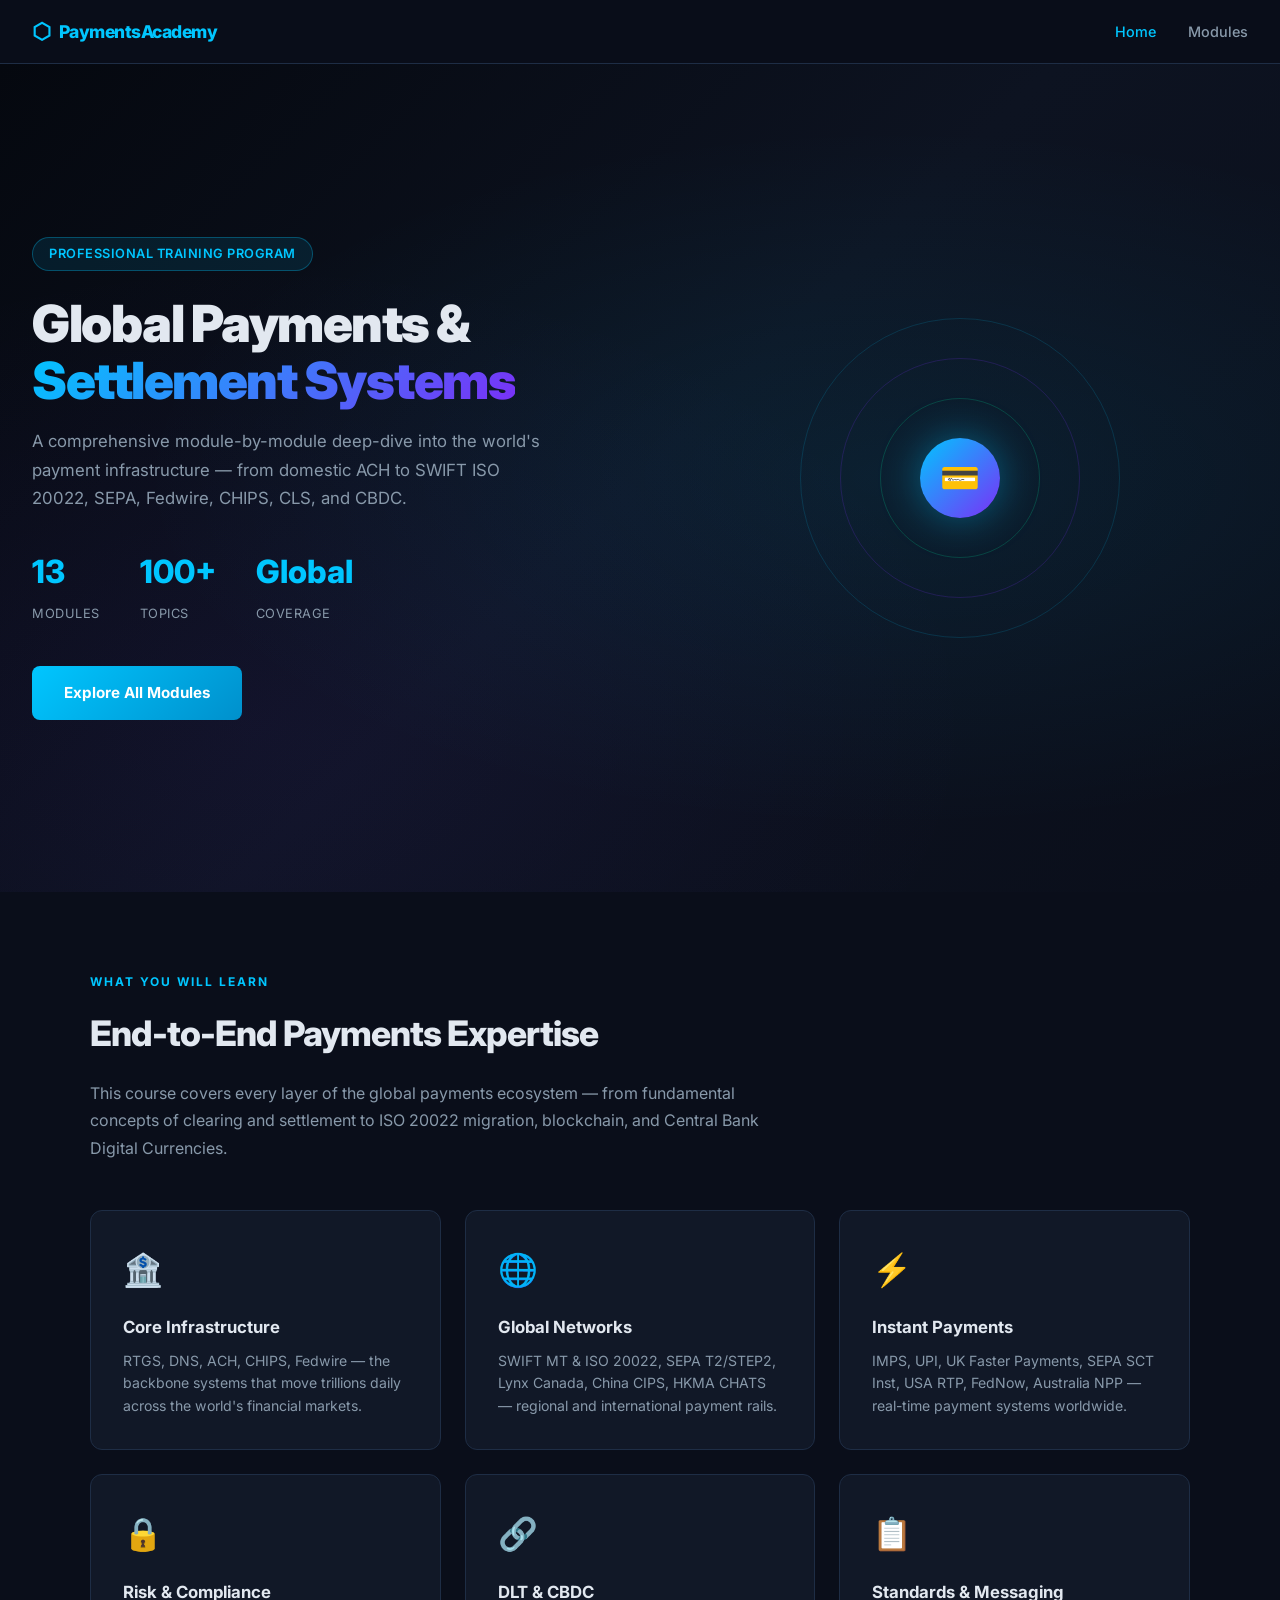
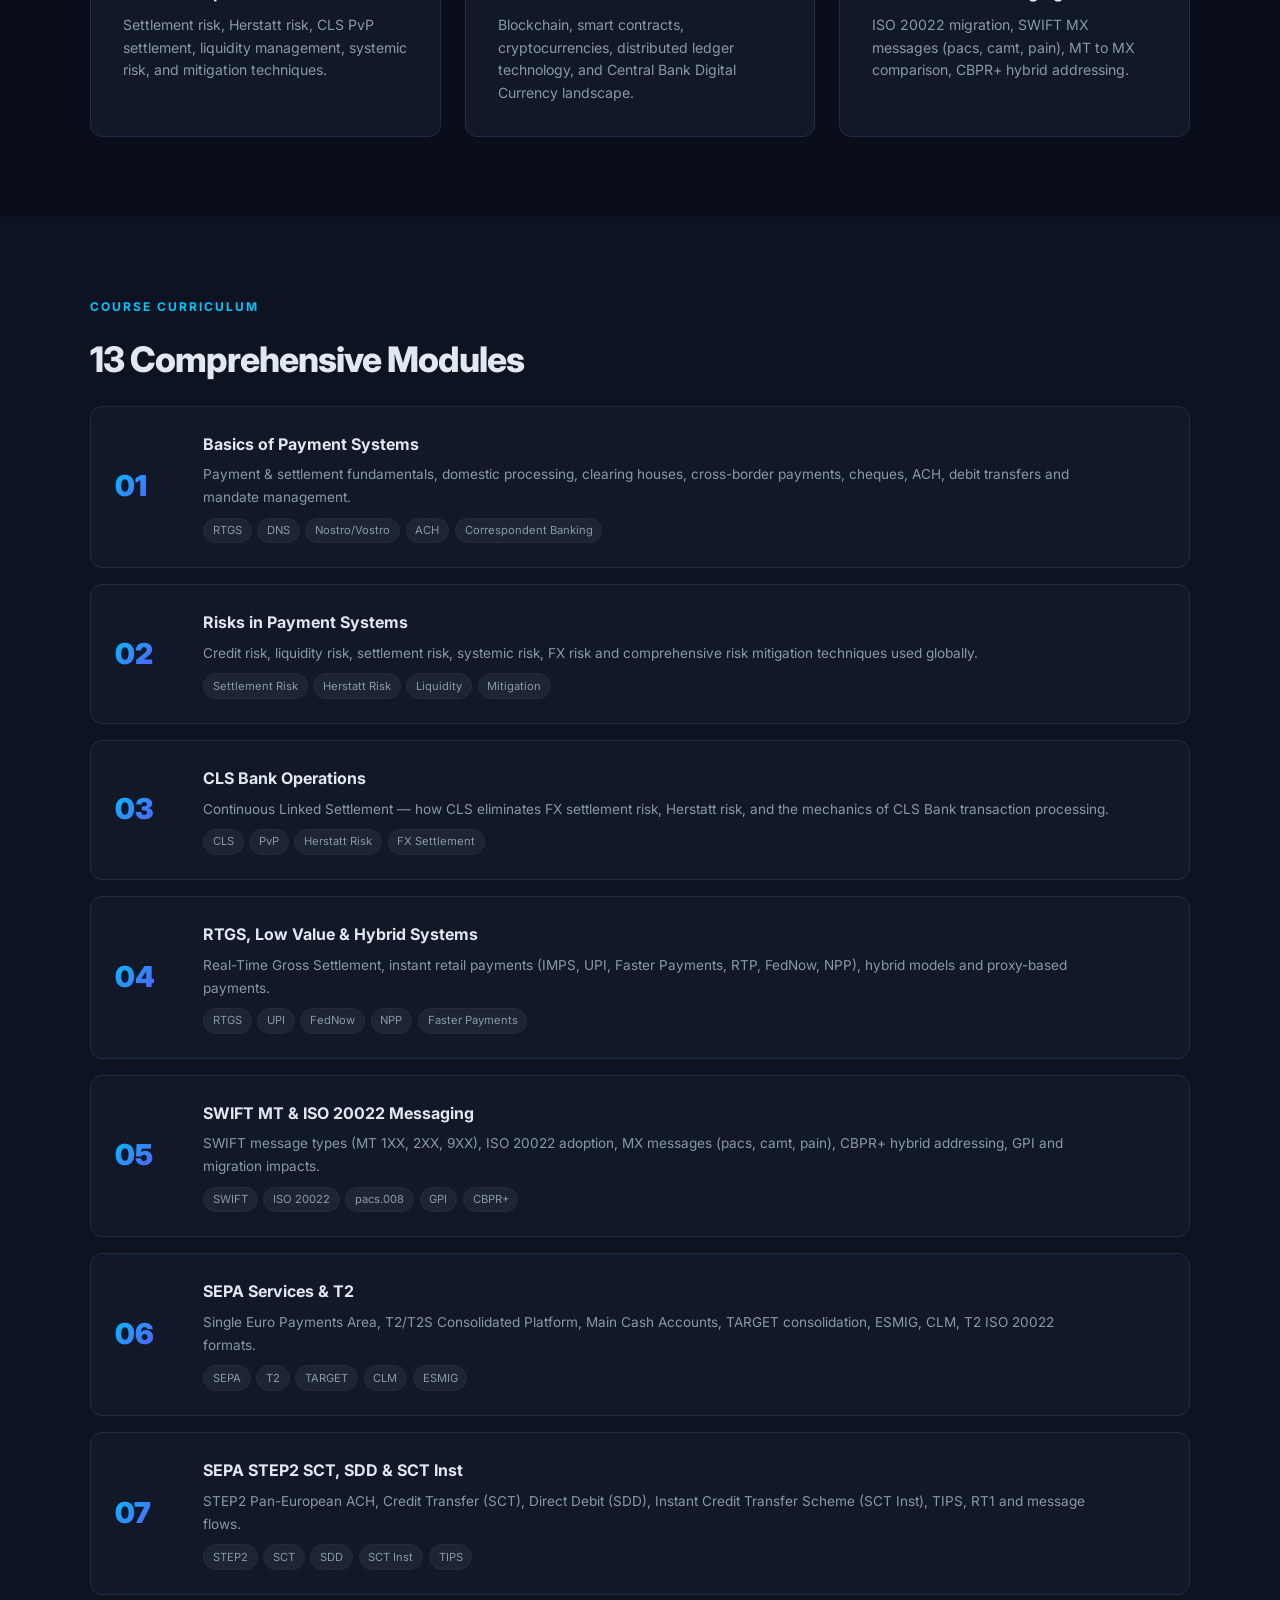
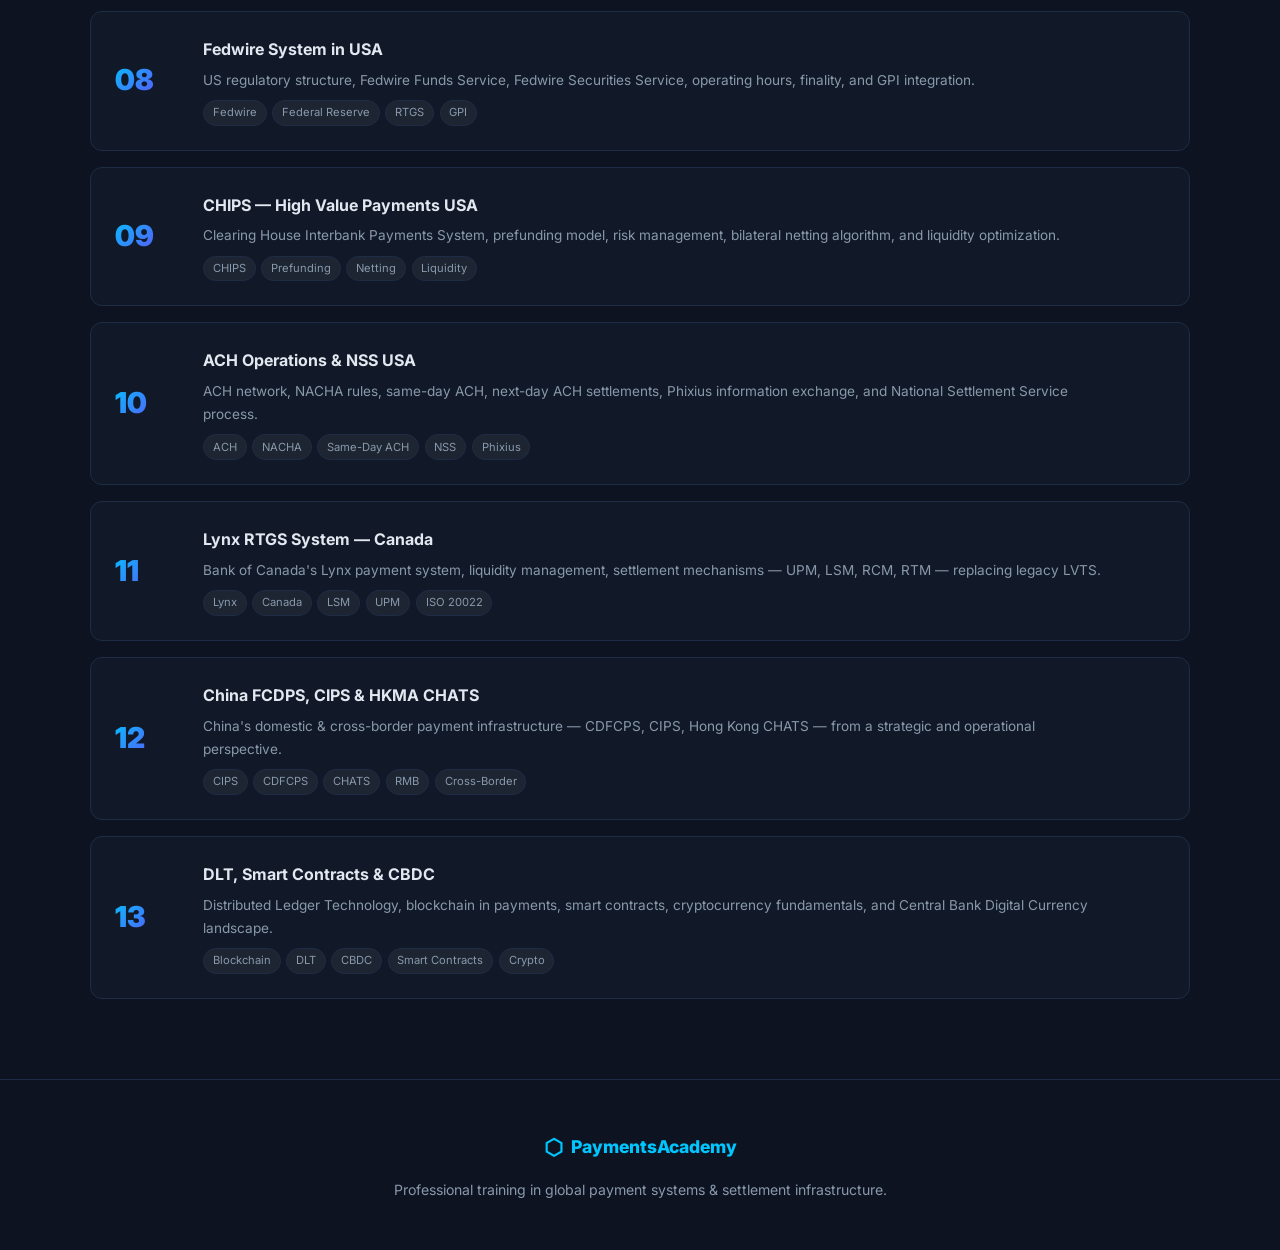
<file: index.html>
<!DOCTYPE html>
<html lang="en">
<head>
  <meta charset="UTF-8" /><meta name="viewport" content="width=device-width, initial-scale=1.0" />
  <title>Payments Academy — Global Payments Training</title>
  <link rel="stylesheet" href="styles.css" />
</head>
<body>
<nav class="navbar" id="navbar">
  <div class="nav-inner">
    <a href="index.html" class="nav-logo"><span class="logo-icon">⬡</span>PaymentsAcademy</a>
    <button class="hamburger" id="hamburger">&#9776;</button>
    <ul class="nav-links" id="nav-links">
      <li><a href="index.html" class="active">Home</a></li>
      <li><a href="modules.html">Modules</a></li>
    </ul>
  </div>
</nav>

<header class="hero">
  <div class="hero-inner">
    <div class="hero-content">
      <div class="hero-badge">Professional Training Program</div>
      <h1>Global Payments &amp;<br/><span>Settlement Systems</span></h1>
      <p class="hero-sub">A comprehensive module-by-module deep-dive into the world's payment infrastructure — from domestic ACH to SWIFT ISO 20022, SEPA, Fedwire, CHIPS, CLS, and CBDC.</p>
      <div class="hero-stats">
        <div class="stat"><span class="stat-num">13</span><span class="stat-label">Modules</span></div>
        <div class="stat"><span class="stat-num">100+</span><span class="stat-label">Topics</span></div>
        <div class="stat"><span class="stat-num">Global</span><span class="stat-label">Coverage</span></div>
      </div>
      <a href="modules.html" class="btn-primary">Explore All Modules</a>
    </div>
    <div class="hero-visual">
      <div class="globe-wrap">
        <div class="globe-ring ring1"></div>
        <div class="globe-ring ring2"></div>
        <div class="globe-ring ring3"></div>
        <div class="globe-center">💳</div>
      </div>
    </div>
  </div>
</header>

<section class="section">
  <div class="container">
    <div class="section-label">What You Will Learn</div>
    <h2 class="section-title">End-to-End Payments Expertise</h2>
    <p class="section-desc">This course covers every layer of the global payments ecosystem — from fundamental concepts of clearing and settlement to ISO 20022 migration, blockchain, and Central Bank Digital Currencies.</p>
    <div class="overview-grid">
      <div class="overview-card fade-in"><div class="ov-icon">🏦</div><h3>Core Infrastructure</h3><p>RTGS, DNS, ACH, CHIPS, Fedwire — the backbone systems that move trillions daily across the world's financial markets.</p></div>
      <div class="overview-card fade-in"><div class="ov-icon">🌐</div><h3>Global Networks</h3><p>SWIFT MT &amp; ISO 20022, SEPA T2/STEP2, Lynx Canada, China CIPS, HKMA CHATS — regional and international payment rails.</p></div>
      <div class="overview-card fade-in"><div class="ov-icon">⚡</div><h3>Instant Payments</h3><p>IMPS, UPI, UK Faster Payments, SEPA SCT Inst, USA RTP, FedNow, Australia NPP — real-time payment systems worldwide.</p></div>
      <div class="overview-card fade-in"><div class="ov-icon">🔒</div><h3>Risk &amp; Compliance</h3><p>Settlement risk, Herstatt risk, CLS PvP settlement, liquidity management, systemic risk, and mitigation techniques.</p></div>
      <div class="overview-card fade-in"><div class="ov-icon">🔗</div><h3>DLT &amp; CBDC</h3><p>Blockchain, smart contracts, cryptocurrencies, distributed ledger technology, and Central Bank Digital Currency landscape.</p></div>
      <div class="overview-card fade-in"><div class="ov-icon">📋</div><h3>Standards &amp; Messaging</h3><p>ISO 20022 migration, SWIFT MX messages (pacs, camt, pain), MT to MX comparison, CBPR+ hybrid addressing.</p></div>
    </div>
  </div>
</section>

<section class="section alt">
  <div class="container">
    <div class="section-label">Course Curriculum</div>
    <h2 class="section-title">13 Comprehensive Modules</h2>
    <div class="modules-grid">
      <a href="module1.html" class="module-card fade-in" ><div class="mc-num">01</div><div class="mc-body"><h3>Basics of Payment Systems</h3><p>Payment &amp; settlement fundamentals, domestic processing, clearing houses, cross-border payments, cheques, ACH, debit transfers and mandate management.</p><div class="mc-tags"><span>RTGS</span><span>DNS</span><span>Nostro/Vostro</span><span>ACH</span><span>Correspondent Banking</span></div></div><div class="mc-arrow">→</div></a>
      <a href="module2.html" class="module-card fade-in"><div class="mc-num">02</div><div class="mc-body"><h3>Risks in Payment Systems</h3><p>Credit risk, liquidity risk, settlement risk, systemic risk, FX risk and comprehensive risk mitigation techniques used globally.</p><div class="mc-tags"><span>Settlement Risk</span><span>Herstatt Risk</span><span>Liquidity</span><span>Mitigation</span></div></div><div class="mc-arrow">→</div></a>
      <a href="module3.html" class="module-card fade-in"><div class="mc-num">03</div><div class="mc-body"><h3>CLS Bank Operations</h3><p>Continuous Linked Settlement — how CLS eliminates FX settlement risk, Herstatt risk, and the mechanics of CLS Bank transaction processing.</p><div class="mc-tags"><span>CLS</span><span>PvP</span><span>Herstatt Risk</span><span>FX Settlement</span></div></div><div class="mc-arrow">→</div></a>
      <a href="module4.html" class="module-card fade-in"><div class="mc-num">04</div><div class="mc-body"><h3>RTGS, Low Value &amp; Hybrid Systems</h3><p>Real-Time Gross Settlement, instant retail payments (IMPS, UPI, Faster Payments, RTP, FedNow, NPP), hybrid models and proxy-based payments.</p><div class="mc-tags"><span>RTGS</span><span>UPI</span><span>FedNow</span><span>NPP</span><span>Faster Payments</span></div></div><div class="mc-arrow">→</div></a>
      <a href="module5.html" class="module-card fade-in"><div class="mc-num">05</div><div class="mc-body"><h3>SWIFT MT &amp; ISO 20022 Messaging</h3><p>SWIFT message types (MT 1XX, 2XX, 9XX), ISO 20022 adoption, MX messages (pacs, camt, pain), CBPR+ hybrid addressing, GPI and migration impacts.</p><div class="mc-tags"><span>SWIFT</span><span>ISO 20022</span><span>pacs.008</span><span>GPI</span><span>CBPR+</span></div></div><div class="mc-arrow">→</div></a>
      <a href="module6.html" class="module-card fade-in"><div class="mc-num">06</div><div class="mc-body"><h3>SEPA Services &amp; T2</h3><p>Single Euro Payments Area, T2/T2S Consolidated Platform, Main Cash Accounts, TARGET consolidation, ESMIG, CLM, T2 ISO 20022 formats.</p><div class="mc-tags"><span>SEPA</span><span>T2</span><span>TARGET</span><span>CLM</span><span>ESMIG</span></div></div><div class="mc-arrow">→</div></a>
      <a href="module7.html" class="module-card fade-in"><div class="mc-num">07</div><div class="mc-body"><h3>SEPA STEP2 SCT, SDD &amp; SCT Inst</h3><p>STEP2 Pan-European ACH, Credit Transfer (SCT), Direct Debit (SDD), Instant Credit Transfer Scheme (SCT Inst), TIPS, RT1 and message flows.</p><div class="mc-tags"><span>STEP2</span><span>SCT</span><span>SDD</span><span>SCT Inst</span><span>TIPS</span></div></div><div class="mc-arrow">→</div></a>
      <a href="module8.html" class="module-card fade-in"><div class="mc-num">08</div><div class="mc-body"><h3>Fedwire System in USA</h3><p>US regulatory structure, Fedwire Funds Service, Fedwire Securities Service, operating hours, finality, and GPI integration.</p><div class="mc-tags"><span>Fedwire</span><span>Federal Reserve</span><span>RTGS</span><span>GPI</span></div></div><div class="mc-arrow">→</div></a>
      <a href="module9.html" class="module-card fade-in"><div class="mc-num">09</div><div class="mc-body"><h3>CHIPS — High Value Payments USA</h3><p>Clearing House Interbank Payments System, prefunding model, risk management, bilateral netting algorithm, and liquidity optimization.</p><div class="mc-tags"><span>CHIPS</span><span>Prefunding</span><span>Netting</span><span>Liquidity</span></div></div><div class="mc-arrow">→</div></a>
      <a href="module10.html" class="module-card fade-in"><div class="mc-num">10</div><div class="mc-body"><h3>ACH Operations &amp; NSS USA</h3><p>ACH network, NACHA rules, same-day ACH, next-day ACH settlements, Phixius information exchange, and National Settlement Service process.</p><div class="mc-tags"><span>ACH</span><span>NACHA</span><span>Same-Day ACH</span><span>NSS</span><span>Phixius</span></div></div><div class="mc-arrow">→</div></a>
      <a href="module11.html" class="module-card fade-in"><div class="mc-num">11</div><div class="mc-body"><h3>Lynx RTGS System — Canada</h3><p>Bank of Canada's Lynx payment system, liquidity management, settlement mechanisms — UPM, LSM, RCM, RTM — replacing legacy LVTS.</p><div class="mc-tags"><span>Lynx</span><span>Canada</span><span>LSM</span><span>UPM</span><span>ISO 20022</span></div></div><div class="mc-arrow">→</div></a>
      <a href="module12.html" class="module-card fade-in"><div class="mc-num">12</div><div class="mc-body"><h3>China FCDPS, CIPS &amp; HKMA CHATS</h3><p>China's domestic &amp; cross-border payment infrastructure — CDFCPS, CIPS, Hong Kong CHATS — from a strategic and operational perspective.</p><div class="mc-tags"><span>CIPS</span><span>CDFCPS</span><span>CHATS</span><span>RMB</span><span>Cross-Border</span></div></div><div class="mc-arrow">→</div></a>
      <a href="module13.html" class="module-card fade-in"><div class="mc-num">13</div><div class="mc-body"><h3>DLT, Smart Contracts &amp; CBDC</h3><p>Distributed Ledger Technology, blockchain in payments, smart contracts, cryptocurrency fundamentals, and Central Bank Digital Currency landscape.</p><div class="mc-tags"><span>Blockchain</span><span>DLT</span><span>CBDC</span><span>Smart Contracts</span><span>Crypto</span></div></div><div class="mc-arrow">→</div></a>
    </div>
  </div>
</section>

<footer class="footer">
  <div class="footer-inner">
    <div class="footer-brand"><span class="logo-icon">⬡</span>PaymentsAcademy</div>
    <p>Professional training in global payment systems &amp; settlement infrastructure.</p>
  </div>
</footer>
<script src="main.js"></script>
</body>
</html>
</file>
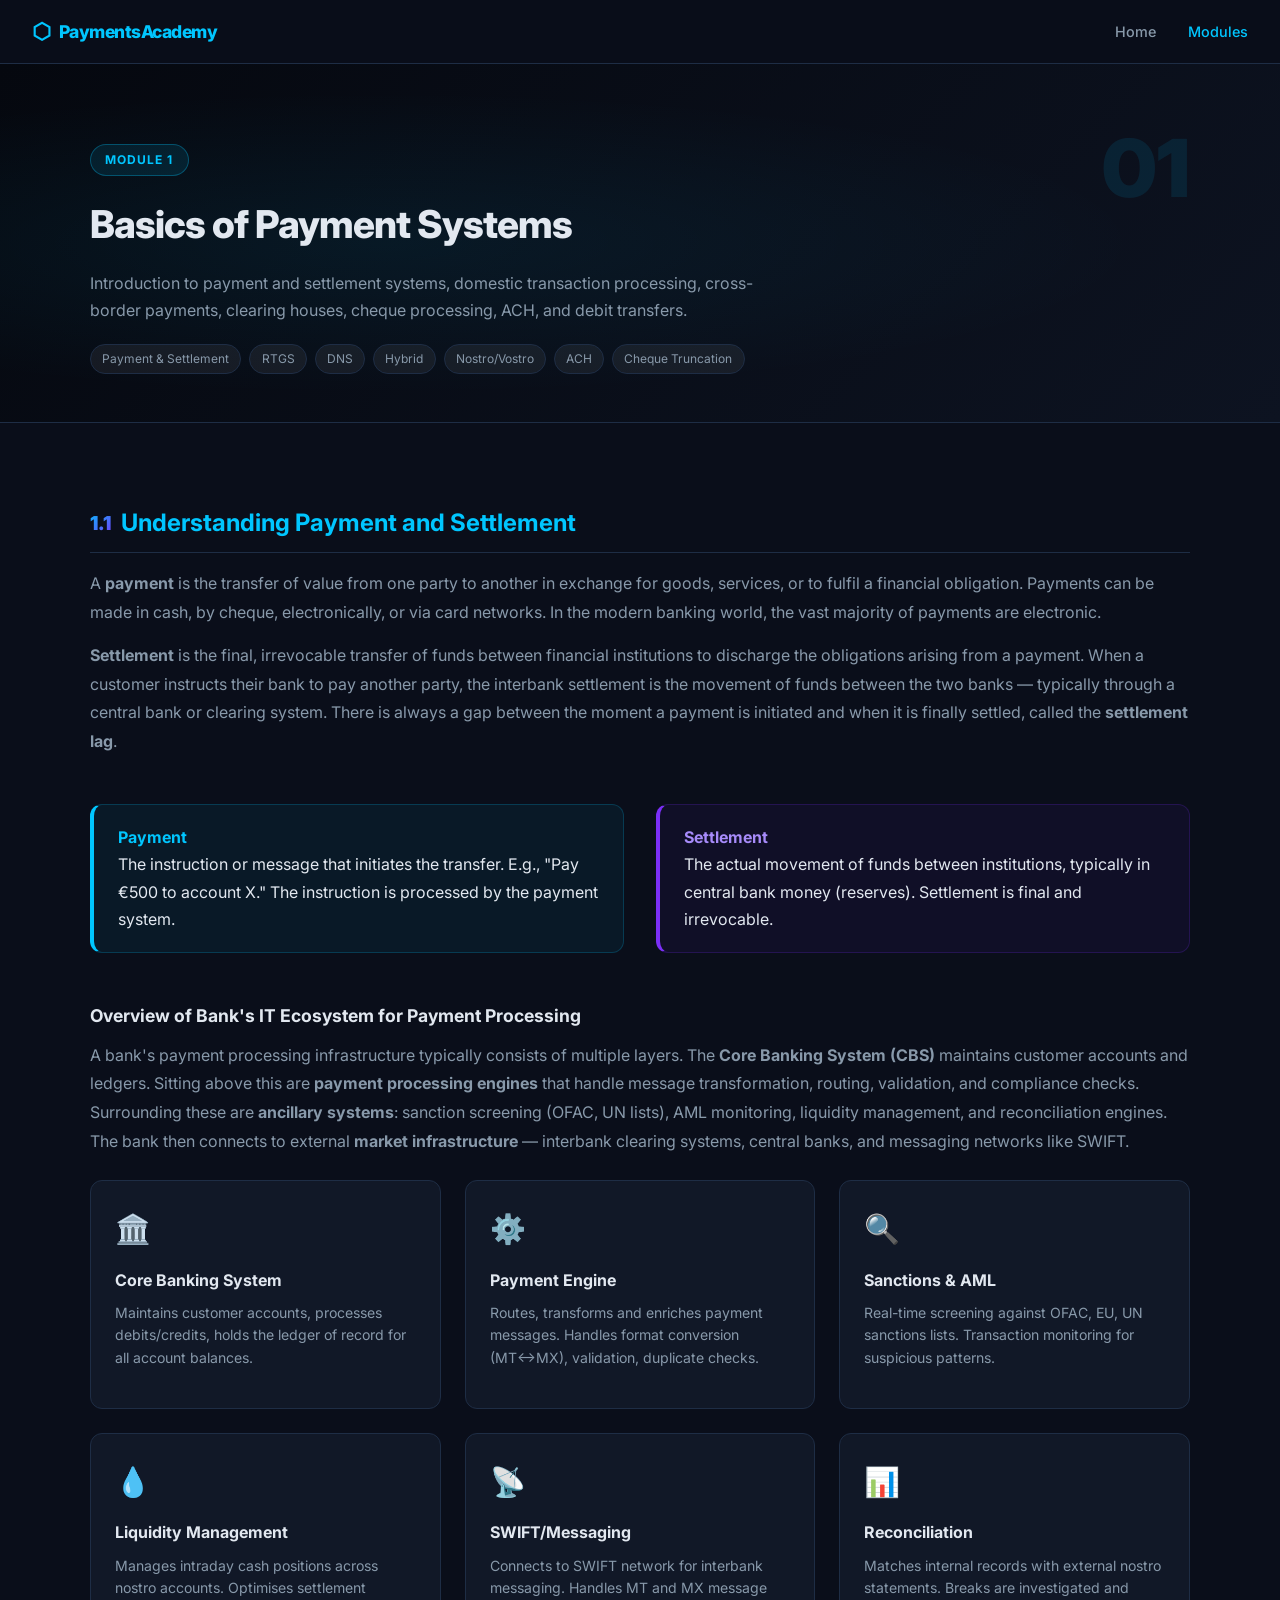
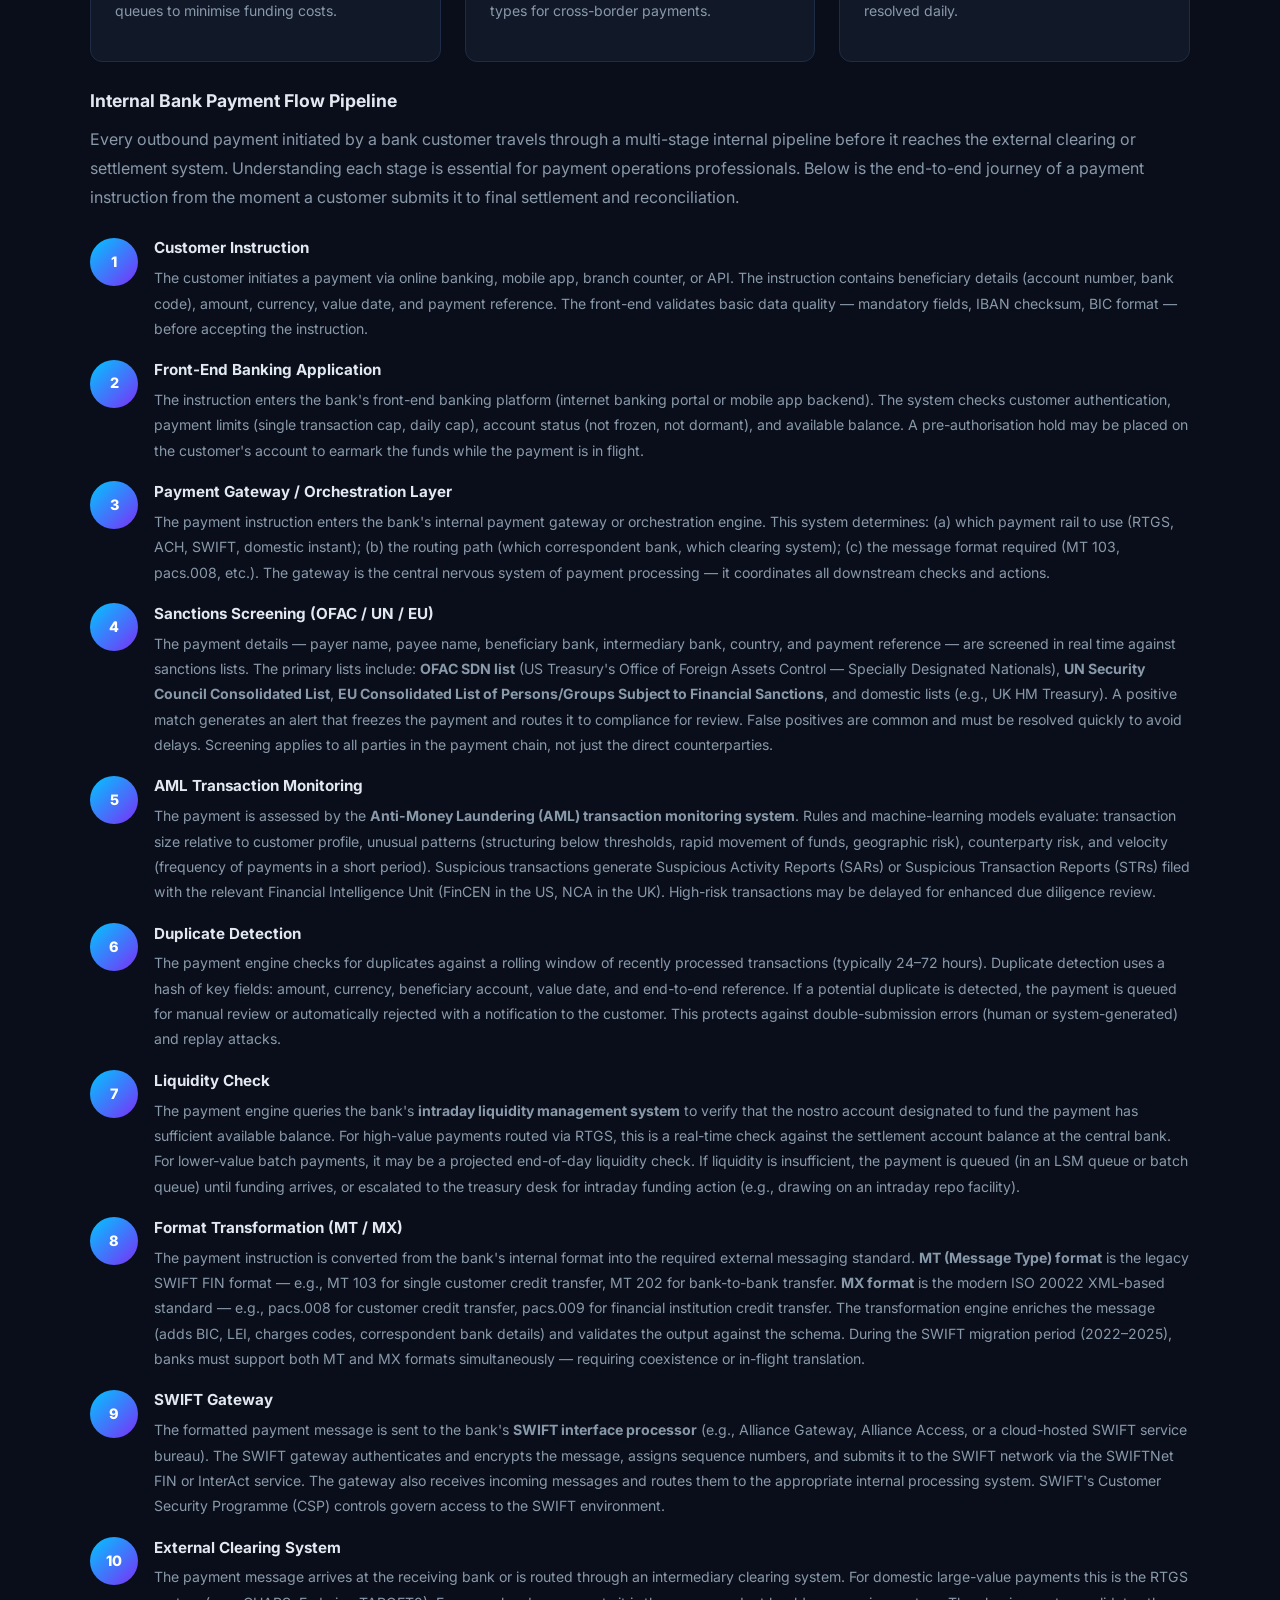
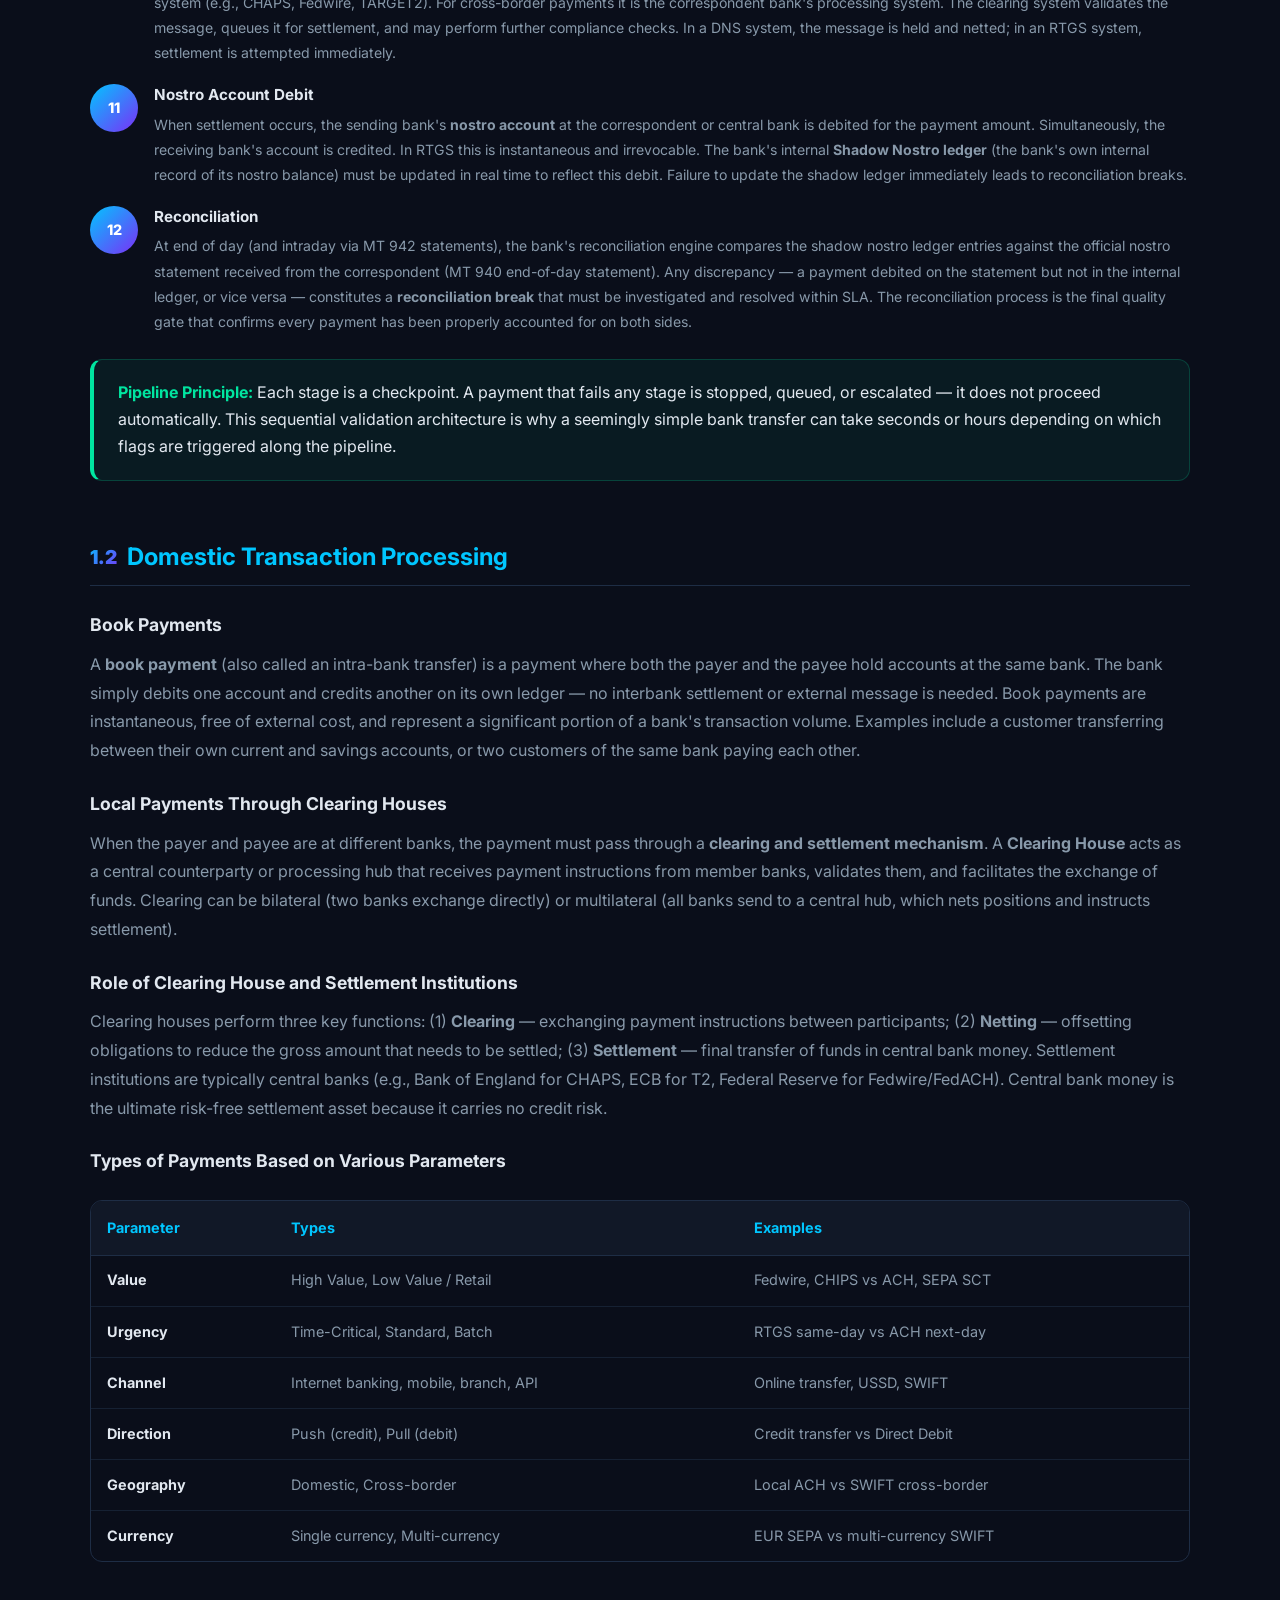
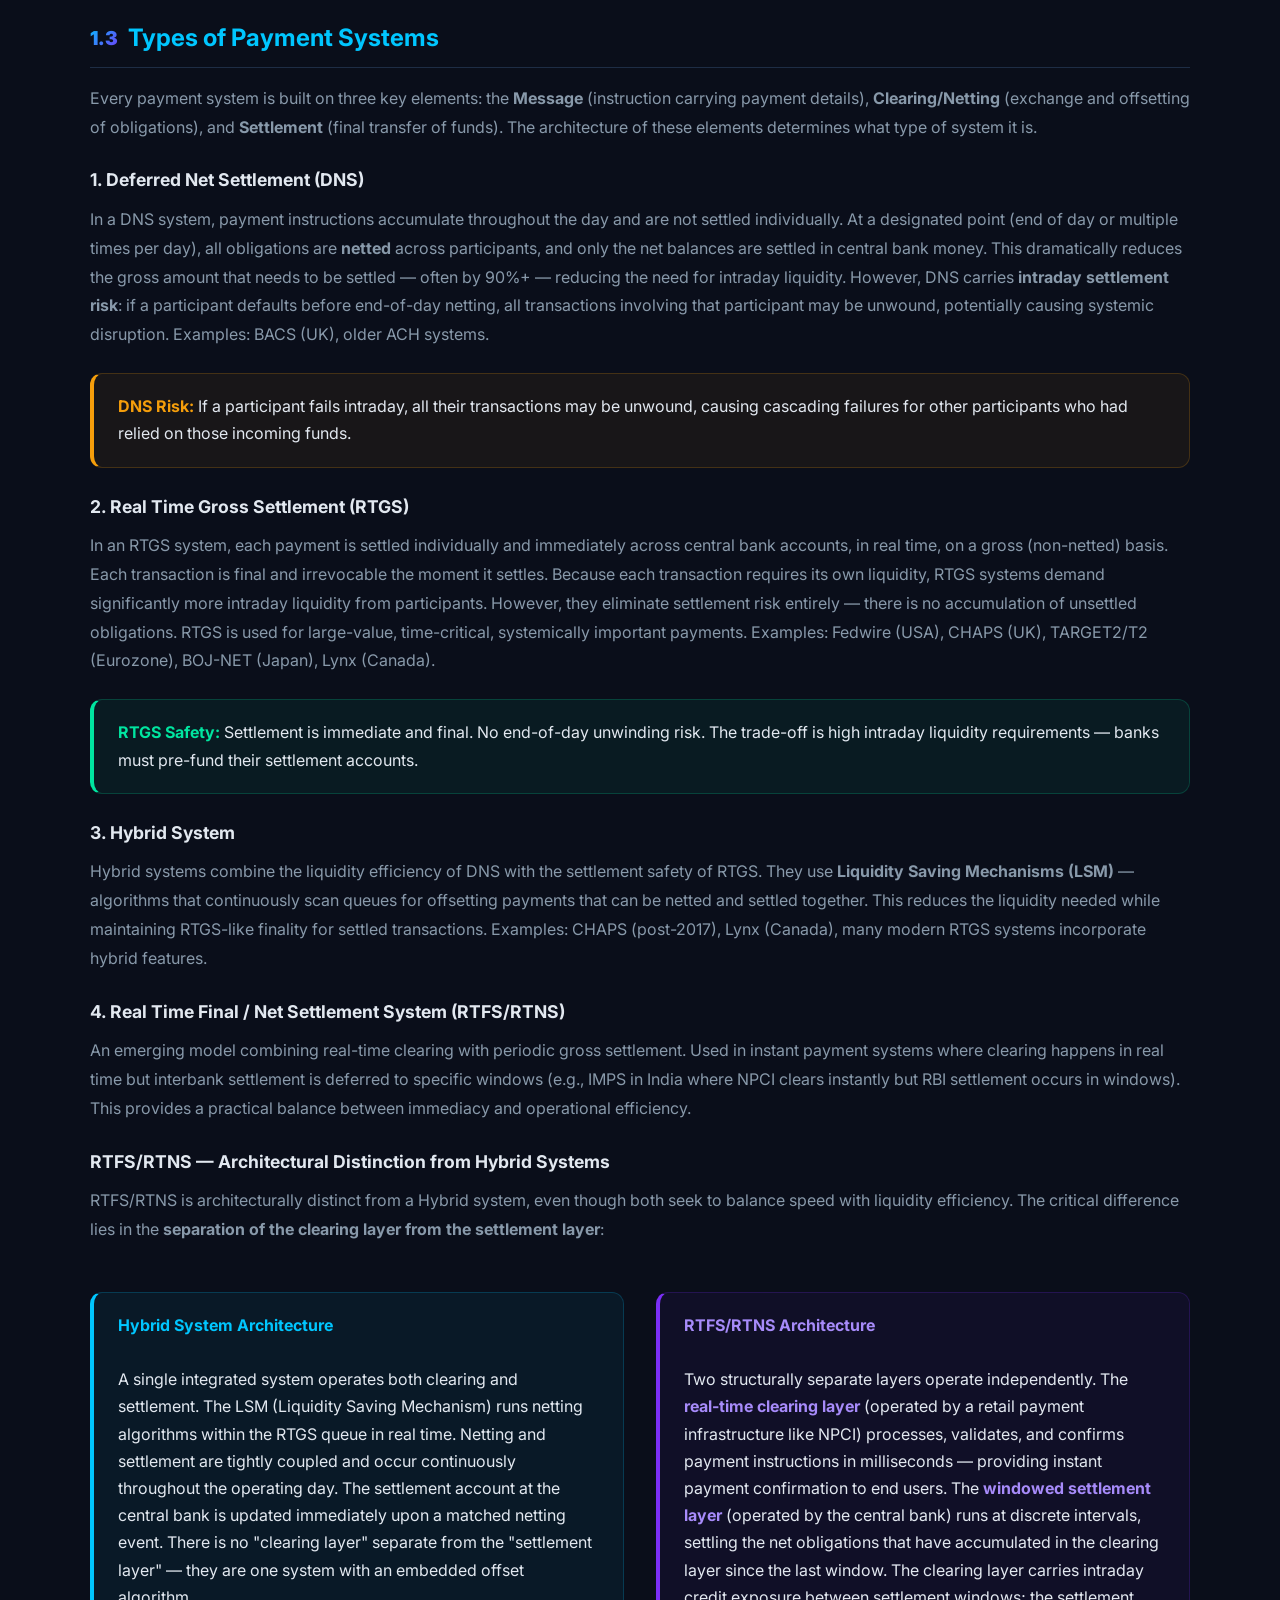
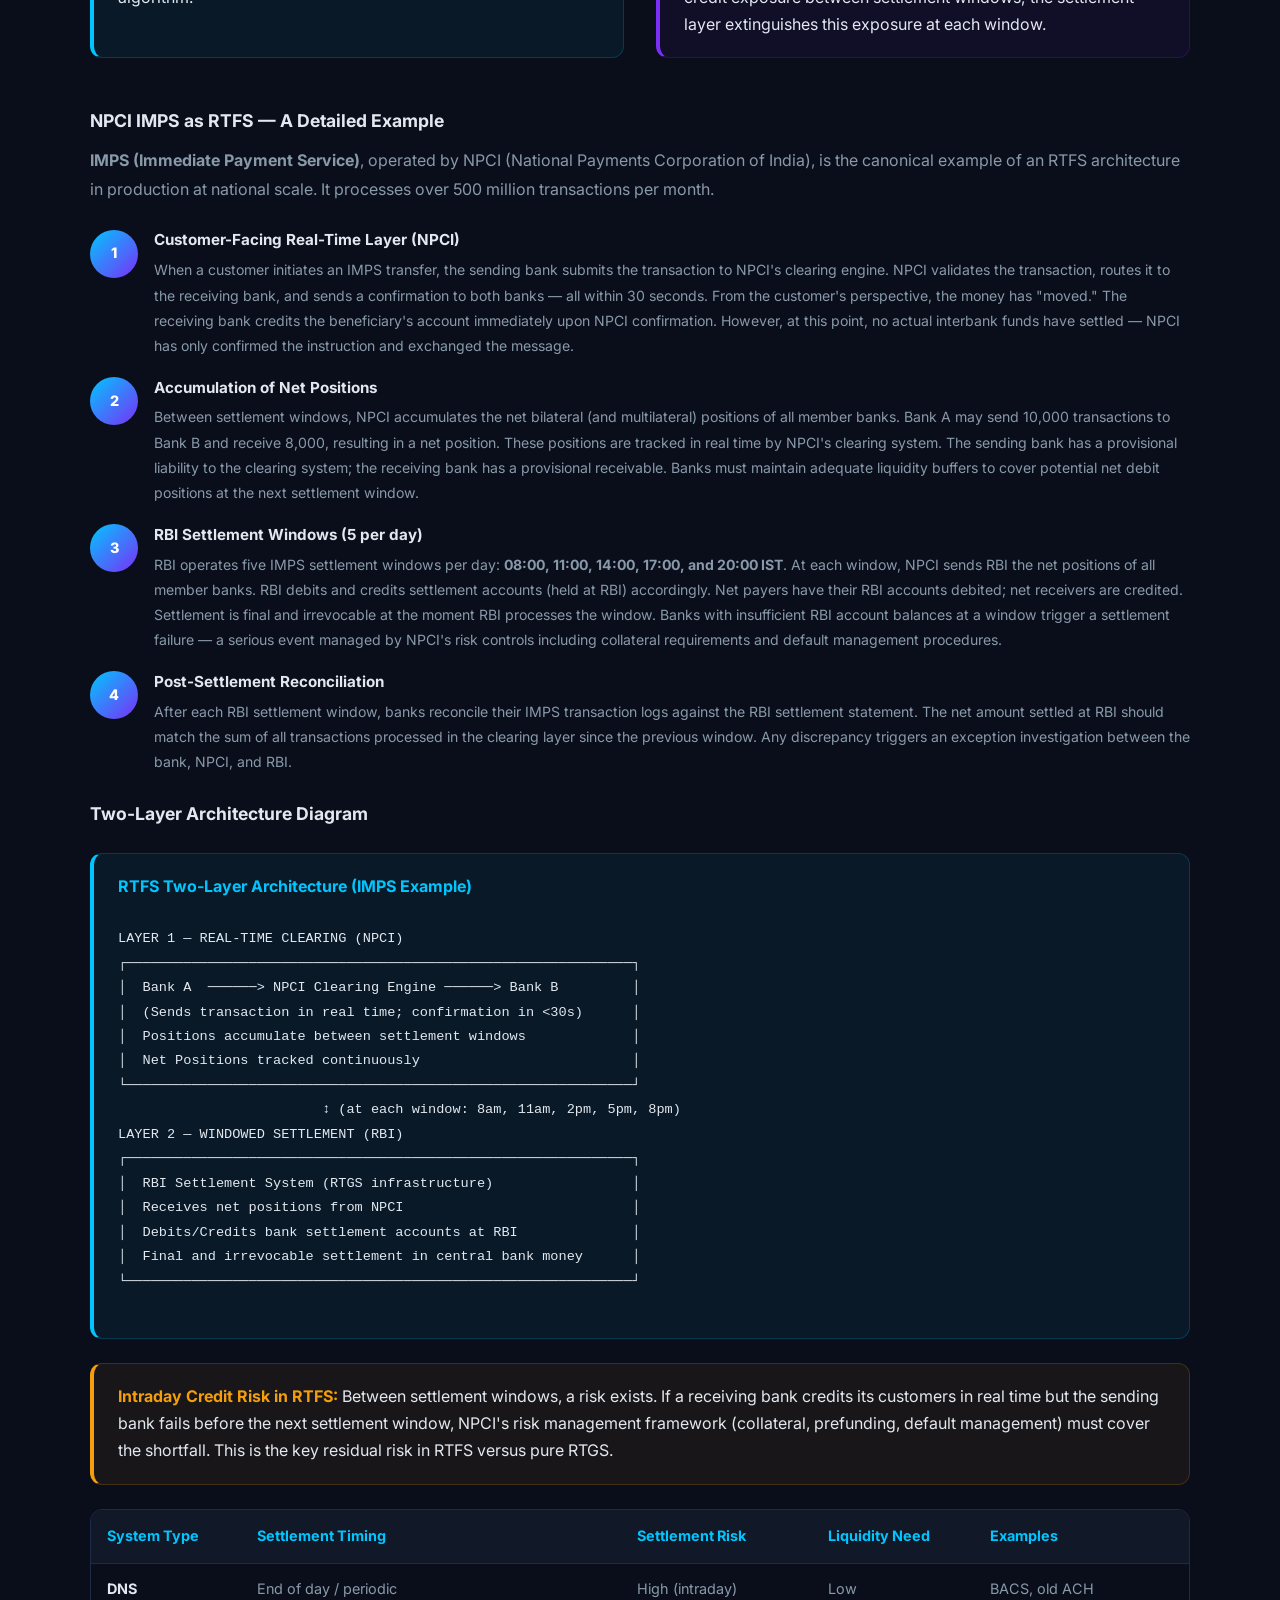
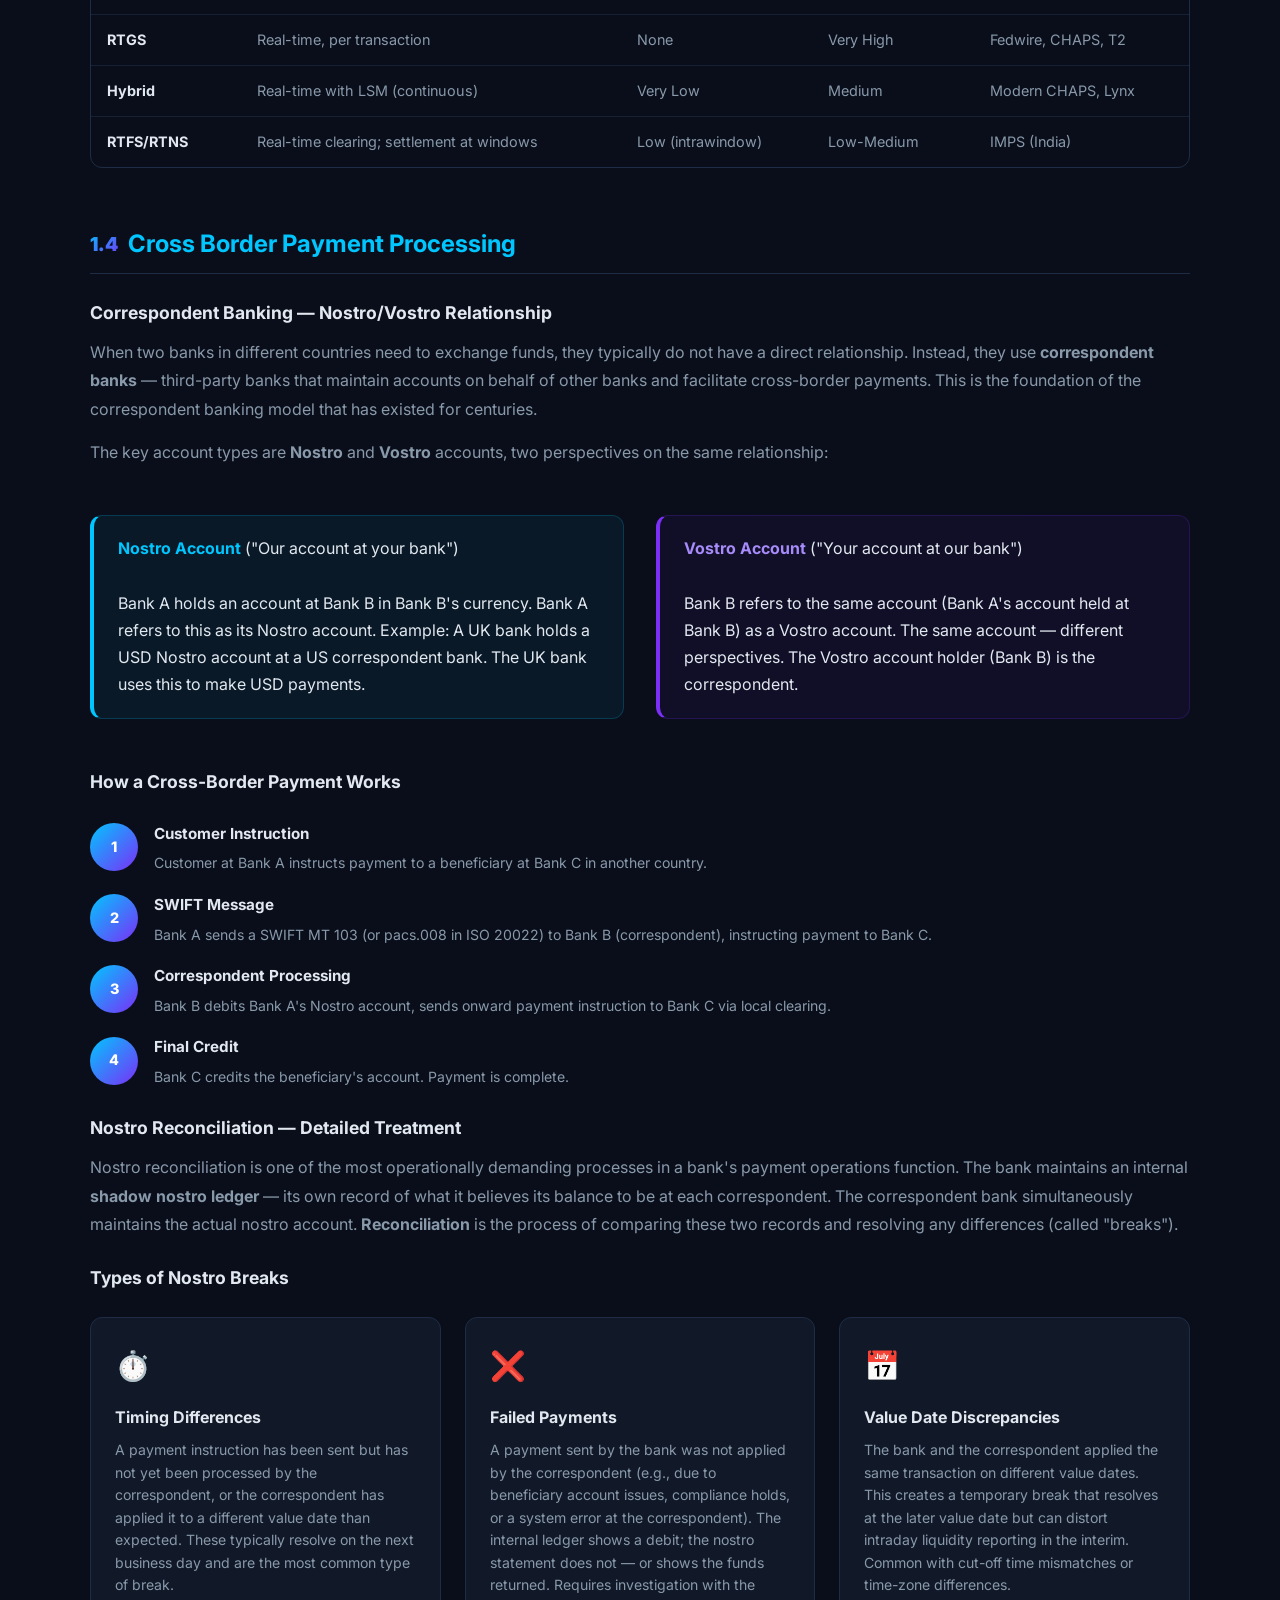
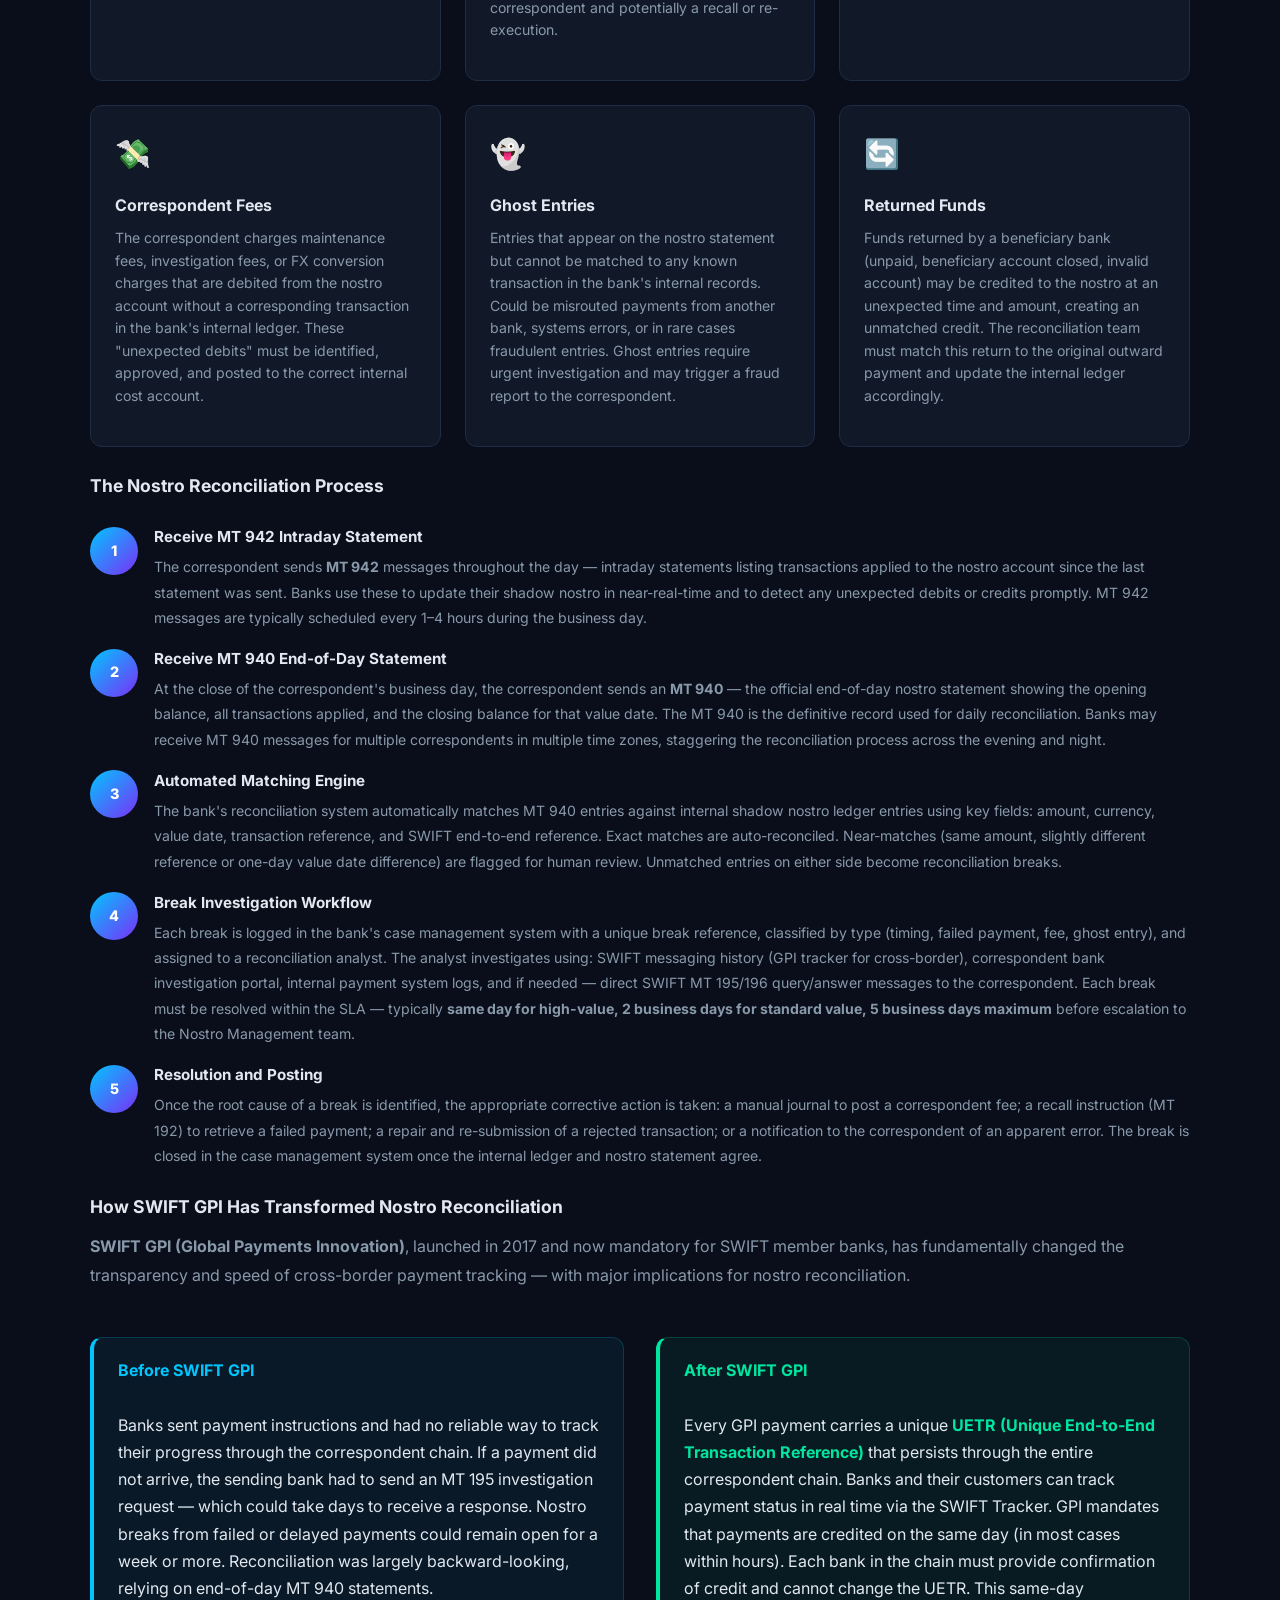
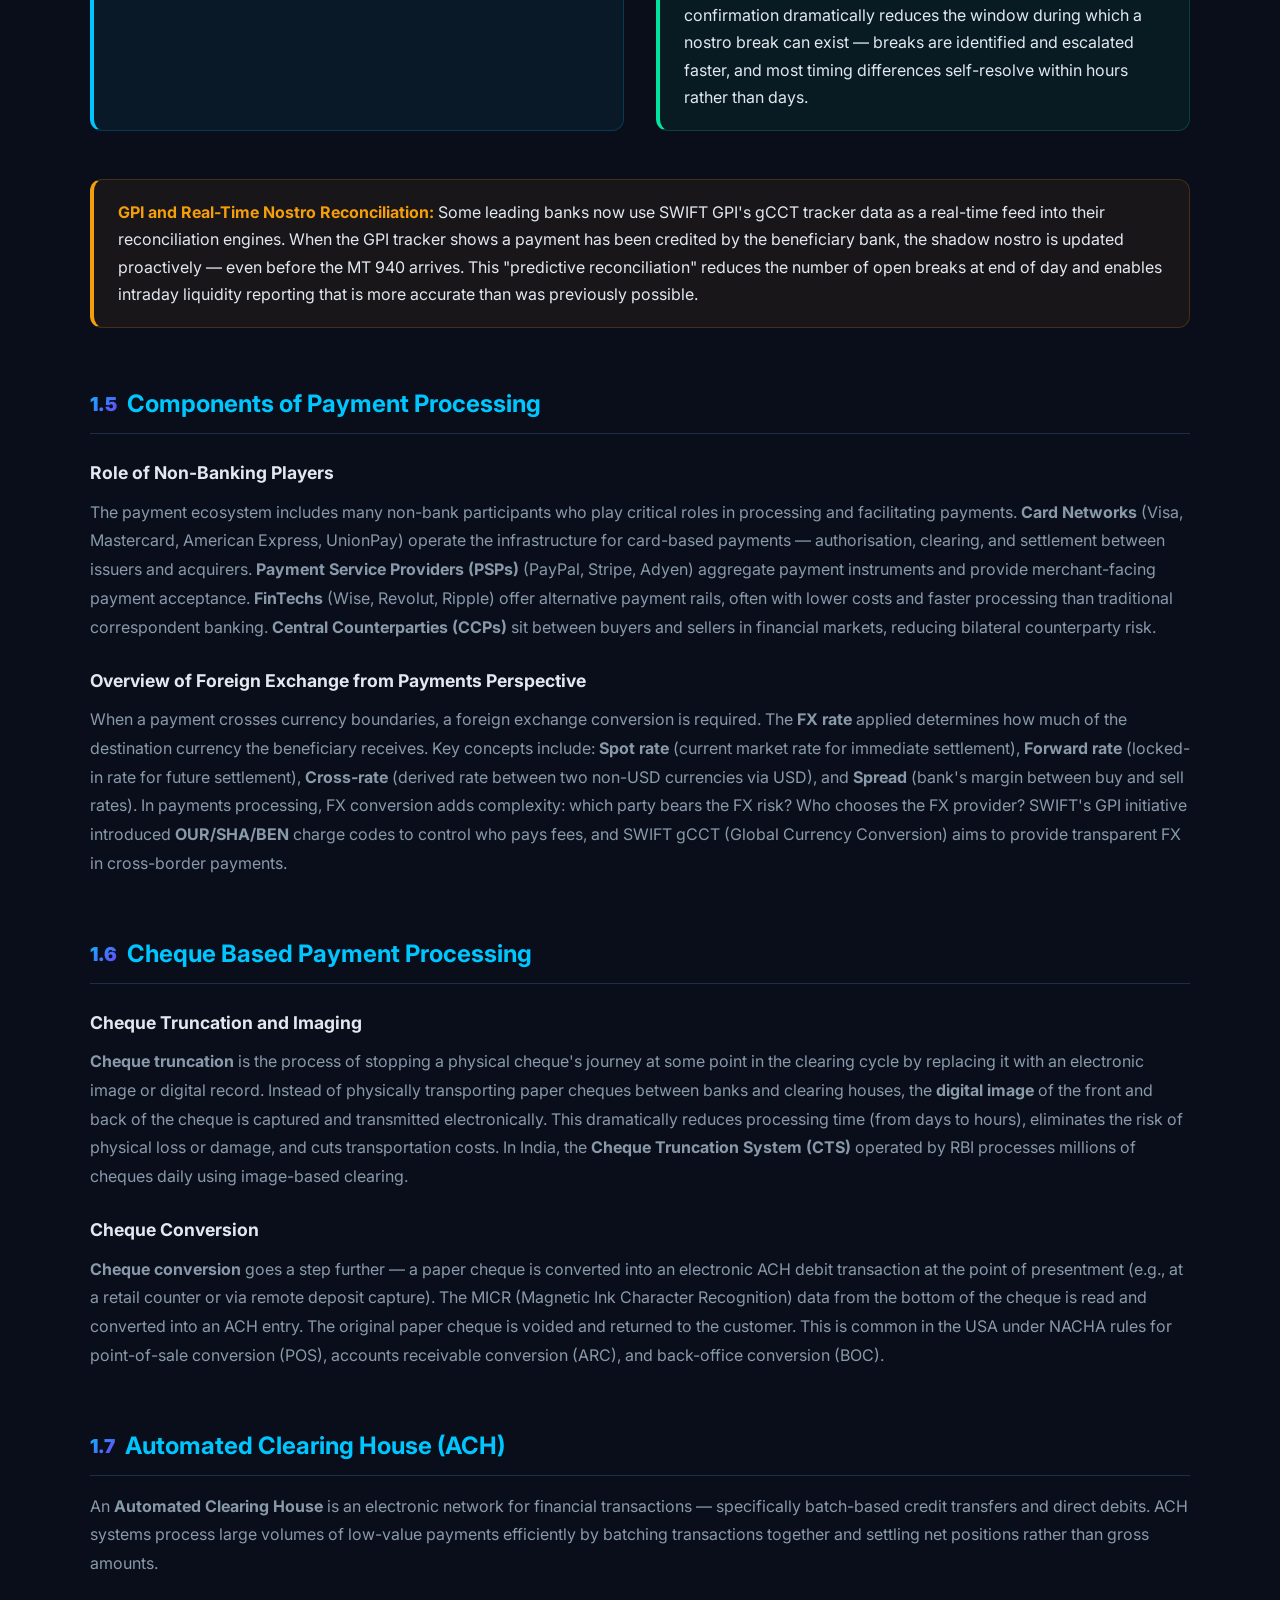
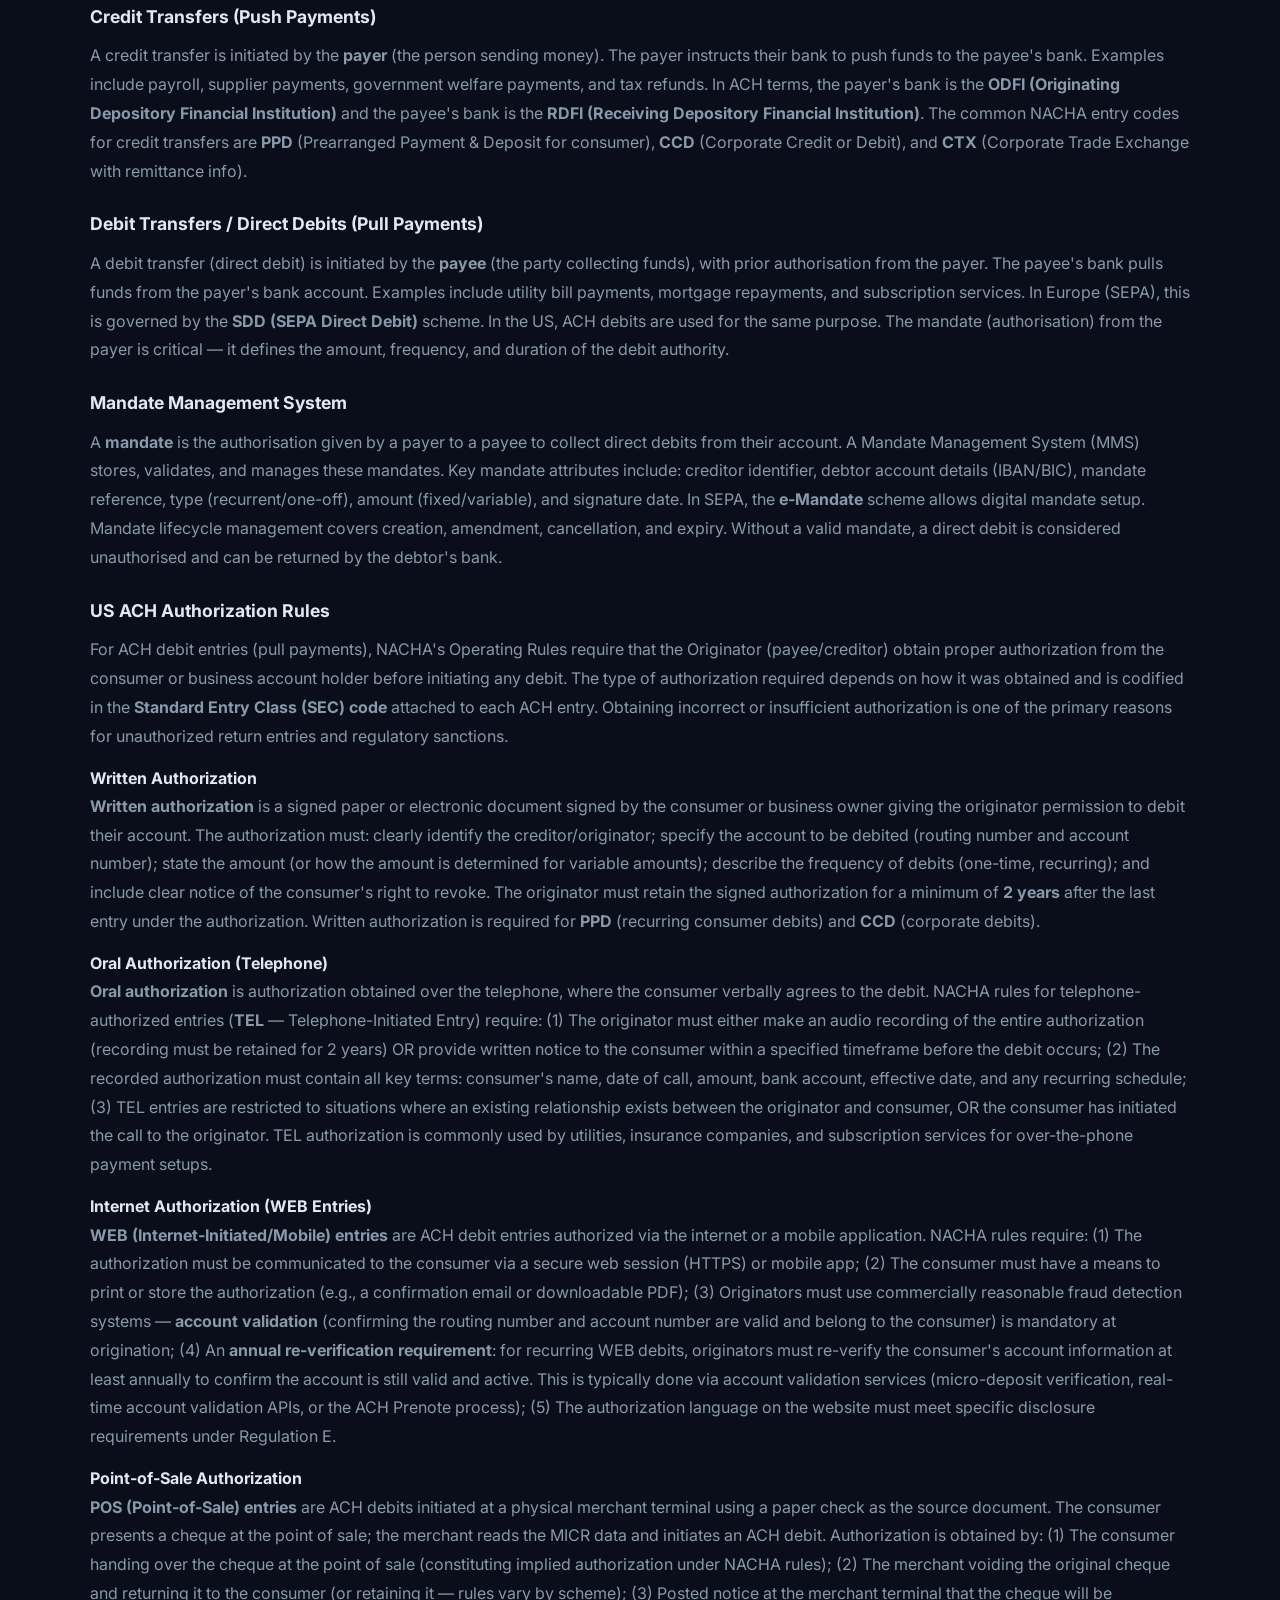
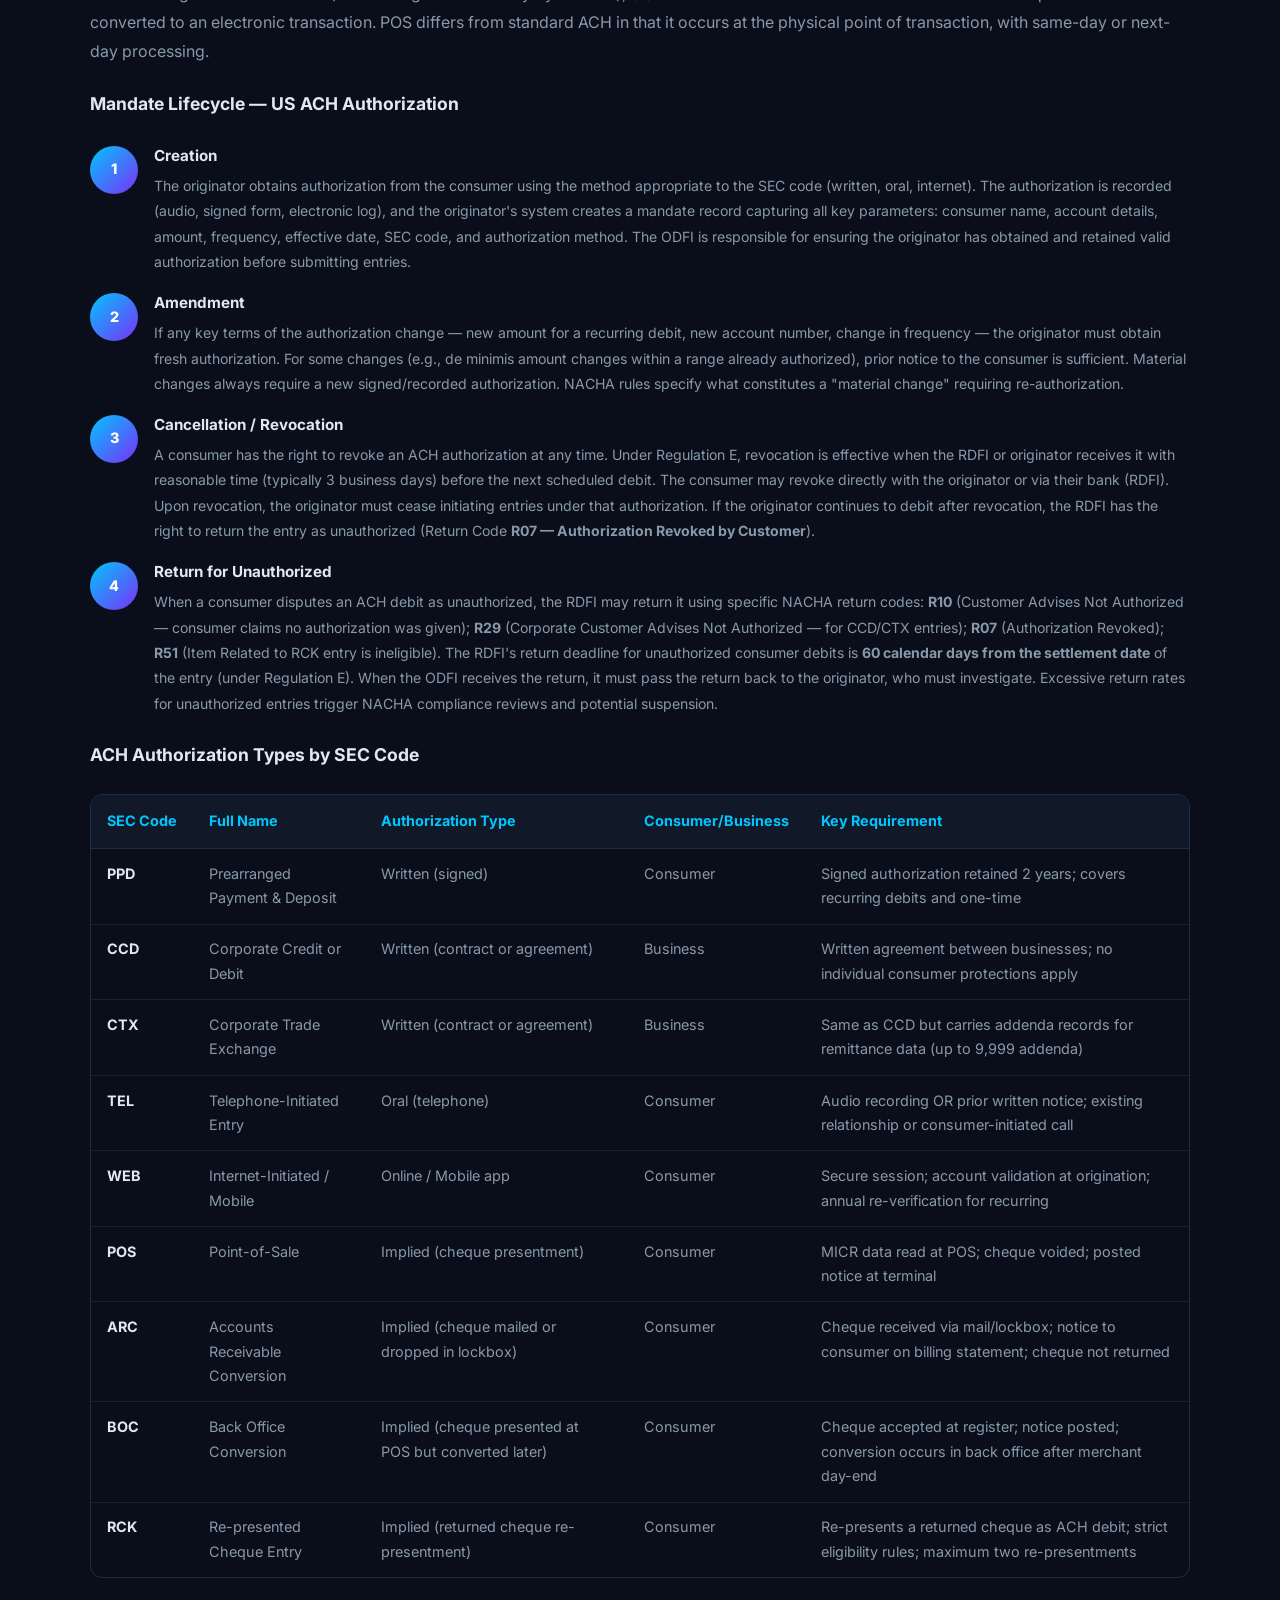
<file: module1.html>
<!DOCTYPE html>
<html lang="en">
<head>
  <meta charset="UTF-8" /><meta name="viewport" content="width=device-width, initial-scale=1.0" />
  <title>Module 1: Basics of Payment Systems — PaymentsAcademy</title>
  <link rel="stylesheet" href="styles.css" />
</head>
<body>
<nav class="navbar" id="navbar">
  <div class="nav-inner">
    <a href="index.html" class="nav-logo"><span class="logo-icon">⬡</span>PaymentsAcademy</a>
    <button class="hamburger" id="hamburger">&#9776;</button>
    <ul class="nav-links" id="nav-links">
      <li><a href="index.html">Home</a></li>
      <li><a href="modules.html" class="active">Modules</a></li>
    </ul>
  </div>
</nav>

<div class="module-hero">
  <div class="module-hero-inner">
    <div class="module-num">01</div>
    <div class="module-tag">Module 1</div>
    <h1>Basics of Payment Systems</h1>
    <p>Introduction to payment and settlement systems, domestic transaction processing, cross-border payments, clearing houses, cheque processing, ACH, and debit transfers.</p>
    <div class="module-tags"><span>Payment &amp; Settlement</span><span>RTGS</span><span>DNS</span><span>Hybrid</span><span>Nostro/Vostro</span><span>ACH</span><span>Cheque Truncation</span></div>
  </div>
</div>

<section class="section">
  <div class="container">

    <!-- 1.1 -->
    <div class="topic-section fade-in">
      <h2><span class="t-num">1.1</span> Understanding Payment and Settlement</h2>
      <p>A <strong>payment</strong> is the transfer of value from one party to another in exchange for goods, services, or to fulfil a financial obligation. Payments can be made in cash, by cheque, electronically, or via card networks. In the modern banking world, the vast majority of payments are electronic.</p>
      <p><strong>Settlement</strong> is the final, irrevocable transfer of funds between financial institutions to discharge the obligations arising from a payment. When a customer instructs their bank to pay another party, the interbank settlement is the movement of funds between the two banks — typically through a central bank or clearing system. There is always a gap between the moment a payment is initiated and when it is finally settled, called the <strong>settlement lag</strong>.</p>
      <div class="two-col">
        <div class="highlight-box">
          <strong>Payment</strong><br/>The instruction or message that initiates the transfer. E.g., "Pay €500 to account X." The instruction is processed by the payment system.
        </div>
        <div class="highlight-box purple">
          <strong>Settlement</strong><br/>The actual movement of funds between institutions, typically in central bank money (reserves). Settlement is final and irrevocable.
        </div>
      </div>
      <h3>Overview of Bank's IT Ecosystem for Payment Processing</h3>
      <p>A bank's payment processing infrastructure typically consists of multiple layers. The <strong>Core Banking System (CBS)</strong> maintains customer accounts and ledgers. Sitting above this are <strong>payment processing engines</strong> that handle message transformation, routing, validation, and compliance checks. Surrounding these are <strong>ancillary systems</strong>: sanction screening (OFAC, UN lists), AML monitoring, liquidity management, and reconciliation engines. The bank then connects to external <strong>market infrastructure</strong> — interbank clearing systems, central banks, and messaging networks like SWIFT.</p>
      <div class="cards-grid">
        <div class="info-card"><div class="ic-icon">🏛️</div><h4>Core Banking System</h4><p>Maintains customer accounts, processes debits/credits, holds the ledger of record for all account balances.</p></div>
        <div class="info-card"><div class="ic-icon">⚙️</div><h4>Payment Engine</h4><p>Routes, transforms and enriches payment messages. Handles format conversion (MT↔MX), validation, duplicate checks.</p></div>
        <div class="info-card"><div class="ic-icon">🔍</div><h4>Sanctions &amp; AML</h4><p>Real-time screening against OFAC, EU, UN sanctions lists. Transaction monitoring for suspicious patterns.</p></div>
        <div class="info-card"><div class="ic-icon">💧</div><h4>Liquidity Management</h4><p>Manages intraday cash positions across nostro accounts. Optimises settlement queues to minimise funding costs.</p></div>
        <div class="info-card"><div class="ic-icon">📡</div><h4>SWIFT/Messaging</h4><p>Connects to SWIFT network for interbank messaging. Handles MT and MX message types for cross-border payments.</p></div>
        <div class="info-card"><div class="ic-icon">📊</div><h4>Reconciliation</h4><p>Matches internal records with external nostro statements. Breaks are investigated and resolved daily.</p></div>
      </div>

      <h3>Internal Bank Payment Flow Pipeline</h3>
      <p>Every outbound payment initiated by a bank customer travels through a multi-stage internal pipeline before it reaches the external clearing or settlement system. Understanding each stage is essential for payment operations professionals. Below is the end-to-end journey of a payment instruction from the moment a customer submits it to final settlement and reconciliation.</p>
      <div class="flow-steps">
        <div class="flow-step"><div class="step-num">1</div><div class="step-body"><h4>Customer Instruction</h4><p>The customer initiates a payment via online banking, mobile app, branch counter, or API. The instruction contains beneficiary details (account number, bank code), amount, currency, value date, and payment reference. The front-end validates basic data quality — mandatory fields, IBAN checksum, BIC format — before accepting the instruction.</p></div></div>
        <div class="flow-step"><div class="step-num">2</div><div class="step-body"><h4>Front-End Banking Application</h4><p>The instruction enters the bank's front-end banking platform (internet banking portal or mobile app backend). The system checks customer authentication, payment limits (single transaction cap, daily cap), account status (not frozen, not dormant), and available balance. A pre-authorisation hold may be placed on the customer's account to earmark the funds while the payment is in flight.</p></div></div>
        <div class="flow-step"><div class="step-num">3</div><div class="step-body"><h4>Payment Gateway / Orchestration Layer</h4><p>The payment instruction enters the bank's internal payment gateway or orchestration engine. This system determines: (a) which payment rail to use (RTGS, ACH, SWIFT, domestic instant); (b) the routing path (which correspondent bank, which clearing system); (c) the message format required (MT 103, pacs.008, etc.). The gateway is the central nervous system of payment processing — it coordinates all downstream checks and actions.</p></div></div>
        <div class="flow-step"><div class="step-num">4</div><div class="step-body"><h4>Sanctions Screening (OFAC / UN / EU)</h4><p>The payment details — payer name, payee name, beneficiary bank, intermediary bank, country, and payment reference — are screened in real time against sanctions lists. The primary lists include: <strong>OFAC SDN list</strong> (US Treasury's Office of Foreign Assets Control — Specially Designated Nationals), <strong>UN Security Council Consolidated List</strong>, <strong>EU Consolidated List of Persons/Groups Subject to Financial Sanctions</strong>, and domestic lists (e.g., UK HM Treasury). A positive match generates an alert that freezes the payment and routes it to compliance for review. False positives are common and must be resolved quickly to avoid delays. Screening applies to all parties in the payment chain, not just the direct counterparties.</p></div></div>
        <div class="flow-step"><div class="step-num">5</div><div class="step-body"><h4>AML Transaction Monitoring</h4><p>The payment is assessed by the <strong>Anti-Money Laundering (AML) transaction monitoring system</strong>. Rules and machine-learning models evaluate: transaction size relative to customer profile, unusual patterns (structuring below thresholds, rapid movement of funds, geographic risk), counterparty risk, and velocity (frequency of payments in a short period). Suspicious transactions generate Suspicious Activity Reports (SARs) or Suspicious Transaction Reports (STRs) filed with the relevant Financial Intelligence Unit (FinCEN in the US, NCA in the UK). High-risk transactions may be delayed for enhanced due diligence review.</p></div></div>
        <div class="flow-step"><div class="step-num">6</div><div class="step-body"><h4>Duplicate Detection</h4><p>The payment engine checks for duplicates against a rolling window of recently processed transactions (typically 24–72 hours). Duplicate detection uses a hash of key fields: amount, currency, beneficiary account, value date, and end-to-end reference. If a potential duplicate is detected, the payment is queued for manual review or automatically rejected with a notification to the customer. This protects against double-submission errors (human or system-generated) and replay attacks.</p></div></div>
        <div class="flow-step"><div class="step-num">7</div><div class="step-body"><h4>Liquidity Check</h4><p>The payment engine queries the bank's <strong>intraday liquidity management system</strong> to verify that the nostro account designated to fund the payment has sufficient available balance. For high-value payments routed via RTGS, this is a real-time check against the settlement account balance at the central bank. For lower-value batch payments, it may be a projected end-of-day liquidity check. If liquidity is insufficient, the payment is queued (in an LSM queue or batch queue) until funding arrives, or escalated to the treasury desk for intraday funding action (e.g., drawing on an intraday repo facility).</p></div></div>
        <div class="flow-step"><div class="step-num">8</div><div class="step-body"><h4>Format Transformation (MT / MX)</h4><p>The payment instruction is converted from the bank's internal format into the required external messaging standard. <strong>MT (Message Type) format</strong> is the legacy SWIFT FIN format — e.g., MT 103 for single customer credit transfer, MT 202 for bank-to-bank transfer. <strong>MX format</strong> is the modern ISO 20022 XML-based standard — e.g., pacs.008 for customer credit transfer, pacs.009 for financial institution credit transfer. The transformation engine enriches the message (adds BIC, LEI, charges codes, correspondent bank details) and validates the output against the schema. During the SWIFT migration period (2022–2025), banks must support both MT and MX formats simultaneously — requiring coexistence or in-flight translation.</p></div></div>
        <div class="flow-step"><div class="step-num">9</div><div class="step-body"><h4>SWIFT Gateway</h4><p>The formatted payment message is sent to the bank's <strong>SWIFT interface processor</strong> (e.g., Alliance Gateway, Alliance Access, or a cloud-hosted SWIFT service bureau). The SWIFT gateway authenticates and encrypts the message, assigns sequence numbers, and submits it to the SWIFT network via the SWIFTNet FIN or InterAct service. The gateway also receives incoming messages and routes them to the appropriate internal processing system. SWIFT's Customer Security Programme (CSP) controls govern access to the SWIFT environment.</p></div></div>
        <div class="flow-step"><div class="step-num">10</div><div class="step-body"><h4>External Clearing System</h4><p>The payment message arrives at the receiving bank or is routed through an intermediary clearing system. For domestic large-value payments this is the RTGS system (e.g., CHAPS, Fedwire, TARGET2). For cross-border payments it is the correspondent bank's processing system. The clearing system validates the message, queues it for settlement, and may perform further compliance checks. In a DNS system, the message is held and netted; in an RTGS system, settlement is attempted immediately.</p></div></div>
        <div class="flow-step"><div class="step-num">11</div><div class="step-body"><h4>Nostro Account Debit</h4><p>When settlement occurs, the sending bank's <strong>nostro account</strong> at the correspondent or central bank is debited for the payment amount. Simultaneously, the receiving bank's account is credited. In RTGS this is instantaneous and irrevocable. The bank's internal <strong>Shadow Nostro ledger</strong> (the bank's own internal record of its nostro balance) must be updated in real time to reflect this debit. Failure to update the shadow ledger immediately leads to reconciliation breaks.</p></div></div>
        <div class="flow-step"><div class="step-num">12</div><div class="step-body"><h4>Reconciliation</h4><p>At end of day (and intraday via MT 942 statements), the bank's reconciliation engine compares the shadow nostro ledger entries against the official nostro statement received from the correspondent (MT 940 end-of-day statement). Any discrepancy — a payment debited on the statement but not in the internal ledger, or vice versa — constitutes a <strong>reconciliation break</strong> that must be investigated and resolved within SLA. The reconciliation process is the final quality gate that confirms every payment has been properly accounted for on both sides.</p></div></div>
      </div>
      <div class="highlight-box green"><strong>Pipeline Principle:</strong> Each stage is a checkpoint. A payment that fails any stage is stopped, queued, or escalated — it does not proceed automatically. This sequential validation architecture is why a seemingly simple bank transfer can take seconds or hours depending on which flags are triggered along the pipeline.</div>
    </div>

    <!-- 1.2 -->
    <div class="topic-section fade-in">
      <h2><span class="t-num">1.2</span> Domestic Transaction Processing</h2>
      <h3>Book Payments</h3>
      <p>A <strong>book payment</strong> (also called an intra-bank transfer) is a payment where both the payer and the payee hold accounts at the same bank. The bank simply debits one account and credits another on its own ledger — no interbank settlement or external message is needed. Book payments are instantaneous, free of external cost, and represent a significant portion of a bank's transaction volume. Examples include a customer transferring between their own current and savings accounts, or two customers of the same bank paying each other.</p>
      <h3>Local Payments Through Clearing Houses</h3>
      <p>When the payer and payee are at different banks, the payment must pass through a <strong>clearing and settlement mechanism</strong>. A <strong>Clearing House</strong> acts as a central counterparty or processing hub that receives payment instructions from member banks, validates them, and facilitates the exchange of funds. Clearing can be bilateral (two banks exchange directly) or multilateral (all banks send to a central hub, which nets positions and instructs settlement).</p>
      <h3>Role of Clearing House and Settlement Institutions</h3>
      <p>Clearing houses perform three key functions: (1) <strong>Clearing</strong> — exchanging payment instructions between participants; (2) <strong>Netting</strong> — offsetting obligations to reduce the gross amount that needs to be settled; (3) <strong>Settlement</strong> — final transfer of funds in central bank money. Settlement institutions are typically central banks (e.g., Bank of England for CHAPS, ECB for T2, Federal Reserve for Fedwire/FedACH). Central bank money is the ultimate risk-free settlement asset because it carries no credit risk.</p>
      <h3>Types of Payments Based on Various Parameters</h3>
      <div class="table-wrap">
        <table>
          <thead><tr><th>Parameter</th><th>Types</th><th>Examples</th></tr></thead>
          <tbody>
            <tr><td><strong>Value</strong></td><td>High Value, Low Value / Retail</td><td>Fedwire, CHIPS vs ACH, SEPA SCT</td></tr>
            <tr><td><strong>Urgency</strong></td><td>Time-Critical, Standard, Batch</td><td>RTGS same-day vs ACH next-day</td></tr>
            <tr><td><strong>Channel</strong></td><td>Internet banking, mobile, branch, API</td><td>Online transfer, USSD, SWIFT</td></tr>
            <tr><td><strong>Direction</strong></td><td>Push (credit), Pull (debit)</td><td>Credit transfer vs Direct Debit</td></tr>
            <tr><td><strong>Geography</strong></td><td>Domestic, Cross-border</td><td>Local ACH vs SWIFT cross-border</td></tr>
            <tr><td><strong>Currency</strong></td><td>Single currency, Multi-currency</td><td>EUR SEPA vs multi-currency SWIFT</td></tr>
          </tbody>
        </table>
      </div>
    </div>

    <!-- 1.3 -->
    <div class="topic-section fade-in">
      <h2><span class="t-num">1.3</span> Types of Payment Systems</h2>
      <p>Every payment system is built on three key elements: the <strong>Message</strong> (instruction carrying payment details), <strong>Clearing/Netting</strong> (exchange and offsetting of obligations), and <strong>Settlement</strong> (final transfer of funds). The architecture of these elements determines what type of system it is.</p>

      <h3>1. Deferred Net Settlement (DNS)</h3>
      <p>In a DNS system, payment instructions accumulate throughout the day and are not settled individually. At a designated point (end of day or multiple times per day), all obligations are <strong>netted</strong> across participants, and only the net balances are settled in central bank money. This dramatically reduces the gross amount that needs to be settled — often by 90%+ — reducing the need for intraday liquidity. However, DNS carries <strong>intraday settlement risk</strong>: if a participant defaults before end-of-day netting, all transactions involving that participant may be unwound, potentially causing systemic disruption. Examples: BACS (UK), older ACH systems.</p>
      <div class="highlight-box gold"><strong>DNS Risk:</strong> If a participant fails intraday, all their transactions may be unwound, causing cascading failures for other participants who had relied on those incoming funds.</div>

      <h3>2. Real Time Gross Settlement (RTGS)</h3>
      <p>In an RTGS system, each payment is settled individually and immediately across central bank accounts, in real time, on a gross (non-netted) basis. Each transaction is final and irrevocable the moment it settles. Because each transaction requires its own liquidity, RTGS systems demand significantly more intraday liquidity from participants. However, they eliminate settlement risk entirely — there is no accumulation of unsettled obligations. RTGS is used for large-value, time-critical, systemically important payments. Examples: Fedwire (USA), CHAPS (UK), TARGET2/T2 (Eurozone), BOJ-NET (Japan), Lynx (Canada).</p>
      <div class="highlight-box green"><strong>RTGS Safety:</strong> Settlement is immediate and final. No end-of-day unwinding risk. The trade-off is high intraday liquidity requirements — banks must pre-fund their settlement accounts.</div>

      <h3>3. Hybrid System</h3>
      <p>Hybrid systems combine the liquidity efficiency of DNS with the settlement safety of RTGS. They use <strong>Liquidity Saving Mechanisms (LSM)</strong> — algorithms that continuously scan queues for offsetting payments that can be netted and settled together. This reduces the liquidity needed while maintaining RTGS-like finality for settled transactions. Examples: CHAPS (post-2017), Lynx (Canada), many modern RTGS systems incorporate hybrid features.</p>

      <h3>4. Real Time Final / Net Settlement System (RTFS/RTNS)</h3>
      <p>An emerging model combining real-time clearing with periodic gross settlement. Used in instant payment systems where clearing happens in real time but interbank settlement is deferred to specific windows (e.g., IMPS in India where NPCI clears instantly but RBI settlement occurs in windows). This provides a practical balance between immediacy and operational efficiency.</p>

      <h3>RTFS/RTNS — Architectural Distinction from Hybrid Systems</h3>
      <p>RTFS/RTNS is architecturally distinct from a Hybrid system, even though both seek to balance speed with liquidity efficiency. The critical difference lies in the <strong>separation of the clearing layer from the settlement layer</strong>:</p>
      <div class="two-col">
        <div class="highlight-box">
          <strong>Hybrid System Architecture</strong><br/><br/>
          A single integrated system operates both clearing and settlement. The LSM (Liquidity Saving Mechanism) runs netting algorithms within the RTGS queue in real time. Netting and settlement are tightly coupled and occur continuously throughout the operating day. The settlement account at the central bank is updated immediately upon a matched netting event. There is no "clearing layer" separate from the "settlement layer" — they are one system with an embedded offset algorithm.
        </div>
        <div class="highlight-box purple">
          <strong>RTFS/RTNS Architecture</strong><br/><br/>
          Two structurally separate layers operate independently. The <strong>real-time clearing layer</strong> (operated by a retail payment infrastructure like NPCI) processes, validates, and confirms payment instructions in milliseconds — providing instant payment confirmation to end users. The <strong>windowed settlement layer</strong> (operated by the central bank) runs at discrete intervals, settling the net obligations that have accumulated in the clearing layer since the last window. The clearing layer carries intraday credit exposure between settlement windows; the settlement layer extinguishes this exposure at each window.
        </div>
      </div>

      <h3>NPCI IMPS as RTFS — A Detailed Example</h3>
      <p><strong>IMPS (Immediate Payment Service)</strong>, operated by NPCI (National Payments Corporation of India), is the canonical example of an RTFS architecture in production at national scale. It processes over 500 million transactions per month.</p>
      <div class="flow-steps">
        <div class="flow-step"><div class="step-num">1</div><div class="step-body"><h4>Customer-Facing Real-Time Layer (NPCI)</h4><p>When a customer initiates an IMPS transfer, the sending bank submits the transaction to NPCI's clearing engine. NPCI validates the transaction, routes it to the receiving bank, and sends a confirmation to both banks — all within 30 seconds. From the customer's perspective, the money has "moved." The receiving bank credits the beneficiary's account immediately upon NPCI confirmation. However, at this point, no actual interbank funds have settled — NPCI has only confirmed the instruction and exchanged the message.</p></div></div>
        <div class="flow-step"><div class="step-num">2</div><div class="step-body"><h4>Accumulation of Net Positions</h4><p>Between settlement windows, NPCI accumulates the net bilateral (and multilateral) positions of all member banks. Bank A may send 10,000 transactions to Bank B and receive 8,000, resulting in a net position. These positions are tracked in real time by NPCI's clearing system. The sending bank has a provisional liability to the clearing system; the receiving bank has a provisional receivable. Banks must maintain adequate liquidity buffers to cover potential net debit positions at the next settlement window.</p></div></div>
        <div class="flow-step"><div class="step-num">3</div><div class="step-body"><h4>RBI Settlement Windows (5 per day)</h4><p>RBI operates five IMPS settlement windows per day: <strong>08:00, 11:00, 14:00, 17:00, and 20:00 IST</strong>. At each window, NPCI sends RBI the net positions of all member banks. RBI debits and credits settlement accounts (held at RBI) accordingly. Net payers have their RBI accounts debited; net receivers are credited. Settlement is final and irrevocable at the moment RBI processes the window. Banks with insufficient RBI account balances at a window trigger a settlement failure — a serious event managed by NPCI's risk controls including collateral requirements and default management procedures.</p></div></div>
        <div class="flow-step"><div class="step-num">4</div><div class="step-body"><h4>Post-Settlement Reconciliation</h4><p>After each RBI settlement window, banks reconcile their IMPS transaction logs against the RBI settlement statement. The net amount settled at RBI should match the sum of all transactions processed in the clearing layer since the previous window. Any discrepancy triggers an exception investigation between the bank, NPCI, and RBI.</p></div></div>
      </div>

      <h3>Two-Layer Architecture Diagram</h3>
      <div class="highlight-box">
        <strong>RTFS Two-Layer Architecture (IMPS Example)</strong>
        <br/><br/>
        <pre style="font-family: monospace; font-size: 0.85em; line-height: 1.8; white-space: pre-wrap;">
LAYER 1 — REAL-TIME CLEARING (NPCI)
┌──────────────────────────────────────────────────────────────┐
│  Bank A  ──────&gt; NPCI Clearing Engine ──────&gt; Bank B         │
│  (Sends transaction in real time; confirmation in &lt;30s)      │
│  Positions accumulate between settlement windows             │
│  Net Positions tracked continuously                          │
└──────────────────────────────────────────────────────────────┘
                         ↕ (at each window: 8am, 11am, 2pm, 5pm, 8pm)
LAYER 2 — WINDOWED SETTLEMENT (RBI)
┌──────────────────────────────────────────────────────────────┐
│  RBI Settlement System (RTGS infrastructure)                 │
│  Receives net positions from NPCI                            │
│  Debits/Credits bank settlement accounts at RBI              │
│  Final and irrevocable settlement in central bank money      │
└──────────────────────────────────────────────────────────────┘
        </pre>
      </div>
      <div class="highlight-box gold"><strong>Intraday Credit Risk in RTFS:</strong> Between settlement windows, a risk exists. If a receiving bank credits its customers in real time but the sending bank fails before the next settlement window, NPCI's risk management framework (collateral, prefunding, default management) must cover the shortfall. This is the key residual risk in RTFS versus pure RTGS.</div>

      <div class="table-wrap">
        <table>
          <thead><tr><th>System Type</th><th>Settlement Timing</th><th>Settlement Risk</th><th>Liquidity Need</th><th>Examples</th></tr></thead>
          <tbody>
            <tr><td><strong>DNS</strong></td><td>End of day / periodic</td><td>High (intraday)</td><td>Low</td><td>BACS, old ACH</td></tr>
            <tr><td><strong>RTGS</strong></td><td>Real-time, per transaction</td><td>None</td><td>Very High</td><td>Fedwire, CHAPS, T2</td></tr>
            <tr><td><strong>Hybrid</strong></td><td>Real-time with LSM (continuous)</td><td>Very Low</td><td>Medium</td><td>Modern CHAPS, Lynx</td></tr>
            <tr><td><strong>RTFS/RTNS</strong></td><td>Real-time clearing; settlement at windows</td><td>Low (intrawindow)</td><td>Low-Medium</td><td>IMPS (India)</td></tr>
          </tbody>
        </table>
      </div>
    </div>

    <!-- 1.4 -->
    <div class="topic-section fade-in">
      <h2><span class="t-num">1.4</span> Cross Border Payment Processing</h2>
      <h3>Correspondent Banking — Nostro/Vostro Relationship</h3>
      <p>When two banks in different countries need to exchange funds, they typically do not have a direct relationship. Instead, they use <strong>correspondent banks</strong> — third-party banks that maintain accounts on behalf of other banks and facilitate cross-border payments. This is the foundation of the correspondent banking model that has existed for centuries.</p>
      <p>The key account types are <strong>Nostro</strong> and <strong>Vostro</strong> accounts, two perspectives on the same relationship:</p>
      <div class="two-col">
        <div class="highlight-box">
          <strong>Nostro Account</strong> ("Our account at your bank")<br/><br/>
          Bank A holds an account at Bank B in Bank B's currency. Bank A refers to this as its Nostro account. Example: A UK bank holds a USD Nostro account at a US correspondent bank. The UK bank uses this to make USD payments.
        </div>
        <div class="highlight-box purple">
          <strong>Vostro Account</strong> ("Your account at our bank")<br/><br/>
          Bank B refers to the same account (Bank A's account held at Bank B) as a Vostro account. The same account — different perspectives. The Vostro account holder (Bank B) is the correspondent.
        </div>
      </div>
      <h3>How a Cross-Border Payment Works</h3>
      <div class="flow-steps">
        <div class="flow-step"><div class="step-num">1</div><div class="step-body"><h4>Customer Instruction</h4><p>Customer at Bank A instructs payment to a beneficiary at Bank C in another country.</p></div></div>
        <div class="flow-step"><div class="step-num">2</div><div class="step-body"><h4>SWIFT Message</h4><p>Bank A sends a SWIFT MT 103 (or pacs.008 in ISO 20022) to Bank B (correspondent), instructing payment to Bank C.</p></div></div>
        <div class="flow-step"><div class="step-num">3</div><div class="step-body"><h4>Correspondent Processing</h4><p>Bank B debits Bank A's Nostro account, sends onward payment instruction to Bank C via local clearing.</p></div></div>
        <div class="flow-step"><div class="step-num">4</div><div class="step-body"><h4>Final Credit</h4><p>Bank C credits the beneficiary's account. Payment is complete.</p></div></div>
      </div>

      <h3>Nostro Reconciliation — Detailed Treatment</h3>
      <p>Nostro reconciliation is one of the most operationally demanding processes in a bank's payment operations function. The bank maintains an internal <strong>shadow nostro ledger</strong> — its own record of what it believes its balance to be at each correspondent. The correspondent bank simultaneously maintains the actual nostro account. <strong>Reconciliation</strong> is the process of comparing these two records and resolving any differences (called "breaks").</p>

      <h3>Types of Nostro Breaks</h3>
      <div class="cards-grid">
        <div class="info-card"><div class="ic-icon">⏱️</div><h4>Timing Differences</h4><p>A payment instruction has been sent but has not yet been processed by the correspondent, or the correspondent has applied it to a different value date than expected. These typically resolve on the next business day and are the most common type of break.</p></div>
        <div class="info-card"><div class="ic-icon">❌</div><h4>Failed Payments</h4><p>A payment sent by the bank was not applied by the correspondent (e.g., due to beneficiary account issues, compliance holds, or a system error at the correspondent). The internal ledger shows a debit; the nostro statement does not — or shows the funds returned. Requires investigation with the correspondent and potentially a recall or re-execution.</p></div>
        <div class="info-card"><div class="ic-icon">📅</div><h4>Value Date Discrepancies</h4><p>The bank and the correspondent applied the same transaction on different value dates. This creates a temporary break that resolves at the later value date but can distort intraday liquidity reporting in the interim. Common with cut-off time mismatches or time-zone differences.</p></div>
        <div class="info-card"><div class="ic-icon">💸</div><h4>Correspondent Fees</h4><p>The correspondent charges maintenance fees, investigation fees, or FX conversion charges that are debited from the nostro account without a corresponding transaction in the bank's internal ledger. These "unexpected debits" must be identified, approved, and posted to the correct internal cost account.</p></div>
        <div class="info-card"><div class="ic-icon">👻</div><h4>Ghost Entries</h4><p>Entries that appear on the nostro statement but cannot be matched to any known transaction in the bank's internal records. Could be misrouted payments from another bank, systems errors, or in rare cases fraudulent entries. Ghost entries require urgent investigation and may trigger a fraud report to the correspondent.</p></div>
        <div class="info-card"><div class="ic-icon">🔄</div><h4>Returned Funds</h4><p>Funds returned by a beneficiary bank (unpaid, beneficiary account closed, invalid account) may be credited to the nostro at an unexpected time and amount, creating an unmatched credit. The reconciliation team must match this return to the original outward payment and update the internal ledger accordingly.</p></div>
      </div>

      <h3>The Nostro Reconciliation Process</h3>
      <div class="flow-steps">
        <div class="flow-step"><div class="step-num">1</div><div class="step-body"><h4>Receive MT 942 Intraday Statement</h4><p>The correspondent sends <strong>MT 942</strong> messages throughout the day — intraday statements listing transactions applied to the nostro account since the last statement was sent. Banks use these to update their shadow nostro in near-real-time and to detect any unexpected debits or credits promptly. MT 942 messages are typically scheduled every 1–4 hours during the business day.</p></div></div>
        <div class="flow-step"><div class="step-num">2</div><div class="step-body"><h4>Receive MT 940 End-of-Day Statement</h4><p>At the close of the correspondent's business day, the correspondent sends an <strong>MT 940</strong> — the official end-of-day nostro statement showing the opening balance, all transactions applied, and the closing balance for that value date. The MT 940 is the definitive record used for daily reconciliation. Banks may receive MT 940 messages for multiple correspondents in multiple time zones, staggering the reconciliation process across the evening and night.</p></div></div>
        <div class="flow-step"><div class="step-num">3</div><div class="step-body"><h4>Automated Matching Engine</h4><p>The bank's reconciliation system automatically matches MT 940 entries against internal shadow nostro ledger entries using key fields: amount, currency, value date, transaction reference, and SWIFT end-to-end reference. Exact matches are auto-reconciled. Near-matches (same amount, slightly different reference or one-day value date difference) are flagged for human review. Unmatched entries on either side become reconciliation breaks.</p></div></div>
        <div class="flow-step"><div class="step-num">4</div><div class="step-body"><h4>Break Investigation Workflow</h4><p>Each break is logged in the bank's case management system with a unique break reference, classified by type (timing, failed payment, fee, ghost entry), and assigned to a reconciliation analyst. The analyst investigates using: SWIFT messaging history (GPI tracker for cross-border), correspondent bank investigation portal, internal payment system logs, and if needed — direct SWIFT MT 195/196 query/answer messages to the correspondent. Each break must be resolved within the SLA — typically <strong>same day for high-value, 2 business days for standard value, 5 business days maximum</strong> before escalation to the Nostro Management team.</p></div></div>
        <div class="flow-step"><div class="step-num">5</div><div class="step-body"><h4>Resolution and Posting</h4><p>Once the root cause of a break is identified, the appropriate corrective action is taken: a manual journal to post a correspondent fee; a recall instruction (MT 192) to retrieve a failed payment; a repair and re-submission of a rejected transaction; or a notification to the correspondent of an apparent error. The break is closed in the case management system once the internal ledger and nostro statement agree.</p></div></div>
      </div>

      <h3>How SWIFT GPI Has Transformed Nostro Reconciliation</h3>
      <p><strong>SWIFT GPI (Global Payments Innovation)</strong>, launched in 2017 and now mandatory for SWIFT member banks, has fundamentally changed the transparency and speed of cross-border payment tracking — with major implications for nostro reconciliation.</p>
      <div class="two-col">
        <div class="highlight-box">
          <strong>Before SWIFT GPI</strong><br/><br/>
          Banks sent payment instructions and had no reliable way to track their progress through the correspondent chain. If a payment did not arrive, the sending bank had to send an MT 195 investigation request — which could take days to receive a response. Nostro breaks from failed or delayed payments could remain open for a week or more. Reconciliation was largely backward-looking, relying on end-of-day MT 940 statements.
        </div>
        <div class="highlight-box green">
          <strong>After SWIFT GPI</strong><br/><br/>
          Every GPI payment carries a unique <strong>UETR (Unique End-to-End Transaction Reference)</strong> that persists through the entire correspondent chain. Banks and their customers can track payment status in real time via the SWIFT Tracker. GPI mandates that payments are credited on the same day (in most cases within hours). Each bank in the chain must provide confirmation of credit and cannot change the UETR. This same-day confirmation dramatically reduces the window during which a nostro break can exist — breaks are identified and escalated faster, and most timing differences self-resolve within hours rather than days.
        </div>
      </div>
      <div class="highlight-box gold"><strong>GPI and Real-Time Nostro Reconciliation:</strong> Some leading banks now use SWIFT GPI's gCCT tracker data as a real-time feed into their reconciliation engines. When the GPI tracker shows a payment has been credited by the beneficiary bank, the shadow nostro is updated proactively — even before the MT 940 arrives. This "predictive reconciliation" reduces the number of open breaks at end of day and enables intraday liquidity reporting that is more accurate than was previously possible.</div>
    </div>

    <!-- 1.5 -->
    <div class="topic-section fade-in">
      <h2><span class="t-num">1.5</span> Components of Payment Processing</h2>
      <h3>Role of Non-Banking Players</h3>
      <p>The payment ecosystem includes many non-bank participants who play critical roles in processing and facilitating payments. <strong>Card Networks</strong> (Visa, Mastercard, American Express, UnionPay) operate the infrastructure for card-based payments — authorisation, clearing, and settlement between issuers and acquirers. <strong>Payment Service Providers (PSPs)</strong> (PayPal, Stripe, Adyen) aggregate payment instruments and provide merchant-facing payment acceptance. <strong>FinTechs</strong> (Wise, Revolut, Ripple) offer alternative payment rails, often with lower costs and faster processing than traditional correspondent banking. <strong>Central Counterparties (CCPs)</strong> sit between buyers and sellers in financial markets, reducing bilateral counterparty risk.</p>
      <h3>Overview of Foreign Exchange from Payments Perspective</h3>
      <p>When a payment crosses currency boundaries, a foreign exchange conversion is required. The <strong>FX rate</strong> applied determines how much of the destination currency the beneficiary receives. Key concepts include: <strong>Spot rate</strong> (current market rate for immediate settlement), <strong>Forward rate</strong> (locked-in rate for future settlement), <strong>Cross-rate</strong> (derived rate between two non-USD currencies via USD), and <strong>Spread</strong> (bank's margin between buy and sell rates). In payments processing, FX conversion adds complexity: which party bears the FX risk? Who chooses the FX provider? SWIFT's GPI initiative introduced <strong>OUR/SHA/BEN</strong> charge codes to control who pays fees, and SWIFT gCCT (Global Currency Conversion) aims to provide transparent FX in cross-border payments.</p>
    </div>

    <!-- 1.6 -->
    <div class="topic-section fade-in">
      <h2><span class="t-num">1.6</span> Cheque Based Payment Processing</h2>
      <h3>Cheque Truncation and Imaging</h3>
      <p><strong>Cheque truncation</strong> is the process of stopping a physical cheque's journey at some point in the clearing cycle by replacing it with an electronic image or digital record. Instead of physically transporting paper cheques between banks and clearing houses, the <strong>digital image</strong> of the front and back of the cheque is captured and transmitted electronically. This dramatically reduces processing time (from days to hours), eliminates the risk of physical loss or damage, and cuts transportation costs. In India, the <strong>Cheque Truncation System (CTS)</strong> operated by RBI processes millions of cheques daily using image-based clearing.</p>
      <h3>Cheque Conversion</h3>
      <p><strong>Cheque conversion</strong> goes a step further — a paper cheque is converted into an electronic ACH debit transaction at the point of presentment (e.g., at a retail counter or via remote deposit capture). The MICR (Magnetic Ink Character Recognition) data from the bottom of the cheque is read and converted into an ACH entry. The original paper cheque is voided and returned to the customer. This is common in the USA under NACHA rules for point-of-sale conversion (POS), accounts receivable conversion (ARC), and back-office conversion (BOC).</p>
    </div>

    <!-- 1.7 -->
    <div class="topic-section fade-in">
      <h2><span class="t-num">1.7</span> Automated Clearing House (ACH)</h2>
      <p>An <strong>Automated Clearing House</strong> is an electronic network for financial transactions — specifically batch-based credit transfers and direct debits. ACH systems process large volumes of low-value payments efficiently by batching transactions together and settling net positions rather than gross amounts.</p>
      <h3>Credit Transfers (Push Payments)</h3>
      <p>A credit transfer is initiated by the <strong>payer</strong> (the person sending money). The payer instructs their bank to push funds to the payee's bank. Examples include payroll, supplier payments, government welfare payments, and tax refunds. In ACH terms, the payer's bank is the <strong>ODFI (Originating Depository Financial Institution)</strong> and the payee's bank is the <strong>RDFI (Receiving Depository Financial Institution)</strong>. The common NACHA entry codes for credit transfers are <strong>PPD</strong> (Prearranged Payment &amp; Deposit for consumer), <strong>CCD</strong> (Corporate Credit or Debit), and <strong>CTX</strong> (Corporate Trade Exchange with remittance info).</p>
      <h3>Debit Transfers / Direct Debits (Pull Payments)</h3>
      <p>A debit transfer (direct debit) is initiated by the <strong>payee</strong> (the party collecting funds), with prior authorisation from the payer. The payee's bank pulls funds from the payer's bank account. Examples include utility bill payments, mortgage repayments, and subscription services. In Europe (SEPA), this is governed by the <strong>SDD (SEPA Direct Debit)</strong> scheme. In the US, ACH debits are used for the same purpose. The mandate (authorisation) from the payer is critical — it defines the amount, frequency, and duration of the debit authority.</p>
      <h3>Mandate Management System</h3>
      <p>A <strong>mandate</strong> is the authorisation given by a payer to a payee to collect direct debits from their account. A Mandate Management System (MMS) stores, validates, and manages these mandates. Key mandate attributes include: creditor identifier, debtor account details (IBAN/BIC), mandate reference, type (recurrent/one-off), amount (fixed/variable), and signature date. In SEPA, the <strong>e-Mandate</strong> scheme allows digital mandate setup. Mandate lifecycle management covers creation, amendment, cancellation, and expiry. Without a valid mandate, a direct debit is considered unauthorised and can be returned by the debtor's bank.</p>

      <h3>US ACH Authorization Rules</h3>
      <p>For ACH debit entries (pull payments), NACHA's Operating Rules require that the Originator (payee/creditor) obtain proper authorization from the consumer or business account holder before initiating any debit. The type of authorization required depends on how it was obtained and is codified in the <strong>Standard Entry Class (SEC) code</strong> attached to each ACH entry. Obtaining incorrect or insufficient authorization is one of the primary reasons for unauthorized return entries and regulatory sanctions.</p>

      <h4>Written Authorization</h4>
      <p><strong>Written authorization</strong> is a signed paper or electronic document signed by the consumer or business owner giving the originator permission to debit their account. The authorization must: clearly identify the creditor/originator; specify the account to be debited (routing number and account number); state the amount (or how the amount is determined for variable amounts); describe the frequency of debits (one-time, recurring); and include clear notice of the consumer's right to revoke. The originator must retain the signed authorization for a minimum of <strong>2 years</strong> after the last entry under the authorization. Written authorization is required for <strong>PPD</strong> (recurring consumer debits) and <strong>CCD</strong> (corporate debits).</p>

      <h4>Oral Authorization (Telephone)</h4>
      <p><strong>Oral authorization</strong> is authorization obtained over the telephone, where the consumer verbally agrees to the debit. NACHA rules for telephone-authorized entries (<strong>TEL</strong> — Telephone-Initiated Entry) require:
      (1) The originator must either make an audio recording of the entire authorization (recording must be retained for 2 years) OR provide written notice to the consumer within a specified timeframe before the debit occurs;
      (2) The recorded authorization must contain all key terms: consumer's name, date of call, amount, bank account, effective date, and any recurring schedule;
      (3) TEL entries are restricted to situations where an existing relationship exists between the originator and consumer, OR the consumer has initiated the call to the originator.
      TEL authorization is commonly used by utilities, insurance companies, and subscription services for over-the-phone payment setups.</p>

      <h4>Internet Authorization (WEB Entries)</h4>
      <p><strong>WEB (Internet-Initiated/Mobile) entries</strong> are ACH debit entries authorized via the internet or a mobile application. NACHA rules require:
      (1) The authorization must be communicated to the consumer via a secure web session (HTTPS) or mobile app;
      (2) The consumer must have a means to print or store the authorization (e.g., a confirmation email or downloadable PDF);
      (3) Originators must use commercially reasonable fraud detection systems — <strong>account validation</strong> (confirming the routing number and account number are valid and belong to the consumer) is mandatory at origination;
      (4) An <strong>annual re-verification requirement</strong>: for recurring WEB debits, originators must re-verify the consumer's account information at least annually to confirm the account is still valid and active. This is typically done via account validation services (micro-deposit verification, real-time account validation APIs, or the ACH Prenote process);
      (5) The authorization language on the website must meet specific disclosure requirements under Regulation E.</p>

      <h4>Point-of-Sale Authorization</h4>
      <p><strong>POS (Point-of-Sale) entries</strong> are ACH debits initiated at a physical merchant terminal using a paper check as the source document. The consumer presents a cheque at the point of sale; the merchant reads the MICR data and initiates an ACH debit. Authorization is obtained by:
      (1) The consumer handing over the cheque at the point of sale (constituting implied authorization under NACHA rules);
      (2) The merchant voiding the original cheque and returning it to the consumer (or retaining it — rules vary by scheme);
      (3) Posted notice at the merchant terminal that the cheque will be converted to an electronic transaction.
      POS differs from standard ACH in that it occurs at the physical point of transaction, with same-day or next-day processing.</p>

      <h3>Mandate Lifecycle — US ACH Authorization</h3>
      <div class="flow-steps">
        <div class="flow-step"><div class="step-num">1</div><div class="step-body"><h4>Creation</h4><p>The originator obtains authorization from the consumer using the method appropriate to the SEC code (written, oral, internet). The authorization is recorded (audio, signed form, electronic log), and the originator's system creates a mandate record capturing all key parameters: consumer name, account details, amount, frequency, effective date, SEC code, and authorization method. The ODFI is responsible for ensuring the originator has obtained and retained valid authorization before submitting entries.</p></div></div>
        <div class="flow-step"><div class="step-num">2</div><div class="step-body"><h4>Amendment</h4><p>If any key terms of the authorization change — new amount for a recurring debit, new account number, change in frequency — the originator must obtain fresh authorization. For some changes (e.g., de minimis amount changes within a range already authorized), prior notice to the consumer is sufficient. Material changes always require a new signed/recorded authorization. NACHA rules specify what constitutes a "material change" requiring re-authorization.</p></div></div>
        <div class="flow-step"><div class="step-num">3</div><div class="step-body"><h4>Cancellation / Revocation</h4><p>A consumer has the right to revoke an ACH authorization at any time. Under Regulation E, revocation is effective when the RDFI or originator receives it with reasonable time (typically 3 business days) before the next scheduled debit. The consumer may revoke directly with the originator or via their bank (RDFI). Upon revocation, the originator must cease initiating entries under that authorization. If the originator continues to debit after revocation, the RDFI has the right to return the entry as unauthorized (Return Code <strong>R07 — Authorization Revoked by Customer</strong>).</p></div></div>
        <div class="flow-step"><div class="step-num">4</div><div class="step-body"><h4>Return for Unauthorized</h4><p>When a consumer disputes an ACH debit as unauthorized, the RDFI may return it using specific NACHA return codes: <strong>R10</strong> (Customer Advises Not Authorized — consumer claims no authorization was given); <strong>R29</strong> (Corporate Customer Advises Not Authorized — for CCD/CTX entries); <strong>R07</strong> (Authorization Revoked); <strong>R51</strong> (Item Related to RCK entry is ineligible). The RDFI's return deadline for unauthorized consumer debits is <strong>60 calendar days from the settlement date</strong> of the entry (under Regulation E). When the ODFI receives the return, it must pass the return back to the originator, who must investigate. Excessive return rates for unauthorized entries trigger NACHA compliance reviews and potential suspension.</p></div></div>
      </div>

      <h3>ACH Authorization Types by SEC Code</h3>
      <div class="table-wrap">
        <table>
          <thead><tr><th>SEC Code</th><th>Full Name</th><th>Authorization Type</th><th>Consumer/Business</th><th>Key Requirement</th></tr></thead>
          <tbody>
            <tr><td><strong>PPD</strong></td><td>Prearranged Payment &amp; Deposit</td><td>Written (signed)</td><td>Consumer</td><td>Signed authorization retained 2 years; covers recurring debits and one-time</td></tr>
            <tr><td><strong>CCD</strong></td><td>Corporate Credit or Debit</td><td>Written (contract or agreement)</td><td>Business</td><td>Written agreement between businesses; no individual consumer protections apply</td></tr>
            <tr><td><strong>CTX</strong></td><td>Corporate Trade Exchange</td><td>Written (contract or agreement)</td><td>Business</td><td>Same as CCD but carries addenda records for remittance data (up to 9,999 addenda)</td></tr>
            <tr><td><strong>TEL</strong></td><td>Telephone-Initiated Entry</td><td>Oral (telephone)</td><td>Consumer</td><td>Audio recording OR prior written notice; existing relationship or consumer-initiated call</td></tr>
            <tr><td><strong>WEB</strong></td><td>Internet-Initiated / Mobile</td><td>Online / Mobile app</td><td>Consumer</td><td>Secure session; account validation at origination; annual re-verification for recurring</td></tr>
            <tr><td><strong>POS</strong></td><td>Point-of-Sale</td><td>Implied (cheque presentment)</td><td>Consumer</td><td>MICR data read at POS; cheque voided; posted notice at terminal</td></tr>
            <tr><td><strong>ARC</strong></td><td>Accounts Receivable Conversion</td><td>Implied (cheque mailed or dropped in lockbox)</td><td>Consumer</td><td>Cheque received via mail/lockbox; notice to consumer on billing statement; cheque not returned</td></tr>
            <tr><td><strong>BOC</strong></td><td>Back Office Conversion</td><td>Implied (cheque presented at POS but converted later)</td><td>Consumer</td><td>Cheque accepted at register; notice posted; conversion occurs in back office after merchant day-end</td></tr>
            <tr><td><strong>RCK</strong></td><td>Re-presented Cheque Entry</td><td>Implied (returned cheque re-presentment)</td><td>Consumer</td><td>Re-presents a returned cheque as ACH debit; strict eligibility rules; maximum two re-presentments</td></tr>
          </tbody>
        </table>
      </div>

      <div class="table-wrap">
        <table>
          <thead><tr><th>Feature</th><th>Credit Transfer</th><th>Direct Debit</th></tr></thead>
          <tbody>
            <tr><td><strong>Initiated by</strong></td><td>Payer (push)</td><td>Payee (pull)</td></tr>
            <tr><td><strong>Authorisation</strong></td><td>Per-transaction</td><td>Mandate (standing authority)</td></tr>
            <tr><td><strong>Examples</strong></td><td>Payroll, supplier payments</td><td>Utility bills, subscriptions</td></tr>
            <tr><td><strong>SEPA scheme</strong></td><td>SCT / SCT Inst</td><td>SDD Core / SDD B2B</td></tr>
            <tr><td><strong>US equivalent</strong></td><td>ACH Credit (PPD/CCD)</td><td>ACH Debit (PPD/CCD/WEB/TEL)</td></tr>
            <tr><td><strong>Reversal window</strong></td><td>Up to 10 days</td><td>Up to 8 weeks (consumer); 60 days for unauthorized</td></tr>
          </tbody>
        </table>
      </div>
    </div>

    <div class="module-nav">
      <a href="index.html"><span>← Back to</span><strong>Home</strong></a>
      <a href="module2.html" class="next"><span>Next Module →</span><strong>Risks in Payment Systems</strong></a>
    </div>

  </div>
</section>
<footer class="footer"><div class="footer-inner"><div class="footer-brand"><span class="logo-icon">⬡</span>PaymentsAcademy</div><p>Professional training in global payment systems &amp; settlement infrastructure.</p></div></footer>
<script src="main.js"></script>
</body>
</html>
</file>
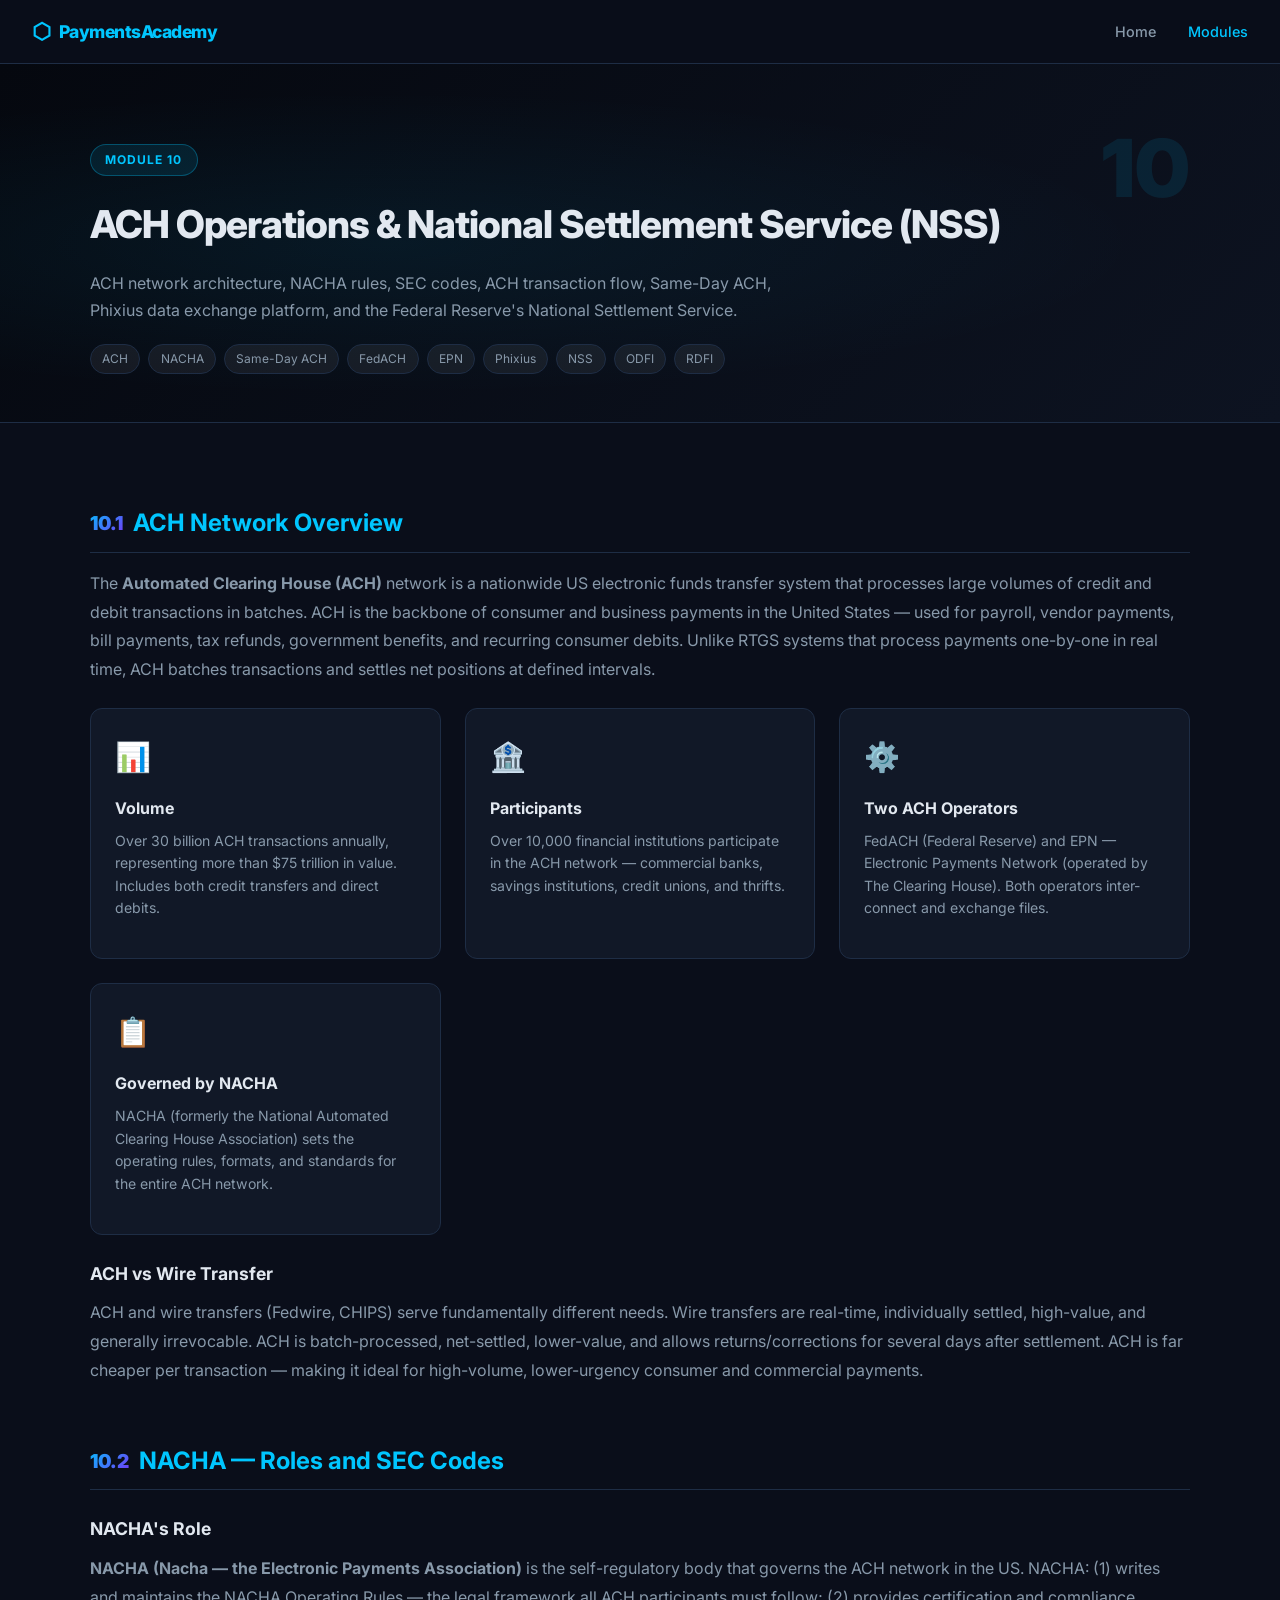
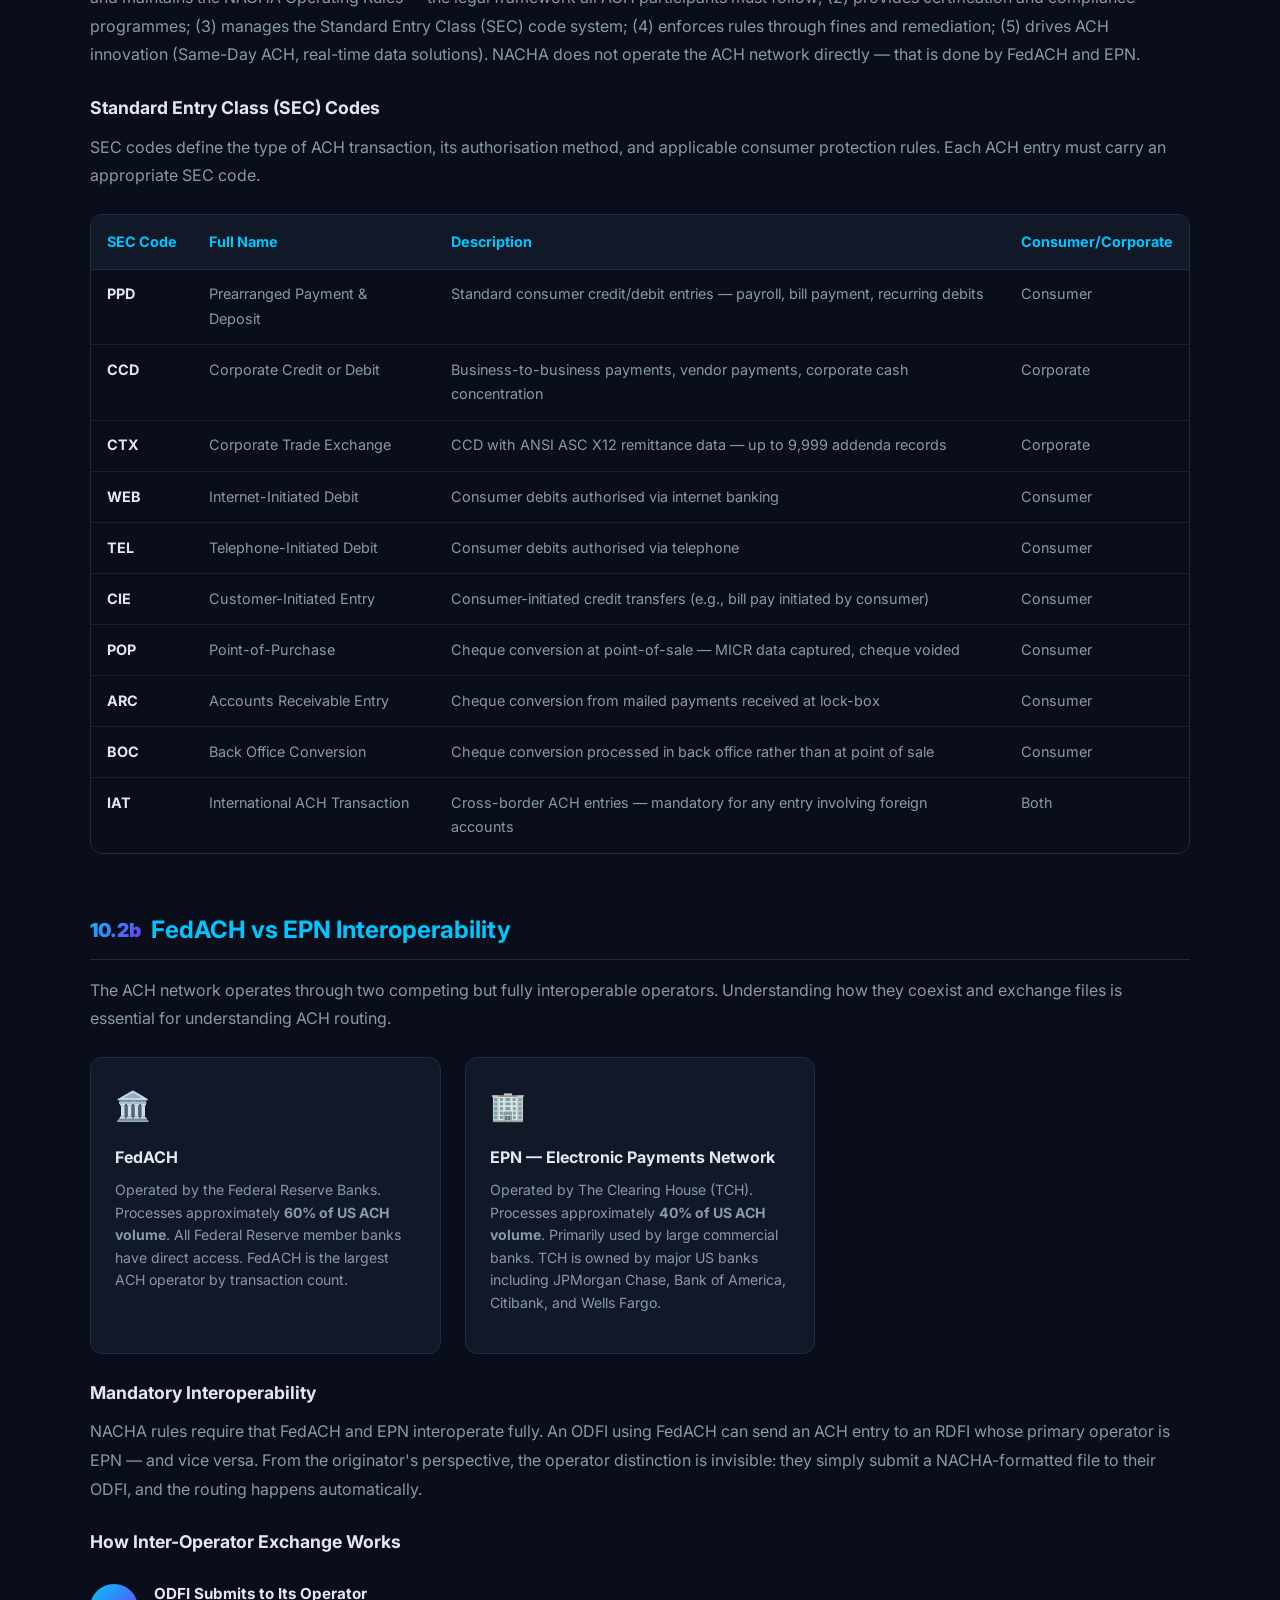
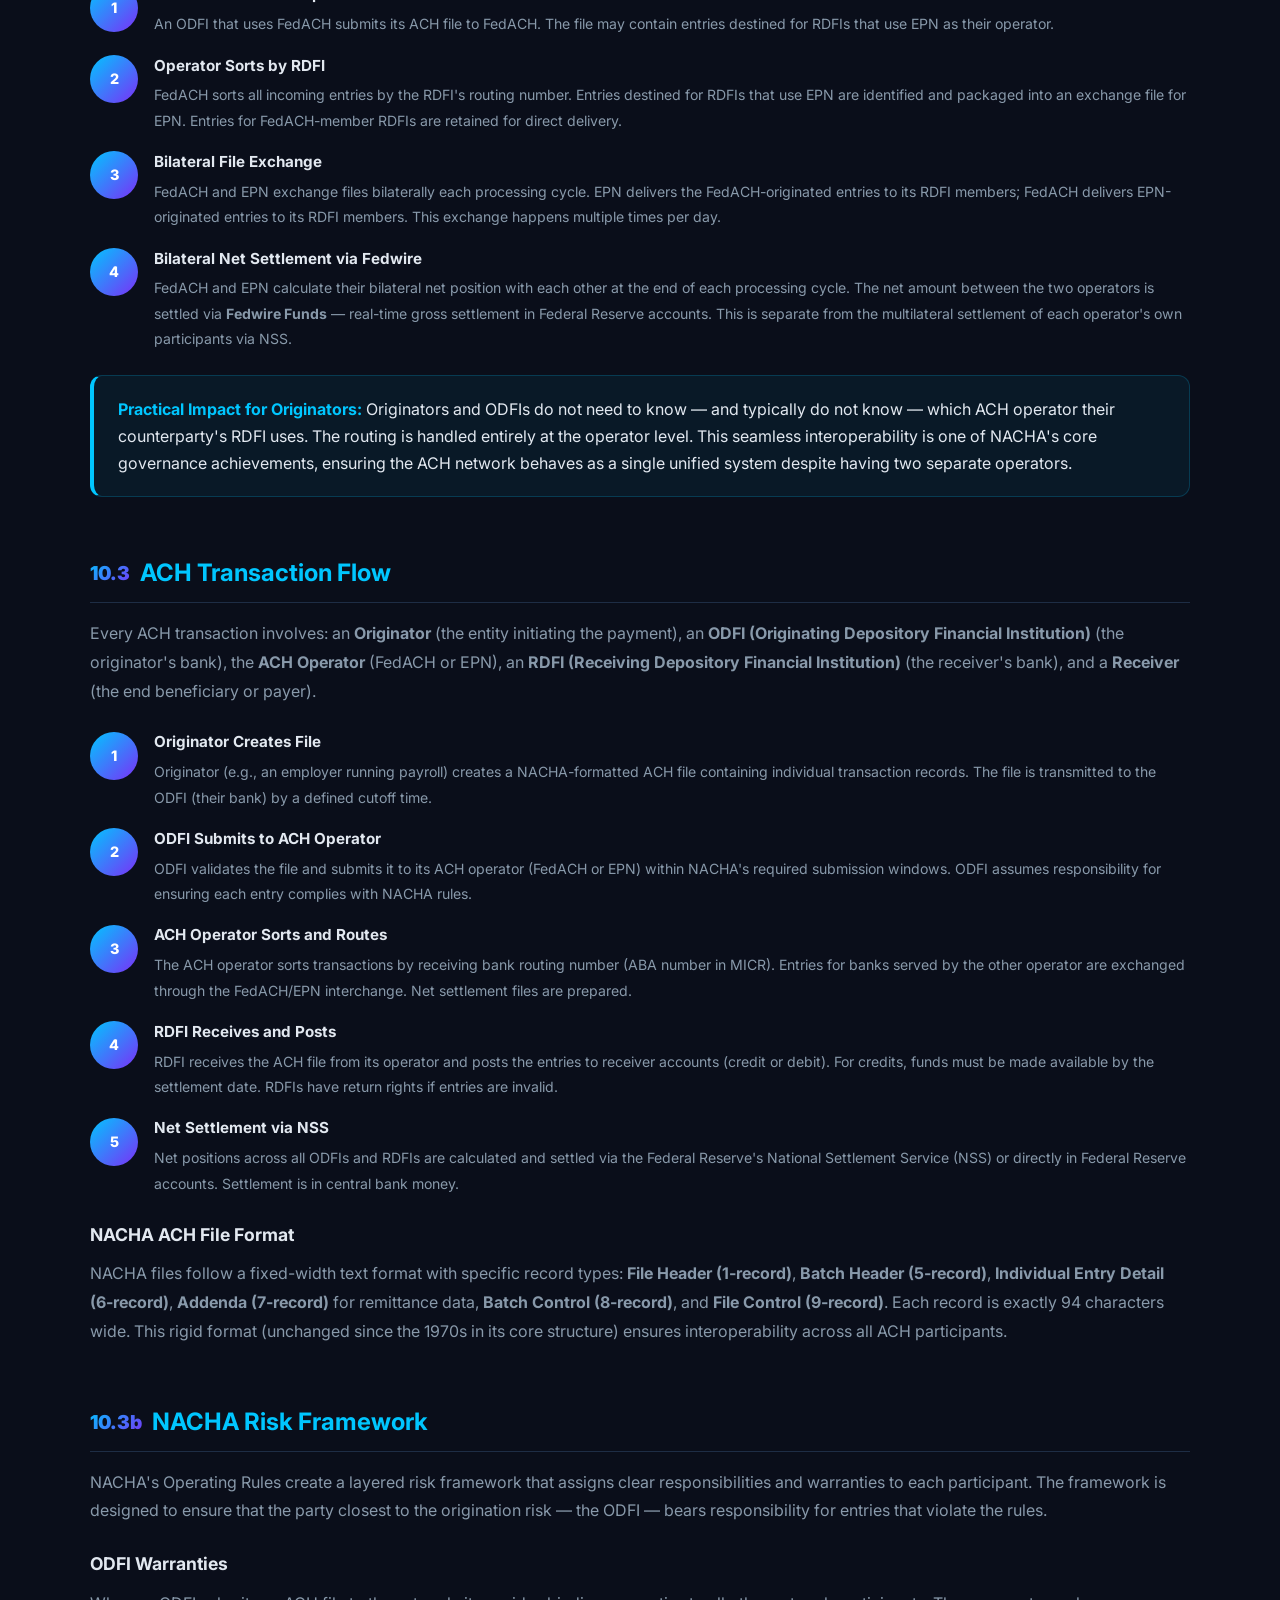
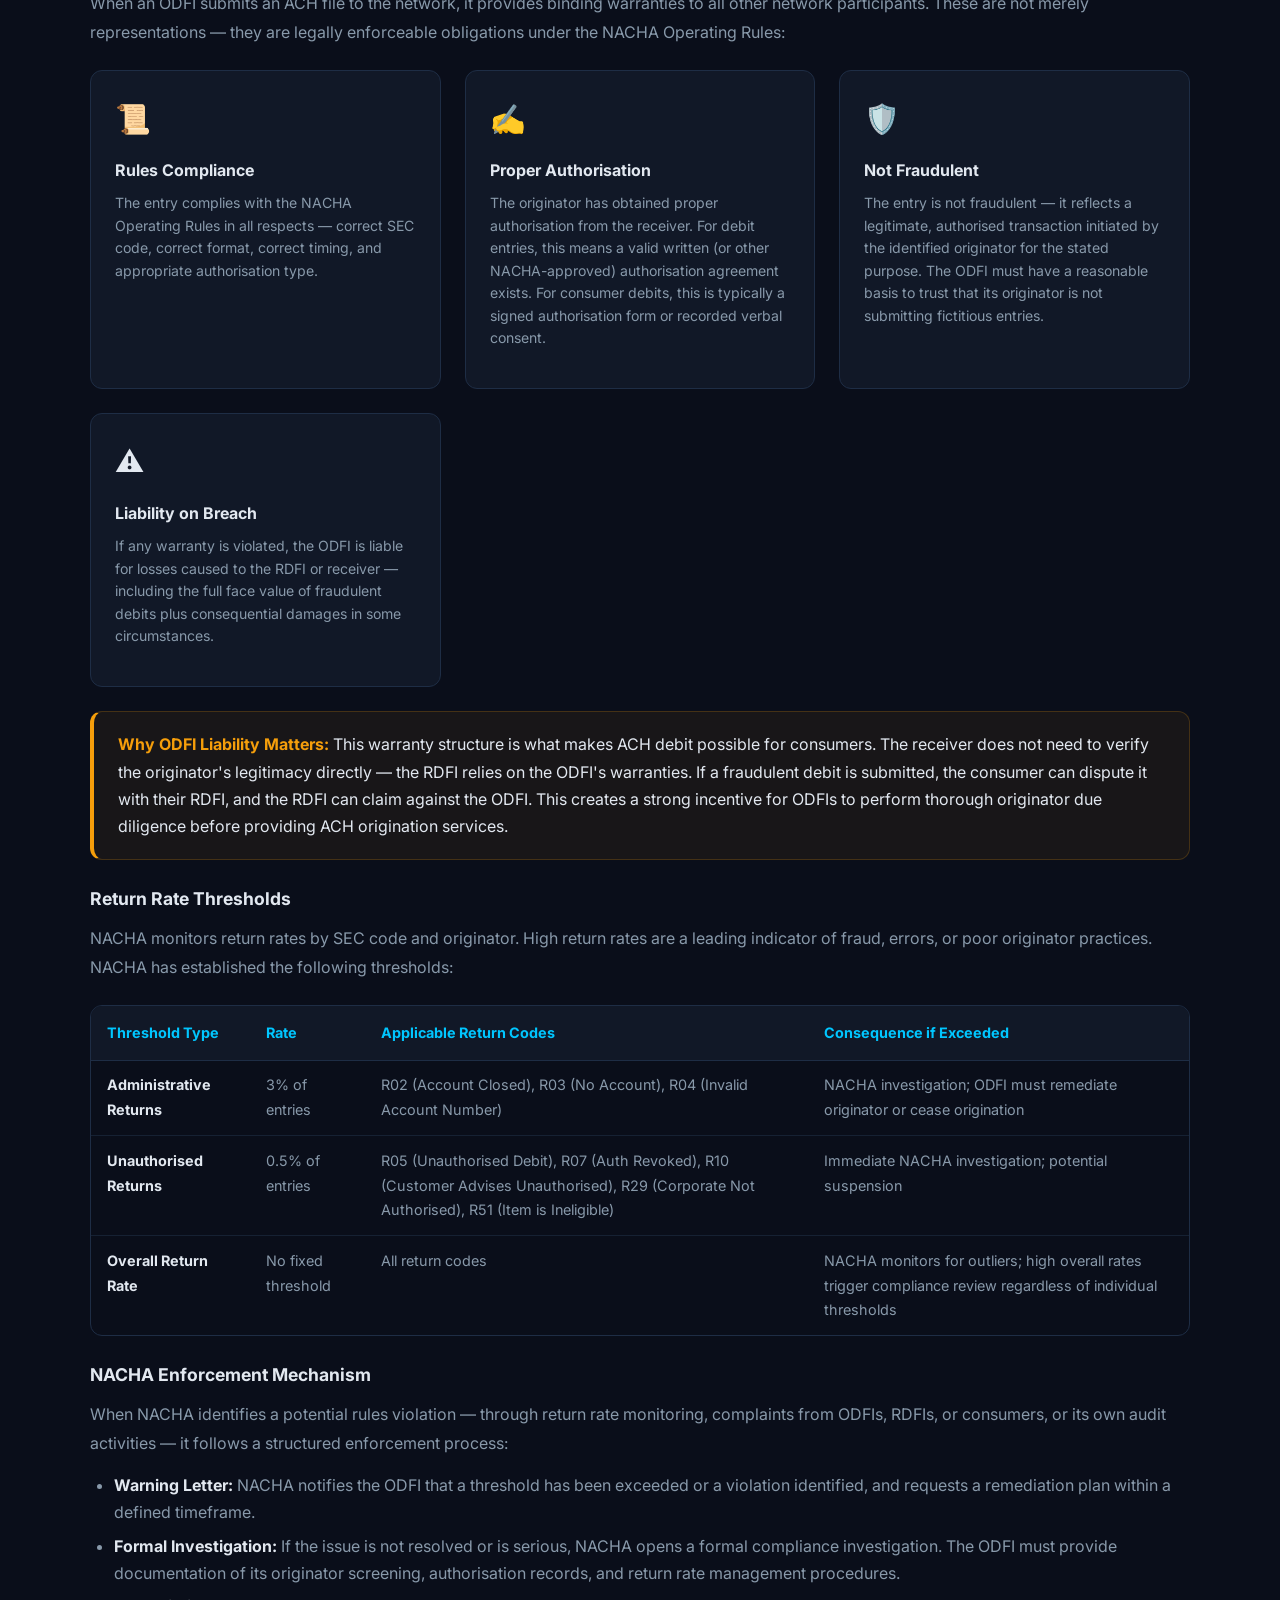
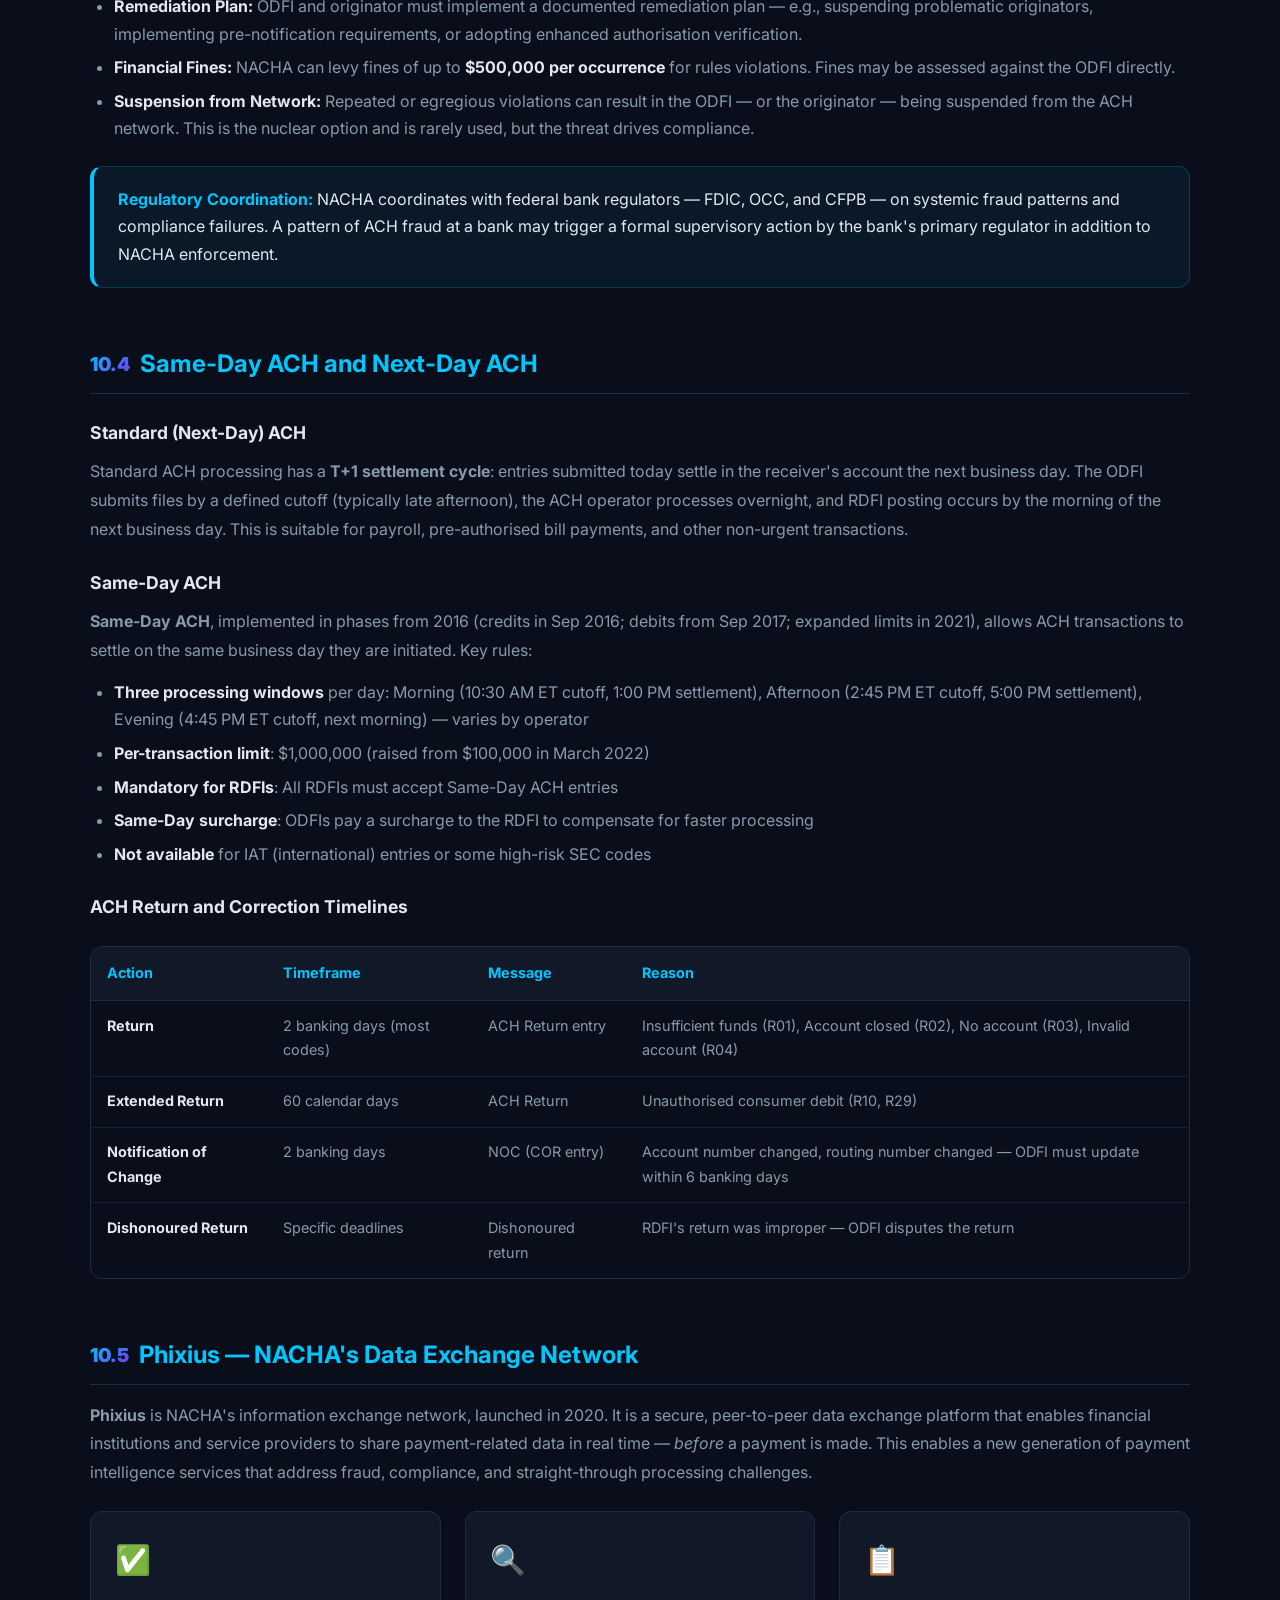
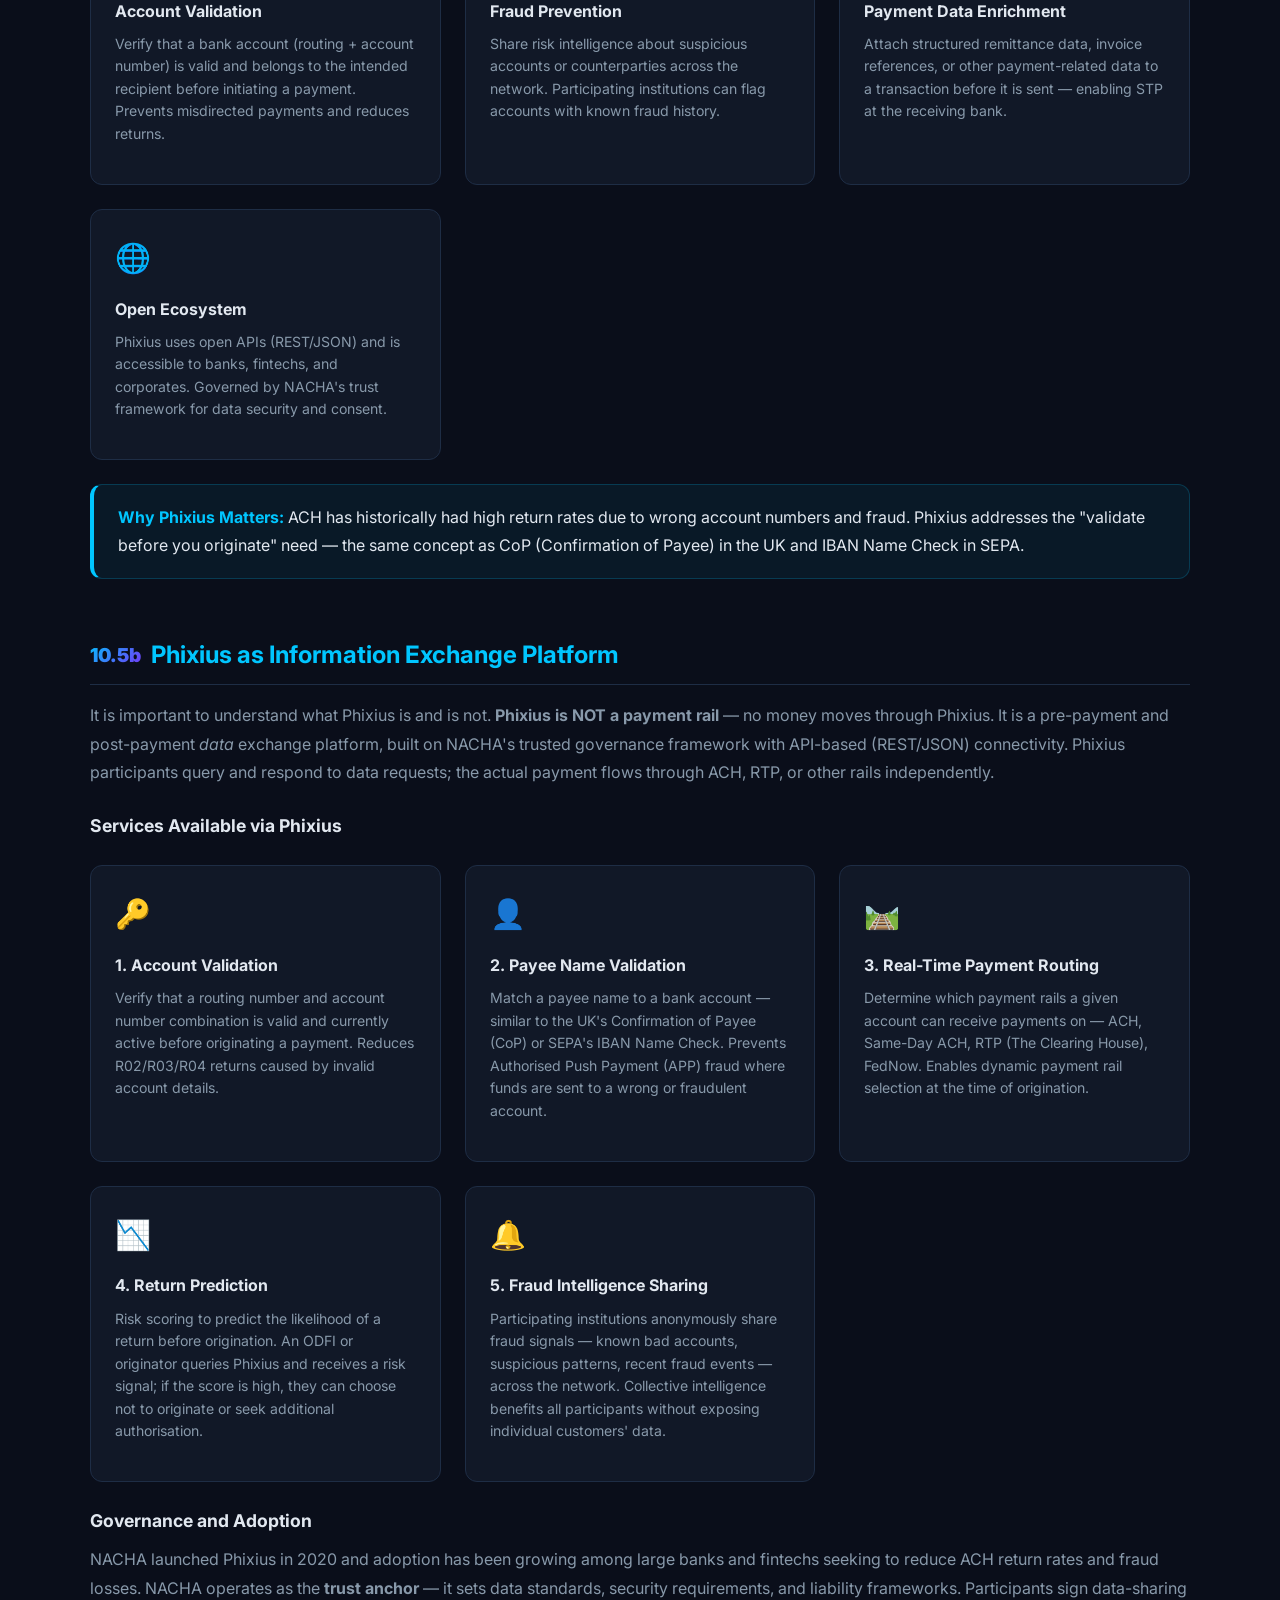
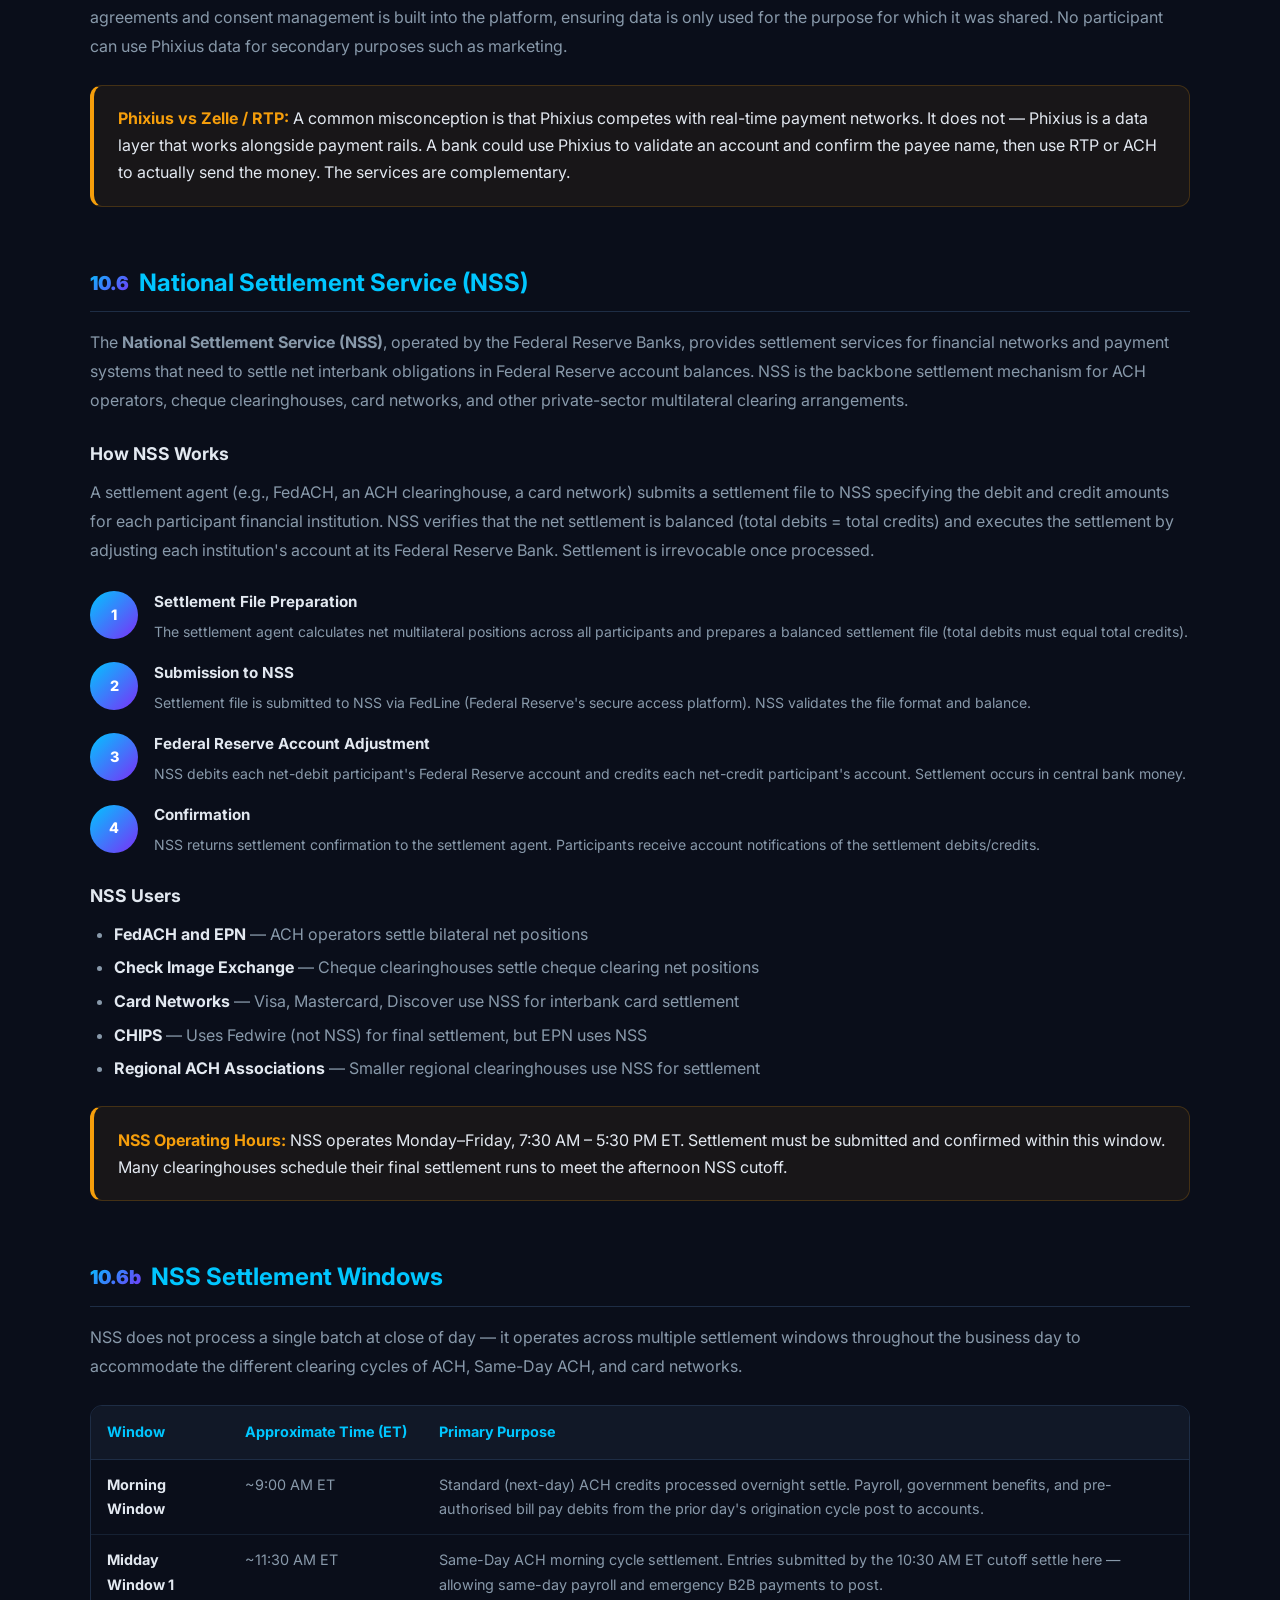
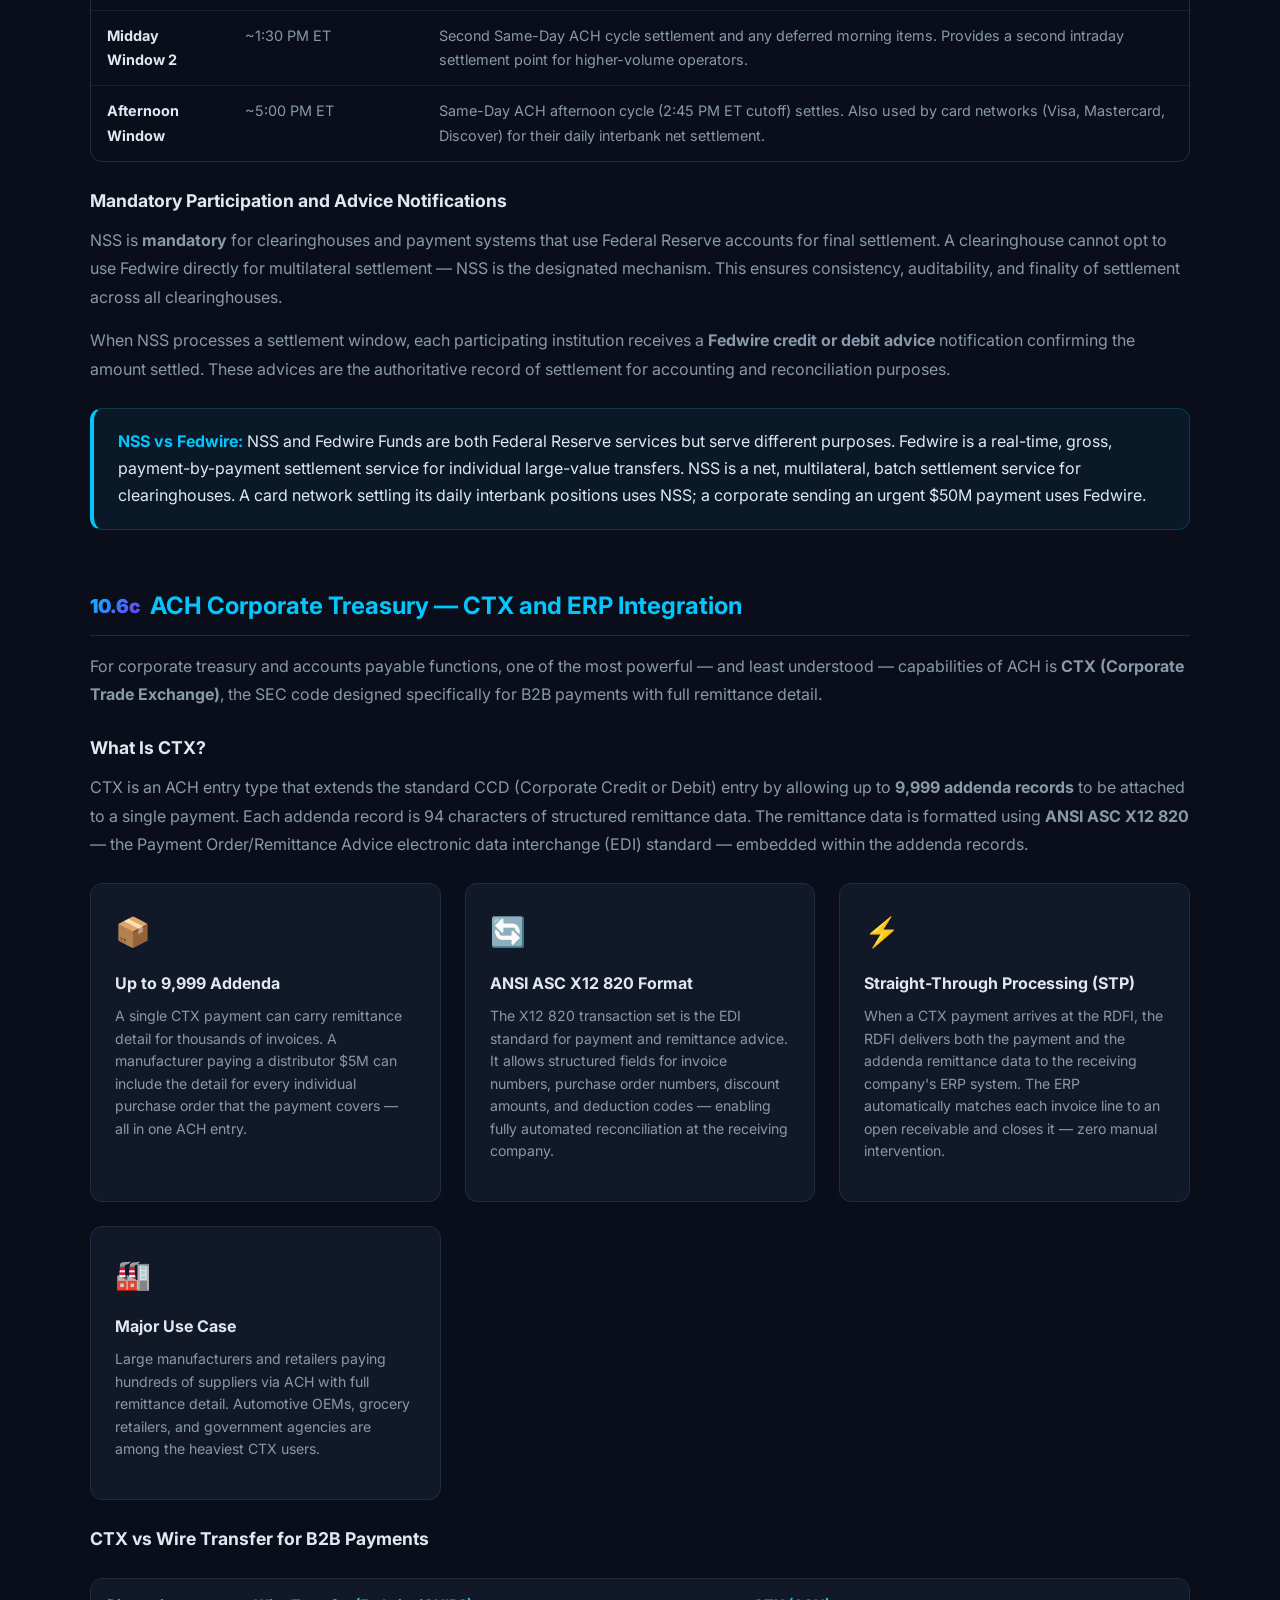
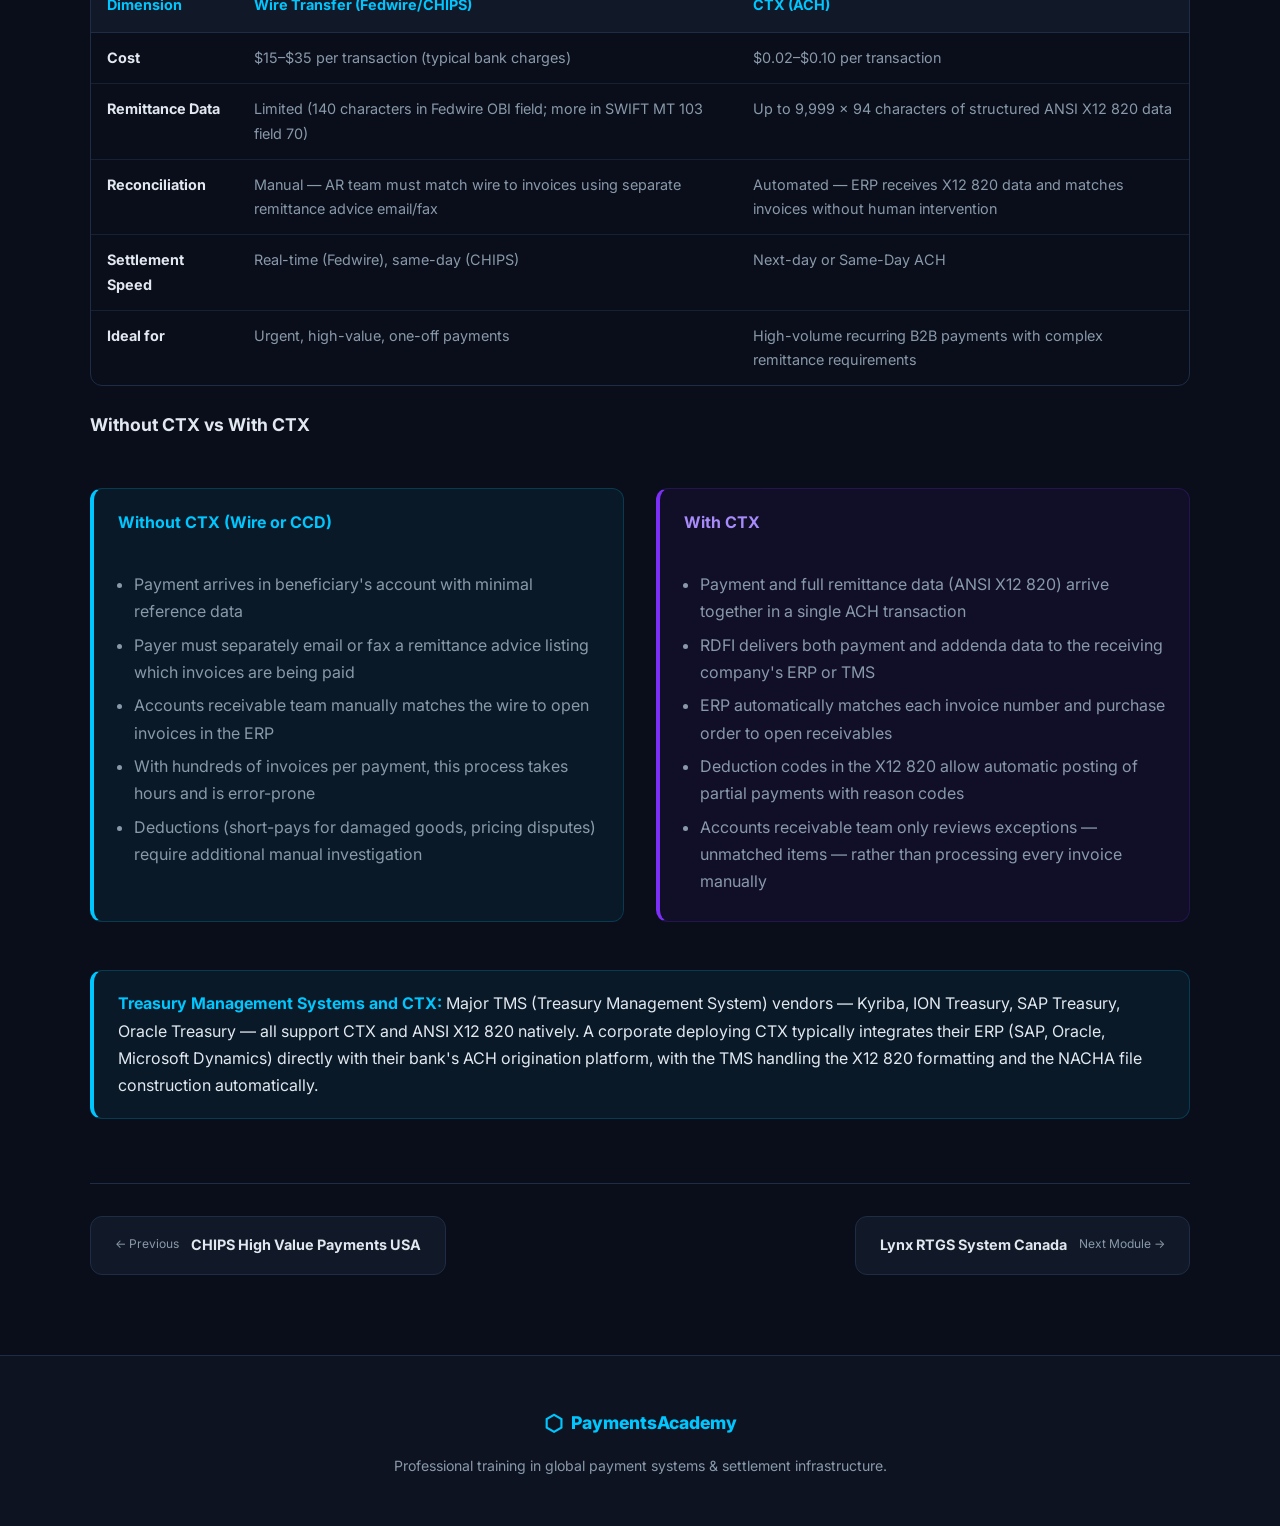
<file: module10.html>
<!DOCTYPE html>
<html lang="en">
<head><meta charset="UTF-8"/><meta name="viewport" content="width=device-width,initial-scale=1.0"/>
<title>Module 10: ACH Operations &amp; NSS USA — PaymentsAcademy</title>
<link rel="stylesheet" href="styles.css"/></head>
<body>
<nav class="navbar" id="navbar"><div class="nav-inner"><a href="index.html" class="nav-logo"><span class="logo-icon">⬡</span>PaymentsAcademy</a><button class="hamburger" id="hamburger">&#9776;</button><ul class="nav-links" id="nav-links"><li><a href="index.html">Home</a></li><li><a href="modules.html" class="active">Modules</a></li></ul></div></nav>
<div class="module-hero"><div class="module-hero-inner"><div class="module-num">10</div><div class="module-tag">Module 10</div><h1>ACH Operations &amp; National Settlement Service (NSS)</h1><p>ACH network architecture, NACHA rules, SEC codes, ACH transaction flow, Same-Day ACH, Phixius data exchange platform, and the Federal Reserve's National Settlement Service.</p><div class="module-tags"><span>ACH</span><span>NACHA</span><span>Same-Day ACH</span><span>FedACH</span><span>EPN</span><span>Phixius</span><span>NSS</span><span>ODFI</span><span>RDFI</span></div></div></div>
<section class="section"><div class="container">

  <div class="topic-section fade-in">
    <h2><span class="t-num">10.1</span> ACH Network Overview</h2>
    <p>The <strong>Automated Clearing House (ACH)</strong> network is a nationwide US electronic funds transfer system that processes large volumes of credit and debit transactions in batches. ACH is the backbone of consumer and business payments in the United States — used for payroll, vendor payments, bill payments, tax refunds, government benefits, and recurring consumer debits. Unlike RTGS systems that process payments one-by-one in real time, ACH batches transactions and settles net positions at defined intervals.</p>
    <div class="cards-grid">
      <div class="info-card"><div class="ic-icon">📊</div><h4>Volume</h4><p>Over 30 billion ACH transactions annually, representing more than $75 trillion in value. Includes both credit transfers and direct debits.</p></div>
      <div class="info-card"><div class="ic-icon">🏦</div><h4>Participants</h4><p>Over 10,000 financial institutions participate in the ACH network — commercial banks, savings institutions, credit unions, and thrifts.</p></div>
      <div class="info-card"><div class="ic-icon">⚙️</div><h4>Two ACH Operators</h4><p>FedACH (Federal Reserve) and EPN — Electronic Payments Network (operated by The Clearing House). Both operators inter-connect and exchange files.</p></div>
      <div class="info-card"><div class="ic-icon">📋</div><h4>Governed by NACHA</h4><p>NACHA (formerly the National Automated Clearing House Association) sets the operating rules, formats, and standards for the entire ACH network.</p></div>
    </div>
    <h3>ACH vs Wire Transfer</h3>
    <p>ACH and wire transfers (Fedwire, CHIPS) serve fundamentally different needs. Wire transfers are real-time, individually settled, high-value, and generally irrevocable. ACH is batch-processed, net-settled, lower-value, and allows returns/corrections for several days after settlement. ACH is far cheaper per transaction — making it ideal for high-volume, lower-urgency consumer and commercial payments.</p>
  </div>

  <div class="topic-section fade-in">
    <h2><span class="t-num">10.2</span> NACHA — Roles and SEC Codes</h2>
    <h3>NACHA's Role</h3>
    <p><strong>NACHA (Nacha — the Electronic Payments Association)</strong> is the self-regulatory body that governs the ACH network in the US. NACHA: (1) writes and maintains the NACHA Operating Rules — the legal framework all ACH participants must follow; (2) provides certification and compliance programmes; (3) manages the Standard Entry Class (SEC) code system; (4) enforces rules through fines and remediation; (5) drives ACH innovation (Same-Day ACH, real-time data solutions). NACHA does not operate the ACH network directly — that is done by FedACH and EPN.</p>
    <h3>Standard Entry Class (SEC) Codes</h3>
    <p>SEC codes define the type of ACH transaction, its authorisation method, and applicable consumer protection rules. Each ACH entry must carry an appropriate SEC code.</p>
    <div class="table-wrap"><table><thead><tr><th>SEC Code</th><th>Full Name</th><th>Description</th><th>Consumer/Corporate</th></tr></thead><tbody>
      <tr><td><strong>PPD</strong></td><td>Prearranged Payment &amp; Deposit</td><td>Standard consumer credit/debit entries — payroll, bill payment, recurring debits</td><td>Consumer</td></tr>
      <tr><td><strong>CCD</strong></td><td>Corporate Credit or Debit</td><td>Business-to-business payments, vendor payments, corporate cash concentration</td><td>Corporate</td></tr>
      <tr><td><strong>CTX</strong></td><td>Corporate Trade Exchange</td><td>CCD with ANSI ASC X12 remittance data — up to 9,999 addenda records</td><td>Corporate</td></tr>
      <tr><td><strong>WEB</strong></td><td>Internet-Initiated Debit</td><td>Consumer debits authorised via internet banking</td><td>Consumer</td></tr>
      <tr><td><strong>TEL</strong></td><td>Telephone-Initiated Debit</td><td>Consumer debits authorised via telephone</td><td>Consumer</td></tr>
      <tr><td><strong>CIE</strong></td><td>Customer-Initiated Entry</td><td>Consumer-initiated credit transfers (e.g., bill pay initiated by consumer)</td><td>Consumer</td></tr>
      <tr><td><strong>POP</strong></td><td>Point-of-Purchase</td><td>Cheque conversion at point-of-sale — MICR data captured, cheque voided</td><td>Consumer</td></tr>
      <tr><td><strong>ARC</strong></td><td>Accounts Receivable Entry</td><td>Cheque conversion from mailed payments received at lock-box</td><td>Consumer</td></tr>
      <tr><td><strong>BOC</strong></td><td>Back Office Conversion</td><td>Cheque conversion processed in back office rather than at point of sale</td><td>Consumer</td></tr>
      <tr><td><strong>IAT</strong></td><td>International ACH Transaction</td><td>Cross-border ACH entries — mandatory for any entry involving foreign accounts</td><td>Both</td></tr>
    </tbody></table></div>
  </div>

  <div class="topic-section fade-in">
    <h2><span class="t-num">10.2b</span> FedACH vs EPN Interoperability</h2>
    <p>The ACH network operates through two competing but fully interoperable operators. Understanding how they coexist and exchange files is essential for understanding ACH routing.</p>
    <div class="cards-grid">
      <div class="info-card"><div class="ic-icon">🏛️</div><h4>FedACH</h4><p>Operated by the Federal Reserve Banks. Processes approximately <strong>60% of US ACH volume</strong>. All Federal Reserve member banks have direct access. FedACH is the largest ACH operator by transaction count.</p></div>
      <div class="info-card"><div class="ic-icon">🏢</div><h4>EPN — Electronic Payments Network</h4><p>Operated by The Clearing House (TCH). Processes approximately <strong>40% of US ACH volume</strong>. Primarily used by large commercial banks. TCH is owned by major US banks including JPMorgan Chase, Bank of America, Citibank, and Wells Fargo.</p></div>
    </div>
    <h3>Mandatory Interoperability</h3>
    <p>NACHA rules require that FedACH and EPN interoperate fully. An ODFI using FedACH can send an ACH entry to an RDFI whose primary operator is EPN — and vice versa. From the originator's perspective, the operator distinction is invisible: they simply submit a NACHA-formatted file to their ODFI, and the routing happens automatically.</p>
    <h3>How Inter-Operator Exchange Works</h3>
    <div class="flow-steps">
      <div class="flow-step"><div class="step-num">1</div><div class="step-body"><h4>ODFI Submits to Its Operator</h4><p>An ODFI that uses FedACH submits its ACH file to FedACH. The file may contain entries destined for RDFIs that use EPN as their operator.</p></div></div>
      <div class="flow-step"><div class="step-num">2</div><div class="step-body"><h4>Operator Sorts by RDFI</h4><p>FedACH sorts all incoming entries by the RDFI's routing number. Entries destined for RDFIs that use EPN are identified and packaged into an exchange file for EPN. Entries for FedACH-member RDFIs are retained for direct delivery.</p></div></div>
      <div class="flow-step"><div class="step-num">3</div><div class="step-body"><h4>Bilateral File Exchange</h4><p>FedACH and EPN exchange files bilaterally each processing cycle. EPN delivers the FedACH-originated entries to its RDFI members; FedACH delivers EPN-originated entries to its RDFI members. This exchange happens multiple times per day.</p></div></div>
      <div class="flow-step"><div class="step-num">4</div><div class="step-body"><h4>Bilateral Net Settlement via Fedwire</h4><p>FedACH and EPN calculate their bilateral net position with each other at the end of each processing cycle. The net amount between the two operators is settled via <strong>Fedwire Funds</strong> — real-time gross settlement in Federal Reserve accounts. This is separate from the multilateral settlement of each operator's own participants via NSS.</p></div></div>
    </div>
    <div class="highlight-box"><strong>Practical Impact for Originators:</strong> Originators and ODFIs do not need to know — and typically do not know — which ACH operator their counterparty's RDFI uses. The routing is handled entirely at the operator level. This seamless interoperability is one of NACHA's core governance achievements, ensuring the ACH network behaves as a single unified system despite having two separate operators.</div>
  </div>

  <div class="topic-section fade-in">
    <h2><span class="t-num">10.3</span> ACH Transaction Flow</h2>
    <p>Every ACH transaction involves: an <strong>Originator</strong> (the entity initiating the payment), an <strong>ODFI (Originating Depository Financial Institution)</strong> (the originator's bank), the <strong>ACH Operator</strong> (FedACH or EPN), an <strong>RDFI (Receiving Depository Financial Institution)</strong> (the receiver's bank), and a <strong>Receiver</strong> (the end beneficiary or payer).</p>
    <div class="flow-steps">
      <div class="flow-step"><div class="step-num">1</div><div class="step-body"><h4>Originator Creates File</h4><p>Originator (e.g., an employer running payroll) creates a NACHA-formatted ACH file containing individual transaction records. The file is transmitted to the ODFI (their bank) by a defined cutoff time.</p></div></div>
      <div class="flow-step"><div class="step-num">2</div><div class="step-body"><h4>ODFI Submits to ACH Operator</h4><p>ODFI validates the file and submits it to its ACH operator (FedACH or EPN) within NACHA's required submission windows. ODFI assumes responsibility for ensuring each entry complies with NACHA rules.</p></div></div>
      <div class="flow-step"><div class="step-num">3</div><div class="step-body"><h4>ACH Operator Sorts and Routes</h4><p>The ACH operator sorts transactions by receiving bank routing number (ABA number in MICR). Entries for banks served by the other operator are exchanged through the FedACH/EPN interchange. Net settlement files are prepared.</p></div></div>
      <div class="flow-step"><div class="step-num">4</div><div class="step-body"><h4>RDFI Receives and Posts</h4><p>RDFI receives the ACH file from its operator and posts the entries to receiver accounts (credit or debit). For credits, funds must be made available by the settlement date. RDFIs have return rights if entries are invalid.</p></div></div>
      <div class="flow-step"><div class="step-num">5</div><div class="step-body"><h4>Net Settlement via NSS</h4><p>Net positions across all ODFIs and RDFIs are calculated and settled via the Federal Reserve's National Settlement Service (NSS) or directly in Federal Reserve accounts. Settlement is in central bank money.</p></div></div>
    </div>
    <h3>NACHA ACH File Format</h3>
    <p>NACHA files follow a fixed-width text format with specific record types: <strong>File Header (1-record)</strong>, <strong>Batch Header (5-record)</strong>, <strong>Individual Entry Detail (6-record)</strong>, <strong>Addenda (7-record)</strong> for remittance data, <strong>Batch Control (8-record)</strong>, and <strong>File Control (9-record)</strong>. Each record is exactly 94 characters wide. This rigid format (unchanged since the 1970s in its core structure) ensures interoperability across all ACH participants.</p>
  </div>

  <div class="topic-section fade-in">
    <h2><span class="t-num">10.3b</span> NACHA Risk Framework</h2>
    <p>NACHA's Operating Rules create a layered risk framework that assigns clear responsibilities and warranties to each participant. The framework is designed to ensure that the party closest to the origination risk — the ODFI — bears responsibility for entries that violate the rules.</p>
    <h3>ODFI Warranties</h3>
    <p>When an ODFI submits an ACH file to the network, it provides binding warranties to all other network participants. These are not merely representations — they are legally enforceable obligations under the NACHA Operating Rules:</p>
    <div class="cards-grid">
      <div class="info-card"><div class="ic-icon">📜</div><h4>Rules Compliance</h4><p>The entry complies with the NACHA Operating Rules in all respects — correct SEC code, correct format, correct timing, and appropriate authorisation type.</p></div>
      <div class="info-card"><div class="ic-icon">✍️</div><h4>Proper Authorisation</h4><p>The originator has obtained proper authorisation from the receiver. For debit entries, this means a valid written (or other NACHA-approved) authorisation agreement exists. For consumer debits, this is typically a signed authorisation form or recorded verbal consent.</p></div>
      <div class="info-card"><div class="ic-icon">🛡️</div><h4>Not Fraudulent</h4><p>The entry is not fraudulent — it reflects a legitimate, authorised transaction initiated by the identified originator for the stated purpose. The ODFI must have a reasonable basis to trust that its originator is not submitting fictitious entries.</p></div>
      <div class="info-card"><div class="ic-icon">⚠️</div><h4>Liability on Breach</h4><p>If any warranty is violated, the ODFI is liable for losses caused to the RDFI or receiver — including the full face value of fraudulent debits plus consequential damages in some circumstances.</p></div>
    </div>
    <div class="highlight-box gold"><strong>Why ODFI Liability Matters:</strong> This warranty structure is what makes ACH debit possible for consumers. The receiver does not need to verify the originator's legitimacy directly — the RDFI relies on the ODFI's warranties. If a fraudulent debit is submitted, the consumer can dispute it with their RDFI, and the RDFI can claim against the ODFI. This creates a strong incentive for ODFIs to perform thorough originator due diligence before providing ACH origination services.</div>
    <h3>Return Rate Thresholds</h3>
    <p>NACHA monitors return rates by SEC code and originator. High return rates are a leading indicator of fraud, errors, or poor originator practices. NACHA has established the following thresholds:</p>
    <div class="table-wrap"><table><thead><tr><th>Threshold Type</th><th>Rate</th><th>Applicable Return Codes</th><th>Consequence if Exceeded</th></tr></thead><tbody>
      <tr><td><strong>Administrative Returns</strong></td><td>3% of entries</td><td>R02 (Account Closed), R03 (No Account), R04 (Invalid Account Number)</td><td>NACHA investigation; ODFI must remediate originator or cease origination</td></tr>
      <tr><td><strong>Unauthorised Returns</strong></td><td>0.5% of entries</td><td>R05 (Unauthorised Debit), R07 (Auth Revoked), R10 (Customer Advises Unauthorised), R29 (Corporate Not Authorised), R51 (Item is Ineligible)</td><td>Immediate NACHA investigation; potential suspension</td></tr>
      <tr><td><strong>Overall Return Rate</strong></td><td>No fixed threshold</td><td>All return codes</td><td>NACHA monitors for outliers; high overall rates trigger compliance review regardless of individual thresholds</td></tr>
    </tbody></table></div>
    <h3>NACHA Enforcement Mechanism</h3>
    <p>When NACHA identifies a potential rules violation — through return rate monitoring, complaints from ODFIs, RDFIs, or consumers, or its own audit activities — it follows a structured enforcement process:</p>
    <ul>
      <li><strong>Warning Letter:</strong> NACHA notifies the ODFI that a threshold has been exceeded or a violation identified, and requests a remediation plan within a defined timeframe.</li>
      <li><strong>Formal Investigation:</strong> If the issue is not resolved or is serious, NACHA opens a formal compliance investigation. The ODFI must provide documentation of its originator screening, authorisation records, and return rate management procedures.</li>
      <li><strong>Remediation Plan:</strong> ODFI and originator must implement a documented remediation plan — e.g., suspending problematic originators, implementing pre-notification requirements, or adopting enhanced authorisation verification.</li>
      <li><strong>Financial Fines:</strong> NACHA can levy fines of up to <strong>$500,000 per occurrence</strong> for rules violations. Fines may be assessed against the ODFI directly.</li>
      <li><strong>Suspension from Network:</strong> Repeated or egregious violations can result in the ODFI — or the originator — being suspended from the ACH network. This is the nuclear option and is rarely used, but the threat drives compliance.</li>
    </ul>
    <div class="highlight-box"><strong>Regulatory Coordination:</strong> NACHA coordinates with federal bank regulators — FDIC, OCC, and CFPB — on systemic fraud patterns and compliance failures. A pattern of ACH fraud at a bank may trigger a formal supervisory action by the bank's primary regulator in addition to NACHA enforcement.</div>
  </div>

  <div class="topic-section fade-in">
    <h2><span class="t-num">10.4</span> Same-Day ACH and Next-Day ACH</h2>
    <h3>Standard (Next-Day) ACH</h3>
    <p>Standard ACH processing has a <strong>T+1 settlement cycle</strong>: entries submitted today settle in the receiver's account the next business day. The ODFI submits files by a defined cutoff (typically late afternoon), the ACH operator processes overnight, and RDFI posting occurs by the morning of the next business day. This is suitable for payroll, pre-authorised bill payments, and other non-urgent transactions.</p>
    <h3>Same-Day ACH</h3>
    <p><strong>Same-Day ACH</strong>, implemented in phases from 2016 (credits in Sep 2016; debits from Sep 2017; expanded limits in 2021), allows ACH transactions to settle on the same business day they are initiated. Key rules:</p>
    <ul>
      <li><strong>Three processing windows</strong> per day: Morning (10:30 AM ET cutoff, 1:00 PM settlement), Afternoon (2:45 PM ET cutoff, 5:00 PM settlement), Evening (4:45 PM ET cutoff, next morning) — varies by operator</li>
      <li><strong>Per-transaction limit</strong>: $1,000,000 (raised from $100,000 in March 2022)</li>
      <li><strong>Mandatory for RDFIs</strong>: All RDFIs must accept Same-Day ACH entries</li>
      <li><strong>Same-Day surcharge</strong>: ODFIs pay a surcharge to the RDFI to compensate for faster processing</li>
      <li><strong>Not available</strong> for IAT (international) entries or some high-risk SEC codes</li>
    </ul>
    <h3>ACH Return and Correction Timelines</h3>
    <div class="table-wrap"><table><thead><tr><th>Action</th><th>Timeframe</th><th>Message</th><th>Reason</th></tr></thead><tbody>
      <tr><td><strong>Return</strong></td><td>2 banking days (most codes)</td><td>ACH Return entry</td><td>Insufficient funds (R01), Account closed (R02), No account (R03), Invalid account (R04)</td></tr>
      <tr><td><strong>Extended Return</strong></td><td>60 calendar days</td><td>ACH Return</td><td>Unauthorised consumer debit (R10, R29)</td></tr>
      <tr><td><strong>Notification of Change</strong></td><td>2 banking days</td><td>NOC (COR entry)</td><td>Account number changed, routing number changed — ODFI must update within 6 banking days</td></tr>
      <tr><td><strong>Dishonoured Return</strong></td><td>Specific deadlines</td><td>Dishonoured return</td><td>RDFI's return was improper — ODFI disputes the return</td></tr>
    </tbody></table></div>
  </div>

  <div class="topic-section fade-in">
    <h2><span class="t-num">10.5</span> Phixius — NACHA's Data Exchange Network</h2>
    <p><strong>Phixius</strong> is NACHA's information exchange network, launched in 2020. It is a secure, peer-to-peer data exchange platform that enables financial institutions and service providers to share payment-related data in real time — <em>before</em> a payment is made. This enables a new generation of payment intelligence services that address fraud, compliance, and straight-through processing challenges.</p>
    <div class="cards-grid">
      <div class="info-card"><div class="ic-icon">✅</div><h4>Account Validation</h4><p>Verify that a bank account (routing + account number) is valid and belongs to the intended recipient before initiating a payment. Prevents misdirected payments and reduces returns.</p></div>
      <div class="info-card"><div class="ic-icon">🔍</div><h4>Fraud Prevention</h4><p>Share risk intelligence about suspicious accounts or counterparties across the network. Participating institutions can flag accounts with known fraud history.</p></div>
      <div class="info-card"><div class="ic-icon">📋</div><h4>Payment Data Enrichment</h4><p>Attach structured remittance data, invoice references, or other payment-related data to a transaction before it is sent — enabling STP at the receiving bank.</p></div>
      <div class="info-card"><div class="ic-icon">🌐</div><h4>Open Ecosystem</h4><p>Phixius uses open APIs (REST/JSON) and is accessible to banks, fintechs, and corporates. Governed by NACHA's trust framework for data security and consent.</p></div>
    </div>
    <div class="highlight-box"><strong>Why Phixius Matters:</strong> ACH has historically had high return rates due to wrong account numbers and fraud. Phixius addresses the "validate before you originate" need — the same concept as CoP (Confirmation of Payee) in the UK and IBAN Name Check in SEPA.</div>
  </div>

  <div class="topic-section fade-in">
    <h2><span class="t-num">10.5b</span> Phixius as Information Exchange Platform</h2>
    <p>It is important to understand what Phixius is and is not. <strong>Phixius is NOT a payment rail</strong> — no money moves through Phixius. It is a pre-payment and post-payment <em>data</em> exchange platform, built on NACHA's trusted governance framework with API-based (REST/JSON) connectivity. Phixius participants query and respond to data requests; the actual payment flows through ACH, RTP, or other rails independently.</p>
    <h3>Services Available via Phixius</h3>
    <div class="cards-grid">
      <div class="info-card"><div class="ic-icon">🔑</div><h4>1. Account Validation</h4><p>Verify that a routing number and account number combination is valid and currently active before originating a payment. Reduces R02/R03/R04 returns caused by invalid account details.</p></div>
      <div class="info-card"><div class="ic-icon">👤</div><h4>2. Payee Name Validation</h4><p>Match a payee name to a bank account — similar to the UK's Confirmation of Payee (CoP) or SEPA's IBAN Name Check. Prevents Authorised Push Payment (APP) fraud where funds are sent to a wrong or fraudulent account.</p></div>
      <div class="info-card"><div class="ic-icon">🛤️</div><h4>3. Real-Time Payment Routing</h4><p>Determine which payment rails a given account can receive payments on — ACH, Same-Day ACH, RTP (The Clearing House), FedNow. Enables dynamic payment rail selection at the time of origination.</p></div>
      <div class="info-card"><div class="ic-icon">📉</div><h4>4. Return Prediction</h4><p>Risk scoring to predict the likelihood of a return before origination. An ODFI or originator queries Phixius and receives a risk signal; if the score is high, they can choose not to originate or seek additional authorisation.</p></div>
      <div class="info-card"><div class="ic-icon">🔔</div><h4>5. Fraud Intelligence Sharing</h4><p>Participating institutions anonymously share fraud signals — known bad accounts, suspicious patterns, recent fraud events — across the network. Collective intelligence benefits all participants without exposing individual customers' data.</p></div>
    </div>
    <h3>Governance and Adoption</h3>
    <p>NACHA launched Phixius in 2020 and adoption has been growing among large banks and fintechs seeking to reduce ACH return rates and fraud losses. NACHA operates as the <strong>trust anchor</strong> — it sets data standards, security requirements, and liability frameworks. Participants sign data-sharing agreements and consent management is built into the platform, ensuring data is only used for the purpose for which it was shared. No participant can use Phixius data for secondary purposes such as marketing.</p>
    <div class="highlight-box gold"><strong>Phixius vs Zelle / RTP:</strong> A common misconception is that Phixius competes with real-time payment networks. It does not — Phixius is a data layer that works alongside payment rails. A bank could use Phixius to validate an account and confirm the payee name, then use RTP or ACH to actually send the money. The services are complementary.</div>
  </div>

  <div class="topic-section fade-in">
    <h2><span class="t-num">10.6</span> National Settlement Service (NSS)</h2>
    <p>The <strong>National Settlement Service (NSS)</strong>, operated by the Federal Reserve Banks, provides settlement services for financial networks and payment systems that need to settle net interbank obligations in Federal Reserve account balances. NSS is the backbone settlement mechanism for ACH operators, cheque clearinghouses, card networks, and other private-sector multilateral clearing arrangements.</p>
    <h3>How NSS Works</h3>
    <p>A settlement agent (e.g., FedACH, an ACH clearinghouse, a card network) submits a settlement file to NSS specifying the debit and credit amounts for each participant financial institution. NSS verifies that the net settlement is balanced (total debits = total credits) and executes the settlement by adjusting each institution's account at its Federal Reserve Bank. Settlement is irrevocable once processed.</p>
    <div class="flow-steps">
      <div class="flow-step"><div class="step-num">1</div><div class="step-body"><h4>Settlement File Preparation</h4><p>The settlement agent calculates net multilateral positions across all participants and prepares a balanced settlement file (total debits must equal total credits).</p></div></div>
      <div class="flow-step"><div class="step-num">2</div><div class="step-body"><h4>Submission to NSS</h4><p>Settlement file is submitted to NSS via FedLine (Federal Reserve's secure access platform). NSS validates the file format and balance.</p></div></div>
      <div class="flow-step"><div class="step-num">3</div><div class="step-body"><h4>Federal Reserve Account Adjustment</h4><p>NSS debits each net-debit participant's Federal Reserve account and credits each net-credit participant's account. Settlement occurs in central bank money.</p></div></div>
      <div class="flow-step"><div class="step-num">4</div><div class="step-body"><h4>Confirmation</h4><p>NSS returns settlement confirmation to the settlement agent. Participants receive account notifications of the settlement debits/credits.</p></div></div>
    </div>
    <h3>NSS Users</h3>
    <ul>
      <li><strong>FedACH and EPN</strong> — ACH operators settle bilateral net positions</li>
      <li><strong>Check Image Exchange</strong> — Cheque clearinghouses settle cheque clearing net positions</li>
      <li><strong>Card Networks</strong> — Visa, Mastercard, Discover use NSS for interbank card settlement</li>
      <li><strong>CHIPS</strong> — Uses Fedwire (not NSS) for final settlement, but EPN uses NSS</li>
      <li><strong>Regional ACH Associations</strong> — Smaller regional clearinghouses use NSS for settlement</li>
    </ul>
    <div class="highlight-box gold"><strong>NSS Operating Hours:</strong> NSS operates Monday–Friday, 7:30 AM – 5:30 PM ET. Settlement must be submitted and confirmed within this window. Many clearinghouses schedule their final settlement runs to meet the afternoon NSS cutoff.</div>
  </div>

  <div class="topic-section fade-in">
    <h2><span class="t-num">10.6b</span> NSS Settlement Windows</h2>
    <p>NSS does not process a single batch at close of day — it operates across multiple settlement windows throughout the business day to accommodate the different clearing cycles of ACH, Same-Day ACH, and card networks.</p>
    <div class="table-wrap"><table><thead><tr><th>Window</th><th>Approximate Time (ET)</th><th>Primary Purpose</th></tr></thead><tbody>
      <tr><td><strong>Morning Window</strong></td><td>~9:00 AM ET</td><td>Standard (next-day) ACH credits processed overnight settle. Payroll, government benefits, and pre-authorised bill pay debits from the prior day's origination cycle post to accounts.</td></tr>
      <tr><td><strong>Midday Window 1</strong></td><td>~11:30 AM ET</td><td>Same-Day ACH morning cycle settlement. Entries submitted by the 10:30 AM ET cutoff settle here — allowing same-day payroll and emergency B2B payments to post.</td></tr>
      <tr><td><strong>Midday Window 2</strong></td><td>~1:30 PM ET</td><td>Second Same-Day ACH cycle settlement and any deferred morning items. Provides a second intraday settlement point for higher-volume operators.</td></tr>
      <tr><td><strong>Afternoon Window</strong></td><td>~5:00 PM ET</td><td>Same-Day ACH afternoon cycle (2:45 PM ET cutoff) settles. Also used by card networks (Visa, Mastercard, Discover) for their daily interbank net settlement.</td></tr>
    </tbody></table></div>
    <h3>Mandatory Participation and Advice Notifications</h3>
    <p>NSS is <strong>mandatory</strong> for clearinghouses and payment systems that use Federal Reserve accounts for final settlement. A clearinghouse cannot opt to use Fedwire directly for multilateral settlement — NSS is the designated mechanism. This ensures consistency, auditability, and finality of settlement across all clearinghouses.</p>
    <p>When NSS processes a settlement window, each participating institution receives a <strong>Fedwire credit or debit advice</strong> notification confirming the amount settled. These advices are the authoritative record of settlement for accounting and reconciliation purposes.</p>
    <div class="highlight-box"><strong>NSS vs Fedwire:</strong> NSS and Fedwire Funds are both Federal Reserve services but serve different purposes. Fedwire is a real-time, gross, payment-by-payment settlement service for individual large-value transfers. NSS is a net, multilateral, batch settlement service for clearinghouses. A card network settling its daily interbank positions uses NSS; a corporate sending an urgent $50M payment uses Fedwire.</div>
  </div>

  <div class="topic-section fade-in">
    <h2><span class="t-num">10.6c</span> ACH Corporate Treasury — CTX and ERP Integration</h2>
    <p>For corporate treasury and accounts payable functions, one of the most powerful — and least understood — capabilities of ACH is <strong>CTX (Corporate Trade Exchange)</strong>, the SEC code designed specifically for B2B payments with full remittance detail.</p>
    <h3>What Is CTX?</h3>
    <p>CTX is an ACH entry type that extends the standard CCD (Corporate Credit or Debit) entry by allowing up to <strong>9,999 addenda records</strong> to be attached to a single payment. Each addenda record is 94 characters of structured remittance data. The remittance data is formatted using <strong>ANSI ASC X12 820</strong> — the Payment Order/Remittance Advice electronic data interchange (EDI) standard — embedded within the addenda records.</p>
    <div class="cards-grid">
      <div class="info-card"><div class="ic-icon">📦</div><h4>Up to 9,999 Addenda</h4><p>A single CTX payment can carry remittance detail for thousands of invoices. A manufacturer paying a distributor $5M can include the detail for every individual purchase order that the payment covers — all in one ACH entry.</p></div>
      <div class="info-card"><div class="ic-icon">🔄</div><h4>ANSI ASC X12 820 Format</h4><p>The X12 820 transaction set is the EDI standard for payment and remittance advice. It allows structured fields for invoice numbers, purchase order numbers, discount amounts, and deduction codes — enabling fully automated reconciliation at the receiving company.</p></div>
      <div class="info-card"><div class="ic-icon">⚡</div><h4>Straight-Through Processing (STP)</h4><p>When a CTX payment arrives at the RDFI, the RDFI delivers both the payment and the addenda remittance data to the receiving company's ERP system. The ERP automatically matches each invoice line to an open receivable and closes it — zero manual intervention.</p></div>
      <div class="info-card"><div class="ic-icon">🏭</div><h4>Major Use Case</h4><p>Large manufacturers and retailers paying hundreds of suppliers via ACH with full remittance detail. Automotive OEMs, grocery retailers, and government agencies are among the heaviest CTX users.</p></div>
    </div>
    <h3>CTX vs Wire Transfer for B2B Payments</h3>
    <div class="table-wrap"><table><thead><tr><th>Dimension</th><th>Wire Transfer (Fedwire/CHIPS)</th><th>CTX (ACH)</th></tr></thead><tbody>
      <tr><td><strong>Cost</strong></td><td>$15–$35 per transaction (typical bank charges)</td><td>$0.02–$0.10 per transaction</td></tr>
      <tr><td><strong>Remittance Data</strong></td><td>Limited (140 characters in Fedwire OBI field; more in SWIFT MT 103 field 70)</td><td>Up to 9,999 × 94 characters of structured ANSI X12 820 data</td></tr>
      <tr><td><strong>Reconciliation</strong></td><td>Manual — AR team must match wire to invoices using separate remittance advice email/fax</td><td>Automated — ERP receives X12 820 data and matches invoices without human intervention</td></tr>
      <tr><td><strong>Settlement Speed</strong></td><td>Real-time (Fedwire), same-day (CHIPS)</td><td>Next-day or Same-Day ACH</td></tr>
      <tr><td><strong>Ideal for</strong></td><td>Urgent, high-value, one-off payments</td><td>High-volume recurring B2B payments with complex remittance requirements</td></tr>
    </tbody></table></div>
    <h3>Without CTX vs With CTX</h3>
    <div class="two-col">
      <div class="highlight-box">
        <strong>Without CTX (Wire or CCD)</strong><br/><br/>
        <ul style="margin: 0.5em 0 0 1em; padding: 0;">
          <li>Payment arrives in beneficiary's account with minimal reference data</li>
          <li>Payer must separately email or fax a remittance advice listing which invoices are being paid</li>
          <li>Accounts receivable team manually matches the wire to open invoices in the ERP</li>
          <li>With hundreds of invoices per payment, this process takes hours and is error-prone</li>
          <li>Deductions (short-pays for damaged goods, pricing disputes) require additional manual investigation</li>
        </ul>
      </div>
      <div class="highlight-box purple">
        <strong>With CTX</strong><br/><br/>
        <ul style="margin: 0.5em 0 0 1em; padding: 0;">
          <li>Payment and full remittance data (ANSI X12 820) arrive together in a single ACH transaction</li>
          <li>RDFI delivers both payment and addenda data to the receiving company's ERP or TMS</li>
          <li>ERP automatically matches each invoice number and purchase order to open receivables</li>
          <li>Deduction codes in the X12 820 allow automatic posting of partial payments with reason codes</li>
          <li>Accounts receivable team only reviews exceptions — unmatched items — rather than processing every invoice manually</li>
        </ul>
      </div>
    </div>
    <div class="highlight-box"><strong>Treasury Management Systems and CTX:</strong> Major TMS (Treasury Management System) vendors — Kyriba, ION Treasury, SAP Treasury, Oracle Treasury — all support CTX and ANSI X12 820 natively. A corporate deploying CTX typically integrates their ERP (SAP, Oracle, Microsoft Dynamics) directly with their bank's ACH origination platform, with the TMS handling the X12 820 formatting and the NACHA file construction automatically.</div>
  </div>

  <div class="module-nav">
    <a href="module9.html"><span>← Previous</span><strong>CHIPS High Value Payments USA</strong></a>
    <a href="module11.html" class="next"><span>Next Module →</span><strong>Lynx RTGS System Canada</strong></a>
  </div>
</div></section>
<footer class="footer"><div class="footer-inner"><div class="footer-brand"><span class="logo-icon">⬡</span>PaymentsAcademy</div><p>Professional training in global payment systems &amp; settlement infrastructure.</p></div></footer>
<script src="main.js"></script>
</body></html>
</file>
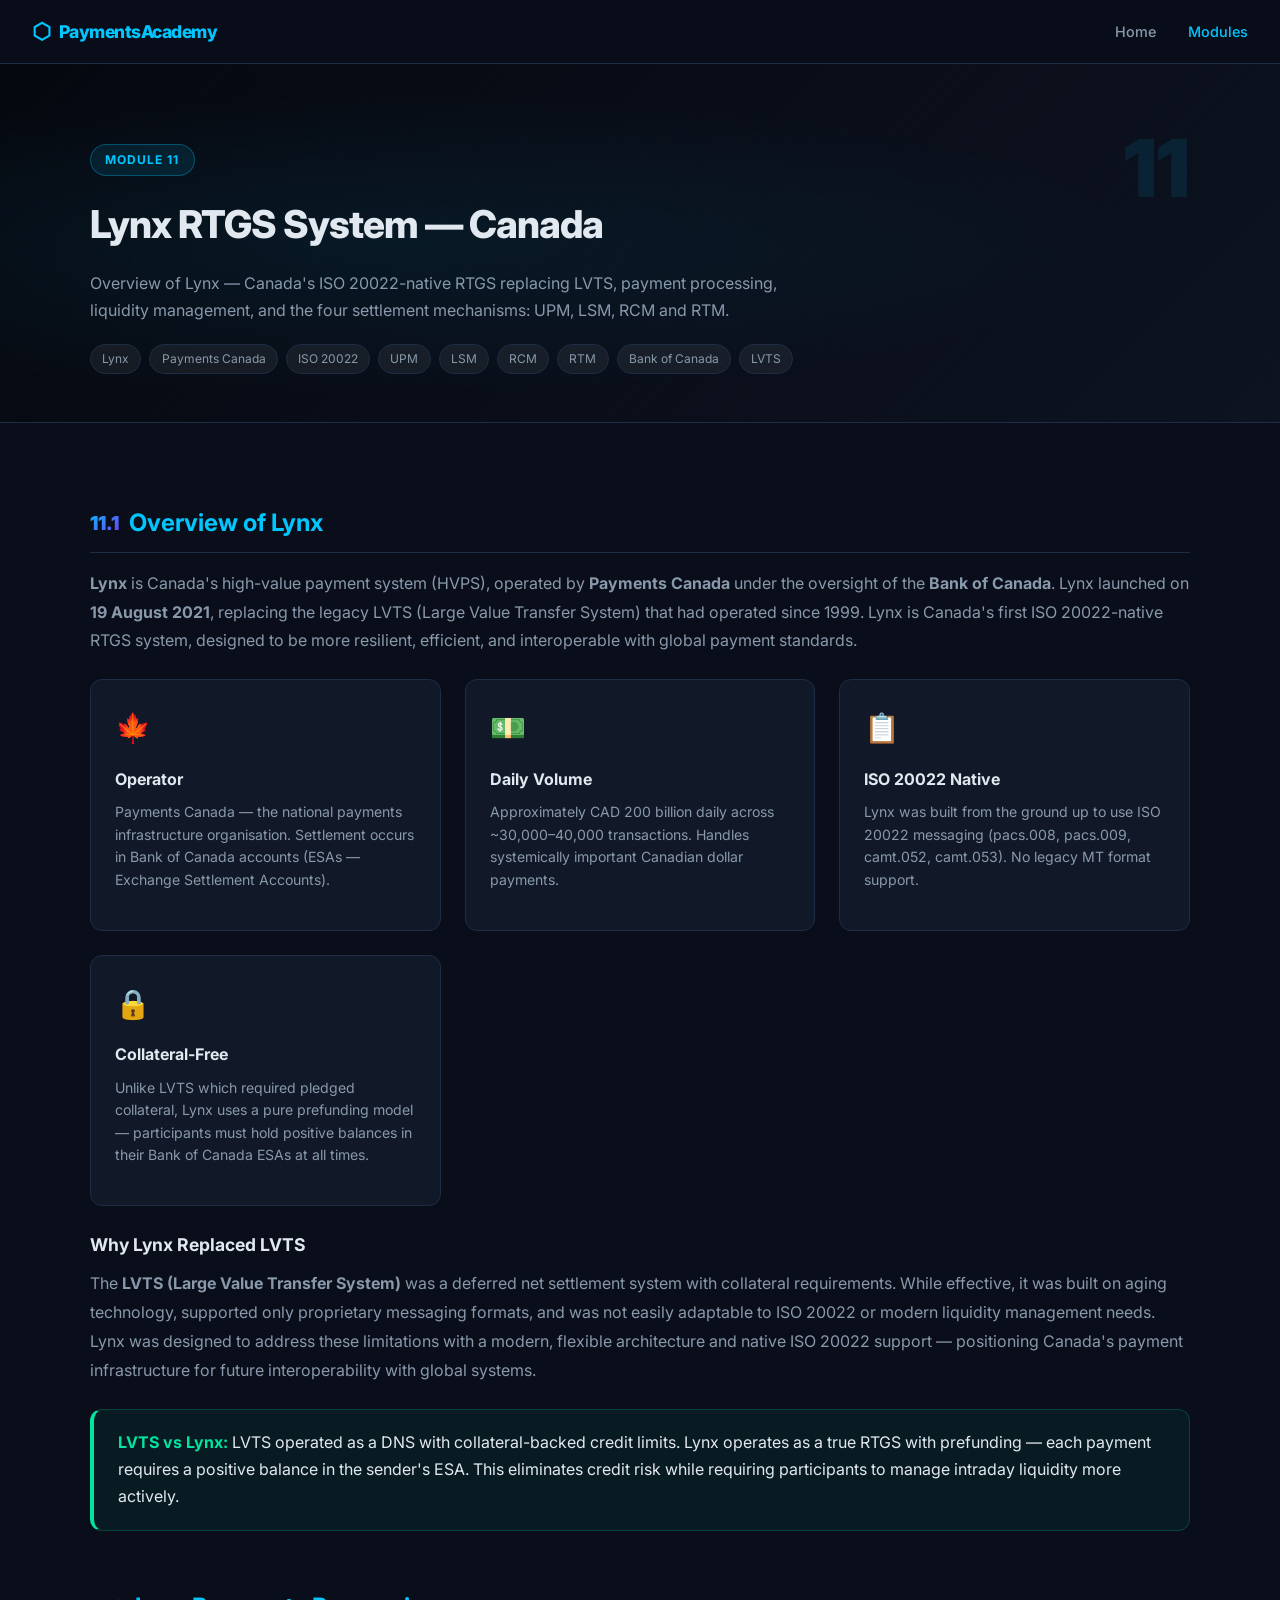
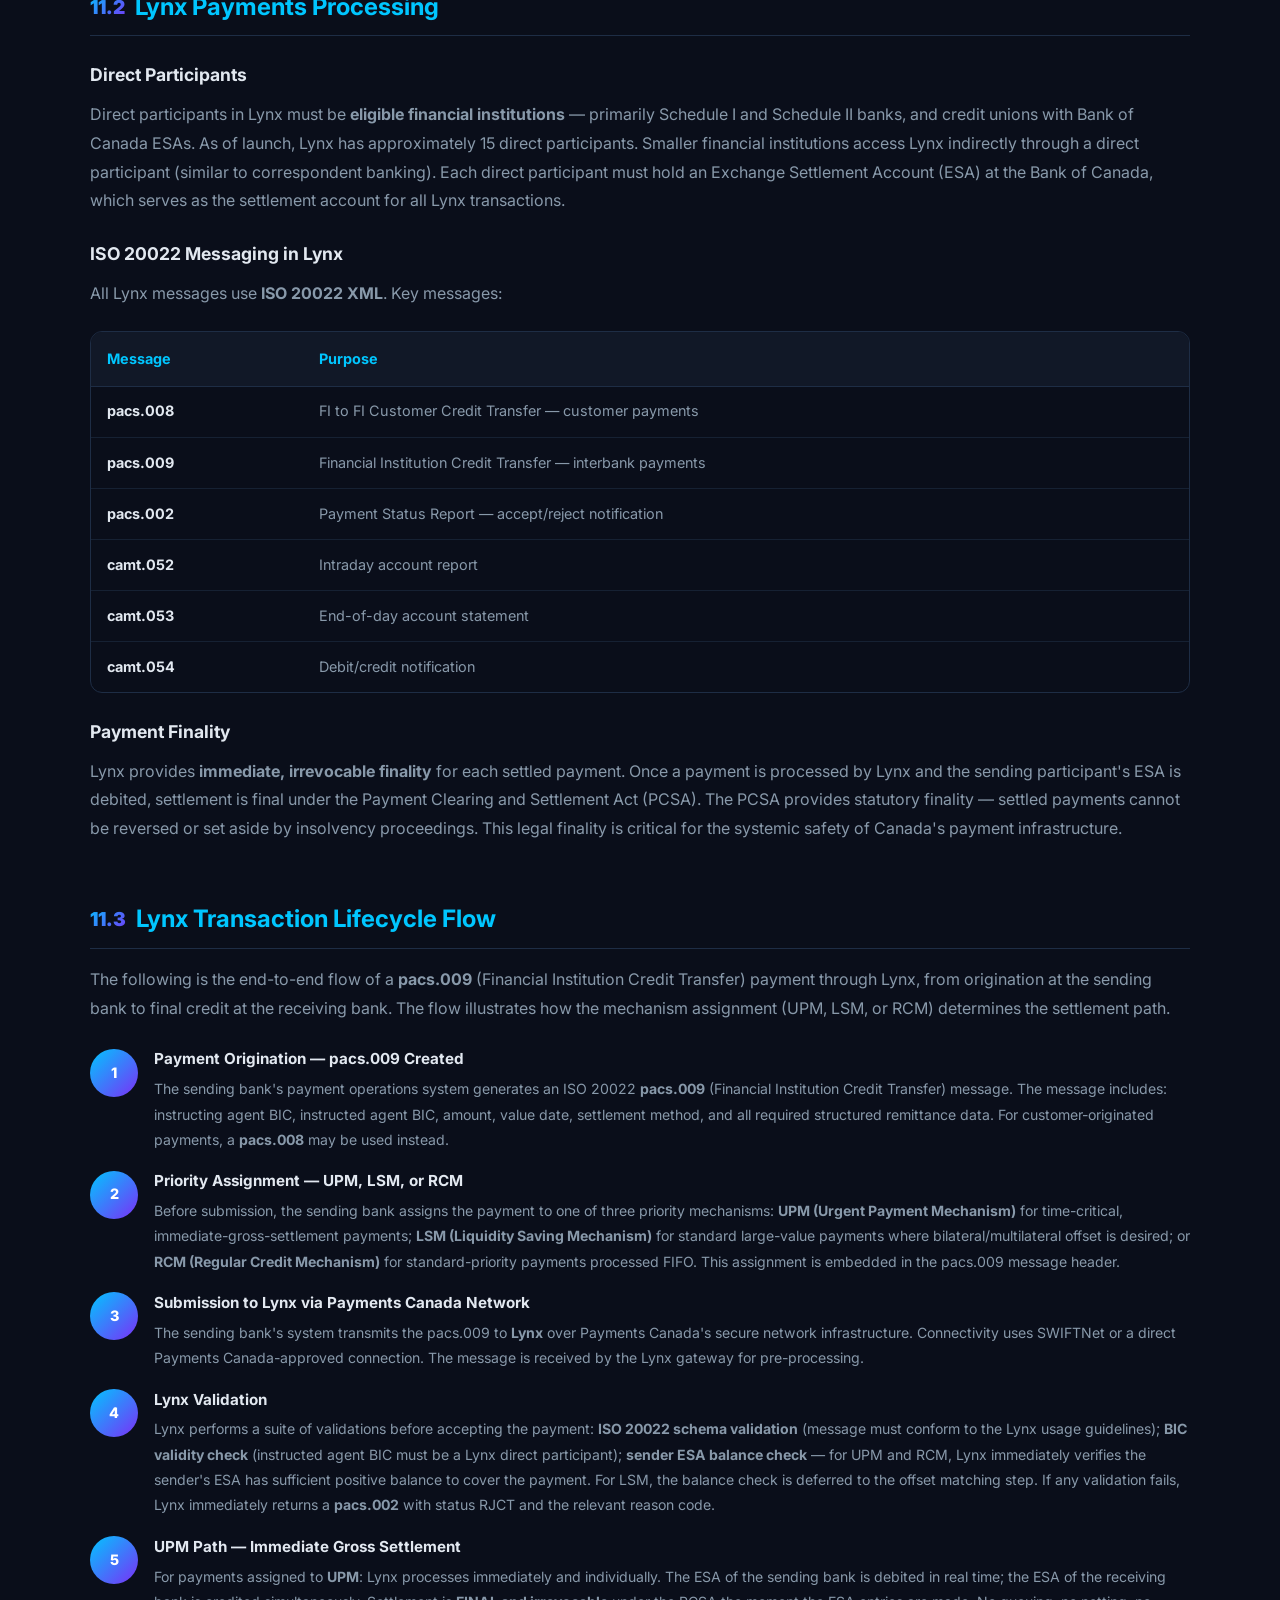
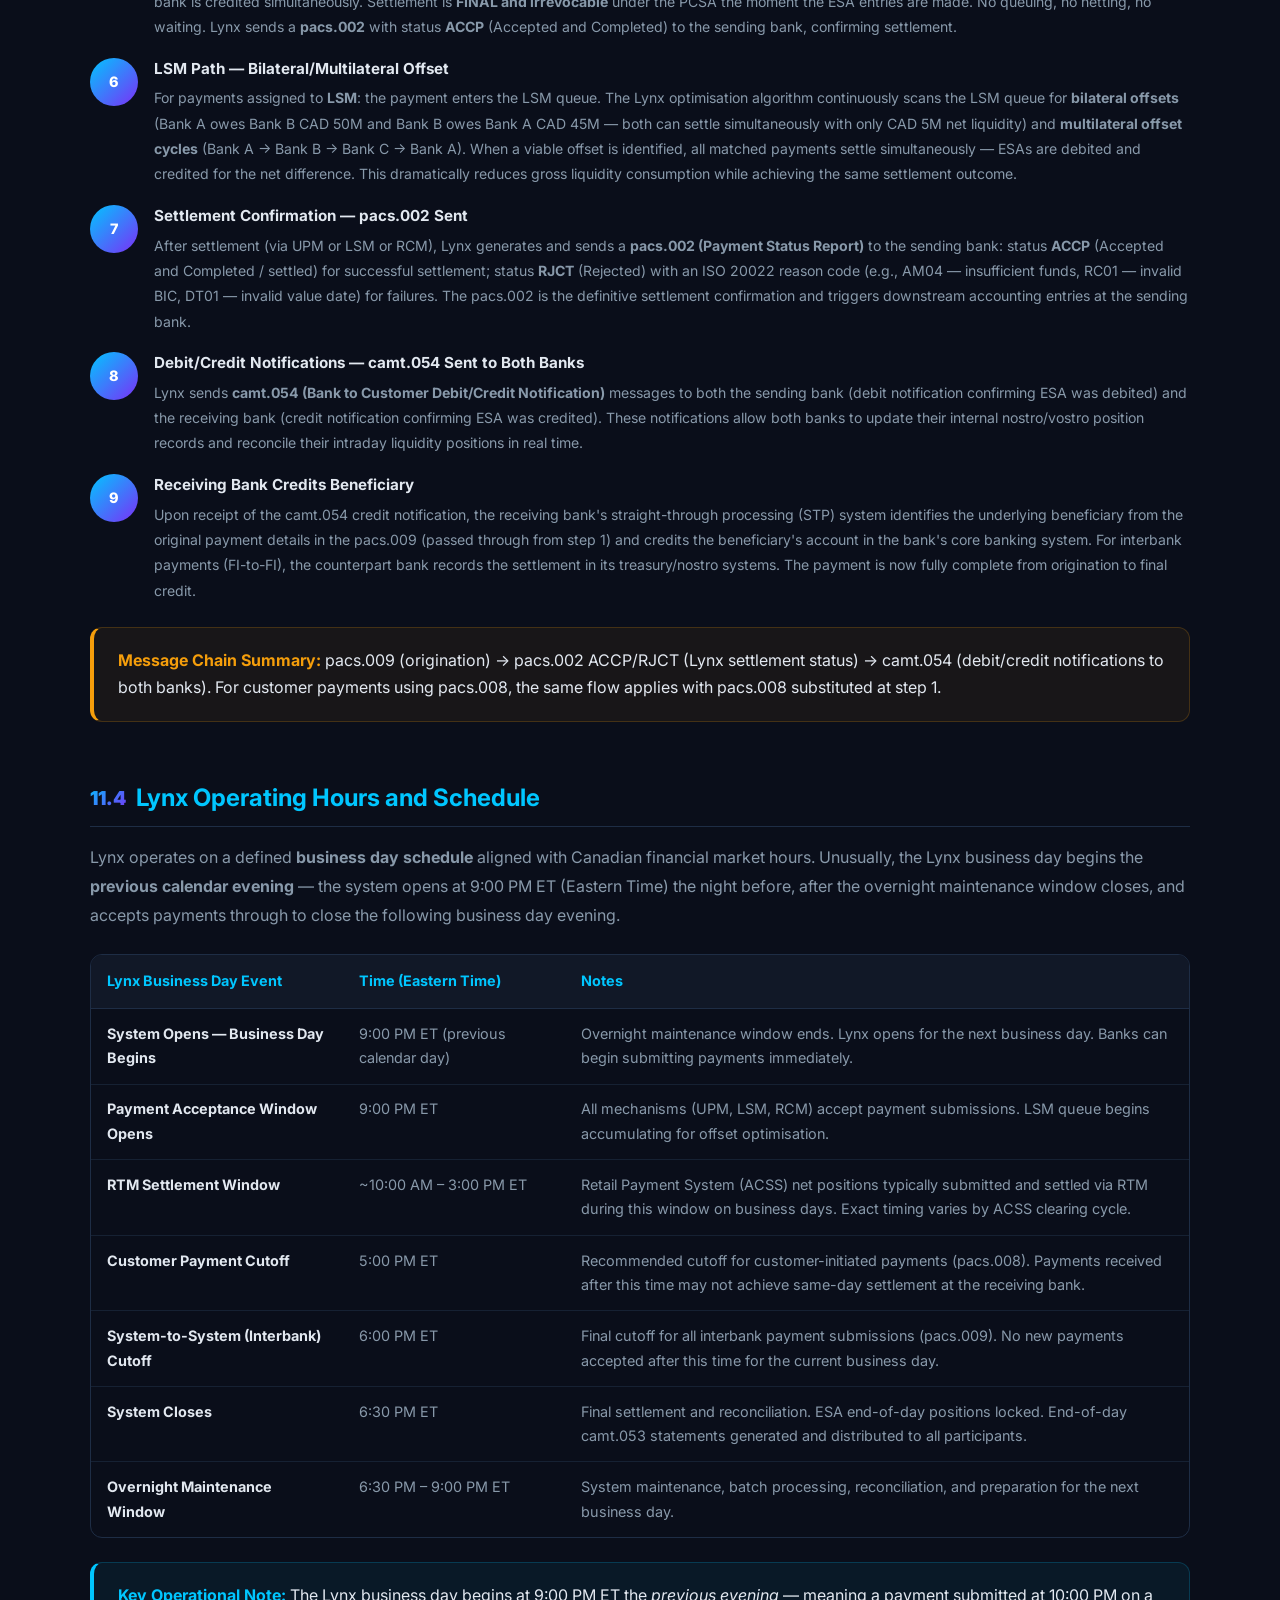
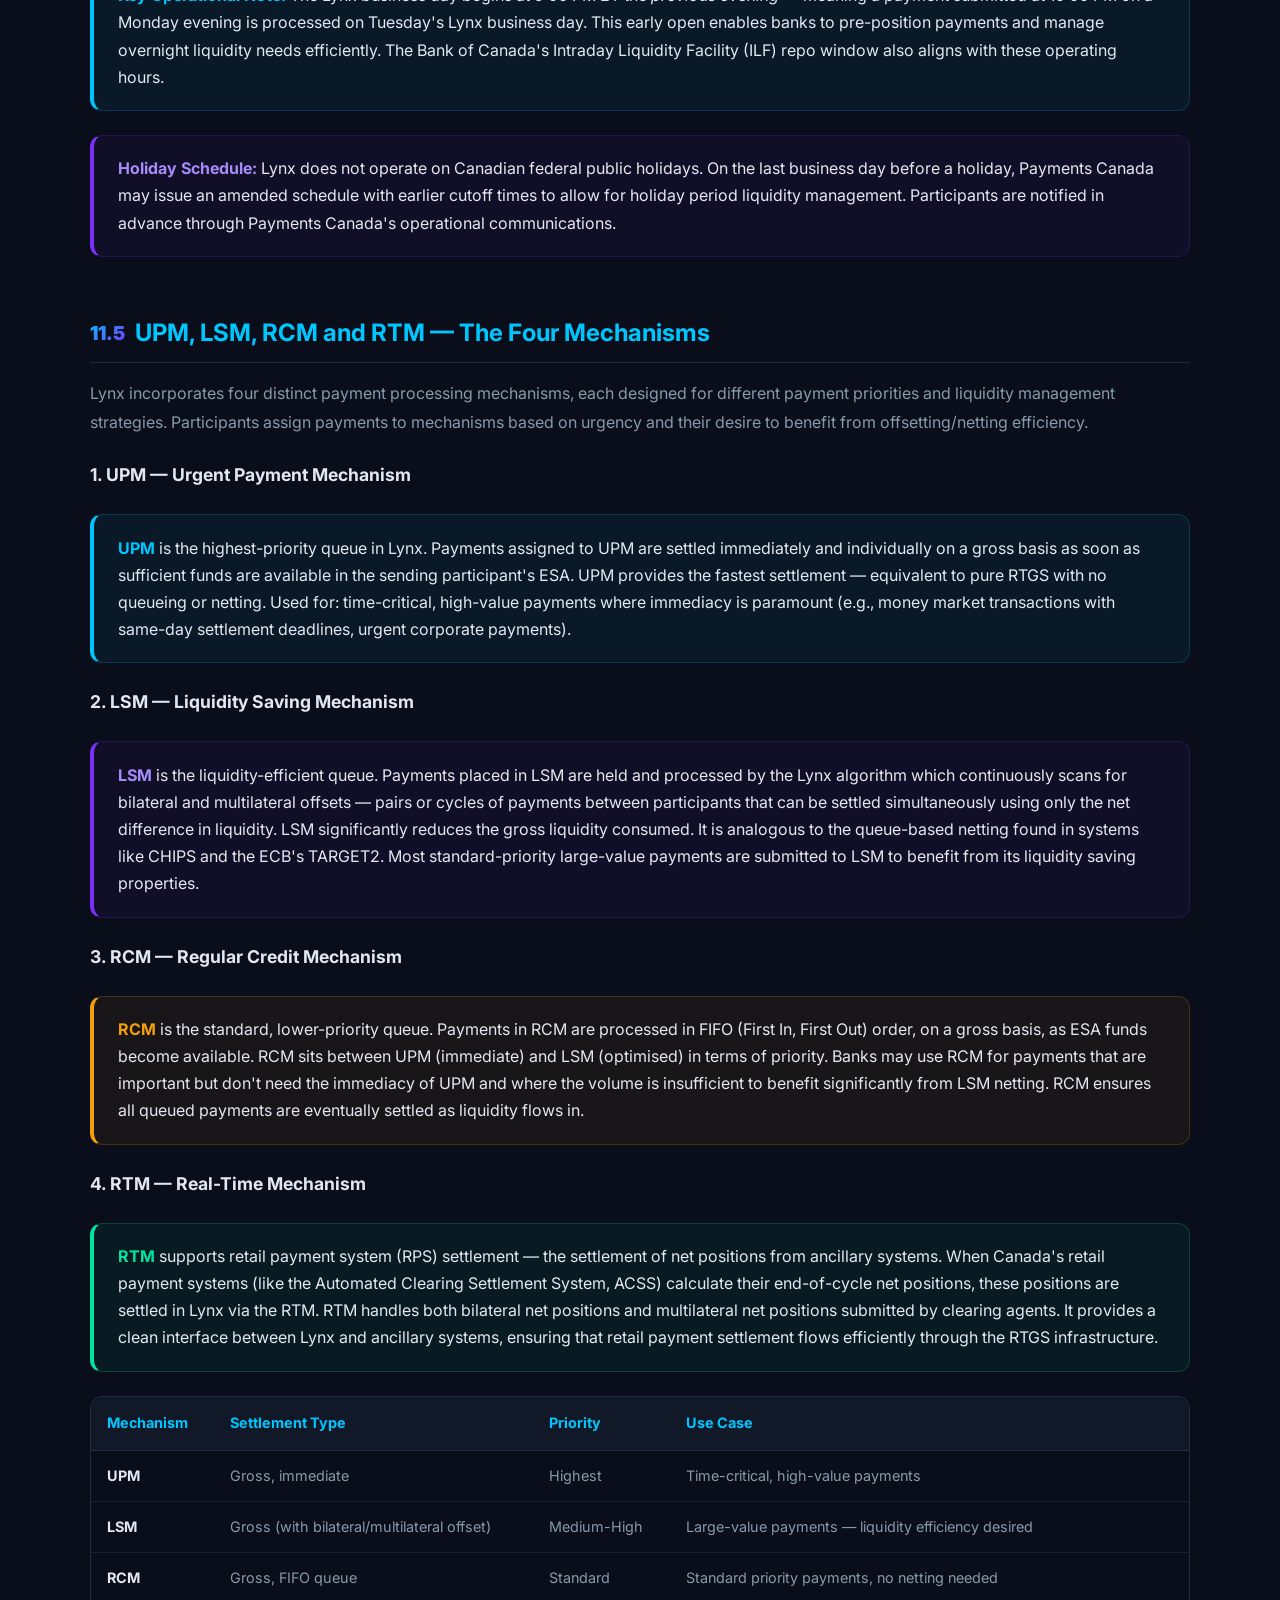
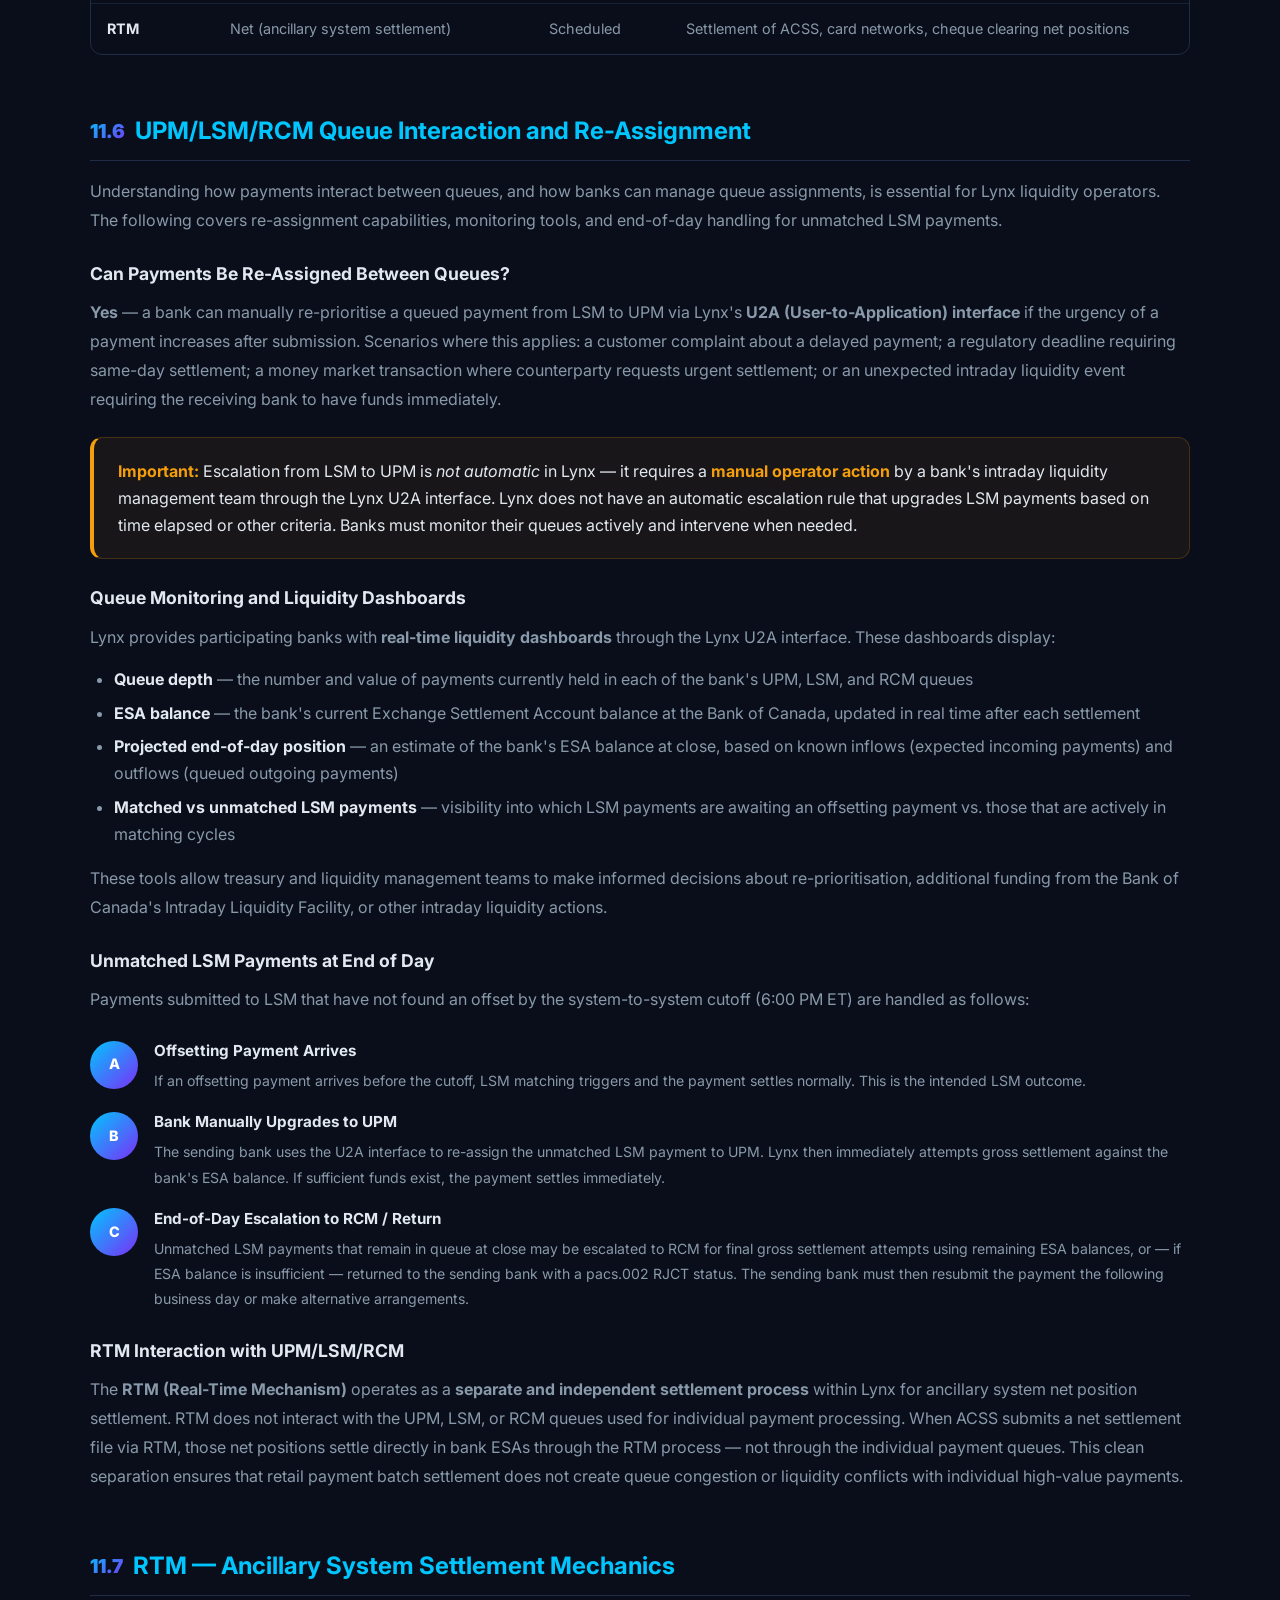
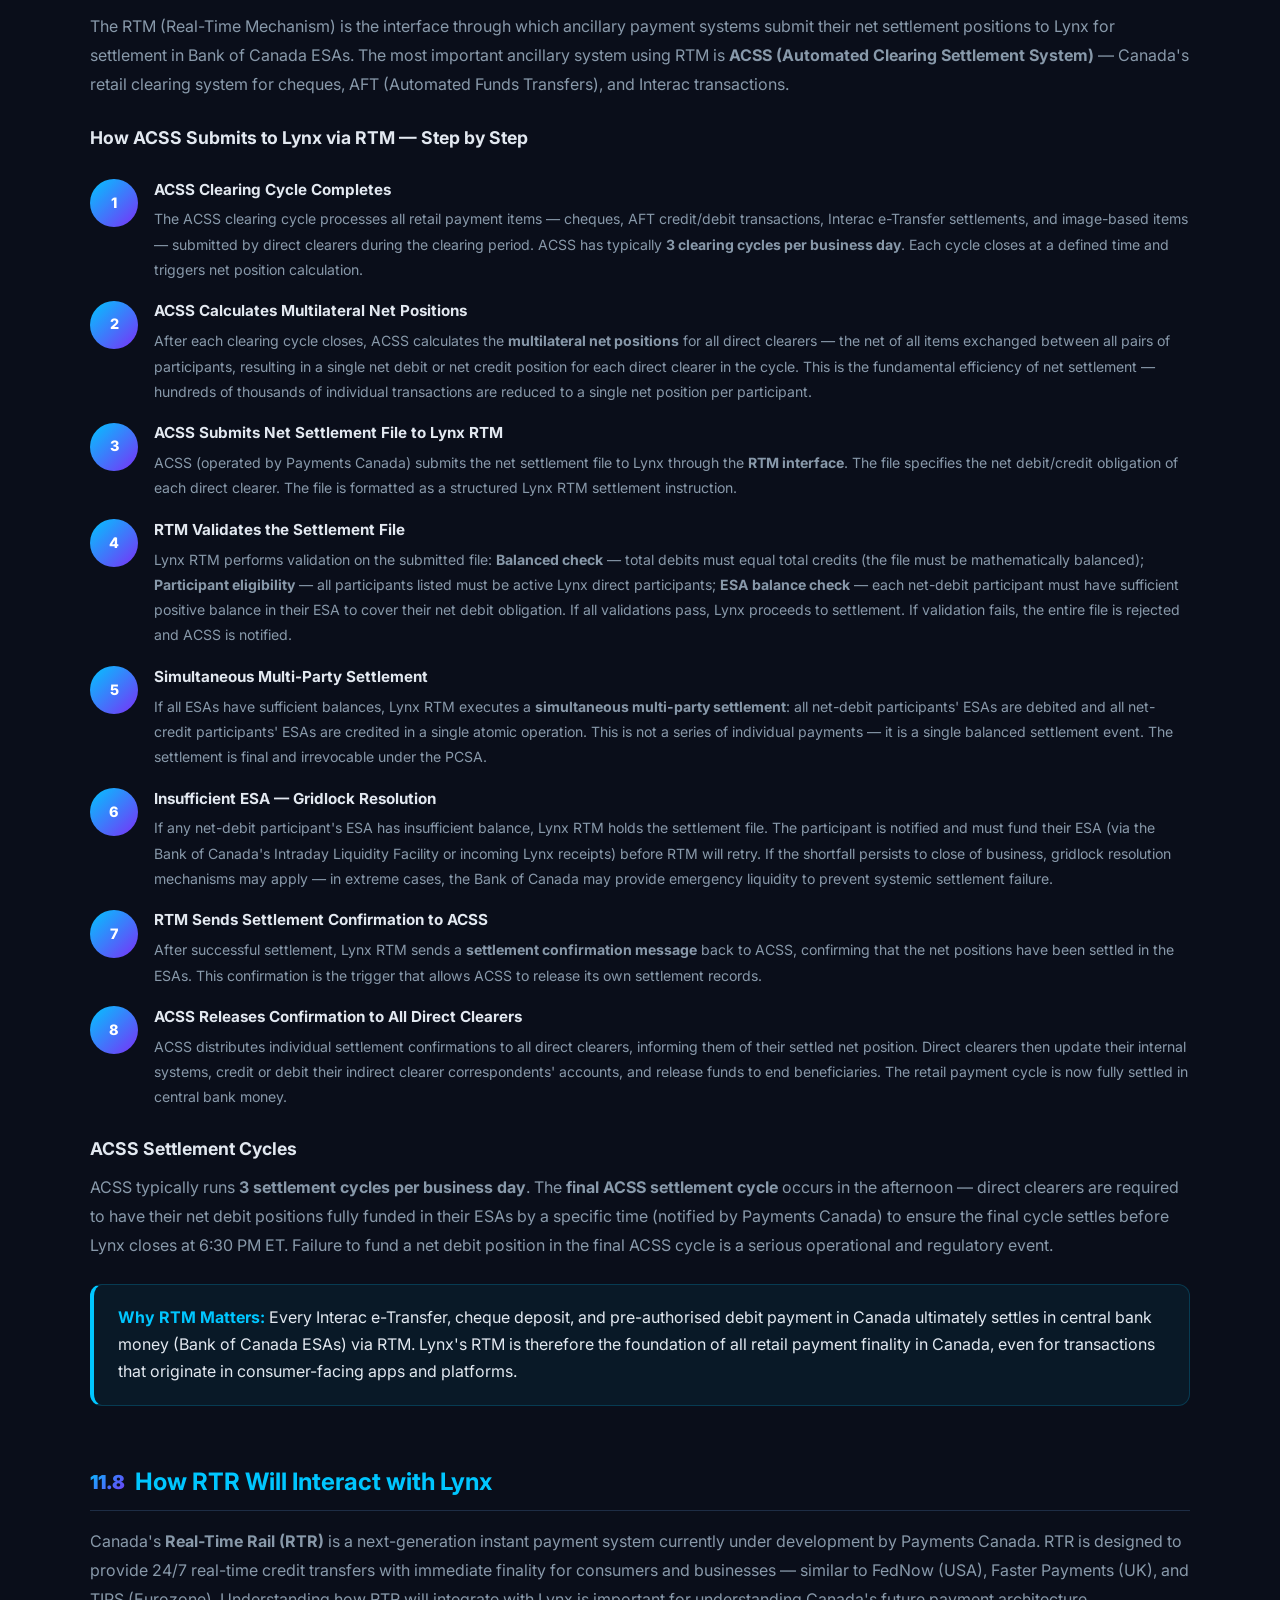
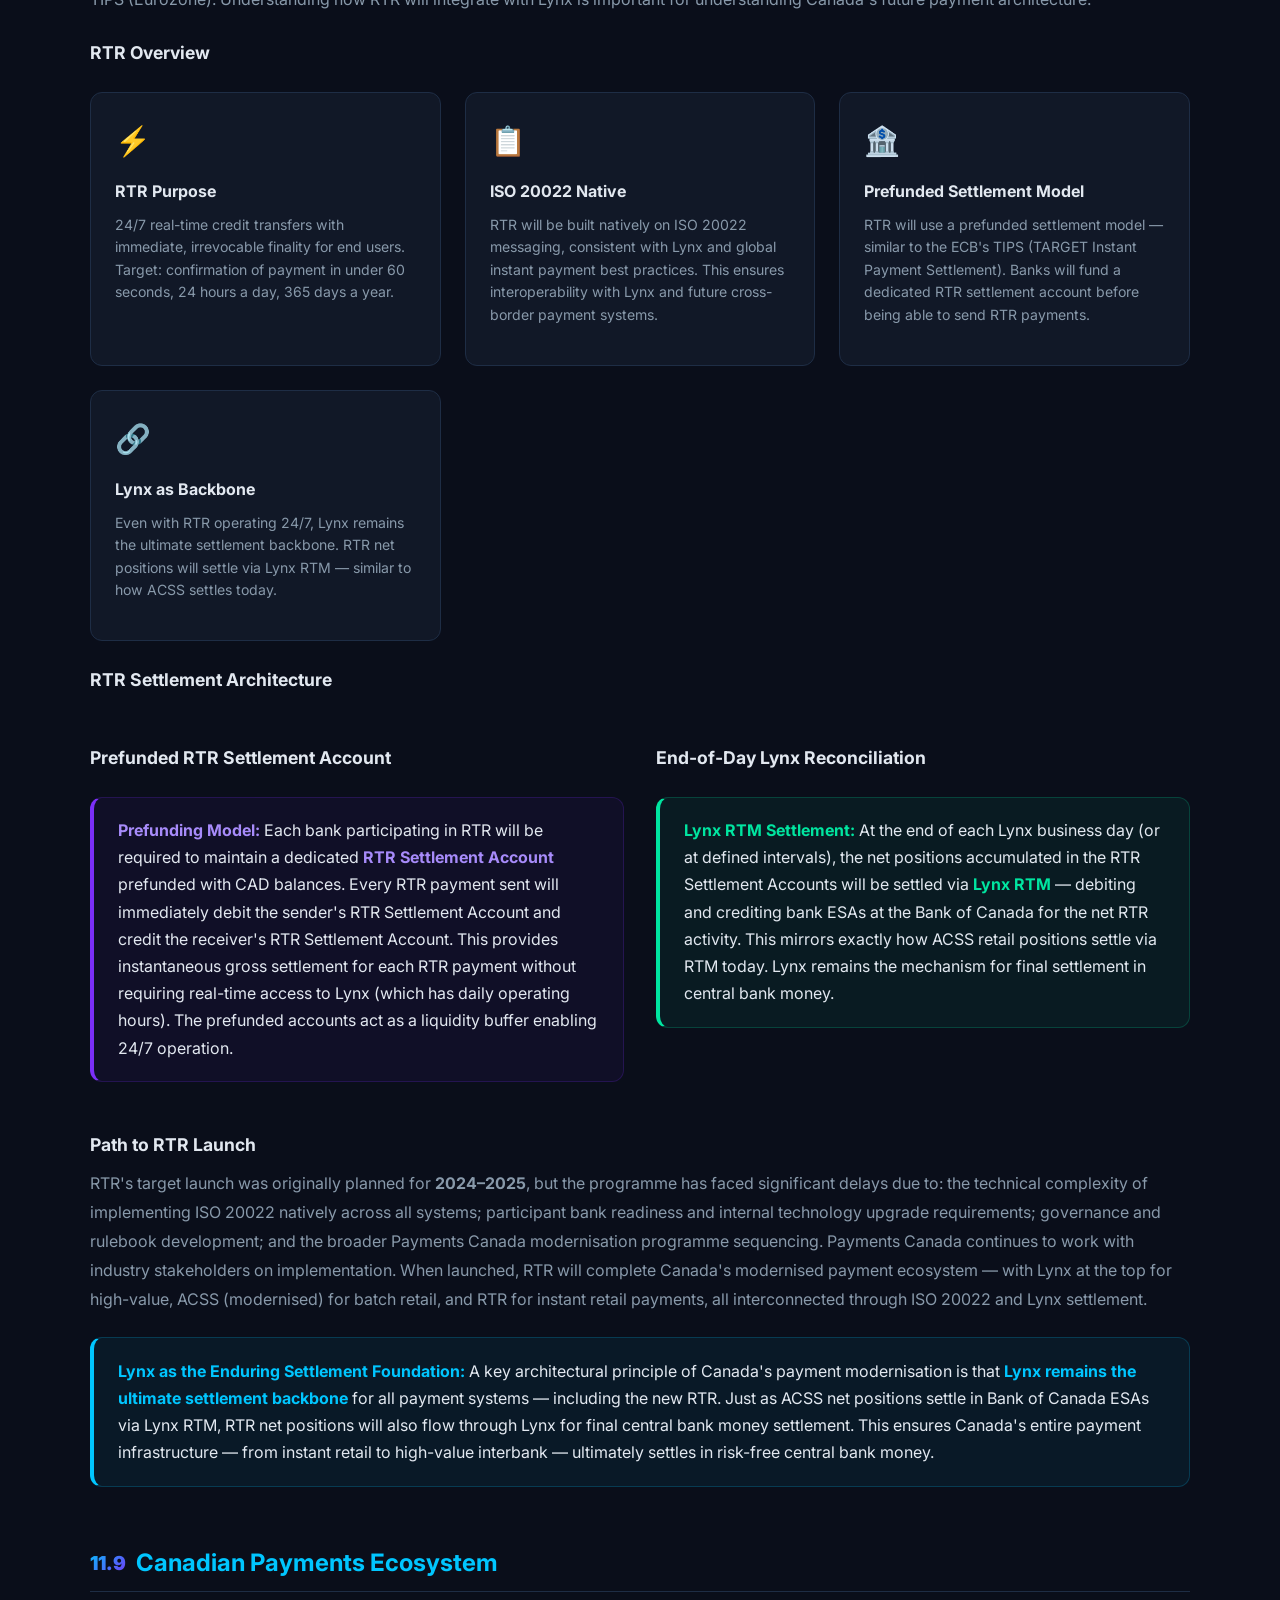
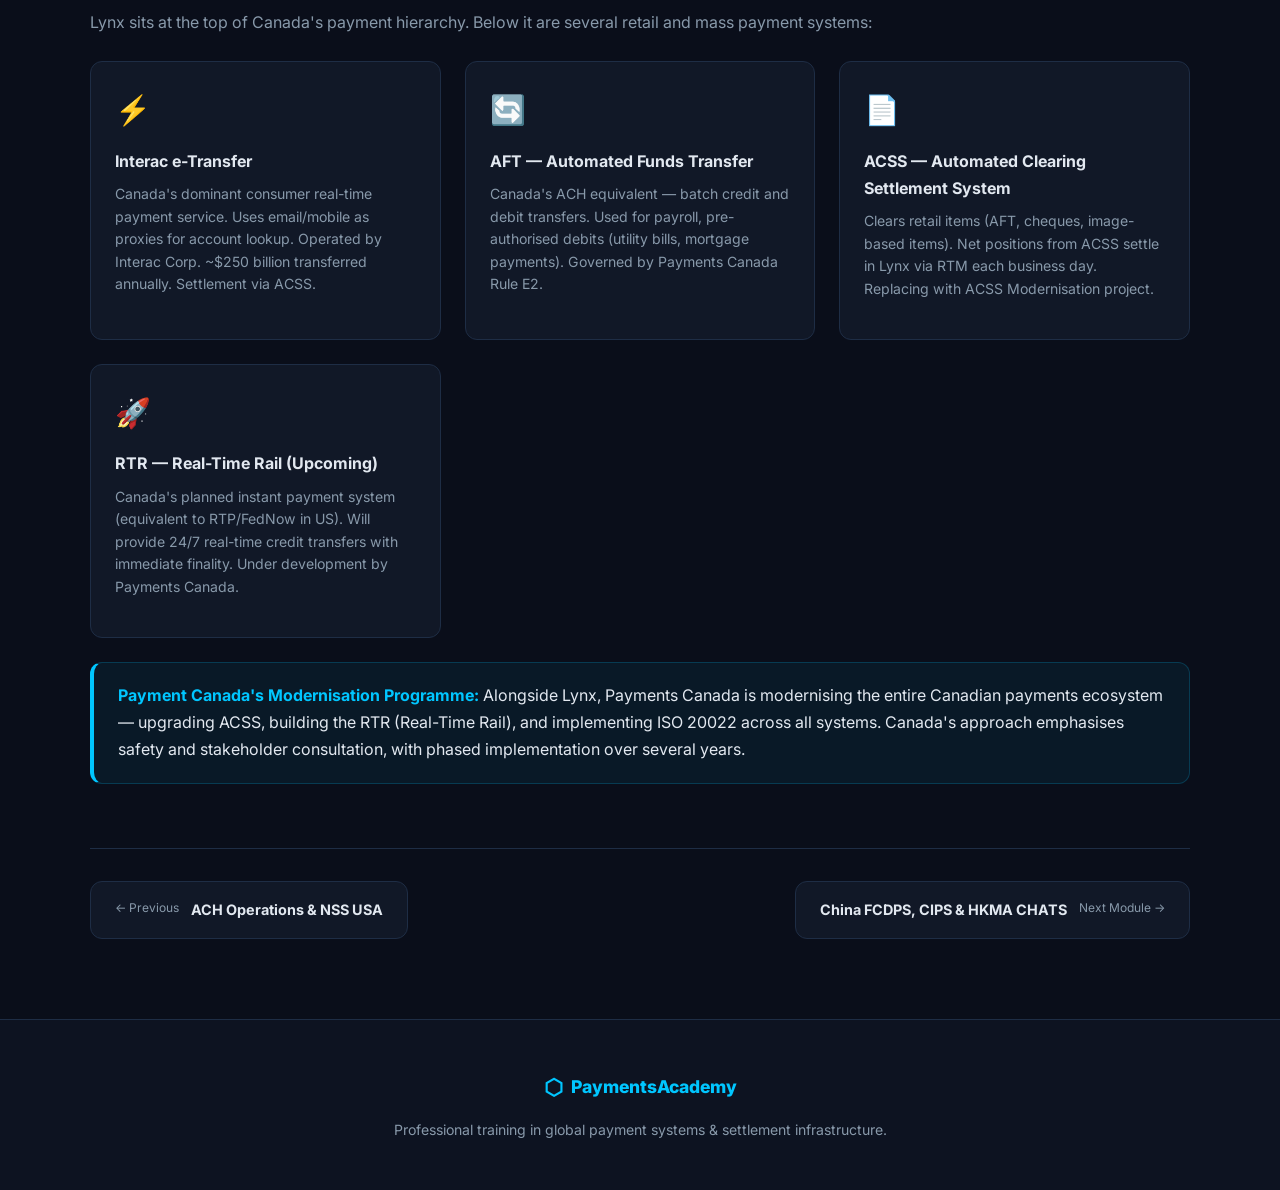
<file: module11.html>
<!DOCTYPE html>
<html lang="en">
<head><meta charset="UTF-8"/><meta name="viewport" content="width=device-width,initial-scale=1.0"/>
<title>Module 11: Lynx RTGS System Canada — PaymentsAcademy</title>
<link rel="stylesheet" href="styles.css"/></head>
<body>
<nav class="navbar" id="navbar"><div class="nav-inner"><a href="index.html" class="nav-logo"><span class="logo-icon">⬡</span>PaymentsAcademy</a><button class="hamburger" id="hamburger">&#9776;</button><ul class="nav-links" id="nav-links"><li><a href="index.html">Home</a></li><li><a href="modules.html" class="active">Modules</a></li></ul></div></nav>
<div class="module-hero"><div class="module-hero-inner"><div class="module-num">11</div><div class="module-tag">Module 11</div><h1>Lynx RTGS System — Canada</h1><p>Overview of Lynx — Canada's ISO 20022-native RTGS replacing LVTS, payment processing, liquidity management, and the four settlement mechanisms: UPM, LSM, RCM and RTM.</p><div class="module-tags"><span>Lynx</span><span>Payments Canada</span><span>ISO 20022</span><span>UPM</span><span>LSM</span><span>RCM</span><span>RTM</span><span>Bank of Canada</span><span>LVTS</span></div></div></div>
<section class="section"><div class="container">

  <div class="topic-section fade-in">
    <h2><span class="t-num">11.1</span> Overview of Lynx</h2>
    <p><strong>Lynx</strong> is Canada's high-value payment system (HVPS), operated by <strong>Payments Canada</strong> under the oversight of the <strong>Bank of Canada</strong>. Lynx launched on <strong>19 August 2021</strong>, replacing the legacy LVTS (Large Value Transfer System) that had operated since 1999. Lynx is Canada's first ISO 20022-native RTGS system, designed to be more resilient, efficient, and interoperable with global payment standards.</p>
    <div class="cards-grid">
      <div class="info-card"><div class="ic-icon">🍁</div><h4>Operator</h4><p>Payments Canada — the national payments infrastructure organisation. Settlement occurs in Bank of Canada accounts (ESAs — Exchange Settlement Accounts).</p></div>
      <div class="info-card"><div class="ic-icon">💵</div><h4>Daily Volume</h4><p>Approximately CAD 200 billion daily across ~30,000–40,000 transactions. Handles systemically important Canadian dollar payments.</p></div>
      <div class="info-card"><div class="ic-icon">📋</div><h4>ISO 20022 Native</h4><p>Lynx was built from the ground up to use ISO 20022 messaging (pacs.008, pacs.009, camt.052, camt.053). No legacy MT format support.</p></div>
      <div class="info-card"><div class="ic-icon">🔒</div><h4>Collateral-Free</h4><p>Unlike LVTS which required pledged collateral, Lynx uses a pure prefunding model — participants must hold positive balances in their Bank of Canada ESAs at all times.</p></div>
    </div>
    <h3>Why Lynx Replaced LVTS</h3>
    <p>The <strong>LVTS (Large Value Transfer System)</strong> was a deferred net settlement system with collateral requirements. While effective, it was built on aging technology, supported only proprietary messaging formats, and was not easily adaptable to ISO 20022 or modern liquidity management needs. Lynx was designed to address these limitations with a modern, flexible architecture and native ISO 20022 support — positioning Canada's payment infrastructure for future interoperability with global systems.</p>
    <div class="highlight-box green"><strong>LVTS vs Lynx:</strong> LVTS operated as a DNS with collateral-backed credit limits. Lynx operates as a true RTGS with prefunding — each payment requires a positive balance in the sender's ESA. This eliminates credit risk while requiring participants to manage intraday liquidity more actively.</div>
  </div>

  <div class="topic-section fade-in">
    <h2><span class="t-num">11.2</span> Lynx Payments Processing</h2>
    <h3>Direct Participants</h3>
    <p>Direct participants in Lynx must be <strong>eligible financial institutions</strong> — primarily Schedule I and Schedule II banks, and credit unions with Bank of Canada ESAs. As of launch, Lynx has approximately 15 direct participants. Smaller financial institutions access Lynx indirectly through a direct participant (similar to correspondent banking). Each direct participant must hold an Exchange Settlement Account (ESA) at the Bank of Canada, which serves as the settlement account for all Lynx transactions.</p>
    <h3>ISO 20022 Messaging in Lynx</h3>
    <p>All Lynx messages use <strong>ISO 20022 XML</strong>. Key messages:</p>
    <div class="table-wrap"><table><thead><tr><th>Message</th><th>Purpose</th></tr></thead><tbody>
      <tr><td><strong>pacs.008</strong></td><td>FI to FI Customer Credit Transfer — customer payments</td></tr>
      <tr><td><strong>pacs.009</strong></td><td>Financial Institution Credit Transfer — interbank payments</td></tr>
      <tr><td><strong>pacs.002</strong></td><td>Payment Status Report — accept/reject notification</td></tr>
      <tr><td><strong>camt.052</strong></td><td>Intraday account report</td></tr>
      <tr><td><strong>camt.053</strong></td><td>End-of-day account statement</td></tr>
      <tr><td><strong>camt.054</strong></td><td>Debit/credit notification</td></tr>
    </tbody></table></div>
    <h3>Payment Finality</h3>
    <p>Lynx provides <strong>immediate, irrevocable finality</strong> for each settled payment. Once a payment is processed by Lynx and the sending participant's ESA is debited, settlement is final under the Payment Clearing and Settlement Act (PCSA). The PCSA provides statutory finality — settled payments cannot be reversed or set aside by insolvency proceedings. This legal finality is critical for the systemic safety of Canada's payment infrastructure.</p>
  </div>

  <div class="topic-section fade-in">
    <h2><span class="t-num">11.3</span> Lynx Transaction Lifecycle Flow</h2>
    <p>The following is the end-to-end flow of a <strong>pacs.009</strong> (Financial Institution Credit Transfer) payment through Lynx, from origination at the sending bank to final credit at the receiving bank. The flow illustrates how the mechanism assignment (UPM, LSM, or RCM) determines the settlement path.</p>
    <div class="flow-steps">
      <div class="flow-step"><div class="step-num">1</div><div class="step-body"><h4>Payment Origination — pacs.009 Created</h4><p>The sending bank's payment operations system generates an ISO 20022 <strong>pacs.009</strong> (Financial Institution Credit Transfer) message. The message includes: instructing agent BIC, instructed agent BIC, amount, value date, settlement method, and all required structured remittance data. For customer-originated payments, a <strong>pacs.008</strong> may be used instead.</p></div></div>
      <div class="flow-step"><div class="step-num">2</div><div class="step-body"><h4>Priority Assignment — UPM, LSM, or RCM</h4><p>Before submission, the sending bank assigns the payment to one of three priority mechanisms: <strong>UPM (Urgent Payment Mechanism)</strong> for time-critical, immediate-gross-settlement payments; <strong>LSM (Liquidity Saving Mechanism)</strong> for standard large-value payments where bilateral/multilateral offset is desired; or <strong>RCM (Regular Credit Mechanism)</strong> for standard-priority payments processed FIFO. This assignment is embedded in the pacs.009 message header.</p></div></div>
      <div class="flow-step"><div class="step-num">3</div><div class="step-body"><h4>Submission to Lynx via Payments Canada Network</h4><p>The sending bank's system transmits the pacs.009 to <strong>Lynx</strong> over Payments Canada's secure network infrastructure. Connectivity uses SWIFTNet or a direct Payments Canada-approved connection. The message is received by the Lynx gateway for pre-processing.</p></div></div>
      <div class="flow-step"><div class="step-num">4</div><div class="step-body"><h4>Lynx Validation</h4><p>Lynx performs a suite of validations before accepting the payment: <strong>ISO 20022 schema validation</strong> (message must conform to the Lynx usage guidelines); <strong>BIC validity check</strong> (instructed agent BIC must be a Lynx direct participant); <strong>sender ESA balance check</strong> — for UPM and RCM, Lynx immediately verifies the sender's ESA has sufficient positive balance to cover the payment. For LSM, the balance check is deferred to the offset matching step. If any validation fails, Lynx immediately returns a <strong>pacs.002</strong> with status RJCT and the relevant reason code.</p></div></div>
      <div class="flow-step"><div class="step-num">5</div><div class="step-body"><h4>UPM Path — Immediate Gross Settlement</h4><p>For payments assigned to <strong>UPM</strong>: Lynx processes immediately and individually. The ESA of the sending bank is debited in real time; the ESA of the receiving bank is credited simultaneously. Settlement is <strong>FINAL and irrevocable</strong> under the PCSA the moment the ESA entries are made. No queuing, no netting, no waiting. Lynx sends a <strong>pacs.002</strong> with status <strong>ACCP</strong> (Accepted and Completed) to the sending bank, confirming settlement.</p></div></div>
      <div class="flow-step"><div class="step-num">6</div><div class="step-body"><h4>LSM Path — Bilateral/Multilateral Offset</h4><p>For payments assigned to <strong>LSM</strong>: the payment enters the LSM queue. The Lynx optimisation algorithm continuously scans the LSM queue for <strong>bilateral offsets</strong> (Bank A owes Bank B CAD 50M and Bank B owes Bank A CAD 45M — both can settle simultaneously with only CAD 5M net liquidity) and <strong>multilateral offset cycles</strong> (Bank A → Bank B → Bank C → Bank A). When a viable offset is identified, all matched payments settle simultaneously — ESAs are debited and credited for the net difference. This dramatically reduces gross liquidity consumption while achieving the same settlement outcome.</p></div></div>
      <div class="flow-step"><div class="step-num">7</div><div class="step-body"><h4>Settlement Confirmation — pacs.002 Sent</h4><p>After settlement (via UPM or LSM or RCM), Lynx generates and sends a <strong>pacs.002 (Payment Status Report)</strong> to the sending bank: status <strong>ACCP</strong> (Accepted and Completed / settled) for successful settlement; status <strong>RJCT</strong> (Rejected) with an ISO 20022 reason code (e.g., AM04 — insufficient funds, RC01 — invalid BIC, DT01 — invalid value date) for failures. The pacs.002 is the definitive settlement confirmation and triggers downstream accounting entries at the sending bank.</p></div></div>
      <div class="flow-step"><div class="step-num">8</div><div class="step-body"><h4>Debit/Credit Notifications — camt.054 Sent to Both Banks</h4><p>Lynx sends <strong>camt.054 (Bank to Customer Debit/Credit Notification)</strong> messages to both the sending bank (debit notification confirming ESA was debited) and the receiving bank (credit notification confirming ESA was credited). These notifications allow both banks to update their internal nostro/vostro position records and reconcile their intraday liquidity positions in real time.</p></div></div>
      <div class="flow-step"><div class="step-num">9</div><div class="step-body"><h4>Receiving Bank Credits Beneficiary</h4><p>Upon receipt of the camt.054 credit notification, the receiving bank's straight-through processing (STP) system identifies the underlying beneficiary from the original payment details in the pacs.009 (passed through from step 1) and credits the beneficiary's account in the bank's core banking system. For interbank payments (FI-to-FI), the counterpart bank records the settlement in its treasury/nostro systems. The payment is now fully complete from origination to final credit.</p></div></div>
    </div>
    <div class="highlight-box gold"><strong>Message Chain Summary:</strong> pacs.009 (origination) → pacs.002 ACCP/RJCT (Lynx settlement status) → camt.054 (debit/credit notifications to both banks). For customer payments using pacs.008, the same flow applies with pacs.008 substituted at step 1.</div>
  </div>

  <div class="topic-section fade-in">
    <h2><span class="t-num">11.4</span> Lynx Operating Hours and Schedule</h2>
    <p>Lynx operates on a defined <strong>business day schedule</strong> aligned with Canadian financial market hours. Unusually, the Lynx business day begins the <strong>previous calendar evening</strong> — the system opens at 9:00 PM ET (Eastern Time) the night before, after the overnight maintenance window closes, and accepts payments through to close the following business day evening.</p>
    <div class="table-wrap"><table><thead><tr><th>Lynx Business Day Event</th><th>Time (Eastern Time)</th><th>Notes</th></tr></thead><tbody>
      <tr><td><strong>System Opens — Business Day Begins</strong></td><td>9:00 PM ET (previous calendar day)</td><td>Overnight maintenance window ends. Lynx opens for the next business day. Banks can begin submitting payments immediately.</td></tr>
      <tr><td><strong>Payment Acceptance Window Opens</strong></td><td>9:00 PM ET</td><td>All mechanisms (UPM, LSM, RCM) accept payment submissions. LSM queue begins accumulating for offset optimisation.</td></tr>
      <tr><td><strong>RTM Settlement Window</strong></td><td>~10:00 AM – 3:00 PM ET</td><td>Retail Payment System (ACSS) net positions typically submitted and settled via RTM during this window on business days. Exact timing varies by ACSS clearing cycle.</td></tr>
      <tr><td><strong>Customer Payment Cutoff</strong></td><td>5:00 PM ET</td><td>Recommended cutoff for customer-initiated payments (pacs.008). Payments received after this time may not achieve same-day settlement at the receiving bank.</td></tr>
      <tr><td><strong>System-to-System (Interbank) Cutoff</strong></td><td>6:00 PM ET</td><td>Final cutoff for all interbank payment submissions (pacs.009). No new payments accepted after this time for the current business day.</td></tr>
      <tr><td><strong>System Closes</strong></td><td>6:30 PM ET</td><td>Final settlement and reconciliation. ESA end-of-day positions locked. End-of-day camt.053 statements generated and distributed to all participants.</td></tr>
      <tr><td><strong>Overnight Maintenance Window</strong></td><td>6:30 PM – 9:00 PM ET</td><td>System maintenance, batch processing, reconciliation, and preparation for the next business day.</td></tr>
    </tbody></table></div>
    <div class="highlight-box"><strong>Key Operational Note:</strong> The Lynx business day begins at 9:00 PM ET the <em>previous evening</em> — meaning a payment submitted at 10:00 PM on a Monday evening is processed on Tuesday's Lynx business day. This early open enables banks to pre-position payments and manage overnight liquidity needs efficiently. The Bank of Canada's Intraday Liquidity Facility (ILF) repo window also aligns with these operating hours.</div>
    <div class="highlight-box purple"><strong>Holiday Schedule:</strong> Lynx does not operate on Canadian federal public holidays. On the last business day before a holiday, Payments Canada may issue an amended schedule with earlier cutoff times to allow for holiday period liquidity management. Participants are notified in advance through Payments Canada's operational communications.</div>
  </div>

  <div class="topic-section fade-in">
    <h2><span class="t-num">11.5</span> UPM, LSM, RCM and RTM — The Four Mechanisms</h2>
    <p>Lynx incorporates four distinct payment processing mechanisms, each designed for different payment priorities and liquidity management strategies. Participants assign payments to mechanisms based on urgency and their desire to benefit from offsetting/netting efficiency.</p>

    <h3>1. UPM — Urgent Payment Mechanism</h3>
    <div class="highlight-box"><strong>UPM</strong> is the highest-priority queue in Lynx. Payments assigned to UPM are settled immediately and individually on a gross basis as soon as sufficient funds are available in the sending participant's ESA. UPM provides the fastest settlement — equivalent to pure RTGS with no queueing or netting. Used for: time-critical, high-value payments where immediacy is paramount (e.g., money market transactions with same-day settlement deadlines, urgent corporate payments).</div>

    <h3>2. LSM — Liquidity Saving Mechanism</h3>
    <div class="highlight-box purple"><strong>LSM</strong> is the liquidity-efficient queue. Payments placed in LSM are held and processed by the Lynx algorithm which continuously scans for bilateral and multilateral offsets — pairs or cycles of payments between participants that can be settled simultaneously using only the net difference in liquidity. LSM significantly reduces the gross liquidity consumed. It is analogous to the queue-based netting found in systems like CHIPS and the ECB's TARGET2. Most standard-priority large-value payments are submitted to LSM to benefit from its liquidity saving properties.</div>

    <h3>3. RCM — Regular Credit Mechanism</h3>
    <div class="highlight-box gold"><strong>RCM</strong> is the standard, lower-priority queue. Payments in RCM are processed in FIFO (First In, First Out) order, on a gross basis, as ESA funds become available. RCM sits between UPM (immediate) and LSM (optimised) in terms of priority. Banks may use RCM for payments that are important but don't need the immediacy of UPM and where the volume is insufficient to benefit significantly from LSM netting. RCM ensures all queued payments are eventually settled as liquidity flows in.</div>

    <h3>4. RTM — Real-Time Mechanism</h3>
    <div class="highlight-box green"><strong>RTM</strong> supports retail payment system (RPS) settlement — the settlement of net positions from ancillary systems. When Canada's retail payment systems (like the Automated Clearing Settlement System, ACSS) calculate their end-of-cycle net positions, these positions are settled in Lynx via the RTM. RTM handles both bilateral net positions and multilateral net positions submitted by clearing agents. It provides a clean interface between Lynx and ancillary systems, ensuring that retail payment settlement flows efficiently through the RTGS infrastructure.</div>

    <div class="table-wrap"><table><thead><tr><th>Mechanism</th><th>Settlement Type</th><th>Priority</th><th>Use Case</th></tr></thead><tbody>
      <tr><td><strong>UPM</strong></td><td>Gross, immediate</td><td>Highest</td><td>Time-critical, high-value payments</td></tr>
      <tr><td><strong>LSM</strong></td><td>Gross (with bilateral/multilateral offset)</td><td>Medium-High</td><td>Large-value payments — liquidity efficiency desired</td></tr>
      <tr><td><strong>RCM</strong></td><td>Gross, FIFO queue</td><td>Standard</td><td>Standard priority payments, no netting needed</td></tr>
      <tr><td><strong>RTM</strong></td><td>Net (ancillary system settlement)</td><td>Scheduled</td><td>Settlement of ACSS, card networks, cheque clearing net positions</td></tr>
    </tbody></table></div>
  </div>

  <div class="topic-section fade-in">
    <h2><span class="t-num">11.6</span> UPM/LSM/RCM Queue Interaction and Re-Assignment</h2>
    <p>Understanding how payments interact between queues, and how banks can manage queue assignments, is essential for Lynx liquidity operators. The following covers re-assignment capabilities, monitoring tools, and end-of-day handling for unmatched LSM payments.</p>

    <h3>Can Payments Be Re-Assigned Between Queues?</h3>
    <p><strong>Yes</strong> — a bank can manually re-prioritise a queued payment from LSM to UPM via Lynx's <strong>U2A (User-to-Application) interface</strong> if the urgency of a payment increases after submission. Scenarios where this applies: a customer complaint about a delayed payment; a regulatory deadline requiring same-day settlement; a money market transaction where counterparty requests urgent settlement; or an unexpected intraday liquidity event requiring the receiving bank to have funds immediately.</p>
    <div class="highlight-box gold"><strong>Important:</strong> Escalation from LSM to UPM is <em>not automatic</em> in Lynx — it requires a <strong>manual operator action</strong> by a bank's intraday liquidity management team through the Lynx U2A interface. Lynx does not have an automatic escalation rule that upgrades LSM payments based on time elapsed or other criteria. Banks must monitor their queues actively and intervene when needed.</div>

    <h3>Queue Monitoring and Liquidity Dashboards</h3>
    <p>Lynx provides participating banks with <strong>real-time liquidity dashboards</strong> through the Lynx U2A interface. These dashboards display:</p>
    <ul>
      <li><strong>Queue depth</strong> — the number and value of payments currently held in each of the bank's UPM, LSM, and RCM queues</li>
      <li><strong>ESA balance</strong> — the bank's current Exchange Settlement Account balance at the Bank of Canada, updated in real time after each settlement</li>
      <li><strong>Projected end-of-day position</strong> — an estimate of the bank's ESA balance at close, based on known inflows (expected incoming payments) and outflows (queued outgoing payments)</li>
      <li><strong>Matched vs unmatched LSM payments</strong> — visibility into which LSM payments are awaiting an offsetting payment vs. those that are actively in matching cycles</li>
    </ul>
    <p>These tools allow treasury and liquidity management teams to make informed decisions about re-prioritisation, additional funding from the Bank of Canada's Intraday Liquidity Facility, or other intraday liquidity actions.</p>

    <h3>Unmatched LSM Payments at End of Day</h3>
    <p>Payments submitted to LSM that have not found an offset by the system-to-system cutoff (6:00 PM ET) are handled as follows:</p>
    <div class="flow-steps">
      <div class="flow-step"><div class="step-num">A</div><div class="step-body"><h4>Offsetting Payment Arrives</h4><p>If an offsetting payment arrives before the cutoff, LSM matching triggers and the payment settles normally. This is the intended LSM outcome.</p></div></div>
      <div class="flow-step"><div class="step-num">B</div><div class="step-body"><h4>Bank Manually Upgrades to UPM</h4><p>The sending bank uses the U2A interface to re-assign the unmatched LSM payment to UPM. Lynx then immediately attempts gross settlement against the bank's ESA balance. If sufficient funds exist, the payment settles immediately.</p></div></div>
      <div class="flow-step"><div class="step-num">C</div><div class="step-body"><h4>End-of-Day Escalation to RCM / Return</h4><p>Unmatched LSM payments that remain in queue at close may be escalated to RCM for final gross settlement attempts using remaining ESA balances, or — if ESA balance is insufficient — returned to the sending bank with a pacs.002 RJCT status. The sending bank must then resubmit the payment the following business day or make alternative arrangements.</p></div></div>
    </div>

    <h3>RTM Interaction with UPM/LSM/RCM</h3>
    <p>The <strong>RTM (Real-Time Mechanism)</strong> operates as a <strong>separate and independent settlement process</strong> within Lynx for ancillary system net position settlement. RTM does not interact with the UPM, LSM, or RCM queues used for individual payment processing. When ACSS submits a net settlement file via RTM, those net positions settle directly in bank ESAs through the RTM process — not through the individual payment queues. This clean separation ensures that retail payment batch settlement does not create queue congestion or liquidity conflicts with individual high-value payments.</p>
  </div>

  <div class="topic-section fade-in">
    <h2><span class="t-num">11.7</span> RTM — Ancillary System Settlement Mechanics</h2>
    <p>The RTM (Real-Time Mechanism) is the interface through which ancillary payment systems submit their net settlement positions to Lynx for settlement in Bank of Canada ESAs. The most important ancillary system using RTM is <strong>ACSS (Automated Clearing Settlement System)</strong> — Canada's retail clearing system for cheques, AFT (Automated Funds Transfers), and Interac transactions.</p>

    <h3>How ACSS Submits to Lynx via RTM — Step by Step</h3>
    <div class="flow-steps">
      <div class="flow-step"><div class="step-num">1</div><div class="step-body"><h4>ACSS Clearing Cycle Completes</h4><p>The ACSS clearing cycle processes all retail payment items — cheques, AFT credit/debit transactions, Interac e-Transfer settlements, and image-based items — submitted by direct clearers during the clearing period. ACSS has typically <strong>3 clearing cycles per business day</strong>. Each cycle closes at a defined time and triggers net position calculation.</p></div></div>
      <div class="flow-step"><div class="step-num">2</div><div class="step-body"><h4>ACSS Calculates Multilateral Net Positions</h4><p>After each clearing cycle closes, ACSS calculates the <strong>multilateral net positions</strong> for all direct clearers — the net of all items exchanged between all pairs of participants, resulting in a single net debit or net credit position for each direct clearer in the cycle. This is the fundamental efficiency of net settlement — hundreds of thousands of individual transactions are reduced to a single net position per participant.</p></div></div>
      <div class="flow-step"><div class="step-num">3</div><div class="step-body"><h4>ACSS Submits Net Settlement File to Lynx RTM</h4><p>ACSS (operated by Payments Canada) submits the net settlement file to Lynx through the <strong>RTM interface</strong>. The file specifies the net debit/credit obligation of each direct clearer. The file is formatted as a structured Lynx RTM settlement instruction.</p></div></div>
      <div class="flow-step"><div class="step-num">4</div><div class="step-body"><h4>RTM Validates the Settlement File</h4><p>Lynx RTM performs validation on the submitted file: <strong>Balanced check</strong> — total debits must equal total credits (the file must be mathematically balanced); <strong>Participant eligibility</strong> — all participants listed must be active Lynx direct participants; <strong>ESA balance check</strong> — each net-debit participant must have sufficient positive balance in their ESA to cover their net debit obligation. If all validations pass, Lynx proceeds to settlement. If validation fails, the entire file is rejected and ACSS is notified.</p></div></div>
      <div class="flow-step"><div class="step-num">5</div><div class="step-body"><h4>Simultaneous Multi-Party Settlement</h4><p>If all ESAs have sufficient balances, Lynx RTM executes a <strong>simultaneous multi-party settlement</strong>: all net-debit participants' ESAs are debited and all net-credit participants' ESAs are credited in a single atomic operation. This is not a series of individual payments — it is a single balanced settlement event. The settlement is final and irrevocable under the PCSA.</p></div></div>
      <div class="flow-step"><div class="step-num">6</div><div class="step-body"><h4>Insufficient ESA — Gridlock Resolution</h4><p>If any net-debit participant's ESA has insufficient balance, Lynx RTM holds the settlement file. The participant is notified and must fund their ESA (via the Bank of Canada's Intraday Liquidity Facility or incoming Lynx receipts) before RTM will retry. If the shortfall persists to close of business, gridlock resolution mechanisms may apply — in extreme cases, the Bank of Canada may provide emergency liquidity to prevent systemic settlement failure.</p></div></div>
      <div class="flow-step"><div class="step-num">7</div><div class="step-body"><h4>RTM Sends Settlement Confirmation to ACSS</h4><p>After successful settlement, Lynx RTM sends a <strong>settlement confirmation message</strong> back to ACSS, confirming that the net positions have been settled in the ESAs. This confirmation is the trigger that allows ACSS to release its own settlement records.</p></div></div>
      <div class="flow-step"><div class="step-num">8</div><div class="step-body"><h4>ACSS Releases Confirmation to All Direct Clearers</h4><p>ACSS distributes individual settlement confirmations to all direct clearers, informing them of their settled net position. Direct clearers then update their internal systems, credit or debit their indirect clearer correspondents' accounts, and release funds to end beneficiaries. The retail payment cycle is now fully settled in central bank money.</p></div></div>
    </div>

    <h3>ACSS Settlement Cycles</h3>
    <p>ACSS typically runs <strong>3 settlement cycles per business day</strong>. The <strong>final ACSS settlement cycle</strong> occurs in the afternoon — direct clearers are required to have their net debit positions fully funded in their ESAs by a specific time (notified by Payments Canada) to ensure the final cycle settles before Lynx closes at 6:30 PM ET. Failure to fund a net debit position in the final ACSS cycle is a serious operational and regulatory event.</p>
    <div class="highlight-box"><strong>Why RTM Matters:</strong> Every Interac e-Transfer, cheque deposit, and pre-authorised debit payment in Canada ultimately settles in central bank money (Bank of Canada ESAs) via RTM. Lynx's RTM is therefore the foundation of all retail payment finality in Canada, even for transactions that originate in consumer-facing apps and platforms.</div>
  </div>

  <div class="topic-section fade-in">
    <h2><span class="t-num">11.8</span> How RTR Will Interact with Lynx</h2>
    <p>Canada's <strong>Real-Time Rail (RTR)</strong> is a next-generation instant payment system currently under development by Payments Canada. RTR is designed to provide 24/7 real-time credit transfers with immediate finality for consumers and businesses — similar to FedNow (USA), Faster Payments (UK), and TIPS (Eurozone). Understanding how RTR will integrate with Lynx is important for understanding Canada's future payment architecture.</p>

    <h3>RTR Overview</h3>
    <div class="cards-grid">
      <div class="info-card"><div class="ic-icon">⚡</div><h4>RTR Purpose</h4><p>24/7 real-time credit transfers with immediate, irrevocable finality for end users. Target: confirmation of payment in under 60 seconds, 24 hours a day, 365 days a year.</p></div>
      <div class="info-card"><div class="ic-icon">📋</div><h4>ISO 20022 Native</h4><p>RTR will be built natively on ISO 20022 messaging, consistent with Lynx and global instant payment best practices. This ensures interoperability with Lynx and future cross-border payment systems.</p></div>
      <div class="info-card"><div class="ic-icon">🏦</div><h4>Prefunded Settlement Model</h4><p>RTR will use a prefunded settlement model — similar to the ECB's TIPS (TARGET Instant Payment Settlement). Banks will fund a dedicated RTR settlement account before being able to send RTR payments.</p></div>
      <div class="info-card"><div class="ic-icon">🔗</div><h4>Lynx as Backbone</h4><p>Even with RTR operating 24/7, Lynx remains the ultimate settlement backbone. RTR net positions will settle via Lynx RTM — similar to how ACSS settles today.</p></div>
    </div>

    <h3>RTR Settlement Architecture</h3>
    <div class="two-col">
      <div>
        <h3>Prefunded RTR Settlement Account</h3>
        <div class="highlight-box purple"><strong>Prefunding Model:</strong> Each bank participating in RTR will be required to maintain a dedicated <strong>RTR Settlement Account</strong> prefunded with CAD balances. Every RTR payment sent will immediately debit the sender's RTR Settlement Account and credit the receiver's RTR Settlement Account. This provides instantaneous gross settlement for each RTR payment without requiring real-time access to Lynx (which has daily operating hours). The prefunded accounts act as a liquidity buffer enabling 24/7 operation.</div>
      </div>
      <div>
        <h3>End-of-Day Lynx Reconciliation</h3>
        <div class="highlight-box green"><strong>Lynx RTM Settlement:</strong> At the end of each Lynx business day (or at defined intervals), the net positions accumulated in the RTR Settlement Accounts will be settled via <strong>Lynx RTM</strong> — debiting and crediting bank ESAs at the Bank of Canada for the net RTR activity. This mirrors exactly how ACSS retail positions settle via RTM today. Lynx remains the mechanism for final settlement in central bank money.</div>
      </div>
    </div>

    <h3>Path to RTR Launch</h3>
    <p>RTR's target launch was originally planned for <strong>2024–2025</strong>, but the programme has faced significant delays due to: the technical complexity of implementing ISO 20022 natively across all systems; participant bank readiness and internal technology upgrade requirements; governance and rulebook development; and the broader Payments Canada modernisation programme sequencing. Payments Canada continues to work with industry stakeholders on implementation. When launched, RTR will complete Canada's modernised payment ecosystem — with Lynx at the top for high-value, ACSS (modernised) for batch retail, and RTR for instant retail payments, all interconnected through ISO 20022 and Lynx settlement.</p>
    <div class="highlight-box"><strong>Lynx as the Enduring Settlement Foundation:</strong> A key architectural principle of Canada's payment modernisation is that <strong>Lynx remains the ultimate settlement backbone</strong> for all payment systems — including the new RTR. Just as ACSS net positions settle in Bank of Canada ESAs via Lynx RTM, RTR net positions will also flow through Lynx for final central bank money settlement. This ensures Canada's entire payment infrastructure — from instant retail to high-value interbank — ultimately settles in risk-free central bank money.</div>
  </div>

  <div class="topic-section fade-in">
    <h2><span class="t-num">11.9</span> Canadian Payments Ecosystem</h2>
    <p>Lynx sits at the top of Canada's payment hierarchy. Below it are several retail and mass payment systems:</p>
    <div class="cards-grid">
      <div class="info-card"><div class="ic-icon">⚡</div><h4>Interac e-Transfer</h4><p>Canada's dominant consumer real-time payment service. Uses email/mobile as proxies for account lookup. Operated by Interac Corp. ~$250 billion transferred annually. Settlement via ACSS.</p></div>
      <div class="info-card"><div class="ic-icon">🔄</div><h4>AFT — Automated Funds Transfer</h4><p>Canada's ACH equivalent — batch credit and debit transfers. Used for payroll, pre-authorised debits (utility bills, mortgage payments). Governed by Payments Canada Rule E2.</p></div>
      <div class="info-card"><div class="ic-icon">📄</div><h4>ACSS — Automated Clearing Settlement System</h4><p>Clears retail items (AFT, cheques, image-based items). Net positions from ACSS settle in Lynx via RTM each business day. Replacing with ACSS Modernisation project.</p></div>
      <div class="info-card"><div class="ic-icon">🚀</div><h4>RTR — Real-Time Rail (Upcoming)</h4><p>Canada's planned instant payment system (equivalent to RTP/FedNow in US). Will provide 24/7 real-time credit transfers with immediate finality. Under development by Payments Canada.</p></div>
    </div>
    <div class="highlight-box"><strong>Payment Canada's Modernisation Programme:</strong> Alongside Lynx, Payments Canada is modernising the entire Canadian payments ecosystem — upgrading ACSS, building the RTR (Real-Time Rail), and implementing ISO 20022 across all systems. Canada's approach emphasises safety and stakeholder consultation, with phased implementation over several years.</div>
  </div>

  <div class="module-nav">
    <a href="module10.html"><span>← Previous</span><strong>ACH Operations &amp; NSS USA</strong></a>
    <a href="module12.html" class="next"><span>Next Module →</span><strong>China FCDPS, CIPS &amp; HKMA CHATS</strong></a>
  </div>
</div></section>
<footer class="footer"><div class="footer-inner"><div class="footer-brand"><span class="logo-icon">⬡</span>PaymentsAcademy</div><p>Professional training in global payment systems &amp; settlement infrastructure.</p></div></footer>
<script src="main.js"></script>
</body></html>
</file>
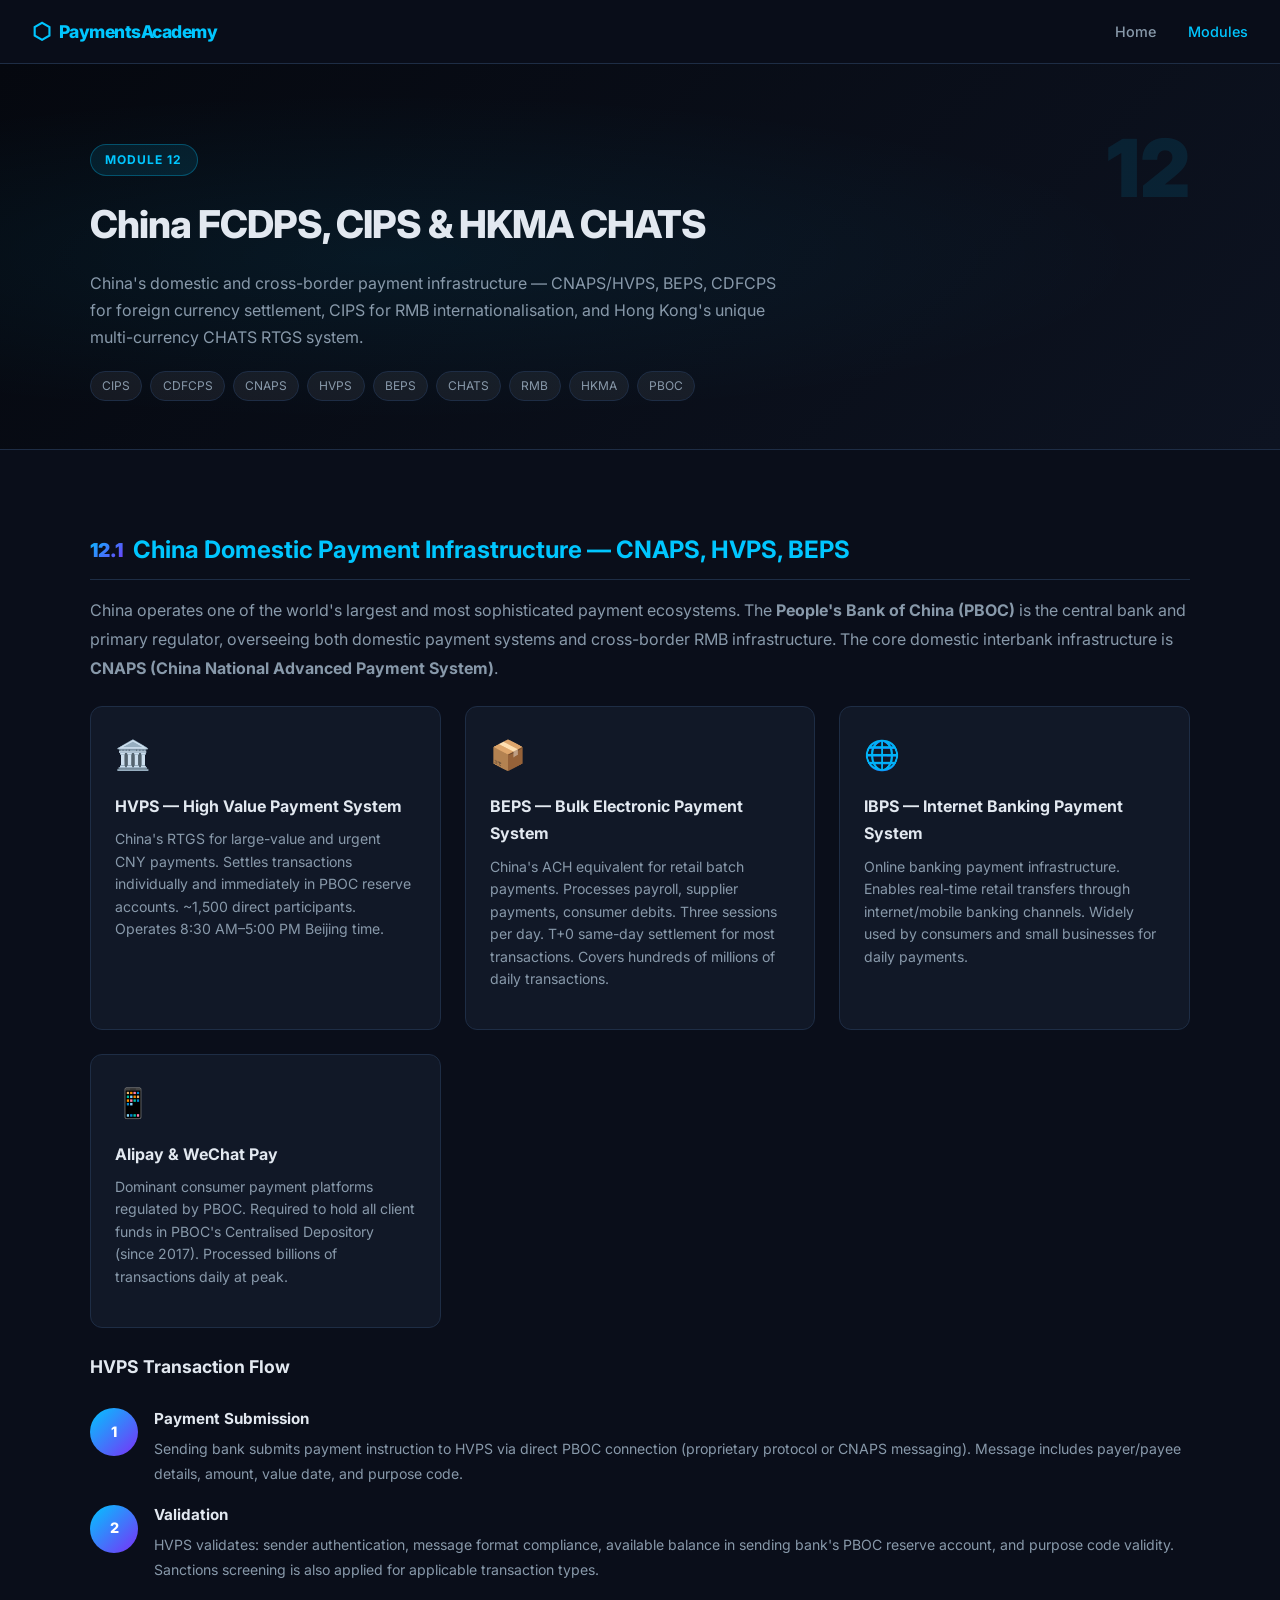
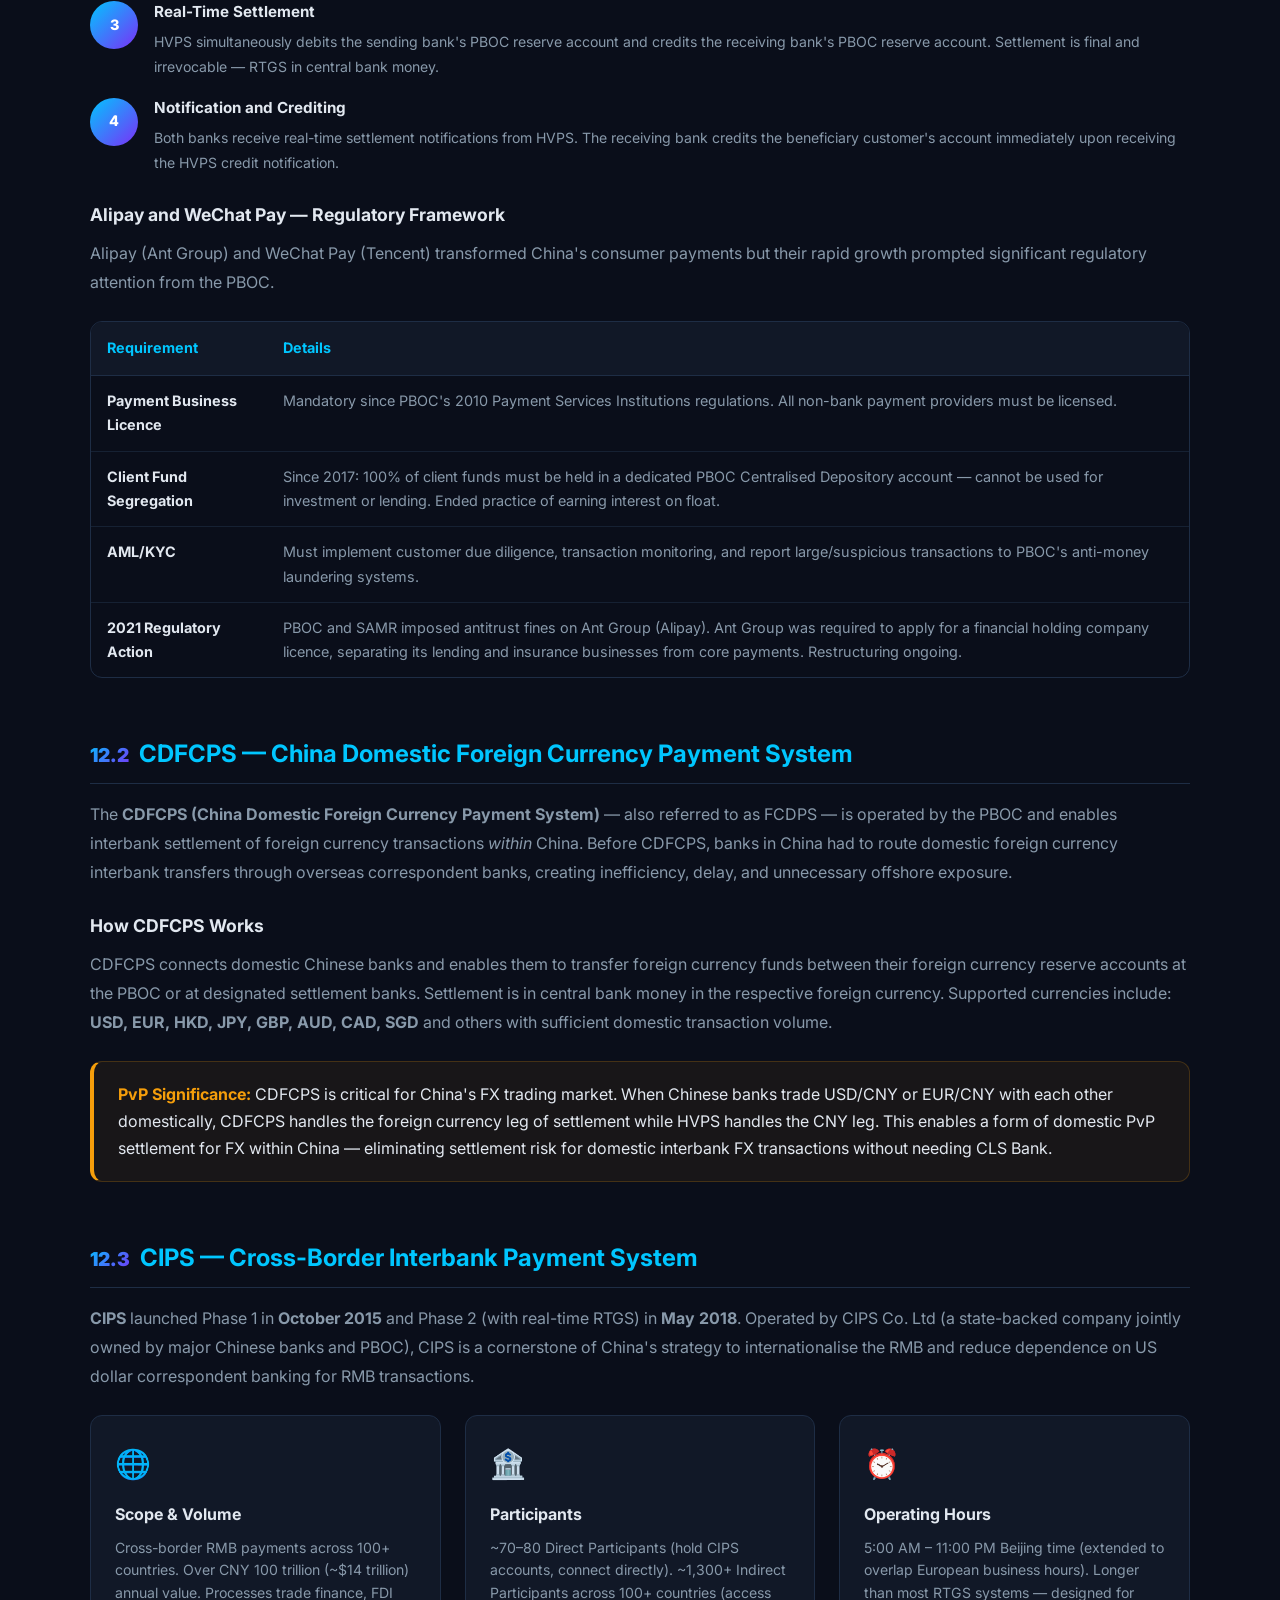
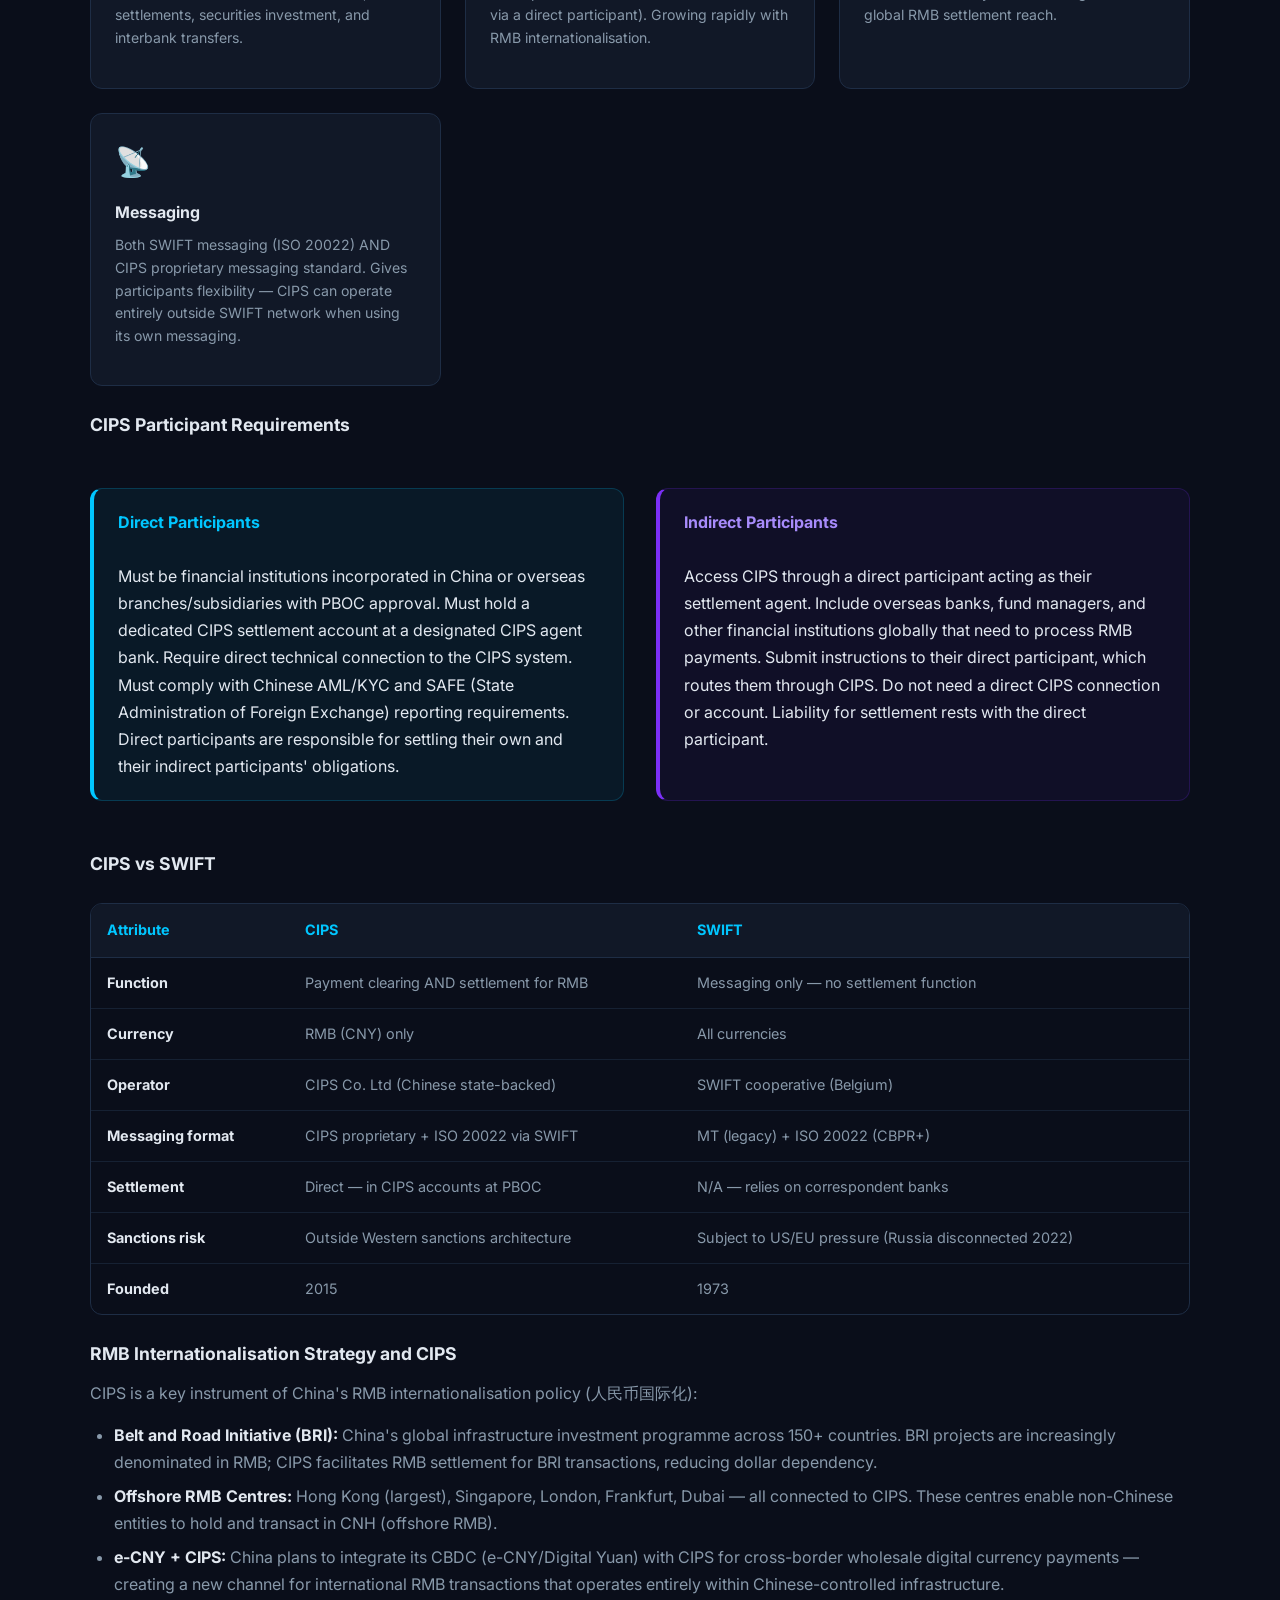
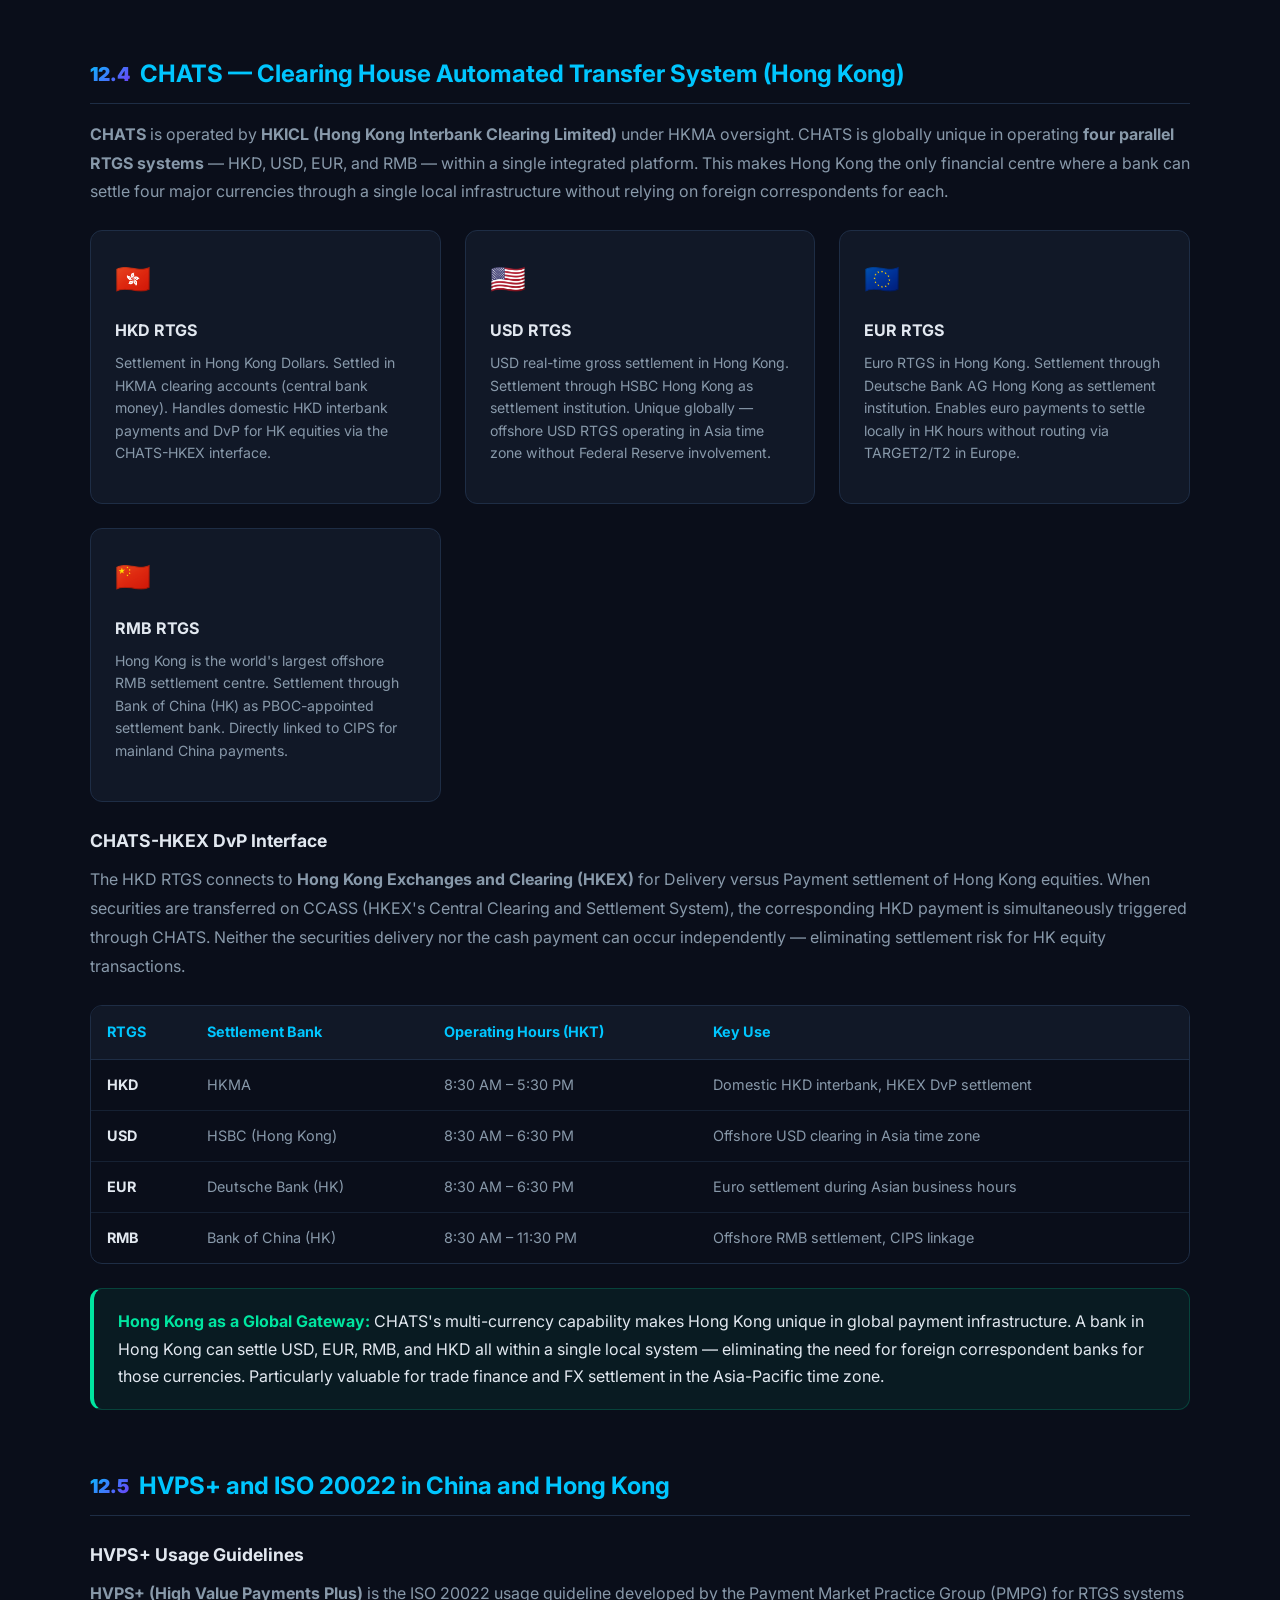
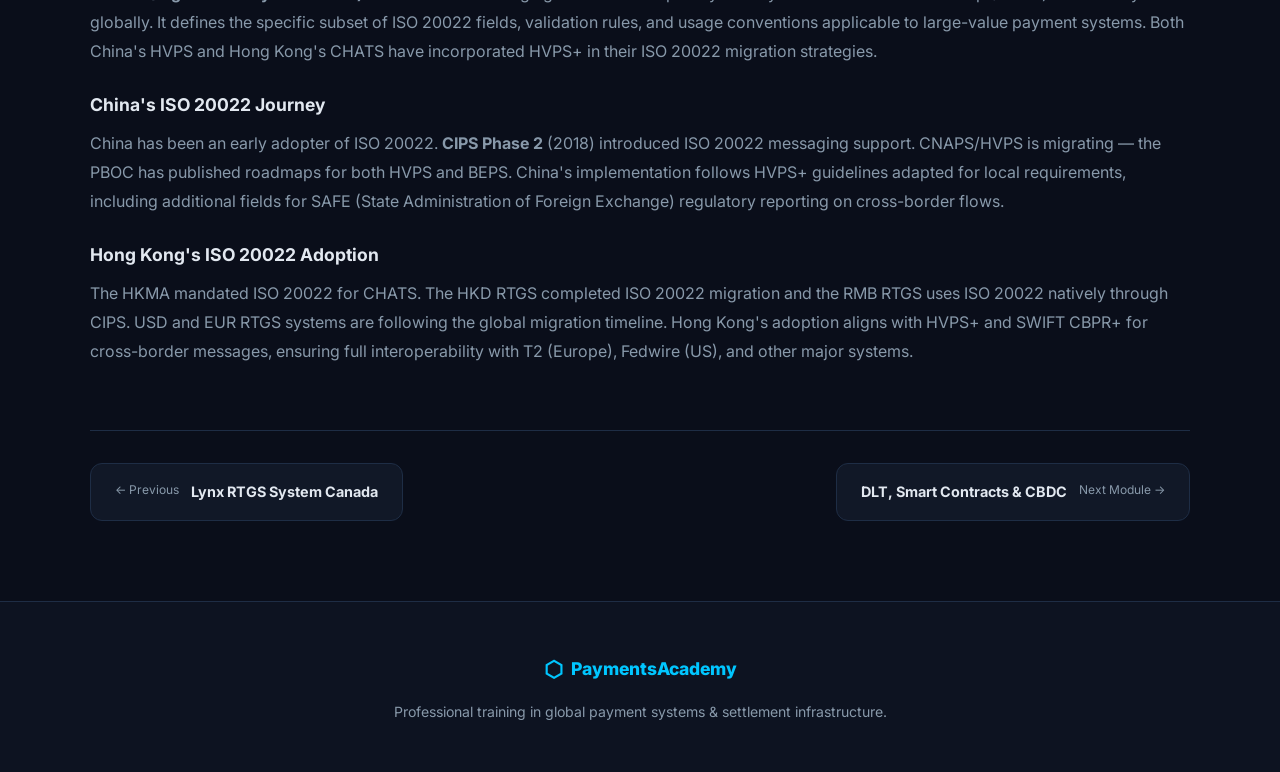
<file: module12.html>
<!DOCTYPE html>
<html lang="en">
<head><meta charset="UTF-8"/><meta name="viewport" content="width=device-width,initial-scale=1.0"/>
<title>Module 12: China FCDPS, CIPS &amp; HKMA CHATS — PaymentsAcademy</title>
<link rel="stylesheet" href="styles.css"/></head>
<body>
<nav class="navbar" id="navbar"><div class="nav-inner"><a href="index.html" class="nav-logo"><span class="logo-icon">⬡</span>PaymentsAcademy</a><button class="hamburger" id="hamburger">&#9776;</button><ul class="nav-links" id="nav-links"><li><a href="index.html">Home</a></li><li><a href="modules.html" class="active">Modules</a></li></ul></div></nav>
<div class="module-hero"><div class="module-hero-inner"><div class="module-num">12</div><div class="module-tag">Module 12</div><h1>China FCDPS, CIPS &amp; HKMA CHATS</h1><p>China's domestic and cross-border payment infrastructure — CNAPS/HVPS, BEPS, CDFCPS for foreign currency settlement, CIPS for RMB internationalisation, and Hong Kong's unique multi-currency CHATS RTGS system.</p><div class="module-tags"><span>CIPS</span><span>CDFCPS</span><span>CNAPS</span><span>HVPS</span><span>BEPS</span><span>CHATS</span><span>RMB</span><span>HKMA</span><span>PBOC</span></div></div></div>
<section class="section"><div class="container">

  <div class="topic-section fade-in">
    <h2><span class="t-num">12.1</span> China Domestic Payment Infrastructure — CNAPS, HVPS, BEPS</h2>
    <p>China operates one of the world's largest and most sophisticated payment ecosystems. The <strong>People's Bank of China (PBOC)</strong> is the central bank and primary regulator, overseeing both domestic payment systems and cross-border RMB infrastructure. The core domestic interbank infrastructure is <strong>CNAPS (China National Advanced Payment System)</strong>.</p>
    <div class="cards-grid">
      <div class="info-card"><div class="ic-icon">🏛️</div><h4>HVPS — High Value Payment System</h4><p>China's RTGS for large-value and urgent CNY payments. Settles transactions individually and immediately in PBOC reserve accounts. ~1,500 direct participants. Operates 8:30 AM–5:00 PM Beijing time.</p></div>
      <div class="info-card"><div class="ic-icon">📦</div><h4>BEPS — Bulk Electronic Payment System</h4><p>China's ACH equivalent for retail batch payments. Processes payroll, supplier payments, consumer debits. Three sessions per day. T+0 same-day settlement for most transactions. Covers hundreds of millions of daily transactions.</p></div>
      <div class="info-card"><div class="ic-icon">🌐</div><h4>IBPS — Internet Banking Payment System</h4><p>Online banking payment infrastructure. Enables real-time retail transfers through internet/mobile banking channels. Widely used by consumers and small businesses for daily payments.</p></div>
      <div class="info-card"><div class="ic-icon">📱</div><h4>Alipay &amp; WeChat Pay</h4><p>Dominant consumer payment platforms regulated by PBOC. Required to hold all client funds in PBOC's Centralised Depository (since 2017). Processed billions of transactions daily at peak.</p></div>
    </div>

    <h3>HVPS Transaction Flow</h3>
    <div class="flow-steps">
      <div class="flow-step"><div class="step-num">1</div><div class="step-body"><h4>Payment Submission</h4><p>Sending bank submits payment instruction to HVPS via direct PBOC connection (proprietary protocol or CNAPS messaging). Message includes payer/payee details, amount, value date, and purpose code.</p></div></div>
      <div class="flow-step"><div class="step-num">2</div><div class="step-body"><h4>Validation</h4><p>HVPS validates: sender authentication, message format compliance, available balance in sending bank's PBOC reserve account, and purpose code validity. Sanctions screening is also applied for applicable transaction types.</p></div></div>
      <div class="flow-step"><div class="step-num">3</div><div class="step-body"><h4>Real-Time Settlement</h4><p>HVPS simultaneously debits the sending bank's PBOC reserve account and credits the receiving bank's PBOC reserve account. Settlement is final and irrevocable — RTGS in central bank money.</p></div></div>
      <div class="flow-step"><div class="step-num">4</div><div class="step-body"><h4>Notification and Crediting</h4><p>Both banks receive real-time settlement notifications from HVPS. The receiving bank credits the beneficiary customer's account immediately upon receiving the HVPS credit notification.</p></div></div>
    </div>

    <h3>Alipay and WeChat Pay — Regulatory Framework</h3>
    <p>Alipay (Ant Group) and WeChat Pay (Tencent) transformed China's consumer payments but their rapid growth prompted significant regulatory attention from the PBOC.</p>
    <div class="table-wrap"><table><thead><tr><th>Requirement</th><th>Details</th></tr></thead><tbody>
      <tr><td><strong>Payment Business Licence</strong></td><td>Mandatory since PBOC's 2010 Payment Services Institutions regulations. All non-bank payment providers must be licensed.</td></tr>
      <tr><td><strong>Client Fund Segregation</strong></td><td>Since 2017: 100% of client funds must be held in a dedicated PBOC Centralised Depository account — cannot be used for investment or lending. Ended practice of earning interest on float.</td></tr>
      <tr><td><strong>AML/KYC</strong></td><td>Must implement customer due diligence, transaction monitoring, and report large/suspicious transactions to PBOC's anti-money laundering systems.</td></tr>
      <tr><td><strong>2021 Regulatory Action</strong></td><td>PBOC and SAMR imposed antitrust fines on Ant Group (Alipay). Ant Group was required to apply for a financial holding company licence, separating its lending and insurance businesses from core payments. Restructuring ongoing.</td></tr>
    </tbody></table></div>
  </div>

  <div class="topic-section fade-in">
    <h2><span class="t-num">12.2</span> CDFCPS — China Domestic Foreign Currency Payment System</h2>
    <p>The <strong>CDFCPS (China Domestic Foreign Currency Payment System)</strong> — also referred to as FCDPS — is operated by the PBOC and enables interbank settlement of foreign currency transactions <em>within</em> China. Before CDFCPS, banks in China had to route domestic foreign currency interbank transfers through overseas correspondent banks, creating inefficiency, delay, and unnecessary offshore exposure.</p>
    <h3>How CDFCPS Works</h3>
    <p>CDFCPS connects domestic Chinese banks and enables them to transfer foreign currency funds between their foreign currency reserve accounts at the PBOC or at designated settlement banks. Settlement is in central bank money in the respective foreign currency. Supported currencies include: <strong>USD, EUR, HKD, JPY, GBP, AUD, CAD, SGD</strong> and others with sufficient domestic transaction volume.</p>
    <div class="highlight-box gold"><strong>PvP Significance:</strong> CDFCPS is critical for China's FX trading market. When Chinese banks trade USD/CNY or EUR/CNY with each other domestically, CDFCPS handles the foreign currency leg of settlement while HVPS handles the CNY leg. This enables a form of domestic PvP settlement for FX within China — eliminating settlement risk for domestic interbank FX transactions without needing CLS Bank.</div>
  </div>

  <div class="topic-section fade-in">
    <h2><span class="t-num">12.3</span> CIPS — Cross-Border Interbank Payment System</h2>
    <p><strong>CIPS</strong> launched Phase 1 in <strong>October 2015</strong> and Phase 2 (with real-time RTGS) in <strong>May 2018</strong>. Operated by CIPS Co. Ltd (a state-backed company jointly owned by major Chinese banks and PBOC), CIPS is a cornerstone of China's strategy to internationalise the RMB and reduce dependence on US dollar correspondent banking for RMB transactions.</p>
    <div class="cards-grid">
      <div class="info-card"><div class="ic-icon">🌐</div><h4>Scope &amp; Volume</h4><p>Cross-border RMB payments across 100+ countries. Over CNY 100 trillion (~$14 trillion) annual value. Processes trade finance, FDI settlements, securities investment, and interbank transfers.</p></div>
      <div class="info-card"><div class="ic-icon">🏦</div><h4>Participants</h4><p>~70–80 Direct Participants (hold CIPS accounts, connect directly). ~1,300+ Indirect Participants across 100+ countries (access via a direct participant). Growing rapidly with RMB internationalisation.</p></div>
      <div class="info-card"><div class="ic-icon">⏰</div><h4>Operating Hours</h4><p>5:00 AM – 11:00 PM Beijing time (extended to overlap European business hours). Longer than most RTGS systems — designed for global RMB settlement reach.</p></div>
      <div class="info-card"><div class="ic-icon">📡</div><h4>Messaging</h4><p>Both SWIFT messaging (ISO 20022) AND CIPS proprietary messaging standard. Gives participants flexibility — CIPS can operate entirely outside SWIFT network when using its own messaging.</p></div>
    </div>

    <h3>CIPS Participant Requirements</h3>
    <div class="two-col">
      <div class="highlight-box"><strong>Direct Participants</strong><br/><br/>Must be financial institutions incorporated in China or overseas branches/subsidiaries with PBOC approval. Must hold a dedicated CIPS settlement account at a designated CIPS agent bank. Require direct technical connection to the CIPS system. Must comply with Chinese AML/KYC and SAFE (State Administration of Foreign Exchange) reporting requirements. Direct participants are responsible for settling their own and their indirect participants' obligations.</div>
      <div class="highlight-box purple"><strong>Indirect Participants</strong><br/><br/>Access CIPS through a direct participant acting as their settlement agent. Include overseas banks, fund managers, and other financial institutions globally that need to process RMB payments. Submit instructions to their direct participant, which routes them through CIPS. Do not need a direct CIPS connection or account. Liability for settlement rests with the direct participant.</div>
    </div>

    <h3>CIPS vs SWIFT</h3>
    <div class="table-wrap"><table><thead><tr><th>Attribute</th><th>CIPS</th><th>SWIFT</th></tr></thead><tbody>
      <tr><td><strong>Function</strong></td><td>Payment clearing AND settlement for RMB</td><td>Messaging only — no settlement function</td></tr>
      <tr><td><strong>Currency</strong></td><td>RMB (CNY) only</td><td>All currencies</td></tr>
      <tr><td><strong>Operator</strong></td><td>CIPS Co. Ltd (Chinese state-backed)</td><td>SWIFT cooperative (Belgium)</td></tr>
      <tr><td><strong>Messaging format</strong></td><td>CIPS proprietary + ISO 20022 via SWIFT</td><td>MT (legacy) + ISO 20022 (CBPR+)</td></tr>
      <tr><td><strong>Settlement</strong></td><td>Direct — in CIPS accounts at PBOC</td><td>N/A — relies on correspondent banks</td></tr>
      <tr><td><strong>Sanctions risk</strong></td><td>Outside Western sanctions architecture</td><td>Subject to US/EU pressure (Russia disconnected 2022)</td></tr>
      <tr><td><strong>Founded</strong></td><td>2015</td><td>1973</td></tr>
    </tbody></table></div>

    <h3>RMB Internationalisation Strategy and CIPS</h3>
    <p>CIPS is a key instrument of China's RMB internationalisation policy (人民币国际化):</p>
    <ul>
      <li><strong>Belt and Road Initiative (BRI):</strong> China's global infrastructure investment programme across 150+ countries. BRI projects are increasingly denominated in RMB; CIPS facilitates RMB settlement for BRI transactions, reducing dollar dependency.</li>
      <li><strong>Offshore RMB Centres:</strong> Hong Kong (largest), Singapore, London, Frankfurt, Dubai — all connected to CIPS. These centres enable non-Chinese entities to hold and transact in CNH (offshore RMB).</li>
      <li><strong>e-CNY + CIPS:</strong> China plans to integrate its CBDC (e-CNY/Digital Yuan) with CIPS for cross-border wholesale digital currency payments — creating a new channel for international RMB transactions that operates entirely within Chinese-controlled infrastructure.</li>
    </ul>
  </div>

  <div class="topic-section fade-in">
    <h2><span class="t-num">12.4</span> CHATS — Clearing House Automated Transfer System (Hong Kong)</h2>
    <p><strong>CHATS</strong> is operated by <strong>HKICL (Hong Kong Interbank Clearing Limited)</strong> under HKMA oversight. CHATS is globally unique in operating <strong>four parallel RTGS systems</strong> — HKD, USD, EUR, and RMB — within a single integrated platform. This makes Hong Kong the only financial centre where a bank can settle four major currencies through a single local infrastructure without relying on foreign correspondents for each.</p>

    <div class="cards-grid">
      <div class="info-card"><div class="ic-icon">🇭🇰</div><h4>HKD RTGS</h4><p>Settlement in Hong Kong Dollars. Settled in HKMA clearing accounts (central bank money). Handles domestic HKD interbank payments and DvP for HK equities via the CHATS-HKEX interface.</p></div>
      <div class="info-card"><div class="ic-icon">🇺🇸</div><h4>USD RTGS</h4><p>USD real-time gross settlement in Hong Kong. Settlement through HSBC Hong Kong as settlement institution. Unique globally — offshore USD RTGS operating in Asia time zone without Federal Reserve involvement.</p></div>
      <div class="info-card"><div class="ic-icon">🇪🇺</div><h4>EUR RTGS</h4><p>Euro RTGS in Hong Kong. Settlement through Deutsche Bank AG Hong Kong as settlement institution. Enables euro payments to settle locally in HK hours without routing via TARGET2/T2 in Europe.</p></div>
      <div class="info-card"><div class="ic-icon">🇨🇳</div><h4>RMB RTGS</h4><p>Hong Kong is the world's largest offshore RMB settlement centre. Settlement through Bank of China (HK) as PBOC-appointed settlement bank. Directly linked to CIPS for mainland China payments.</p></div>
    </div>

    <h3>CHATS-HKEX DvP Interface</h3>
    <p>The HKD RTGS connects to <strong>Hong Kong Exchanges and Clearing (HKEX)</strong> for Delivery versus Payment settlement of Hong Kong equities. When securities are transferred on CCASS (HKEX's Central Clearing and Settlement System), the corresponding HKD payment is simultaneously triggered through CHATS. Neither the securities delivery nor the cash payment can occur independently — eliminating settlement risk for HK equity transactions.</p>

    <div class="table-wrap"><table><thead><tr><th>RTGS</th><th>Settlement Bank</th><th>Operating Hours (HKT)</th><th>Key Use</th></tr></thead><tbody>
      <tr><td><strong>HKD</strong></td><td>HKMA</td><td>8:30 AM – 5:30 PM</td><td>Domestic HKD interbank, HKEX DvP settlement</td></tr>
      <tr><td><strong>USD</strong></td><td>HSBC (Hong Kong)</td><td>8:30 AM – 6:30 PM</td><td>Offshore USD clearing in Asia time zone</td></tr>
      <tr><td><strong>EUR</strong></td><td>Deutsche Bank (HK)</td><td>8:30 AM – 6:30 PM</td><td>Euro settlement during Asian business hours</td></tr>
      <tr><td><strong>RMB</strong></td><td>Bank of China (HK)</td><td>8:30 AM – 11:30 PM</td><td>Offshore RMB settlement, CIPS linkage</td></tr>
    </tbody></table></div>
    <div class="highlight-box green"><strong>Hong Kong as a Global Gateway:</strong> CHATS's multi-currency capability makes Hong Kong unique in global payment infrastructure. A bank in Hong Kong can settle USD, EUR, RMB, and HKD all within a single local system — eliminating the need for foreign correspondent banks for those currencies. Particularly valuable for trade finance and FX settlement in the Asia-Pacific time zone.</div>
  </div>

  <div class="topic-section fade-in">
    <h2><span class="t-num">12.5</span> HVPS+ and ISO 20022 in China and Hong Kong</h2>
    <h3>HVPS+ Usage Guidelines</h3>
    <p><strong>HVPS+ (High Value Payments Plus)</strong> is the ISO 20022 usage guideline developed by the Payment Market Practice Group (PMPG) for RTGS systems globally. It defines the specific subset of ISO 20022 fields, validation rules, and usage conventions applicable to large-value payment systems. Both China's HVPS and Hong Kong's CHATS have incorporated HVPS+ in their ISO 20022 migration strategies.</p>
    <h3>China's ISO 20022 Journey</h3>
    <p>China has been an early adopter of ISO 20022. <strong>CIPS Phase 2</strong> (2018) introduced ISO 20022 messaging support. CNAPS/HVPS is migrating — the PBOC has published roadmaps for both HVPS and BEPS. China's implementation follows HVPS+ guidelines adapted for local requirements, including additional fields for SAFE (State Administration of Foreign Exchange) regulatory reporting on cross-border flows.</p>
    <h3>Hong Kong's ISO 20022 Adoption</h3>
    <p>The HKMA mandated ISO 20022 for CHATS. The HKD RTGS completed ISO 20022 migration and the RMB RTGS uses ISO 20022 natively through CIPS. USD and EUR RTGS systems are following the global migration timeline. Hong Kong's adoption aligns with HVPS+ and SWIFT CBPR+ for cross-border messages, ensuring full interoperability with T2 (Europe), Fedwire (US), and other major systems.</p>
  </div>

  <div class="module-nav">
    <a href="module11.html"><span>← Previous</span><strong>Lynx RTGS System Canada</strong></a>
    <a href="module13.html" class="next"><span>Next Module →</span><strong>DLT, Smart Contracts &amp; CBDC</strong></a>
  </div>
</div></section>
<footer class="footer"><div class="footer-inner"><div class="footer-brand"><span class="logo-icon">⬡</span>PaymentsAcademy</div><p>Professional training in global payment systems &amp; settlement infrastructure.</p></div></footer>
<script src="main.js"></script>
</body></html>
</file>
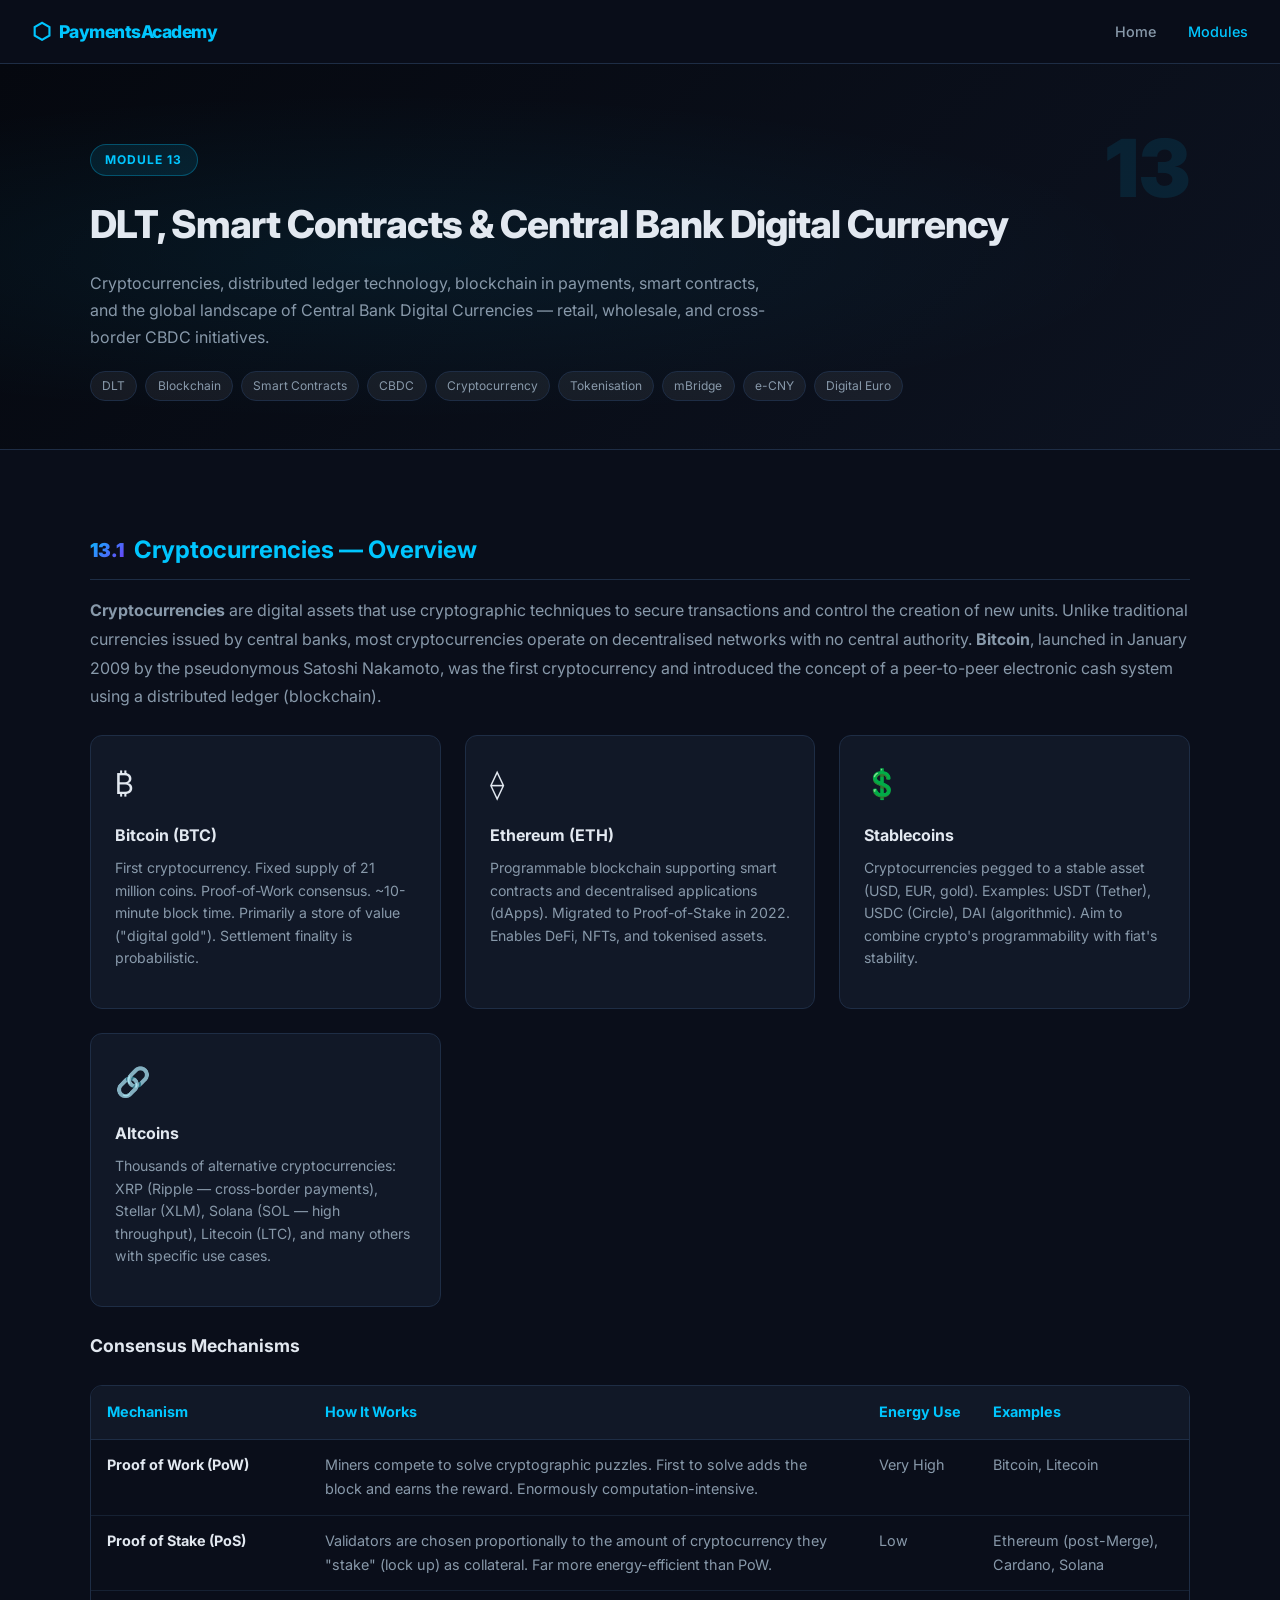
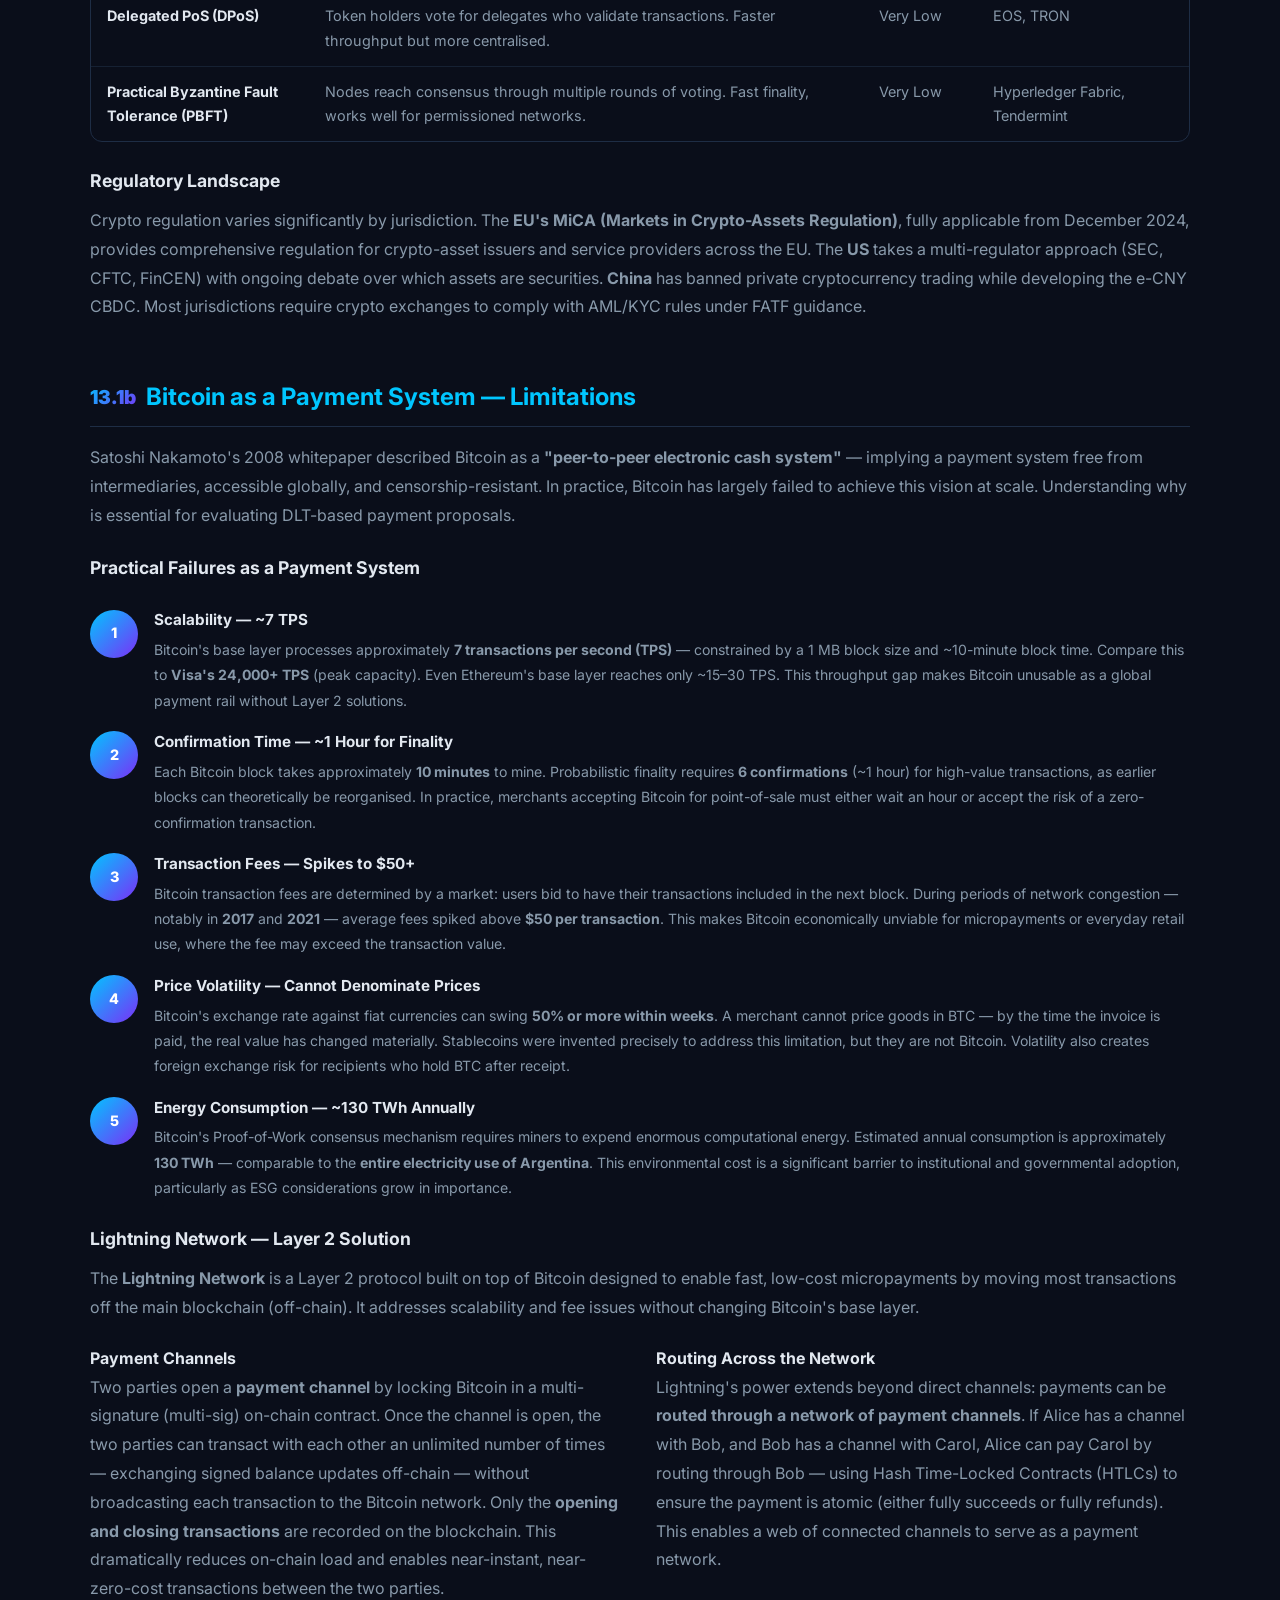
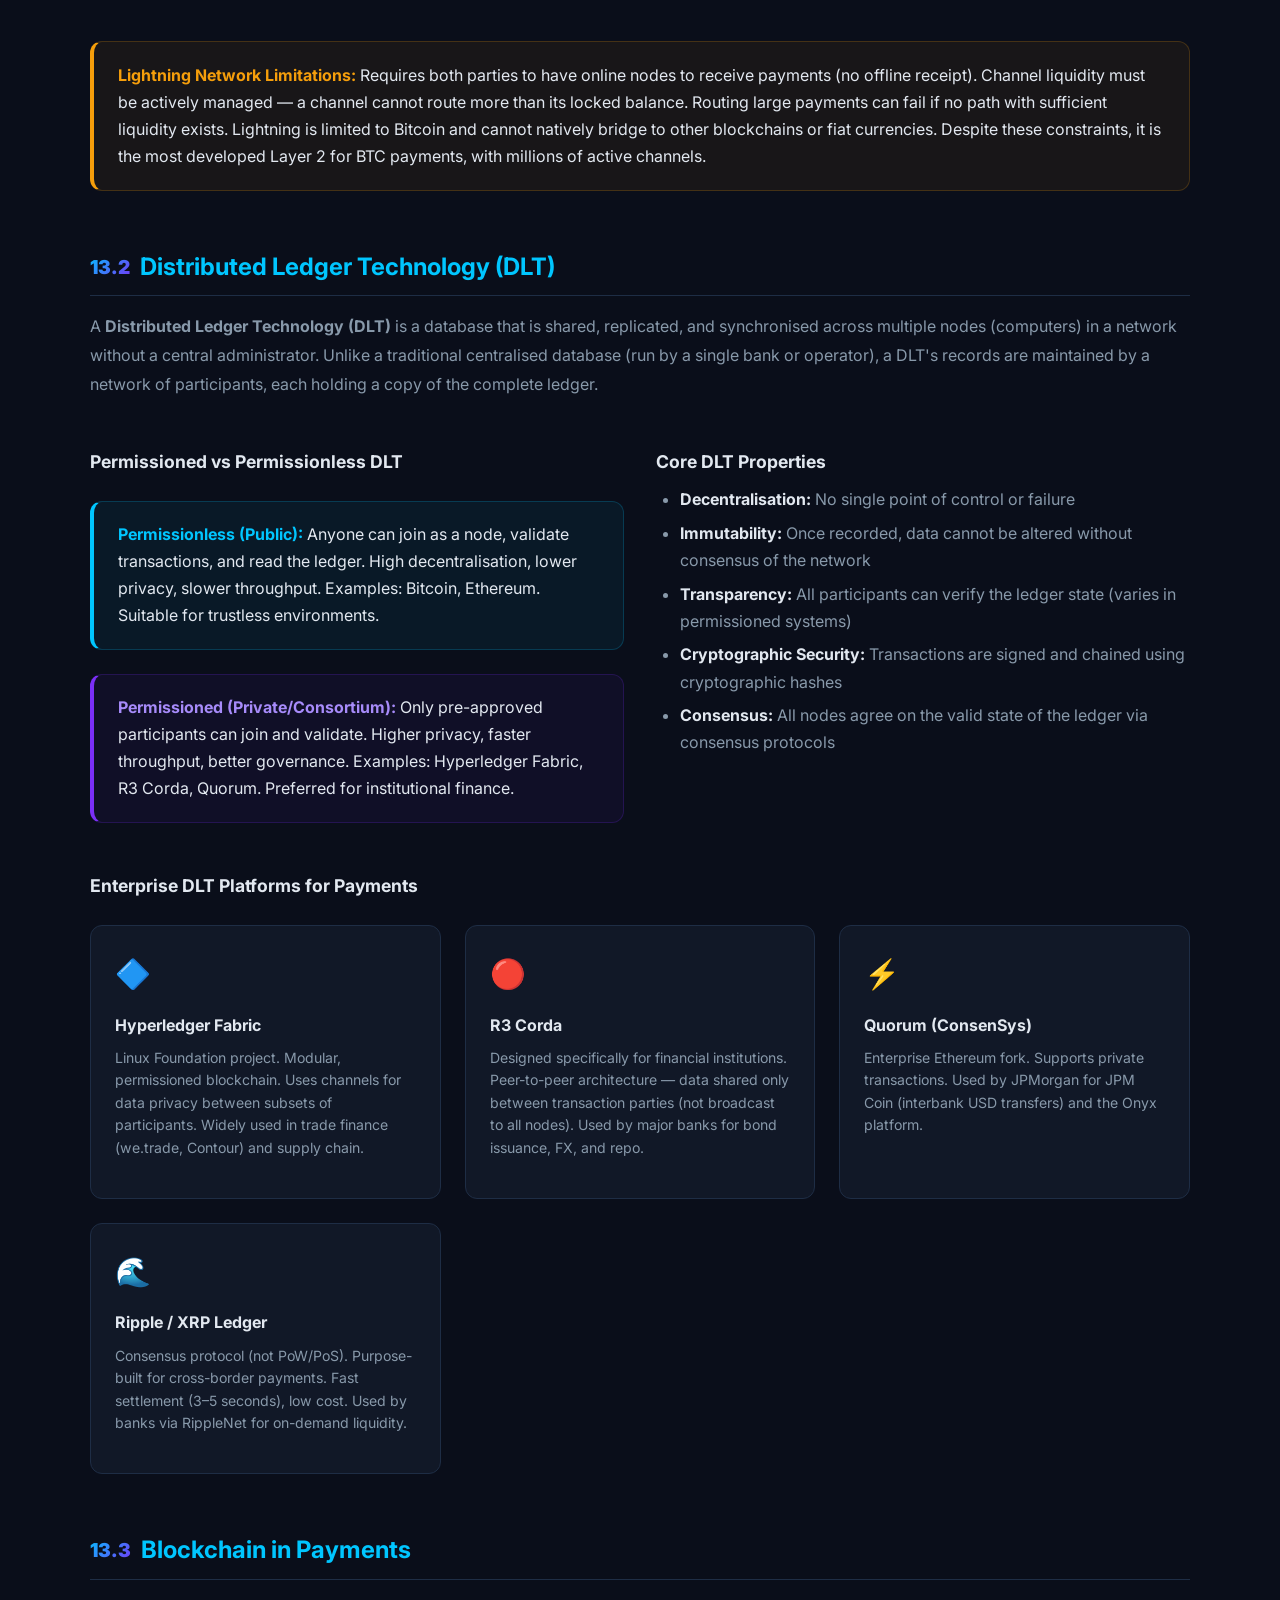
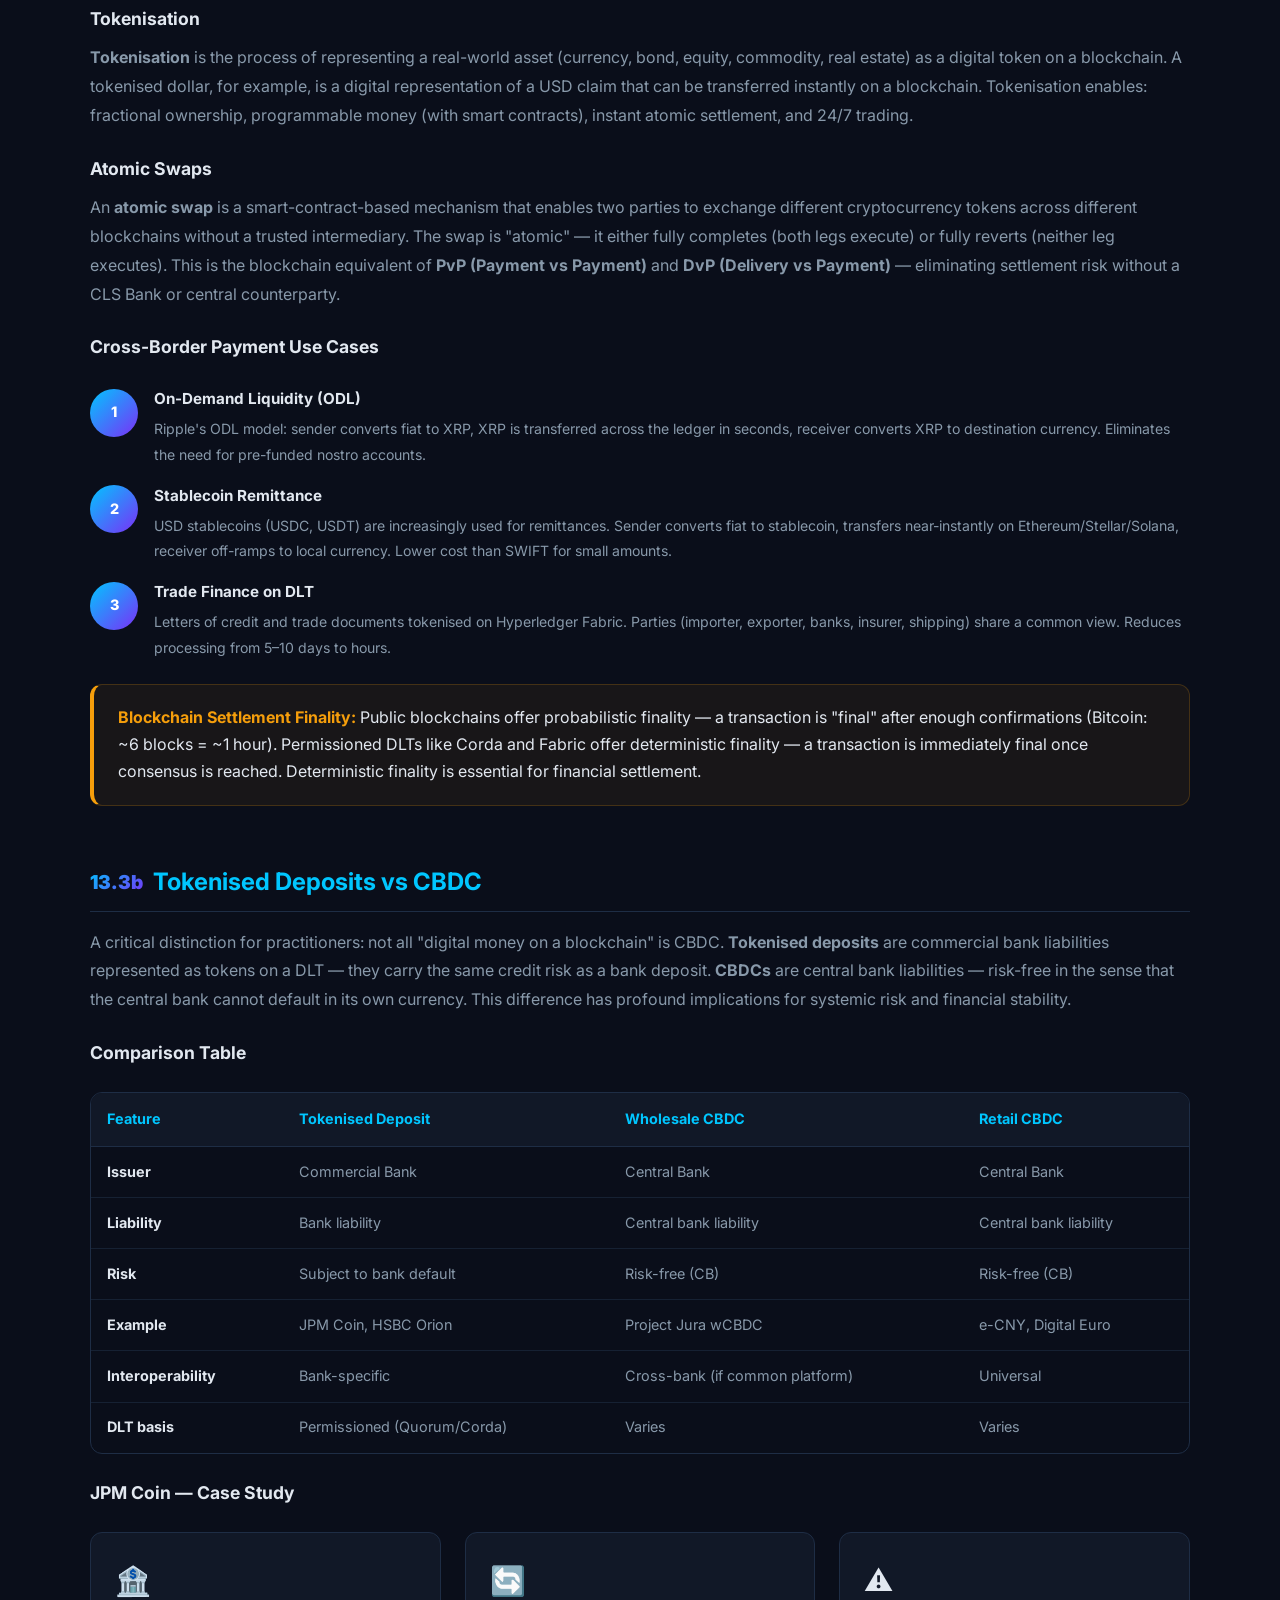
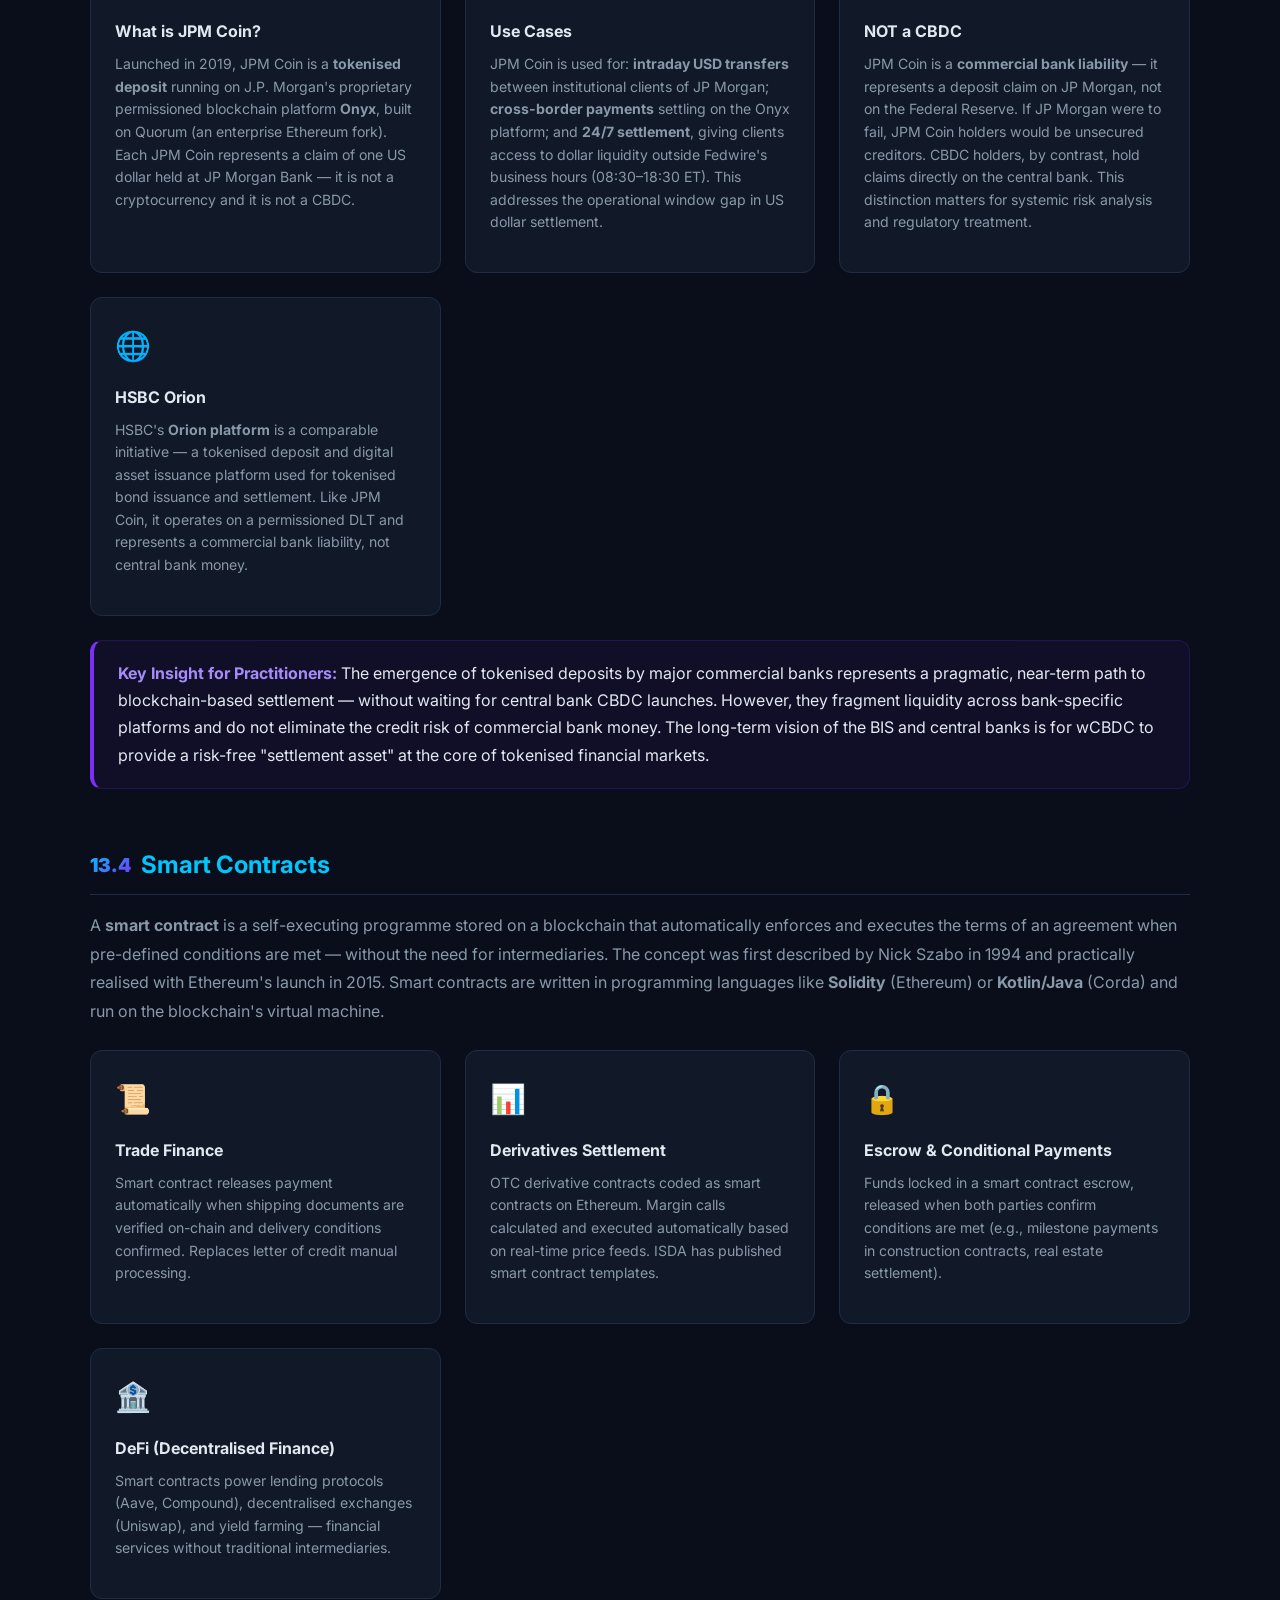
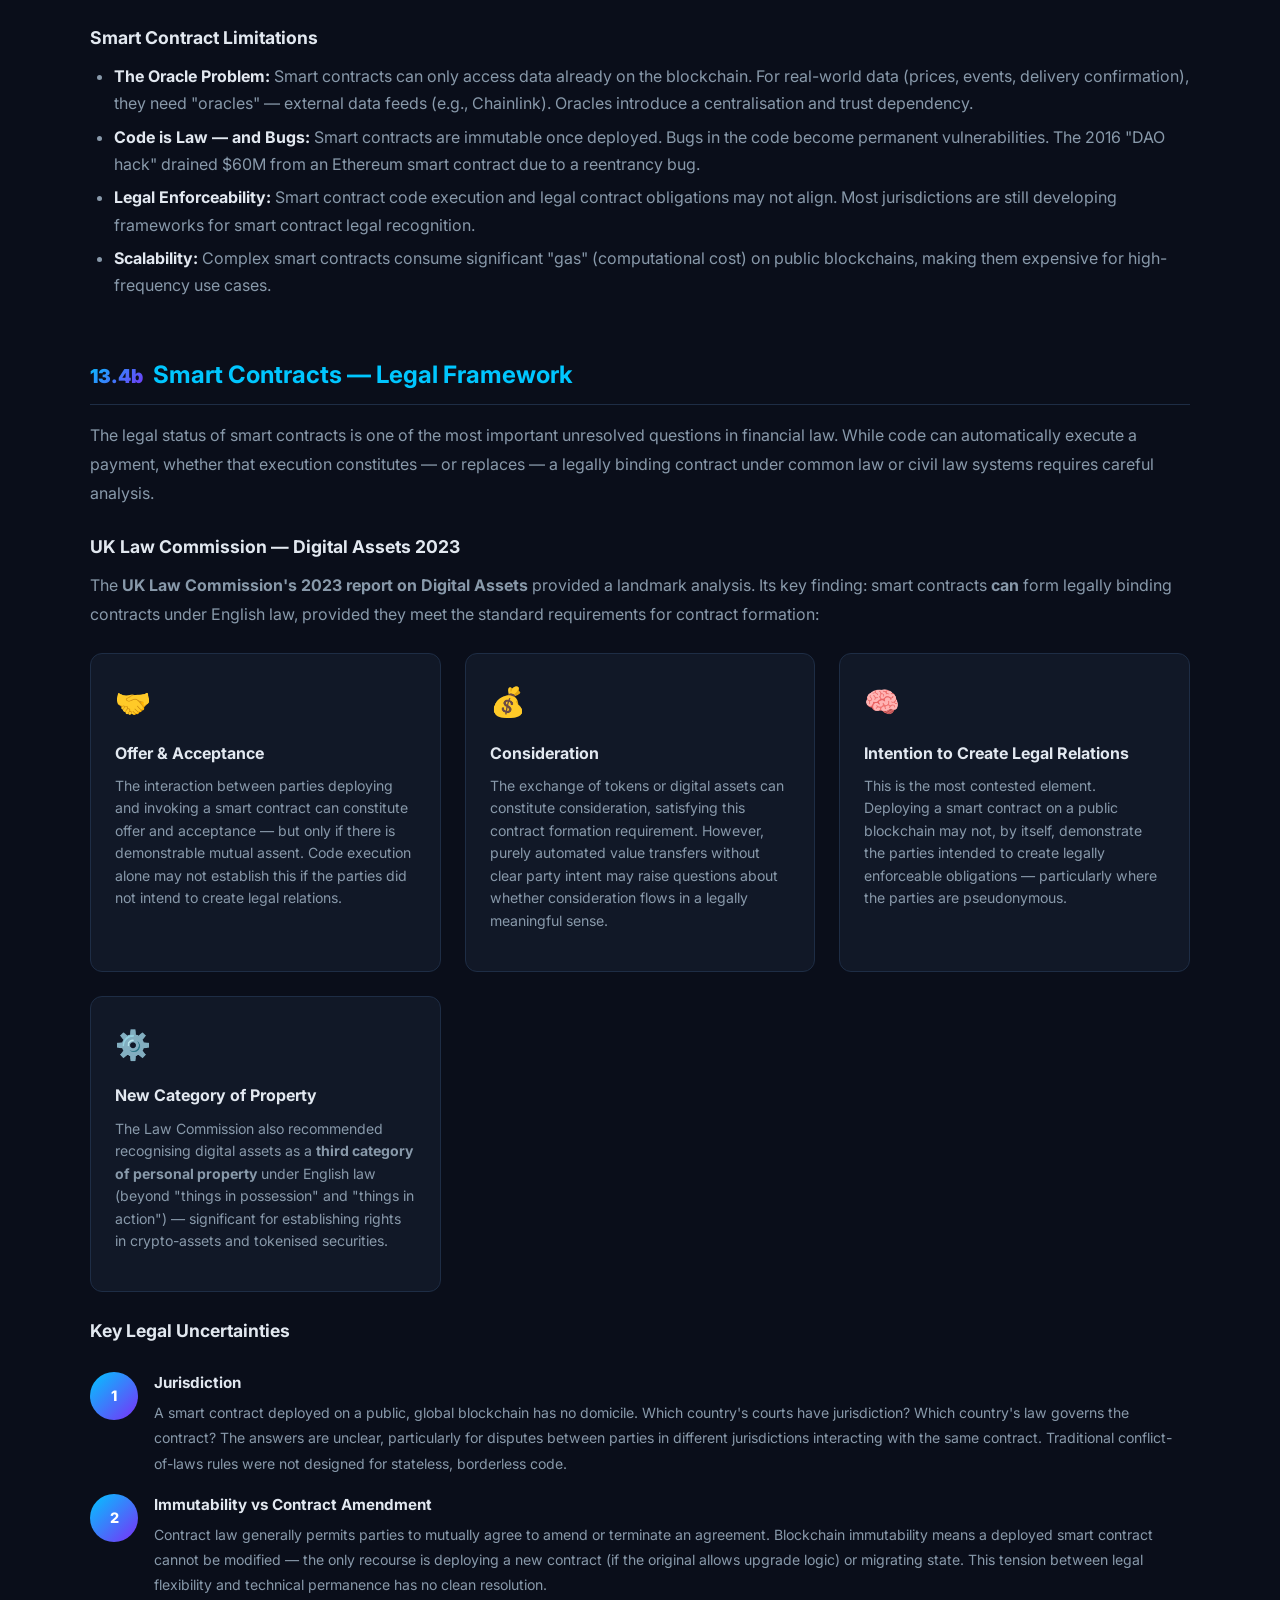
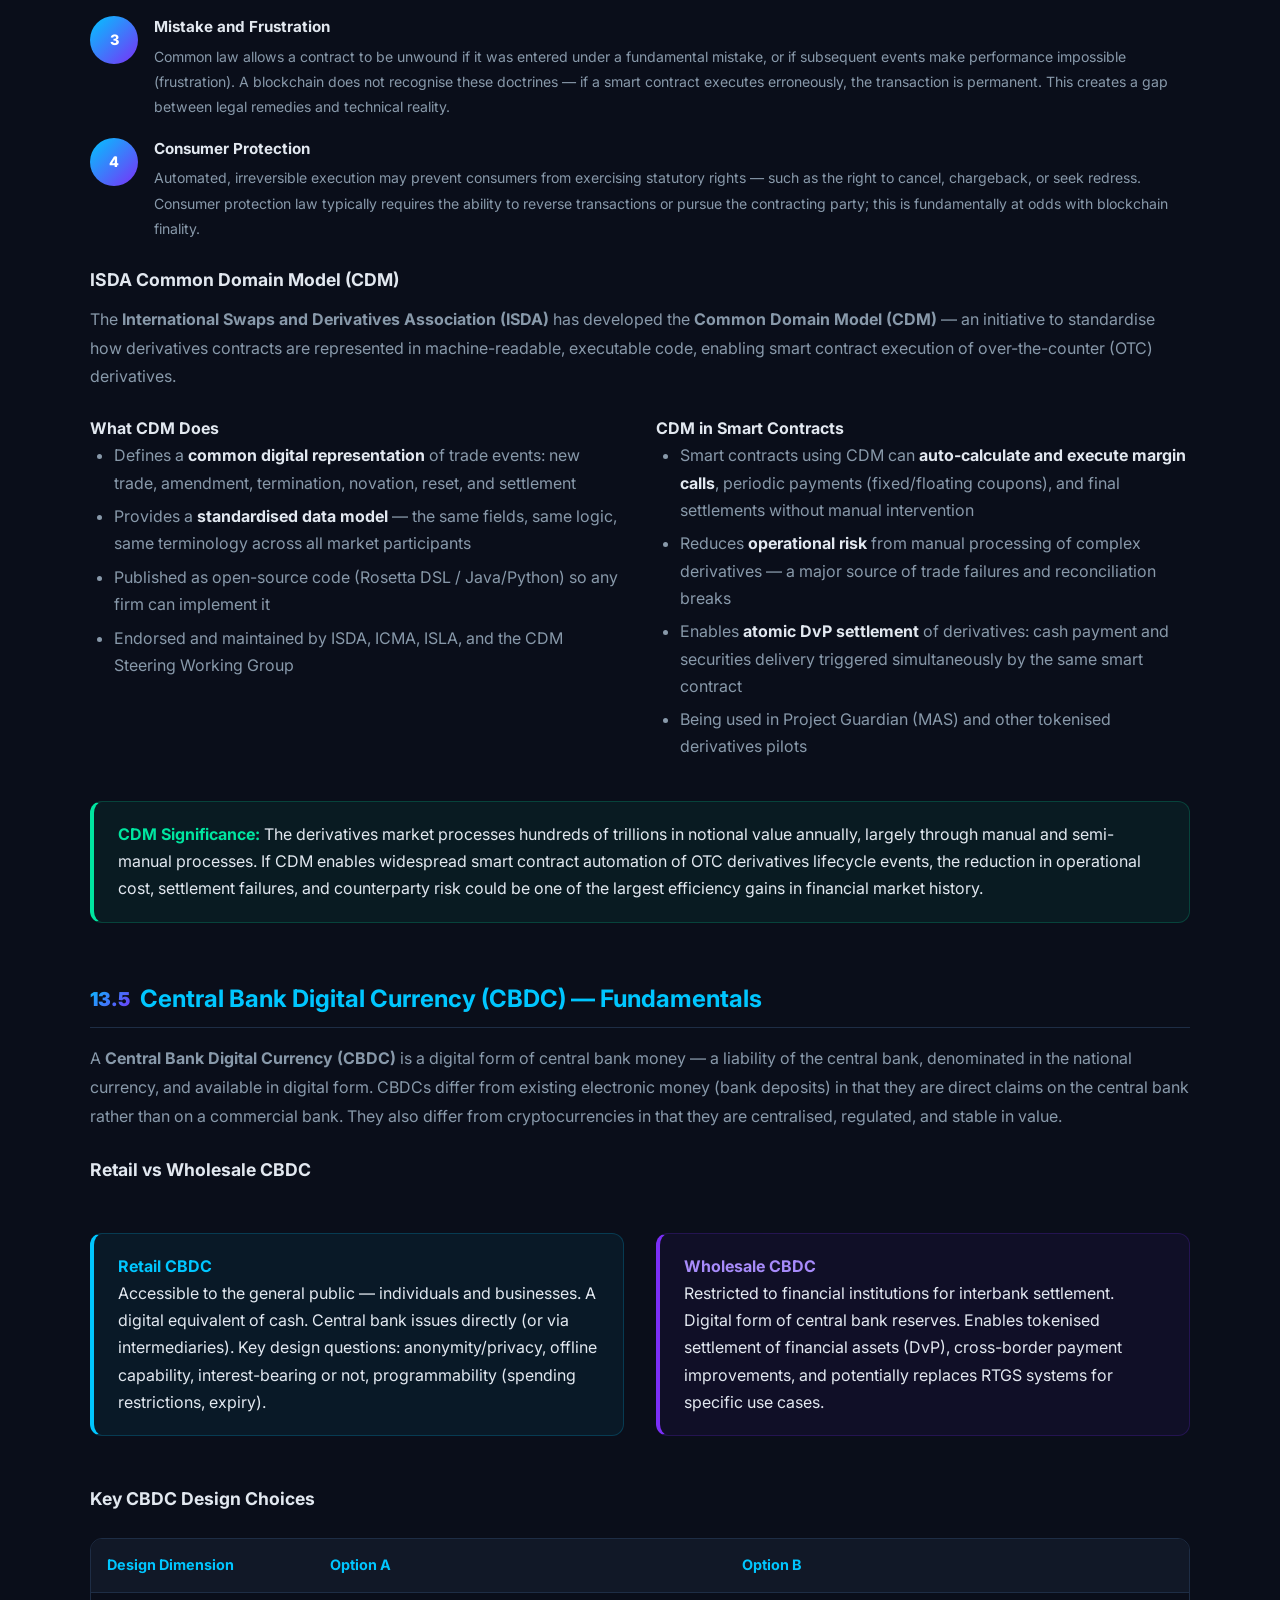
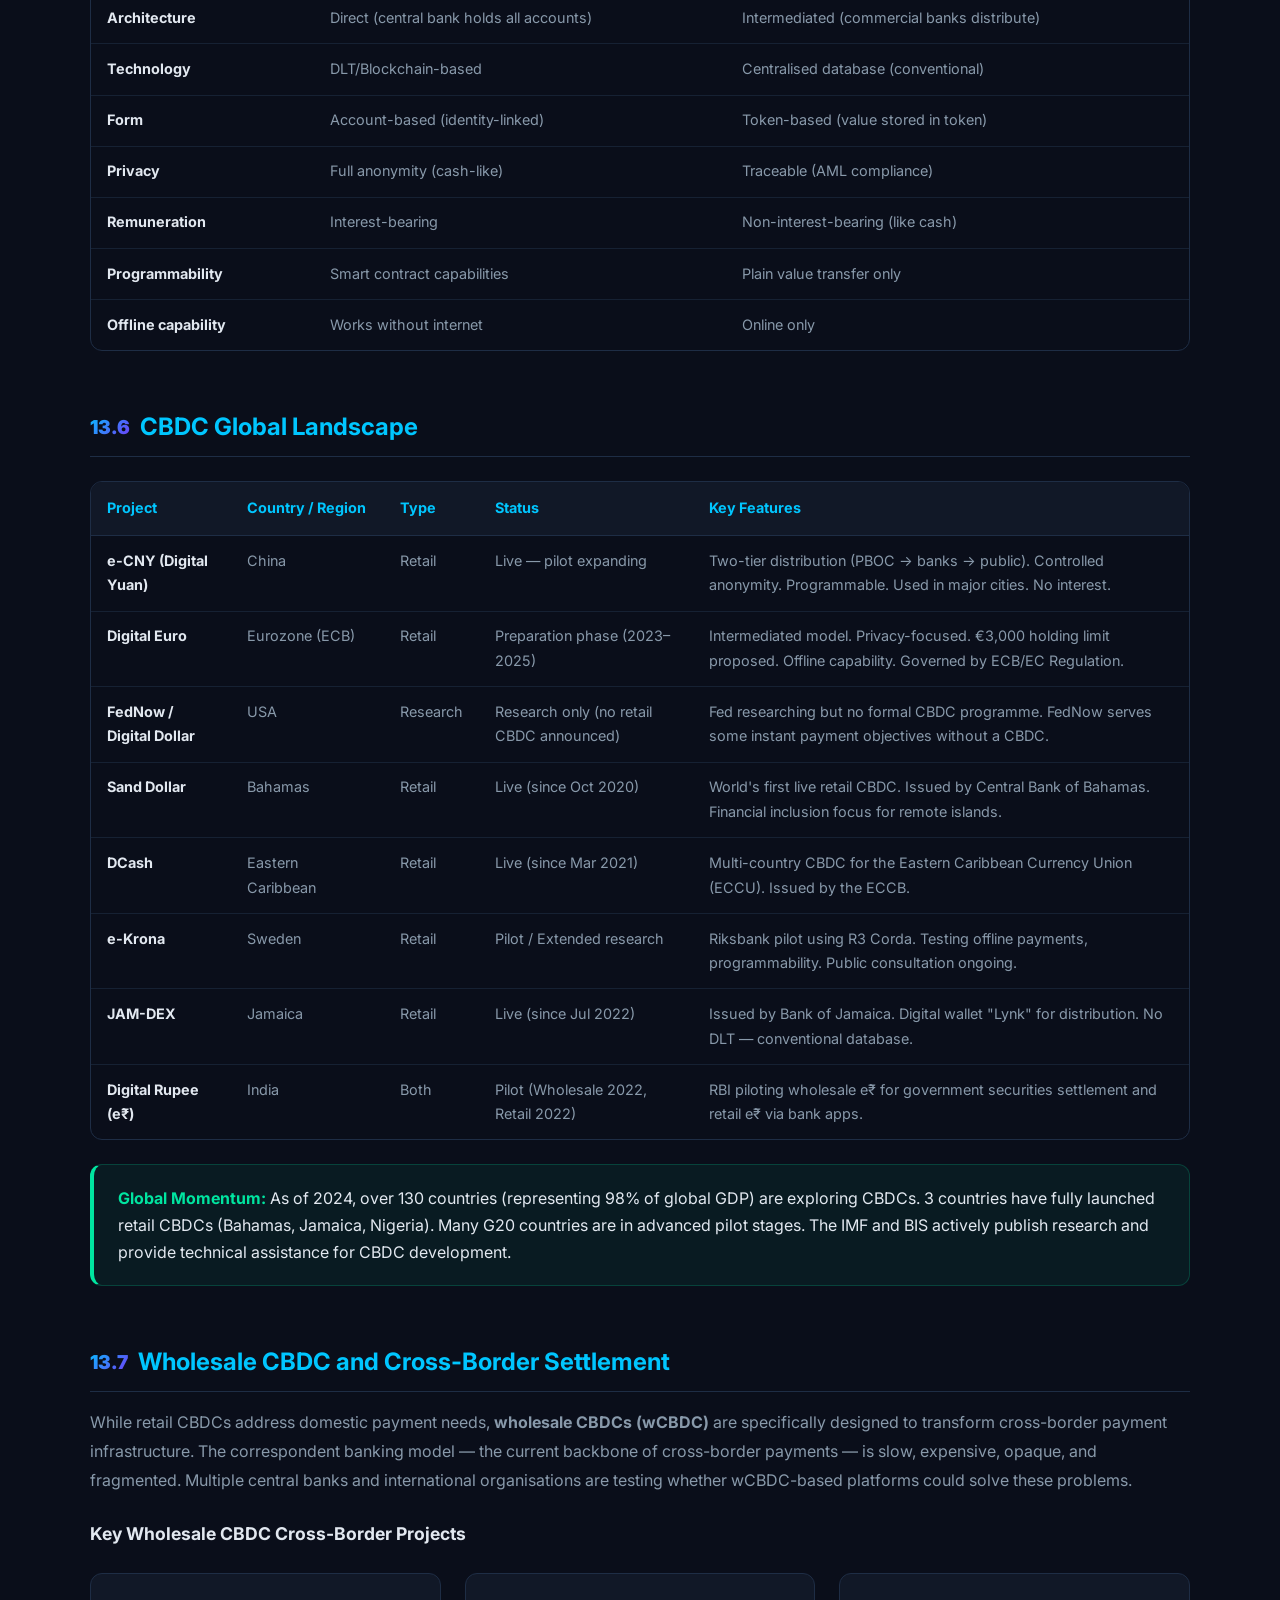
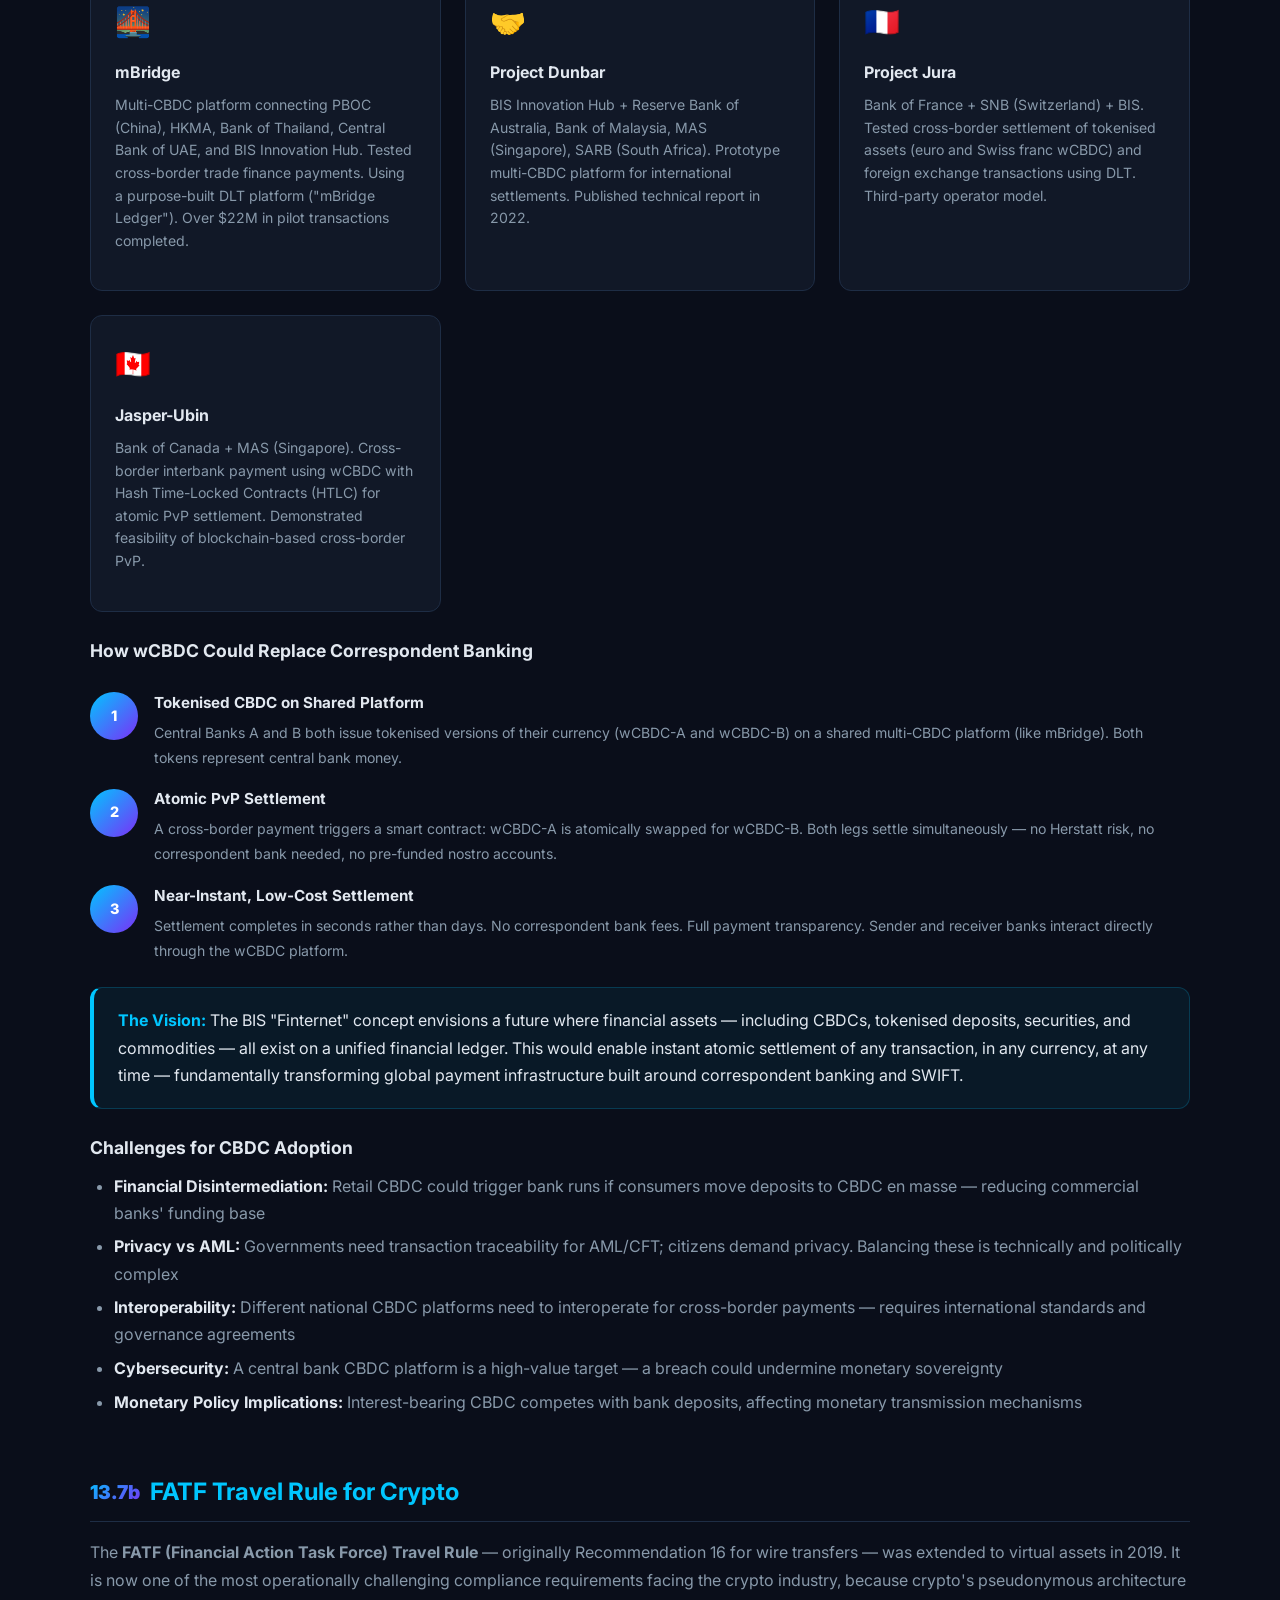
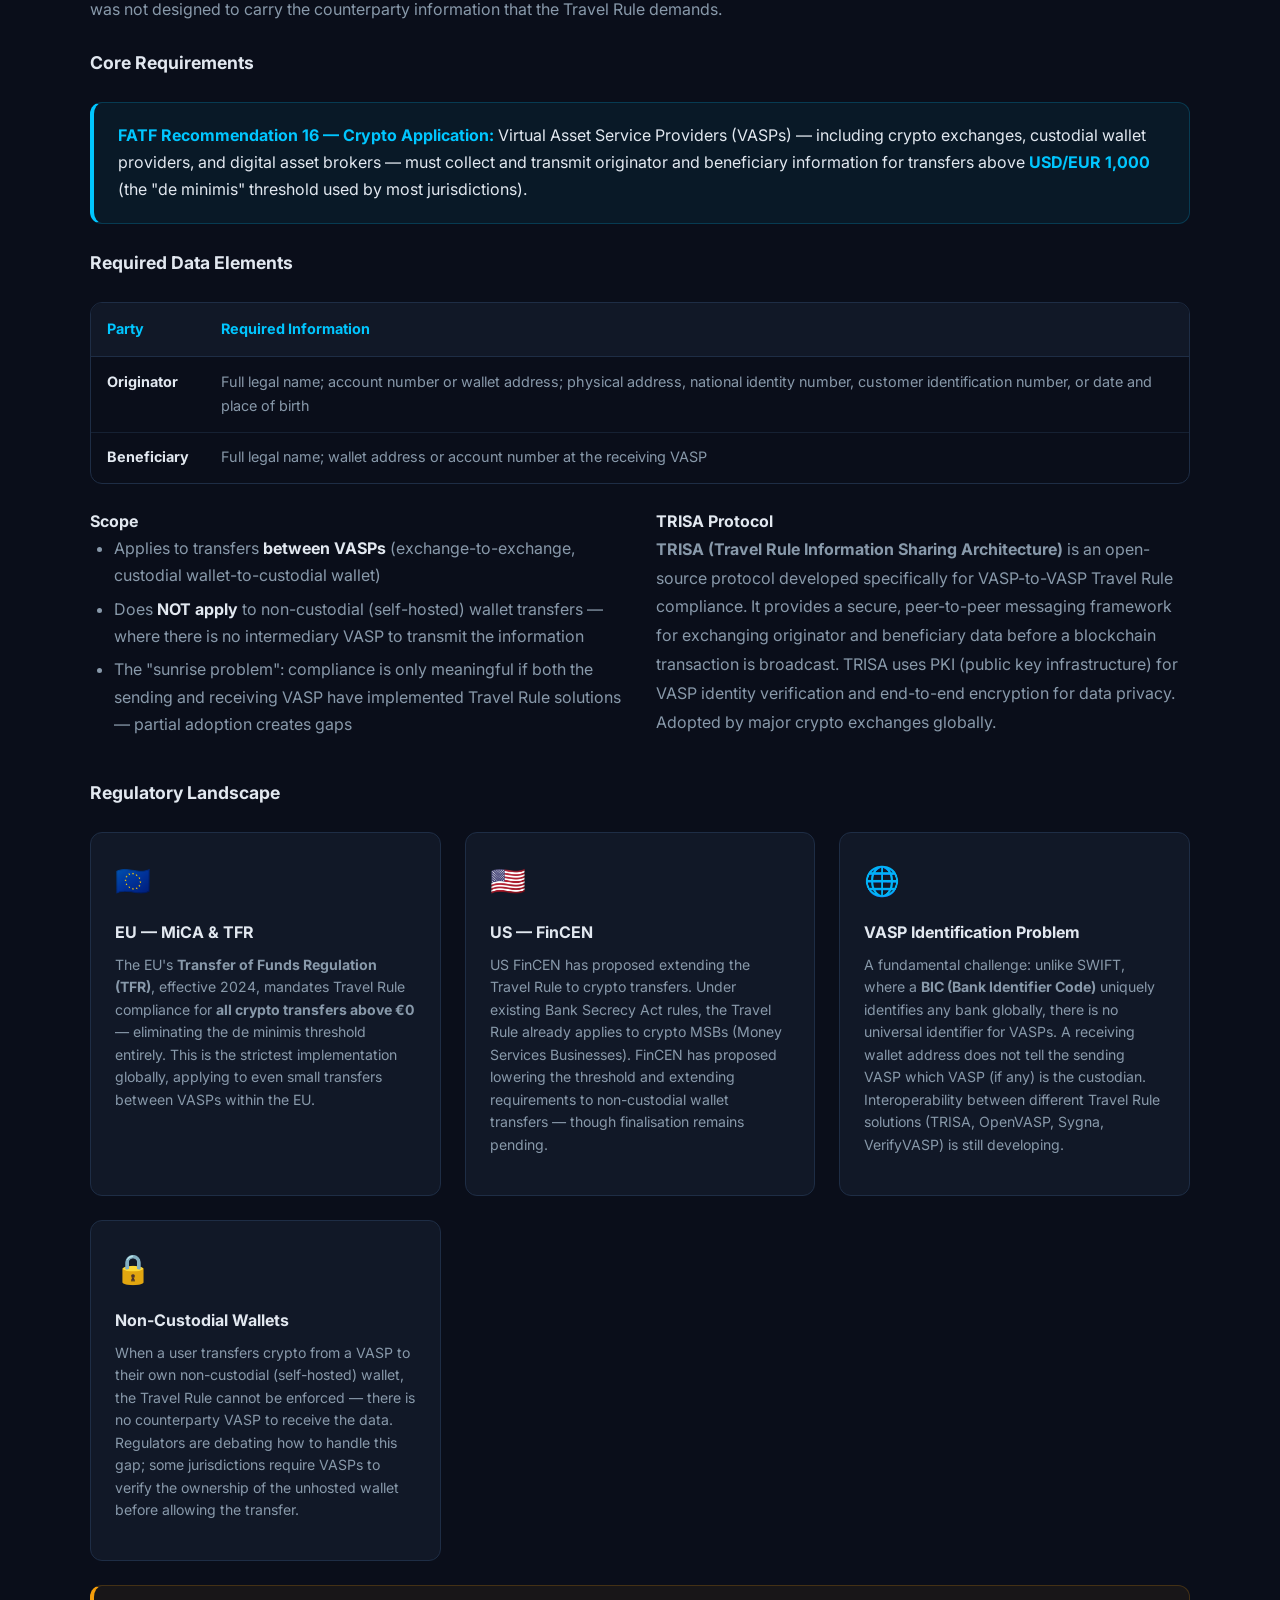
<file: module13.html>
<!DOCTYPE html>
<html lang="en">
<head><meta charset="UTF-8"/><meta name="viewport" content="width=device-width,initial-scale=1.0"/>
<title>Module 13: DLT, Smart Contracts &amp; CBDC — PaymentsAcademy</title>
<link rel="stylesheet" href="styles.css"/></head>
<body>
<nav class="navbar" id="navbar"><div class="nav-inner"><a href="index.html" class="nav-logo"><span class="logo-icon">⬡</span>PaymentsAcademy</a><button class="hamburger" id="hamburger">&#9776;</button><ul class="nav-links" id="nav-links"><li><a href="index.html">Home</a></li><li><a href="modules.html" class="active">Modules</a></li></ul></div></nav>
<div class="module-hero"><div class="module-hero-inner"><div class="module-num">13</div><div class="module-tag">Module 13</div><h1>DLT, Smart Contracts &amp; Central Bank Digital Currency</h1><p>Cryptocurrencies, distributed ledger technology, blockchain in payments, smart contracts, and the global landscape of Central Bank Digital Currencies — retail, wholesale, and cross-border CBDC initiatives.</p><div class="module-tags"><span>DLT</span><span>Blockchain</span><span>Smart Contracts</span><span>CBDC</span><span>Cryptocurrency</span><span>Tokenisation</span><span>mBridge</span><span>e-CNY</span><span>Digital Euro</span></div></div></div>
<section class="section"><div class="container">

  <div class="topic-section fade-in">
    <h2><span class="t-num">13.1</span> Cryptocurrencies — Overview</h2>
    <p><strong>Cryptocurrencies</strong> are digital assets that use cryptographic techniques to secure transactions and control the creation of new units. Unlike traditional currencies issued by central banks, most cryptocurrencies operate on decentralised networks with no central authority. <strong>Bitcoin</strong>, launched in January 2009 by the pseudonymous Satoshi Nakamoto, was the first cryptocurrency and introduced the concept of a peer-to-peer electronic cash system using a distributed ledger (blockchain).</p>
    <div class="cards-grid">
      <div class="info-card"><div class="ic-icon">₿</div><h4>Bitcoin (BTC)</h4><p>First cryptocurrency. Fixed supply of 21 million coins. Proof-of-Work consensus. ~10-minute block time. Primarily a store of value ("digital gold"). Settlement finality is probabilistic.</p></div>
      <div class="info-card"><div class="ic-icon">⟠</div><h4>Ethereum (ETH)</h4><p>Programmable blockchain supporting smart contracts and decentralised applications (dApps). Migrated to Proof-of-Stake in 2022. Enables DeFi, NFTs, and tokenised assets.</p></div>
      <div class="info-card"><div class="ic-icon">💲</div><h4>Stablecoins</h4><p>Cryptocurrencies pegged to a stable asset (USD, EUR, gold). Examples: USDT (Tether), USDC (Circle), DAI (algorithmic). Aim to combine crypto's programmability with fiat's stability.</p></div>
      <div class="info-card"><div class="ic-icon">🔗</div><h4>Altcoins</h4><p>Thousands of alternative cryptocurrencies: XRP (Ripple — cross-border payments), Stellar (XLM), Solana (SOL — high throughput), Litecoin (LTC), and many others with specific use cases.</p></div>
    </div>
    <h3>Consensus Mechanisms</h3>
    <div class="table-wrap"><table><thead><tr><th>Mechanism</th><th>How It Works</th><th>Energy Use</th><th>Examples</th></tr></thead><tbody>
      <tr><td><strong>Proof of Work (PoW)</strong></td><td>Miners compete to solve cryptographic puzzles. First to solve adds the block and earns the reward. Enormously computation-intensive.</td><td>Very High</td><td>Bitcoin, Litecoin</td></tr>
      <tr><td><strong>Proof of Stake (PoS)</strong></td><td>Validators are chosen proportionally to the amount of cryptocurrency they "stake" (lock up) as collateral. Far more energy-efficient than PoW.</td><td>Low</td><td>Ethereum (post-Merge), Cardano, Solana</td></tr>
      <tr><td><strong>Delegated PoS (DPoS)</strong></td><td>Token holders vote for delegates who validate transactions. Faster throughput but more centralised.</td><td>Very Low</td><td>EOS, TRON</td></tr>
      <tr><td><strong>Practical Byzantine Fault Tolerance (PBFT)</strong></td><td>Nodes reach consensus through multiple rounds of voting. Fast finality, works well for permissioned networks.</td><td>Very Low</td><td>Hyperledger Fabric, Tendermint</td></tr>
    </tbody></table></div>
    <h3>Regulatory Landscape</h3>
    <p>Crypto regulation varies significantly by jurisdiction. The <strong>EU's MiCA (Markets in Crypto-Assets Regulation)</strong>, fully applicable from December 2024, provides comprehensive regulation for crypto-asset issuers and service providers across the EU. The <strong>US</strong> takes a multi-regulator approach (SEC, CFTC, FinCEN) with ongoing debate over which assets are securities. <strong>China</strong> has banned private cryptocurrency trading while developing the e-CNY CBDC. Most jurisdictions require crypto exchanges to comply with AML/KYC rules under FATF guidance.</p>
  </div>

  <div class="topic-section fade-in">
    <h2><span class="t-num">13.1b</span> Bitcoin as a Payment System — Limitations</h2>
    <p>Satoshi Nakamoto's 2008 whitepaper described Bitcoin as a <strong>"peer-to-peer electronic cash system"</strong> — implying a payment system free from intermediaries, accessible globally, and censorship-resistant. In practice, Bitcoin has largely failed to achieve this vision at scale. Understanding why is essential for evaluating DLT-based payment proposals.</p>

    <h3>Practical Failures as a Payment System</h3>
    <div class="flow-steps">
      <div class="flow-step"><div class="step-num">1</div><div class="step-body"><h4>Scalability — ~7 TPS</h4><p>Bitcoin's base layer processes approximately <strong>7 transactions per second (TPS)</strong> — constrained by a 1 MB block size and ~10-minute block time. Compare this to <strong>Visa's 24,000+ TPS</strong> (peak capacity). Even Ethereum's base layer reaches only ~15–30 TPS. This throughput gap makes Bitcoin unusable as a global payment rail without Layer 2 solutions.</p></div></div>
      <div class="flow-step"><div class="step-num">2</div><div class="step-body"><h4>Confirmation Time — ~1 Hour for Finality</h4><p>Each Bitcoin block takes approximately <strong>10 minutes</strong> to mine. Probabilistic finality requires <strong>6 confirmations</strong> (~1 hour) for high-value transactions, as earlier blocks can theoretically be reorganised. In practice, merchants accepting Bitcoin for point-of-sale must either wait an hour or accept the risk of a zero-confirmation transaction.</p></div></div>
      <div class="flow-step"><div class="step-num">3</div><div class="step-body"><h4>Transaction Fees — Spikes to $50+</h4><p>Bitcoin transaction fees are determined by a market: users bid to have their transactions included in the next block. During periods of network congestion — notably in <strong>2017</strong> and <strong>2021</strong> — average fees spiked above <strong>$50 per transaction</strong>. This makes Bitcoin economically unviable for micropayments or everyday retail use, where the fee may exceed the transaction value.</p></div></div>
      <div class="flow-step"><div class="step-num">4</div><div class="step-body"><h4>Price Volatility — Cannot Denominate Prices</h4><p>Bitcoin's exchange rate against fiat currencies can swing <strong>50% or more within weeks</strong>. A merchant cannot price goods in BTC — by the time the invoice is paid, the real value has changed materially. Stablecoins were invented precisely to address this limitation, but they are not Bitcoin. Volatility also creates foreign exchange risk for recipients who hold BTC after receipt.</p></div></div>
      <div class="flow-step"><div class="step-num">5</div><div class="step-body"><h4>Energy Consumption — ~130 TWh Annually</h4><p>Bitcoin's Proof-of-Work consensus mechanism requires miners to expend enormous computational energy. Estimated annual consumption is approximately <strong>130 TWh</strong> — comparable to the <strong>entire electricity use of Argentina</strong>. This environmental cost is a significant barrier to institutional and governmental adoption, particularly as ESG considerations grow in importance.</p></div></div>
    </div>

    <h3>Lightning Network — Layer 2 Solution</h3>
    <p>The <strong>Lightning Network</strong> is a Layer 2 protocol built on top of Bitcoin designed to enable fast, low-cost micropayments by moving most transactions off the main blockchain (off-chain). It addresses scalability and fee issues without changing Bitcoin's base layer.</p>
    <div class="two-col">
      <div>
        <h4>Payment Channels</h4>
        <p>Two parties open a <strong>payment channel</strong> by locking Bitcoin in a multi-signature (multi-sig) on-chain contract. Once the channel is open, the two parties can transact with each other an unlimited number of times — exchanging signed balance updates off-chain — without broadcasting each transaction to the Bitcoin network. Only the <strong>opening and closing transactions</strong> are recorded on the blockchain. This dramatically reduces on-chain load and enables near-instant, near-zero-cost transactions between the two parties.</p>
      </div>
      <div>
        <h4>Routing Across the Network</h4>
        <p>Lightning's power extends beyond direct channels: payments can be <strong>routed through a network of payment channels</strong>. If Alice has a channel with Bob, and Bob has a channel with Carol, Alice can pay Carol by routing through Bob — using Hash Time-Locked Contracts (HTLCs) to ensure the payment is atomic (either fully succeeds or fully refunds). This enables a web of connected channels to serve as a payment network.</p>
      </div>
    </div>
    <div class="highlight-box gold"><strong>Lightning Network Limitations:</strong> Requires both parties to have online nodes to receive payments (no offline receipt). Channel liquidity must be actively managed — a channel cannot route more than its locked balance. Routing large payments can fail if no path with sufficient liquidity exists. Lightning is limited to Bitcoin and cannot natively bridge to other blockchains or fiat currencies. Despite these constraints, it is the most developed Layer 2 for BTC payments, with millions of active channels.</div>
  </div>

  <div class="topic-section fade-in">
    <h2><span class="t-num">13.2</span> Distributed Ledger Technology (DLT)</h2>
    <p>A <strong>Distributed Ledger Technology (DLT)</strong> is a database that is shared, replicated, and synchronised across multiple nodes (computers) in a network without a central administrator. Unlike a traditional centralised database (run by a single bank or operator), a DLT's records are maintained by a network of participants, each holding a copy of the complete ledger.</p>
    <div class="two-col">
      <div>
        <h3>Permissioned vs Permissionless DLT</h3>
        <div class="highlight-box"><strong>Permissionless (Public):</strong> Anyone can join as a node, validate transactions, and read the ledger. High decentralisation, lower privacy, slower throughput. Examples: Bitcoin, Ethereum. Suitable for trustless environments.</div>
        <div class="highlight-box purple"><strong>Permissioned (Private/Consortium):</strong> Only pre-approved participants can join and validate. Higher privacy, faster throughput, better governance. Examples: Hyperledger Fabric, R3 Corda, Quorum. Preferred for institutional finance.</div>
      </div>
      <div>
        <h3>Core DLT Properties</h3>
        <ul>
          <li><strong>Decentralisation:</strong> No single point of control or failure</li>
          <li><strong>Immutability:</strong> Once recorded, data cannot be altered without consensus of the network</li>
          <li><strong>Transparency:</strong> All participants can verify the ledger state (varies in permissioned systems)</li>
          <li><strong>Cryptographic Security:</strong> Transactions are signed and chained using cryptographic hashes</li>
          <li><strong>Consensus:</strong> All nodes agree on the valid state of the ledger via consensus protocols</li>
        </ul>
      </div>
    </div>
    <h3>Enterprise DLT Platforms for Payments</h3>
    <div class="cards-grid">
      <div class="info-card"><div class="ic-icon">🔷</div><h4>Hyperledger Fabric</h4><p>Linux Foundation project. Modular, permissioned blockchain. Uses channels for data privacy between subsets of participants. Widely used in trade finance (we.trade, Contour) and supply chain.</p></div>
      <div class="info-card"><div class="ic-icon">🔴</div><h4>R3 Corda</h4><p>Designed specifically for financial institutions. Peer-to-peer architecture — data shared only between transaction parties (not broadcast to all nodes). Used by major banks for bond issuance, FX, and repo.</p></div>
      <div class="info-card"><div class="ic-icon">⚡</div><h4>Quorum (ConsenSys)</h4><p>Enterprise Ethereum fork. Supports private transactions. Used by JPMorgan for JPM Coin (interbank USD transfers) and the Onyx platform.</p></div>
      <div class="info-card"><div class="ic-icon">🌊</div><h4>Ripple / XRP Ledger</h4><p>Consensus protocol (not PoW/PoS). Purpose-built for cross-border payments. Fast settlement (3–5 seconds), low cost. Used by banks via RippleNet for on-demand liquidity.</p></div>
    </div>
  </div>

  <div class="topic-section fade-in">
    <h2><span class="t-num">13.3</span> Blockchain in Payments</h2>
    <h3>Tokenisation</h3>
    <p><strong>Tokenisation</strong> is the process of representing a real-world asset (currency, bond, equity, commodity, real estate) as a digital token on a blockchain. A tokenised dollar, for example, is a digital representation of a USD claim that can be transferred instantly on a blockchain. Tokenisation enables: fractional ownership, programmable money (with smart contracts), instant atomic settlement, and 24/7 trading.</p>
    <h3>Atomic Swaps</h3>
    <p>An <strong>atomic swap</strong> is a smart-contract-based mechanism that enables two parties to exchange different cryptocurrency tokens across different blockchains without a trusted intermediary. The swap is "atomic" — it either fully completes (both legs execute) or fully reverts (neither leg executes). This is the blockchain equivalent of <strong>PvP (Payment vs Payment)</strong> and <strong>DvP (Delivery vs Payment)</strong> — eliminating settlement risk without a CLS Bank or central counterparty.</p>
    <h3>Cross-Border Payment Use Cases</h3>
    <div class="flow-steps">
      <div class="flow-step"><div class="step-num">1</div><div class="step-body"><h4>On-Demand Liquidity (ODL)</h4><p>Ripple's ODL model: sender converts fiat to XRP, XRP is transferred across the ledger in seconds, receiver converts XRP to destination currency. Eliminates the need for pre-funded nostro accounts.</p></div></div>
      <div class="flow-step"><div class="step-num">2</div><div class="step-body"><h4>Stablecoin Remittance</h4><p>USD stablecoins (USDC, USDT) are increasingly used for remittances. Sender converts fiat to stablecoin, transfers near-instantly on Ethereum/Stellar/Solana, receiver off-ramps to local currency. Lower cost than SWIFT for small amounts.</p></div></div>
      <div class="flow-step"><div class="step-num">3</div><div class="step-body"><h4>Trade Finance on DLT</h4><p>Letters of credit and trade documents tokenised on Hyperledger Fabric. Parties (importer, exporter, banks, insurer, shipping) share a common view. Reduces processing from 5–10 days to hours.</p></div></div>
    </div>
    <div class="highlight-box gold"><strong>Blockchain Settlement Finality:</strong> Public blockchains offer probabilistic finality — a transaction is "final" after enough confirmations (Bitcoin: ~6 blocks = ~1 hour). Permissioned DLTs like Corda and Fabric offer deterministic finality — a transaction is immediately final once consensus is reached. Deterministic finality is essential for financial settlement.</div>
  </div>

  <div class="topic-section fade-in">
    <h2><span class="t-num">13.3b</span> Tokenised Deposits vs CBDC</h2>
    <p>A critical distinction for practitioners: not all "digital money on a blockchain" is CBDC. <strong>Tokenised deposits</strong> are commercial bank liabilities represented as tokens on a DLT — they carry the same credit risk as a bank deposit. <strong>CBDCs</strong> are central bank liabilities — risk-free in the sense that the central bank cannot default in its own currency. This difference has profound implications for systemic risk and financial stability.</p>

    <h3>Comparison Table</h3>
    <div class="table-wrap"><table><thead><tr><th>Feature</th><th>Tokenised Deposit</th><th>Wholesale CBDC</th><th>Retail CBDC</th></tr></thead><tbody>
      <tr><td><strong>Issuer</strong></td><td>Commercial Bank</td><td>Central Bank</td><td>Central Bank</td></tr>
      <tr><td><strong>Liability</strong></td><td>Bank liability</td><td>Central bank liability</td><td>Central bank liability</td></tr>
      <tr><td><strong>Risk</strong></td><td>Subject to bank default</td><td>Risk-free (CB)</td><td>Risk-free (CB)</td></tr>
      <tr><td><strong>Example</strong></td><td>JPM Coin, HSBC Orion</td><td>Project Jura wCBDC</td><td>e-CNY, Digital Euro</td></tr>
      <tr><td><strong>Interoperability</strong></td><td>Bank-specific</td><td>Cross-bank (if common platform)</td><td>Universal</td></tr>
      <tr><td><strong>DLT basis</strong></td><td>Permissioned (Quorum/Corda)</td><td>Varies</td><td>Varies</td></tr>
    </tbody></table></div>

    <h3>JPM Coin — Case Study</h3>
    <div class="cards-grid">
      <div class="info-card"><div class="ic-icon">🏦</div><h4>What is JPM Coin?</h4><p>Launched in 2019, JPM Coin is a <strong>tokenised deposit</strong> running on J.P. Morgan's proprietary permissioned blockchain platform <strong>Onyx</strong>, built on Quorum (an enterprise Ethereum fork). Each JPM Coin represents a claim of one US dollar held at JP Morgan Bank — it is not a cryptocurrency and it is not a CBDC.</p></div>
      <div class="info-card"><div class="ic-icon">🔄</div><h4>Use Cases</h4><p>JPM Coin is used for: <strong>intraday USD transfers</strong> between institutional clients of JP Morgan; <strong>cross-border payments</strong> settling on the Onyx platform; and <strong>24/7 settlement</strong>, giving clients access to dollar liquidity outside Fedwire's business hours (08:30–18:30 ET). This addresses the operational window gap in US dollar settlement.</p></div>
      <div class="info-card"><div class="ic-icon">⚠️</div><h4>NOT a CBDC</h4><p>JPM Coin is a <strong>commercial bank liability</strong> — it represents a deposit claim on JP Morgan, not on the Federal Reserve. If JP Morgan were to fail, JPM Coin holders would be unsecured creditors. CBDC holders, by contrast, hold claims directly on the central bank. This distinction matters for systemic risk analysis and regulatory treatment.</p></div>
      <div class="info-card"><div class="ic-icon">🌐</div><h4>HSBC Orion</h4><p>HSBC's <strong>Orion platform</strong> is a comparable initiative — a tokenised deposit and digital asset issuance platform used for tokenised bond issuance and settlement. Like JPM Coin, it operates on a permissioned DLT and represents a commercial bank liability, not central bank money.</p></div>
    </div>
    <div class="highlight-box purple"><strong>Key Insight for Practitioners:</strong> The emergence of tokenised deposits by major commercial banks represents a pragmatic, near-term path to blockchain-based settlement — without waiting for central bank CBDC launches. However, they fragment liquidity across bank-specific platforms and do not eliminate the credit risk of commercial bank money. The long-term vision of the BIS and central banks is for wCBDC to provide a risk-free "settlement asset" at the core of tokenised financial markets.</div>
  </div>

  <div class="topic-section fade-in">
    <h2><span class="t-num">13.4</span> Smart Contracts</h2>
    <p>A <strong>smart contract</strong> is a self-executing programme stored on a blockchain that automatically enforces and executes the terms of an agreement when pre-defined conditions are met — without the need for intermediaries. The concept was first described by Nick Szabo in 1994 and practically realised with Ethereum's launch in 2015. Smart contracts are written in programming languages like <strong>Solidity</strong> (Ethereum) or <strong>Kotlin/Java</strong> (Corda) and run on the blockchain's virtual machine.</p>
    <div class="cards-grid">
      <div class="info-card"><div class="ic-icon">📜</div><h4>Trade Finance</h4><p>Smart contract releases payment automatically when shipping documents are verified on-chain and delivery conditions confirmed. Replaces letter of credit manual processing.</p></div>
      <div class="info-card"><div class="ic-icon">📊</div><h4>Derivatives Settlement</h4><p>OTC derivative contracts coded as smart contracts on Ethereum. Margin calls calculated and executed automatically based on real-time price feeds. ISDA has published smart contract templates.</p></div>
      <div class="info-card"><div class="ic-icon">🔒</div><h4>Escrow &amp; Conditional Payments</h4><p>Funds locked in a smart contract escrow, released when both parties confirm conditions are met (e.g., milestone payments in construction contracts, real estate settlement).</p></div>
      <div class="info-card"><div class="ic-icon">🏦</div><h4>DeFi (Decentralised Finance)</h4><p>Smart contracts power lending protocols (Aave, Compound), decentralised exchanges (Uniswap), and yield farming — financial services without traditional intermediaries.</p></div>
    </div>
    <h3>Smart Contract Limitations</h3>
    <ul>
      <li><strong>The Oracle Problem:</strong> Smart contracts can only access data already on the blockchain. For real-world data (prices, events, delivery confirmation), they need "oracles" — external data feeds (e.g., Chainlink). Oracles introduce a centralisation and trust dependency.</li>
      <li><strong>Code is Law — and Bugs:</strong> Smart contracts are immutable once deployed. Bugs in the code become permanent vulnerabilities. The 2016 "DAO hack" drained $60M from an Ethereum smart contract due to a reentrancy bug.</li>
      <li><strong>Legal Enforceability:</strong> Smart contract code execution and legal contract obligations may not align. Most jurisdictions are still developing frameworks for smart contract legal recognition.</li>
      <li><strong>Scalability:</strong> Complex smart contracts consume significant "gas" (computational cost) on public blockchains, making them expensive for high-frequency use cases.</li>
    </ul>
  </div>

  <div class="topic-section fade-in">
    <h2><span class="t-num">13.4b</span> Smart Contracts — Legal Framework</h2>
    <p>The legal status of smart contracts is one of the most important unresolved questions in financial law. While code can automatically execute a payment, whether that execution constitutes — or replaces — a legally binding contract under common law or civil law systems requires careful analysis.</p>

    <h3>UK Law Commission — Digital Assets 2023</h3>
    <p>The <strong>UK Law Commission's 2023 report on Digital Assets</strong> provided a landmark analysis. Its key finding: smart contracts <strong>can</strong> form legally binding contracts under English law, provided they meet the standard requirements for contract formation:</p>
    <div class="cards-grid">
      <div class="info-card"><div class="ic-icon">🤝</div><h4>Offer &amp; Acceptance</h4><p>The interaction between parties deploying and invoking a smart contract can constitute offer and acceptance — but only if there is demonstrable mutual assent. Code execution alone may not establish this if the parties did not intend to create legal relations.</p></div>
      <div class="info-card"><div class="ic-icon">💰</div><h4>Consideration</h4><p>The exchange of tokens or digital assets can constitute consideration, satisfying this contract formation requirement. However, purely automated value transfers without clear party intent may raise questions about whether consideration flows in a legally meaningful sense.</p></div>
      <div class="info-card"><div class="ic-icon">🧠</div><h4>Intention to Create Legal Relations</h4><p>This is the most contested element. Deploying a smart contract on a public blockchain may not, by itself, demonstrate the parties intended to create legally enforceable obligations — particularly where the parties are pseudonymous.</p></div>
      <div class="info-card"><div class="ic-icon">⚙️</div><h4>New Category of Property</h4><p>The Law Commission also recommended recognising digital assets as a <strong>third category of personal property</strong> under English law (beyond "things in possession" and "things in action") — significant for establishing rights in crypto-assets and tokenised securities.</p></div>
    </div>

    <h3>Key Legal Uncertainties</h3>
    <div class="flow-steps">
      <div class="flow-step"><div class="step-num">1</div><div class="step-body"><h4>Jurisdiction</h4><p>A smart contract deployed on a public, global blockchain has no domicile. Which country's courts have jurisdiction? Which country's law governs the contract? The answers are unclear, particularly for disputes between parties in different jurisdictions interacting with the same contract. Traditional conflict-of-laws rules were not designed for stateless, borderless code.</p></div></div>
      <div class="flow-step"><div class="step-num">2</div><div class="step-body"><h4>Immutability vs Contract Amendment</h4><p>Contract law generally permits parties to mutually agree to amend or terminate an agreement. Blockchain immutability means a deployed smart contract cannot be modified — the only recourse is deploying a new contract (if the original allows upgrade logic) or migrating state. This tension between legal flexibility and technical permanence has no clean resolution.</p></div></div>
      <div class="flow-step"><div class="step-num">3</div><div class="step-body"><h4>Mistake and Frustration</h4><p>Common law allows a contract to be unwound if it was entered under a fundamental mistake, or if subsequent events make performance impossible (frustration). A blockchain does not recognise these doctrines — if a smart contract executes erroneously, the transaction is permanent. This creates a gap between legal remedies and technical reality.</p></div></div>
      <div class="flow-step"><div class="step-num">4</div><div class="step-body"><h4>Consumer Protection</h4><p>Automated, irreversible execution may prevent consumers from exercising statutory rights — such as the right to cancel, chargeback, or seek redress. Consumer protection law typically requires the ability to reverse transactions or pursue the contracting party; this is fundamentally at odds with blockchain finality.</p></div></div>
    </div>

    <h3>ISDA Common Domain Model (CDM)</h3>
    <p>The <strong>International Swaps and Derivatives Association (ISDA)</strong> has developed the <strong>Common Domain Model (CDM)</strong> — an initiative to standardise how derivatives contracts are represented in machine-readable, executable code, enabling smart contract execution of over-the-counter (OTC) derivatives.</p>
    <div class="two-col">
      <div>
        <h4>What CDM Does</h4>
        <ul>
          <li>Defines a <strong>common digital representation</strong> of trade events: new trade, amendment, termination, novation, reset, and settlement</li>
          <li>Provides a <strong>standardised data model</strong> — the same fields, same logic, same terminology across all market participants</li>
          <li>Published as open-source code (Rosetta DSL / Java/Python) so any firm can implement it</li>
          <li>Endorsed and maintained by ISDA, ICMA, ISLA, and the CDM Steering Working Group</li>
        </ul>
      </div>
      <div>
        <h4>CDM in Smart Contracts</h4>
        <ul>
          <li>Smart contracts using CDM can <strong>auto-calculate and execute margin calls</strong>, periodic payments (fixed/floating coupons), and final settlements without manual intervention</li>
          <li>Reduces <strong>operational risk</strong> from manual processing of complex derivatives — a major source of trade failures and reconciliation breaks</li>
          <li>Enables <strong>atomic DvP settlement</strong> of derivatives: cash payment and securities delivery triggered simultaneously by the same smart contract</li>
          <li>Being used in Project Guardian (MAS) and other tokenised derivatives pilots</li>
        </ul>
      </div>
    </div>
    <div class="highlight-box green"><strong>CDM Significance:</strong> The derivatives market processes hundreds of trillions in notional value annually, largely through manual and semi-manual processes. If CDM enables widespread smart contract automation of OTC derivatives lifecycle events, the reduction in operational cost, settlement failures, and counterparty risk could be one of the largest efficiency gains in financial market history.</div>
  </div>

  <div class="topic-section fade-in">
    <h2><span class="t-num">13.5</span> Central Bank Digital Currency (CBDC) — Fundamentals</h2>
    <p>A <strong>Central Bank Digital Currency (CBDC)</strong> is a digital form of central bank money — a liability of the central bank, denominated in the national currency, and available in digital form. CBDCs differ from existing electronic money (bank deposits) in that they are direct claims on the central bank rather than on a commercial bank. They also differ from cryptocurrencies in that they are centralised, regulated, and stable in value.</p>
    <h3>Retail vs Wholesale CBDC</h3>
    <div class="two-col">
      <div class="highlight-box">
        <strong>Retail CBDC</strong><br/>
        Accessible to the general public — individuals and businesses. A digital equivalent of cash. Central bank issues directly (or via intermediaries). Key design questions: anonymity/privacy, offline capability, interest-bearing or not, programmability (spending restrictions, expiry).
      </div>
      <div class="highlight-box purple">
        <strong>Wholesale CBDC</strong><br/>
        Restricted to financial institutions for interbank settlement. Digital form of central bank reserves. Enables tokenised settlement of financial assets (DvP), cross-border payment improvements, and potentially replaces RTGS systems for specific use cases.
      </div>
    </div>
    <h3>Key CBDC Design Choices</h3>
    <div class="table-wrap"><table><thead><tr><th>Design Dimension</th><th>Option A</th><th>Option B</th></tr></thead><tbody>
      <tr><td><strong>Architecture</strong></td><td>Direct (central bank holds all accounts)</td><td>Intermediated (commercial banks distribute)</td></tr>
      <tr><td><strong>Technology</strong></td><td>DLT/Blockchain-based</td><td>Centralised database (conventional)</td></tr>
      <tr><td><strong>Form</strong></td><td>Account-based (identity-linked)</td><td>Token-based (value stored in token)</td></tr>
      <tr><td><strong>Privacy</strong></td><td>Full anonymity (cash-like)</td><td>Traceable (AML compliance)</td></tr>
      <tr><td><strong>Remuneration</strong></td><td>Interest-bearing</td><td>Non-interest-bearing (like cash)</td></tr>
      <tr><td><strong>Programmability</strong></td><td>Smart contract capabilities</td><td>Plain value transfer only</td></tr>
      <tr><td><strong>Offline capability</strong></td><td>Works without internet</td><td>Online only</td></tr>
    </tbody></table></div>
  </div>

  <div class="topic-section fade-in">
    <h2><span class="t-num">13.6</span> CBDC Global Landscape</h2>
    <div class="table-wrap"><table><thead><tr><th>Project</th><th>Country / Region</th><th>Type</th><th>Status</th><th>Key Features</th></tr></thead><tbody>
      <tr><td><strong>e-CNY (Digital Yuan)</strong></td><td>China</td><td>Retail</td><td>Live — pilot expanding</td><td>Two-tier distribution (PBOC → banks → public). Controlled anonymity. Programmable. Used in major cities. No interest.</td></tr>
      <tr><td><strong>Digital Euro</strong></td><td>Eurozone (ECB)</td><td>Retail</td><td>Preparation phase (2023–2025)</td><td>Intermediated model. Privacy-focused. €3,000 holding limit proposed. Offline capability. Governed by ECB/EC Regulation.</td></tr>
      <tr><td><strong>FedNow / Digital Dollar</strong></td><td>USA</td><td>Research</td><td>Research only (no retail CBDC announced)</td><td>Fed researching but no formal CBDC programme. FedNow serves some instant payment objectives without a CBDC.</td></tr>
      <tr><td><strong>Sand Dollar</strong></td><td>Bahamas</td><td>Retail</td><td>Live (since Oct 2020)</td><td>World's first live retail CBDC. Issued by Central Bank of Bahamas. Financial inclusion focus for remote islands.</td></tr>
      <tr><td><strong>DCash</strong></td><td>Eastern Caribbean</td><td>Retail</td><td>Live (since Mar 2021)</td><td>Multi-country CBDC for the Eastern Caribbean Currency Union (ECCU). Issued by the ECCB.</td></tr>
      <tr><td><strong>e-Krona</strong></td><td>Sweden</td><td>Retail</td><td>Pilot / Extended research</td><td>Riksbank pilot using R3 Corda. Testing offline payments, programmability. Public consultation ongoing.</td></tr>
      <tr><td><strong>JAM-DEX</strong></td><td>Jamaica</td><td>Retail</td><td>Live (since Jul 2022)</td><td>Issued by Bank of Jamaica. Digital wallet "Lynk" for distribution. No DLT — conventional database.</td></tr>
      <tr><td><strong>Digital Rupee (e₹)</strong></td><td>India</td><td>Both</td><td>Pilot (Wholesale 2022, Retail 2022)</td><td>RBI piloting wholesale e₹ for government securities settlement and retail e₹ via bank apps.</td></tr>
    </tbody></table></div>
    <div class="highlight-box green"><strong>Global Momentum:</strong> As of 2024, over 130 countries (representing 98% of global GDP) are exploring CBDCs. 3 countries have fully launched retail CBDCs (Bahamas, Jamaica, Nigeria). Many G20 countries are in advanced pilot stages. The IMF and BIS actively publish research and provide technical assistance for CBDC development.</div>
  </div>

  <div class="topic-section fade-in">
    <h2><span class="t-num">13.7</span> Wholesale CBDC and Cross-Border Settlement</h2>
    <p>While retail CBDCs address domestic payment needs, <strong>wholesale CBDCs (wCBDC)</strong> are specifically designed to transform cross-border payment infrastructure. The correspondent banking model — the current backbone of cross-border payments — is slow, expensive, opaque, and fragmented. Multiple central banks and international organisations are testing whether wCBDC-based platforms could solve these problems.</p>
    <h3>Key Wholesale CBDC Cross-Border Projects</h3>
    <div class="cards-grid">
      <div class="info-card"><div class="ic-icon">🌉</div><h4>mBridge</h4><p>Multi-CBDC platform connecting PBOC (China), HKMA, Bank of Thailand, Central Bank of UAE, and BIS Innovation Hub. Tested cross-border trade finance payments. Using a purpose-built DLT platform ("mBridge Ledger"). Over $22M in pilot transactions completed.</p></div>
      <div class="info-card"><div class="ic-icon">🤝</div><h4>Project Dunbar</h4><p>BIS Innovation Hub + Reserve Bank of Australia, Bank of Malaysia, MAS (Singapore), SARB (South Africa). Prototype multi-CBDC platform for international settlements. Published technical report in 2022.</p></div>
      <div class="info-card"><div class="ic-icon">🇫🇷</div><h4>Project Jura</h4><p>Bank of France + SNB (Switzerland) + BIS. Tested cross-border settlement of tokenised assets (euro and Swiss franc wCBDC) and foreign exchange transactions using DLT. Third-party operator model.</p></div>
      <div class="info-card"><div class="ic-icon">🇨🇦</div><h4>Jasper-Ubin</h4><p>Bank of Canada + MAS (Singapore). Cross-border interbank payment using wCBDC with Hash Time-Locked Contracts (HTLC) for atomic PvP settlement. Demonstrated feasibility of blockchain-based cross-border PvP.</p></div>
    </div>
    <h3>How wCBDC Could Replace Correspondent Banking</h3>
    <div class="flow-steps">
      <div class="flow-step"><div class="step-num">1</div><div class="step-body"><h4>Tokenised CBDC on Shared Platform</h4><p>Central Banks A and B both issue tokenised versions of their currency (wCBDC-A and wCBDC-B) on a shared multi-CBDC platform (like mBridge). Both tokens represent central bank money.</p></div></div>
      <div class="flow-step"><div class="step-num">2</div><div class="step-body"><h4>Atomic PvP Settlement</h4><p>A cross-border payment triggers a smart contract: wCBDC-A is atomically swapped for wCBDC-B. Both legs settle simultaneously — no Herstatt risk, no correspondent bank needed, no pre-funded nostro accounts.</p></div></div>
      <div class="flow-step"><div class="step-num">3</div><div class="step-body"><h4>Near-Instant, Low-Cost Settlement</h4><p>Settlement completes in seconds rather than days. No correspondent bank fees. Full payment transparency. Sender and receiver banks interact directly through the wCBDC platform.</p></div></div>
    </div>
    <div class="highlight-box"><strong>The Vision:</strong> The BIS "Finternet" concept envisions a future where financial assets — including CBDCs, tokenised deposits, securities, and commodities — all exist on a unified financial ledger. This would enable instant atomic settlement of any transaction, in any currency, at any time — fundamentally transforming global payment infrastructure built around correspondent banking and SWIFT.</div>
    <h3>Challenges for CBDC Adoption</h3>
    <ul>
      <li><strong>Financial Disintermediation:</strong> Retail CBDC could trigger bank runs if consumers move deposits to CBDC en masse — reducing commercial banks' funding base</li>
      <li><strong>Privacy vs AML:</strong> Governments need transaction traceability for AML/CFT; citizens demand privacy. Balancing these is technically and politically complex</li>
      <li><strong>Interoperability:</strong> Different national CBDC platforms need to interoperate for cross-border payments — requires international standards and governance agreements</li>
      <li><strong>Cybersecurity:</strong> A central bank CBDC platform is a high-value target — a breach could undermine monetary sovereignty</li>
      <li><strong>Monetary Policy Implications:</strong> Interest-bearing CBDC competes with bank deposits, affecting monetary transmission mechanisms</li>
    </ul>
  </div>

  <div class="topic-section fade-in">
    <h2><span class="t-num">13.7b</span> FATF Travel Rule for Crypto</h2>
    <p>The <strong>FATF (Financial Action Task Force) Travel Rule</strong> — originally Recommendation 16 for wire transfers — was extended to virtual assets in 2019. It is now one of the most operationally challenging compliance requirements facing the crypto industry, because crypto's pseudonymous architecture was not designed to carry the counterparty information that the Travel Rule demands.</p>

    <h3>Core Requirements</h3>
    <div class="highlight-box">
      <strong>FATF Recommendation 16 — Crypto Application:</strong> Virtual Asset Service Providers (VASPs) — including crypto exchanges, custodial wallet providers, and digital asset brokers — must collect and transmit originator and beneficiary information for transfers above <strong>USD/EUR 1,000</strong> (the "de minimis" threshold used by most jurisdictions).
    </div>
    <h3>Required Data Elements</h3>
    <div class="table-wrap"><table><thead><tr><th>Party</th><th>Required Information</th></tr></thead><tbody>
      <tr><td><strong>Originator</strong></td><td>Full legal name; account number or wallet address; physical address, national identity number, customer identification number, or date and place of birth</td></tr>
      <tr><td><strong>Beneficiary</strong></td><td>Full legal name; wallet address or account number at the receiving VASP</td></tr>
    </tbody></table></div>
    <div class="two-col">
      <div>
        <h4>Scope</h4>
        <ul>
          <li>Applies to transfers <strong>between VASPs</strong> (exchange-to-exchange, custodial wallet-to-custodial wallet)</li>
          <li>Does <strong>NOT apply</strong> to non-custodial (self-hosted) wallet transfers — where there is no intermediary VASP to transmit the information</li>
          <li>The "sunrise problem": compliance is only meaningful if both the sending and receiving VASP have implemented Travel Rule solutions — partial adoption creates gaps</li>
        </ul>
      </div>
      <div>
        <h4>TRISA Protocol</h4>
        <p><strong>TRISA (Travel Rule Information Sharing Architecture)</strong> is an open-source protocol developed specifically for VASP-to-VASP Travel Rule compliance. It provides a secure, peer-to-peer messaging framework for exchanging originator and beneficiary data before a blockchain transaction is broadcast. TRISA uses PKI (public key infrastructure) for VASP identity verification and end-to-end encryption for data privacy. Adopted by major crypto exchanges globally.</p>
      </div>
    </div>

    <h3>Regulatory Landscape</h3>
    <div class="cards-grid">
      <div class="info-card"><div class="ic-icon">🇪🇺</div><h4>EU — MiCA &amp; TFR</h4><p>The EU's <strong>Transfer of Funds Regulation (TFR)</strong>, effective 2024, mandates Travel Rule compliance for <strong>all crypto transfers above €0</strong> — eliminating the de minimis threshold entirely. This is the strictest implementation globally, applying to even small transfers between VASPs within the EU.</p></div>
      <div class="info-card"><div class="ic-icon">🇺🇸</div><h4>US — FinCEN</h4><p>US FinCEN has proposed extending the Travel Rule to crypto transfers. Under existing Bank Secrecy Act rules, the Travel Rule already applies to crypto MSBs (Money Services Businesses). FinCEN has proposed lowering the threshold and extending requirements to non-custodial wallet transfers — though finalisation remains pending.</p></div>
      <div class="info-card"><div class="ic-icon">🌐</div><h4>VASP Identification Problem</h4><p>A fundamental challenge: unlike SWIFT, where a <strong>BIC (Bank Identifier Code)</strong> uniquely identifies any bank globally, there is no universal identifier for VASPs. A receiving wallet address does not tell the sending VASP which VASP (if any) is the custodian. Interoperability between different Travel Rule solutions (TRISA, OpenVASP, Sygna, VerifyVASP) is still developing.</p></div>
      <div class="info-card"><div class="ic-icon">🔒</div><h4>Non-Custodial Wallets</h4><p>When a user transfers crypto from a VASP to their own non-custodial (self-hosted) wallet, the Travel Rule cannot be enforced — there is no counterparty VASP to receive the data. Regulators are debating how to handle this gap; some jurisdictions require VASPs to verify the ownership of the unhosted wallet before allowing the transfer.</p></div>
    </div>
    <div class="highlight-box gold"><strong>Systemic Significance:</strong> The Travel Rule for crypto is the AML framework's attempt to extend the "follow the money" principle — which works well in traditional banking via correspondent relationships — to a borderless, pseudonymous asset class. The technical and governance challenges of doing so at global scale remain substantial. The FATF's June 2023 review found that most jurisdictions have still not fully implemented the crypto Travel Rule.</div>
  </div>

  <div class="topic-section fade-in">
    <h2><span class="t-num">13.7c</span> mBridge Ledger — Technical Detail</h2>
    <p>mBridge is the most advanced multi-CBDC cross-border payment project globally. Understanding its technical architecture is essential for practitioners working in cross-border payments, central bank digital currency policy, or blockchain infrastructure.</p>

    <h3>Technical Architecture</h3>
    <div class="two-col">
      <div>
        <h4>mBridge Ledger — Custom DLT</h4>
        <p>The <strong>mBridge Ledger</strong> is a <strong>purpose-built distributed ledger</strong> — it is NOT based on Ethereum, Hyperledger Fabric, R3 Corda, or any commercial DLT platform. It was custom-designed by the <strong>BIS Innovation Hub</strong> in collaboration with the PBOC (China), HKMA (Hong Kong), Bank of Thailand, and the Central Bank of the UAE (CBUAE). This bespoke approach was chosen to give participating central banks maximum control over the architecture, governance, and performance parameters.</p>
        <ul>
          <li><strong>Consensus mechanism:</strong> PBFT-like (Practical Byzantine Fault Tolerance) consensus — each participating central bank runs a validator node; transactions are confirmed when a supermajority of nodes agree</li>
          <li><strong>Permissioned:</strong> Only participating central banks (and authorised commercial banks) can join the network</li>
          <li><strong>Smart contract layer:</strong> Automates PvP FX settlement and liquidity management across currencies</li>
        </ul>
      </div>
      <div>
        <h4>Participants and Timeline</h4>
        <div class="highlight-box purple">
          <strong>Founding participants:</strong> PBOC (China), HKMA (Hong Kong), Bank of Thailand, CBUAE (UAE), BIS Innovation Hub<br/><br/>
          <strong>2022 pilot:</strong> $22 million in real cross-border trade finance transactions completed between commercial banks in the four jurisdictions — the first multi-CBDC platform to complete real-value transactions<br/><br/>
          <strong>2024:</strong> <strong>Saudi Arabia joined as a full participant</strong> (Saudi Central Bank / SAMA), adding a fifth major currency to the platform<br/><br/>
          <strong>June 2024:</strong> mBridge declared <strong>Minimum Viable Product (MVP) ready</strong> — meaning the platform can process real commercial transactions, not just pilots. The MVP milestone is significant: it marks the transition from proof-of-concept to operational infrastructure.
        </div>
      </div>
    </div>

    <h3>Geopolitical Dimension</h3>
    <div class="highlight-box gold"><strong>Outside Western Financial Infrastructure:</strong> mBridge is entirely built, governed, and operated by its member central banks — with no involvement from SWIFT, the Federal Reserve, ECB, or Western financial institutions. For participating countries (China, UAE, Thailand, Saudi Arabia, Hong Kong), mBridge provides an alternative cross-border settlement infrastructure that is outside the reach of Western sanctions or correspondent banking restrictions. This geopolitical dimension has attracted significant attention from policymakers in Western governments, who view mBridge as potentially enabling sanctions evasion. The BIS has emphasised that mBridge is designed for legitimate trade finance, not sanctions circumvention — but the architecture makes enforcement of Western sanctions technically impossible on the platform.</div>

    <h3>mBridge vs Correspondent Banking — Comparison</h3>
    <div class="table-wrap"><table><thead><tr><th>Feature</th><th>Correspondent Banking (SWIFT)</th><th>mBridge</th></tr></thead><tbody>
      <tr><td><strong>Settlement time</strong></td><td>1–5 business days</td><td>Seconds</td></tr>
      <tr><td><strong>Cost</strong></td><td>$25–$35 per transaction + FX spread</td><td>Near-zero (direct)</td></tr>
      <tr><td><strong>Pre-funded accounts</strong></td><td>Required (nostro/vostro)</td><td>Not required</td></tr>
      <tr><td><strong>Settlement risk</strong></td><td>Herstatt risk on FX legs</td><td>Atomic PvP — none</td></tr>
      <tr><td><strong>Operating hours</strong></td><td>Business hours only</td><td>24/7</td></tr>
      <tr><td><strong>Governance</strong></td><td>SWIFT (cooperative, Belgium)</td><td>Participating central banks</td></tr>
      <tr><td><strong>Sanctions reach</strong></td><td>Subject to US/EU jurisdiction</td><td>Outside Western jurisdiction</td></tr>
    </tbody></table></div>
  </div>

  <div class="topic-section fade-in">
    <h2><span class="t-num">13.7d</span> SWIFT and Blockchain Interoperability — Chainlink CCIP</h2>
    <p>Rather than being displaced by tokenised asset platforms, SWIFT has adopted a strategy of <strong>interoperability</strong> — positioning itself as the universal messaging layer that connects disparate blockchain networks, just as it connects disparate banking systems today. The partnership with Chainlink on CCIP is the most concrete demonstration of this strategy.</p>

    <h3>Chainlink CCIP — What It Is</h3>
    <div class="two-col">
      <div>
        <p><strong>Chainlink CCIP (Cross-Chain Interoperability Protocol)</strong> is a messaging and token transfer standard that enables data and assets to move between different, incompatible blockchain networks. In the fragmented blockchain landscape — where Ethereum, Avalanche, Polygon, Solana, and dozens of other chains each operate independently — CCIP provides a common translation and routing layer.</p>
        <p>CCIP uses Chainlink's decentralised oracle network as the off-chain computation and attestation layer, providing cryptographic guarantees that a message received on one chain faithfully represents what was sent from another chain.</p>
      </div>
      <div>
        <h4>The Core Problem CCIP Solves</h4>
        <div class="highlight-box purple">A tokenised bond on Ethereum cannot natively interact with a tokenised deposit on Avalanche. A smart contract on Polygon cannot atomically settle against a wCBDC on a permissioned fabric chain. Without an interoperability layer, each blockchain is an island — defeating the purpose of a unified tokenised financial ecosystem. CCIP provides the bridges between these islands.</div>
      </div>
    </div>

    <h3>SWIFT-Chainlink Pilot (2023)</h3>
    <div class="flow-steps">
      <div class="flow-step"><div class="step-num">1</div><div class="step-body"><h4>SWIFT Message Sent</h4><p>A financial institution sends a standard <strong>SWIFT MT/MX payment message</strong> through the existing SWIFT network — exactly as it would for any cross-border payment today. No change to the sending institution's existing systems or processes.</p></div></div>
      <div class="flow-step"><div class="step-num">2</div><div class="step-body"><h4>CCIP Translation Layer</h4><p>The SWIFT message is received by a CCIP-enabled gateway. <strong>Chainlink CCIP translates</strong> the SWIFT message into on-chain instructions, identifying the target blockchain (Ethereum, Avalanche, or Polygon in the pilot), the token type, the recipient address, and the amount.</p></div></div>
      <div class="flow-step"><div class="step-num">3</div><div class="step-body"><h4>On-Chain Execution</h4><p>CCIP executes the corresponding <strong>on-chain token transfer</strong> on the target blockchain. The receiving institution's tokenised asset is credited without the sending bank needing to know which blockchain the asset lives on, or having any direct blockchain integration.</p></div></div>
      <div class="flow-step"><div class="step-num">4</div><div class="step-body"><h4>Confirmation Back to SWIFT</h4><p>Confirmation of the on-chain execution is relayed back through SWIFT, completing the end-to-end audit trail. From the sending institution's perspective, the transaction looks like a conventional SWIFT payment — but the settlement occurred on-chain.</p></div></div>
    </div>

    <h3>Strategic Significance</h3>
    <div class="cards-grid">
      <div class="info-card"><div class="ic-icon">🏦</div><h4>Lowering Barriers to DLT Adoption</h4><p>Banks with existing SWIFT integration do not need to build new blockchain interfaces for each tokenised asset platform. SWIFT + CCIP acts as a universal adapter — dramatically reducing the cost and complexity of connecting to the tokenised asset ecosystem.</p></div>
      <div class="info-card"><div class="ic-icon">🔀</div><h4>SWIFT as Orchestration Layer</h4><p>SWIFT's vision is to be the <strong>messaging and orchestration layer</strong> for tokenised assets — not replaced by blockchain, but evolved to sit above it. This mirrors how SWIFT already sits above individual RTGS systems — it does not hold funds, it coordinates their movement.</p></div>
      <div class="info-card"><div class="ic-icon">⚡</div><h4>Multi-Chain Reach</h4><p>A single SWIFT connection, combined with CCIP, could give a bank access to tokenised assets on any CCIP-connected blockchain — without maintaining separate integrations. In the pilot, SWIFT demonstrated connectivity to Ethereum, Avalanche, and Polygon from a single SWIFT API call.</p></div>
      <div class="info-card"><div class="ic-icon">📈</div><h4>Tokenised Asset Market Growth</h4><p>The global tokenised asset market is projected to reach $10–16 trillion by 2030 (BCG/ADDX estimate). As bonds, equities, funds, and real estate are tokenised on multiple chains, the need for interoperability infrastructure becomes critical — and SWIFT's 11,000+ institution network gives it a structural advantage as the orchestration layer.</p></div>
    </div>
    <div class="highlight-box"><strong>Interoperability Architecture — The Bigger Picture:</strong> The SWIFT-CCIP pilot is one piece of a broader interoperability puzzle. Other components include: BIS's <strong>Nexus</strong> model (connecting instant payment systems), the <strong>Agora project</strong> (BIS + 7 central banks testing tokenised deposits and wCBDC on a unified ledger), and individual bank initiatives. The challenge is not building any one bridge — it is building governance frameworks that make multiple bridges work together in a standardised, legally recognised way across jurisdictions.</div>
  </div>

  <div class="module-nav">
    <a href="module12.html"><span>← Previous</span><strong>China FCDPS, CIPS &amp; HKMA CHATS</strong></a>
  </div>
</div></section>
<footer class="footer"><div class="footer-inner"><div class="footer-brand"><span class="logo-icon">⬡</span>PaymentsAcademy</div><p>Professional training in global payment systems &amp; settlement infrastructure.</p></div></footer>
<script src="main.js"></script>
</body></html>
</file>
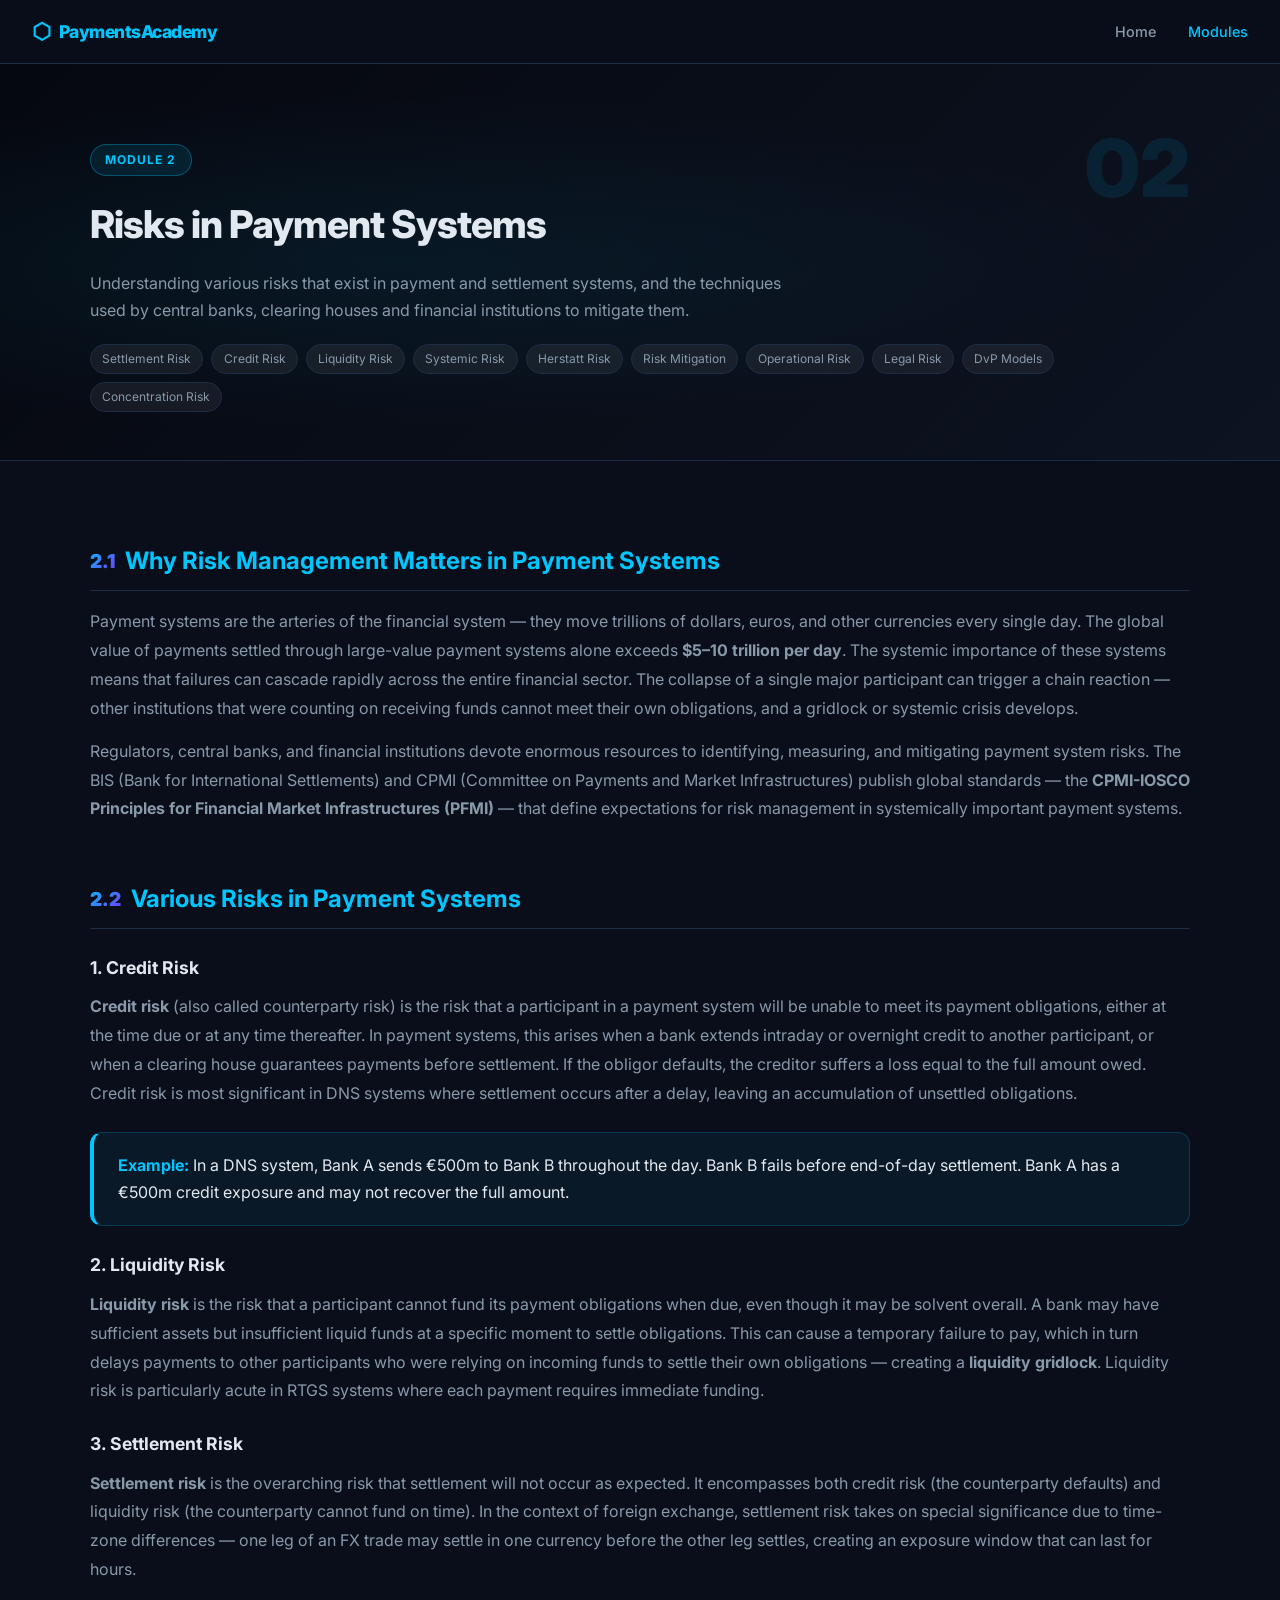
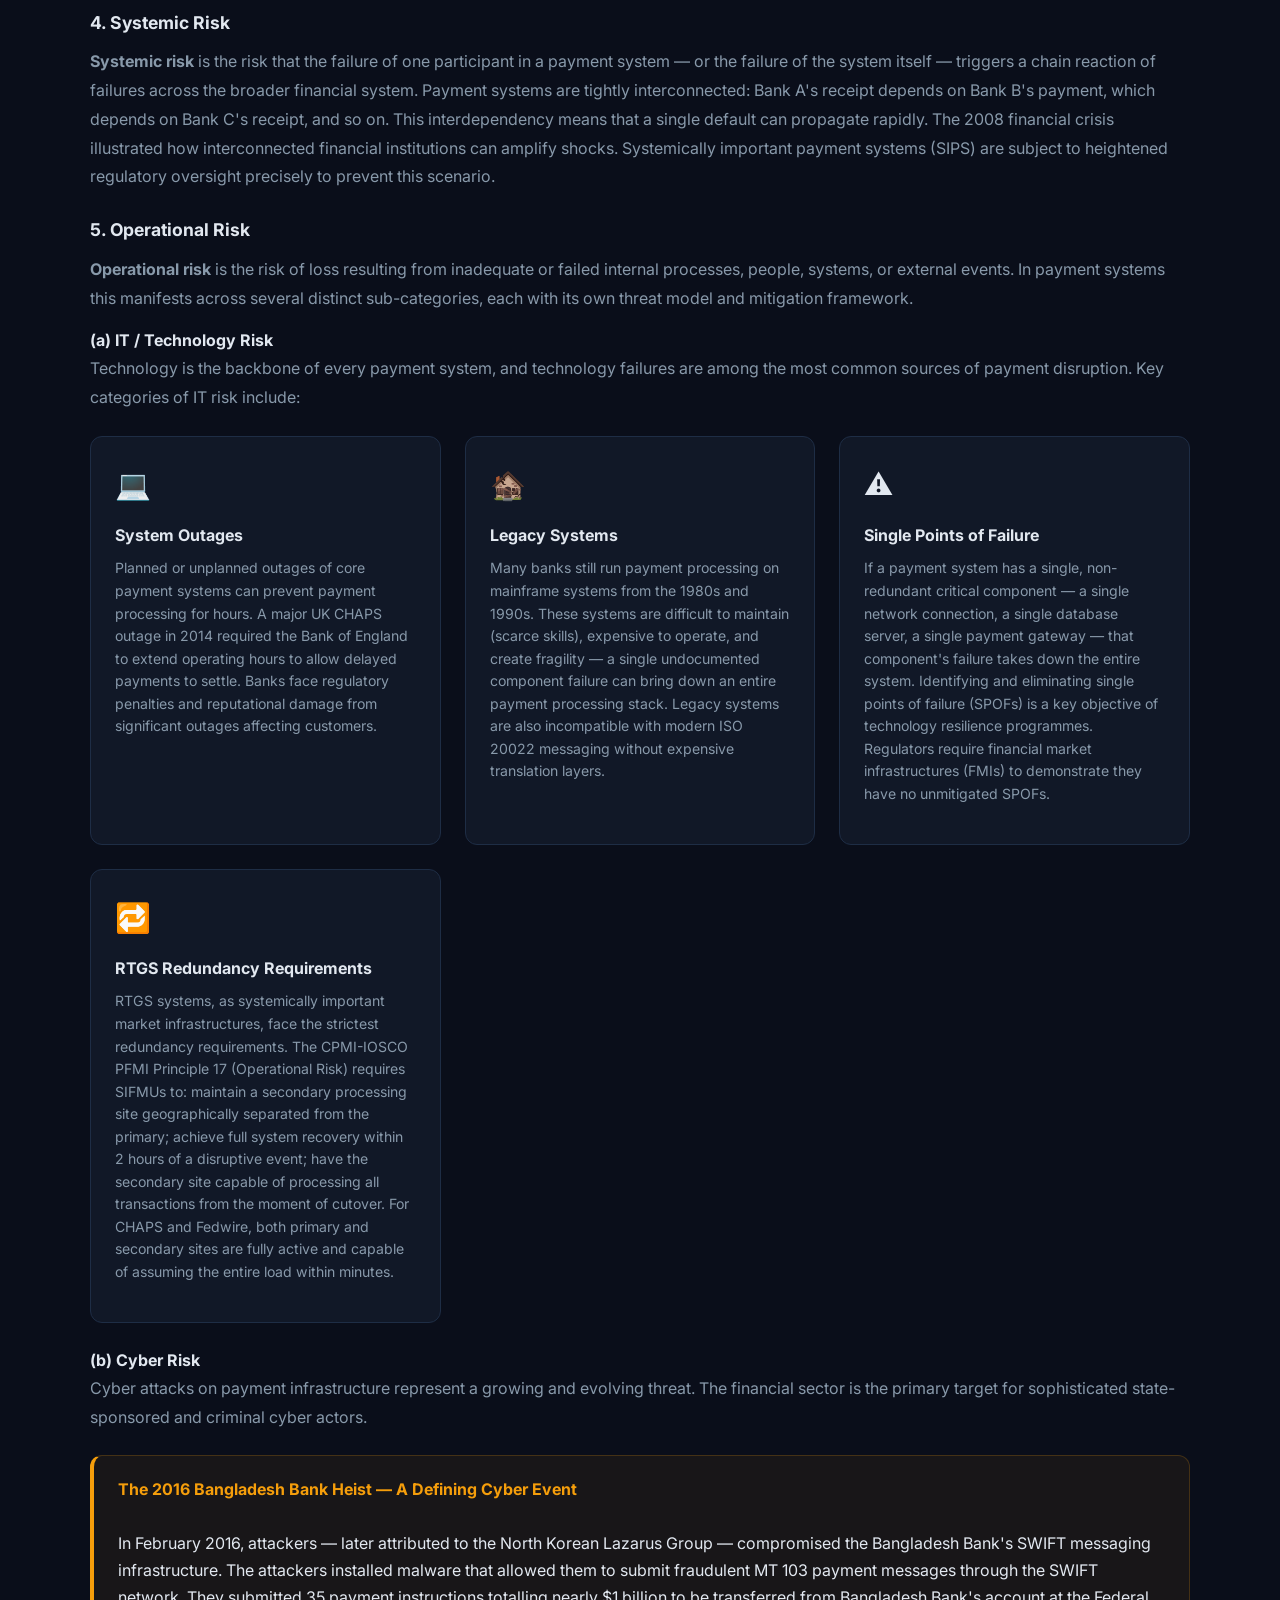
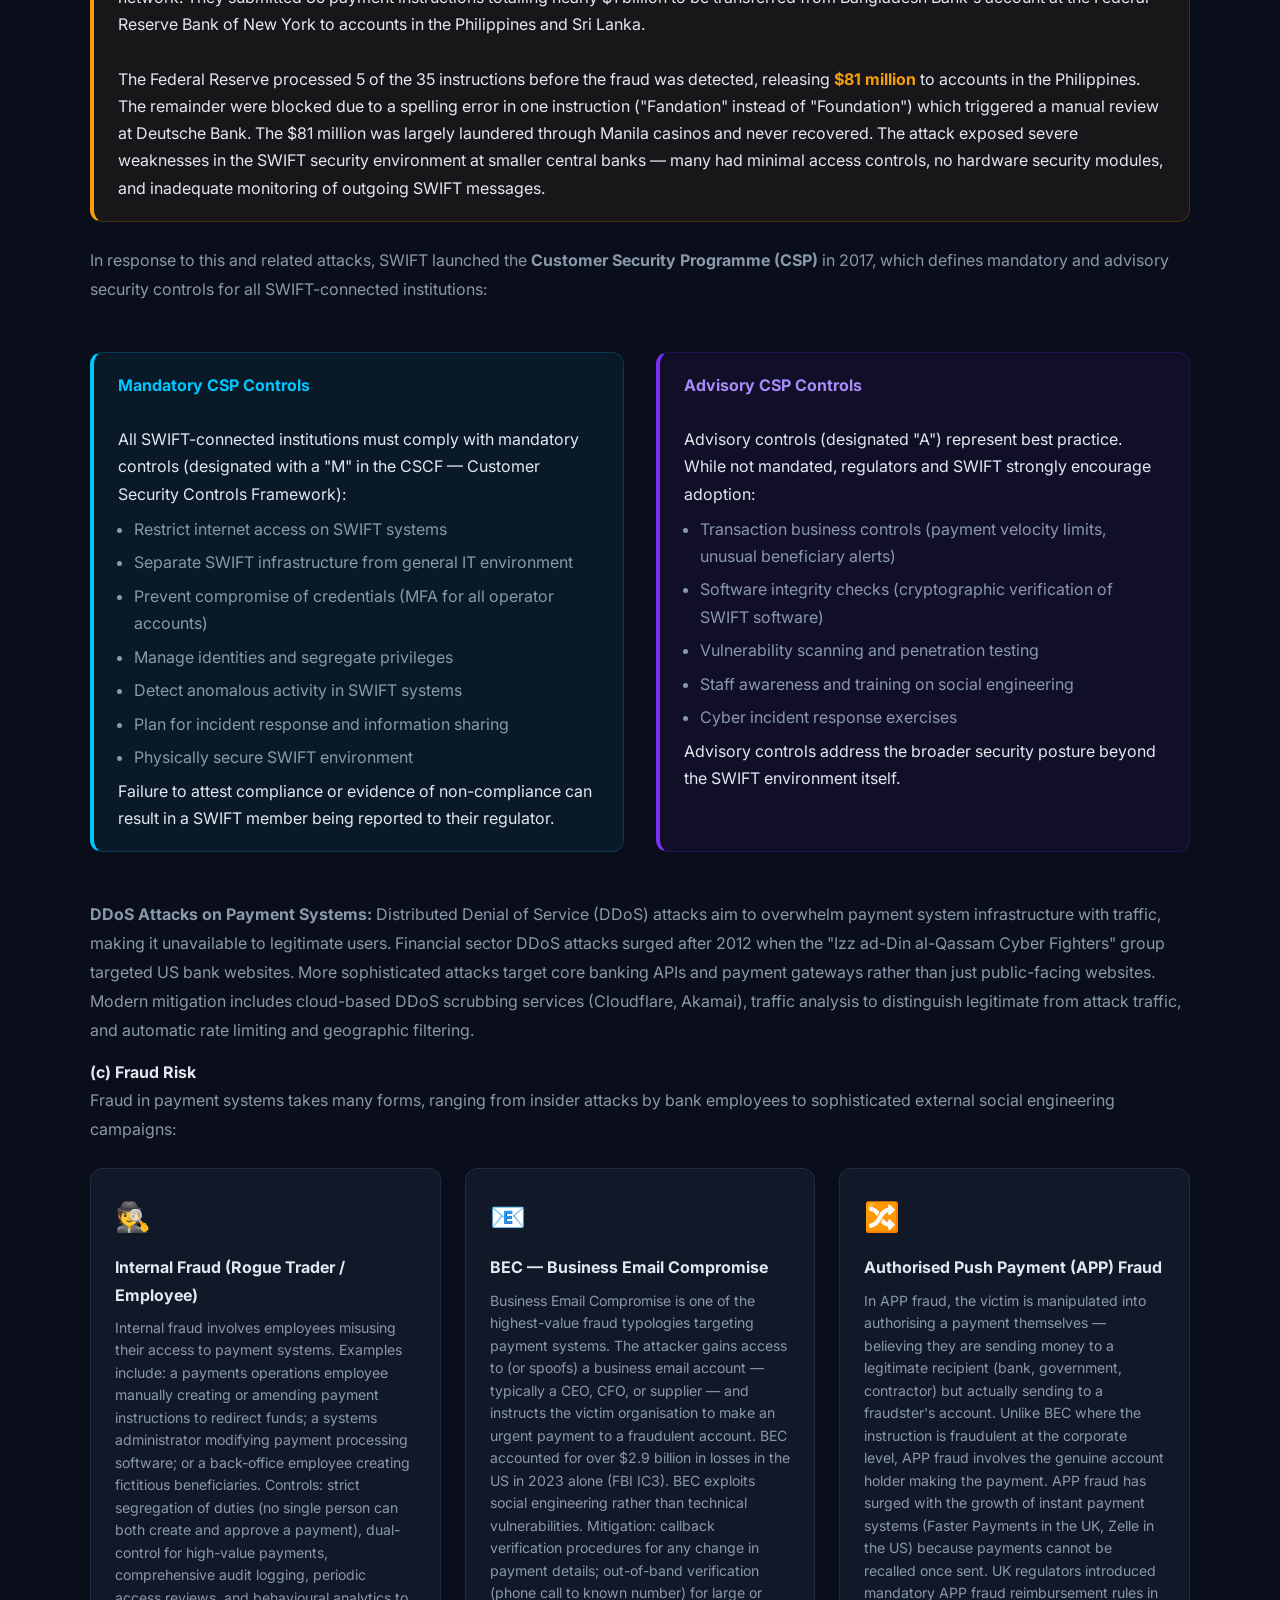
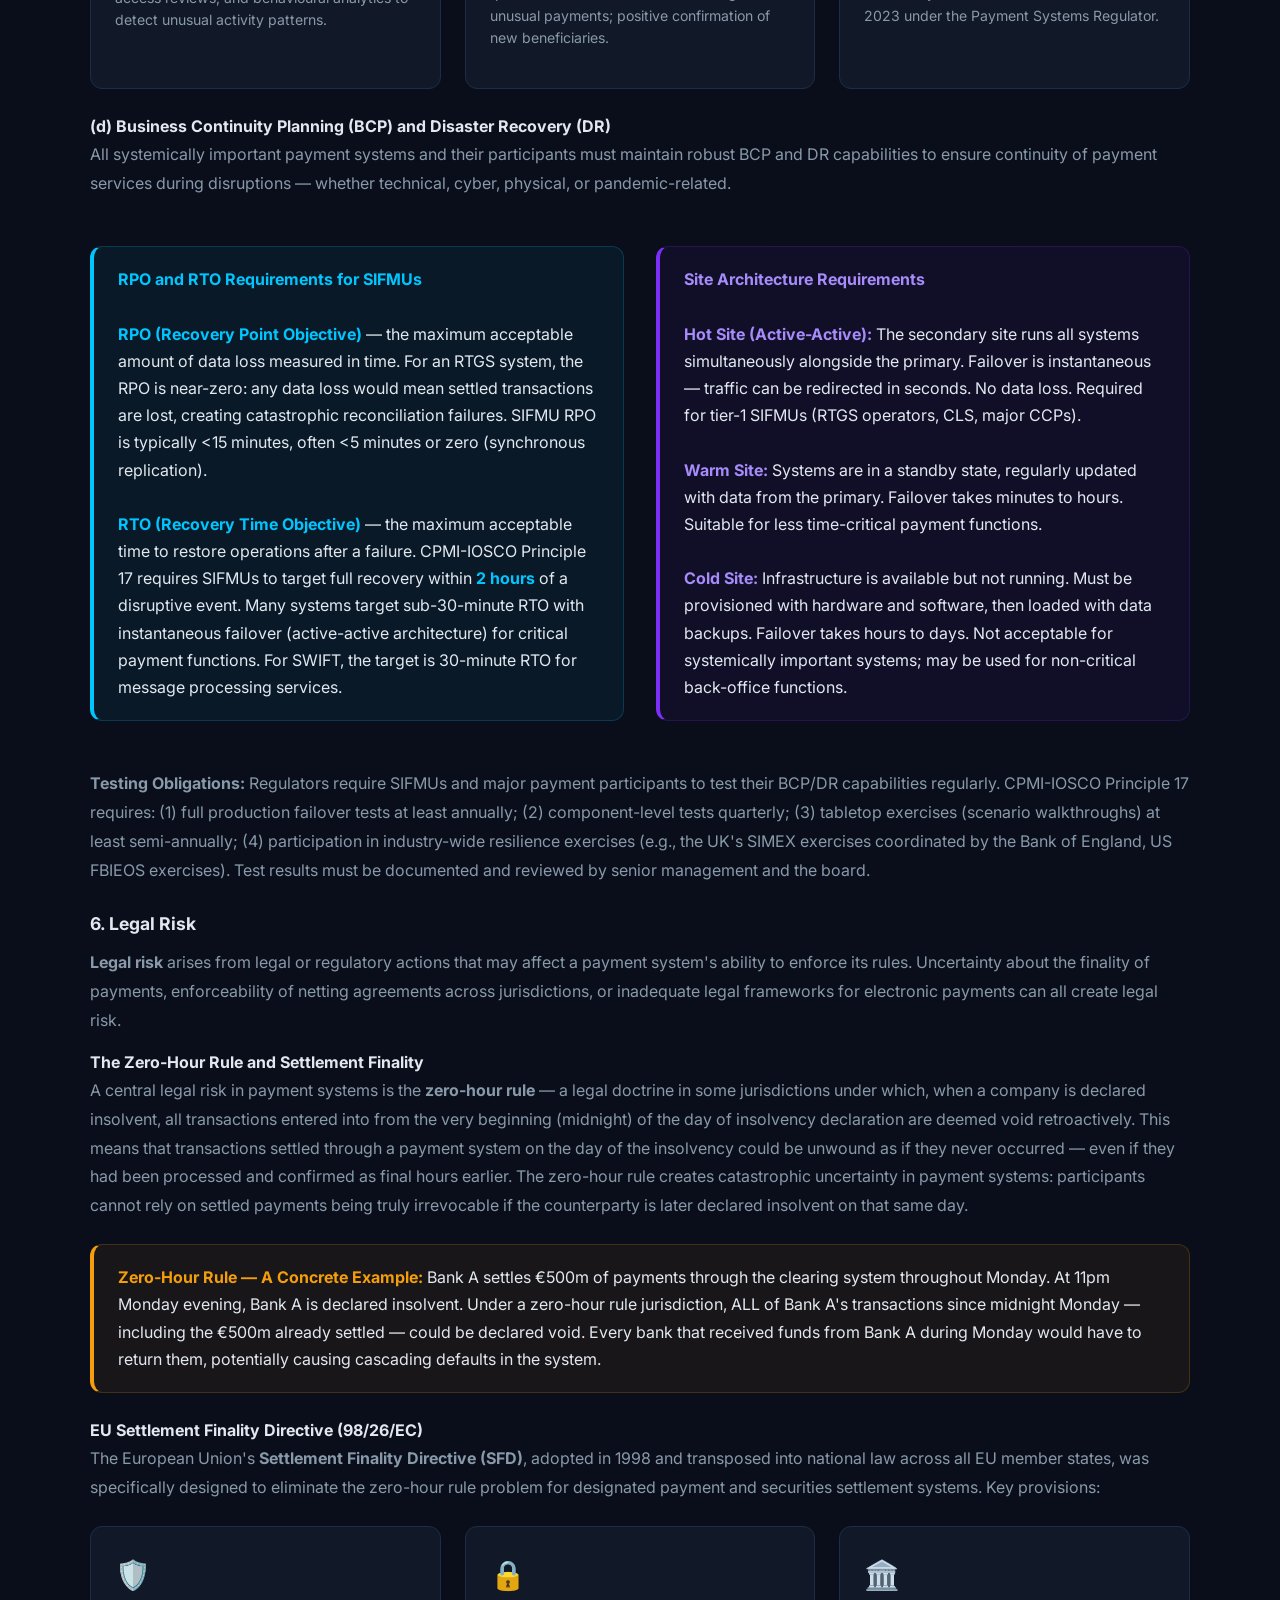
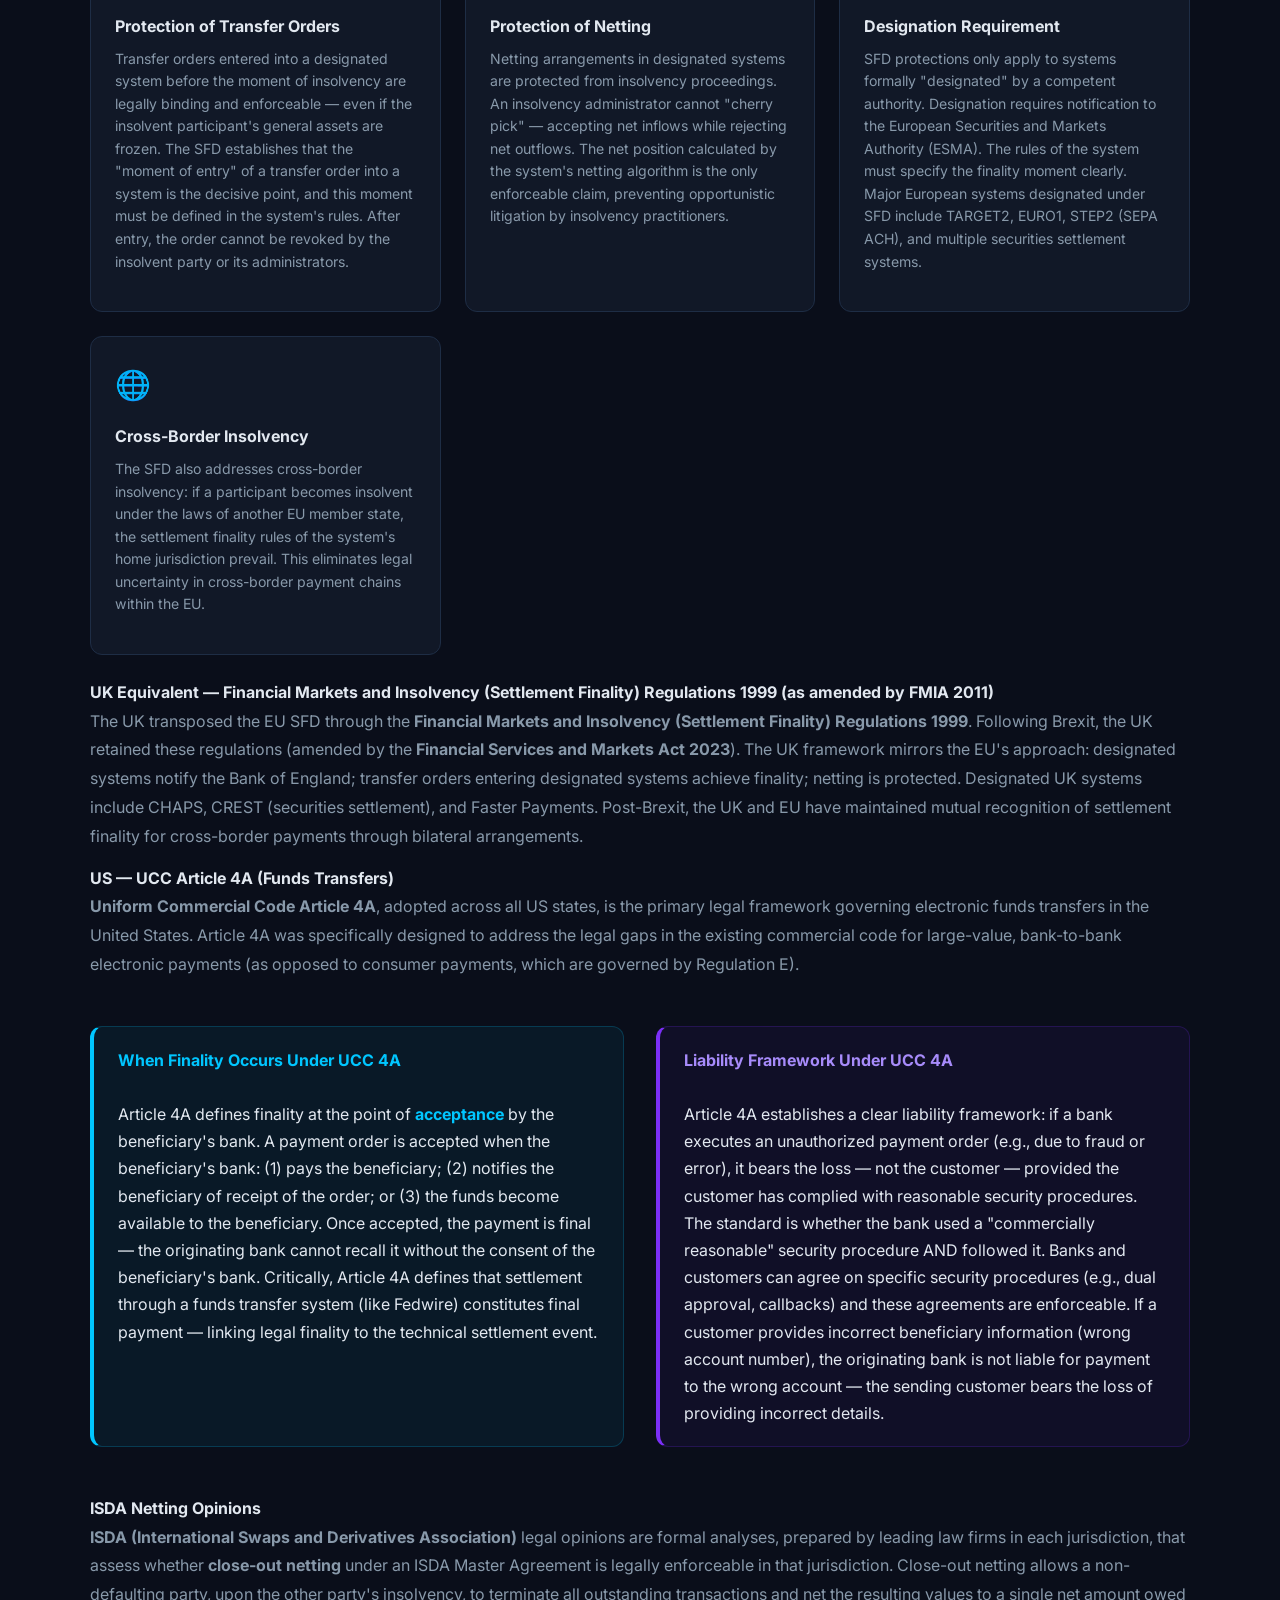
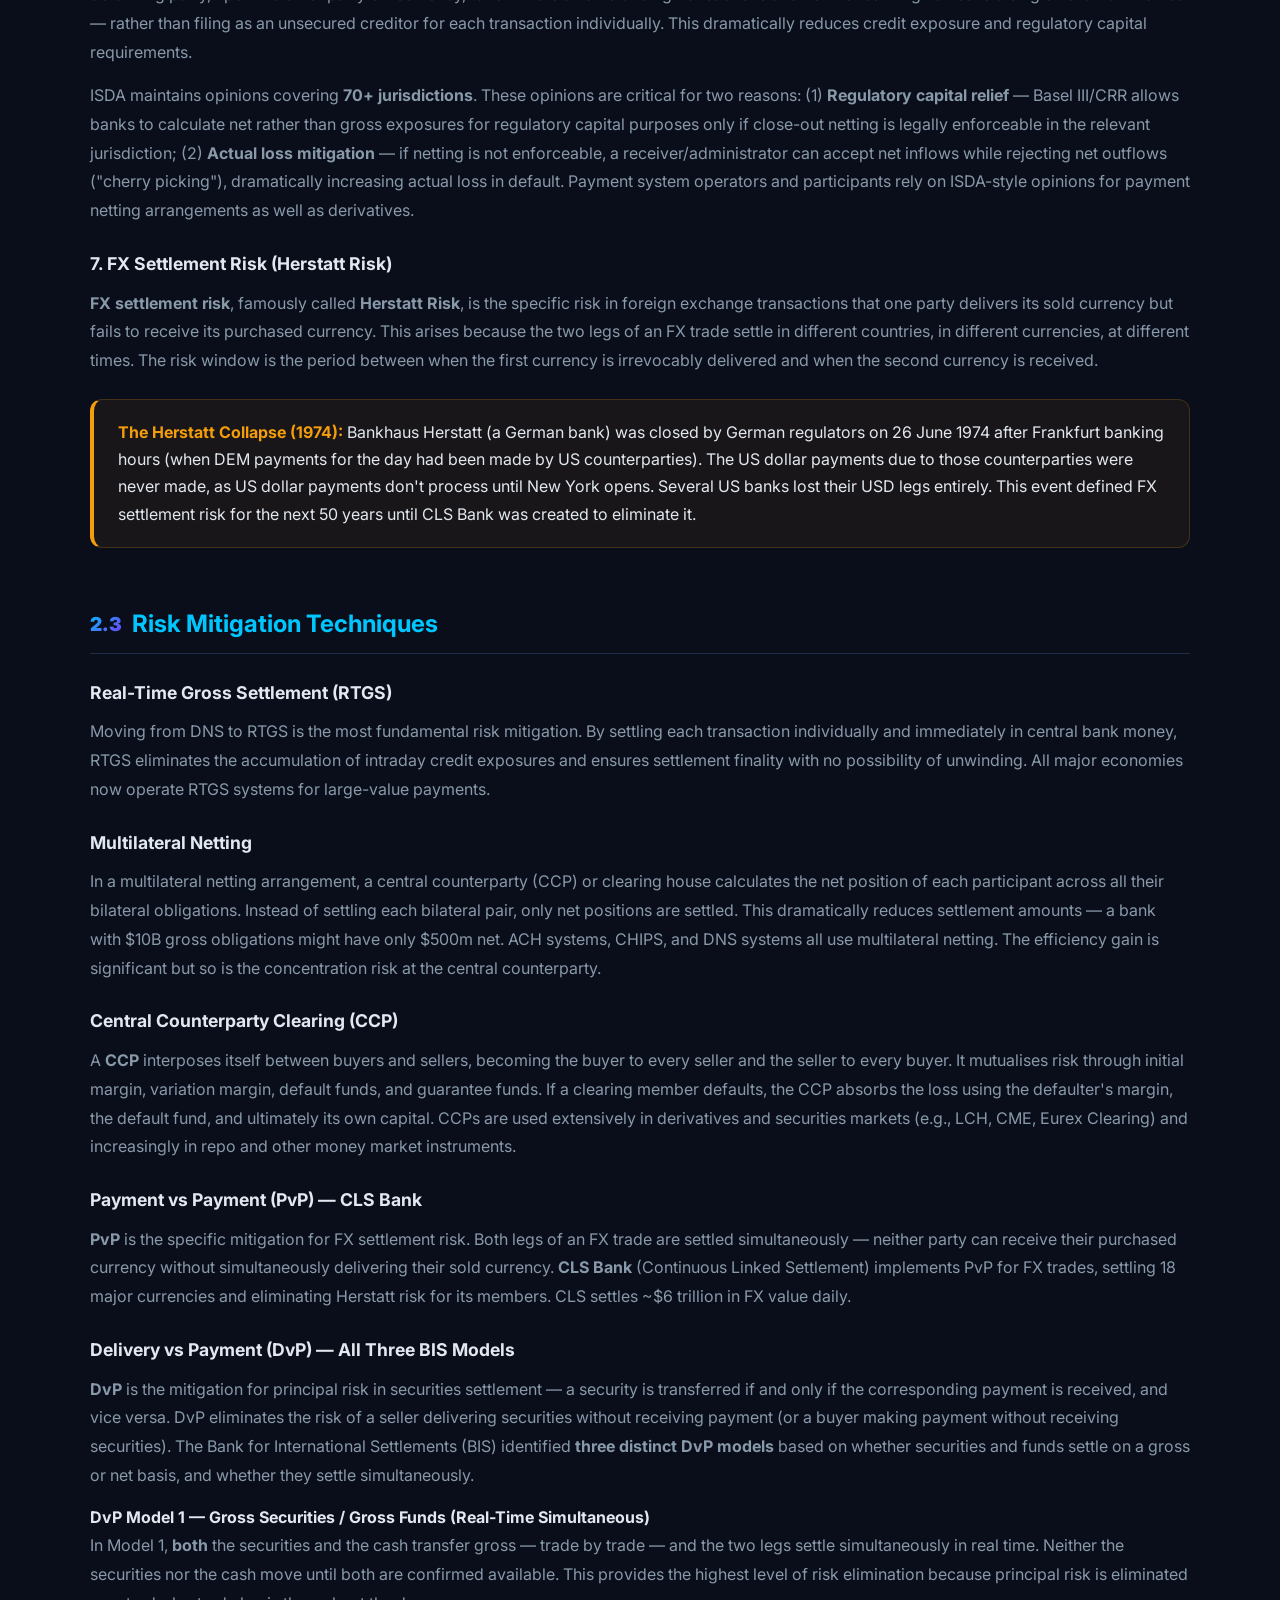
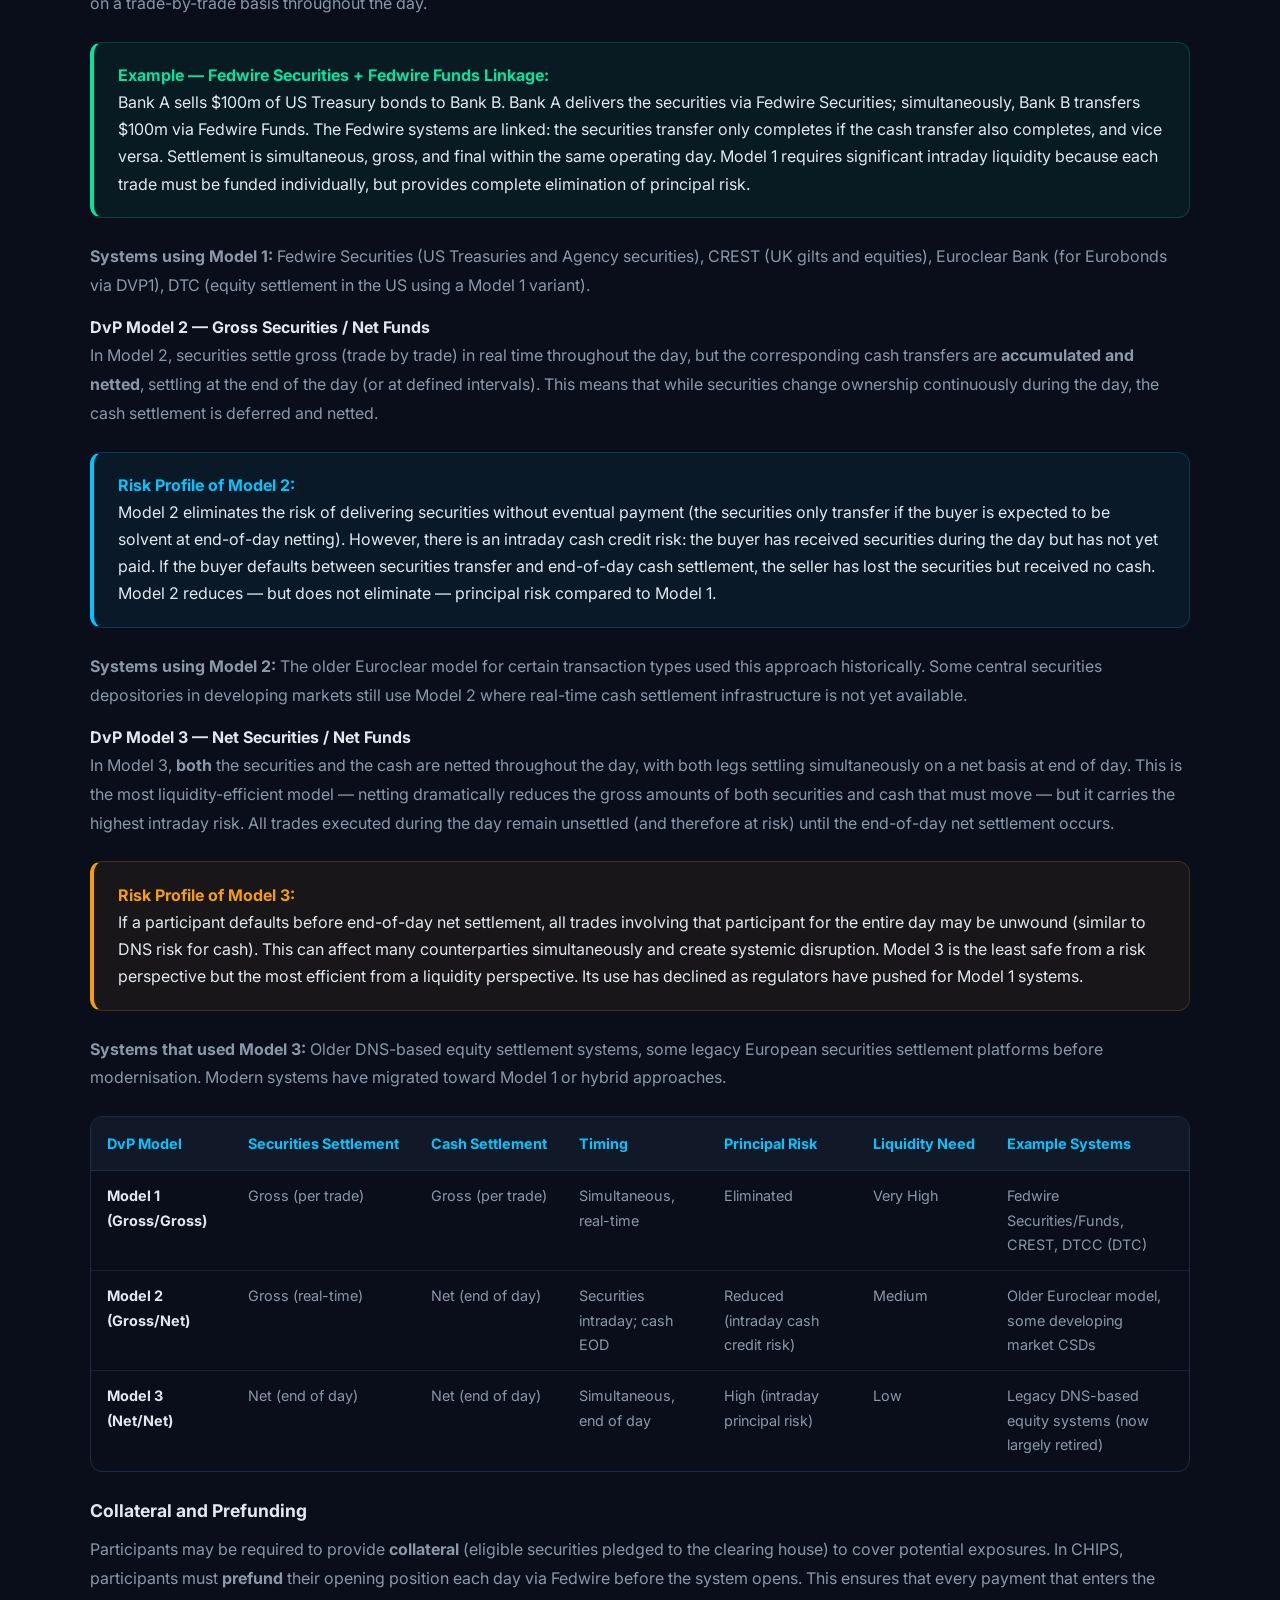
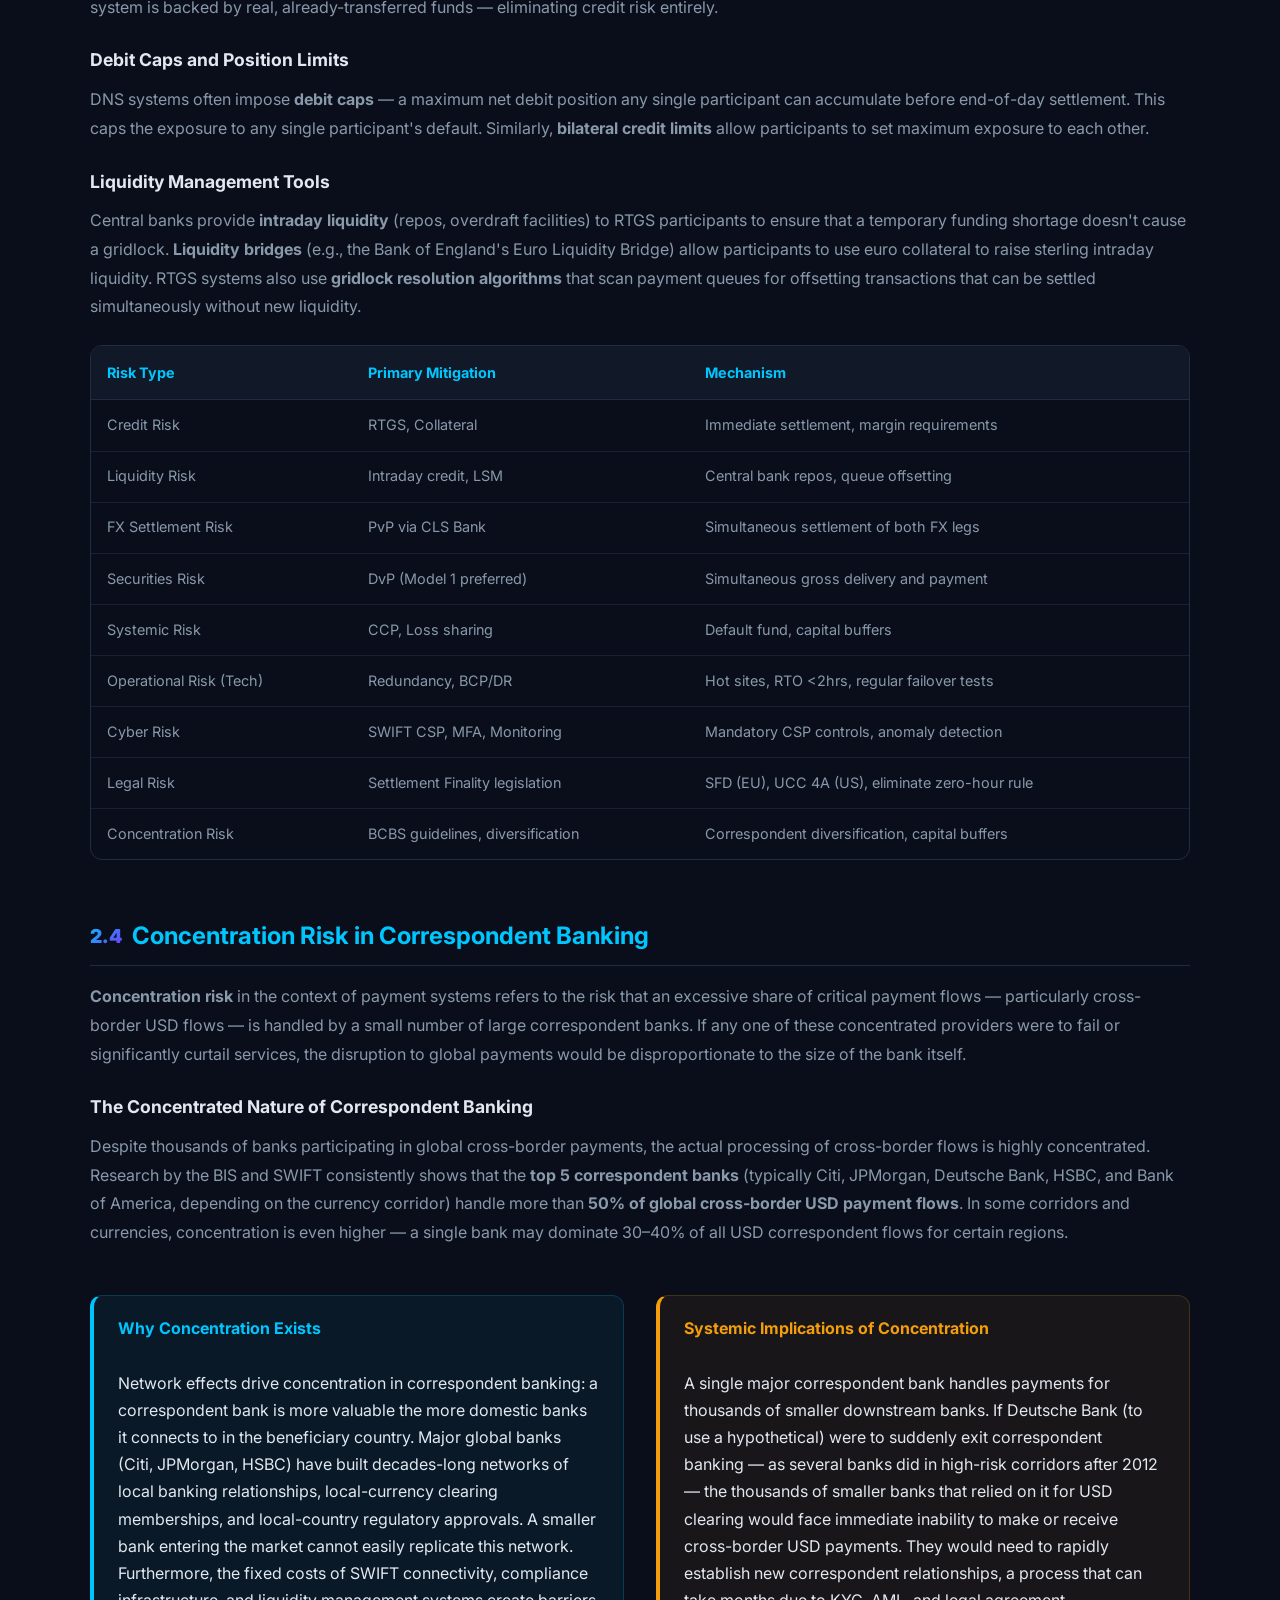
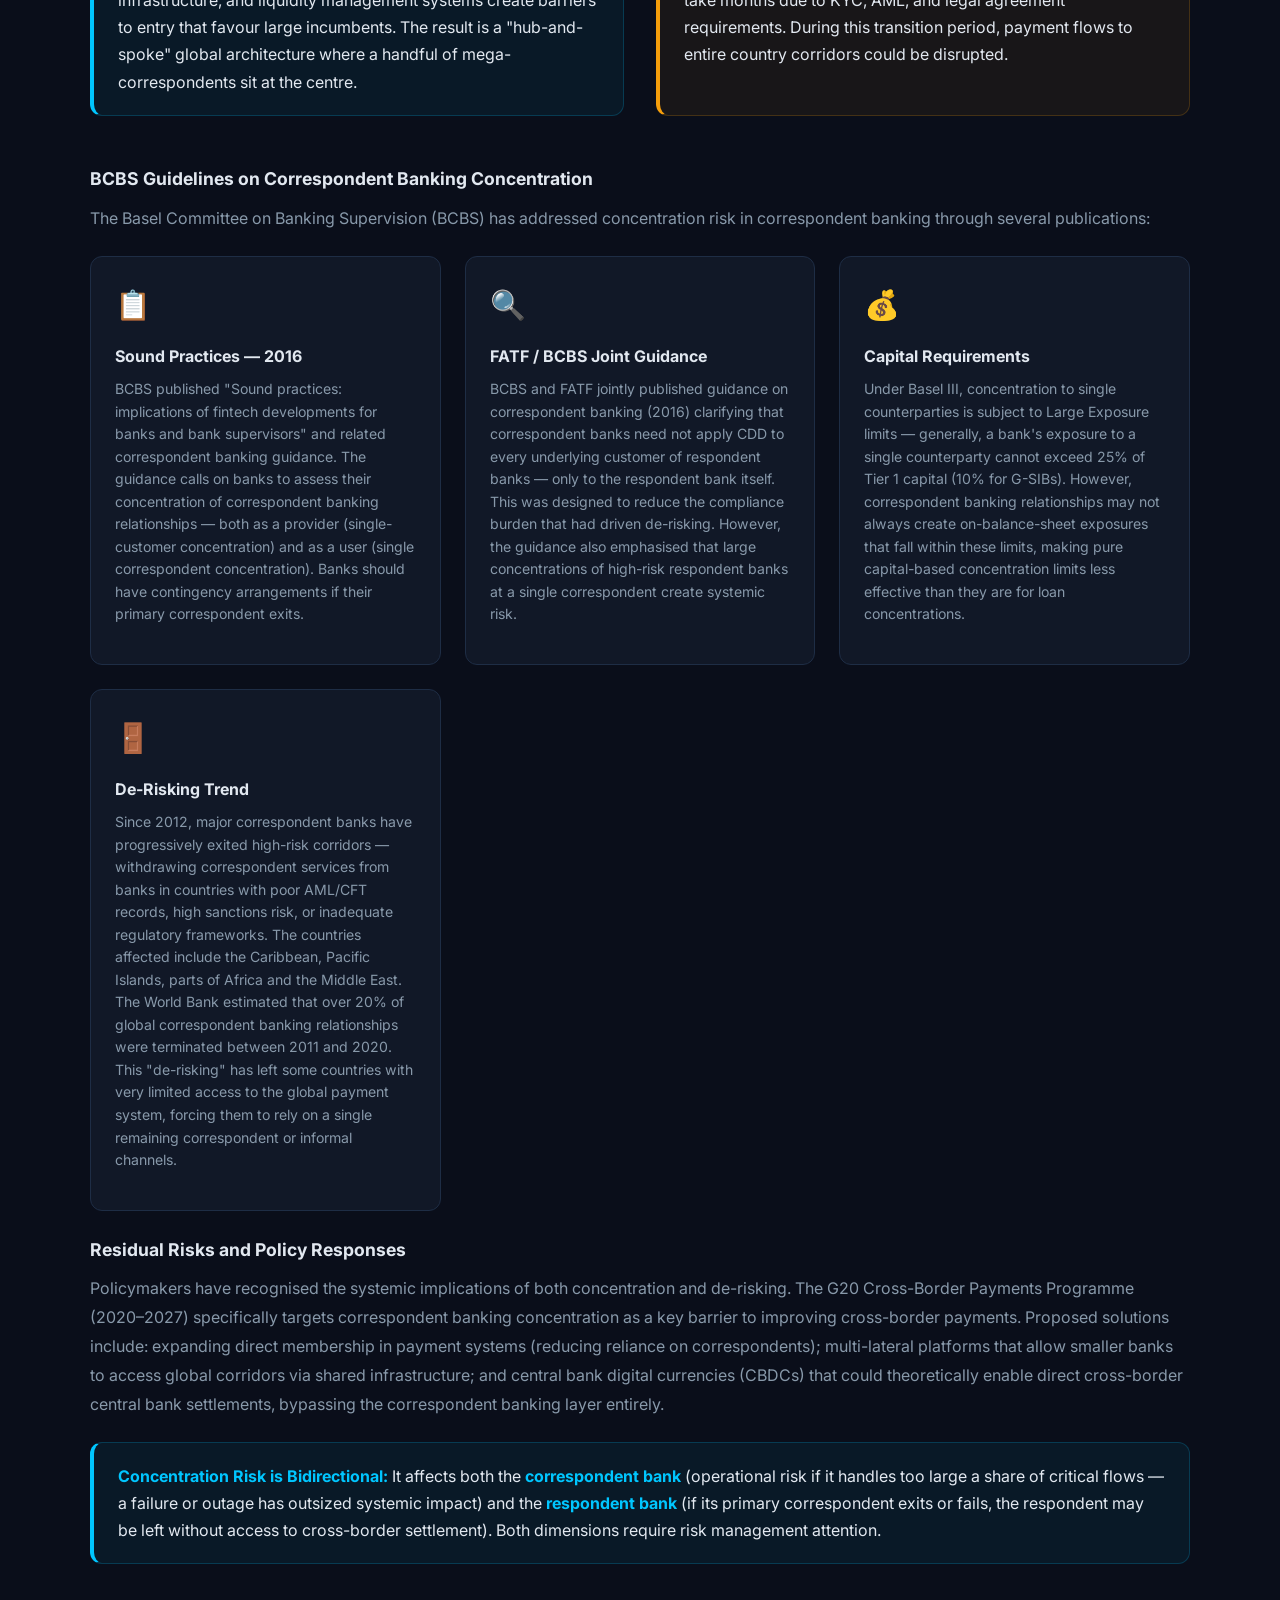
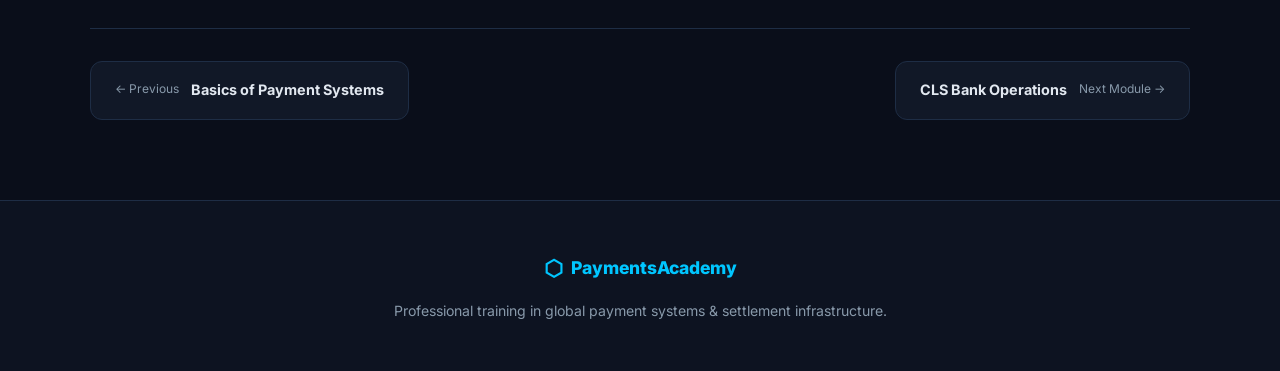
<file: module2.html>
<!DOCTYPE html>
<html lang="en">
<head>
  <meta charset="UTF-8" /><meta name="viewport" content="width=device-width, initial-scale=1.0" />
  <title>Module 2: Risks in Payment Systems — PaymentsAcademy</title>
  <link rel="stylesheet" href="styles.css" />
</head>
<body>
<nav class="navbar" id="navbar"><div class="nav-inner"><a href="index.html" class="nav-logo"><span class="logo-icon">⬡</span>PaymentsAcademy</a><button class="hamburger" id="hamburger">&#9776;</button><ul class="nav-links" id="nav-links"><li><a href="index.html">Home</a></li><li><a href="modules.html" class="active">Modules</a></li></ul></div></nav>

<div class="module-hero">
  <div class="module-hero-inner">
    <div class="module-num">02</div>
    <div class="module-tag">Module 2</div>
    <h1>Risks in Payment Systems</h1>
    <p>Understanding various risks that exist in payment and settlement systems, and the techniques used by central banks, clearing houses and financial institutions to mitigate them.</p>
    <div class="module-tags"><span>Settlement Risk</span><span>Credit Risk</span><span>Liquidity Risk</span><span>Systemic Risk</span><span>Herstatt Risk</span><span>Risk Mitigation</span><span>Operational Risk</span><span>Legal Risk</span><span>DvP Models</span><span>Concentration Risk</span></div>
  </div>
</div>

<section class="section"><div class="container">

  <div class="topic-section fade-in">
    <h2><span class="t-num">2.1</span> Why Risk Management Matters in Payment Systems</h2>
    <p>Payment systems are the arteries of the financial system — they move trillions of dollars, euros, and other currencies every single day. The global value of payments settled through large-value payment systems alone exceeds <strong>$5–10 trillion per day</strong>. The systemic importance of these systems means that failures can cascade rapidly across the entire financial sector. The collapse of a single major participant can trigger a chain reaction — other institutions that were counting on receiving funds cannot meet their own obligations, and a gridlock or systemic crisis develops.</p>
    <p>Regulators, central banks, and financial institutions devote enormous resources to identifying, measuring, and mitigating payment system risks. The BIS (Bank for International Settlements) and CPMI (Committee on Payments and Market Infrastructures) publish global standards — the <strong>CPMI-IOSCO Principles for Financial Market Infrastructures (PFMI)</strong> — that define expectations for risk management in systemically important payment systems.</p>
  </div>

  <div class="topic-section fade-in">
    <h2><span class="t-num">2.2</span> Various Risks in Payment Systems</h2>

    <h3>1. Credit Risk</h3>
    <p><strong>Credit risk</strong> (also called counterparty risk) is the risk that a participant in a payment system will be unable to meet its payment obligations, either at the time due or at any time thereafter. In payment systems, this arises when a bank extends intraday or overnight credit to another participant, or when a clearing house guarantees payments before settlement. If the obligor defaults, the creditor suffers a loss equal to the full amount owed. Credit risk is most significant in DNS systems where settlement occurs after a delay, leaving an accumulation of unsettled obligations.</p>
    <div class="highlight-box"><strong>Example:</strong> In a DNS system, Bank A sends €500m to Bank B throughout the day. Bank B fails before end-of-day settlement. Bank A has a €500m credit exposure and may not recover the full amount.</div>

    <h3>2. Liquidity Risk</h3>
    <p><strong>Liquidity risk</strong> is the risk that a participant cannot fund its payment obligations when due, even though it may be solvent overall. A bank may have sufficient assets but insufficient liquid funds at a specific moment to settle obligations. This can cause a temporary failure to pay, which in turn delays payments to other participants who were relying on incoming funds to settle their own obligations — creating a <strong>liquidity gridlock</strong>. Liquidity risk is particularly acute in RTGS systems where each payment requires immediate funding.</p>

    <h3>3. Settlement Risk</h3>
    <p><strong>Settlement risk</strong> is the overarching risk that settlement will not occur as expected. It encompasses both credit risk (the counterparty defaults) and liquidity risk (the counterparty cannot fund on time). In the context of foreign exchange, settlement risk takes on special significance due to time-zone differences — one leg of an FX trade may settle in one currency before the other leg settles, creating an exposure window that can last for hours.</p>

    <h3>4. Systemic Risk</h3>
    <p><strong>Systemic risk</strong> is the risk that the failure of one participant in a payment system — or the failure of the system itself — triggers a chain reaction of failures across the broader financial system. Payment systems are tightly interconnected: Bank A's receipt depends on Bank B's payment, which depends on Bank C's receipt, and so on. This interdependency means that a single default can propagate rapidly. The 2008 financial crisis illustrated how interconnected financial institutions can amplify shocks. Systemically important payment systems (SIPS) are subject to heightened regulatory oversight precisely to prevent this scenario.</p>

    <h3>5. Operational Risk</h3>
    <p><strong>Operational risk</strong> is the risk of loss resulting from inadequate or failed internal processes, people, systems, or external events. In payment systems this manifests across several distinct sub-categories, each with its own threat model and mitigation framework.</p>

    <h4>(a) IT / Technology Risk</h4>
    <p>Technology is the backbone of every payment system, and technology failures are among the most common sources of payment disruption. Key categories of IT risk include:</p>
    <div class="cards-grid">
      <div class="info-card"><div class="ic-icon">💻</div><h4>System Outages</h4><p>Planned or unplanned outages of core payment systems can prevent payment processing for hours. A major UK CHAPS outage in 2014 required the Bank of England to extend operating hours to allow delayed payments to settle. Banks face regulatory penalties and reputational damage from significant outages affecting customers.</p></div>
      <div class="info-card"><div class="ic-icon">🏚️</div><h4>Legacy Systems</h4><p>Many banks still run payment processing on mainframe systems from the 1980s and 1990s. These systems are difficult to maintain (scarce skills), expensive to operate, and create fragility — a single undocumented component failure can bring down an entire payment processing stack. Legacy systems are also incompatible with modern ISO 20022 messaging without expensive translation layers.</p></div>
      <div class="info-card"><div class="ic-icon">⚠️</div><h4>Single Points of Failure</h4><p>If a payment system has a single, non-redundant critical component — a single network connection, a single database server, a single payment gateway — that component's failure takes down the entire system. Identifying and eliminating single points of failure (SPOFs) is a key objective of technology resilience programmes. Regulators require financial market infrastructures (FMIs) to demonstrate they have no unmitigated SPOFs.</p></div>
      <div class="info-card"><div class="ic-icon">🔁</div><h4>RTGS Redundancy Requirements</h4><p>RTGS systems, as systemically important market infrastructures, face the strictest redundancy requirements. The CPMI-IOSCO PFMI Principle 17 (Operational Risk) requires SIFMUs to: maintain a secondary processing site geographically separated from the primary; achieve full system recovery within 2 hours of a disruptive event; have the secondary site capable of processing all transactions from the moment of cutover. For CHAPS and Fedwire, both primary and secondary sites are fully active and capable of assuming the entire load within minutes.</p></div>
    </div>

    <h4>(b) Cyber Risk</h4>
    <p>Cyber attacks on payment infrastructure represent a growing and evolving threat. The financial sector is the primary target for sophisticated state-sponsored and criminal cyber actors.</p>
    <div class="highlight-box gold">
      <strong>The 2016 Bangladesh Bank Heist — A Defining Cyber Event</strong><br/><br/>
      In February 2016, attackers — later attributed to the North Korean Lazarus Group — compromised the Bangladesh Bank's SWIFT messaging infrastructure. The attackers installed malware that allowed them to submit fraudulent MT 103 payment messages through the SWIFT network. They submitted 35 payment instructions totalling nearly $1 billion to be transferred from Bangladesh Bank's account at the Federal Reserve Bank of New York to accounts in the Philippines and Sri Lanka.<br/><br/>
      The Federal Reserve processed 5 of the 35 instructions before the fraud was detected, releasing <strong>$81 million</strong> to accounts in the Philippines. The remainder were blocked due to a spelling error in one instruction ("Fandation" instead of "Foundation") which triggered a manual review at Deutsche Bank. The $81 million was largely laundered through Manila casinos and never recovered. The attack exposed severe weaknesses in the SWIFT security environment at smaller central banks — many had minimal access controls, no hardware security modules, and inadequate monitoring of outgoing SWIFT messages.
    </div>
    <p>In response to this and related attacks, SWIFT launched the <strong>Customer Security Programme (CSP)</strong> in 2017, which defines mandatory and advisory security controls for all SWIFT-connected institutions:</p>
    <div class="two-col">
      <div class="highlight-box">
        <strong>Mandatory CSP Controls</strong><br/><br/>
        All SWIFT-connected institutions must comply with mandatory controls (designated with a "M" in the CSCF — Customer Security Controls Framework):
        <ul style="margin: 0.5em 0 0 1em; padding: 0;">
          <li>Restrict internet access on SWIFT systems</li>
          <li>Separate SWIFT infrastructure from general IT environment</li>
          <li>Prevent compromise of credentials (MFA for all operator accounts)</li>
          <li>Manage identities and segregate privileges</li>
          <li>Detect anomalous activity in SWIFT systems</li>
          <li>Plan for incident response and information sharing</li>
          <li>Physically secure SWIFT environment</li>
        </ul>
        Failure to attest compliance or evidence of non-compliance can result in a SWIFT member being reported to their regulator.
      </div>
      <div class="highlight-box purple">
        <strong>Advisory CSP Controls</strong><br/><br/>
        Advisory controls (designated "A") represent best practice. While not mandated, regulators and SWIFT strongly encourage adoption:
        <ul style="margin: 0.5em 0 0 1em; padding: 0;">
          <li>Transaction business controls (payment velocity limits, unusual beneficiary alerts)</li>
          <li>Software integrity checks (cryptographic verification of SWIFT software)</li>
          <li>Vulnerability scanning and penetration testing</li>
          <li>Staff awareness and training on social engineering</li>
          <li>Cyber incident response exercises</li>
        </ul>
        Advisory controls address the broader security posture beyond the SWIFT environment itself.
      </div>
    </div>
    <p><strong>DDoS Attacks on Payment Systems:</strong> Distributed Denial of Service (DDoS) attacks aim to overwhelm payment system infrastructure with traffic, making it unavailable to legitimate users. Financial sector DDoS attacks surged after 2012 when the "Izz ad-Din al-Qassam Cyber Fighters" group targeted US bank websites. More sophisticated attacks target core banking APIs and payment gateways rather than just public-facing websites. Modern mitigation includes cloud-based DDoS scrubbing services (Cloudflare, Akamai), traffic analysis to distinguish legitimate from attack traffic, and automatic rate limiting and geographic filtering.</p>

    <h4>(c) Fraud Risk</h4>
    <p>Fraud in payment systems takes many forms, ranging from insider attacks by bank employees to sophisticated external social engineering campaigns:</p>
    <div class="cards-grid">
      <div class="info-card"><div class="ic-icon">🕵️</div><h4>Internal Fraud (Rogue Trader / Employee)</h4><p>Internal fraud involves employees misusing their access to payment systems. Examples include: a payments operations employee manually creating or amending payment instructions to redirect funds; a systems administrator modifying payment processing software; or a back-office employee creating fictitious beneficiaries. Controls: strict segregation of duties (no single person can both create and approve a payment), dual-control for high-value payments, comprehensive audit logging, periodic access reviews, and behavioural analytics to detect unusual activity patterns.</p></div>
      <div class="info-card"><div class="ic-icon">📧</div><h4>BEC — Business Email Compromise</h4><p>Business Email Compromise is one of the highest-value fraud typologies targeting payment systems. The attacker gains access to (or spoofs) a business email account — typically a CEO, CFO, or supplier — and instructs the victim organisation to make an urgent payment to a fraudulent account. BEC accounted for over $2.9 billion in losses in the US in 2023 alone (FBI IC3). BEC exploits social engineering rather than technical vulnerabilities. Mitigation: callback verification procedures for any change in payment details; out-of-band verification (phone call to known number) for large or unusual payments; positive confirmation of new beneficiaries.</p></div>
      <div class="info-card"><div class="ic-icon">🔀</div><h4>Authorised Push Payment (APP) Fraud</h4><p>In APP fraud, the victim is manipulated into authorising a payment themselves — believing they are sending money to a legitimate recipient (bank, government, contractor) but actually sending to a fraudster's account. Unlike BEC where the instruction is fraudulent at the corporate level, APP fraud involves the genuine account holder making the payment. APP fraud has surged with the growth of instant payment systems (Faster Payments in the UK, Zelle in the US) because payments cannot be recalled once sent. UK regulators introduced mandatory APP fraud reimbursement rules in 2023 under the Payment Systems Regulator.</p></div>
    </div>

    <h4>(d) Business Continuity Planning (BCP) and Disaster Recovery (DR)</h4>
    <p>All systemically important payment systems and their participants must maintain robust BCP and DR capabilities to ensure continuity of payment services during disruptions — whether technical, cyber, physical, or pandemic-related.</p>
    <div class="two-col">
      <div class="highlight-box">
        <strong>RPO and RTO Requirements for SIFMUs</strong><br/><br/>
        <strong>RPO (Recovery Point Objective)</strong> — the maximum acceptable amount of data loss measured in time. For an RTGS system, the RPO is near-zero: any data loss would mean settled transactions are lost, creating catastrophic reconciliation failures. SIFMU RPO is typically &lt;15 minutes, often &lt;5 minutes or zero (synchronous replication).<br/><br/>
        <strong>RTO (Recovery Time Objective)</strong> — the maximum acceptable time to restore operations after a failure. CPMI-IOSCO Principle 17 requires SIFMUs to target full recovery within <strong>2 hours</strong> of a disruptive event. Many systems target sub-30-minute RTO with instantaneous failover (active-active architecture) for critical payment functions. For SWIFT, the target is 30-minute RTO for message processing services.
      </div>
      <div class="highlight-box purple">
        <strong>Site Architecture Requirements</strong><br/><br/>
        <strong>Hot Site (Active-Active):</strong> The secondary site runs all systems simultaneously alongside the primary. Failover is instantaneous — traffic can be redirected in seconds. No data loss. Required for tier-1 SIFMUs (RTGS operators, CLS, major CCPs).<br/><br/>
        <strong>Warm Site:</strong> Systems are in a standby state, regularly updated with data from the primary. Failover takes minutes to hours. Suitable for less time-critical payment functions.<br/><br/>
        <strong>Cold Site:</strong> Infrastructure is available but not running. Must be provisioned with hardware and software, then loaded with data backups. Failover takes hours to days. Not acceptable for systemically important systems; may be used for non-critical back-office functions.
      </div>
    </div>
    <p><strong>Testing Obligations:</strong> Regulators require SIFMUs and major payment participants to test their BCP/DR capabilities regularly. CPMI-IOSCO Principle 17 requires: (1) full production failover tests at least annually; (2) component-level tests quarterly; (3) tabletop exercises (scenario walkthroughs) at least semi-annually; (4) participation in industry-wide resilience exercises (e.g., the UK's SIMEX exercises coordinated by the Bank of England, US FBIEOS exercises). Test results must be documented and reviewed by senior management and the board.</p>

    <h3>6. Legal Risk</h3>
    <p><strong>Legal risk</strong> arises from legal or regulatory actions that may affect a payment system's ability to enforce its rules. Uncertainty about the finality of payments, enforceability of netting agreements across jurisdictions, or inadequate legal frameworks for electronic payments can all create legal risk.</p>

    <h4>The Zero-Hour Rule and Settlement Finality</h4>
    <p>A central legal risk in payment systems is the <strong>zero-hour rule</strong> — a legal doctrine in some jurisdictions under which, when a company is declared insolvent, all transactions entered into from the very beginning (midnight) of the day of insolvency declaration are deemed void retroactively. This means that transactions settled through a payment system on the day of the insolvency could be unwound as if they never occurred — even if they had been processed and confirmed as final hours earlier. The zero-hour rule creates catastrophic uncertainty in payment systems: participants cannot rely on settled payments being truly irrevocable if the counterparty is later declared insolvent on that same day.</p>
    <div class="highlight-box gold"><strong>Zero-Hour Rule — A Concrete Example:</strong> Bank A settles €500m of payments through the clearing system throughout Monday. At 11pm Monday evening, Bank A is declared insolvent. Under a zero-hour rule jurisdiction, ALL of Bank A's transactions since midnight Monday — including the €500m already settled — could be declared void. Every bank that received funds from Bank A during Monday would have to return them, potentially causing cascading defaults in the system.</div>

    <h4>EU Settlement Finality Directive (98/26/EC)</h4>
    <p>The European Union's <strong>Settlement Finality Directive (SFD)</strong>, adopted in 1998 and transposed into national law across all EU member states, was specifically designed to eliminate the zero-hour rule problem for designated payment and securities settlement systems. Key provisions:</p>
    <div class="cards-grid">
      <div class="info-card"><div class="ic-icon">🛡️</div><h4>Protection of Transfer Orders</h4><p>Transfer orders entered into a designated system before the moment of insolvency are legally binding and enforceable — even if the insolvent participant's general assets are frozen. The SFD establishes that the "moment of entry" of a transfer order into a system is the decisive point, and this moment must be defined in the system's rules. After entry, the order cannot be revoked by the insolvent party or its administrators.</p></div>
      <div class="info-card"><div class="ic-icon">🔒</div><h4>Protection of Netting</h4><p>Netting arrangements in designated systems are protected from insolvency proceedings. An insolvency administrator cannot "cherry pick" — accepting net inflows while rejecting net outflows. The net position calculated by the system's netting algorithm is the only enforceable claim, preventing opportunistic litigation by insolvency practitioners.</p></div>
      <div class="info-card"><div class="ic-icon">🏛️</div><h4>Designation Requirement</h4><p>SFD protections only apply to systems formally "designated" by a competent authority. Designation requires notification to the European Securities and Markets Authority (ESMA). The rules of the system must specify the finality moment clearly. Major European systems designated under SFD include TARGET2, EURO1, STEP2 (SEPA ACH), and multiple securities settlement systems.</p></div>
      <div class="info-card"><div class="ic-icon">🌐</div><h4>Cross-Border Insolvency</h4><p>The SFD also addresses cross-border insolvency: if a participant becomes insolvent under the laws of another EU member state, the settlement finality rules of the system's home jurisdiction prevail. This eliminates legal uncertainty in cross-border payment chains within the EU.</p></div>
    </div>

    <h4>UK Equivalent — Financial Markets and Insolvency (Settlement Finality) Regulations 1999 (as amended by FMIA 2011)</h4>
    <p>The UK transposed the EU SFD through the <strong>Financial Markets and Insolvency (Settlement Finality) Regulations 1999</strong>. Following Brexit, the UK retained these regulations (amended by the <strong>Financial Services and Markets Act 2023</strong>). The UK framework mirrors the EU's approach: designated systems notify the Bank of England; transfer orders entering designated systems achieve finality; netting is protected. Designated UK systems include CHAPS, CREST (securities settlement), and Faster Payments. Post-Brexit, the UK and EU have maintained mutual recognition of settlement finality for cross-border payments through bilateral arrangements.</p>

    <h4>US — UCC Article 4A (Funds Transfers)</h4>
    <p><strong>Uniform Commercial Code Article 4A</strong>, adopted across all US states, is the primary legal framework governing electronic funds transfers in the United States. Article 4A was specifically designed to address the legal gaps in the existing commercial code for large-value, bank-to-bank electronic payments (as opposed to consumer payments, which are governed by Regulation E).</p>
    <div class="two-col">
      <div class="highlight-box">
        <strong>When Finality Occurs Under UCC 4A</strong><br/><br/>
        Article 4A defines finality at the point of <strong>acceptance</strong> by the beneficiary's bank. A payment order is accepted when the beneficiary's bank: (1) pays the beneficiary; (2) notifies the beneficiary of receipt of the order; or (3) the funds become available to the beneficiary. Once accepted, the payment is final — the originating bank cannot recall it without the consent of the beneficiary's bank. Critically, Article 4A defines that settlement through a funds transfer system (like Fedwire) constitutes final payment — linking legal finality to the technical settlement event.
      </div>
      <div class="highlight-box purple">
        <strong>Liability Framework Under UCC 4A</strong><br/><br/>
        Article 4A establishes a clear liability framework: if a bank executes an unauthorized payment order (e.g., due to fraud or error), it bears the loss — not the customer — provided the customer has complied with reasonable security procedures. The standard is whether the bank used a "commercially reasonable" security procedure AND followed it. Banks and customers can agree on specific security procedures (e.g., dual approval, callbacks) and these agreements are enforceable. If a customer provides incorrect beneficiary information (wrong account number), the originating bank is not liable for payment to the wrong account — the sending customer bears the loss of providing incorrect details.
      </div>
    </div>

    <h4>ISDA Netting Opinions</h4>
    <p><strong>ISDA (International Swaps and Derivatives Association)</strong> legal opinions are formal analyses, prepared by leading law firms in each jurisdiction, that assess whether <strong>close-out netting</strong> under an ISDA Master Agreement is legally enforceable in that jurisdiction. Close-out netting allows a non-defaulting party, upon the other party's insolvency, to terminate all outstanding transactions and net the resulting values to a single net amount owed — rather than filing as an unsecured creditor for each transaction individually. This dramatically reduces credit exposure and regulatory capital requirements.</p>
    <p>ISDA maintains opinions covering <strong>70+ jurisdictions</strong>. These opinions are critical for two reasons: (1) <strong>Regulatory capital relief</strong> — Basel III/CRR allows banks to calculate net rather than gross exposures for regulatory capital purposes only if close-out netting is legally enforceable in the relevant jurisdiction; (2) <strong>Actual loss mitigation</strong> — if netting is not enforceable, a receiver/administrator can accept net inflows while rejecting net outflows ("cherry picking"), dramatically increasing actual loss in default. Payment system operators and participants rely on ISDA-style opinions for payment netting arrangements as well as derivatives.</p>

    <h3>7. FX Settlement Risk (Herstatt Risk)</h3>
    <p><strong>FX settlement risk</strong>, famously called <strong>Herstatt Risk</strong>, is the specific risk in foreign exchange transactions that one party delivers its sold currency but fails to receive its purchased currency. This arises because the two legs of an FX trade settle in different countries, in different currencies, at different times. The risk window is the period between when the first currency is irrevocably delivered and when the second currency is received.</p>
    <div class="highlight-box gold"><strong>The Herstatt Collapse (1974):</strong> Bankhaus Herstatt (a German bank) was closed by German regulators on 26 June 1974 after Frankfurt banking hours (when DEM payments for the day had been made by US counterparties). The US dollar payments due to those counterparties were never made, as US dollar payments don't process until New York opens. Several US banks lost their USD legs entirely. This event defined FX settlement risk for the next 50 years until CLS Bank was created to eliminate it.</div>
  </div>

  <div class="topic-section fade-in">
    <h2><span class="t-num">2.3</span> Risk Mitigation Techniques</h2>

    <h3>Real-Time Gross Settlement (RTGS)</h3>
    <p>Moving from DNS to RTGS is the most fundamental risk mitigation. By settling each transaction individually and immediately in central bank money, RTGS eliminates the accumulation of intraday credit exposures and ensures settlement finality with no possibility of unwinding. All major economies now operate RTGS systems for large-value payments.</p>

    <h3>Multilateral Netting</h3>
    <p>In a multilateral netting arrangement, a central counterparty (CCP) or clearing house calculates the net position of each participant across all their bilateral obligations. Instead of settling each bilateral pair, only net positions are settled. This dramatically reduces settlement amounts — a bank with $10B gross obligations might have only $500m net. ACH systems, CHIPS, and DNS systems all use multilateral netting. The efficiency gain is significant but so is the concentration risk at the central counterparty.</p>

    <h3>Central Counterparty Clearing (CCP)</h3>
    <p>A <strong>CCP</strong> interposes itself between buyers and sellers, becoming the buyer to every seller and the seller to every buyer. It mutualises risk through initial margin, variation margin, default funds, and guarantee funds. If a clearing member defaults, the CCP absorbs the loss using the defaulter's margin, the default fund, and ultimately its own capital. CCPs are used extensively in derivatives and securities markets (e.g., LCH, CME, Eurex Clearing) and increasingly in repo and other money market instruments.</p>

    <h3>Payment vs Payment (PvP) — CLS Bank</h3>
    <p><strong>PvP</strong> is the specific mitigation for FX settlement risk. Both legs of an FX trade are settled simultaneously — neither party can receive their purchased currency without simultaneously delivering their sold currency. <strong>CLS Bank</strong> (Continuous Linked Settlement) implements PvP for FX trades, settling 18 major currencies and eliminating Herstatt risk for its members. CLS settles ~$6 trillion in FX value daily.</p>

    <h3>Delivery vs Payment (DvP) — All Three BIS Models</h3>
    <p><strong>DvP</strong> is the mitigation for principal risk in securities settlement — a security is transferred if and only if the corresponding payment is received, and vice versa. DvP eliminates the risk of a seller delivering securities without receiving payment (or a buyer making payment without receiving securities). The Bank for International Settlements (BIS) identified <strong>three distinct DvP models</strong> based on whether securities and funds settle on a gross or net basis, and whether they settle simultaneously.</p>

    <h4>DvP Model 1 — Gross Securities / Gross Funds (Real-Time Simultaneous)</h4>
    <p>In Model 1, <strong>both</strong> the securities and the cash transfer gross — trade by trade — and the two legs settle simultaneously in real time. Neither the securities nor the cash move until both are confirmed available. This provides the highest level of risk elimination because principal risk is eliminated on a trade-by-trade basis throughout the day.</p>
    <div class="highlight-box green">
      <strong>Example — Fedwire Securities + Fedwire Funds Linkage:</strong><br/>
      Bank A sells $100m of US Treasury bonds to Bank B. Bank A delivers the securities via Fedwire Securities; simultaneously, Bank B transfers $100m via Fedwire Funds. The Fedwire systems are linked: the securities transfer only completes if the cash transfer also completes, and vice versa. Settlement is simultaneous, gross, and final within the same operating day. Model 1 requires significant intraday liquidity because each trade must be funded individually, but provides complete elimination of principal risk.
    </div>
    <p><strong>Systems using Model 1:</strong> Fedwire Securities (US Treasuries and Agency securities), CREST (UK gilts and equities), Euroclear Bank (for Eurobonds via DVP1), DTC (equity settlement in the US using a Model 1 variant).</p>

    <h4>DvP Model 2 — Gross Securities / Net Funds</h4>
    <p>In Model 2, securities settle gross (trade by trade) in real time throughout the day, but the corresponding cash transfers are <strong>accumulated and netted</strong>, settling at the end of the day (or at defined intervals). This means that while securities change ownership continuously during the day, the cash settlement is deferred and netted.</p>
    <div class="highlight-box">
      <strong>Risk Profile of Model 2:</strong><br/>
      Model 2 eliminates the risk of delivering securities without eventual payment (the securities only transfer if the buyer is expected to be solvent at end-of-day netting). However, there is an intraday cash credit risk: the buyer has received securities during the day but has not yet paid. If the buyer defaults between securities transfer and end-of-day cash settlement, the seller has lost the securities but received no cash. Model 2 reduces — but does not eliminate — principal risk compared to Model 1.
    </div>
    <p><strong>Systems using Model 2:</strong> The older Euroclear model for certain transaction types used this approach historically. Some central securities depositories in developing markets still use Model 2 where real-time cash settlement infrastructure is not yet available.</p>

    <h4>DvP Model 3 — Net Securities / Net Funds</h4>
    <p>In Model 3, <strong>both</strong> the securities and the cash are netted throughout the day, with both legs settling simultaneously on a net basis at end of day. This is the most liquidity-efficient model — netting dramatically reduces the gross amounts of both securities and cash that must move — but it carries the highest intraday risk. All trades executed during the day remain unsettled (and therefore at risk) until the end-of-day net settlement occurs.</p>
    <div class="highlight-box gold">
      <strong>Risk Profile of Model 3:</strong><br/>
      If a participant defaults before end-of-day net settlement, all trades involving that participant for the entire day may be unwound (similar to DNS risk for cash). This can affect many counterparties simultaneously and create systemic disruption. Model 3 is the least safe from a risk perspective but the most efficient from a liquidity perspective. Its use has declined as regulators have pushed for Model 1 systems.
    </div>
    <p><strong>Systems that used Model 3:</strong> Older DNS-based equity settlement systems, some legacy European securities settlement platforms before modernisation. Modern systems have migrated toward Model 1 or hybrid approaches.</p>

    <div class="table-wrap">
      <table>
        <thead><tr><th>DvP Model</th><th>Securities Settlement</th><th>Cash Settlement</th><th>Timing</th><th>Principal Risk</th><th>Liquidity Need</th><th>Example Systems</th></tr></thead>
        <tbody>
          <tr><td><strong>Model 1 (Gross/Gross)</strong></td><td>Gross (per trade)</td><td>Gross (per trade)</td><td>Simultaneous, real-time</td><td>Eliminated</td><td>Very High</td><td>Fedwire Securities/Funds, CREST, DTCC (DTC)</td></tr>
          <tr><td><strong>Model 2 (Gross/Net)</strong></td><td>Gross (real-time)</td><td>Net (end of day)</td><td>Securities intraday; cash EOD</td><td>Reduced (intraday cash credit risk)</td><td>Medium</td><td>Older Euroclear model, some developing market CSDs</td></tr>
          <tr><td><strong>Model 3 (Net/Net)</strong></td><td>Net (end of day)</td><td>Net (end of day)</td><td>Simultaneous, end of day</td><td>High (intraday principal risk)</td><td>Low</td><td>Legacy DNS-based equity systems (now largely retired)</td></tr>
        </tbody>
      </table>
    </div>

    <h3>Collateral and Prefunding</h3>
    <p>Participants may be required to provide <strong>collateral</strong> (eligible securities pledged to the clearing house) to cover potential exposures. In CHIPS, participants must <strong>prefund</strong> their opening position each day via Fedwire before the system opens. This ensures that every payment that enters the system is backed by real, already-transferred funds — eliminating credit risk entirely.</p>

    <h3>Debit Caps and Position Limits</h3>
    <p>DNS systems often impose <strong>debit caps</strong> — a maximum net debit position any single participant can accumulate before end-of-day settlement. This caps the exposure to any single participant's default. Similarly, <strong>bilateral credit limits</strong> allow participants to set maximum exposure to each other.</p>

    <h3>Liquidity Management Tools</h3>
    <p>Central banks provide <strong>intraday liquidity</strong> (repos, overdraft facilities) to RTGS participants to ensure that a temporary funding shortage doesn't cause a gridlock. <strong>Liquidity bridges</strong> (e.g., the Bank of England's Euro Liquidity Bridge) allow participants to use euro collateral to raise sterling intraday liquidity. RTGS systems also use <strong>gridlock resolution algorithms</strong> that scan payment queues for offsetting transactions that can be settled simultaneously without new liquidity.</p>

    <div class="table-wrap">
      <table>
        <thead><tr><th>Risk Type</th><th>Primary Mitigation</th><th>Mechanism</th></tr></thead>
        <tbody>
          <tr><td>Credit Risk</td><td>RTGS, Collateral</td><td>Immediate settlement, margin requirements</td></tr>
          <tr><td>Liquidity Risk</td><td>Intraday credit, LSM</td><td>Central bank repos, queue offsetting</td></tr>
          <tr><td>FX Settlement Risk</td><td>PvP via CLS Bank</td><td>Simultaneous settlement of both FX legs</td></tr>
          <tr><td>Securities Risk</td><td>DvP (Model 1 preferred)</td><td>Simultaneous gross delivery and payment</td></tr>
          <tr><td>Systemic Risk</td><td>CCP, Loss sharing</td><td>Default fund, capital buffers</td></tr>
          <tr><td>Operational Risk (Tech)</td><td>Redundancy, BCP/DR</td><td>Hot sites, RTO &lt;2hrs, regular failover tests</td></tr>
          <tr><td>Cyber Risk</td><td>SWIFT CSP, MFA, Monitoring</td><td>Mandatory CSP controls, anomaly detection</td></tr>
          <tr><td>Legal Risk</td><td>Settlement Finality legislation</td><td>SFD (EU), UCC 4A (US), eliminate zero-hour rule</td></tr>
          <tr><td>Concentration Risk</td><td>BCBS guidelines, diversification</td><td>Correspondent diversification, capital buffers</td></tr>
        </tbody>
      </table>
    </div>
  </div>

  <div class="topic-section fade-in">
    <h2><span class="t-num">2.4</span> Concentration Risk in Correspondent Banking</h2>
    <p><strong>Concentration risk</strong> in the context of payment systems refers to the risk that an excessive share of critical payment flows — particularly cross-border USD flows — is handled by a small number of large correspondent banks. If any one of these concentrated providers were to fail or significantly curtail services, the disruption to global payments would be disproportionate to the size of the bank itself.</p>

    <h3>The Concentrated Nature of Correspondent Banking</h3>
    <p>Despite thousands of banks participating in global cross-border payments, the actual processing of cross-border flows is highly concentrated. Research by the BIS and SWIFT consistently shows that the <strong>top 5 correspondent banks</strong> (typically Citi, JPMorgan, Deutsche Bank, HSBC, and Bank of America, depending on the currency corridor) handle more than <strong>50% of global cross-border USD payment flows</strong>. In some corridors and currencies, concentration is even higher — a single bank may dominate 30–40% of all USD correspondent flows for certain regions.</p>
    <div class="two-col">
      <div class="highlight-box">
        <strong>Why Concentration Exists</strong><br/><br/>
        Network effects drive concentration in correspondent banking: a correspondent bank is more valuable the more domestic banks it connects to in the beneficiary country. Major global banks (Citi, JPMorgan, HSBC) have built decades-long networks of local banking relationships, local-currency clearing memberships, and local-country regulatory approvals. A smaller bank entering the market cannot easily replicate this network. Furthermore, the fixed costs of SWIFT connectivity, compliance infrastructure, and liquidity management systems create barriers to entry that favour large incumbents. The result is a "hub-and-spoke" global architecture where a handful of mega-correspondents sit at the centre.
      </div>
      <div class="highlight-box gold">
        <strong>Systemic Implications of Concentration</strong><br/><br/>
        A single major correspondent bank handles payments for thousands of smaller downstream banks. If Deutsche Bank (to use a hypothetical) were to suddenly exit correspondent banking — as several banks did in high-risk corridors after 2012 — the thousands of smaller banks that relied on it for USD clearing would face immediate inability to make or receive cross-border USD payments. They would need to rapidly establish new correspondent relationships, a process that can take months due to KYC, AML, and legal agreement requirements. During this transition period, payment flows to entire country corridors could be disrupted.
      </div>
    </div>

    <h3>BCBS Guidelines on Correspondent Banking Concentration</h3>
    <p>The Basel Committee on Banking Supervision (BCBS) has addressed concentration risk in correspondent banking through several publications:</p>
    <div class="cards-grid">
      <div class="info-card"><div class="ic-icon">📋</div><h4>Sound Practices — 2016</h4><p>BCBS published "Sound practices: implications of fintech developments for banks and bank supervisors" and related correspondent banking guidance. The guidance calls on banks to assess their concentration of correspondent banking relationships — both as a provider (single-customer concentration) and as a user (single correspondent concentration). Banks should have contingency arrangements if their primary correspondent exits.</p></div>
      <div class="info-card"><div class="ic-icon">🔍</div><h4>FATF / BCBS Joint Guidance</h4><p>BCBS and FATF jointly published guidance on correspondent banking (2016) clarifying that correspondent banks need not apply CDD to every underlying customer of respondent banks — only to the respondent bank itself. This was designed to reduce the compliance burden that had driven de-risking. However, the guidance also emphasised that large concentrations of high-risk respondent banks at a single correspondent create systemic risk.</p></div>
      <div class="info-card"><div class="ic-icon">💰</div><h4>Capital Requirements</h4><p>Under Basel III, concentration to single counterparties is subject to Large Exposure limits — generally, a bank's exposure to a single counterparty cannot exceed 25% of Tier 1 capital (10% for G-SIBs). However, correspondent banking relationships may not always create on-balance-sheet exposures that fall within these limits, making pure capital-based concentration limits less effective than they are for loan concentrations.</p></div>
      <div class="info-card"><div class="ic-icon">🚪</div><h4>De-Risking Trend</h4><p>Since 2012, major correspondent banks have progressively exited high-risk corridors — withdrawing correspondent services from banks in countries with poor AML/CFT records, high sanctions risk, or inadequate regulatory frameworks. The countries affected include the Caribbean, Pacific Islands, parts of Africa and the Middle East. The World Bank estimated that over 20% of global correspondent banking relationships were terminated between 2011 and 2020. This "de-risking" has left some countries with very limited access to the global payment system, forcing them to rely on a single remaining correspondent or informal channels.</p></div>
    </div>

    <h3>Residual Risks and Policy Responses</h3>
    <p>Policymakers have recognised the systemic implications of both concentration and de-risking. The G20 Cross-Border Payments Programme (2020–2027) specifically targets correspondent banking concentration as a key barrier to improving cross-border payments. Proposed solutions include: expanding direct membership in payment systems (reducing reliance on correspondents); multi-lateral platforms that allow smaller banks to access global corridors via shared infrastructure; and central bank digital currencies (CBDCs) that could theoretically enable direct cross-border central bank settlements, bypassing the correspondent banking layer entirely.</p>
    <div class="highlight-box"><strong>Concentration Risk is Bidirectional:</strong> It affects both the <strong>correspondent bank</strong> (operational risk if it handles too large a share of critical flows — a failure or outage has outsized systemic impact) and the <strong>respondent bank</strong> (if its primary correspondent exits or fails, the respondent may be left without access to cross-border settlement). Both dimensions require risk management attention.</div>
  </div>

  <div class="module-nav">
    <a href="module1.html"><span>← Previous</span><strong>Basics of Payment Systems</strong></a>
    <a href="module3.html" class="next"><span>Next Module →</span><strong>CLS Bank Operations</strong></a>
  </div>
</div></section>
<footer class="footer"><div class="footer-inner"><div class="footer-brand"><span class="logo-icon">⬡</span>PaymentsAcademy</div><p>Professional training in global payment systems &amp; settlement infrastructure.</p></div></footer>
<script src="main.js"></script>
</body>
</html>
</file>
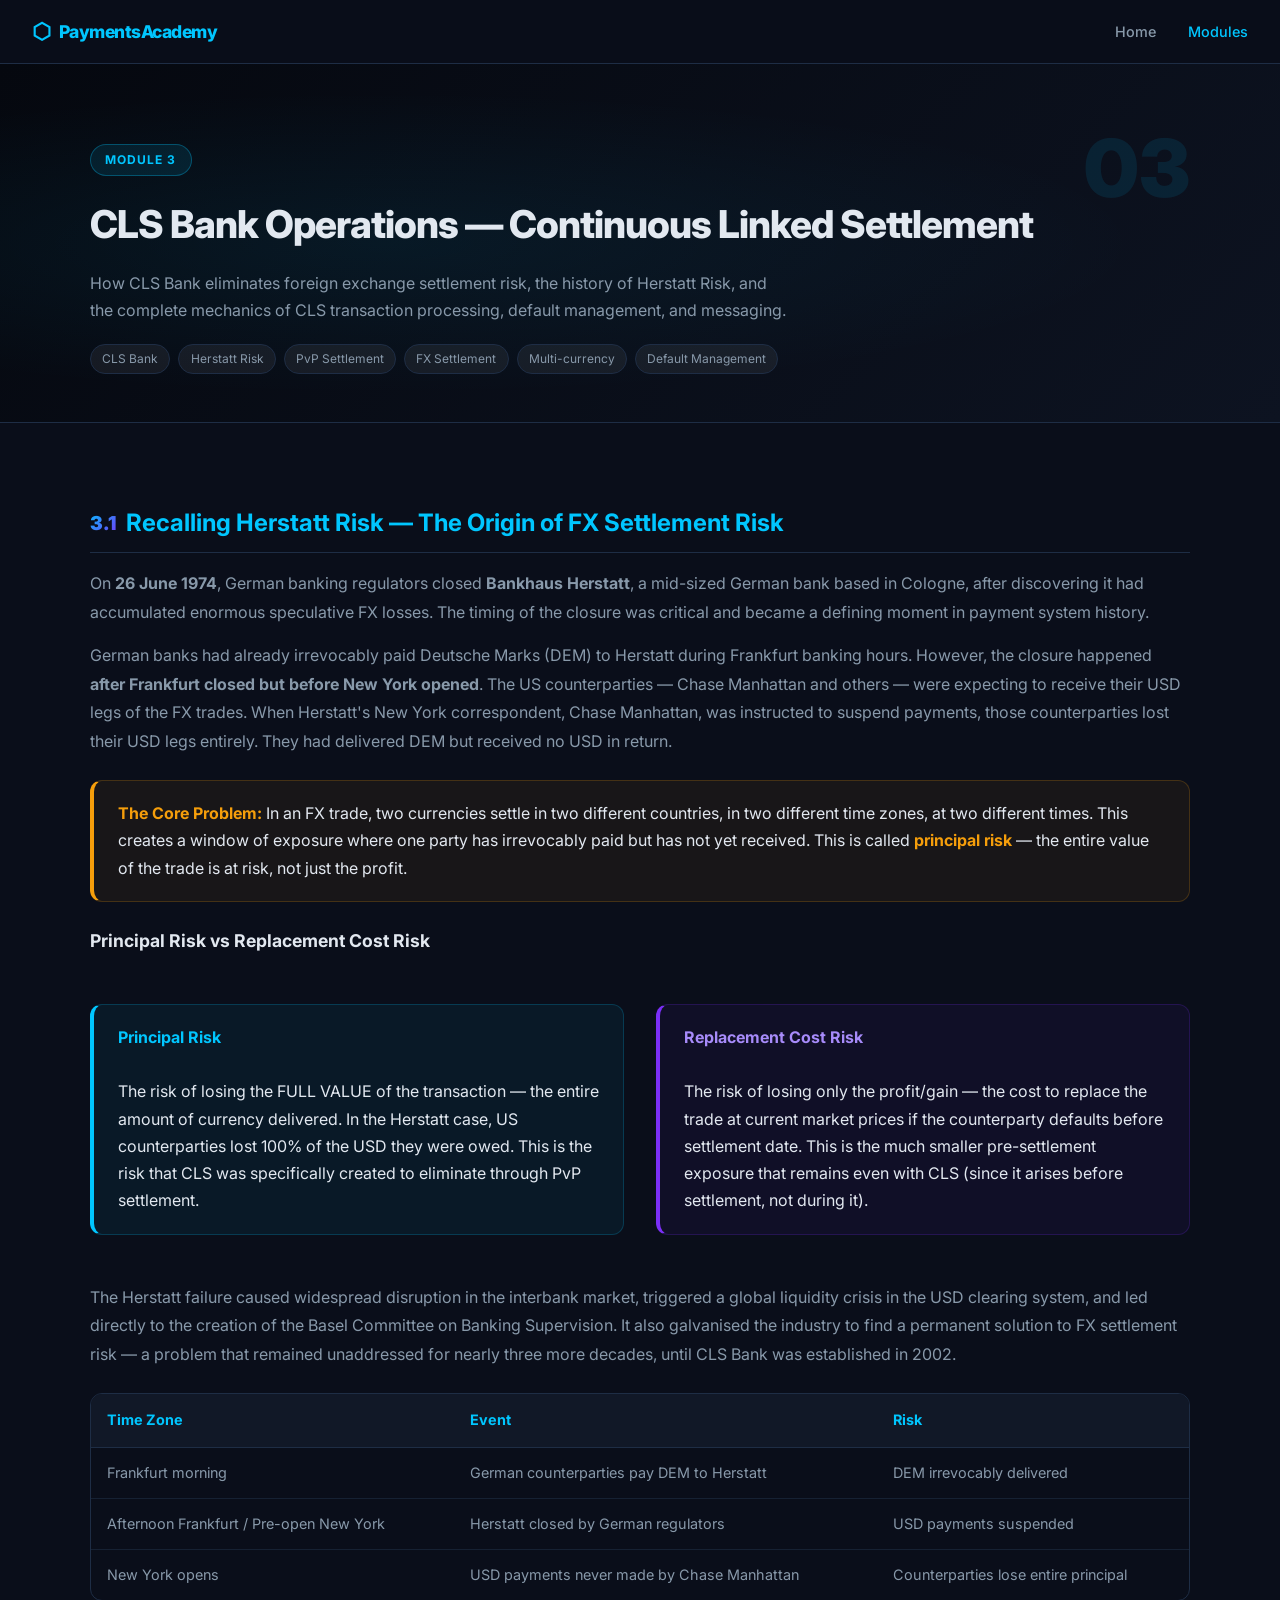
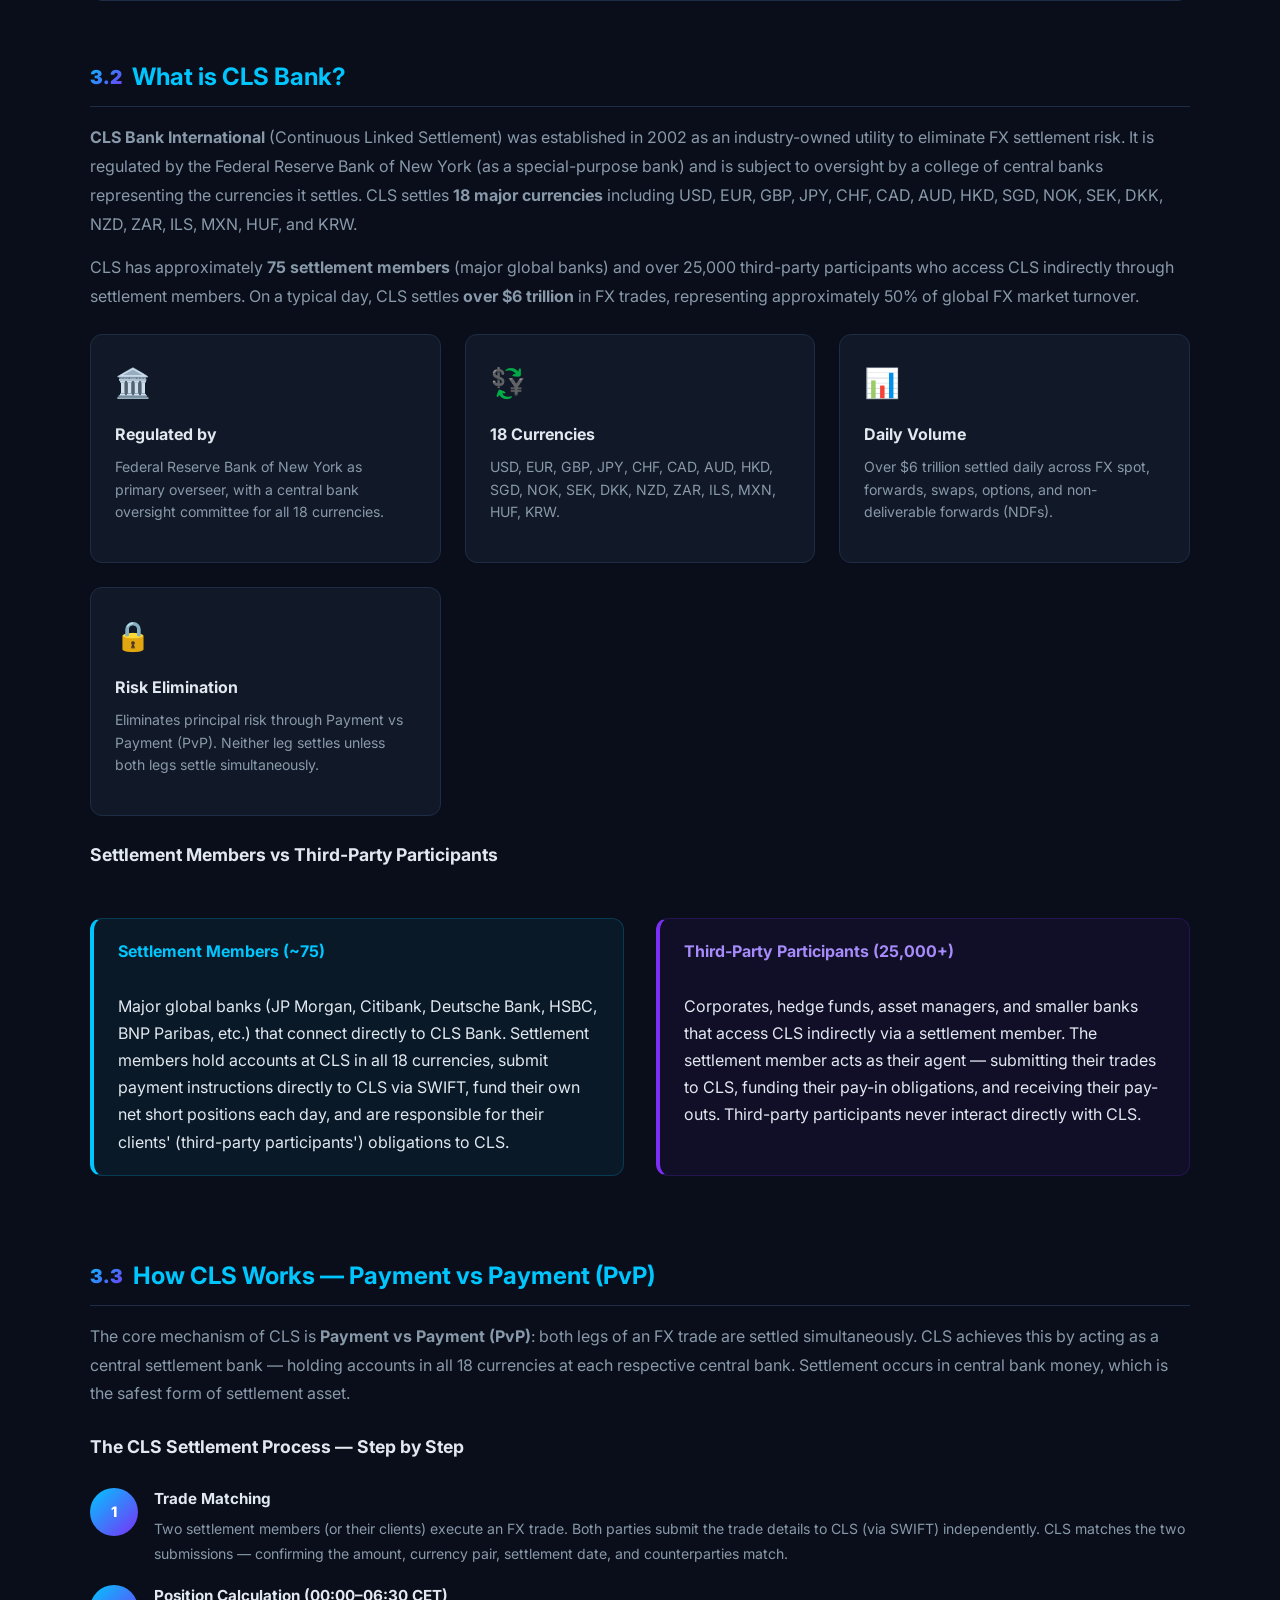
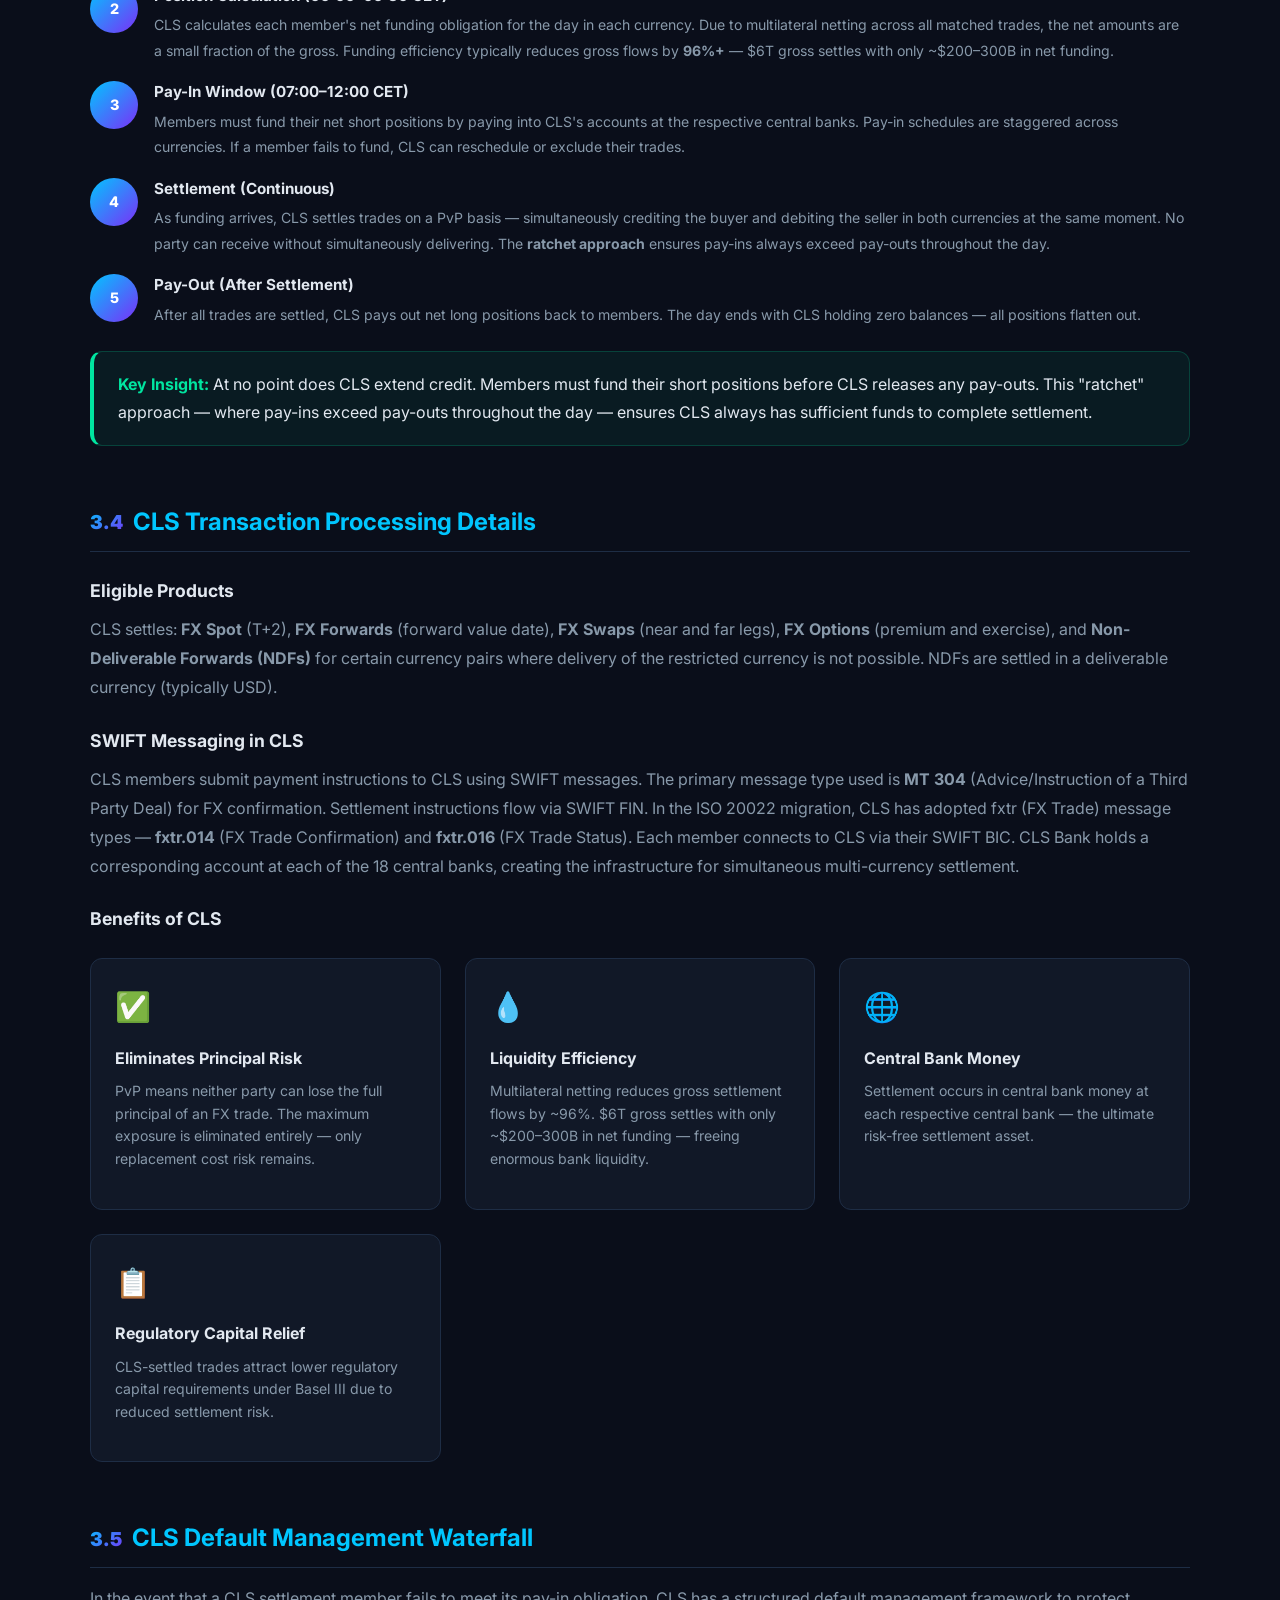
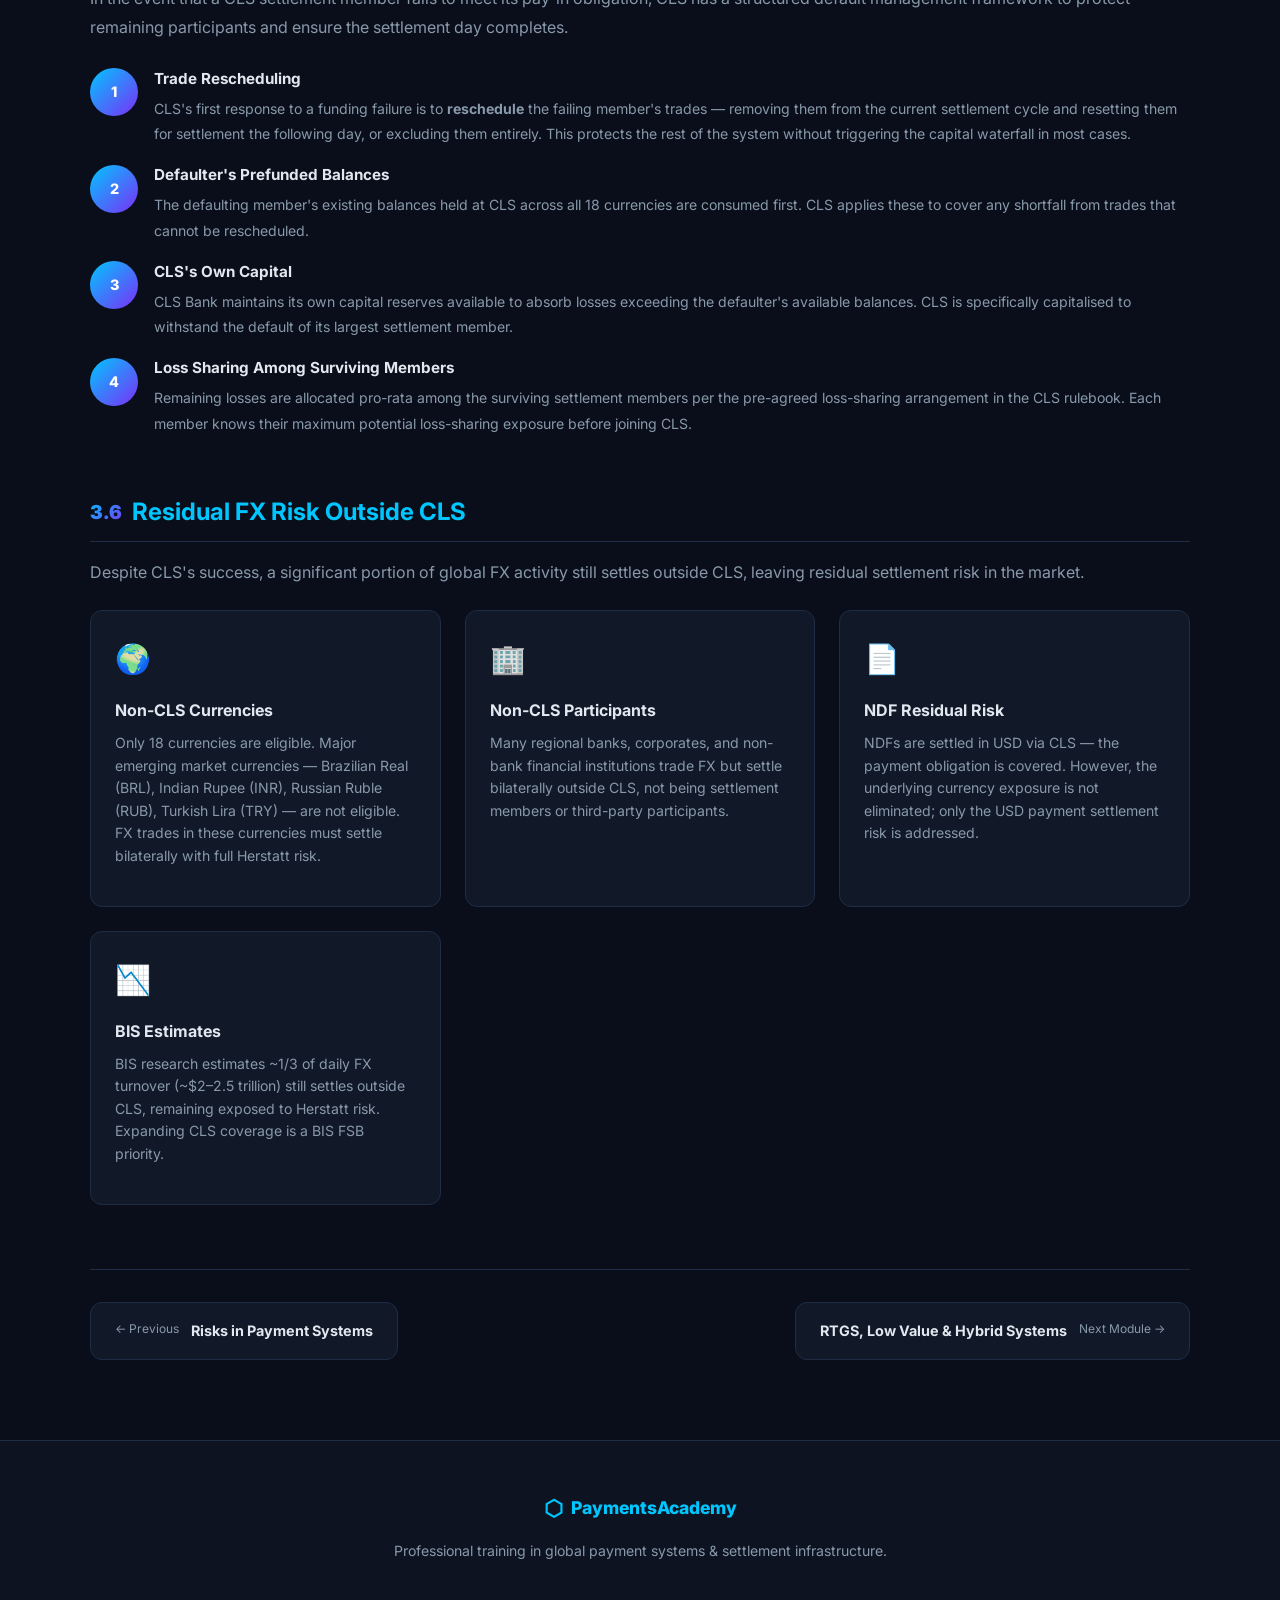
<file: module3.html>
<!DOCTYPE html>
<html lang="en">
<head><meta charset="UTF-8"/><meta name="viewport" content="width=device-width,initial-scale=1.0"/>
<title>Module 3: CLS Bank Operations — PaymentsAcademy</title>
<link rel="stylesheet" href="styles.css"/></head>
<body>
<nav class="navbar" id="navbar"><div class="nav-inner"><a href="index.html" class="nav-logo"><span class="logo-icon">⬡</span>PaymentsAcademy</a><button class="hamburger" id="hamburger">&#9776;</button><ul class="nav-links" id="nav-links"><li><a href="index.html">Home</a></li><li><a href="modules.html" class="active">Modules</a></li></ul></div></nav>
<div class="module-hero"><div class="module-hero-inner"><div class="module-num">03</div><div class="module-tag">Module 3</div><h1>CLS Bank Operations — Continuous Linked Settlement</h1><p>How CLS Bank eliminates foreign exchange settlement risk, the history of Herstatt Risk, and the complete mechanics of CLS transaction processing, default management, and messaging.</p><div class="module-tags"><span>CLS Bank</span><span>Herstatt Risk</span><span>PvP Settlement</span><span>FX Settlement</span><span>Multi-currency</span><span>Default Management</span></div></div></div>
<section class="section"><div class="container">

  <div class="topic-section fade-in">
    <h2><span class="t-num">3.1</span> Recalling Herstatt Risk — The Origin of FX Settlement Risk</h2>
    <p>On <strong>26 June 1974</strong>, German banking regulators closed <strong>Bankhaus Herstatt</strong>, a mid-sized German bank based in Cologne, after discovering it had accumulated enormous speculative FX losses. The timing of the closure was critical and became a defining moment in payment system history.</p>
    <p>German banks had already irrevocably paid Deutsche Marks (DEM) to Herstatt during Frankfurt banking hours. However, the closure happened <strong>after Frankfurt closed but before New York opened</strong>. The US counterparties — Chase Manhattan and others — were expecting to receive their USD legs of the FX trades. When Herstatt's New York correspondent, Chase Manhattan, was instructed to suspend payments, those counterparties lost their USD legs entirely. They had delivered DEM but received no USD in return.</p>
    <div class="highlight-box gold"><strong>The Core Problem:</strong> In an FX trade, two currencies settle in two different countries, in two different time zones, at two different times. This creates a window of exposure where one party has irrevocably paid but has not yet received. This is called <strong>principal risk</strong> — the entire value of the trade is at risk, not just the profit.</div>

    <h3>Principal Risk vs Replacement Cost Risk</h3>
    <div class="two-col">
      <div class="highlight-box"><strong>Principal Risk</strong><br/><br/>The risk of losing the FULL VALUE of the transaction — the entire amount of currency delivered. In the Herstatt case, US counterparties lost 100% of the USD they were owed. This is the risk that CLS was specifically created to eliminate through PvP settlement.</div>
      <div class="highlight-box purple"><strong>Replacement Cost Risk</strong><br/><br/>The risk of losing only the profit/gain — the cost to replace the trade at current market prices if the counterparty defaults before settlement date. This is the much smaller pre-settlement exposure that remains even with CLS (since it arises before settlement, not during it).</div>
    </div>

    <p>The Herstatt failure caused widespread disruption in the interbank market, triggered a global liquidity crisis in the USD clearing system, and led directly to the creation of the Basel Committee on Banking Supervision. It also galvanised the industry to find a permanent solution to FX settlement risk — a problem that remained unaddressed for nearly three more decades, until CLS Bank was established in 2002.</p>
    <div class="table-wrap"><table><thead><tr><th>Time Zone</th><th>Event</th><th>Risk</th></tr></thead><tbody>
      <tr><td>Frankfurt morning</td><td>German counterparties pay DEM to Herstatt</td><td>DEM irrevocably delivered</td></tr>
      <tr><td>Afternoon Frankfurt / Pre-open New York</td><td>Herstatt closed by German regulators</td><td>USD payments suspended</td></tr>
      <tr><td>New York opens</td><td>USD payments never made by Chase Manhattan</td><td>Counterparties lose entire principal</td></tr>
    </tbody></table></div>
  </div>

  <div class="topic-section fade-in">
    <h2><span class="t-num">3.2</span> What is CLS Bank?</h2>
    <p><strong>CLS Bank International</strong> (Continuous Linked Settlement) was established in 2002 as an industry-owned utility to eliminate FX settlement risk. It is regulated by the Federal Reserve Bank of New York (as a special-purpose bank) and is subject to oversight by a college of central banks representing the currencies it settles. CLS settles <strong>18 major currencies</strong> including USD, EUR, GBP, JPY, CHF, CAD, AUD, HKD, SGD, NOK, SEK, DKK, NZD, ZAR, ILS, MXN, HUF, and KRW.</p>
    <p>CLS has approximately <strong>75 settlement members</strong> (major global banks) and over 25,000 third-party participants who access CLS indirectly through settlement members. On a typical day, CLS settles <strong>over $6 trillion</strong> in FX trades, representing approximately 50% of global FX market turnover.</p>
    <div class="cards-grid">
      <div class="info-card"><div class="ic-icon">🏛️</div><h4>Regulated by</h4><p>Federal Reserve Bank of New York as primary overseer, with a central bank oversight committee for all 18 currencies.</p></div>
      <div class="info-card"><div class="ic-icon">💱</div><h4>18 Currencies</h4><p>USD, EUR, GBP, JPY, CHF, CAD, AUD, HKD, SGD, NOK, SEK, DKK, NZD, ZAR, ILS, MXN, HUF, KRW.</p></div>
      <div class="info-card"><div class="ic-icon">📊</div><h4>Daily Volume</h4><p>Over $6 trillion settled daily across FX spot, forwards, swaps, options, and non-deliverable forwards (NDFs).</p></div>
      <div class="info-card"><div class="ic-icon">🔒</div><h4>Risk Elimination</h4><p>Eliminates principal risk through Payment vs Payment (PvP). Neither leg settles unless both legs settle simultaneously.</p></div>
    </div>

    <h3>Settlement Members vs Third-Party Participants</h3>
    <div class="two-col">
      <div class="highlight-box"><strong>Settlement Members (~75)</strong><br/><br/>Major global banks (JP Morgan, Citibank, Deutsche Bank, HSBC, BNP Paribas, etc.) that connect directly to CLS Bank. Settlement members hold accounts at CLS in all 18 currencies, submit payment instructions directly to CLS via SWIFT, fund their own net short positions each day, and are responsible for their clients' (third-party participants') obligations to CLS.</div>
      <div class="highlight-box purple"><strong>Third-Party Participants (25,000+)</strong><br/><br/>Corporates, hedge funds, asset managers, and smaller banks that access CLS indirectly via a settlement member. The settlement member acts as their agent — submitting their trades to CLS, funding their pay-in obligations, and receiving their pay-outs. Third-party participants never interact directly with CLS.</div>
    </div>
  </div>

  <div class="topic-section fade-in">
    <h2><span class="t-num">3.3</span> How CLS Works — Payment vs Payment (PvP)</h2>
    <p>The core mechanism of CLS is <strong>Payment vs Payment (PvP)</strong>: both legs of an FX trade are settled simultaneously. CLS achieves this by acting as a central settlement bank — holding accounts in all 18 currencies at each respective central bank. Settlement occurs in central bank money, which is the safest form of settlement asset.</p>
    <h3>The CLS Settlement Process — Step by Step</h3>
    <div class="flow-steps">
      <div class="flow-step"><div class="step-num">1</div><div class="step-body"><h4>Trade Matching</h4><p>Two settlement members (or their clients) execute an FX trade. Both parties submit the trade details to CLS (via SWIFT) independently. CLS matches the two submissions — confirming the amount, currency pair, settlement date, and counterparties match.</p></div></div>
      <div class="flow-step"><div class="step-num">2</div><div class="step-body"><h4>Position Calculation (00:00–06:30 CET)</h4><p>CLS calculates each member's net funding obligation for the day in each currency. Due to multilateral netting across all matched trades, the net amounts are a small fraction of the gross. Funding efficiency typically reduces gross flows by <strong>96%+</strong> — $6T gross settles with only ~$200–300B in net funding.</p></div></div>
      <div class="flow-step"><div class="step-num">3</div><div class="step-body"><h4>Pay-In Window (07:00–12:00 CET)</h4><p>Members must fund their net short positions by paying into CLS's accounts at the respective central banks. Pay-in schedules are staggered across currencies. If a member fails to fund, CLS can reschedule or exclude their trades.</p></div></div>
      <div class="flow-step"><div class="step-num">4</div><div class="step-body"><h4>Settlement (Continuous)</h4><p>As funding arrives, CLS settles trades on a PvP basis — simultaneously crediting the buyer and debiting the seller in both currencies at the same moment. No party can receive without simultaneously delivering. The <strong>ratchet approach</strong> ensures pay-ins always exceed pay-outs throughout the day.</p></div></div>
      <div class="flow-step"><div class="step-num">5</div><div class="step-body"><h4>Pay-Out (After Settlement)</h4><p>After all trades are settled, CLS pays out net long positions back to members. The day ends with CLS holding zero balances — all positions flatten out.</p></div></div>
    </div>
    <div class="highlight-box green"><strong>Key Insight:</strong> At no point does CLS extend credit. Members must fund their short positions before CLS releases any pay-outs. This "ratchet" approach — where pay-ins exceed pay-outs throughout the day — ensures CLS always has sufficient funds to complete settlement.</div>
  </div>

  <div class="topic-section fade-in">
    <h2><span class="t-num">3.4</span> CLS Transaction Processing Details</h2>
    <h3>Eligible Products</h3>
    <p>CLS settles: <strong>FX Spot</strong> (T+2), <strong>FX Forwards</strong> (forward value date), <strong>FX Swaps</strong> (near and far legs), <strong>FX Options</strong> (premium and exercise), and <strong>Non-Deliverable Forwards (NDFs)</strong> for certain currency pairs where delivery of the restricted currency is not possible. NDFs are settled in a deliverable currency (typically USD).</p>
    <h3>SWIFT Messaging in CLS</h3>
    <p>CLS members submit payment instructions to CLS using SWIFT messages. The primary message type used is <strong>MT 304</strong> (Advice/Instruction of a Third Party Deal) for FX confirmation. Settlement instructions flow via SWIFT FIN. In the ISO 20022 migration, CLS has adopted fxtr (FX Trade) message types — <strong>fxtr.014</strong> (FX Trade Confirmation) and <strong>fxtr.016</strong> (FX Trade Status). Each member connects to CLS via their SWIFT BIC. CLS Bank holds a corresponding account at each of the 18 central banks, creating the infrastructure for simultaneous multi-currency settlement.</p>
    <h3>Benefits of CLS</h3>
    <div class="cards-grid">
      <div class="info-card"><div class="ic-icon">✅</div><h4>Eliminates Principal Risk</h4><p>PvP means neither party can lose the full principal of an FX trade. The maximum exposure is eliminated entirely — only replacement cost risk remains.</p></div>
      <div class="info-card"><div class="ic-icon">💧</div><h4>Liquidity Efficiency</h4><p>Multilateral netting reduces gross settlement flows by ~96%. $6T gross settles with only ~$200–300B in net funding — freeing enormous bank liquidity.</p></div>
      <div class="info-card"><div class="ic-icon">🌐</div><h4>Central Bank Money</h4><p>Settlement occurs in central bank money at each respective central bank — the ultimate risk-free settlement asset.</p></div>
      <div class="info-card"><div class="ic-icon">📋</div><h4>Regulatory Capital Relief</h4><p>CLS-settled trades attract lower regulatory capital requirements under Basel III due to reduced settlement risk.</p></div>
    </div>
  </div>

  <div class="topic-section fade-in">
    <h2><span class="t-num">3.5</span> CLS Default Management Waterfall</h2>
    <p>In the event that a CLS settlement member fails to meet its pay-in obligation, CLS has a structured default management framework to protect remaining participants and ensure the settlement day completes.</p>
    <div class="flow-steps">
      <div class="flow-step"><div class="step-num">1</div><div class="step-body"><h4>Trade Rescheduling</h4><p>CLS's first response to a funding failure is to <strong>reschedule</strong> the failing member's trades — removing them from the current settlement cycle and resetting them for settlement the following day, or excluding them entirely. This protects the rest of the system without triggering the capital waterfall in most cases.</p></div></div>
      <div class="flow-step"><div class="step-num">2</div><div class="step-body"><h4>Defaulter's Prefunded Balances</h4><p>The defaulting member's existing balances held at CLS across all 18 currencies are consumed first. CLS applies these to cover any shortfall from trades that cannot be rescheduled.</p></div></div>
      <div class="flow-step"><div class="step-num">3</div><div class="step-body"><h4>CLS's Own Capital</h4><p>CLS Bank maintains its own capital reserves available to absorb losses exceeding the defaulter's available balances. CLS is specifically capitalised to withstand the default of its largest settlement member.</p></div></div>
      <div class="flow-step"><div class="step-num">4</div><div class="step-body"><h4>Loss Sharing Among Surviving Members</h4><p>Remaining losses are allocated pro-rata among the surviving settlement members per the pre-agreed loss-sharing arrangement in the CLS rulebook. Each member knows their maximum potential loss-sharing exposure before joining CLS.</p></div></div>
    </div>
  </div>

  <div class="topic-section fade-in">
    <h2><span class="t-num">3.6</span> Residual FX Risk Outside CLS</h2>
    <p>Despite CLS's success, a significant portion of global FX activity still settles outside CLS, leaving residual settlement risk in the market.</p>
    <div class="cards-grid">
      <div class="info-card"><div class="ic-icon">🌍</div><h4>Non-CLS Currencies</h4><p>Only 18 currencies are eligible. Major emerging market currencies — Brazilian Real (BRL), Indian Rupee (INR), Russian Ruble (RUB), Turkish Lira (TRY) — are not eligible. FX trades in these currencies must settle bilaterally with full Herstatt risk.</p></div>
      <div class="info-card"><div class="ic-icon">🏢</div><h4>Non-CLS Participants</h4><p>Many regional banks, corporates, and non-bank financial institutions trade FX but settle bilaterally outside CLS, not being settlement members or third-party participants.</p></div>
      <div class="info-card"><div class="ic-icon">📄</div><h4>NDF Residual Risk</h4><p>NDFs are settled in USD via CLS — the payment obligation is covered. However, the underlying currency exposure is not eliminated; only the USD payment settlement risk is addressed.</p></div>
      <div class="info-card"><div class="ic-icon">📉</div><h4>BIS Estimates</h4><p>BIS research estimates ~1/3 of daily FX turnover (~$2–2.5 trillion) still settles outside CLS, remaining exposed to Herstatt risk. Expanding CLS coverage is a BIS FSB priority.</p></div>
    </div>
  </div>

  <div class="module-nav">
    <a href="module2.html"><span>← Previous</span><strong>Risks in Payment Systems</strong></a>
    <a href="module4.html" class="next"><span>Next Module →</span><strong>RTGS, Low Value &amp; Hybrid Systems</strong></a>
  </div>
</div></section>
<footer class="footer"><div class="footer-inner"><div class="footer-brand"><span class="logo-icon">⬡</span>PaymentsAcademy</div><p>Professional training in global payment systems &amp; settlement infrastructure.</p></div></footer>
<script src="main.js"></script>
</body></html>
</file>
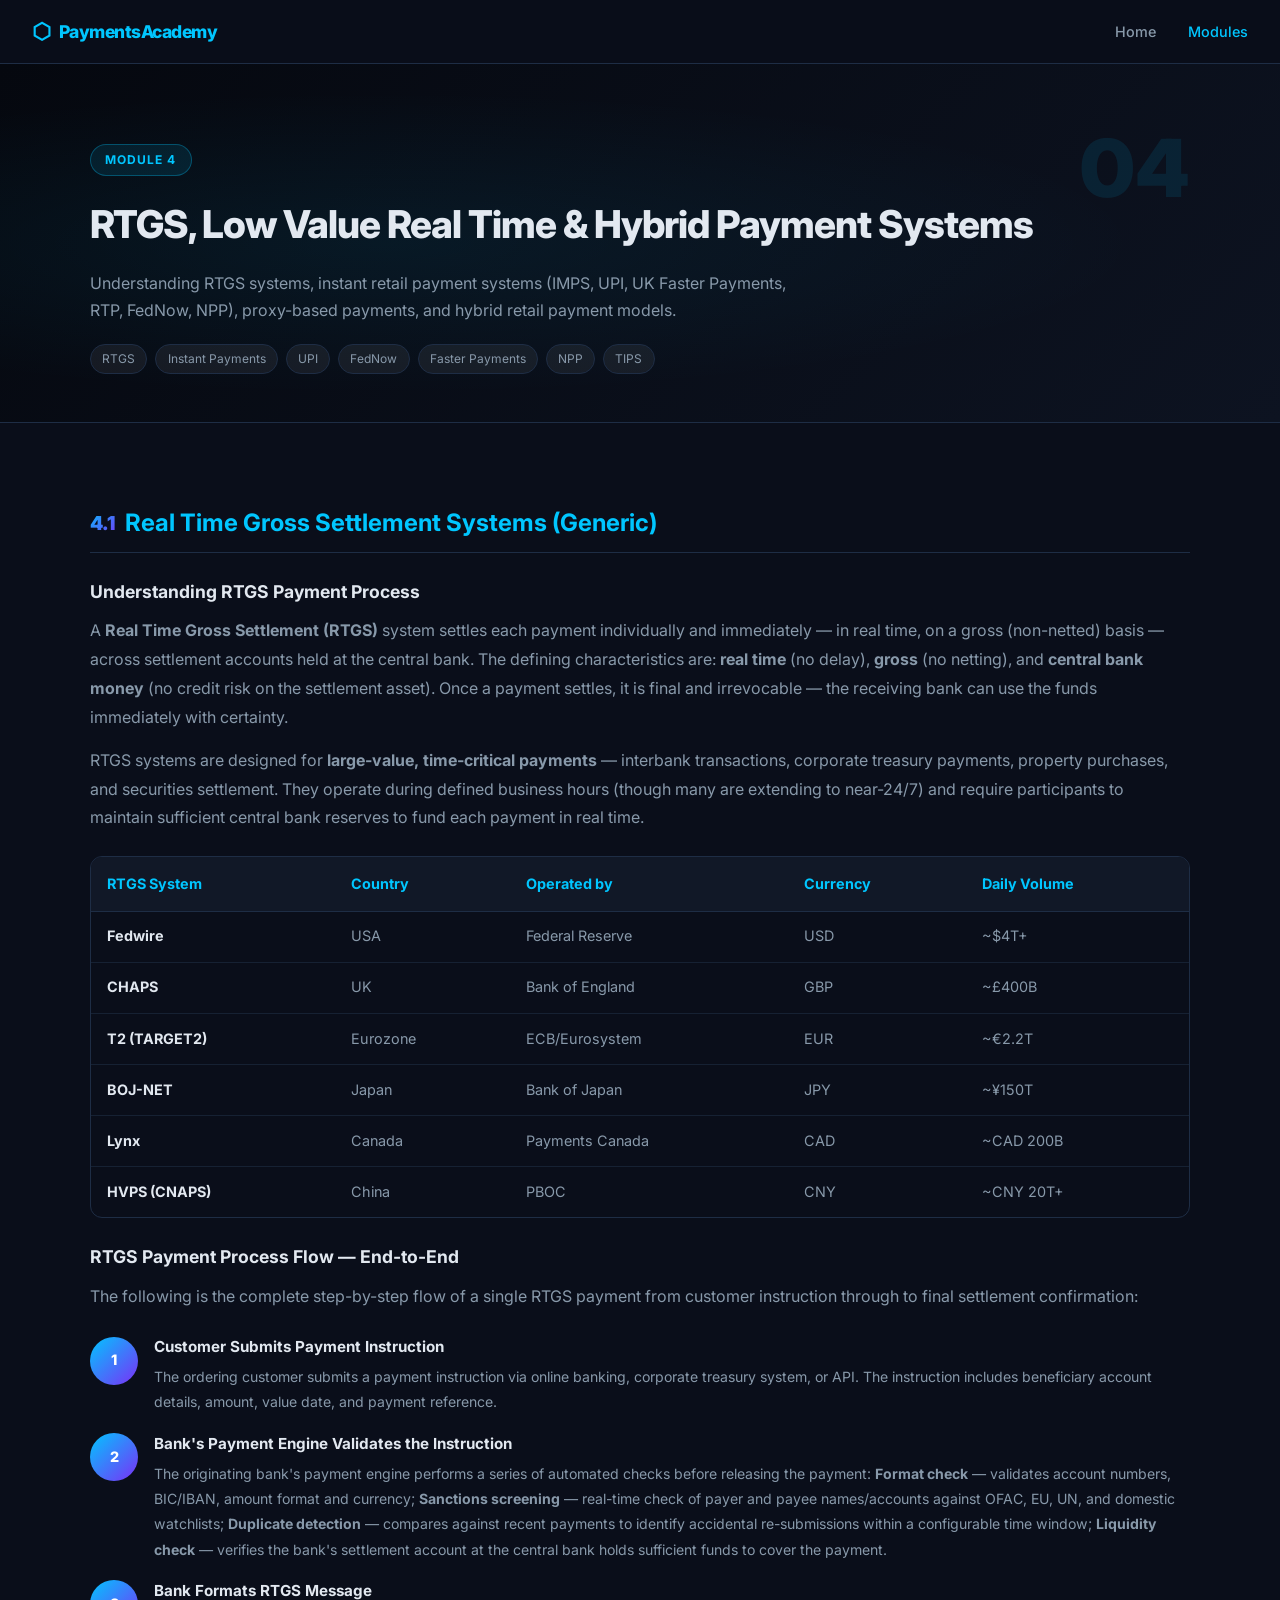
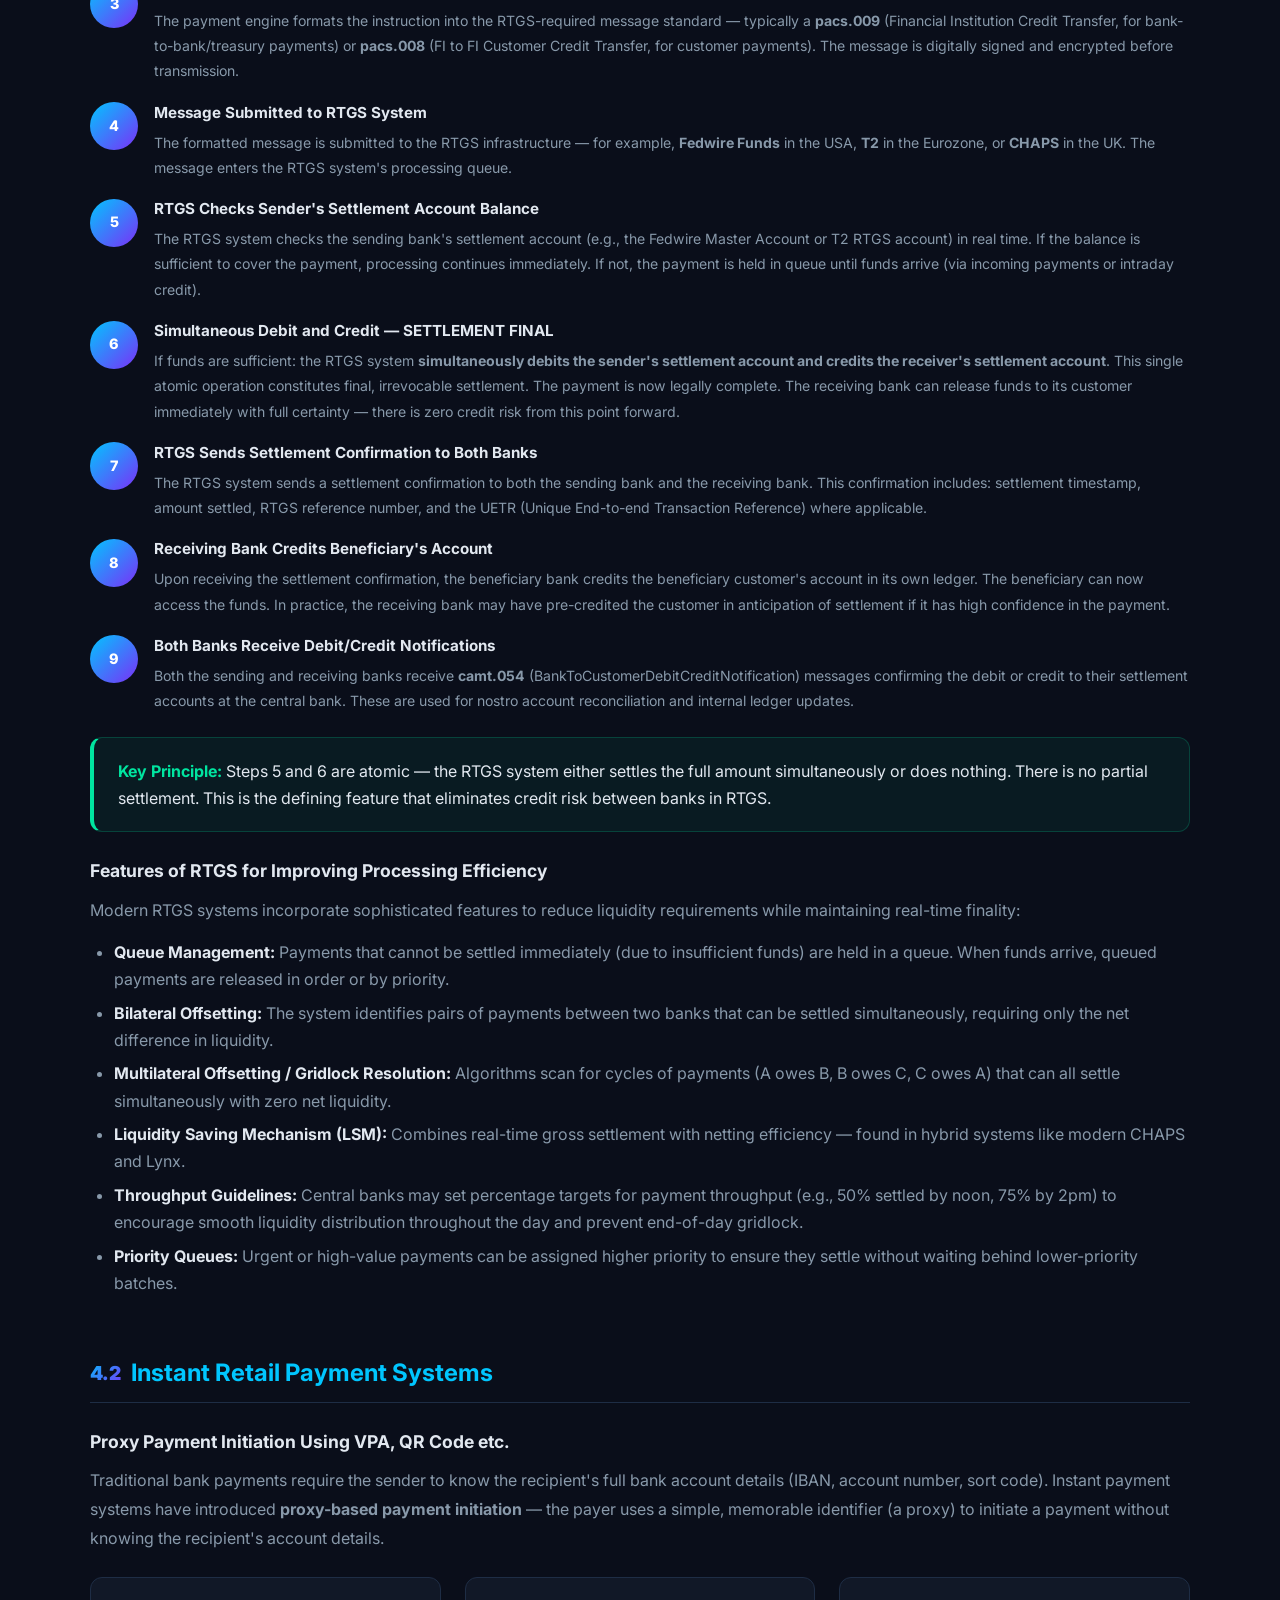
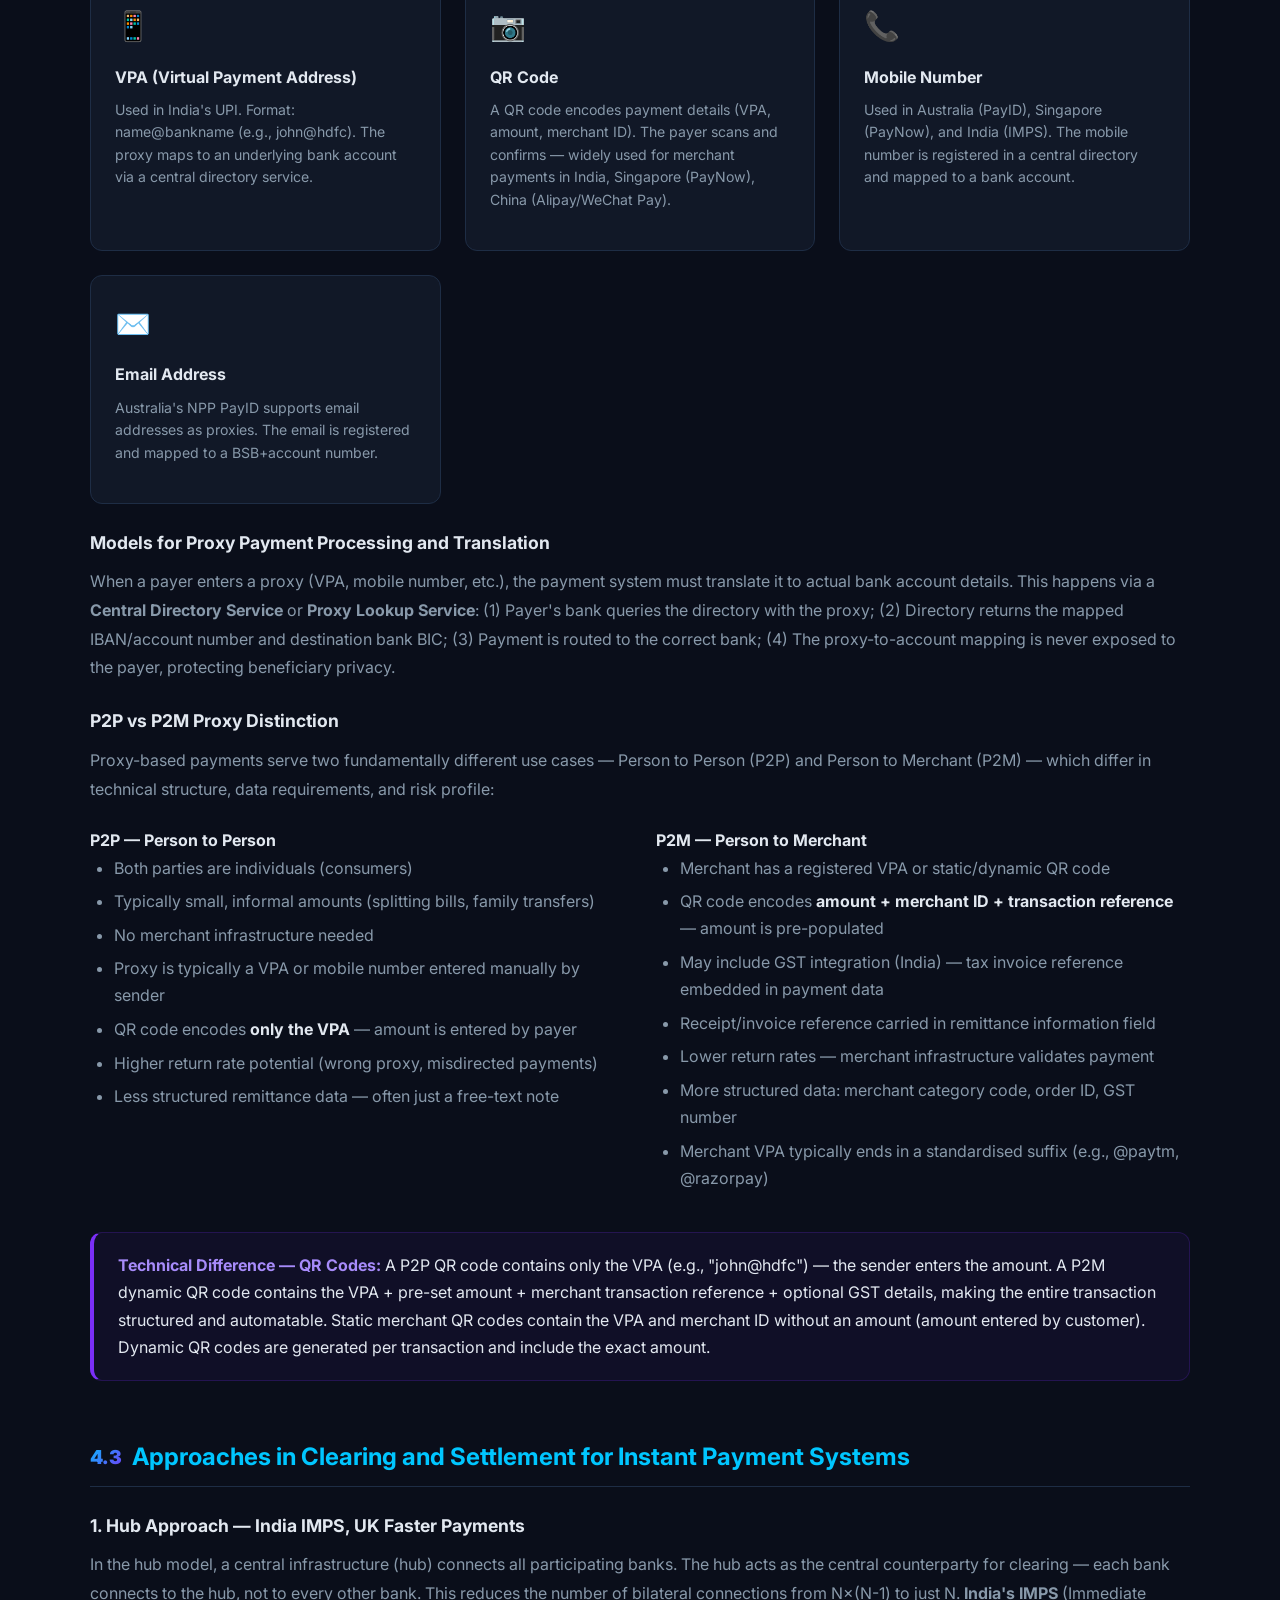
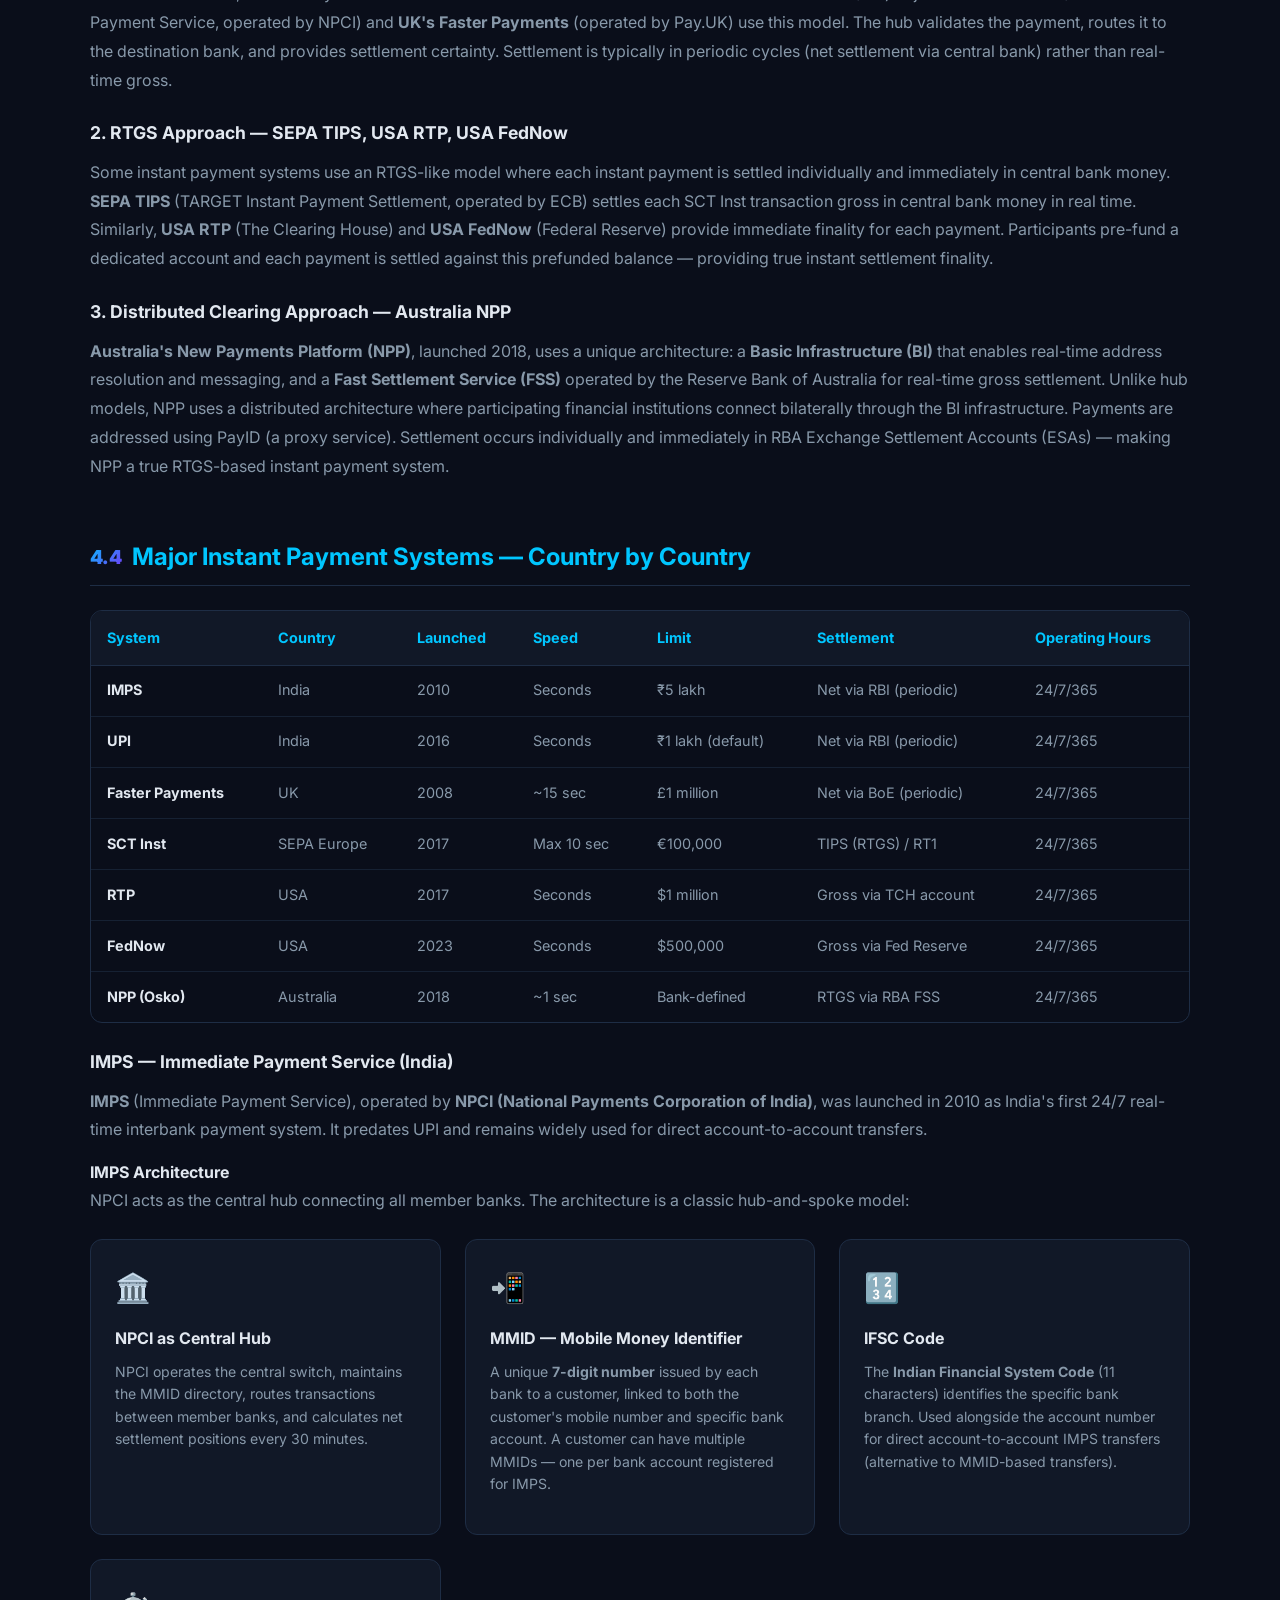
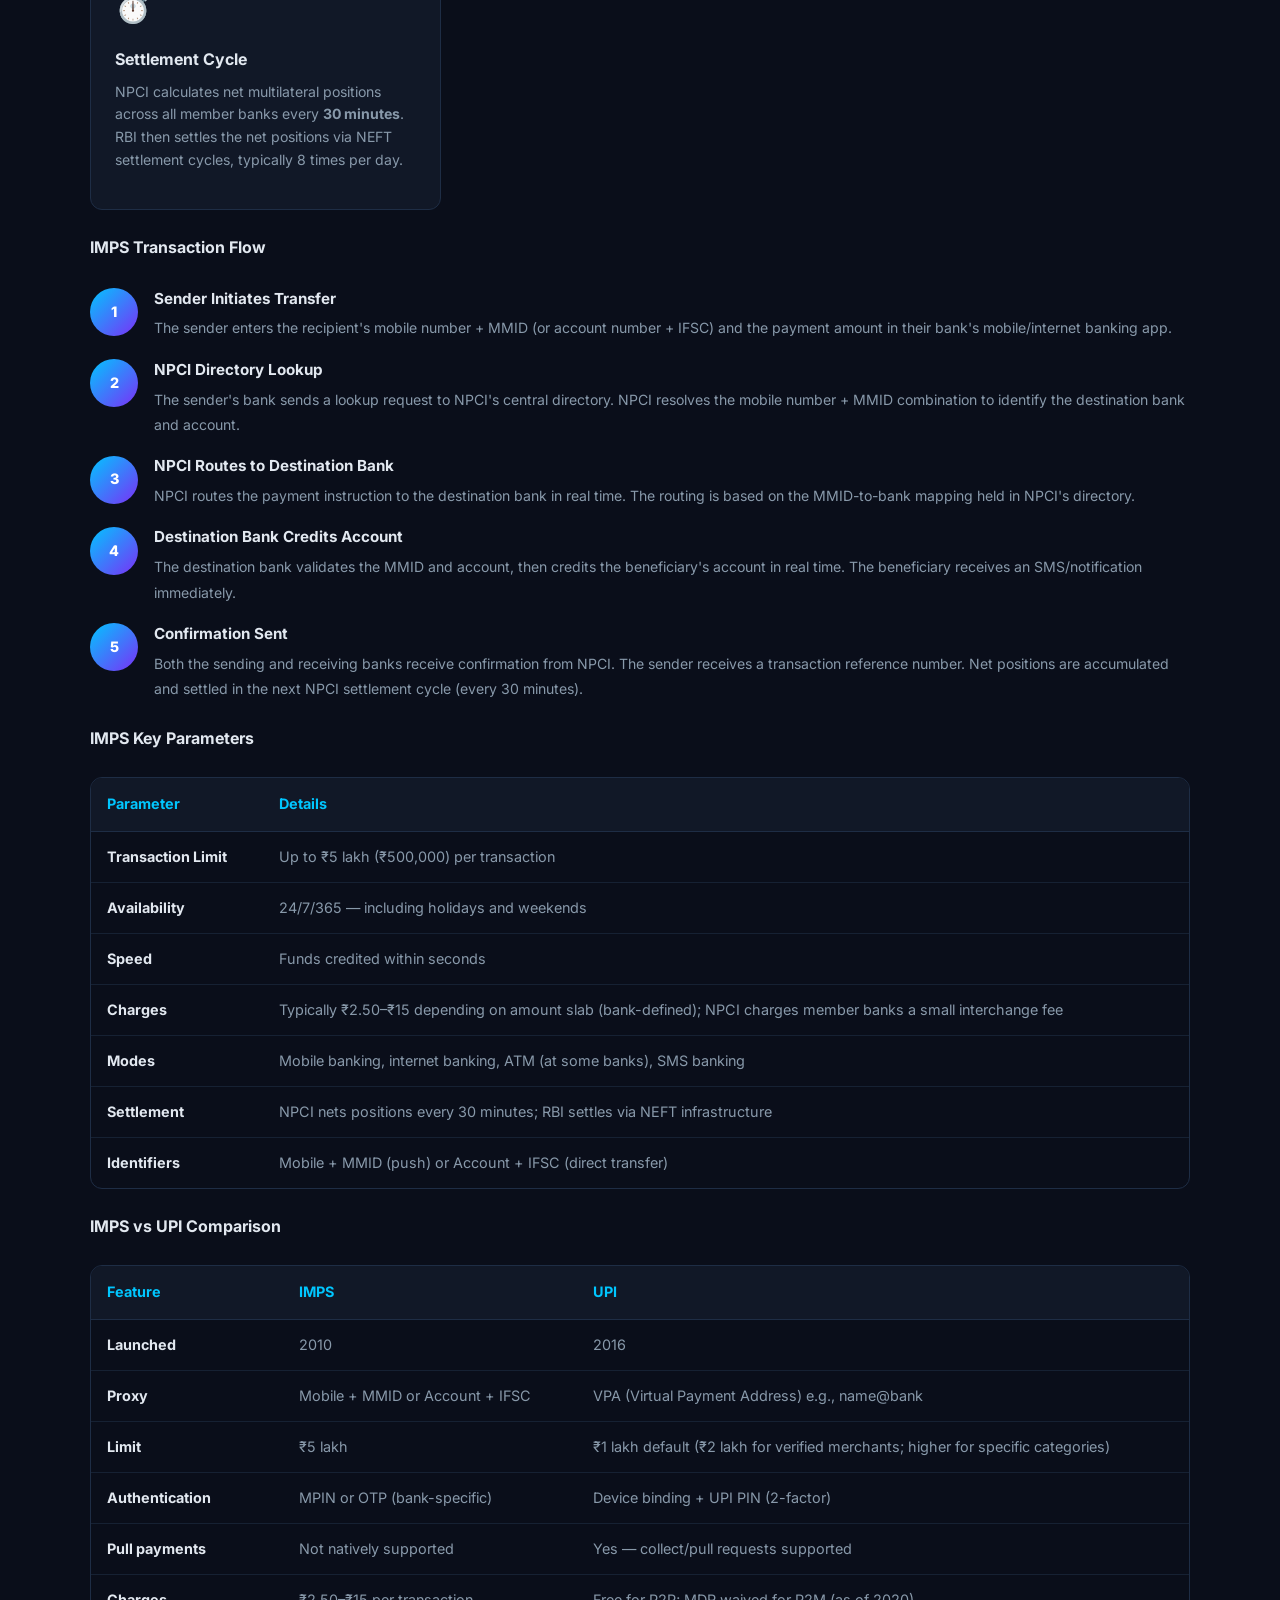
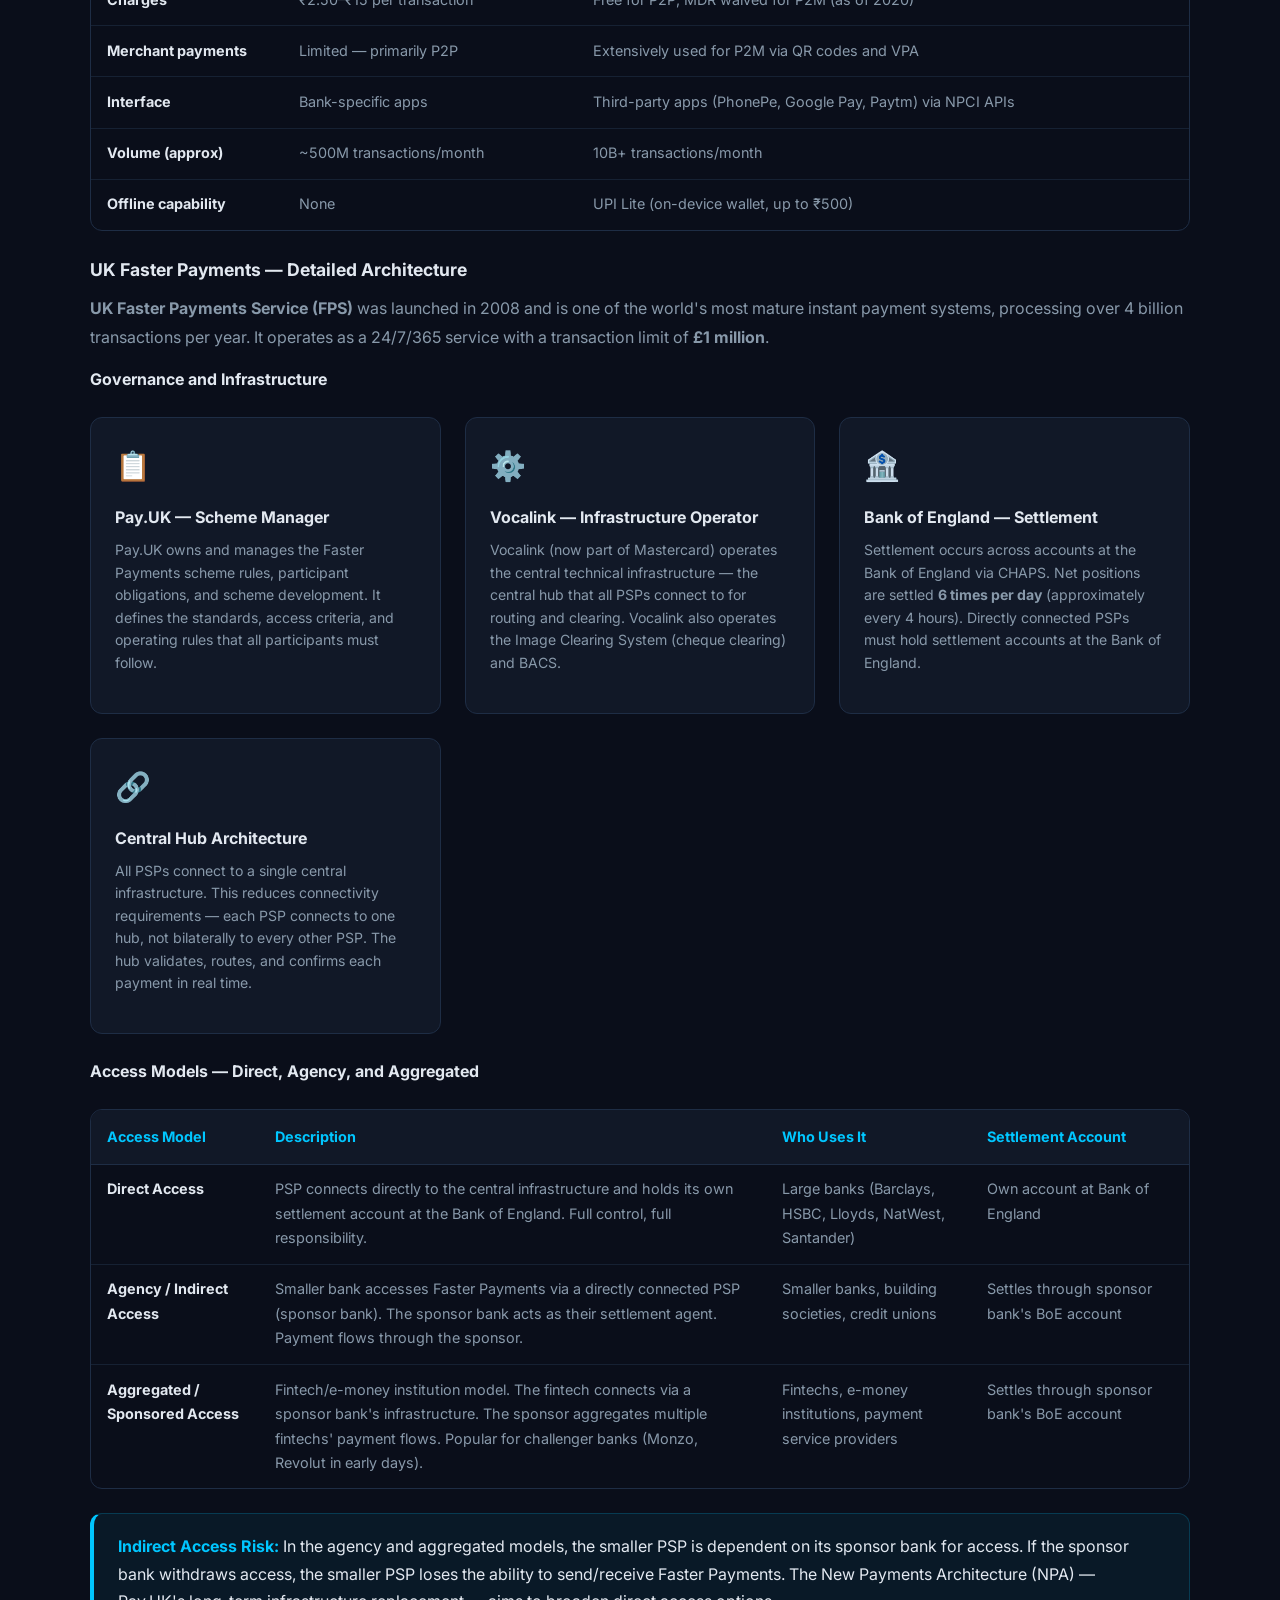
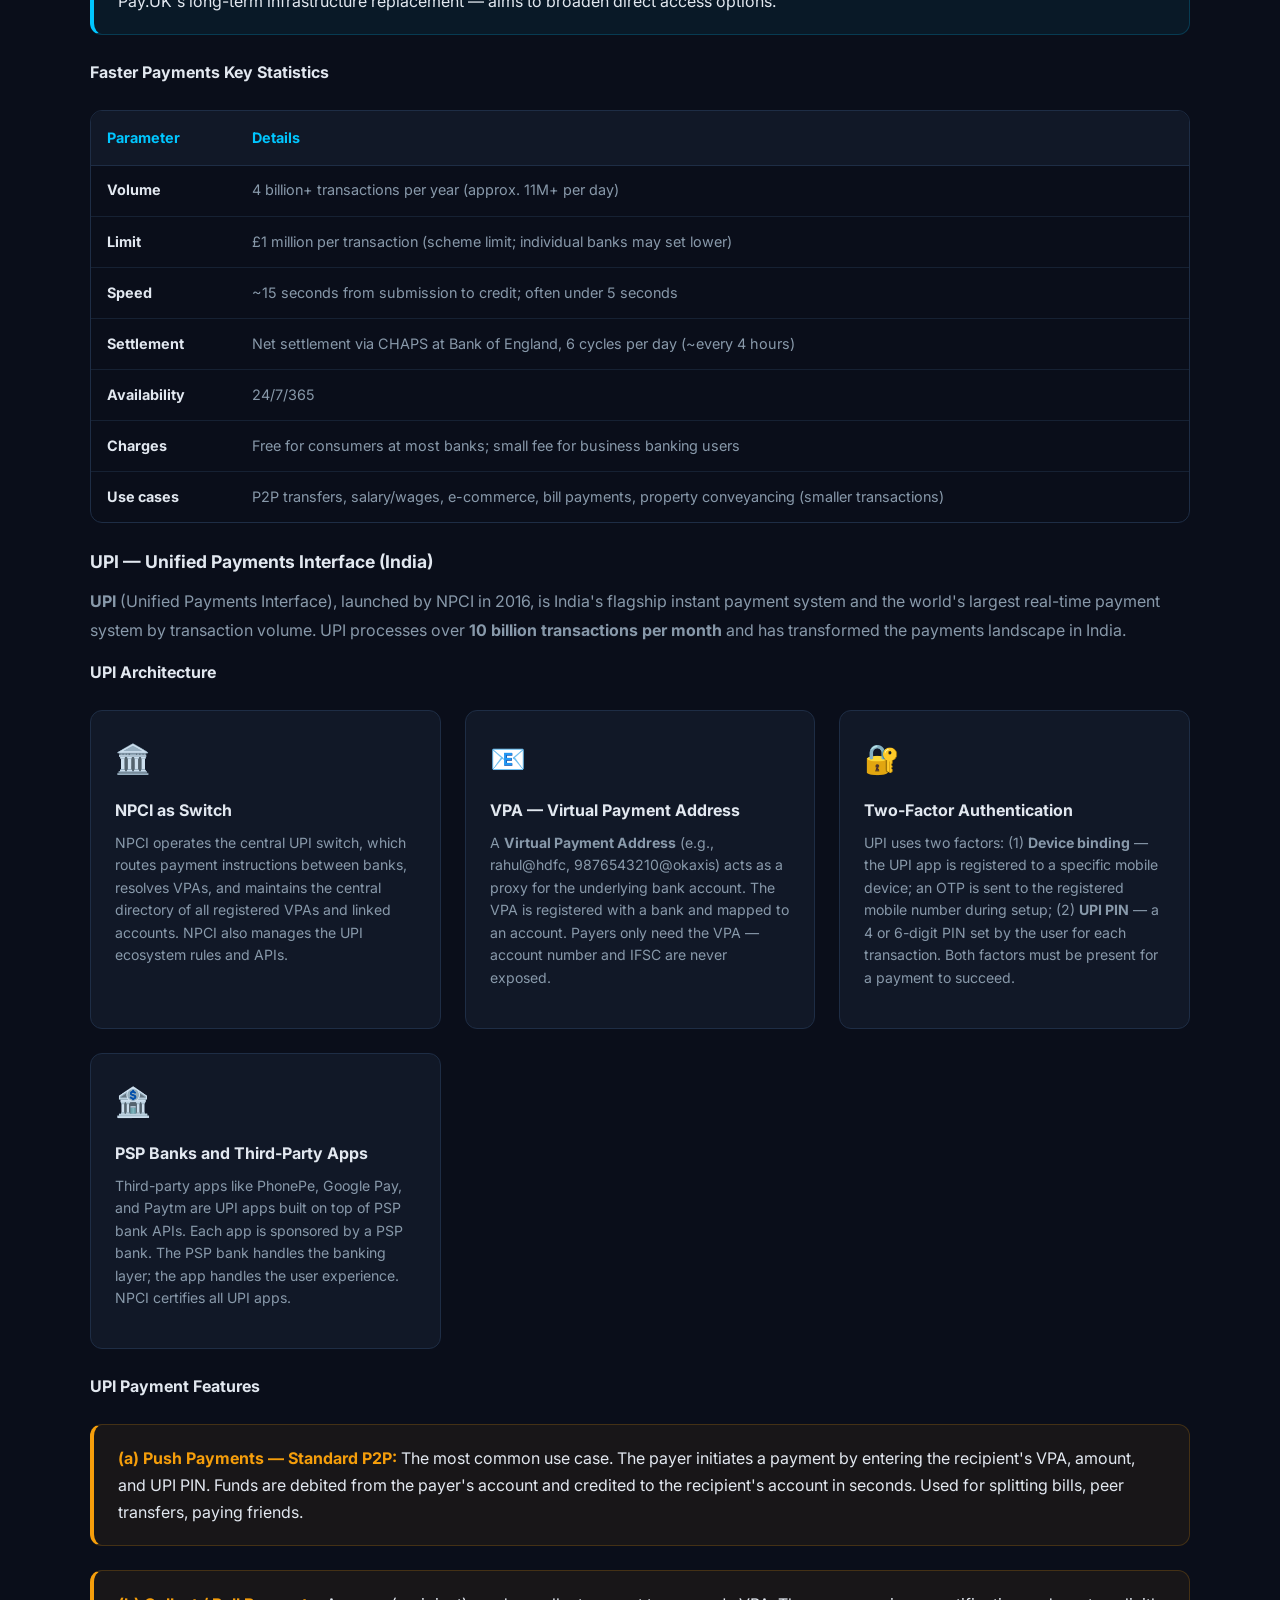
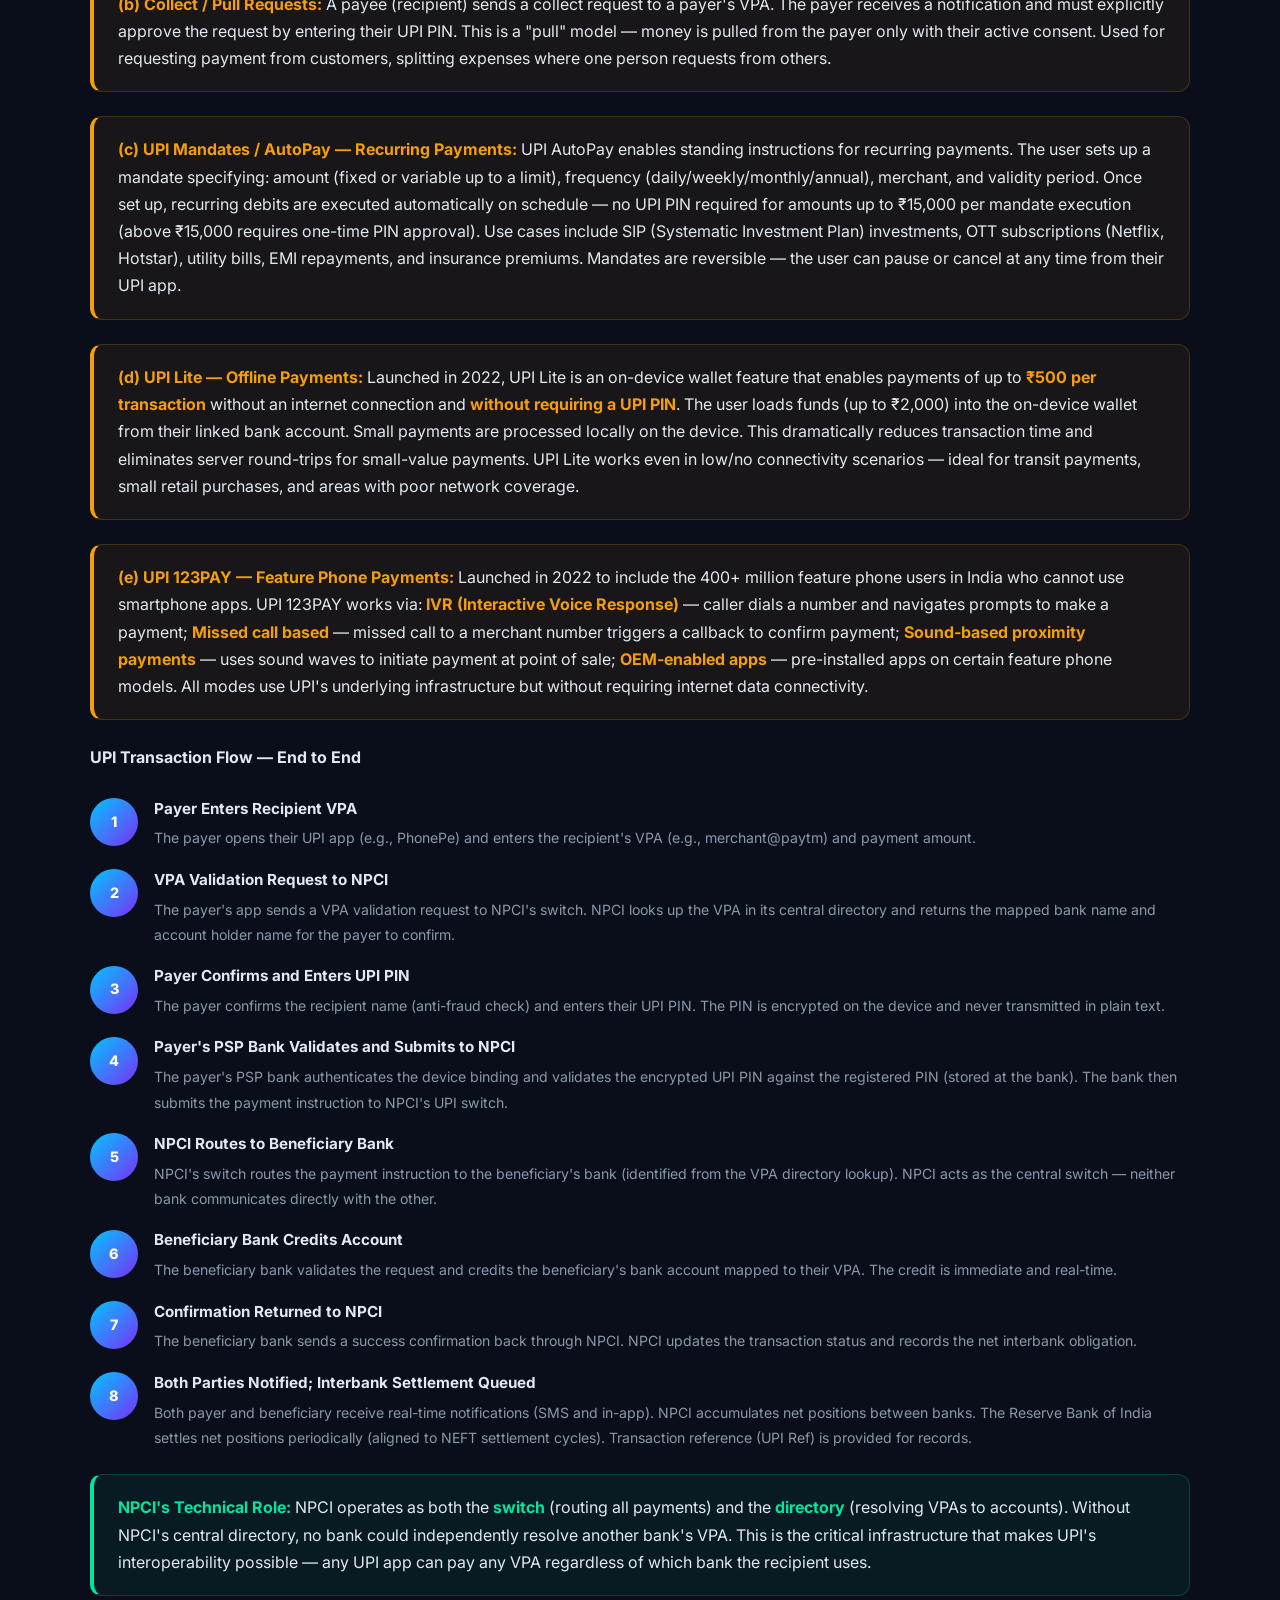
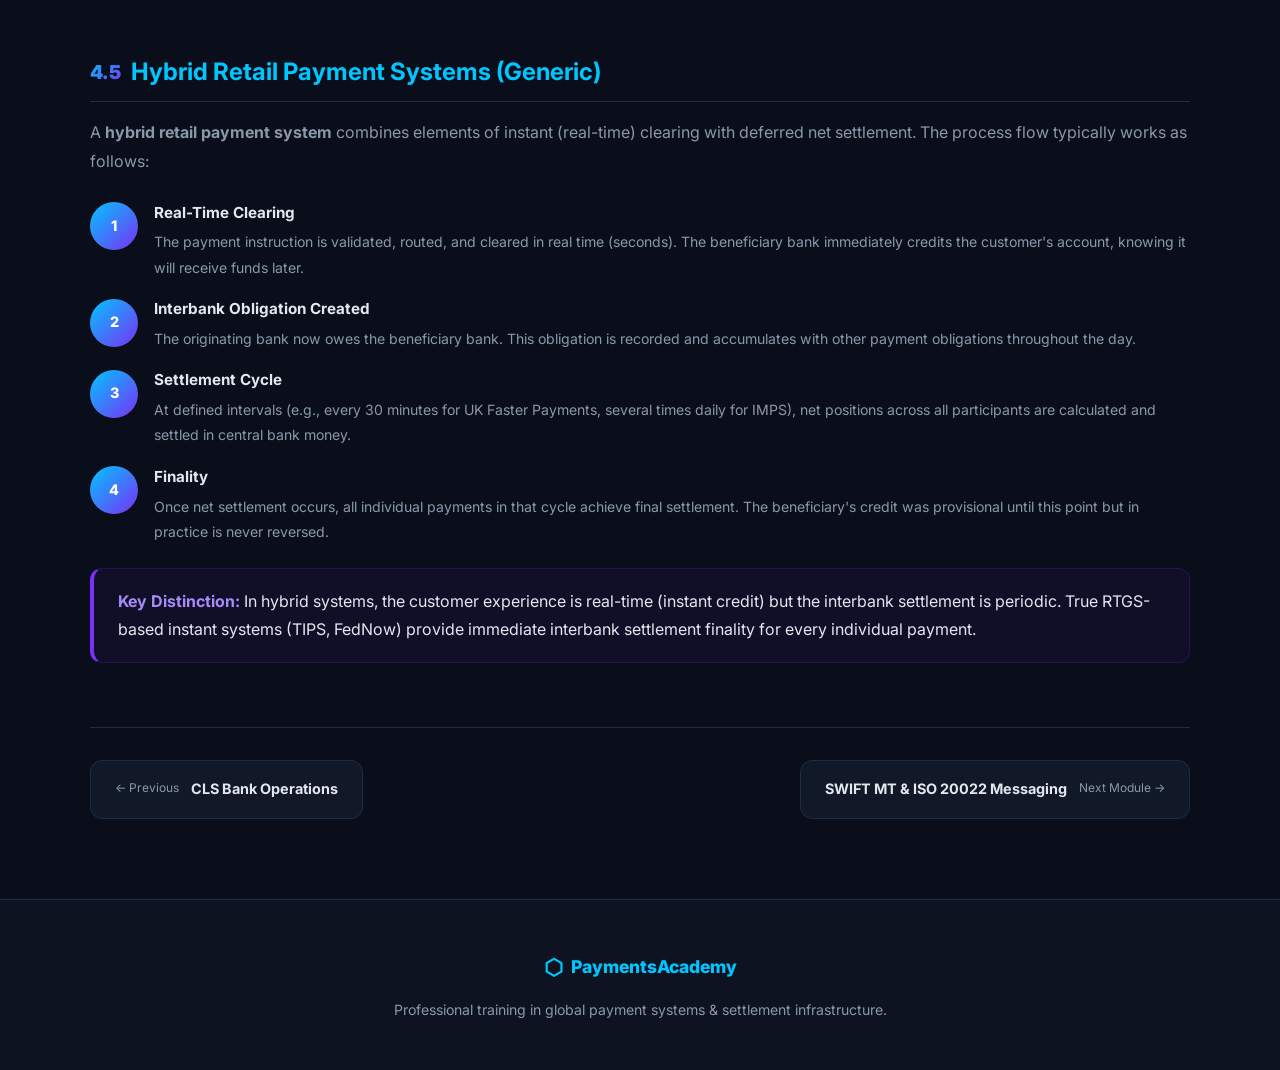
<file: module4.html>
<!DOCTYPE html>
<html lang="en">
<head><meta charset="UTF-8"/><meta name="viewport" content="width=device-width,initial-scale=1.0"/>
<title>Module 4: RTGS, Low Value &amp; Hybrid Payment Systems — PaymentsAcademy</title>
<link rel="stylesheet" href="styles.css"/></head>
<body>
<nav class="navbar" id="navbar"><div class="nav-inner"><a href="index.html" class="nav-logo"><span class="logo-icon">⬡</span>PaymentsAcademy</a><button class="hamburger" id="hamburger">&#9776;</button><ul class="nav-links" id="nav-links"><li><a href="index.html">Home</a></li><li><a href="modules.html" class="active">Modules</a></li></ul></div></nav>
<div class="module-hero"><div class="module-hero-inner"><div class="module-num">04</div><div class="module-tag">Module 4</div><h1>RTGS, Low Value Real Time &amp; Hybrid Payment Systems</h1><p>Understanding RTGS systems, instant retail payment systems (IMPS, UPI, UK Faster Payments, RTP, FedNow, NPP), proxy-based payments, and hybrid retail payment models.</p><div class="module-tags"><span>RTGS</span><span>Instant Payments</span><span>UPI</span><span>FedNow</span><span>Faster Payments</span><span>NPP</span><span>TIPS</span></div></div></div>
<section class="section"><div class="container">

  <div class="topic-section fade-in">
    <h2><span class="t-num">4.1</span> Real Time Gross Settlement Systems (Generic)</h2>
    <h3>Understanding RTGS Payment Process</h3>
    <p>A <strong>Real Time Gross Settlement (RTGS)</strong> system settles each payment individually and immediately — in real time, on a gross (non-netted) basis — across settlement accounts held at the central bank. The defining characteristics are: <strong>real time</strong> (no delay), <strong>gross</strong> (no netting), and <strong>central bank money</strong> (no credit risk on the settlement asset). Once a payment settles, it is final and irrevocable — the receiving bank can use the funds immediately with certainty.</p>
    <p>RTGS systems are designed for <strong>large-value, time-critical payments</strong> — interbank transactions, corporate treasury payments, property purchases, and securities settlement. They operate during defined business hours (though many are extending to near-24/7) and require participants to maintain sufficient central bank reserves to fund each payment in real time.</p>
    <div class="table-wrap"><table><thead><tr><th>RTGS System</th><th>Country</th><th>Operated by</th><th>Currency</th><th>Daily Volume</th></tr></thead><tbody>
      <tr><td><strong>Fedwire</strong></td><td>USA</td><td>Federal Reserve</td><td>USD</td><td>~$4T+</td></tr>
      <tr><td><strong>CHAPS</strong></td><td>UK</td><td>Bank of England</td><td>GBP</td><td>~£400B</td></tr>
      <tr><td><strong>T2 (TARGET2)</strong></td><td>Eurozone</td><td>ECB/Eurosystem</td><td>EUR</td><td>~€2.2T</td></tr>
      <tr><td><strong>BOJ-NET</strong></td><td>Japan</td><td>Bank of Japan</td><td>JPY</td><td>~¥150T</td></tr>
      <tr><td><strong>Lynx</strong></td><td>Canada</td><td>Payments Canada</td><td>CAD</td><td>~CAD 200B</td></tr>
      <tr><td><strong>HVPS (CNAPS)</strong></td><td>China</td><td>PBOC</td><td>CNY</td><td>~CNY 20T+</td></tr>
    </tbody></table></div>

    <h3>RTGS Payment Process Flow — End-to-End</h3>
    <p>The following is the complete step-by-step flow of a single RTGS payment from customer instruction through to final settlement confirmation:</p>
    <div class="flow-steps">
      <div class="flow-step"><div class="step-num">1</div><div class="step-body"><h4>Customer Submits Payment Instruction</h4><p>The ordering customer submits a payment instruction via online banking, corporate treasury system, or API. The instruction includes beneficiary account details, amount, value date, and payment reference.</p></div></div>
      <div class="flow-step"><div class="step-num">2</div><div class="step-body"><h4>Bank's Payment Engine Validates the Instruction</h4><p>The originating bank's payment engine performs a series of automated checks before releasing the payment: <strong>Format check</strong> — validates account numbers, BIC/IBAN, amount format and currency; <strong>Sanctions screening</strong> — real-time check of payer and payee names/accounts against OFAC, EU, UN, and domestic watchlists; <strong>Duplicate detection</strong> — compares against recent payments to identify accidental re-submissions within a configurable time window; <strong>Liquidity check</strong> — verifies the bank's settlement account at the central bank holds sufficient funds to cover the payment.</p></div></div>
      <div class="flow-step"><div class="step-num">3</div><div class="step-body"><h4>Bank Formats RTGS Message</h4><p>The payment engine formats the instruction into the RTGS-required message standard — typically a <strong>pacs.009</strong> (Financial Institution Credit Transfer, for bank-to-bank/treasury payments) or <strong>pacs.008</strong> (FI to FI Customer Credit Transfer, for customer payments). The message is digitally signed and encrypted before transmission.</p></div></div>
      <div class="flow-step"><div class="step-num">4</div><div class="step-body"><h4>Message Submitted to RTGS System</h4><p>The formatted message is submitted to the RTGS infrastructure — for example, <strong>Fedwire Funds</strong> in the USA, <strong>T2</strong> in the Eurozone, or <strong>CHAPS</strong> in the UK. The message enters the RTGS system's processing queue.</p></div></div>
      <div class="flow-step"><div class="step-num">5</div><div class="step-body"><h4>RTGS Checks Sender's Settlement Account Balance</h4><p>The RTGS system checks the sending bank's settlement account (e.g., the Fedwire Master Account or T2 RTGS account) in real time. If the balance is sufficient to cover the payment, processing continues immediately. If not, the payment is held in queue until funds arrive (via incoming payments or intraday credit).</p></div></div>
      <div class="flow-step"><div class="step-num">6</div><div class="step-body"><h4>Simultaneous Debit and Credit — SETTLEMENT FINAL</h4><p>If funds are sufficient: the RTGS system <strong>simultaneously debits the sender's settlement account and credits the receiver's settlement account</strong>. This single atomic operation constitutes final, irrevocable settlement. The payment is now legally complete. The receiving bank can release funds to its customer immediately with full certainty — there is zero credit risk from this point forward.</p></div></div>
      <div class="flow-step"><div class="step-num">7</div><div class="step-body"><h4>RTGS Sends Settlement Confirmation to Both Banks</h4><p>The RTGS system sends a settlement confirmation to both the sending bank and the receiving bank. This confirmation includes: settlement timestamp, amount settled, RTGS reference number, and the UETR (Unique End-to-end Transaction Reference) where applicable.</p></div></div>
      <div class="flow-step"><div class="step-num">8</div><div class="step-body"><h4>Receiving Bank Credits Beneficiary's Account</h4><p>Upon receiving the settlement confirmation, the beneficiary bank credits the beneficiary customer's account in its own ledger. The beneficiary can now access the funds. In practice, the receiving bank may have pre-credited the customer in anticipation of settlement if it has high confidence in the payment.</p></div></div>
      <div class="flow-step"><div class="step-num">9</div><div class="step-body"><h4>Both Banks Receive Debit/Credit Notifications</h4><p>Both the sending and receiving banks receive <strong>camt.054</strong> (BankToCustomerDebitCreditNotification) messages confirming the debit or credit to their settlement accounts at the central bank. These are used for nostro account reconciliation and internal ledger updates.</p></div></div>
    </div>
    <div class="highlight-box green"><strong>Key Principle:</strong> Steps 5 and 6 are atomic — the RTGS system either settles the full amount simultaneously or does nothing. There is no partial settlement. This is the defining feature that eliminates credit risk between banks in RTGS.</div>

    <h3>Features of RTGS for Improving Processing Efficiency</h3>
    <p>Modern RTGS systems incorporate sophisticated features to reduce liquidity requirements while maintaining real-time finality:</p>
    <ul>
      <li><strong>Queue Management:</strong> Payments that cannot be settled immediately (due to insufficient funds) are held in a queue. When funds arrive, queued payments are released in order or by priority.</li>
      <li><strong>Bilateral Offsetting:</strong> The system identifies pairs of payments between two banks that can be settled simultaneously, requiring only the net difference in liquidity.</li>
      <li><strong>Multilateral Offsetting / Gridlock Resolution:</strong> Algorithms scan for cycles of payments (A owes B, B owes C, C owes A) that can all settle simultaneously with zero net liquidity.</li>
      <li><strong>Liquidity Saving Mechanism (LSM):</strong> Combines real-time gross settlement with netting efficiency — found in hybrid systems like modern CHAPS and Lynx.</li>
      <li><strong>Throughput Guidelines:</strong> Central banks may set percentage targets for payment throughput (e.g., 50% settled by noon, 75% by 2pm) to encourage smooth liquidity distribution throughout the day and prevent end-of-day gridlock.</li>
      <li><strong>Priority Queues:</strong> Urgent or high-value payments can be assigned higher priority to ensure they settle without waiting behind lower-priority batches.</li>
    </ul>
  </div>

  <div class="topic-section fade-in">
    <h2><span class="t-num">4.2</span> Instant Retail Payment Systems</h2>
    <h3>Proxy Payment Initiation Using VPA, QR Code etc.</h3>
    <p>Traditional bank payments require the sender to know the recipient's full bank account details (IBAN, account number, sort code). Instant payment systems have introduced <strong>proxy-based payment initiation</strong> — the payer uses a simple, memorable identifier (a proxy) to initiate a payment without knowing the recipient's account details.</p>
    <div class="cards-grid">
      <div class="info-card"><div class="ic-icon">📱</div><h4>VPA (Virtual Payment Address)</h4><p>Used in India's UPI. Format: name@bankname (e.g., john@hdfc). The proxy maps to an underlying bank account via a central directory service.</p></div>
      <div class="info-card"><div class="ic-icon">📷</div><h4>QR Code</h4><p>A QR code encodes payment details (VPA, amount, merchant ID). The payer scans and confirms — widely used for merchant payments in India, Singapore (PayNow), China (Alipay/WeChat Pay).</p></div>
      <div class="info-card"><div class="ic-icon">📞</div><h4>Mobile Number</h4><p>Used in Australia (PayID), Singapore (PayNow), and India (IMPS). The mobile number is registered in a central directory and mapped to a bank account.</p></div>
      <div class="info-card"><div class="ic-icon">✉️</div><h4>Email Address</h4><p>Australia's NPP PayID supports email addresses as proxies. The email is registered and mapped to a BSB+account number.</p></div>
    </div>
    <h3>Models for Proxy Payment Processing and Translation</h3>
    <p>When a payer enters a proxy (VPA, mobile number, etc.), the payment system must translate it to actual bank account details. This happens via a <strong>Central Directory Service</strong> or <strong>Proxy Lookup Service</strong>: (1) Payer's bank queries the directory with the proxy; (2) Directory returns the mapped IBAN/account number and destination bank BIC; (3) Payment is routed to the correct bank; (4) The proxy-to-account mapping is never exposed to the payer, protecting beneficiary privacy.</p>

    <h3>P2P vs P2M Proxy Distinction</h3>
    <p>Proxy-based payments serve two fundamentally different use cases — Person to Person (P2P) and Person to Merchant (P2M) — which differ in technical structure, data requirements, and risk profile:</p>
    <div class="two-col">
      <div>
        <h4>P2P — Person to Person</h4>
        <ul>
          <li>Both parties are individuals (consumers)</li>
          <li>Typically small, informal amounts (splitting bills, family transfers)</li>
          <li>No merchant infrastructure needed</li>
          <li>Proxy is typically a VPA or mobile number entered manually by sender</li>
          <li>QR code encodes <strong>only the VPA</strong> — amount is entered by payer</li>
          <li>Higher return rate potential (wrong proxy, misdirected payments)</li>
          <li>Less structured remittance data — often just a free-text note</li>
        </ul>
      </div>
      <div>
        <h4>P2M — Person to Merchant</h4>
        <ul>
          <li>Merchant has a registered VPA or static/dynamic QR code</li>
          <li>QR code encodes <strong>amount + merchant ID + transaction reference</strong> — amount is pre-populated</li>
          <li>May include GST integration (India) — tax invoice reference embedded in payment data</li>
          <li>Receipt/invoice reference carried in remittance information field</li>
          <li>Lower return rates — merchant infrastructure validates payment</li>
          <li>More structured data: merchant category code, order ID, GST number</li>
          <li>Merchant VPA typically ends in a standardised suffix (e.g., @paytm, @razorpay)</li>
        </ul>
      </div>
    </div>
    <div class="highlight-box purple"><strong>Technical Difference — QR Codes:</strong> A P2P QR code contains only the VPA (e.g., "john@hdfc") — the sender enters the amount. A P2M dynamic QR code contains the VPA + pre-set amount + merchant transaction reference + optional GST details, making the entire transaction structured and automatable. Static merchant QR codes contain the VPA and merchant ID without an amount (amount entered by customer). Dynamic QR codes are generated per transaction and include the exact amount.</div>
  </div>

  <div class="topic-section fade-in">
    <h2><span class="t-num">4.3</span> Approaches in Clearing and Settlement for Instant Payment Systems</h2>

    <h3>1. Hub Approach — India IMPS, UK Faster Payments</h3>
    <p>In the hub model, a central infrastructure (hub) connects all participating banks. The hub acts as the central counterparty for clearing — each bank connects to the hub, not to every other bank. This reduces the number of bilateral connections from N×(N-1) to just N. <strong>India's IMPS</strong> (Immediate Payment Service, operated by NPCI) and <strong>UK's Faster Payments</strong> (operated by Pay.UK) use this model. The hub validates the payment, routes it to the destination bank, and provides settlement certainty. Settlement is typically in periodic cycles (net settlement via central bank) rather than real-time gross.</p>

    <h3>2. RTGS Approach — SEPA TIPS, USA RTP, USA FedNow</h3>
    <p>Some instant payment systems use an RTGS-like model where each instant payment is settled individually and immediately in central bank money. <strong>SEPA TIPS</strong> (TARGET Instant Payment Settlement, operated by ECB) settles each SCT Inst transaction gross in central bank money in real time. Similarly, <strong>USA RTP</strong> (The Clearing House) and <strong>USA FedNow</strong> (Federal Reserve) provide immediate finality for each payment. Participants pre-fund a dedicated account and each payment is settled against this prefunded balance — providing true instant settlement finality.</p>

    <h3>3. Distributed Clearing Approach — Australia NPP</h3>
    <p><strong>Australia's New Payments Platform (NPP)</strong>, launched 2018, uses a unique architecture: a <strong>Basic Infrastructure (BI)</strong> that enables real-time address resolution and messaging, and a <strong>Fast Settlement Service (FSS)</strong> operated by the Reserve Bank of Australia for real-time gross settlement. Unlike hub models, NPP uses a distributed architecture where participating financial institutions connect bilaterally through the BI infrastructure. Payments are addressed using PayID (a proxy service). Settlement occurs individually and immediately in RBA Exchange Settlement Accounts (ESAs) — making NPP a true RTGS-based instant payment system.</p>
  </div>

  <div class="topic-section fade-in">
    <h2><span class="t-num">4.4</span> Major Instant Payment Systems — Country by Country</h2>
    <div class="table-wrap"><table><thead><tr><th>System</th><th>Country</th><th>Launched</th><th>Speed</th><th>Limit</th><th>Settlement</th><th>Operating Hours</th></tr></thead><tbody>
      <tr><td><strong>IMPS</strong></td><td>India</td><td>2010</td><td>Seconds</td><td>₹5 lakh</td><td>Net via RBI (periodic)</td><td>24/7/365</td></tr>
      <tr><td><strong>UPI</strong></td><td>India</td><td>2016</td><td>Seconds</td><td>₹1 lakh (default)</td><td>Net via RBI (periodic)</td><td>24/7/365</td></tr>
      <tr><td><strong>Faster Payments</strong></td><td>UK</td><td>2008</td><td>~15 sec</td><td>£1 million</td><td>Net via BoE (periodic)</td><td>24/7/365</td></tr>
      <tr><td><strong>SCT Inst</strong></td><td>SEPA Europe</td><td>2017</td><td>Max 10 sec</td><td>€100,000</td><td>TIPS (RTGS) / RT1</td><td>24/7/365</td></tr>
      <tr><td><strong>RTP</strong></td><td>USA</td><td>2017</td><td>Seconds</td><td>$1 million</td><td>Gross via TCH account</td><td>24/7/365</td></tr>
      <tr><td><strong>FedNow</strong></td><td>USA</td><td>2023</td><td>Seconds</td><td>$500,000</td><td>Gross via Fed Reserve</td><td>24/7/365</td></tr>
      <tr><td><strong>NPP (Osko)</strong></td><td>Australia</td><td>2018</td><td>~1 sec</td><td>Bank-defined</td><td>RTGS via RBA FSS</td><td>24/7/365</td></tr>
    </tbody></table></div>

    <h3>IMPS — Immediate Payment Service (India)</h3>
    <p><strong>IMPS</strong> (Immediate Payment Service), operated by <strong>NPCI (National Payments Corporation of India)</strong>, was launched in 2010 as India's first 24/7 real-time interbank payment system. It predates UPI and remains widely used for direct account-to-account transfers.</p>

    <h4>IMPS Architecture</h4>
    <p>NPCI acts as the central hub connecting all member banks. The architecture is a classic hub-and-spoke model:</p>
    <div class="cards-grid">
      <div class="info-card"><div class="ic-icon">🏛️</div><h4>NPCI as Central Hub</h4><p>NPCI operates the central switch, maintains the MMID directory, routes transactions between member banks, and calculates net settlement positions every 30 minutes.</p></div>
      <div class="info-card"><div class="ic-icon">📲</div><h4>MMID — Mobile Money Identifier</h4><p>A unique <strong>7-digit number</strong> issued by each bank to a customer, linked to both the customer's mobile number and specific bank account. A customer can have multiple MMIDs — one per bank account registered for IMPS.</p></div>
      <div class="info-card"><div class="ic-icon">🔢</div><h4>IFSC Code</h4><p>The <strong>Indian Financial System Code</strong> (11 characters) identifies the specific bank branch. Used alongside the account number for direct account-to-account IMPS transfers (alternative to MMID-based transfers).</p></div>
      <div class="info-card"><div class="ic-icon">⏱️</div><h4>Settlement Cycle</h4><p>NPCI calculates net multilateral positions across all member banks every <strong>30 minutes</strong>. RBI then settles the net positions via NEFT settlement cycles, typically 8 times per day.</p></div>
    </div>

    <h4>IMPS Transaction Flow</h4>
    <div class="flow-steps">
      <div class="flow-step"><div class="step-num">1</div><div class="step-body"><h4>Sender Initiates Transfer</h4><p>The sender enters the recipient's mobile number + MMID (or account number + IFSC) and the payment amount in their bank's mobile/internet banking app.</p></div></div>
      <div class="flow-step"><div class="step-num">2</div><div class="step-body"><h4>NPCI Directory Lookup</h4><p>The sender's bank sends a lookup request to NPCI's central directory. NPCI resolves the mobile number + MMID combination to identify the destination bank and account.</p></div></div>
      <div class="flow-step"><div class="step-num">3</div><div class="step-body"><h4>NPCI Routes to Destination Bank</h4><p>NPCI routes the payment instruction to the destination bank in real time. The routing is based on the MMID-to-bank mapping held in NPCI's directory.</p></div></div>
      <div class="flow-step"><div class="step-num">4</div><div class="step-body"><h4>Destination Bank Credits Account</h4><p>The destination bank validates the MMID and account, then credits the beneficiary's account in real time. The beneficiary receives an SMS/notification immediately.</p></div></div>
      <div class="flow-step"><div class="step-num">5</div><div class="step-body"><h4>Confirmation Sent</h4><p>Both the sending and receiving banks receive confirmation from NPCI. The sender receives a transaction reference number. Net positions are accumulated and settled in the next NPCI settlement cycle (every 30 minutes).</p></div></div>
    </div>

    <h4>IMPS Key Parameters</h4>
    <div class="table-wrap"><table><thead><tr><th>Parameter</th><th>Details</th></tr></thead><tbody>
      <tr><td><strong>Transaction Limit</strong></td><td>Up to ₹5 lakh (₹500,000) per transaction</td></tr>
      <tr><td><strong>Availability</strong></td><td>24/7/365 — including holidays and weekends</td></tr>
      <tr><td><strong>Speed</strong></td><td>Funds credited within seconds</td></tr>
      <tr><td><strong>Charges</strong></td><td>Typically ₹2.50–₹15 depending on amount slab (bank-defined); NPCI charges member banks a small interchange fee</td></tr>
      <tr><td><strong>Modes</strong></td><td>Mobile banking, internet banking, ATM (at some banks), SMS banking</td></tr>
      <tr><td><strong>Settlement</strong></td><td>NPCI nets positions every 30 minutes; RBI settles via NEFT infrastructure</td></tr>
      <tr><td><strong>Identifiers</strong></td><td>Mobile + MMID (push) or Account + IFSC (direct transfer)</td></tr>
    </tbody></table></div>

    <h4>IMPS vs UPI Comparison</h4>
    <div class="table-wrap"><table><thead><tr><th>Feature</th><th>IMPS</th><th>UPI</th></tr></thead><tbody>
      <tr><td><strong>Launched</strong></td><td>2010</td><td>2016</td></tr>
      <tr><td><strong>Proxy</strong></td><td>Mobile + MMID or Account + IFSC</td><td>VPA (Virtual Payment Address) e.g., name@bank</td></tr>
      <tr><td><strong>Limit</strong></td><td>₹5 lakh</td><td>₹1 lakh default (₹2 lakh for verified merchants; higher for specific categories)</td></tr>
      <tr><td><strong>Authentication</strong></td><td>MPIN or OTP (bank-specific)</td><td>Device binding + UPI PIN (2-factor)</td></tr>
      <tr><td><strong>Pull payments</strong></td><td>Not natively supported</td><td>Yes — collect/pull requests supported</td></tr>
      <tr><td><strong>Charges</strong></td><td>₹2.50–₹15 per transaction</td><td>Free for P2P; MDR waived for P2M (as of 2020)</td></tr>
      <tr><td><strong>Merchant payments</strong></td><td>Limited — primarily P2P</td><td>Extensively used for P2M via QR codes and VPA</td></tr>
      <tr><td><strong>Interface</strong></td><td>Bank-specific apps</td><td>Third-party apps (PhonePe, Google Pay, Paytm) via NPCI APIs</td></tr>
      <tr><td><strong>Volume (approx)</strong></td><td>~500M transactions/month</td><td>10B+ transactions/month</td></tr>
      <tr><td><strong>Offline capability</strong></td><td>None</td><td>UPI Lite (on-device wallet, up to ₹500)</td></tr>
    </tbody></table></div>

    <h3>UK Faster Payments — Detailed Architecture</h3>
    <p><strong>UK Faster Payments Service (FPS)</strong> was launched in 2008 and is one of the world's most mature instant payment systems, processing over 4 billion transactions per year. It operates as a 24/7/365 service with a transaction limit of <strong>£1 million</strong>.</p>

    <h4>Governance and Infrastructure</h4>
    <div class="cards-grid">
      <div class="info-card"><div class="ic-icon">📋</div><h4>Pay.UK — Scheme Manager</h4><p>Pay.UK owns and manages the Faster Payments scheme rules, participant obligations, and scheme development. It defines the standards, access criteria, and operating rules that all participants must follow.</p></div>
      <div class="info-card"><div class="ic-icon">⚙️</div><h4>Vocalink — Infrastructure Operator</h4><p>Vocalink (now part of Mastercard) operates the central technical infrastructure — the central hub that all PSPs connect to for routing and clearing. Vocalink also operates the Image Clearing System (cheque clearing) and BACS.</p></div>
      <div class="info-card"><div class="ic-icon">🏦</div><h4>Bank of England — Settlement</h4><p>Settlement occurs across accounts at the Bank of England via CHAPS. Net positions are settled <strong>6 times per day</strong> (approximately every 4 hours). Directly connected PSPs must hold settlement accounts at the Bank of England.</p></div>
      <div class="info-card"><div class="ic-icon">🔗</div><h4>Central Hub Architecture</h4><p>All PSPs connect to a single central infrastructure. This reduces connectivity requirements — each PSP connects to one hub, not bilaterally to every other PSP. The hub validates, routes, and confirms each payment in real time.</p></div>
    </div>

    <h4>Access Models — Direct, Agency, and Aggregated</h4>
    <div class="table-wrap"><table><thead><tr><th>Access Model</th><th>Description</th><th>Who Uses It</th><th>Settlement Account</th></tr></thead><tbody>
      <tr><td><strong>Direct Access</strong></td><td>PSP connects directly to the central infrastructure and holds its own settlement account at the Bank of England. Full control, full responsibility.</td><td>Large banks (Barclays, HSBC, Lloyds, NatWest, Santander)</td><td>Own account at Bank of England</td></tr>
      <tr><td><strong>Agency / Indirect Access</strong></td><td>Smaller bank accesses Faster Payments via a directly connected PSP (sponsor bank). The sponsor bank acts as their settlement agent. Payment flows through the sponsor.</td><td>Smaller banks, building societies, credit unions</td><td>Settles through sponsor bank's BoE account</td></tr>
      <tr><td><strong>Aggregated / Sponsored Access</strong></td><td>Fintech/e-money institution model. The fintech connects via a sponsor bank's infrastructure. The sponsor aggregates multiple fintechs' payment flows. Popular for challenger banks (Monzo, Revolut in early days).</td><td>Fintechs, e-money institutions, payment service providers</td><td>Settles through sponsor bank's BoE account</td></tr>
    </tbody></table></div>
    <div class="highlight-box"><strong>Indirect Access Risk:</strong> In the agency and aggregated models, the smaller PSP is dependent on its sponsor bank for access. If the sponsor bank withdraws access, the smaller PSP loses the ability to send/receive Faster Payments. The New Payments Architecture (NPA) — Pay.UK's long-term infrastructure replacement — aims to broaden direct access options.</div>

    <h4>Faster Payments Key Statistics</h4>
    <div class="table-wrap"><table><thead><tr><th>Parameter</th><th>Details</th></tr></thead><tbody>
      <tr><td><strong>Volume</strong></td><td>4 billion+ transactions per year (approx. 11M+ per day)</td></tr>
      <tr><td><strong>Limit</strong></td><td>£1 million per transaction (scheme limit; individual banks may set lower)</td></tr>
      <tr><td><strong>Speed</strong></td><td>~15 seconds from submission to credit; often under 5 seconds</td></tr>
      <tr><td><strong>Settlement</strong></td><td>Net settlement via CHAPS at Bank of England, 6 cycles per day (~every 4 hours)</td></tr>
      <tr><td><strong>Availability</strong></td><td>24/7/365</td></tr>
      <tr><td><strong>Charges</strong></td><td>Free for consumers at most banks; small fee for business banking users</td></tr>
      <tr><td><strong>Use cases</strong></td><td>P2P transfers, salary/wages, e-commerce, bill payments, property conveyancing (smaller transactions)</td></tr>
    </tbody></table></div>

    <h3>UPI — Unified Payments Interface (India)</h3>
    <p><strong>UPI</strong> (Unified Payments Interface), launched by NPCI in 2016, is India's flagship instant payment system and the world's largest real-time payment system by transaction volume. UPI processes over <strong>10 billion transactions per month</strong> and has transformed the payments landscape in India.</p>

    <h4>UPI Architecture</h4>
    <div class="cards-grid">
      <div class="info-card"><div class="ic-icon">🏛️</div><h4>NPCI as Switch</h4><p>NPCI operates the central UPI switch, which routes payment instructions between banks, resolves VPAs, and maintains the central directory of all registered VPAs and linked accounts. NPCI also manages the UPI ecosystem rules and APIs.</p></div>
      <div class="info-card"><div class="ic-icon">📧</div><h4>VPA — Virtual Payment Address</h4><p>A <strong>Virtual Payment Address</strong> (e.g., rahul@hdfc, 9876543210@okaxis) acts as a proxy for the underlying bank account. The VPA is registered with a bank and mapped to an account. Payers only need the VPA — account number and IFSC are never exposed.</p></div>
      <div class="info-card"><div class="ic-icon">🔐</div><h4>Two-Factor Authentication</h4><p>UPI uses two factors: (1) <strong>Device binding</strong> — the UPI app is registered to a specific mobile device; an OTP is sent to the registered mobile number during setup; (2) <strong>UPI PIN</strong> — a 4 or 6-digit PIN set by the user for each transaction. Both factors must be present for a payment to succeed.</p></div>
      <div class="info-card"><div class="ic-icon">🏦</div><h4>PSP Banks and Third-Party Apps</h4><p>Third-party apps like PhonePe, Google Pay, and Paytm are UPI apps built on top of PSP bank APIs. Each app is sponsored by a PSP bank. The PSP bank handles the banking layer; the app handles the user experience. NPCI certifies all UPI apps.</p></div>
    </div>

    <h4>UPI Payment Features</h4>

    <div class="highlight-box gold"><strong>(a) Push Payments — Standard P2P:</strong> The most common use case. The payer initiates a payment by entering the recipient's VPA, amount, and UPI PIN. Funds are debited from the payer's account and credited to the recipient's account in seconds. Used for splitting bills, peer transfers, paying friends.</div>

    <div class="highlight-box gold"><strong>(b) Collect / Pull Requests:</strong> A payee (recipient) sends a collect request to a payer's VPA. The payer receives a notification and must explicitly approve the request by entering their UPI PIN. This is a "pull" model — money is pulled from the payer only with their active consent. Used for requesting payment from customers, splitting expenses where one person requests from others.</div>

    <div class="highlight-box gold"><strong>(c) UPI Mandates / AutoPay — Recurring Payments:</strong> UPI AutoPay enables standing instructions for recurring payments. The user sets up a mandate specifying: amount (fixed or variable up to a limit), frequency (daily/weekly/monthly/annual), merchant, and validity period. Once set up, recurring debits are executed automatically on schedule — no UPI PIN required for amounts up to ₹15,000 per mandate execution (above ₹15,000 requires one-time PIN approval). Use cases include SIP (Systematic Investment Plan) investments, OTT subscriptions (Netflix, Hotstar), utility bills, EMI repayments, and insurance premiums. Mandates are reversible — the user can pause or cancel at any time from their UPI app.</div>

    <div class="highlight-box gold"><strong>(d) UPI Lite — Offline Payments:</strong> Launched in 2022, UPI Lite is an on-device wallet feature that enables payments of up to <strong>₹500 per transaction</strong> without an internet connection and <strong>without requiring a UPI PIN</strong>. The user loads funds (up to ₹2,000) into the on-device wallet from their linked bank account. Small payments are processed locally on the device. This dramatically reduces transaction time and eliminates server round-trips for small-value payments. UPI Lite works even in low/no connectivity scenarios — ideal for transit payments, small retail purchases, and areas with poor network coverage.</div>

    <div class="highlight-box gold"><strong>(e) UPI 123PAY — Feature Phone Payments:</strong> Launched in 2022 to include the 400+ million feature phone users in India who cannot use smartphone apps. UPI 123PAY works via: <strong>IVR (Interactive Voice Response)</strong> — caller dials a number and navigates prompts to make a payment; <strong>Missed call based</strong> — missed call to a merchant number triggers a callback to confirm payment; <strong>Sound-based proximity payments</strong> — uses sound waves to initiate payment at point of sale; <strong>OEM-enabled apps</strong> — pre-installed apps on certain feature phone models. All modes use UPI's underlying infrastructure but without requiring internet data connectivity.</div>

    <h4>UPI Transaction Flow — End to End</h4>
    <div class="flow-steps">
      <div class="flow-step"><div class="step-num">1</div><div class="step-body"><h4>Payer Enters Recipient VPA</h4><p>The payer opens their UPI app (e.g., PhonePe) and enters the recipient's VPA (e.g., merchant@paytm) and payment amount.</p></div></div>
      <div class="flow-step"><div class="step-num">2</div><div class="step-body"><h4>VPA Validation Request to NPCI</h4><p>The payer's app sends a VPA validation request to NPCI's switch. NPCI looks up the VPA in its central directory and returns the mapped bank name and account holder name for the payer to confirm.</p></div></div>
      <div class="flow-step"><div class="step-num">3</div><div class="step-body"><h4>Payer Confirms and Enters UPI PIN</h4><p>The payer confirms the recipient name (anti-fraud check) and enters their UPI PIN. The PIN is encrypted on the device and never transmitted in plain text.</p></div></div>
      <div class="flow-step"><div class="step-num">4</div><div class="step-body"><h4>Payer's PSP Bank Validates and Submits to NPCI</h4><p>The payer's PSP bank authenticates the device binding and validates the encrypted UPI PIN against the registered PIN (stored at the bank). The bank then submits the payment instruction to NPCI's UPI switch.</p></div></div>
      <div class="flow-step"><div class="step-num">5</div><div class="step-body"><h4>NPCI Routes to Beneficiary Bank</h4><p>NPCI's switch routes the payment instruction to the beneficiary's bank (identified from the VPA directory lookup). NPCI acts as the central switch — neither bank communicates directly with the other.</p></div></div>
      <div class="flow-step"><div class="step-num">6</div><div class="step-body"><h4>Beneficiary Bank Credits Account</h4><p>The beneficiary bank validates the request and credits the beneficiary's bank account mapped to their VPA. The credit is immediate and real-time.</p></div></div>
      <div class="flow-step"><div class="step-num">7</div><div class="step-body"><h4>Confirmation Returned to NPCI</h4><p>The beneficiary bank sends a success confirmation back through NPCI. NPCI updates the transaction status and records the net interbank obligation.</p></div></div>
      <div class="flow-step"><div class="step-num">8</div><div class="step-body"><h4>Both Parties Notified; Interbank Settlement Queued</h4><p>Both payer and beneficiary receive real-time notifications (SMS and in-app). NPCI accumulates net positions between banks. The Reserve Bank of India settles net positions periodically (aligned to NEFT settlement cycles). Transaction reference (UPI Ref) is provided for records.</p></div></div>
    </div>
    <div class="highlight-box green"><strong>NPCI's Technical Role:</strong> NPCI operates as both the <strong>switch</strong> (routing all payments) and the <strong>directory</strong> (resolving VPAs to accounts). Without NPCI's central directory, no bank could independently resolve another bank's VPA. This is the critical infrastructure that makes UPI's interoperability possible — any UPI app can pay any VPA regardless of which bank the recipient uses.</div>
  </div>

  <div class="topic-section fade-in">
    <h2><span class="t-num">4.5</span> Hybrid Retail Payment Systems (Generic)</h2>
    <p>A <strong>hybrid retail payment system</strong> combines elements of instant (real-time) clearing with deferred net settlement. The process flow typically works as follows:</p>
    <div class="flow-steps">
      <div class="flow-step"><div class="step-num">1</div><div class="step-body"><h4>Real-Time Clearing</h4><p>The payment instruction is validated, routed, and cleared in real time (seconds). The beneficiary bank immediately credits the customer's account, knowing it will receive funds later.</p></div></div>
      <div class="flow-step"><div class="step-num">2</div><div class="step-body"><h4>Interbank Obligation Created</h4><p>The originating bank now owes the beneficiary bank. This obligation is recorded and accumulates with other payment obligations throughout the day.</p></div></div>
      <div class="flow-step"><div class="step-num">3</div><div class="step-body"><h4>Settlement Cycle</h4><p>At defined intervals (e.g., every 30 minutes for UK Faster Payments, several times daily for IMPS), net positions across all participants are calculated and settled in central bank money.</p></div></div>
      <div class="flow-step"><div class="step-num">4</div><div class="step-body"><h4>Finality</h4><p>Once net settlement occurs, all individual payments in that cycle achieve final settlement. The beneficiary's credit was provisional until this point but in practice is never reversed.</p></div></div>
    </div>
    <div class="highlight-box purple"><strong>Key Distinction:</strong> In hybrid systems, the customer experience is real-time (instant credit) but the interbank settlement is periodic. True RTGS-based instant systems (TIPS, FedNow) provide immediate interbank settlement finality for every individual payment.</div>
  </div>

  <div class="module-nav">
    <a href="module3.html"><span>← Previous</span><strong>CLS Bank Operations</strong></a>
    <a href="module5.html" class="next"><span>Next Module →</span><strong>SWIFT MT &amp; ISO 20022 Messaging</strong></a>
  </div>
</div></section>
<footer class="footer"><div class="footer-inner"><div class="footer-brand"><span class="logo-icon">⬡</span>PaymentsAcademy</div><p>Professional training in global payment systems &amp; settlement infrastructure.</p></div></footer>
<script src="main.js"></script>
</body></html>
</file>
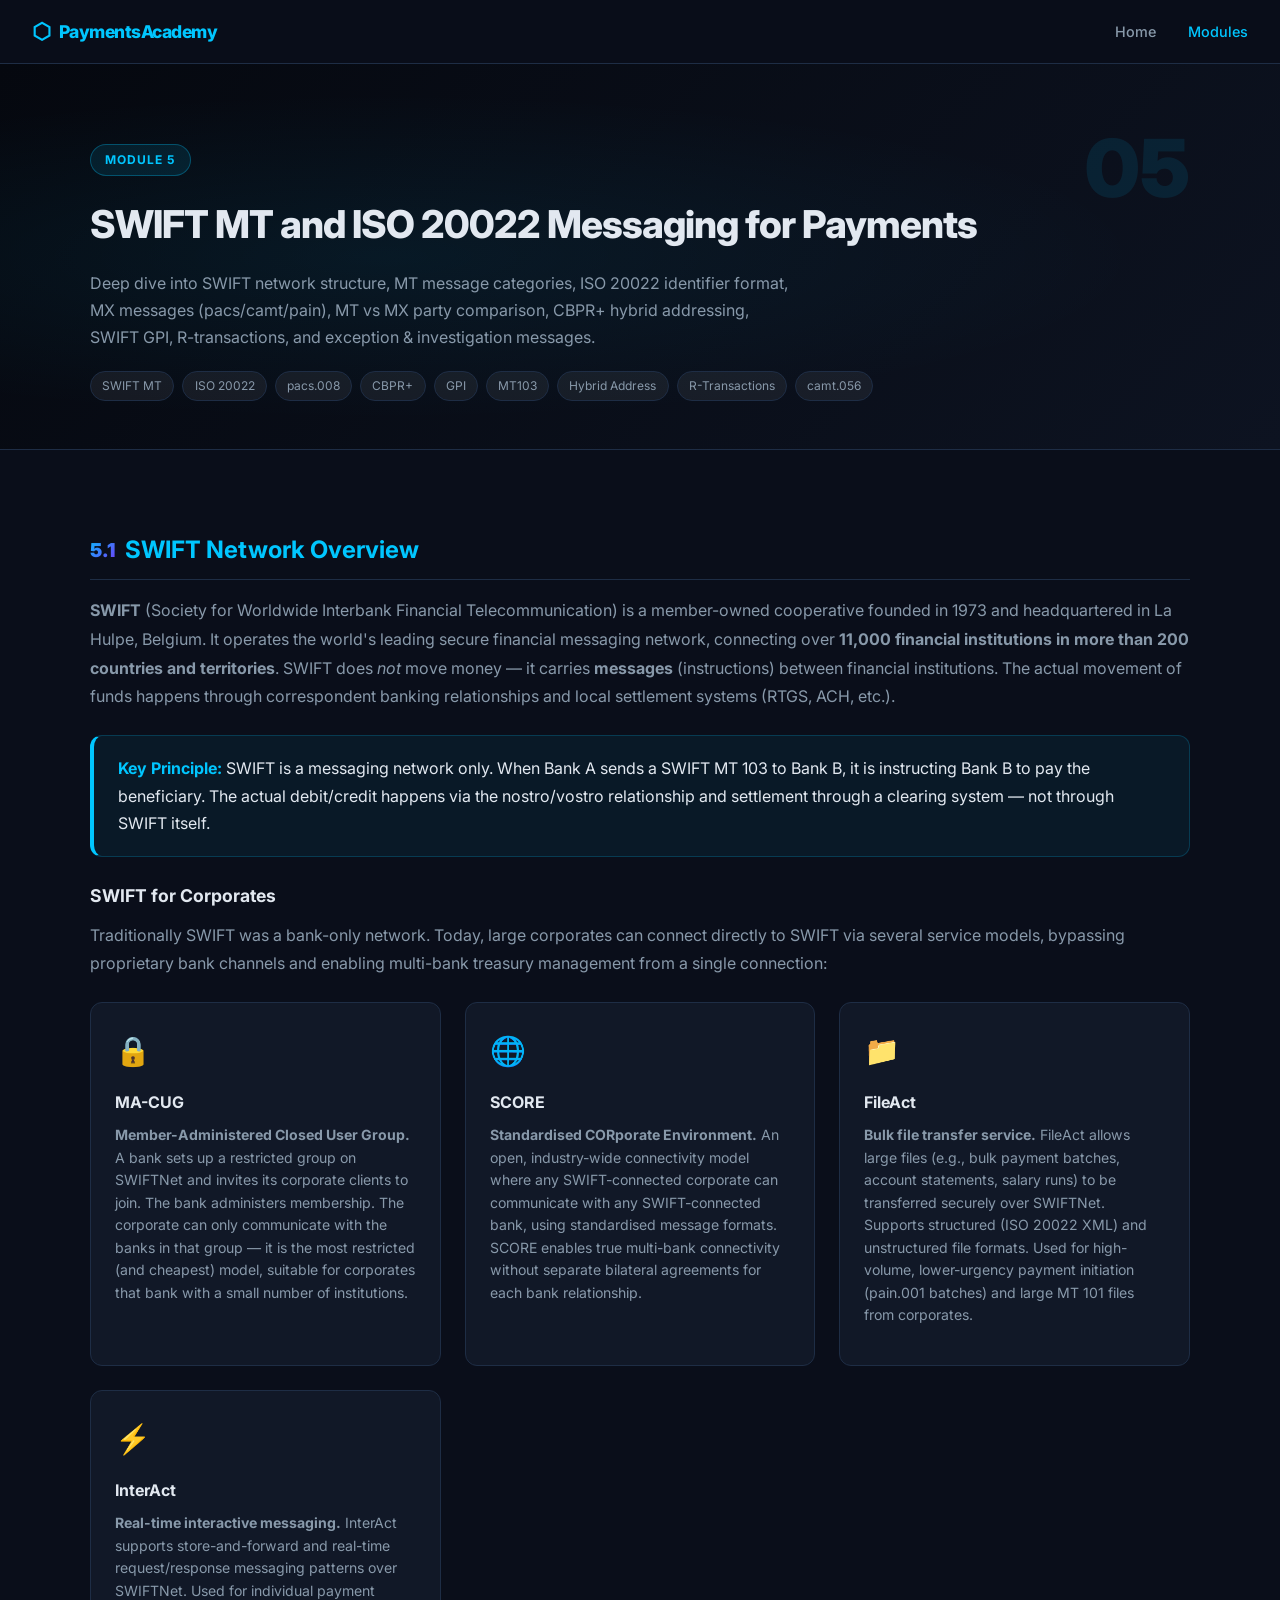
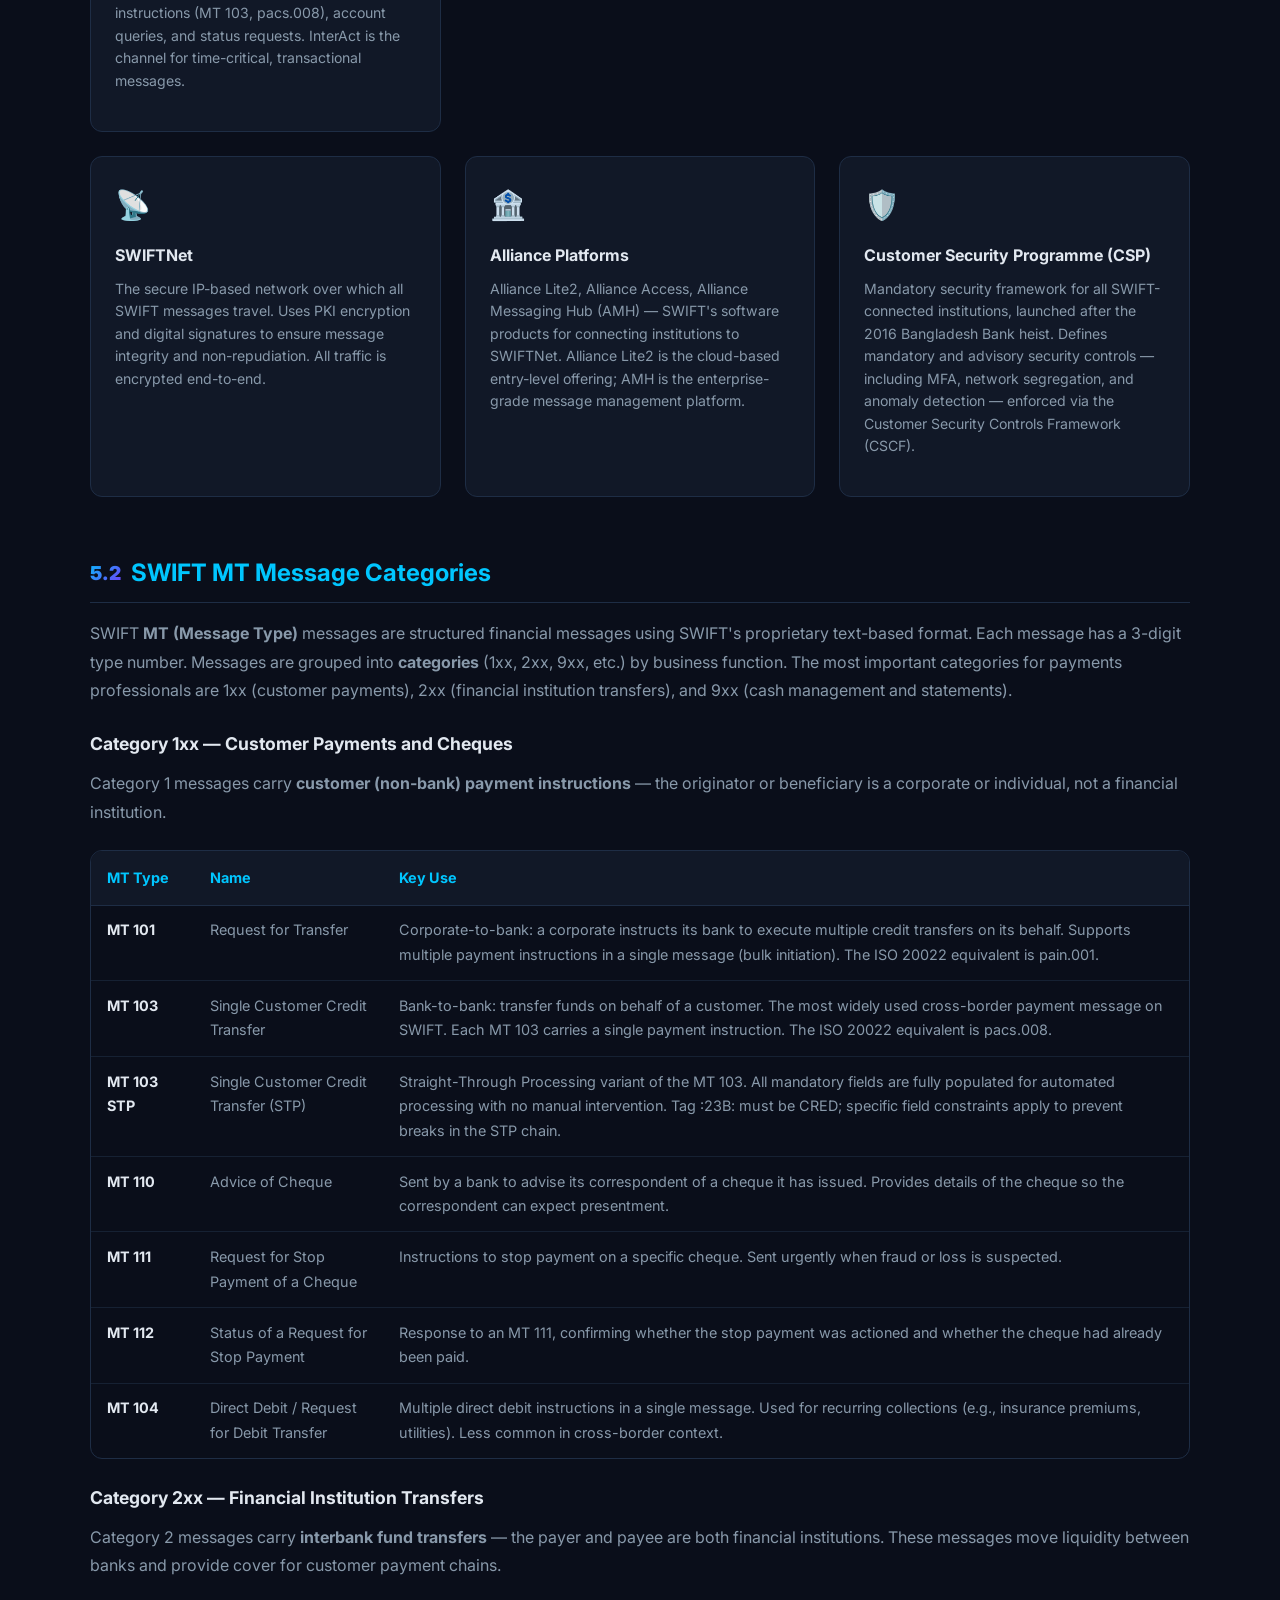
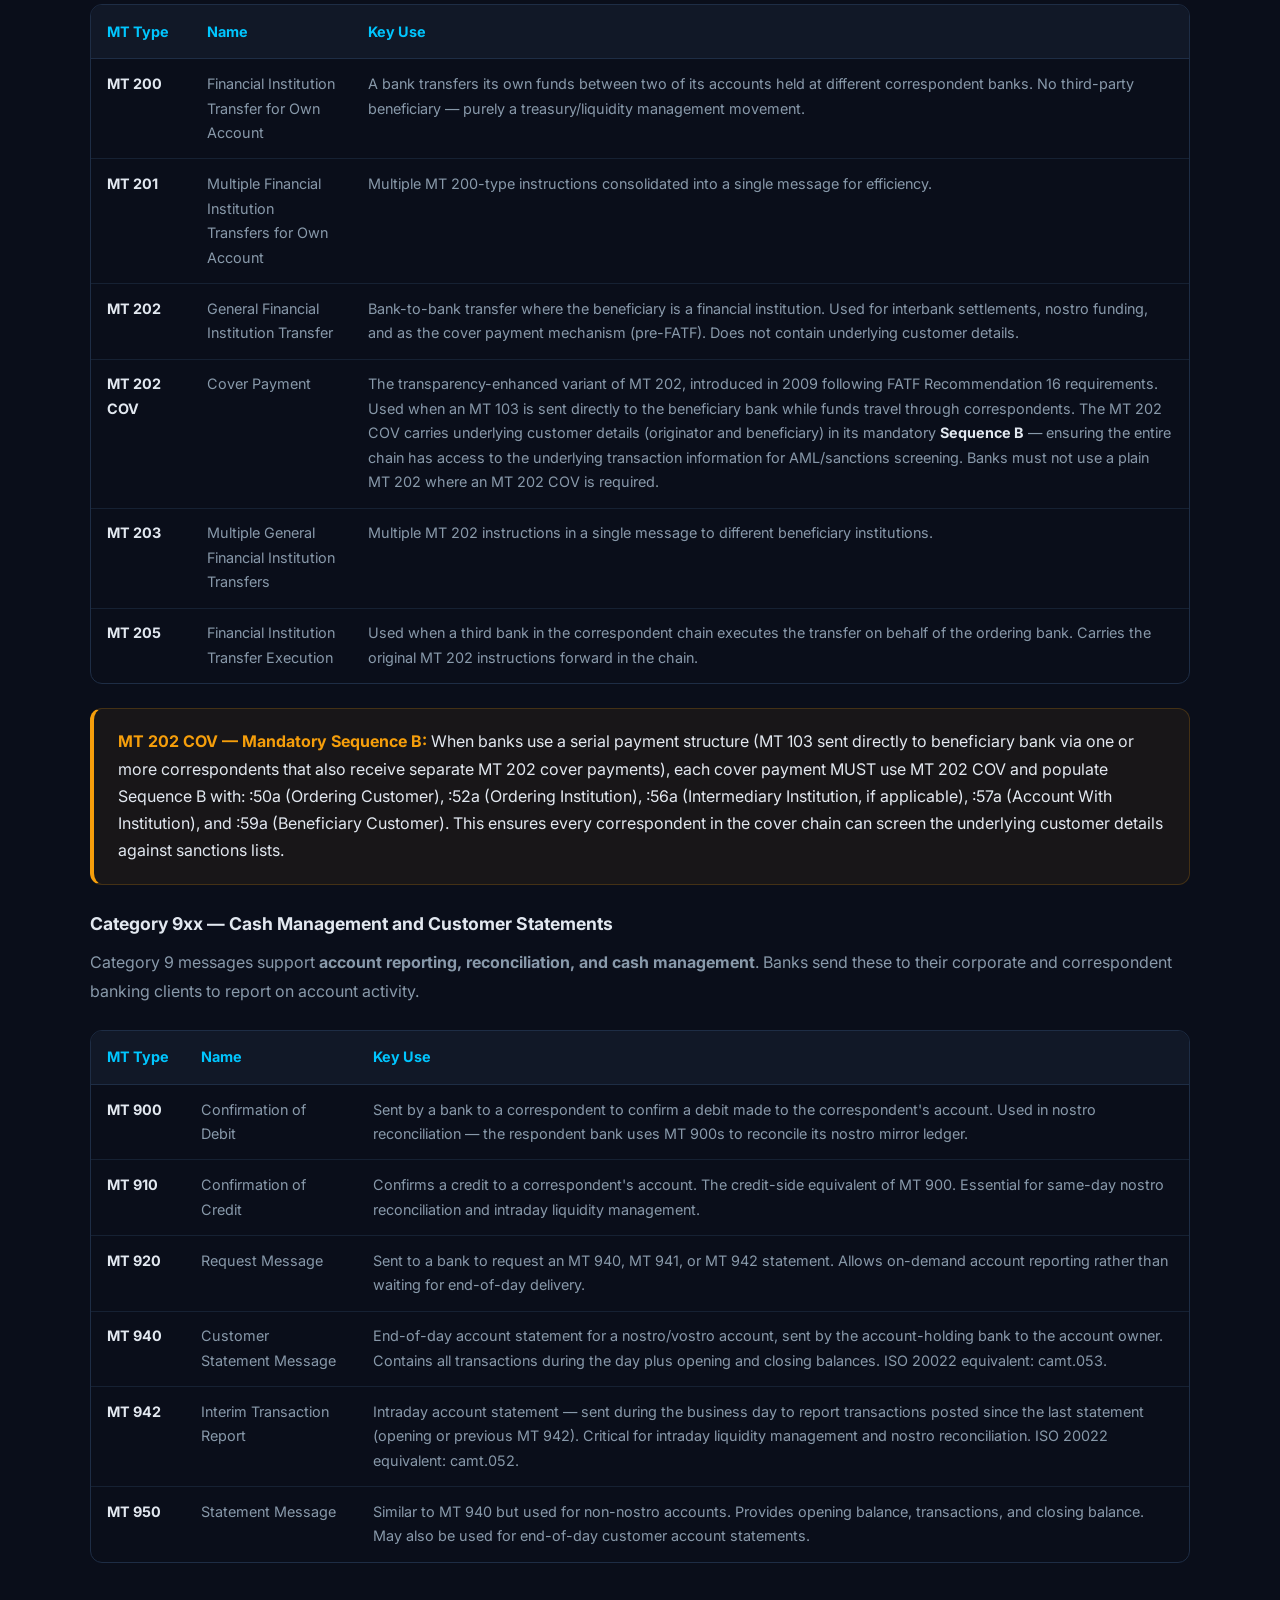
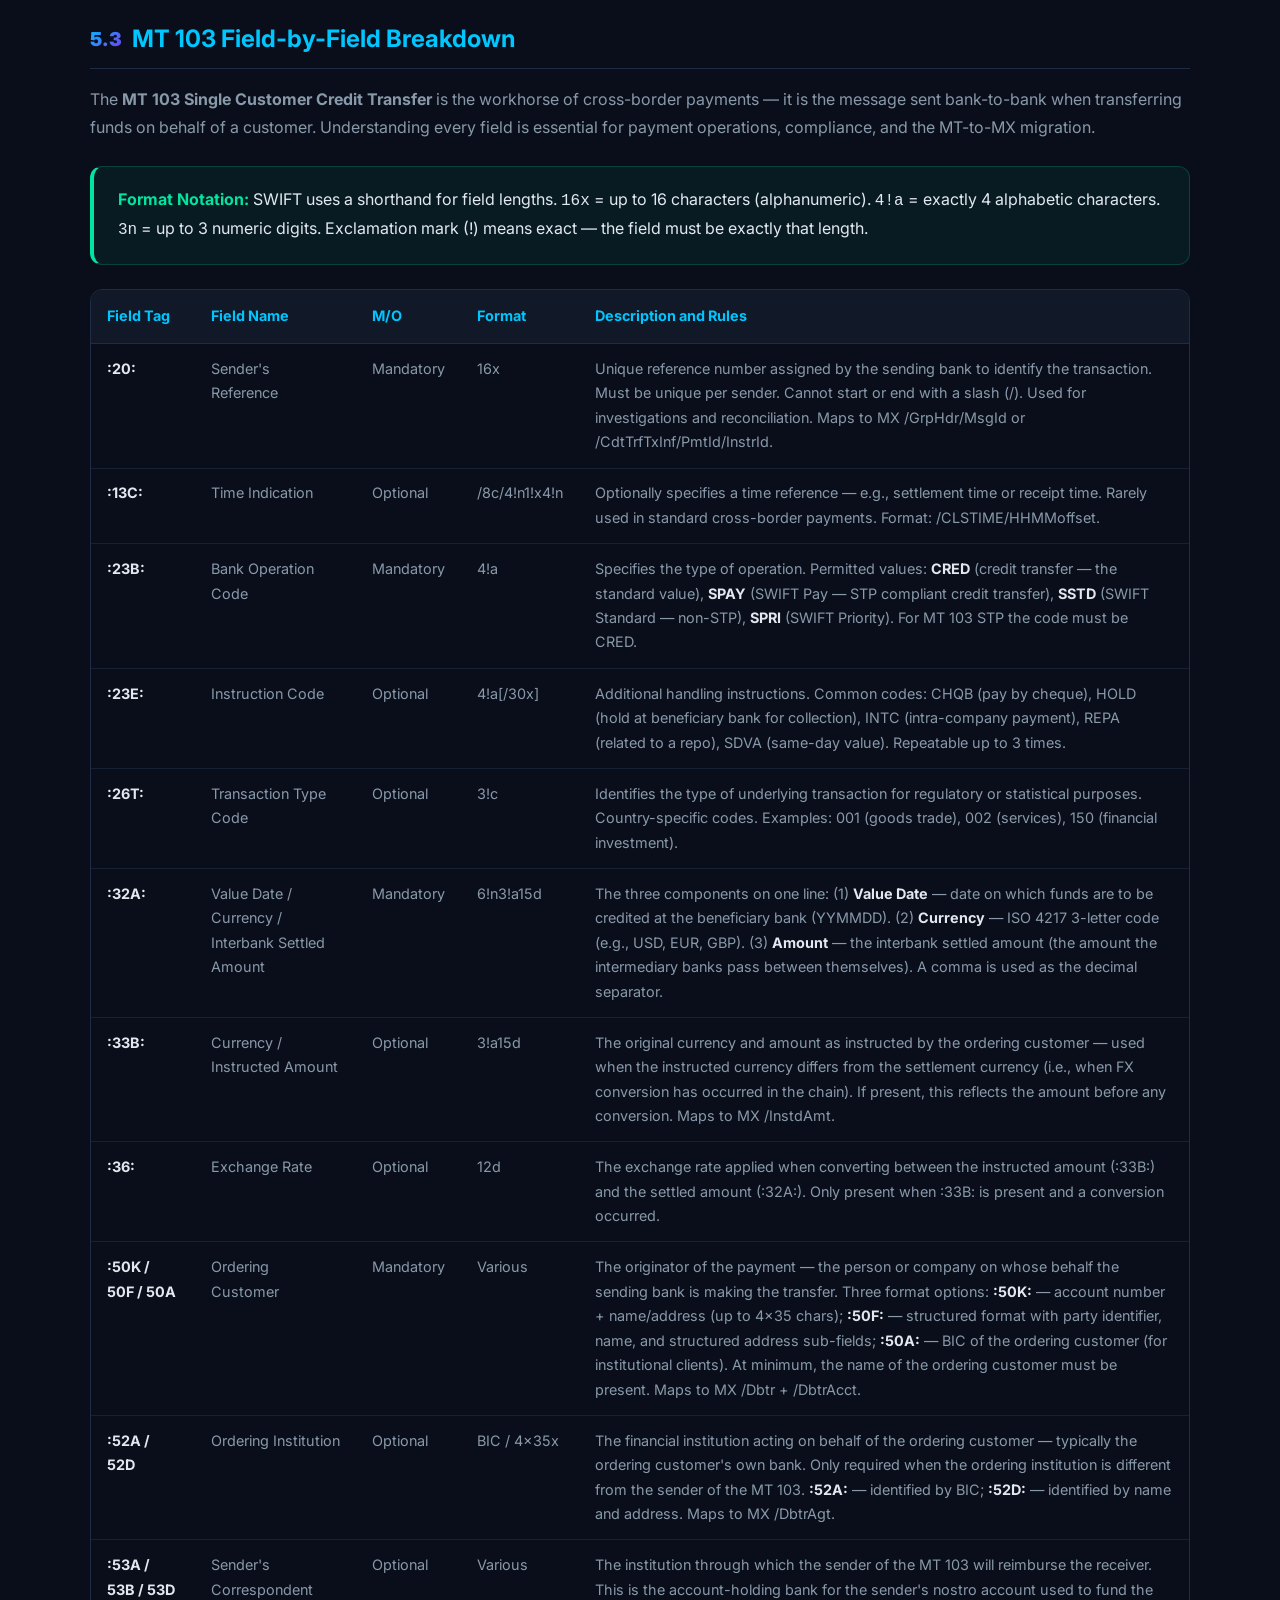
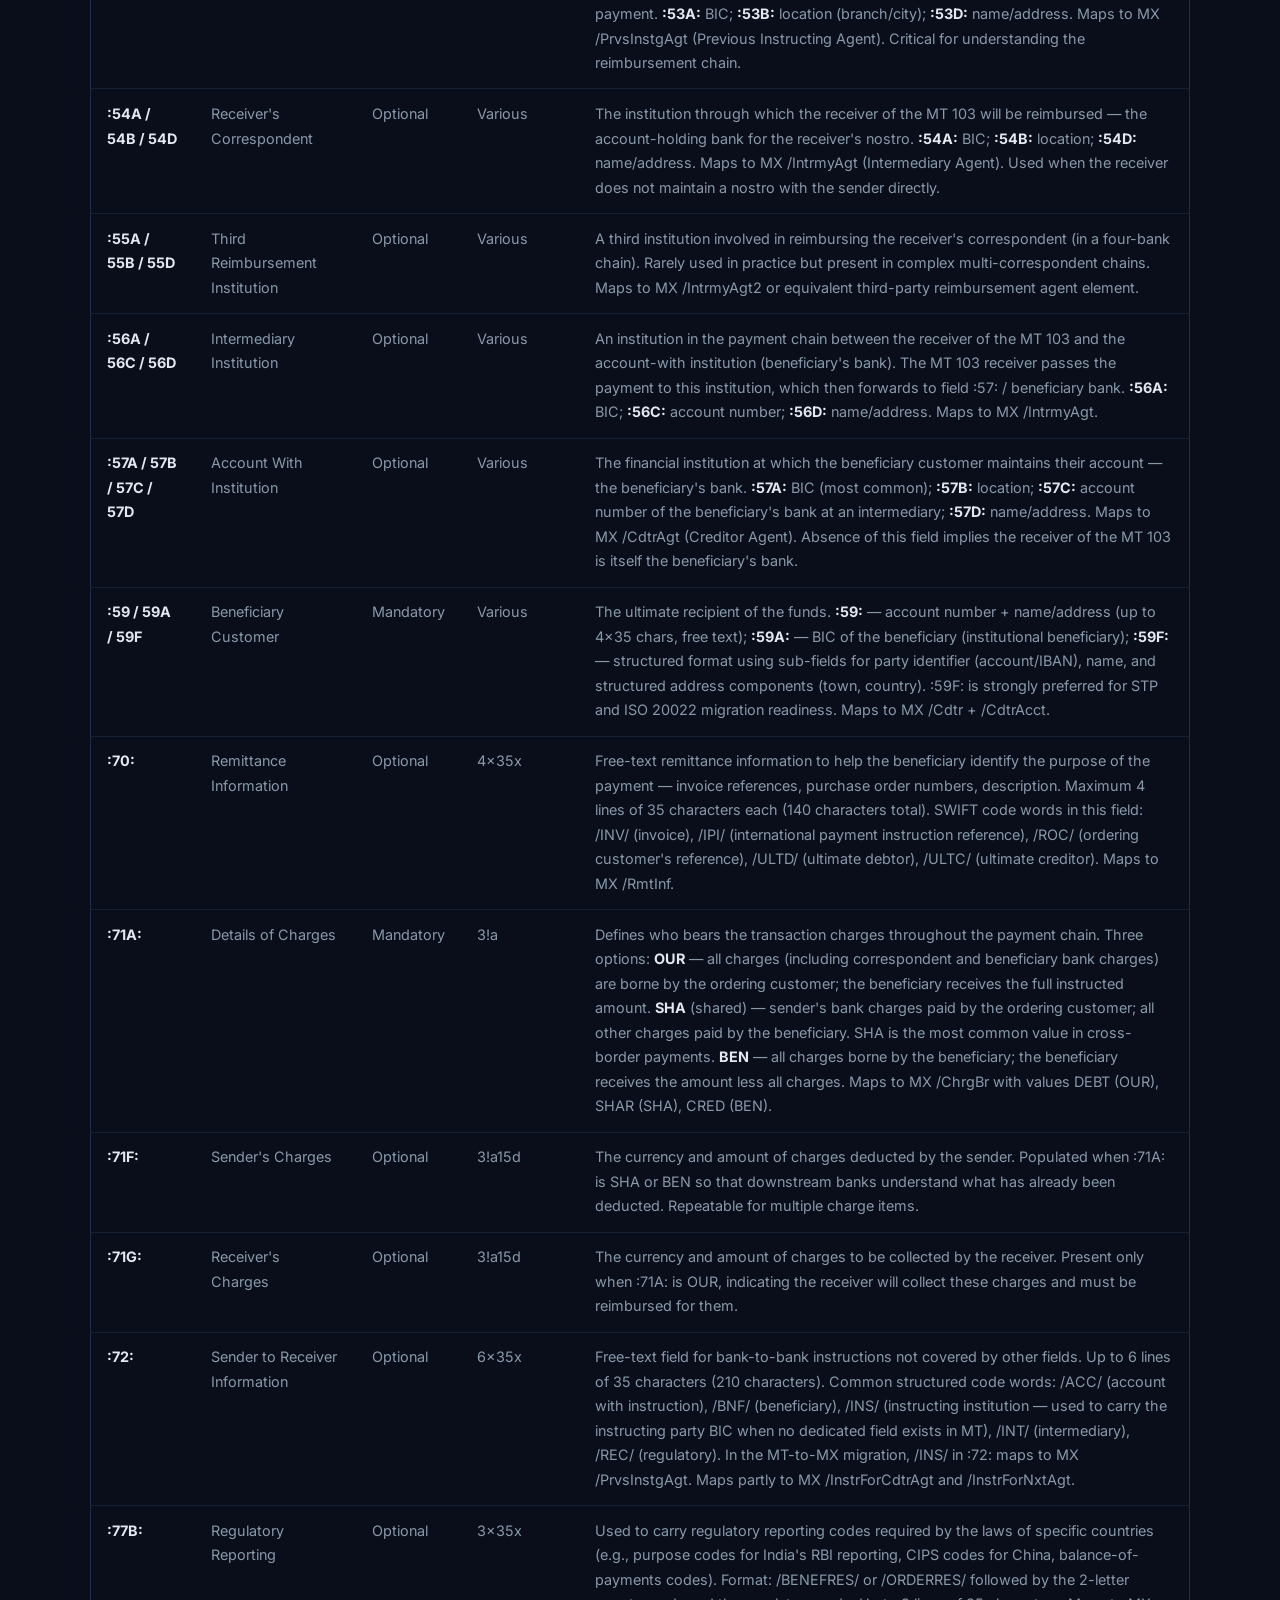
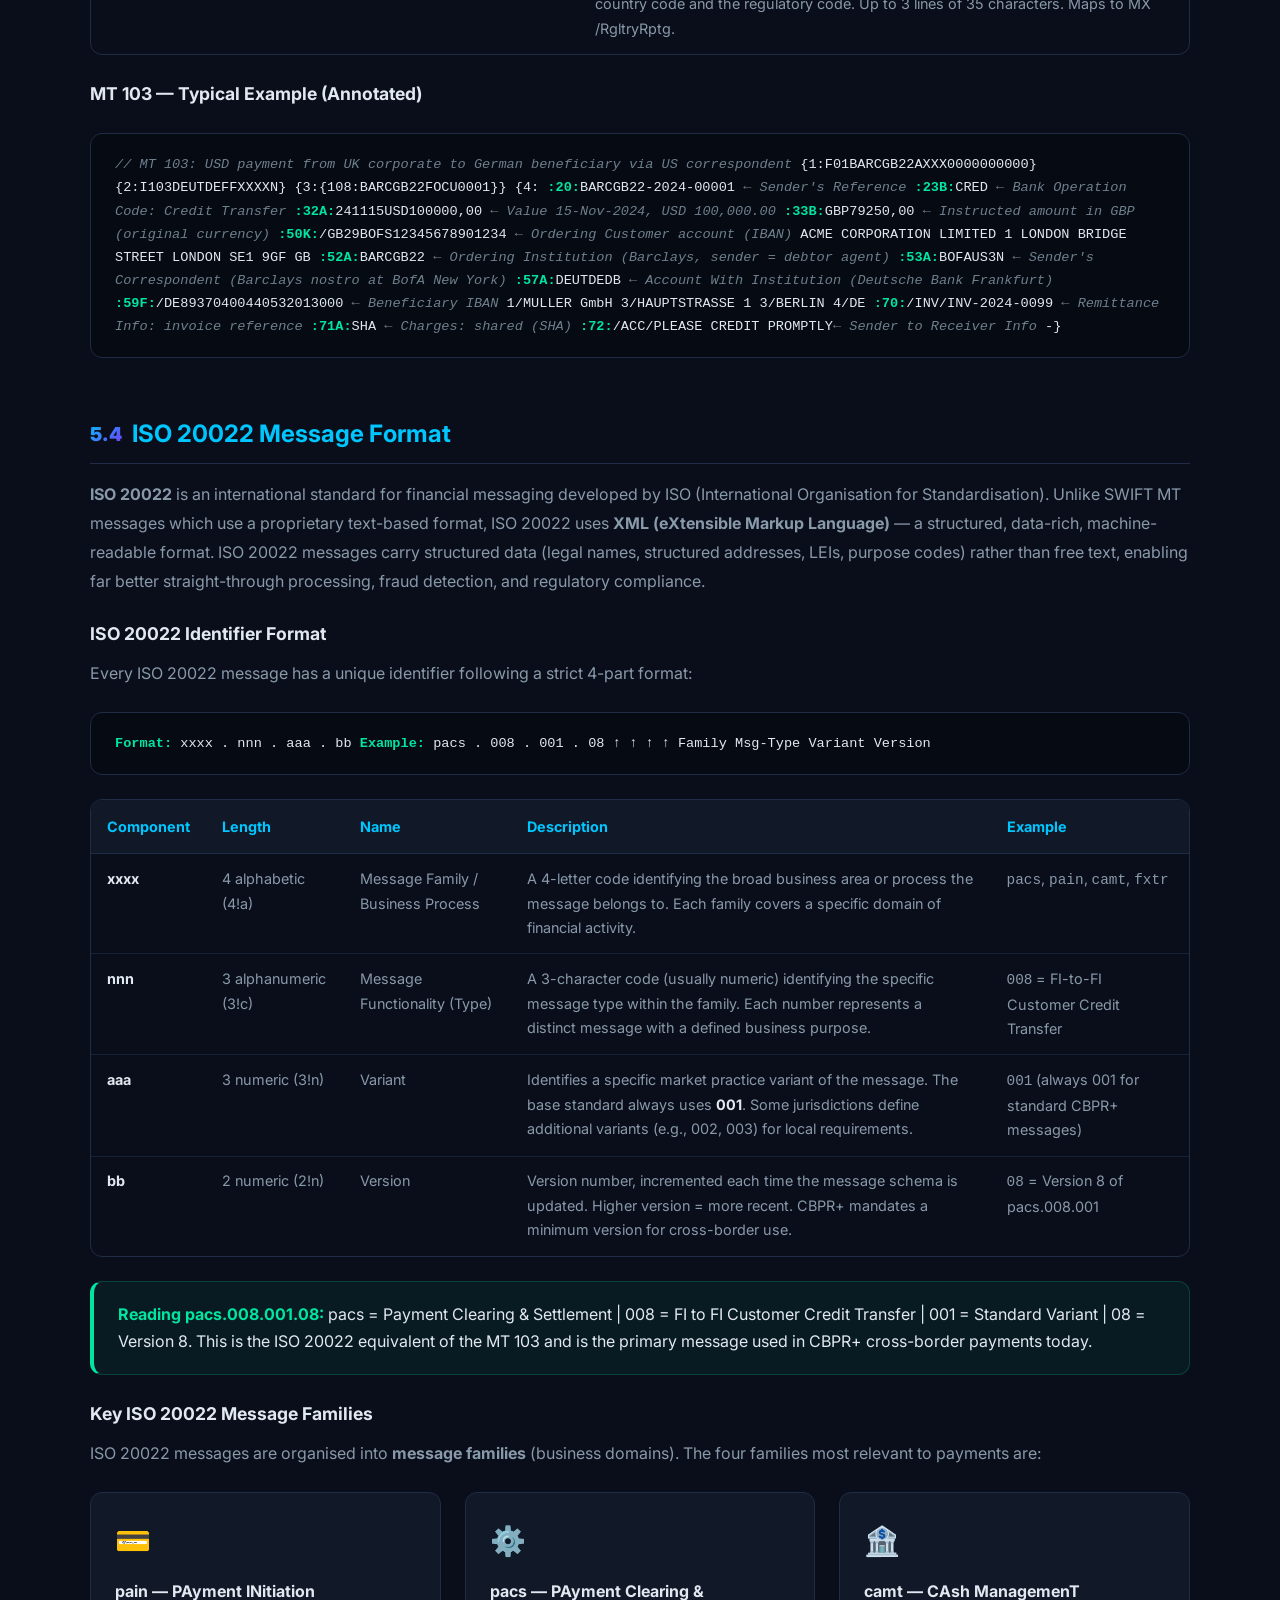
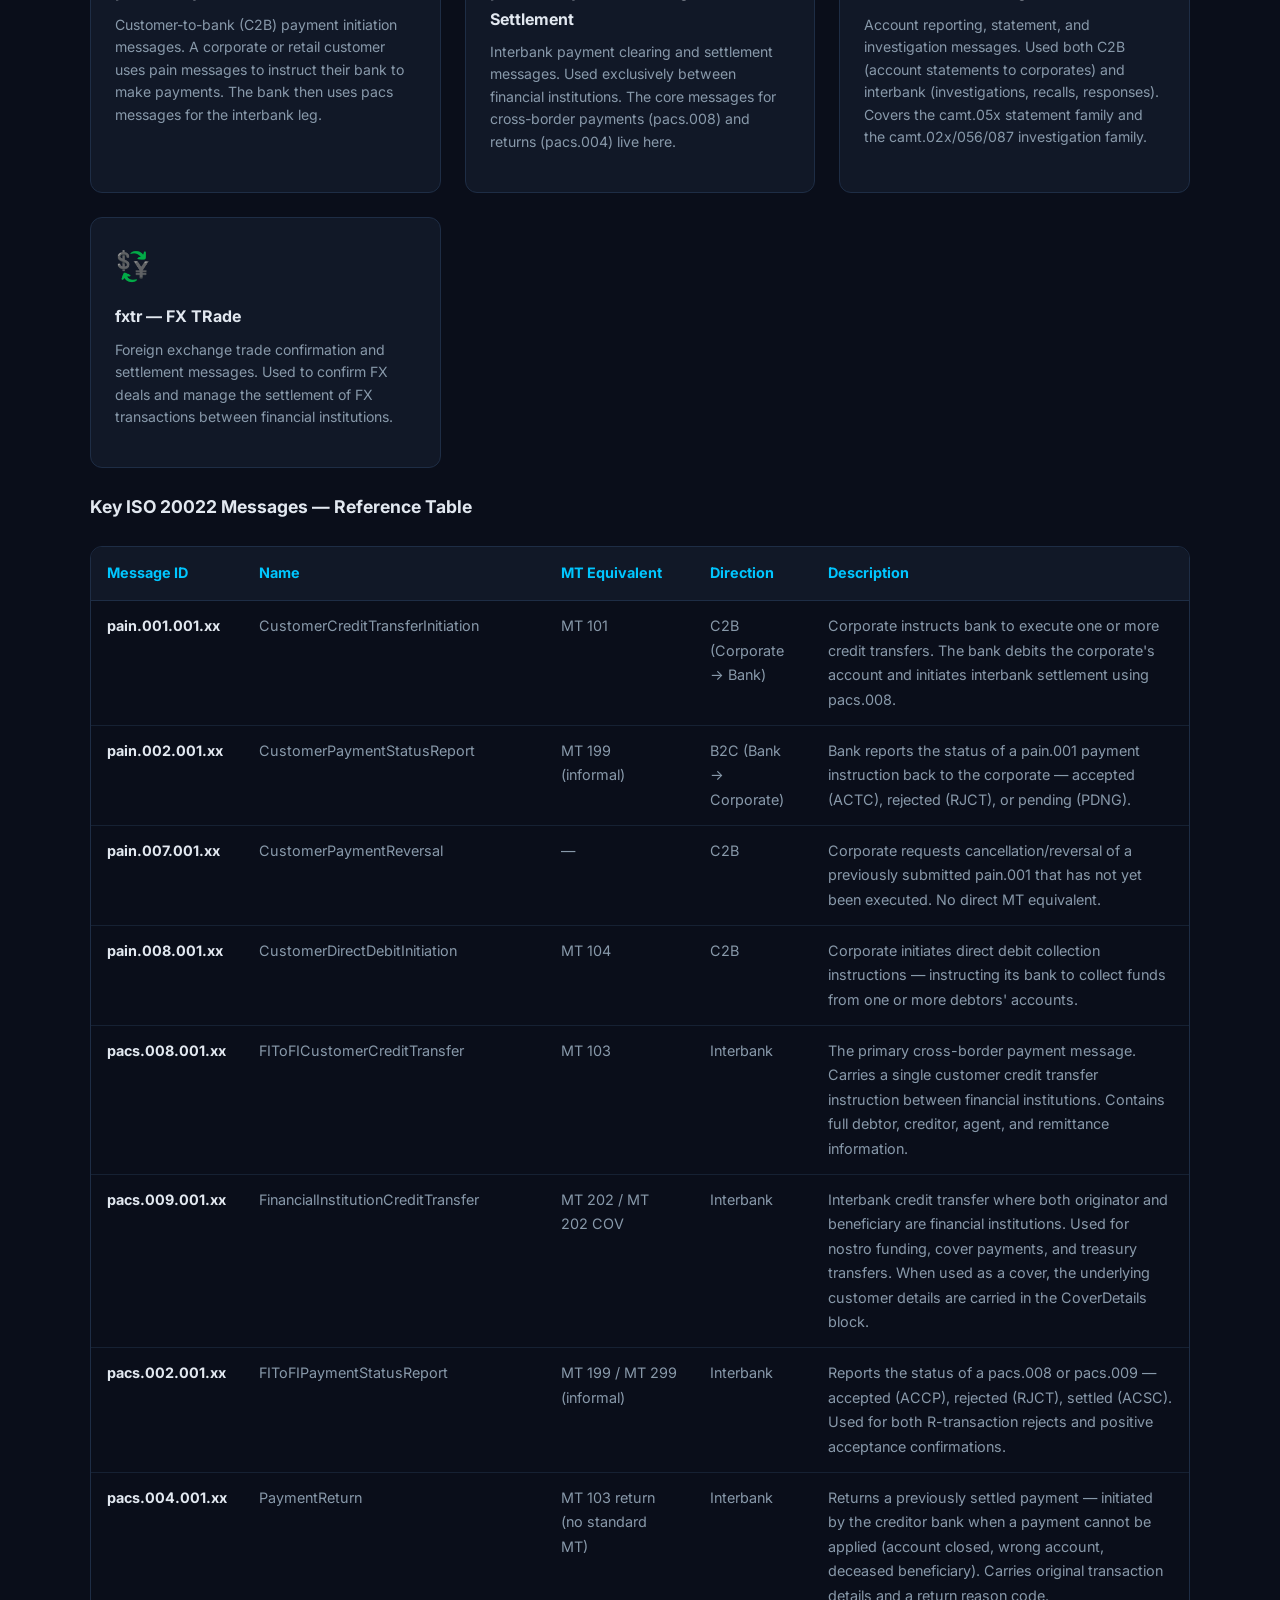
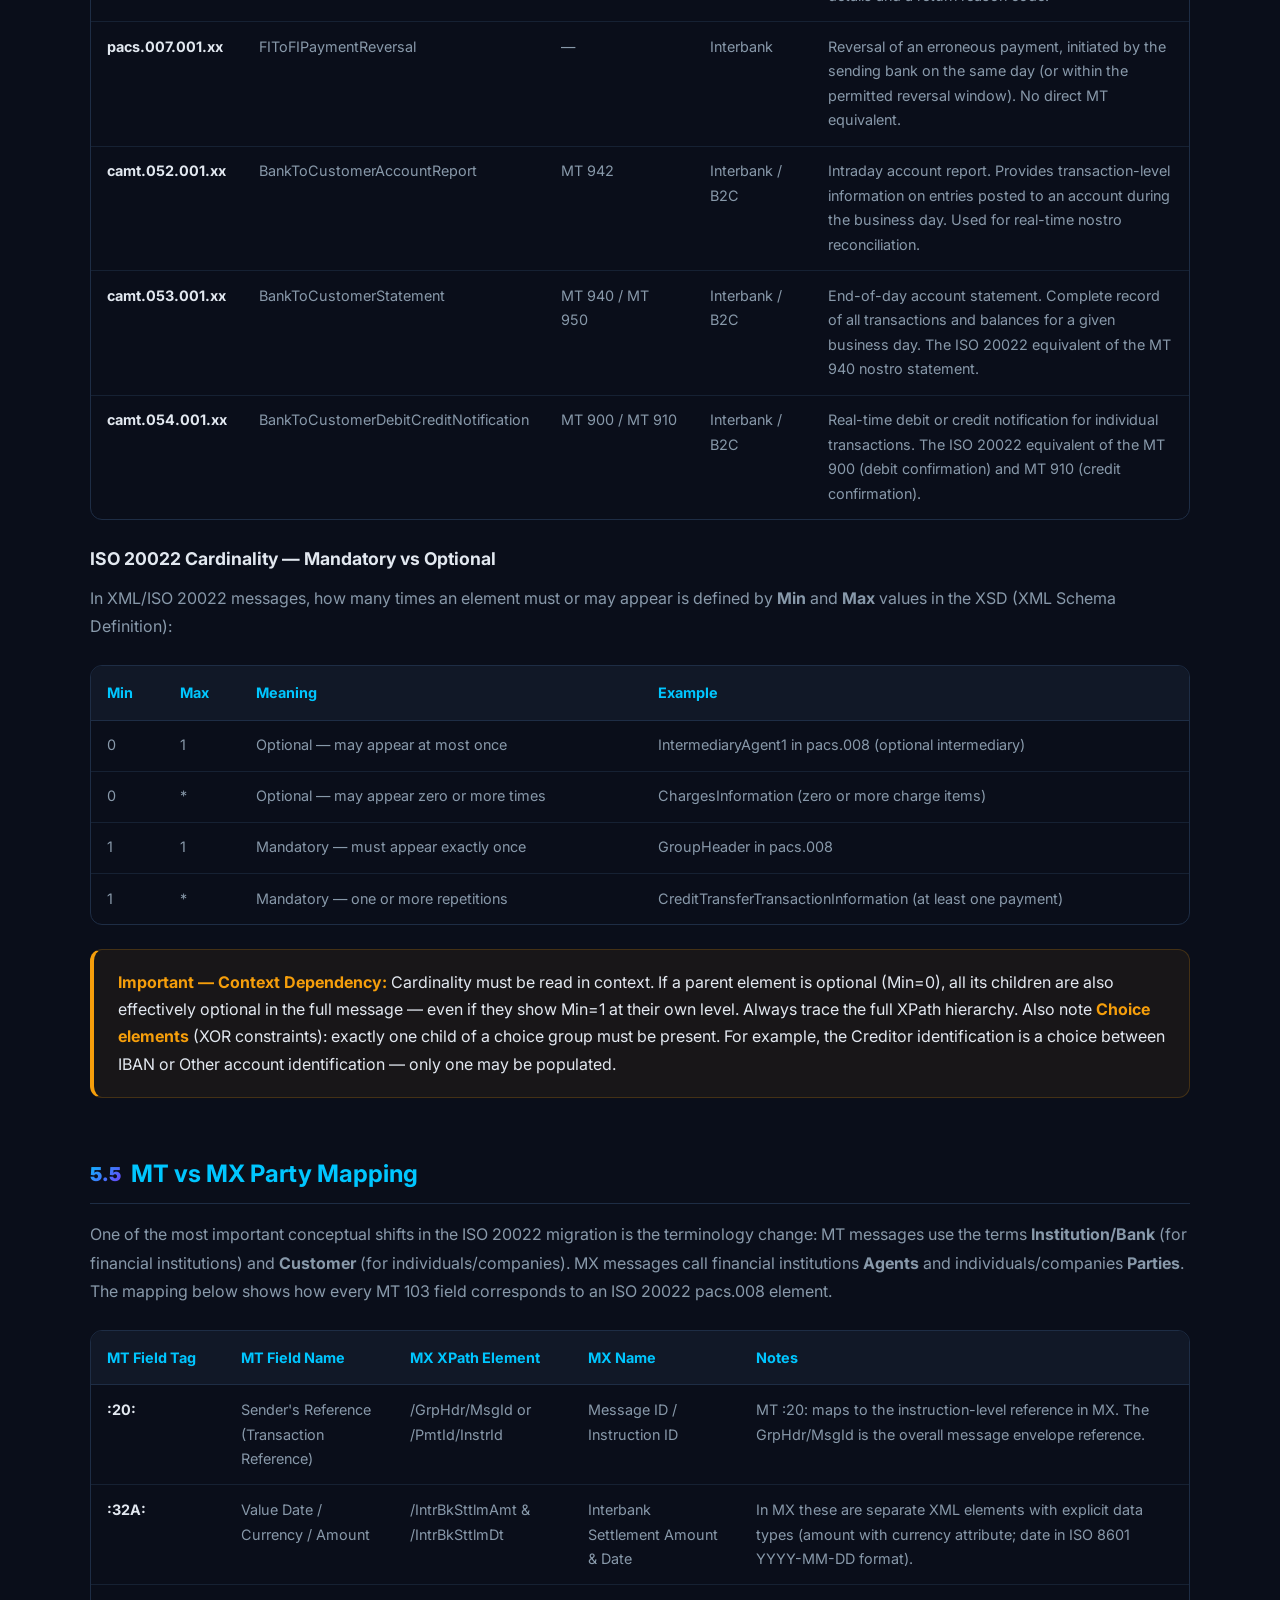
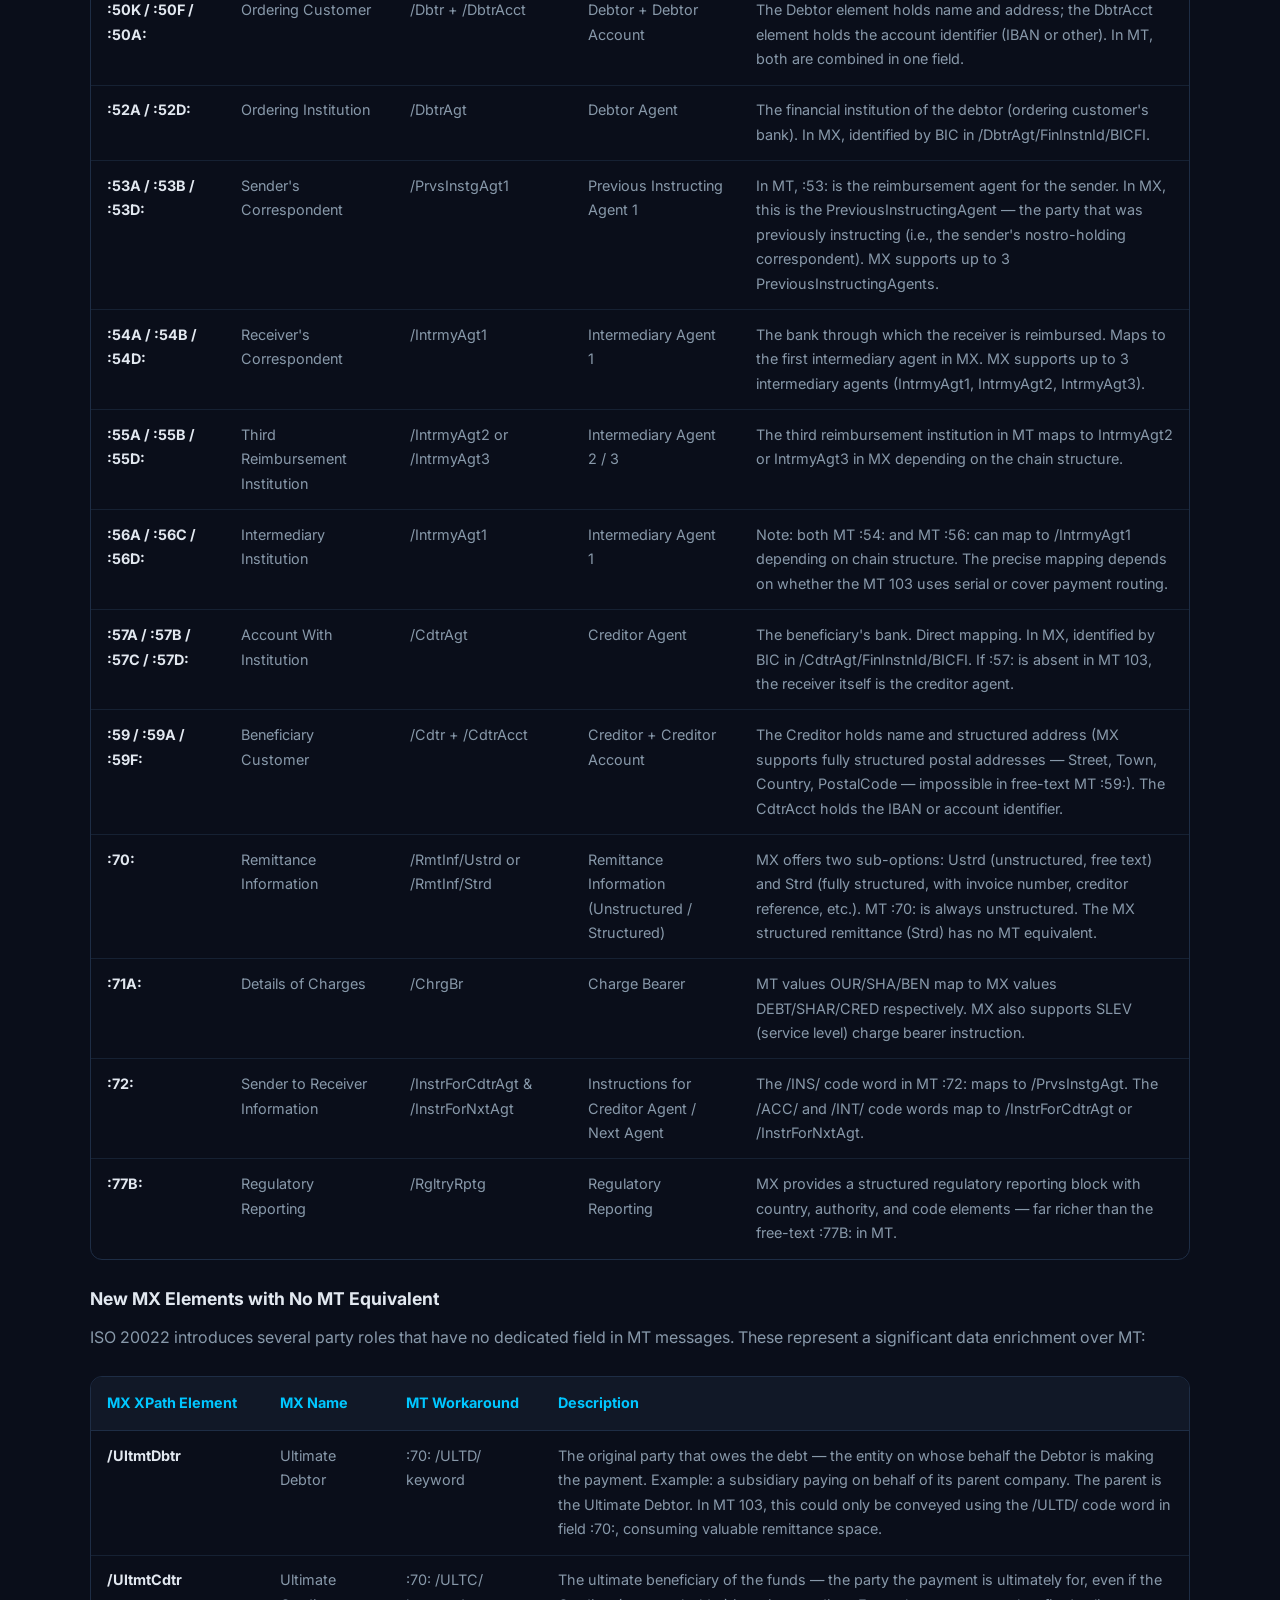
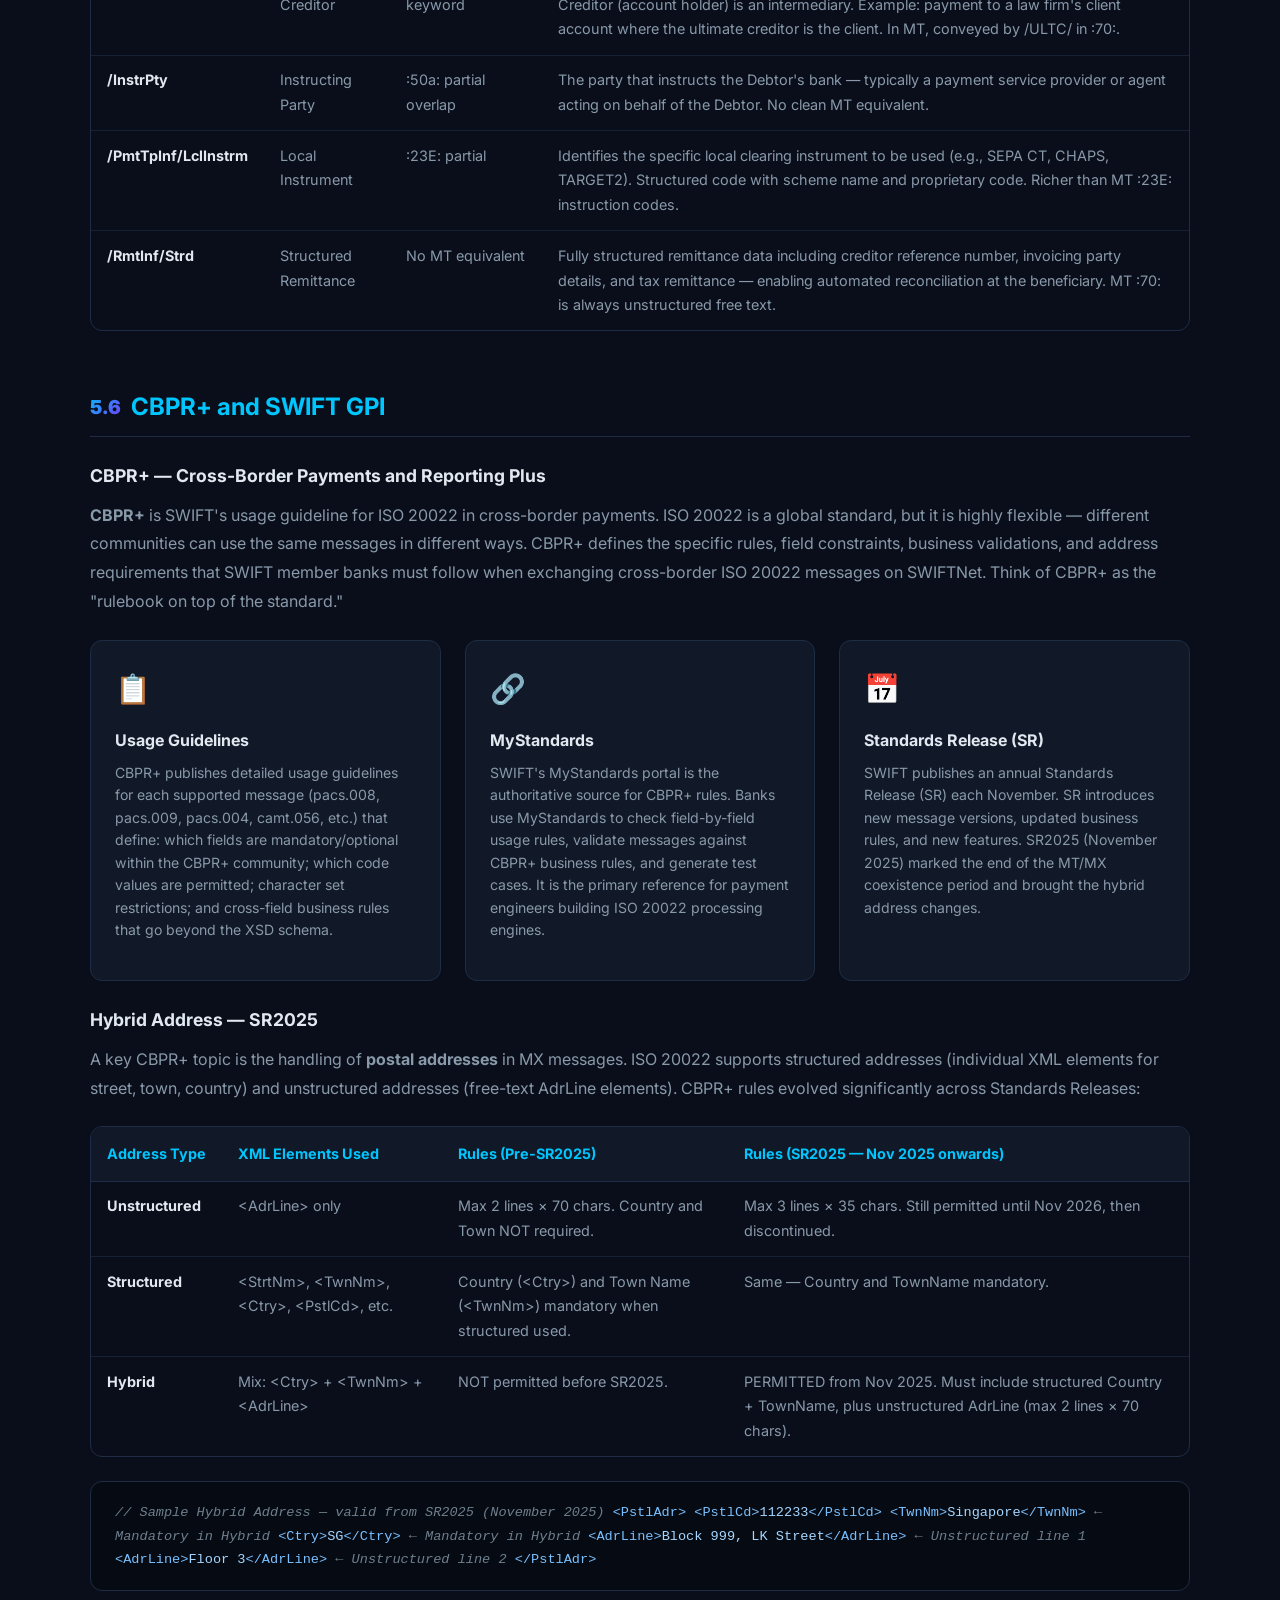
<file: module5.html>
<!DOCTYPE html>
<html lang="en">
<head><meta charset="UTF-8"/><meta name="viewport" content="width=device-width,initial-scale=1.0"/>
<title>Module 5: SWIFT MT &amp; ISO 20022 Messaging — PaymentsAcademy</title>
<link rel="stylesheet" href="styles.css"/></head>
<body>
<nav class="navbar" id="navbar"><div class="nav-inner"><a href="index.html" class="nav-logo"><span class="logo-icon">⬡</span>PaymentsAcademy</a><button class="hamburger" id="hamburger">&#9776;</button><ul class="nav-links" id="nav-links"><li><a href="index.html">Home</a></li><li><a href="modules.html" class="active">Modules</a></li></ul></div></nav>
<div class="module-hero"><div class="module-hero-inner"><div class="module-num">05</div><div class="module-tag">Module 5</div><h1>SWIFT MT and ISO 20022 Messaging for Payments</h1><p>Deep dive into SWIFT network structure, MT message categories, ISO 20022 identifier format, MX messages (pacs/camt/pain), MT vs MX party comparison, CBPR+ hybrid addressing, SWIFT GPI, R-transactions, and exception &amp; investigation messages.</p><div class="module-tags"><span>SWIFT MT</span><span>ISO 20022</span><span>pacs.008</span><span>CBPR+</span><span>GPI</span><span>MT103</span><span>Hybrid Address</span><span>R-Transactions</span><span>camt.056</span></div></div></div>
<section class="section"><div class="container">

  <!-- 5.1 SWIFT Network Overview -->
  <div class="topic-section fade-in">
    <h2><span class="t-num">5.1</span> SWIFT Network Overview</h2>
    <p><strong>SWIFT</strong> (Society for Worldwide Interbank Financial Telecommunication) is a member-owned cooperative founded in 1973 and headquartered in La Hulpe, Belgium. It operates the world's leading secure financial messaging network, connecting over <strong>11,000 financial institutions in more than 200 countries and territories</strong>. SWIFT does <em>not</em> move money — it carries <strong>messages</strong> (instructions) between financial institutions. The actual movement of funds happens through correspondent banking relationships and local settlement systems (RTGS, ACH, etc.).</p>

    <div class="highlight-box"><strong>Key Principle:</strong> SWIFT is a messaging network only. When Bank A sends a SWIFT MT 103 to Bank B, it is instructing Bank B to pay the beneficiary. The actual debit/credit happens via the nostro/vostro relationship and settlement through a clearing system — not through SWIFT itself.</div>

    <h3>SWIFT for Corporates</h3>
    <p>Traditionally SWIFT was a bank-only network. Today, large corporates can connect directly to SWIFT via several service models, bypassing proprietary bank channels and enabling multi-bank treasury management from a single connection:</p>

    <div class="cards-grid">
      <div class="info-card"><div class="ic-icon">🔒</div><h4>MA-CUG</h4><p><strong>Member-Administered Closed User Group.</strong> A bank sets up a restricted group on SWIFTNet and invites its corporate clients to join. The bank administers membership. The corporate can only communicate with the banks in that group — it is the most restricted (and cheapest) model, suitable for corporates that bank with a small number of institutions.</p></div>
      <div class="info-card"><div class="ic-icon">🌐</div><h4>SCORE</h4><p><strong>Standardised CORporate Environment.</strong> An open, industry-wide connectivity model where any SWIFT-connected corporate can communicate with any SWIFT-connected bank, using standardised message formats. SCORE enables true multi-bank connectivity without separate bilateral agreements for each bank relationship.</p></div>
      <div class="info-card"><div class="ic-icon">📁</div><h4>FileAct</h4><p><strong>Bulk file transfer service.</strong> FileAct allows large files (e.g., bulk payment batches, account statements, salary runs) to be transferred securely over SWIFTNet. Supports structured (ISO 20022 XML) and unstructured file formats. Used for high-volume, lower-urgency payment initiation (pain.001 batches) and large MT 101 files from corporates.</p></div>
      <div class="info-card"><div class="ic-icon">⚡</div><h4>InterAct</h4><p><strong>Real-time interactive messaging.</strong> InterAct supports store-and-forward and real-time request/response messaging patterns over SWIFTNet. Used for individual payment instructions (MT 103, pacs.008), account queries, and status requests. InterAct is the channel for time-critical, transactional messages.</p></div>
    </div>

    <div class="cards-grid">
      <div class="info-card"><div class="ic-icon">📡</div><h4>SWIFTNet</h4><p>The secure IP-based network over which all SWIFT messages travel. Uses PKI encryption and digital signatures to ensure message integrity and non-repudiation. All traffic is encrypted end-to-end.</p></div>
      <div class="info-card"><div class="ic-icon">🏦</div><h4>Alliance Platforms</h4><p>Alliance Lite2, Alliance Access, Alliance Messaging Hub (AMH) — SWIFT's software products for connecting institutions to SWIFTNet. Alliance Lite2 is the cloud-based entry-level offering; AMH is the enterprise-grade message management platform.</p></div>
      <div class="info-card"><div class="ic-icon">🛡️</div><h4>Customer Security Programme (CSP)</h4><p>Mandatory security framework for all SWIFT-connected institutions, launched after the 2016 Bangladesh Bank heist. Defines mandatory and advisory security controls — including MFA, network segregation, and anomaly detection — enforced via the Customer Security Controls Framework (CSCF).</p></div>
    </div>
  </div>

  <!-- 5.2 SWIFT MT Message Categories -->
  <div class="topic-section fade-in">
    <h2><span class="t-num">5.2</span> SWIFT MT Message Categories</h2>
    <p>SWIFT <strong>MT (Message Type)</strong> messages are structured financial messages using SWIFT's proprietary text-based format. Each message has a 3-digit type number. Messages are grouped into <strong>categories</strong> (1xx, 2xx, 9xx, etc.) by business function. The most important categories for payments professionals are 1xx (customer payments), 2xx (financial institution transfers), and 9xx (cash management and statements).</p>

    <h3>Category 1xx — Customer Payments and Cheques</h3>
    <p>Category 1 messages carry <strong>customer (non-bank) payment instructions</strong> — the originator or beneficiary is a corporate or individual, not a financial institution.</p>
    <div class="table-wrap"><table><thead><tr><th>MT Type</th><th>Name</th><th>Key Use</th></tr></thead><tbody>
      <tr><td><strong>MT 101</strong></td><td>Request for Transfer</td><td>Corporate-to-bank: a corporate instructs its bank to execute multiple credit transfers on its behalf. Supports multiple payment instructions in a single message (bulk initiation). The ISO 20022 equivalent is pain.001.</td></tr>
      <tr><td><strong>MT 103</strong></td><td>Single Customer Credit Transfer</td><td>Bank-to-bank: transfer funds on behalf of a customer. The most widely used cross-border payment message on SWIFT. Each MT 103 carries a single payment instruction. The ISO 20022 equivalent is pacs.008.</td></tr>
      <tr><td><strong>MT 103 STP</strong></td><td>Single Customer Credit Transfer (STP)</td><td>Straight-Through Processing variant of the MT 103. All mandatory fields are fully populated for automated processing with no manual intervention. Tag :23B: must be CRED; specific field constraints apply to prevent breaks in the STP chain.</td></tr>
      <tr><td><strong>MT 110</strong></td><td>Advice of Cheque</td><td>Sent by a bank to advise its correspondent of a cheque it has issued. Provides details of the cheque so the correspondent can expect presentment.</td></tr>
      <tr><td><strong>MT 111</strong></td><td>Request for Stop Payment of a Cheque</td><td>Instructions to stop payment on a specific cheque. Sent urgently when fraud or loss is suspected.</td></tr>
      <tr><td><strong>MT 112</strong></td><td>Status of a Request for Stop Payment</td><td>Response to an MT 111, confirming whether the stop payment was actioned and whether the cheque had already been paid.</td></tr>
      <tr><td><strong>MT 104</strong></td><td>Direct Debit / Request for Debit Transfer</td><td>Multiple direct debit instructions in a single message. Used for recurring collections (e.g., insurance premiums, utilities). Less common in cross-border context.</td></tr>
    </tbody></table></div>

    <h3>Category 2xx — Financial Institution Transfers</h3>
    <p>Category 2 messages carry <strong>interbank fund transfers</strong> — the payer and payee are both financial institutions. These messages move liquidity between banks and provide cover for customer payment chains.</p>
    <div class="table-wrap"><table><thead><tr><th>MT Type</th><th>Name</th><th>Key Use</th></tr></thead><tbody>
      <tr><td><strong>MT 200</strong></td><td>Financial Institution Transfer for Own Account</td><td>A bank transfers its own funds between two of its accounts held at different correspondent banks. No third-party beneficiary — purely a treasury/liquidity management movement.</td></tr>
      <tr><td><strong>MT 201</strong></td><td>Multiple Financial Institution Transfers for Own Account</td><td>Multiple MT 200-type instructions consolidated into a single message for efficiency.</td></tr>
      <tr><td><strong>MT 202</strong></td><td>General Financial Institution Transfer</td><td>Bank-to-bank transfer where the beneficiary is a financial institution. Used for interbank settlements, nostro funding, and as the cover payment mechanism (pre-FATF). Does not contain underlying customer details.</td></tr>
      <tr><td><strong>MT 202 COV</strong></td><td>Cover Payment</td><td>The transparency-enhanced variant of MT 202, introduced in 2009 following FATF Recommendation 16 requirements. Used when an MT 103 is sent directly to the beneficiary bank while funds travel through correspondents. The MT 202 COV carries underlying customer details (originator and beneficiary) in its mandatory <strong>Sequence B</strong> — ensuring the entire chain has access to the underlying transaction information for AML/sanctions screening. Banks must not use a plain MT 202 where an MT 202 COV is required.</td></tr>
      <tr><td><strong>MT 203</strong></td><td>Multiple General Financial Institution Transfers</td><td>Multiple MT 202 instructions in a single message to different beneficiary institutions.</td></tr>
      <tr><td><strong>MT 205</strong></td><td>Financial Institution Transfer Execution</td><td>Used when a third bank in the correspondent chain executes the transfer on behalf of the ordering bank. Carries the original MT 202 instructions forward in the chain.</td></tr>
    </tbody></table></div>

    <div class="highlight-box gold"><strong>MT 202 COV — Mandatory Sequence B:</strong> When banks use a serial payment structure (MT 103 sent directly to beneficiary bank via one or more correspondents that also receive separate MT 202 cover payments), each cover payment MUST use MT 202 COV and populate Sequence B with: :50a (Ordering Customer), :52a (Ordering Institution), :56a (Intermediary Institution, if applicable), :57a (Account With Institution), and :59a (Beneficiary Customer). This ensures every correspondent in the cover chain can screen the underlying customer details against sanctions lists.</div>

    <h3>Category 9xx — Cash Management and Customer Statements</h3>
    <p>Category 9 messages support <strong>account reporting, reconciliation, and cash management</strong>. Banks send these to their corporate and correspondent banking clients to report on account activity.</p>
    <div class="table-wrap"><table><thead><tr><th>MT Type</th><th>Name</th><th>Key Use</th></tr></thead><tbody>
      <tr><td><strong>MT 900</strong></td><td>Confirmation of Debit</td><td>Sent by a bank to a correspondent to confirm a debit made to the correspondent's account. Used in nostro reconciliation — the respondent bank uses MT 900s to reconcile its nostro mirror ledger.</td></tr>
      <tr><td><strong>MT 910</strong></td><td>Confirmation of Credit</td><td>Confirms a credit to a correspondent's account. The credit-side equivalent of MT 900. Essential for same-day nostro reconciliation and intraday liquidity management.</td></tr>
      <tr><td><strong>MT 920</strong></td><td>Request Message</td><td>Sent to a bank to request an MT 940, MT 941, or MT 942 statement. Allows on-demand account reporting rather than waiting for end-of-day delivery.</td></tr>
      <tr><td><strong>MT 940</strong></td><td>Customer Statement Message</td><td>End-of-day account statement for a nostro/vostro account, sent by the account-holding bank to the account owner. Contains all transactions during the day plus opening and closing balances. ISO 20022 equivalent: camt.053.</td></tr>
      <tr><td><strong>MT 942</strong></td><td>Interim Transaction Report</td><td>Intraday account statement — sent during the business day to report transactions posted since the last statement (opening or previous MT 942). Critical for intraday liquidity management and nostro reconciliation. ISO 20022 equivalent: camt.052.</td></tr>
      <tr><td><strong>MT 950</strong></td><td>Statement Message</td><td>Similar to MT 940 but used for non-nostro accounts. Provides opening balance, transactions, and closing balance. May also be used for end-of-day customer account statements.</td></tr>
    </tbody></table></div>
  </div>

  <!-- 5.3 MT 103 Field-by-Field Breakdown -->
  <div class="topic-section fade-in">
    <h2><span class="t-num">5.3</span> MT 103 Field-by-Field Breakdown</h2>
    <p>The <strong>MT 103 Single Customer Credit Transfer</strong> is the workhorse of cross-border payments — it is the message sent bank-to-bank when transferring funds on behalf of a customer. Understanding every field is essential for payment operations, compliance, and the MT-to-MX migration.</p>

    <div class="highlight-box green"><strong>Format Notation:</strong> SWIFT uses a shorthand for field lengths. <code>16x</code> = up to 16 characters (alphanumeric). <code>4!a</code> = exactly 4 alphabetic characters. <code>3n</code> = up to 3 numeric digits. Exclamation mark (!) means exact — the field must be exactly that length.</div>

    <div class="table-wrap"><table><thead><tr><th>Field Tag</th><th>Field Name</th><th>M/O</th><th>Format</th><th>Description and Rules</th></tr></thead><tbody>
      <tr><td><strong>:20:</strong></td><td>Sender's Reference</td><td>Mandatory</td><td>16x</td><td>Unique reference number assigned by the sending bank to identify the transaction. Must be unique per sender. Cannot start or end with a slash (/). Used for investigations and reconciliation. Maps to MX /GrpHdr/MsgId or /CdtTrfTxInf/PmtId/InstrId.</td></tr>
      <tr><td><strong>:13C:</strong></td><td>Time Indication</td><td>Optional</td><td>/8c/4!n1!x4!n</td><td>Optionally specifies a time reference — e.g., settlement time or receipt time. Rarely used in standard cross-border payments. Format: /CLSTIME/HHMMoffset.</td></tr>
      <tr><td><strong>:23B:</strong></td><td>Bank Operation Code</td><td>Mandatory</td><td>4!a</td><td>Specifies the type of operation. Permitted values: <strong>CRED</strong> (credit transfer — the standard value), <strong>SPAY</strong> (SWIFT Pay — STP compliant credit transfer), <strong>SSTD</strong> (SWIFT Standard — non-STP), <strong>SPRI</strong> (SWIFT Priority). For MT 103 STP the code must be CRED.</td></tr>
      <tr><td><strong>:23E:</strong></td><td>Instruction Code</td><td>Optional</td><td>4!a[/30x]</td><td>Additional handling instructions. Common codes: CHQB (pay by cheque), HOLD (hold at beneficiary bank for collection), INTC (intra-company payment), REPA (related to a repo), SDVA (same-day value). Repeatable up to 3 times.</td></tr>
      <tr><td><strong>:26T:</strong></td><td>Transaction Type Code</td><td>Optional</td><td>3!c</td><td>Identifies the type of underlying transaction for regulatory or statistical purposes. Country-specific codes. Examples: 001 (goods trade), 002 (services), 150 (financial investment).</td></tr>
      <tr><td><strong>:32A:</strong></td><td>Value Date / Currency / Interbank Settled Amount</td><td>Mandatory</td><td>6!n3!a15d</td><td>The three components on one line: (1) <strong>Value Date</strong> — date on which funds are to be credited at the beneficiary bank (YYMMDD). (2) <strong>Currency</strong> — ISO 4217 3-letter code (e.g., USD, EUR, GBP). (3) <strong>Amount</strong> — the interbank settled amount (the amount the intermediary banks pass between themselves). A comma is used as the decimal separator.</td></tr>
      <tr><td><strong>:33B:</strong></td><td>Currency / Instructed Amount</td><td>Optional</td><td>3!a15d</td><td>The original currency and amount as instructed by the ordering customer — used when the instructed currency differs from the settlement currency (i.e., when FX conversion has occurred in the chain). If present, this reflects the amount before any conversion. Maps to MX /InstdAmt.</td></tr>
      <tr><td><strong>:36:</strong></td><td>Exchange Rate</td><td>Optional</td><td>12d</td><td>The exchange rate applied when converting between the instructed amount (:33B:) and the settled amount (:32A:). Only present when :33B: is present and a conversion occurred.</td></tr>
      <tr><td><strong>:50K / 50F / 50A</strong></td><td>Ordering Customer</td><td>Mandatory</td><td>Various</td><td>The originator of the payment — the person or company on whose behalf the sending bank is making the transfer. Three format options: <strong>:50K:</strong> — account number + name/address (up to 4×35 chars); <strong>:50F:</strong> — structured format with party identifier, name, and structured address sub-fields; <strong>:50A:</strong> — BIC of the ordering customer (for institutional clients). At minimum, the name of the ordering customer must be present. Maps to MX /Dbtr + /DbtrAcct.</td></tr>
      <tr><td><strong>:52A / 52D</strong></td><td>Ordering Institution</td><td>Optional</td><td>BIC / 4×35x</td><td>The financial institution acting on behalf of the ordering customer — typically the ordering customer's own bank. Only required when the ordering institution is different from the sender of the MT 103. <strong>:52A:</strong> — identified by BIC; <strong>:52D:</strong> — identified by name and address. Maps to MX /DbtrAgt.</td></tr>
      <tr><td><strong>:53A / 53B / 53D</strong></td><td>Sender's Correspondent</td><td>Optional</td><td>Various</td><td>The institution through which the sender of the MT 103 will reimburse the receiver. This is the account-holding bank for the sender's nostro account used to fund the payment. <strong>:53A:</strong> BIC; <strong>:53B:</strong> location (branch/city); <strong>:53D:</strong> name/address. Maps to MX /PrvsInstgAgt (Previous Instructing Agent). Critical for understanding the reimbursement chain.</td></tr>
      <tr><td><strong>:54A / 54B / 54D</strong></td><td>Receiver's Correspondent</td><td>Optional</td><td>Various</td><td>The institution through which the receiver of the MT 103 will be reimbursed — the account-holding bank for the receiver's nostro. <strong>:54A:</strong> BIC; <strong>:54B:</strong> location; <strong>:54D:</strong> name/address. Maps to MX /IntrmyAgt (Intermediary Agent). Used when the receiver does not maintain a nostro with the sender directly.</td></tr>
      <tr><td><strong>:55A / 55B / 55D</strong></td><td>Third Reimbursement Institution</td><td>Optional</td><td>Various</td><td>A third institution involved in reimbursing the receiver's correspondent (in a four-bank chain). Rarely used in practice but present in complex multi-correspondent chains. Maps to MX /IntrmyAgt2 or equivalent third-party reimbursement agent element.</td></tr>
      <tr><td><strong>:56A / 56C / 56D</strong></td><td>Intermediary Institution</td><td>Optional</td><td>Various</td><td>An institution in the payment chain between the receiver of the MT 103 and the account-with institution (beneficiary's bank). The MT 103 receiver passes the payment to this institution, which then forwards to field :57: / beneficiary bank. <strong>:56A:</strong> BIC; <strong>:56C:</strong> account number; <strong>:56D:</strong> name/address. Maps to MX /IntrmyAgt.</td></tr>
      <tr><td><strong>:57A / 57B / 57C / 57D</strong></td><td>Account With Institution</td><td>Optional</td><td>Various</td><td>The financial institution at which the beneficiary customer maintains their account — the beneficiary's bank. <strong>:57A:</strong> BIC (most common); <strong>:57B:</strong> location; <strong>:57C:</strong> account number of the beneficiary's bank at an intermediary; <strong>:57D:</strong> name/address. Maps to MX /CdtrAgt (Creditor Agent). Absence of this field implies the receiver of the MT 103 is itself the beneficiary's bank.</td></tr>
      <tr><td><strong>:59 / 59A / 59F</strong></td><td>Beneficiary Customer</td><td>Mandatory</td><td>Various</td><td>The ultimate recipient of the funds. <strong>:59:</strong> — account number + name/address (up to 4×35 chars, free text); <strong>:59A:</strong> — BIC of the beneficiary (institutional beneficiary); <strong>:59F:</strong> — structured format using sub-fields for party identifier (account/IBAN), name, and structured address components (town, country). :59F: is strongly preferred for STP and ISO 20022 migration readiness. Maps to MX /Cdtr + /CdtrAcct.</td></tr>
      <tr><td><strong>:70:</strong></td><td>Remittance Information</td><td>Optional</td><td>4×35x</td><td>Free-text remittance information to help the beneficiary identify the purpose of the payment — invoice references, purchase order numbers, description. Maximum 4 lines of 35 characters each (140 characters total). SWIFT code words in this field: /INV/ (invoice), /IPI/ (international payment instruction reference), /ROC/ (ordering customer's reference), /ULTD/ (ultimate debtor), /ULTC/ (ultimate creditor). Maps to MX /RmtInf.</td></tr>
      <tr><td><strong>:71A:</strong></td><td>Details of Charges</td><td>Mandatory</td><td>3!a</td><td>Defines who bears the transaction charges throughout the payment chain. Three options: <strong>OUR</strong> — all charges (including correspondent and beneficiary bank charges) are borne by the ordering customer; the beneficiary receives the full instructed amount. <strong>SHA</strong> (shared) — sender's bank charges paid by the ordering customer; all other charges paid by the beneficiary. SHA is the most common value in cross-border payments. <strong>BEN</strong> — all charges borne by the beneficiary; the beneficiary receives the amount less all charges. Maps to MX /ChrgBr with values DEBT (OUR), SHAR (SHA), CRED (BEN).</td></tr>
      <tr><td><strong>:71F:</strong></td><td>Sender's Charges</td><td>Optional</td><td>3!a15d</td><td>The currency and amount of charges deducted by the sender. Populated when :71A: is SHA or BEN so that downstream banks understand what has already been deducted. Repeatable for multiple charge items.</td></tr>
      <tr><td><strong>:71G:</strong></td><td>Receiver's Charges</td><td>Optional</td><td>3!a15d</td><td>The currency and amount of charges to be collected by the receiver. Present only when :71A: is OUR, indicating the receiver will collect these charges and must be reimbursed for them.</td></tr>
      <tr><td><strong>:72:</strong></td><td>Sender to Receiver Information</td><td>Optional</td><td>6×35x</td><td>Free-text field for bank-to-bank instructions not covered by other fields. Up to 6 lines of 35 characters (210 characters). Common structured code words: /ACC/ (account with instruction), /BNF/ (beneficiary), /INS/ (instructing institution — used to carry the instructing party BIC when no dedicated field exists in MT), /INT/ (intermediary), /REC/ (regulatory). In the MT-to-MX migration, /INS/ in :72: maps to MX /PrvsInstgAgt. Maps partly to MX /InstrForCdtrAgt and /InstrForNxtAgt.</td></tr>
      <tr><td><strong>:77B:</strong></td><td>Regulatory Reporting</td><td>Optional</td><td>3×35x</td><td>Used to carry regulatory reporting codes required by the laws of specific countries (e.g., purpose codes for India's RBI reporting, CIPS codes for China, balance-of-payments codes). Format: /BENEFRES/ or /ORDERRES/ followed by the 2-letter country code and the regulatory code. Up to 3 lines of 35 characters. Maps to MX /RgltryRptg.</td></tr>
    </tbody></table></div>

    <h3>MT 103 — Typical Example (Annotated)</h3>
    <div class="code-block">
<span class="comment">// MT 103: USD payment from UK corporate to German beneficiary via US correspondent</span>
{1:F01BARCGB22AXXX0000000000}
{2:I103DEUTDEFFXXXXN}
{3:{108:BARCGB22FOCU0001}}
{4:
<span class="label">:20:</span>BARCGB22-2024-00001       <span class="comment">← Sender's Reference</span>
<span class="label">:23B:</span>CRED                      <span class="comment">← Bank Operation Code: Credit Transfer</span>
<span class="label">:32A:</span>241115USD100000,00         <span class="comment">← Value 15-Nov-2024, USD 100,000.00</span>
<span class="label">:33B:</span>GBP79250,00                <span class="comment">← Instructed amount in GBP (original currency)</span>
<span class="label">:50K:</span>/GB29BOFS12345678901234    <span class="comment">← Ordering Customer account (IBAN)</span>
ACME CORPORATION LIMITED
1 LONDON BRIDGE STREET
LONDON SE1 9GF GB
<span class="label">:52A:</span>BARCGB22               <span class="comment">← Ordering Institution (Barclays, sender = debtor agent)</span>
<span class="label">:53A:</span>BOFAUS3N               <span class="comment">← Sender's Correspondent (Barclays nostro at BofA New York)</span>
<span class="label">:57A:</span>DEUTDEDB               <span class="comment">← Account With Institution (Deutsche Bank Frankfurt)</span>
<span class="label">:59F:</span>/DE89370400440532013000   <span class="comment">← Beneficiary IBAN</span>
1/MULLER GmbH
3/HAUPTSTRASSE 1
3/BERLIN
4/DE
<span class="label">:70:</span>/INV/INV-2024-0099         <span class="comment">← Remittance Info: invoice reference</span>
<span class="label">:71A:</span>SHA                        <span class="comment">← Charges: shared (SHA)</span>
<span class="label">:72:</span>/ACC/PLEASE CREDIT PROMPTLY<span class="comment">← Sender to Receiver Info</span>
-}</div>
  </div>

  <!-- 5.4 ISO 20022 Message Format -->
  <div class="topic-section fade-in">
    <h2><span class="t-num">5.4</span> ISO 20022 Message Format</h2>
    <p><strong>ISO 20022</strong> is an international standard for financial messaging developed by ISO (International Organisation for Standardisation). Unlike SWIFT MT messages which use a proprietary text-based format, ISO 20022 uses <strong>XML (eXtensible Markup Language)</strong> — a structured, data-rich, machine-readable format. ISO 20022 messages carry structured data (legal names, structured addresses, LEIs, purpose codes) rather than free text, enabling far better straight-through processing, fraud detection, and regulatory compliance.</p>

    <h3>ISO 20022 Identifier Format</h3>
    <p>Every ISO 20022 message has a unique identifier following a strict 4-part format:</p>
    <div class="code-block">
<span class="label">Format:</span>   xxxx  .  nnn  .  aaa  .  bb
<span class="label">Example:</span>  pacs  .  008  .  001  .  08
           ↑        ↑       ↑       ↑
        Family  Msg-Type  Variant  Version</div>

    <div class="table-wrap"><table><thead><tr><th>Component</th><th>Length</th><th>Name</th><th>Description</th><th>Example</th></tr></thead><tbody>
      <tr><td><strong>xxxx</strong></td><td>4 alphabetic (4!a)</td><td>Message Family / Business Process</td><td>A 4-letter code identifying the broad business area or process the message belongs to. Each family covers a specific domain of financial activity.</td><td><code>pacs</code>, <code>pain</code>, <code>camt</code>, <code>fxtr</code></td></tr>
      <tr><td><strong>nnn</strong></td><td>3 alphanumeric (3!c)</td><td>Message Functionality (Type)</td><td>A 3-character code (usually numeric) identifying the specific message type within the family. Each number represents a distinct message with a defined business purpose.</td><td><code>008</code> = FI-to-FI Customer Credit Transfer</td></tr>
      <tr><td><strong>aaa</strong></td><td>3 numeric (3!n)</td><td>Variant</td><td>Identifies a specific market practice variant of the message. The base standard always uses <strong>001</strong>. Some jurisdictions define additional variants (e.g., 002, 003) for local requirements.</td><td><code>001</code> (always 001 for standard CBPR+ messages)</td></tr>
      <tr><td><strong>bb</strong></td><td>2 numeric (2!n)</td><td>Version</td><td>Version number, incremented each time the message schema is updated. Higher version = more recent. CBPR+ mandates a minimum version for cross-border use.</td><td><code>08</code> = Version 8 of pacs.008.001</td></tr>
    </tbody></table></div>

    <div class="highlight-box green"><strong>Reading pacs.008.001.08:</strong> pacs = Payment Clearing &amp; Settlement | 008 = FI to FI Customer Credit Transfer | 001 = Standard Variant | 08 = Version 8. This is the ISO 20022 equivalent of the MT 103 and is the primary message used in CBPR+ cross-border payments today.</div>

    <h3>Key ISO 20022 Message Families</h3>
    <p>ISO 20022 messages are organised into <strong>message families</strong> (business domains). The four families most relevant to payments are:</p>
    <div class="cards-grid">
      <div class="info-card"><div class="ic-icon">💳</div><h4>pain — PAyment INitiation</h4><p>Customer-to-bank (C2B) payment initiation messages. A corporate or retail customer uses pain messages to instruct their bank to make payments. The bank then uses pacs messages for the interbank leg.</p></div>
      <div class="info-card"><div class="ic-icon">⚙️</div><h4>pacs — PAyment Clearing &amp; Settlement</h4><p>Interbank payment clearing and settlement messages. Used exclusively between financial institutions. The core messages for cross-border payments (pacs.008) and returns (pacs.004) live here.</p></div>
      <div class="info-card"><div class="ic-icon">🏦</div><h4>camt — CAsh ManagemenT</h4><p>Account reporting, statement, and investigation messages. Used both C2B (account statements to corporates) and interbank (investigations, recalls, responses). Covers the camt.05x statement family and the camt.02x/056/087 investigation family.</p></div>
      <div class="info-card"><div class="ic-icon">💱</div><h4>fxtr — FX TRade</h4><p>Foreign exchange trade confirmation and settlement messages. Used to confirm FX deals and manage the settlement of FX transactions between financial institutions.</p></div>
    </div>

    <h3>Key ISO 20022 Messages — Reference Table</h3>
    <div class="table-wrap"><table><thead><tr><th>Message ID</th><th>Name</th><th>MT Equivalent</th><th>Direction</th><th>Description</th></tr></thead><tbody>
      <tr><td><strong>pain.001.001.xx</strong></td><td>CustomerCreditTransferInitiation</td><td>MT 101</td><td>C2B (Corporate → Bank)</td><td>Corporate instructs bank to execute one or more credit transfers. The bank debits the corporate's account and initiates interbank settlement using pacs.008.</td></tr>
      <tr><td><strong>pain.002.001.xx</strong></td><td>CustomerPaymentStatusReport</td><td>MT 199 (informal)</td><td>B2C (Bank → Corporate)</td><td>Bank reports the status of a pain.001 payment instruction back to the corporate — accepted (ACTC), rejected (RJCT), or pending (PDNG).</td></tr>
      <tr><td><strong>pain.007.001.xx</strong></td><td>CustomerPaymentReversal</td><td>—</td><td>C2B</td><td>Corporate requests cancellation/reversal of a previously submitted pain.001 that has not yet been executed. No direct MT equivalent.</td></tr>
      <tr><td><strong>pain.008.001.xx</strong></td><td>CustomerDirectDebitInitiation</td><td>MT 104</td><td>C2B</td><td>Corporate initiates direct debit collection instructions — instructing its bank to collect funds from one or more debtors' accounts.</td></tr>
      <tr><td><strong>pacs.008.001.xx</strong></td><td>FIToFICustomerCreditTransfer</td><td>MT 103</td><td>Interbank</td><td>The primary cross-border payment message. Carries a single customer credit transfer instruction between financial institutions. Contains full debtor, creditor, agent, and remittance information.</td></tr>
      <tr><td><strong>pacs.009.001.xx</strong></td><td>FinancialInstitutionCreditTransfer</td><td>MT 202 / MT 202 COV</td><td>Interbank</td><td>Interbank credit transfer where both originator and beneficiary are financial institutions. Used for nostro funding, cover payments, and treasury transfers. When used as a cover, the underlying customer details are carried in the CoverDetails block.</td></tr>
      <tr><td><strong>pacs.002.001.xx</strong></td><td>FIToFIPaymentStatusReport</td><td>MT 199 / MT 299 (informal)</td><td>Interbank</td><td>Reports the status of a pacs.008 or pacs.009 — accepted (ACCP), rejected (RJCT), settled (ACSC). Used for both R-transaction rejects and positive acceptance confirmations.</td></tr>
      <tr><td><strong>pacs.004.001.xx</strong></td><td>PaymentReturn</td><td>MT 103 return (no standard MT)</td><td>Interbank</td><td>Returns a previously settled payment — initiated by the creditor bank when a payment cannot be applied (account closed, wrong account, deceased beneficiary). Carries original transaction details and a return reason code.</td></tr>
      <tr><td><strong>pacs.007.001.xx</strong></td><td>FIToFIPaymentReversal</td><td>—</td><td>Interbank</td><td>Reversal of an erroneous payment, initiated by the sending bank on the same day (or within the permitted reversal window). No direct MT equivalent.</td></tr>
      <tr><td><strong>camt.052.001.xx</strong></td><td>BankToCustomerAccountReport</td><td>MT 942</td><td>Interbank / B2C</td><td>Intraday account report. Provides transaction-level information on entries posted to an account during the business day. Used for real-time nostro reconciliation.</td></tr>
      <tr><td><strong>camt.053.001.xx</strong></td><td>BankToCustomerStatement</td><td>MT 940 / MT 950</td><td>Interbank / B2C</td><td>End-of-day account statement. Complete record of all transactions and balances for a given business day. The ISO 20022 equivalent of the MT 940 nostro statement.</td></tr>
      <tr><td><strong>camt.054.001.xx</strong></td><td>BankToCustomerDebitCreditNotification</td><td>MT 900 / MT 910</td><td>Interbank / B2C</td><td>Real-time debit or credit notification for individual transactions. The ISO 20022 equivalent of the MT 900 (debit confirmation) and MT 910 (credit confirmation).</td></tr>
    </tbody></table></div>

    <h3>ISO 20022 Cardinality — Mandatory vs Optional</h3>
    <p>In XML/ISO 20022 messages, how many times an element must or may appear is defined by <strong>Min</strong> and <strong>Max</strong> values in the XSD (XML Schema Definition):</p>
    <div class="table-wrap"><table><thead><tr><th>Min</th><th>Max</th><th>Meaning</th><th>Example</th></tr></thead><tbody>
      <tr><td>0</td><td>1</td><td>Optional — may appear at most once</td><td>IntermediaryAgent1 in pacs.008 (optional intermediary)</td></tr>
      <tr><td>0</td><td>*</td><td>Optional — may appear zero or more times</td><td>ChargesInformation (zero or more charge items)</td></tr>
      <tr><td>1</td><td>1</td><td>Mandatory — must appear exactly once</td><td>GroupHeader in pacs.008</td></tr>
      <tr><td>1</td><td>*</td><td>Mandatory — one or more repetitions</td><td>CreditTransferTransactionInformation (at least one payment)</td></tr>
    </tbody></table></div>
    <div class="highlight-box gold"><strong>Important — Context Dependency:</strong> Cardinality must be read in context. If a parent element is optional (Min=0), all its children are also effectively optional in the full message — even if they show Min=1 at their own level. Always trace the full XPath hierarchy. Also note <strong>Choice elements</strong> (XOR constraints): exactly one child of a choice group must be present. For example, the Creditor identification is a choice between IBAN or Other account identification — only one may be populated.</div>
  </div>

  <!-- 5.5 MT vs MX Party Mapping -->
  <div class="topic-section fade-in">
    <h2><span class="t-num">5.5</span> MT vs MX Party Mapping</h2>
    <p>One of the most important conceptual shifts in the ISO 20022 migration is the terminology change: MT messages use the terms <strong>Institution/Bank</strong> (for financial institutions) and <strong>Customer</strong> (for individuals/companies). MX messages call financial institutions <strong>Agents</strong> and individuals/companies <strong>Parties</strong>. The mapping below shows how every MT 103 field corresponds to an ISO 20022 pacs.008 element.</p>

    <div class="table-wrap"><table><thead><tr><th>MT Field Tag</th><th>MT Field Name</th><th>MX XPath Element</th><th>MX Name</th><th>Notes</th></tr></thead><tbody>
      <tr><td><strong>:20:</strong></td><td>Sender's Reference (Transaction Reference)</td><td>/GrpHdr/MsgId or /PmtId/InstrId</td><td>Message ID / Instruction ID</td><td>MT :20: maps to the instruction-level reference in MX. The GrpHdr/MsgId is the overall message envelope reference.</td></tr>
      <tr><td><strong>:32A:</strong></td><td>Value Date / Currency / Amount</td><td>/IntrBkSttlmAmt &amp; /IntrBkSttlmDt</td><td>Interbank Settlement Amount &amp; Date</td><td>In MX these are separate XML elements with explicit data types (amount with currency attribute; date in ISO 8601 YYYY-MM-DD format).</td></tr>
      <tr><td><strong>:50K / :50F / :50A:</strong></td><td>Ordering Customer</td><td>/Dbtr + /DbtrAcct</td><td>Debtor + Debtor Account</td><td>The Debtor element holds name and address; the DbtrAcct element holds the account identifier (IBAN or other). In MT, both are combined in one field.</td></tr>
      <tr><td><strong>:52A / :52D:</strong></td><td>Ordering Institution</td><td>/DbtrAgt</td><td>Debtor Agent</td><td>The financial institution of the debtor (ordering customer's bank). In MX, identified by BIC in /DbtrAgt/FinInstnId/BICFI.</td></tr>
      <tr><td><strong>:53A / :53B / :53D:</strong></td><td>Sender's Correspondent</td><td>/PrvsInstgAgt1</td><td>Previous Instructing Agent 1</td><td>In MT, :53: is the reimbursement agent for the sender. In MX, this is the PreviousInstructingAgent — the party that was previously instructing (i.e., the sender's nostro-holding correspondent). MX supports up to 3 PreviousInstructingAgents.</td></tr>
      <tr><td><strong>:54A / :54B / :54D:</strong></td><td>Receiver's Correspondent</td><td>/IntrmyAgt1</td><td>Intermediary Agent 1</td><td>The bank through which the receiver is reimbursed. Maps to the first intermediary agent in MX. MX supports up to 3 intermediary agents (IntrmyAgt1, IntrmyAgt2, IntrmyAgt3).</td></tr>
      <tr><td><strong>:55A / :55B / :55D:</strong></td><td>Third Reimbursement Institution</td><td>/IntrmyAgt2 or /IntrmyAgt3</td><td>Intermediary Agent 2 / 3</td><td>The third reimbursement institution in MT maps to IntrmyAgt2 or IntrmyAgt3 in MX depending on the chain structure.</td></tr>
      <tr><td><strong>:56A / :56C / :56D:</strong></td><td>Intermediary Institution</td><td>/IntrmyAgt1</td><td>Intermediary Agent 1</td><td>Note: both MT :54: and MT :56: can map to /IntrmyAgt1 depending on chain structure. The precise mapping depends on whether the MT 103 uses serial or cover payment routing.</td></tr>
      <tr><td><strong>:57A / :57B / :57C / :57D:</strong></td><td>Account With Institution</td><td>/CdtrAgt</td><td>Creditor Agent</td><td>The beneficiary's bank. Direct mapping. In MX, identified by BIC in /CdtrAgt/FinInstnId/BICFI. If :57: is absent in MT 103, the receiver itself is the creditor agent.</td></tr>
      <tr><td><strong>:59 / :59A / :59F:</strong></td><td>Beneficiary Customer</td><td>/Cdtr + /CdtrAcct</td><td>Creditor + Creditor Account</td><td>The Creditor holds name and structured address (MX supports fully structured postal addresses — Street, Town, Country, PostalCode — impossible in free-text MT :59:). The CdtrAcct holds the IBAN or account identifier.</td></tr>
      <tr><td><strong>:70:</strong></td><td>Remittance Information</td><td>/RmtInf/Ustrd or /RmtInf/Strd</td><td>Remittance Information (Unstructured / Structured)</td><td>MX offers two sub-options: Ustrd (unstructured, free text) and Strd (fully structured, with invoice number, creditor reference, etc.). MT :70: is always unstructured. The MX structured remittance (Strd) has no MT equivalent.</td></tr>
      <tr><td><strong>:71A:</strong></td><td>Details of Charges</td><td>/ChrgBr</td><td>Charge Bearer</td><td>MT values OUR/SHA/BEN map to MX values DEBT/SHAR/CRED respectively. MX also supports SLEV (service level) charge bearer instruction.</td></tr>
      <tr><td><strong>:72:</strong></td><td>Sender to Receiver Information</td><td>/InstrForCdtrAgt &amp; /InstrForNxtAgt</td><td>Instructions for Creditor Agent / Next Agent</td><td>The /INS/ code word in MT :72: maps to /PrvsInstgAgt. The /ACC/ and /INT/ code words map to /InstrForCdtrAgt or /InstrForNxtAgt.</td></tr>
      <tr><td><strong>:77B:</strong></td><td>Regulatory Reporting</td><td>/RgltryRptg</td><td>Regulatory Reporting</td><td>MX provides a structured regulatory reporting block with country, authority, and code elements — far richer than the free-text :77B: in MT.</td></tr>
    </tbody></table></div>

    <h3>New MX Elements with No MT Equivalent</h3>
    <p>ISO 20022 introduces several party roles that have no dedicated field in MT messages. These represent a significant data enrichment over MT:</p>
    <div class="table-wrap"><table><thead><tr><th>MX XPath Element</th><th>MX Name</th><th>MT Workaround</th><th>Description</th></tr></thead><tbody>
      <tr><td><strong>/UltmtDbtr</strong></td><td>Ultimate Debtor</td><td>:70: /ULTD/ keyword</td><td>The original party that owes the debt — the entity on whose behalf the Debtor is making the payment. Example: a subsidiary paying on behalf of its parent company. The parent is the Ultimate Debtor. In MT 103, this could only be conveyed using the /ULTD/ code word in field :70:, consuming valuable remittance space.</td></tr>
      <tr><td><strong>/UltmtCdtr</strong></td><td>Ultimate Creditor</td><td>:70: /ULTC/ keyword</td><td>The ultimate beneficiary of the funds — the party the payment is ultimately for, even if the Creditor (account holder) is an intermediary. Example: payment to a law firm's client account where the ultimate creditor is the client. In MT, conveyed by /ULTC/ in :70:.</td></tr>
      <tr><td><strong>/InstrPty</strong></td><td>Instructing Party</td><td>:50a: partial overlap</td><td>The party that instructs the Debtor's bank — typically a payment service provider or agent acting on behalf of the Debtor. No clean MT equivalent.</td></tr>
      <tr><td><strong>/PmtTpInf/LclInstrm</strong></td><td>Local Instrument</td><td>:23E: partial</td><td>Identifies the specific local clearing instrument to be used (e.g., SEPA CT, CHAPS, TARGET2). Structured code with scheme name and proprietary code. Richer than MT :23E: instruction codes.</td></tr>
      <tr><td><strong>/RmtInf/Strd</strong></td><td>Structured Remittance</td><td>No MT equivalent</td><td>Fully structured remittance data including creditor reference number, invoicing party details, and tax remittance — enabling automated reconciliation at the beneficiary. MT :70: is always unstructured free text.</td></tr>
    </tbody></table></div>
  </div>

  <!-- 5.6 CBPR+ and SWIFT GPI -->
  <div class="topic-section fade-in">
    <h2><span class="t-num">5.6</span> CBPR+ and SWIFT GPI</h2>

    <h3>CBPR+ — Cross-Border Payments and Reporting Plus</h3>
    <p><strong>CBPR+</strong> is SWIFT's usage guideline for ISO 20022 in cross-border payments. ISO 20022 is a global standard, but it is highly flexible — different communities can use the same messages in different ways. CBPR+ defines the specific rules, field constraints, business validations, and address requirements that SWIFT member banks must follow when exchanging cross-border ISO 20022 messages on SWIFTNet. Think of CBPR+ as the "rulebook on top of the standard."</p>
    <div class="cards-grid">
      <div class="info-card"><div class="ic-icon">📋</div><h4>Usage Guidelines</h4><p>CBPR+ publishes detailed usage guidelines for each supported message (pacs.008, pacs.009, pacs.004, camt.056, etc.) that define: which fields are mandatory/optional within the CBPR+ community; which code values are permitted; character set restrictions; and cross-field business rules that go beyond the XSD schema.</p></div>
      <div class="info-card"><div class="ic-icon">🔗</div><h4>MyStandards</h4><p>SWIFT's MyStandards portal is the authoritative source for CBPR+ rules. Banks use MyStandards to check field-by-field usage rules, validate messages against CBPR+ business rules, and generate test cases. It is the primary reference for payment engineers building ISO 20022 processing engines.</p></div>
      <div class="info-card"><div class="ic-icon">📅</div><h4>Standards Release (SR)</h4><p>SWIFT publishes an annual Standards Release (SR) each November. SR introduces new message versions, updated business rules, and new features. SR2025 (November 2025) marked the end of the MT/MX coexistence period and brought the hybrid address changes.</p></div>
    </div>

    <h3>Hybrid Address — SR2025</h3>
    <p>A key CBPR+ topic is the handling of <strong>postal addresses</strong> in MX messages. ISO 20022 supports structured addresses (individual XML elements for street, town, country) and unstructured addresses (free-text AdrLine elements). CBPR+ rules evolved significantly across Standards Releases:</p>
    <div class="table-wrap"><table><thead><tr><th>Address Type</th><th>XML Elements Used</th><th>Rules (Pre-SR2025)</th><th>Rules (SR2025 — Nov 2025 onwards)</th></tr></thead><tbody>
      <tr><td><strong>Unstructured</strong></td><td>&lt;AdrLine&gt; only</td><td>Max 2 lines × 70 chars. Country and Town NOT required.</td><td>Max 3 lines × 35 chars. Still permitted until Nov 2026, then discontinued.</td></tr>
      <tr><td><strong>Structured</strong></td><td>&lt;StrtNm&gt;, &lt;TwnNm&gt;, &lt;Ctry&gt;, &lt;PstlCd&gt;, etc.</td><td>Country (&lt;Ctry&gt;) and Town Name (&lt;TwnNm&gt;) mandatory when structured used.</td><td>Same — Country and TownName mandatory.</td></tr>
      <tr><td><strong>Hybrid</strong></td><td>Mix: &lt;Ctry&gt; + &lt;TwnNm&gt; + &lt;AdrLine&gt;</td><td>NOT permitted before SR2025.</td><td>PERMITTED from Nov 2025. Must include structured Country + TownName, plus unstructured AdrLine (max 2 lines × 70 chars).</td></tr>
    </tbody></table></div>

    <div class="code-block">
<span class="comment">// Sample Hybrid Address — valid from SR2025 (November 2025)</span>
<span class="xml-tag">&lt;PstlAdr&gt;</span>
  <span class="xml-tag">&lt;PstlCd&gt;</span><span class="xml-val">112233</span><span class="xml-tag">&lt;/PstlCd&gt;</span>
  <span class="xml-tag">&lt;TwnNm&gt;</span><span class="xml-val">Singapore</span><span class="xml-tag">&lt;/TwnNm&gt;</span>     <span class="comment">← Mandatory in Hybrid</span>
  <span class="xml-tag">&lt;Ctry&gt;</span><span class="xml-val">SG</span><span class="xml-tag">&lt;/Ctry&gt;</span>               <span class="comment">← Mandatory in Hybrid</span>
  <span class="xml-tag">&lt;AdrLine&gt;</span><span class="xml-val">Block 999, LK Street</span><span class="xml-tag">&lt;/AdrLine&gt;</span>  <span class="comment">← Unstructured line 1</span>
  <span class="xml-tag">&lt;AdrLine&gt;</span><span class="xml-val">Floor 3</span><span class="xml-tag">&lt;/AdrLine&gt;</span>              <span class="comment">← Unstructured line 2</span>
<span class="xml-tag">&lt;/PstlAdr&gt;</span></div>

    <div class="highlight-box purple"><strong>SR2025 Address Timeline:</strong> Nov 2025 — Hybrid addressing goes live; pure unstructured (AdrLine only, no Ctry/TwnNm) still permitted. Nov 2026 — Unstructured-only addresses discontinued in CBPR+; Hybrid or fully Structured are the only permitted formats. Banks that migrate legacy address data to Hybrid first, then Structured, have until Nov 2026 to complete the transition.</div>

    <h3>SWIFT GPI — Global Payments Innovation</h3>
    <p><strong>SWIFT GPI</strong>, launched in 2017, transformed cross-border payments by introducing end-to-end tracking, same-day settlement, fee transparency, and universal confirmation. GPI is now mandatory for all SWIFT member banks making cross-border payments.</p>

    <h4>UETR — Unique End-to-End Transaction Reference</h4>
    <p>The cornerstone of GPI is the <strong>UETR</strong> (Unique End-to-End Transaction Reference). The UETR is a UUID (Universally Unique Identifier) in the format <code>xxxxxxxx-xxxx-xxxx-xxxx-xxxxxxxxxxxx</code> (36 characters, 32 hex digits + 4 hyphens). The UETR is:</p>
    <ul style="margin: 0.5em 0 0 1.5em;">
      <li>Generated by the <strong>first bank</strong> in the payment chain (the debtor's bank) when it creates the payment instruction</li>
      <li><strong>Immutable</strong> — it must be passed unchanged through every hop in the payment chain</li>
      <li>Carried in MT 103 field <strong>:121:</strong> (in the User Header, block 3) and in ISO 20022 pacs.008 element <strong>/UETRId</strong></li>
      <li>Used as the key to query the GPI Tracker for real-time payment status</li>
    </ul>

    <div class="code-block">
<span class="comment">// UETR in MT 103 User Header (Block 3)</span>
{3:{108:BARCGB22REF0001}<span class="label">{121:eb6305c9-1bed-462e-9797-a52a6b9a2f35}</span>}

<span class="comment">// UETR in ISO 20022 pacs.008</span>
<span class="xml-tag">&lt;GrpHdr&gt;</span>
  <span class="xml-tag">&lt;MsgId&gt;</span><span class="xml-val">BARCGB22-2024-00001</span><span class="xml-tag">&lt;/MsgId&gt;</span>
  <span class="xml-tag">&lt;CreDtTm&gt;</span><span class="xml-val">2024-11-15T09:30:00Z</span><span class="xml-tag">&lt;/CreDtTm&gt;</span>
<span class="xml-tag">&lt;/GrpHdr&gt;</span>
<span class="xml-tag">&lt;CdtTrfTxInf&gt;</span>
  <span class="xml-tag">&lt;PmtId&gt;</span>
    <span class="xml-tag">&lt;InstrId&gt;</span><span class="xml-val">BARCGB22-2024-00001-001</span><span class="xml-tag">&lt;/InstrId&gt;</span>
    <span class="xml-tag">&lt;EndToEndId&gt;</span><span class="xml-val">ACME-INV2024-0099</span><span class="xml-tag">&lt;/EndToEndId&gt;</span>
    <span class="xml-tag">&lt;UETR&gt;</span><span class="xml-val">eb6305c9-1bed-462e-9797-a52a6b9a2f35</span><span class="xml-tag">&lt;/UETR&gt;</span>  <span class="comment">← immutable across all hops</span>
  <span class="xml-tag">&lt;/PmtId&gt;</span>
<span class="xml-tag">&lt;/CdtTrfTxInf&gt;</span></div>

    <h4>GPI Components and SLAs</h4>
    <div class="cards-grid">
      <div class="info-card"><div class="ic-icon">📍</div><h4>GPI Tracker (g4C)</h4><p>The SWIFT GPI Tracker (gpi for Corporates — g4C) is a central cloud-based database where every bank in a payment chain updates the payment status in real time. Status codes: ACSP (accepted and processing), ACCC (confirmed credited to beneficiary account). Banks can query the tracker using the UETR. Corporates access the tracker through their banks' portals.</p></div>
      <div class="info-card"><div class="ic-icon">✅</div><h4>Universal Confirmation</h4><p>Every GPI bank that credits the beneficiary account MUST send a confirmation back to the originating bank via the GPI Tracker. The confirmation must include: the exact amount credited, the currency, the credit timestamp, and the exchange rate applied (if any). This enables the ordering bank and corporate to confirm that funds reached the beneficiary account.</p></div>
      <div class="info-card"><div class="ic-icon">🛡️</div><h4>Payment Controls</h4><p>Real-time fraud and sanctions screening applied at the SWIFT infrastructure level before message delivery. Payment Controls can block or flag suspicious messages before they reach the recipient bank — adding an additional screening layer on top of the receiving bank's own controls.</p></div>
      <div class="info-card"><div class="ic-icon">⚙️</div><h4>Transaction Manager</h4><p>SWIFT's Transaction Manager is an orchestration layer that manages the full payment lifecycle end-to-end. It stores the payment instruction, tracks status updates, manages exceptions and repair, and will eventually become the central hub for all SWIFT cross-border payment flows — moving from a store-and-forward model to a platform model.</p></div>
    </div>

    <div class="highlight-box green"><strong>GPI SLA:</strong> SWIFT GPI mandates that banks credit the beneficiary account or pass the payment to the next bank on the <strong>same day</strong> (in the beneficiary's time zone) in most cases. Banks that breach GPI SLAs are reported in the GPI performance dashboards visible to all GPI member banks. This creates commercial pressure to maintain high performance standards.</div>
  </div>

  <!-- 5.7 R-Transactions -->
  <div class="topic-section fade-in">
    <h2><span class="t-num">5.7</span> R-Transactions</h2>
    <p><strong>R-transactions</strong> are payment-related messages that move funds in the opposite direction to (or cancel) the original payment. "R" stands for Reject, Return, Recall, Reversal, Refusal, or Revocation — each representing a distinct scenario with specific messages, timing rules, and initiating parties.</p>

    <div class="table-wrap"><table><thead><tr><th>R-Type</th><th>ISO 20022 Message</th><th>MT Equivalent</th><th>Initiated By</th><th>Timing</th><th>Reason</th><th>Description</th></tr></thead><tbody>
      <tr><td><strong>Reject</strong></td><td>pacs.002 (status: RJCT)</td><td>MT 199 (informal)</td><td>Any bank in the chain</td><td>Before interbank settlement</td><td>Schema error, missing mandatory field, sanctions hit, duplicate UETR, routing error</td><td>The payment instruction is refused before settlement occurs — no funds move. The rejecting bank sends a pacs.002 with reason code RJCT back to the sending bank. Common reason codes: AC01 (incorrect account number), AM04 (insufficient funds), DUPL (duplicate), NARR (narrative reason). Funds are never at risk as settlement has not occurred.</td></tr>
      <tr><td><strong>Return</strong></td><td>pacs.004</td><td>No standard MT equivalent</td><td>Creditor bank (beneficiary's bank)</td><td>After interbank settlement; typically within 5 banking days (or system-specific limit)</td><td>Account closed (AC04), wrong account (BE04), beneficiary deceased (MD07), unable to apply (CUST), account blocked (AC06)</td><td>The payment has settled successfully but the creditor bank cannot apply the funds to the beneficiary's account. The creditor bank initiates a return by sending a pacs.004 that carries the original payment details, the return reason code, and the amount being returned. The return effectively creates a new, reverse payment back through the chain.</td></tr>
      <tr><td><strong>Recall</strong></td><td>camt.056 (request) → pacs.004 (if accepted) or camt.029 (if refused)</td><td>No standard MT equivalent; MT 199 used informally</td><td>Originating bank (debtor's bank)</td><td>After settlement; time limit varies by system (SEPA: 10 business days; CBPR+: no fixed limit but prompt action required)</td><td>Fraud (FRAD), duplicate payment (DUPL), wrong beneficiary (CUST), wrong amount (AM09)</td><td>The originating bank wants the payment back after it has already settled. It sends a camt.056 (FIToFIPaymentCancellationRequest) to the creditor bank, citing the reason. The creditor bank investigates and either: (1) accepts and returns funds via pacs.004; or (2) refuses and sends camt.029 with a negative resolution. The creditor bank must obtain beneficiary consent before returning recalled funds.</td></tr>
      <tr><td><strong>Reversal</strong></td><td>pacs.007</td><td>No standard MT equivalent</td><td>Originating bank (sender of original payment)</td><td>Same day or within the permitted reversal window (direct debit specific); before end-of-cycle in some ACH systems</td><td>Erroneous payment sent by the originating bank (incorrect amount, wrong beneficiary) — distinguished from Recall in that the error is by the originating bank itself</td><td>Used primarily in direct debit contexts: the originating (collecting) bank reverses a collected direct debit within the permitted window (e.g., within 5 business days in SEPA Direct Debit). In credit transfer contexts, pacs.007 may be used on the same day as the original payment. The pacs.007 references the original pacs.008/pacs.009 and carries the reversal reason.</td></tr>
      <tr><td><strong>Refusal</strong></td><td>camt.029 (negative resolution)</td><td>No standard MT equivalent</td><td>Creditor bank (in response to a recall request)</td><td>In response to camt.056 recall request</td><td>Creditor bank refuses to return: payment is legitimate (AC03), funds already disbursed (CUST), creditor disputes the recall (LEGL)</td><td>When the creditor bank refuses a camt.056 recall request, it sends back a camt.029 (ResolutionOfInvestigation) with a negative resolution code. This terminates the recall process. The originating bank must then pursue recovery through other channels (legal action, direct contact with beneficiary). The camt.029 provides a formal audit trail for the refusal.</td></tr>
      <tr><td><strong>Revocation</strong></td><td>pain.007</td><td>No standard MT equivalent</td><td>Originator (corporate, via their bank) or bank itself</td><td>Before the payment instruction has been submitted to the interbank clearing system — in the initiation phase</td><td>Payment not yet sent; cancellation before execution</td><td>A cancellation of a payment initiation instruction that has been submitted (pain.001) but not yet executed and forwarded into the interbank clearing. Revocation is the earliest possible point in the payment lifecycle to cancel. If the payment has already been submitted to clearing, a Recall (camt.056) is required instead. Maps conceptually to "cancellation of instruction" before it becomes irrevocable.</td></tr>
    </tbody></table></div>

    <h3>R-Transaction Decision Flow</h3>
    <div class="flow-steps">
      <div class="flow-step"><span class="step-num">1</span><div><strong>Payment submitted to clearing</strong> — pacs.008 or pain.001 sent</div></div>
      <div class="flow-step"><span class="step-num">2</span><div><strong>Pre-settlement?</strong> If yes → Reject (pacs.002 RJCT) or Revocation (pain.007 if still in initiation) is possible. No funds at risk.</div></div>
      <div class="flow-step"><span class="step-num">3</span><div><strong>Post-settlement — can it be applied?</strong> If creditor bank cannot apply: Return (pacs.004). Funds move back through the chain.</div></div>
      <div class="flow-step"><span class="step-num">4</span><div><strong>Post-settlement — originator wants it back?</strong> Recall request: camt.056. Creditor bank investigates.</div></div>
      <div class="flow-step"><span class="step-num">5</span><div><strong>Recall accepted?</strong> If yes: pacs.004 return initiated. If no: camt.029 Refusal sent. Originator must pursue other recovery.</div></div>
    </div>
  </div>

  <!-- 5.8 Exception & Investigation Messages -->
  <div class="topic-section fade-in">
    <h2><span class="t-num">5.8</span> Exception and Investigation Messages</h2>
    <p>Beyond R-transactions, the ISO 20022 camt family includes a set of <strong>exception and investigation messages</strong> used when there are problems with a payment that require clarification, correction, or resolution between banks. These messages are critical for payment operations teams handling non-straight-through items.</p>

    <div class="table-wrap"><table><thead><tr><th>Message ID</th><th>Message Name</th><th>MT Equivalent</th><th>Purpose &amp; When to Use</th></tr></thead><tbody>
      <tr><td><strong>camt.026</strong></td><td>UnableToApply</td><td>MT 110/196 (informal)</td><td>Sent by the <strong>creditor bank</strong> to the previous agent in the chain when it has received the funds but cannot apply them to a beneficiary account due to <strong>missing or incorrect data</strong> in the payment instruction. Examples: beneficiary account number is missing, name does not match the account, payment purpose code is mandatory for the destination country and was not provided. The camt.026 asks the previous bank to provide the missing information. It does NOT return the funds — it holds them pending resolution. Common reason codes: MM20 (missing creditor name), MM21 (missing creditor address), MM22 (wrong account number).</td></tr>
      <tr><td><strong>camt.027</strong></td><td>ClaimNonReceipt</td><td>MT 110/196 (informal)</td><td>Sent by a <strong>bank that expects to receive a payment</strong> but has not received it within the expected timeframe. The claimant bank sends camt.027 to the previous agent in the chain, stating the expected payment details and requesting investigation. Triggers: a bank has not received expected funds by value date; a beneficiary customer has complained that they have not received a payment. The investigated bank must respond promptly — either confirming the payment was sent (with proof) or initiating a recall/investigation.</td></tr>
      <tr><td><strong>camt.028</strong></td><td>AdditionalPaymentInformation</td><td>MT 196 response (informal)</td><td>The response message to a <strong>camt.026 (Unable to Apply)</strong>. Sent by the bank that received the camt.026 inquiry, providing the additional or corrected payment information that will enable the creditor bank to apply the funds. May contain: corrected beneficiary name, correct account number, additional address details, purpose code, or regulatory information. Once the creditor bank receives camt.028 with sufficient data, it can apply the payment and close the investigation.</td></tr>
      <tr><td><strong>camt.029</strong></td><td>ResolutionOfInvestigation</td><td>MT 196 resolution (informal)</td><td>The generic investigation resolution message. Sent in response to: (1) a <strong>camt.056 recall request</strong> — either positive (funds will be returned via pacs.004) or negative (Refusal); (2) a <strong>camt.027 claim non-receipt</strong> — confirming receipt status; (3) other investigation messages. For a positive resolution of a recall, camt.029 precedes or accompanies the pacs.004 return. For a negative resolution (Refusal), camt.029 carries reason codes explaining why the recall was refused (e.g., LEGL — legal reasons, CUST — customer dispute, AC03 — incorrect beneficiary account).</td></tr>
      <tr><td><strong>camt.087</strong></td><td>RequestToModifyPayment</td><td>MT 195 (informal)</td><td>Sent by the <strong>originating bank or any bank in the chain</strong> to request a <strong>modification to an in-flight payment</strong> that has already been submitted but may not yet have reached the creditor bank. Examples: changing the beneficiary account number, updating the beneficiary name, adding a missing purpose code, correcting the beneficiary address. The receiving bank may accept and action the modification, or reject it if the payment has already been processed. camt.087 is used when a full recall and re-send would be disproportionate for a minor data correction.</td></tr>
    </tbody></table></div>

    <h3>Investigation Message Workflow</h3>
    <div class="flow-steps">
      <div class="flow-step"><span class="step-num">1</span><div><strong>Problem identified</strong> — creditor bank receives payment but cannot apply (missing data) → sends <strong>camt.026</strong> to previous agent</div></div>
      <div class="flow-step"><span class="step-num">2</span><div><strong>Previous agent receives camt.026</strong> — investigates, gathers missing data → responds with <strong>camt.028</strong> (Additional Payment Information)</div></div>
      <div class="flow-step"><span class="step-num">3</span><div><strong>If data received</strong> — creditor bank applies funds; investigation closed. If data still insufficient → creditor bank returns funds via <strong>pacs.004</strong></div></div>
      <div class="flow-step"><span class="step-num">4</span><div><strong>Non-receipt suspected</strong> — bank sends <strong>camt.027</strong> (Claim Non-Receipt). Investigated bank responds via <strong>camt.029</strong> with resolution (payment found, or recall initiated)</div></div>
      <div class="flow-step"><span class="step-num">5</span><div><strong>Amendment needed in-flight</strong> — send <strong>camt.087</strong> (Request to Modify Payment) to the next bank holding the payment</div></div>
    </div>

    <div class="highlight-box"><strong>GPI and Investigations:</strong> SWIFT GPI has dramatically reduced the volume of investigation messages. With end-to-end tracking via the UETR, banks and corporates can see in real time where a payment is. Most "where is my payment?" queries that previously generated camt.027 (Claim Non-Receipt) messages can now be resolved by checking the GPI Tracker directly. However, exceptions relating to data quality (camt.026/028) and recalls (camt.056/029) remain common and are part of every payment operations team's daily workflow.</div>
  </div>

  <div class="module-nav">
    <a href="module4.html"><span>&#8592; Previous</span><strong>RTGS, Low Value &amp; Hybrid Systems</strong></a>
    <a href="module6.html" class="next"><span>Next Module &#8594;</span><strong>SEPA Services &amp; T2</strong></a>
  </div>
</div></section>
<footer class="footer"><div class="footer-inner"><div class="footer-brand"><span class="logo-icon">⬡</span>PaymentsAcademy</div><p>Professional training in global payment systems &amp; settlement infrastructure.</p></div></footer>
<script src="main.js"></script>
</body></html>
</file>
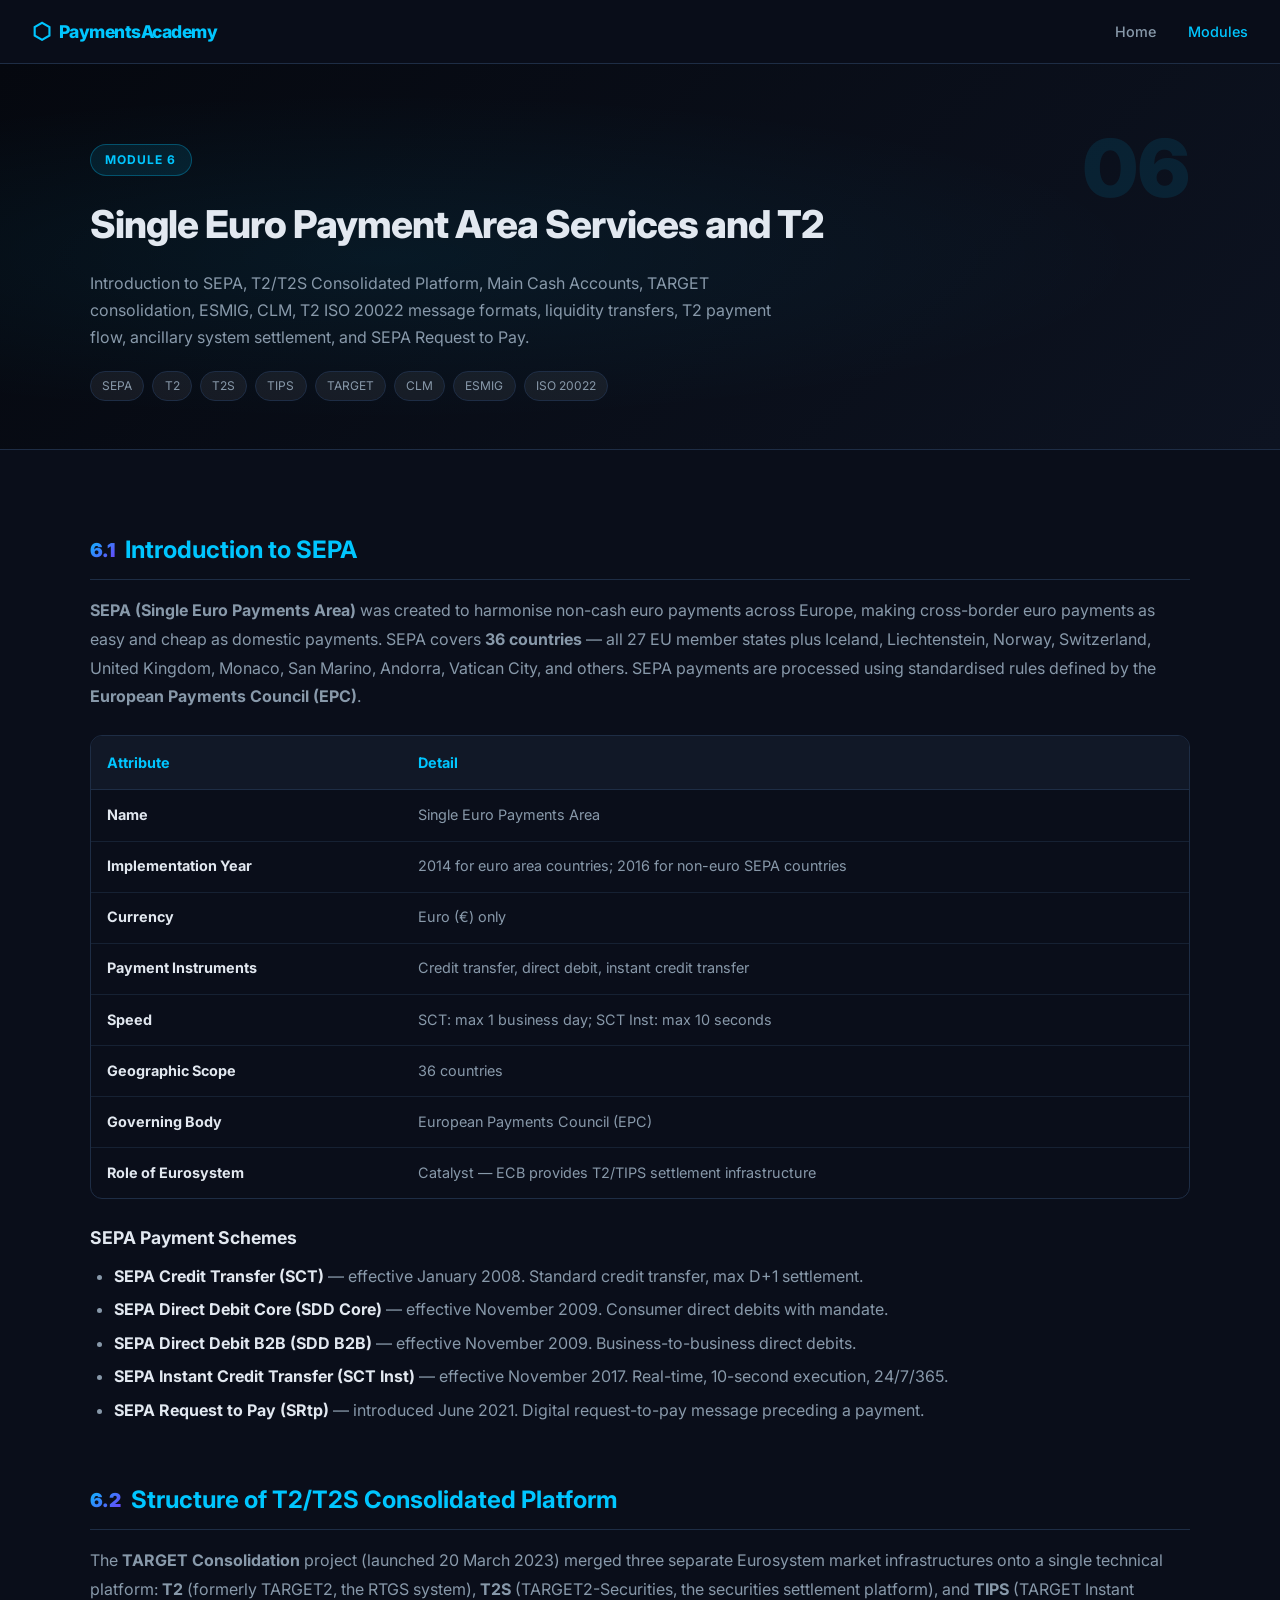
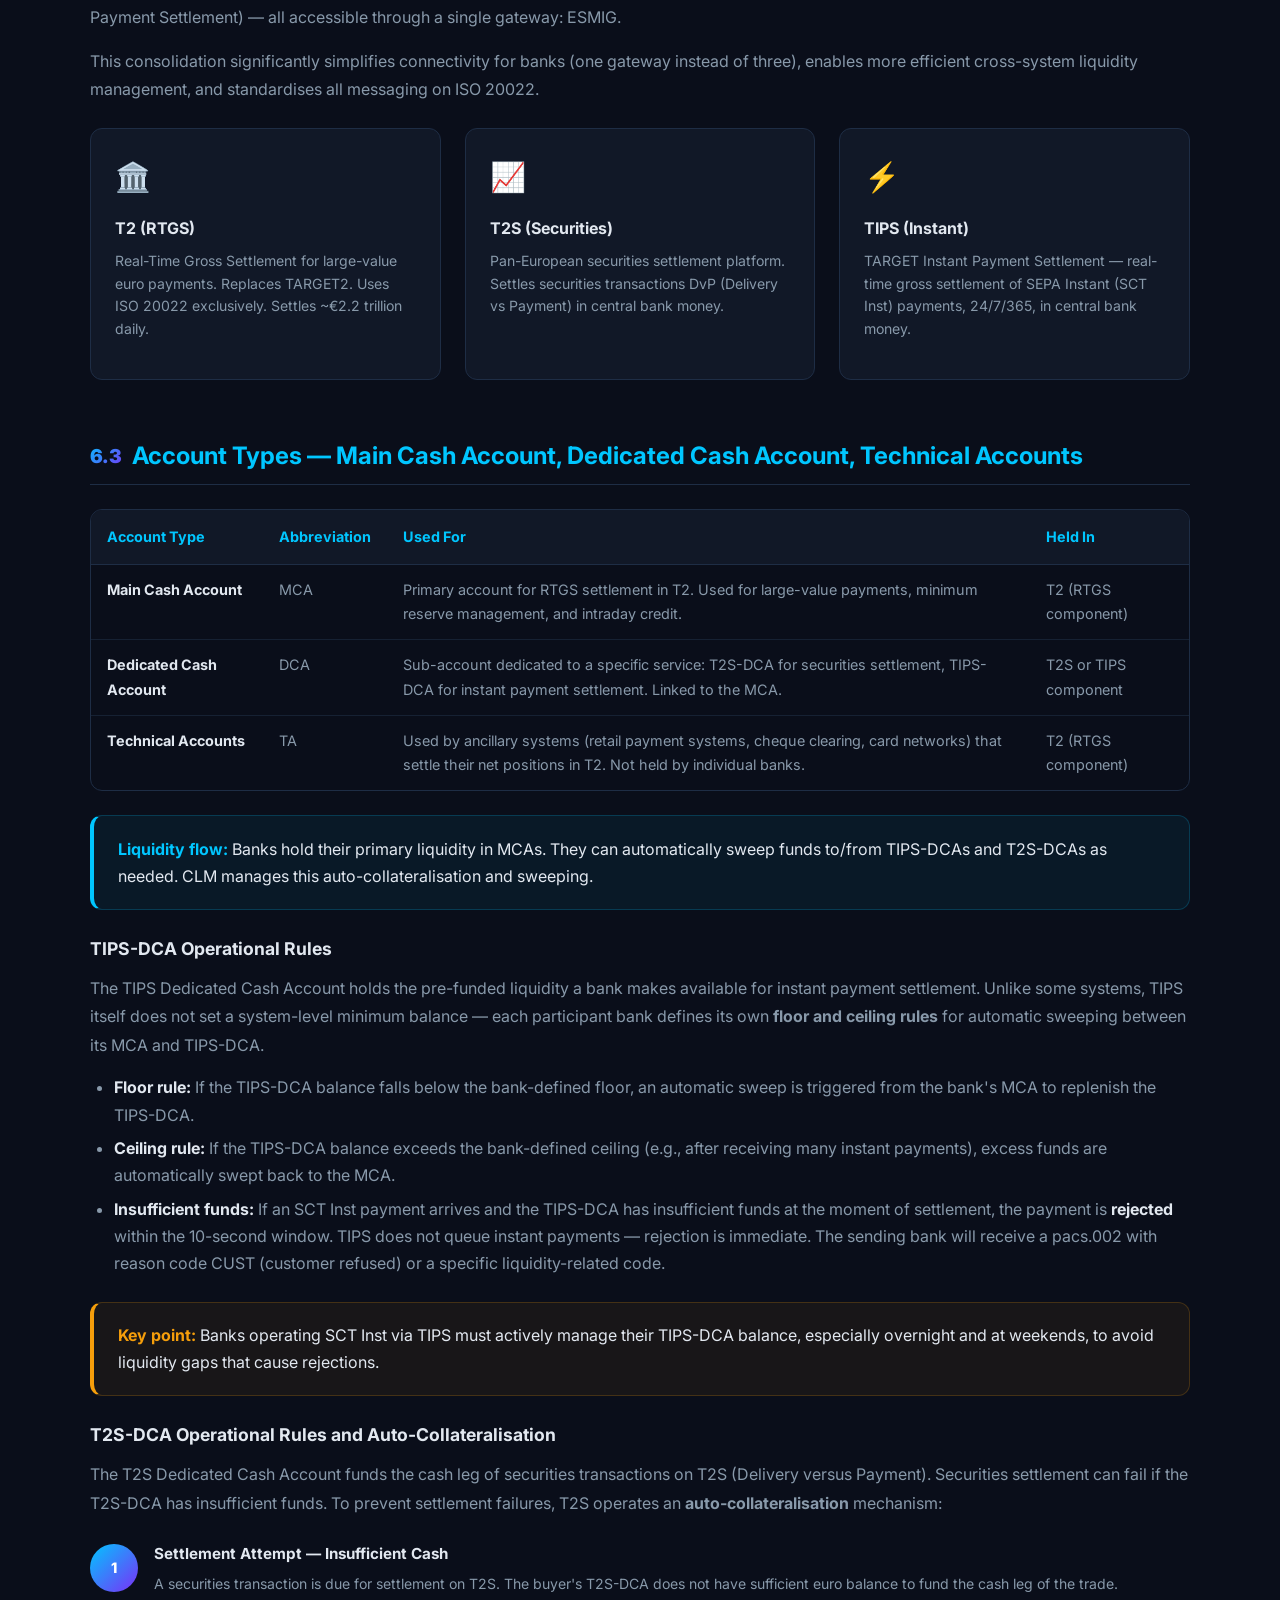
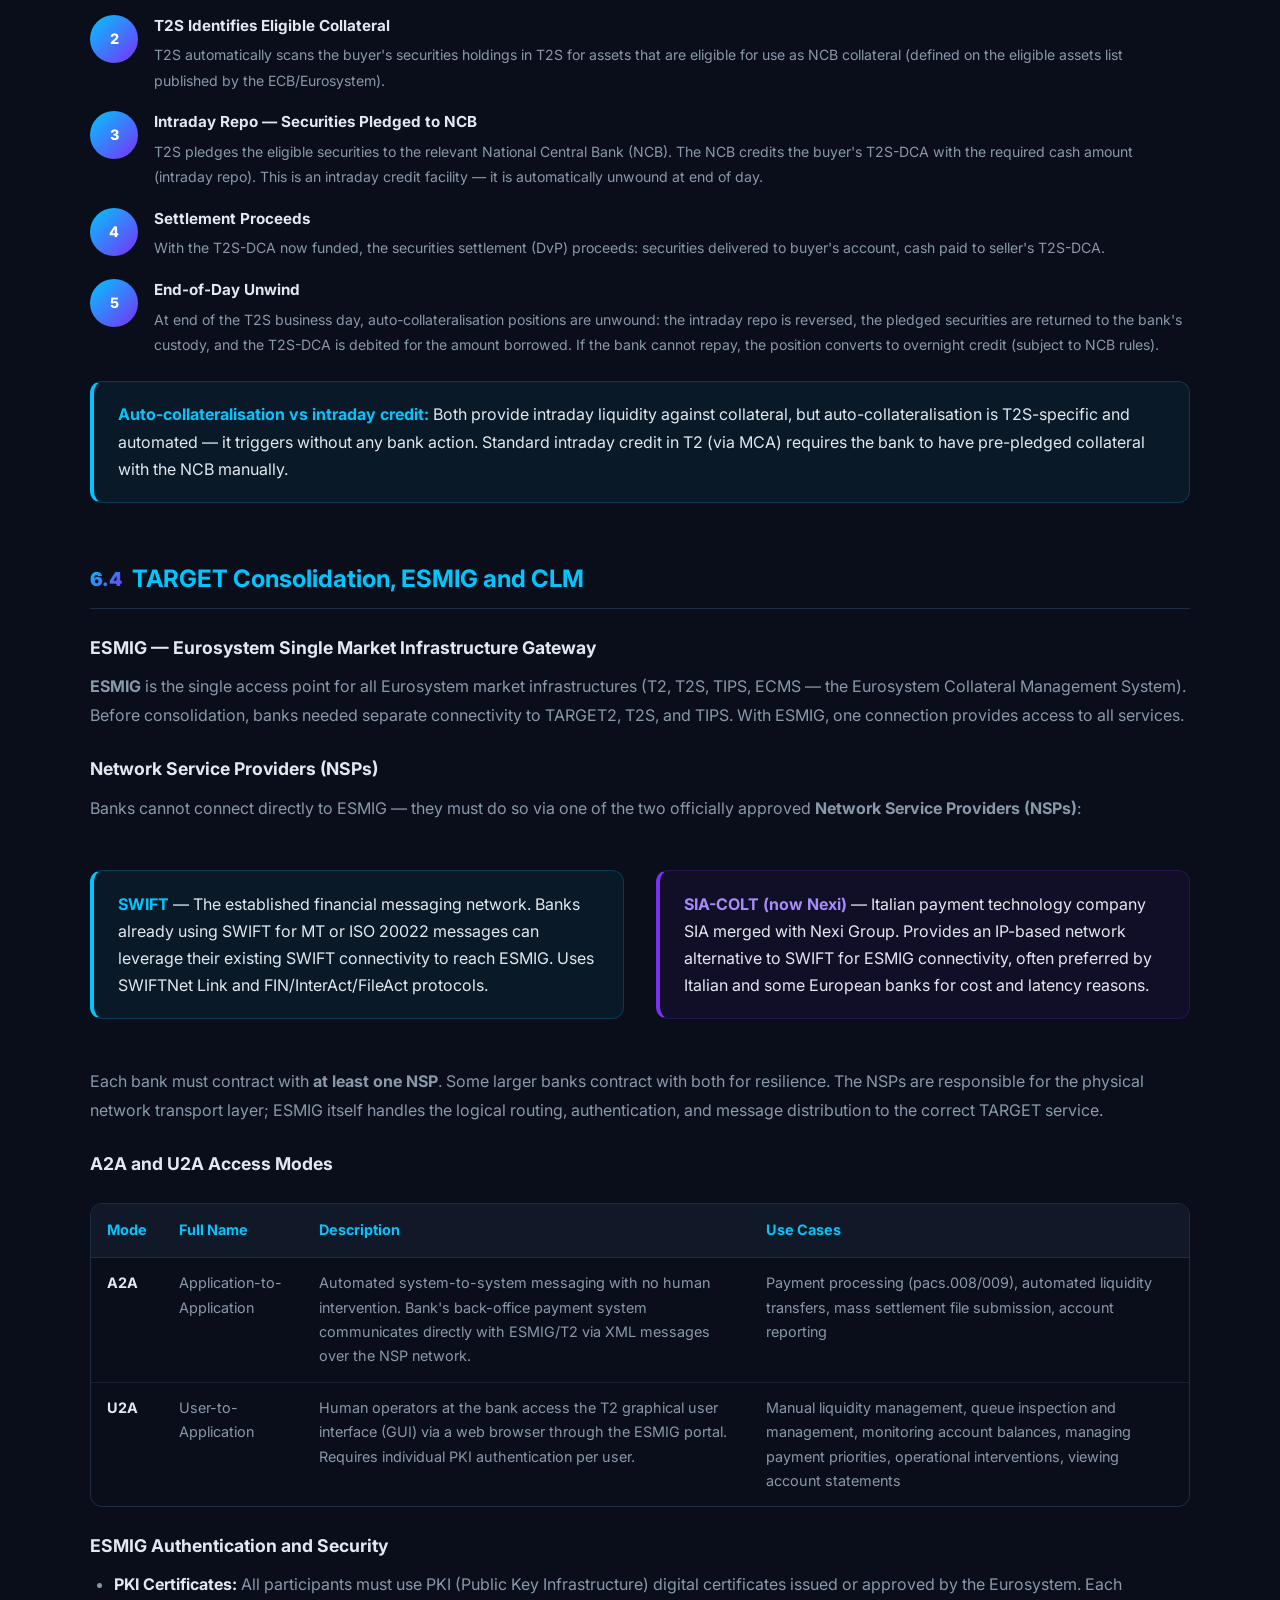
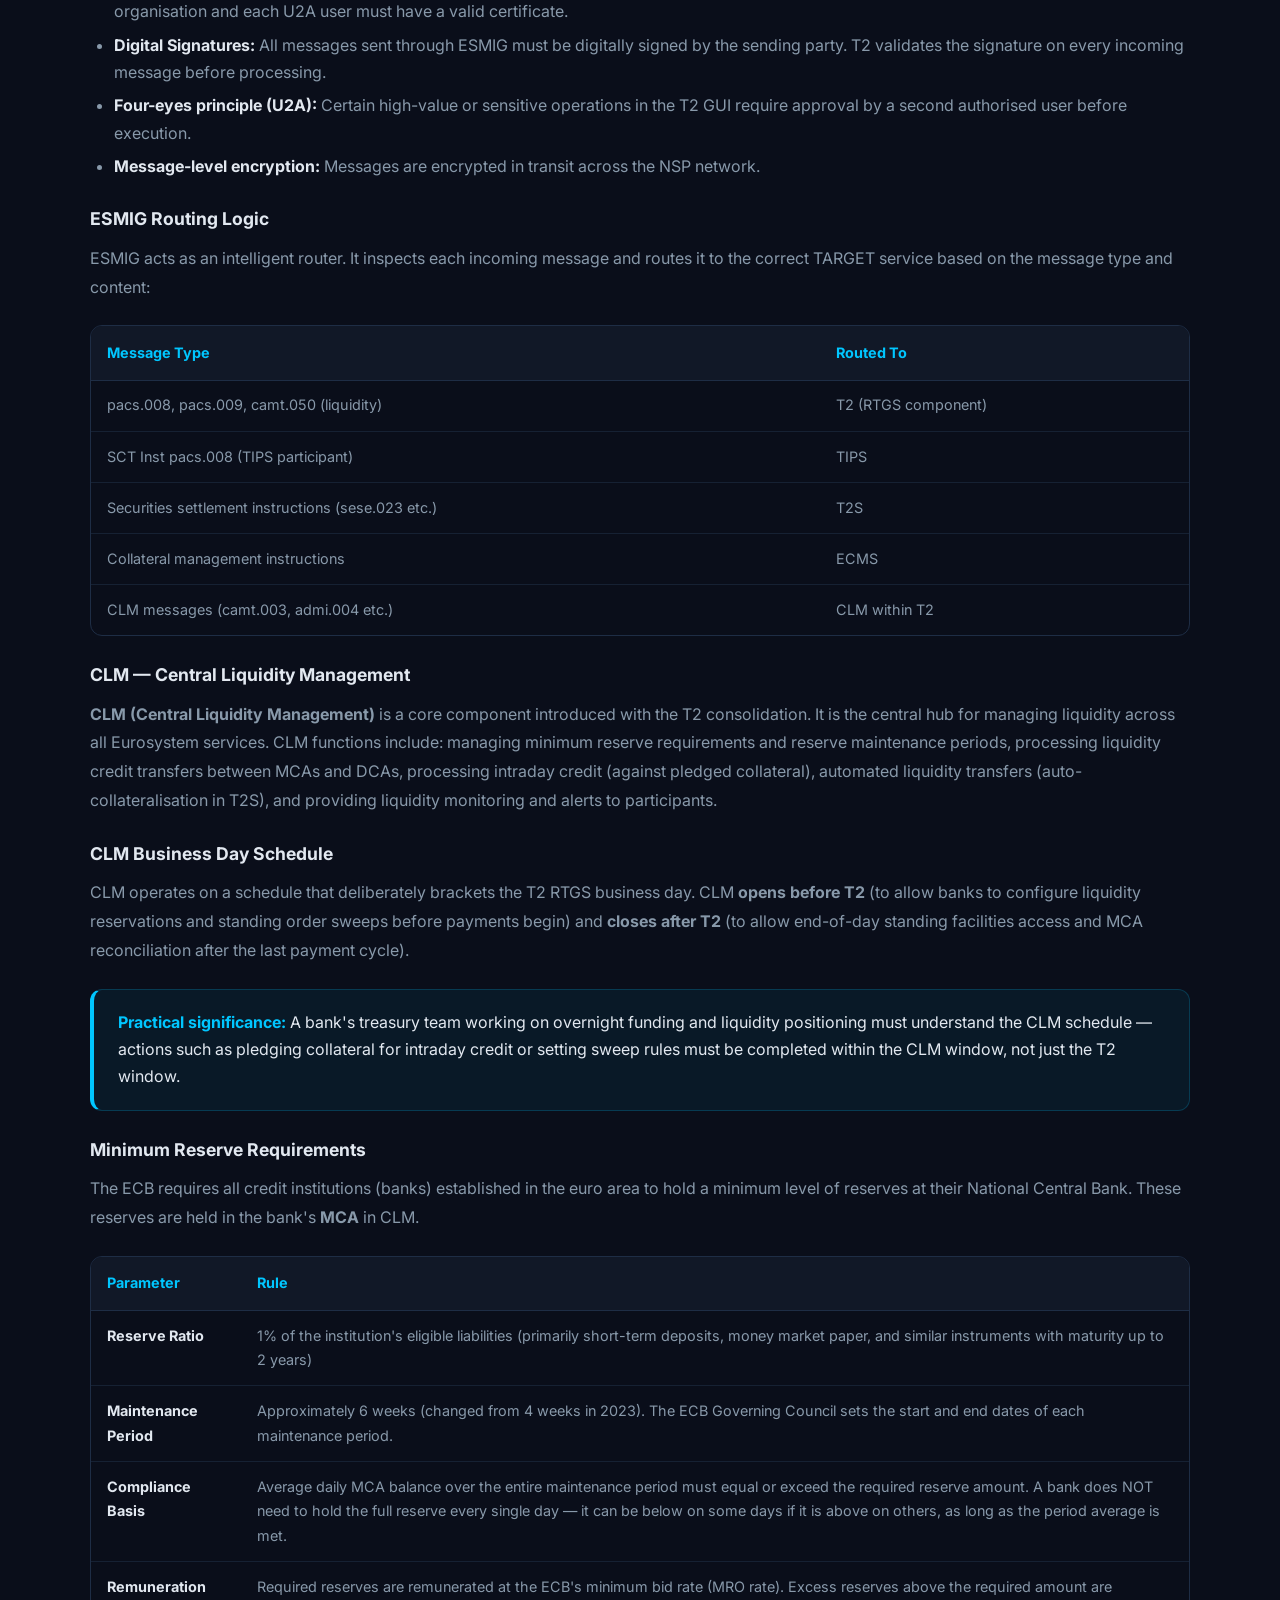
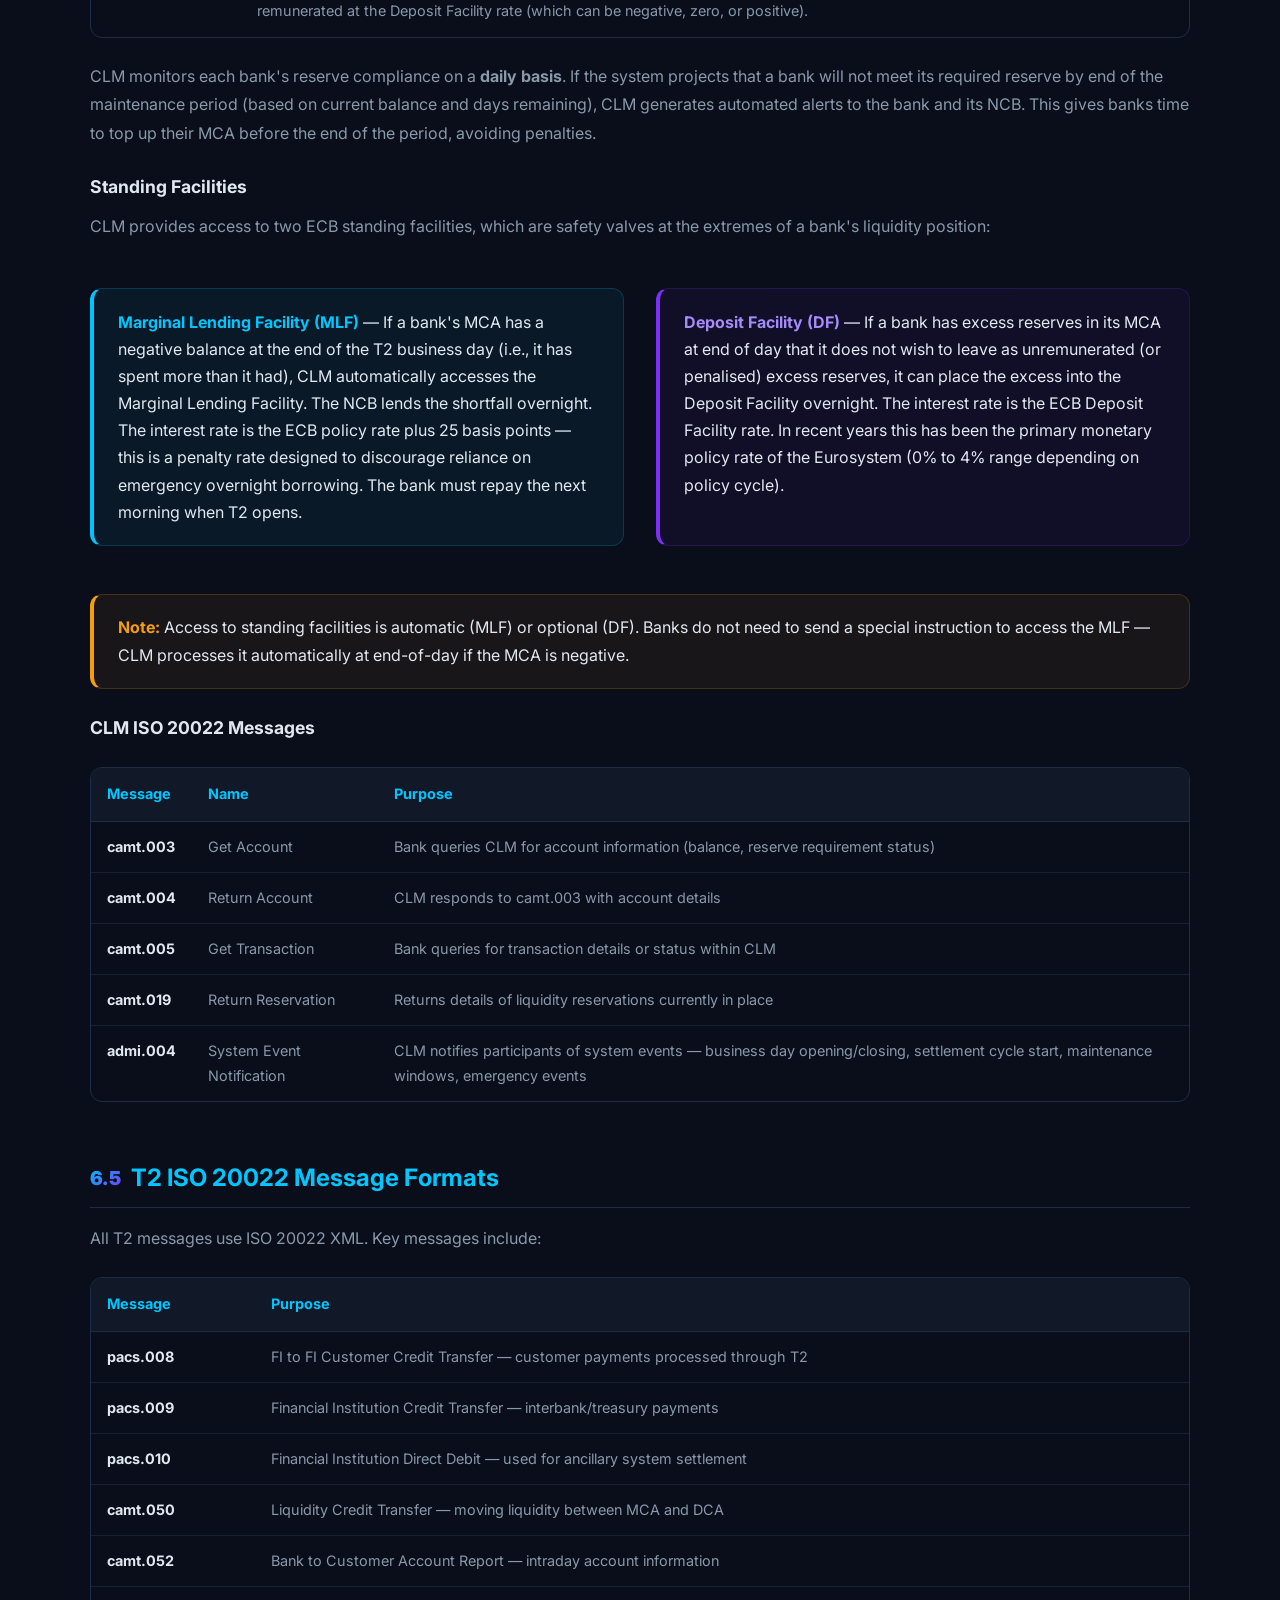
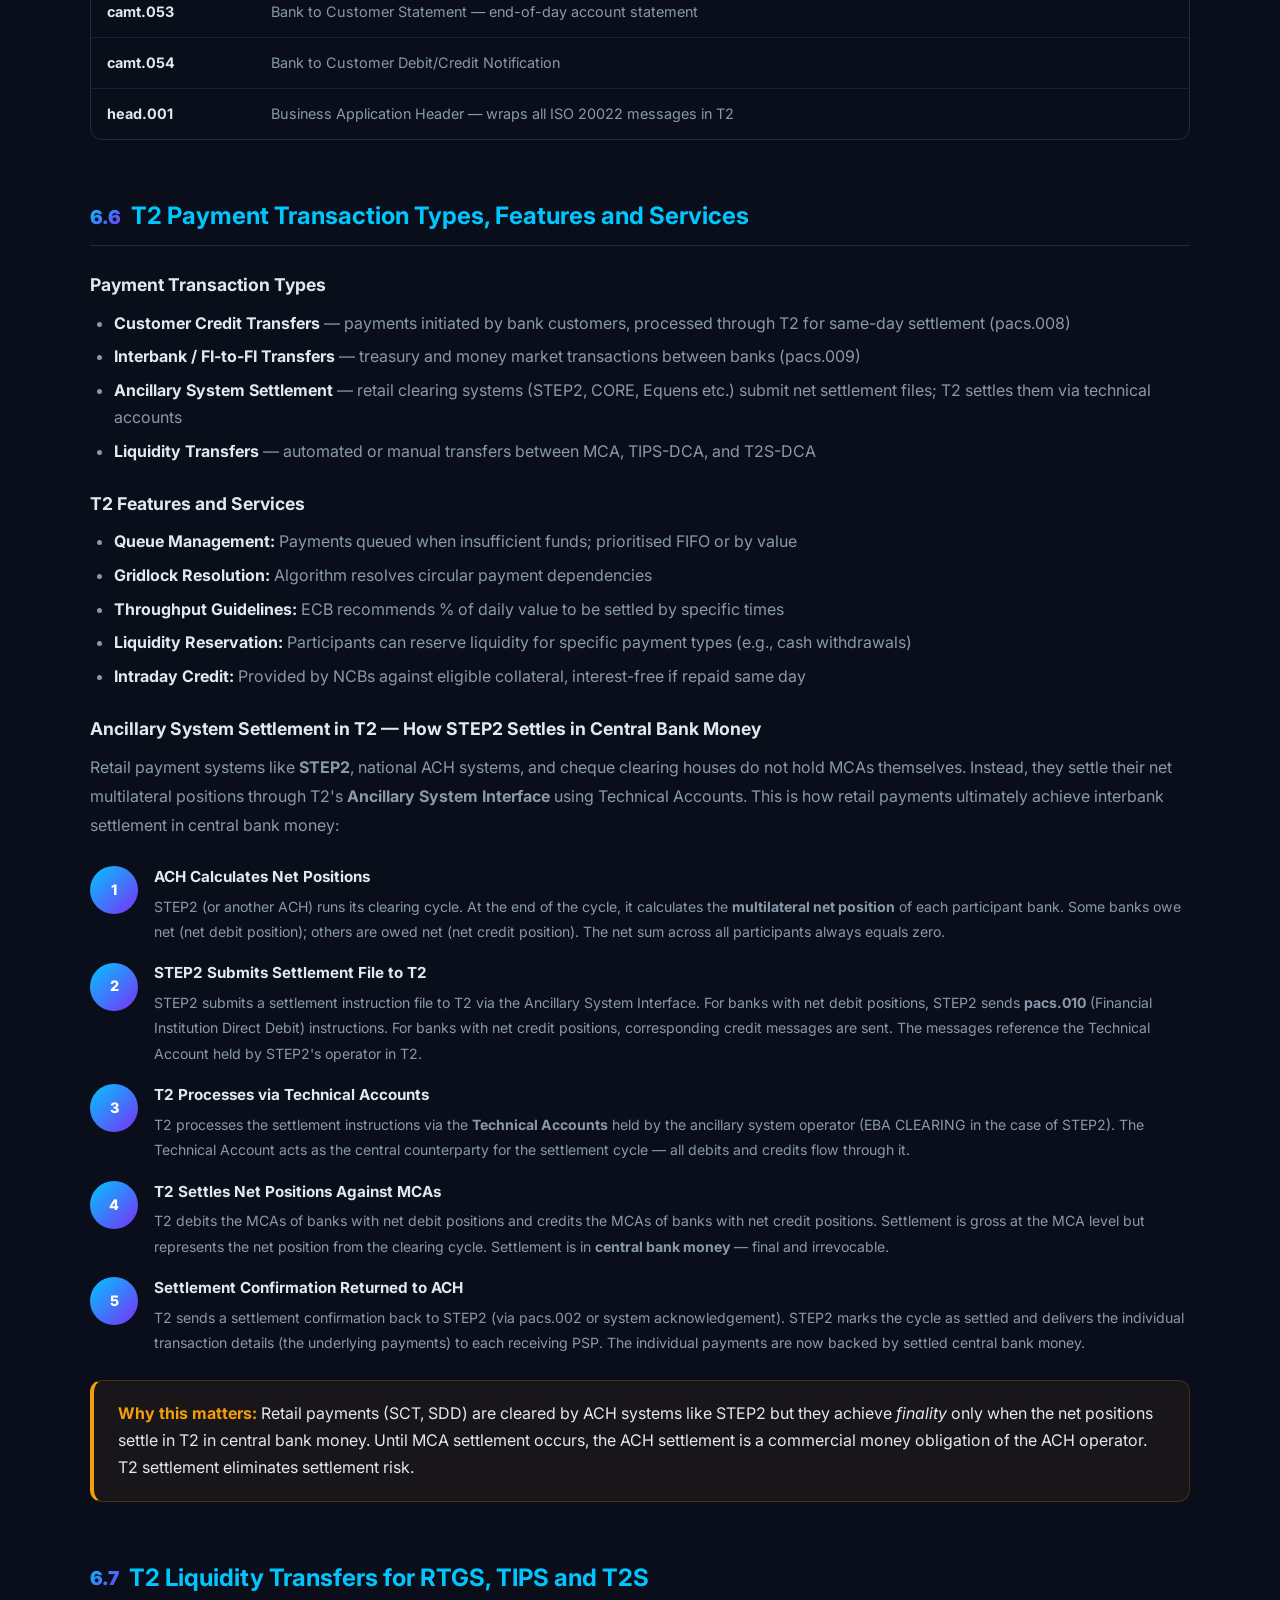
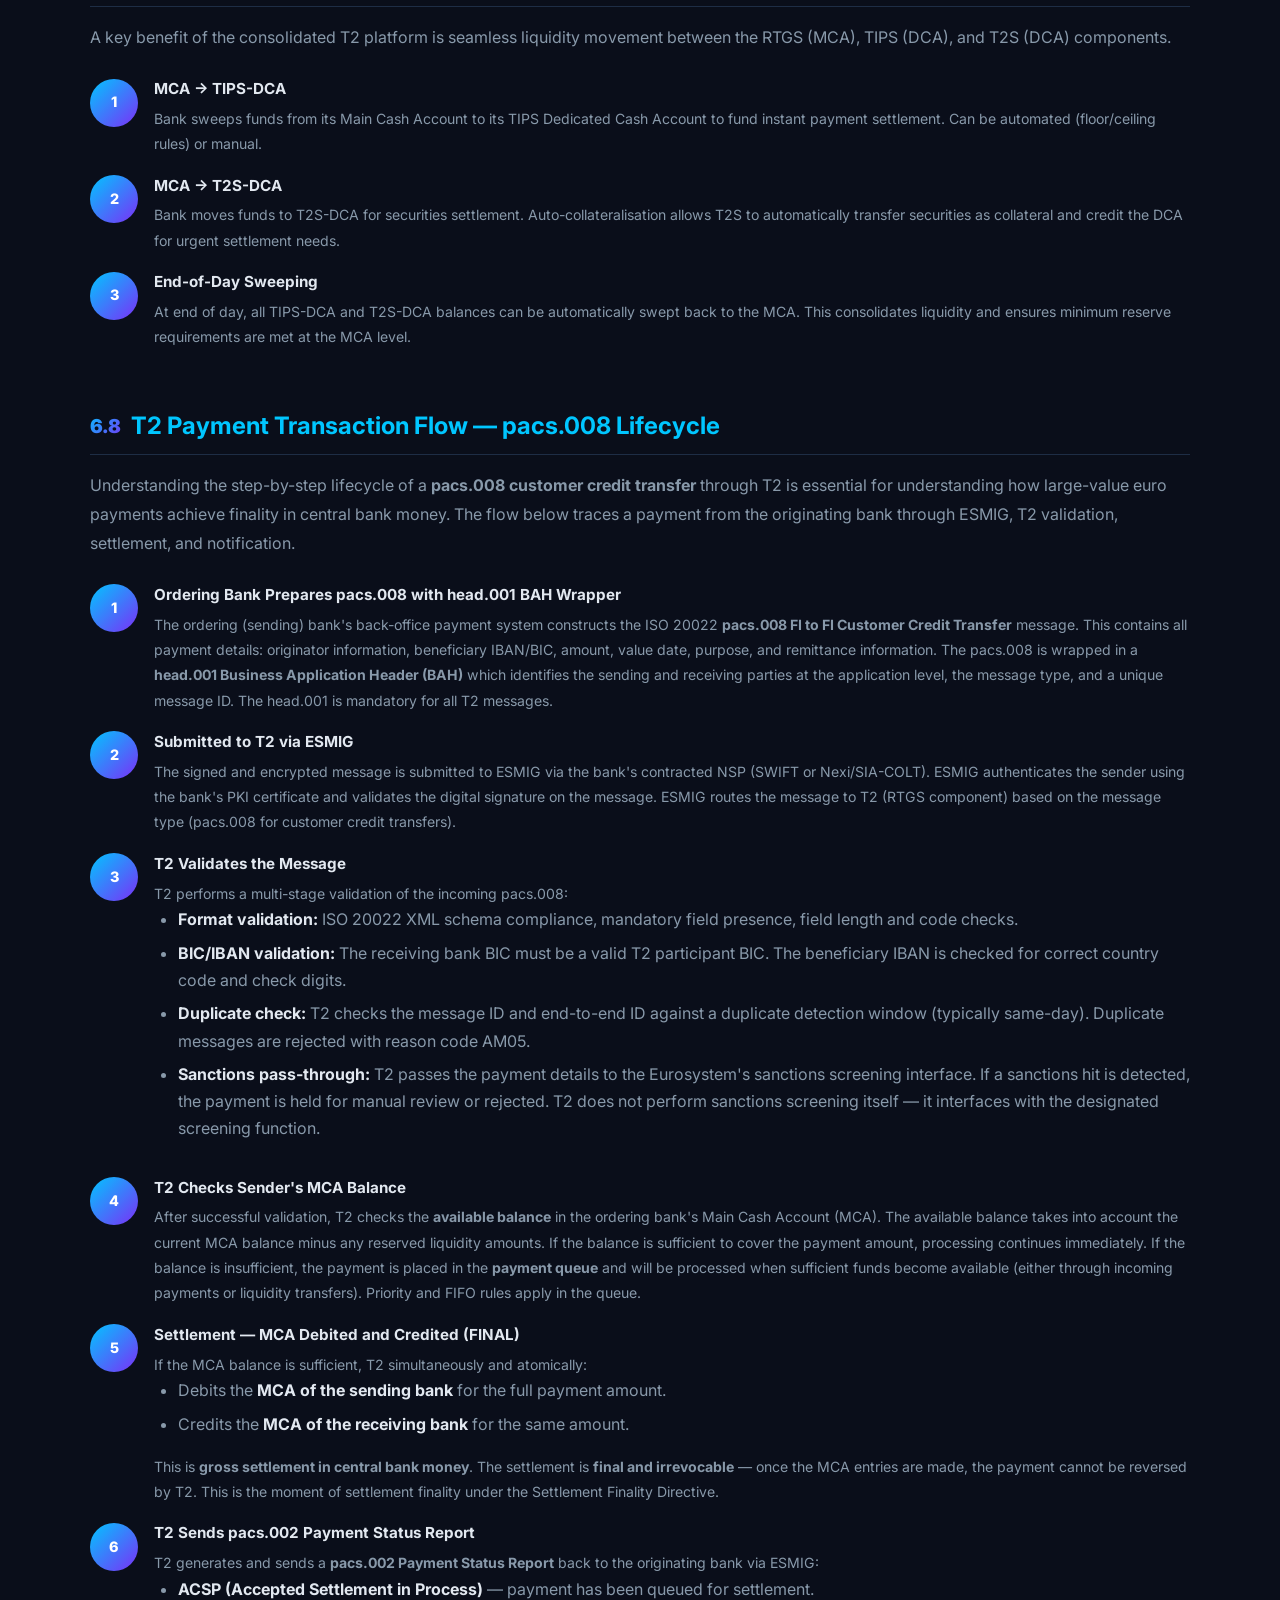
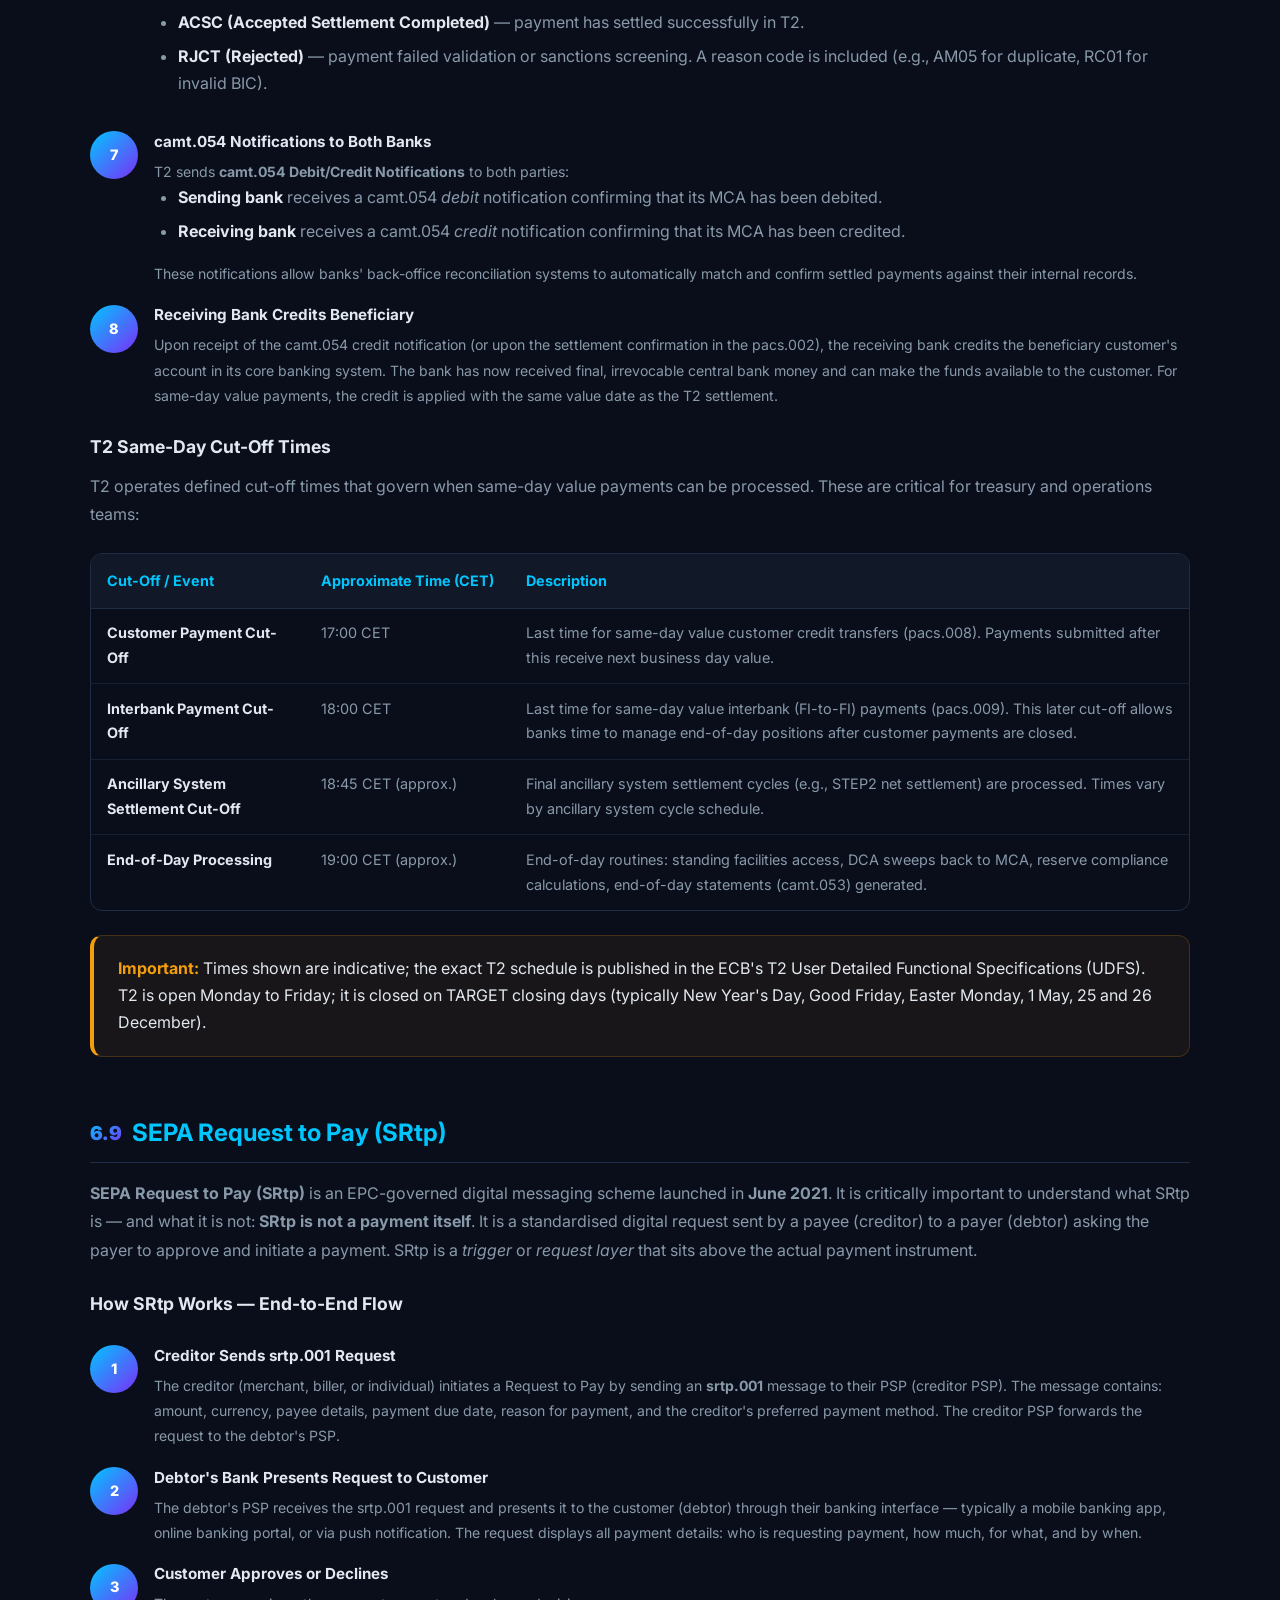
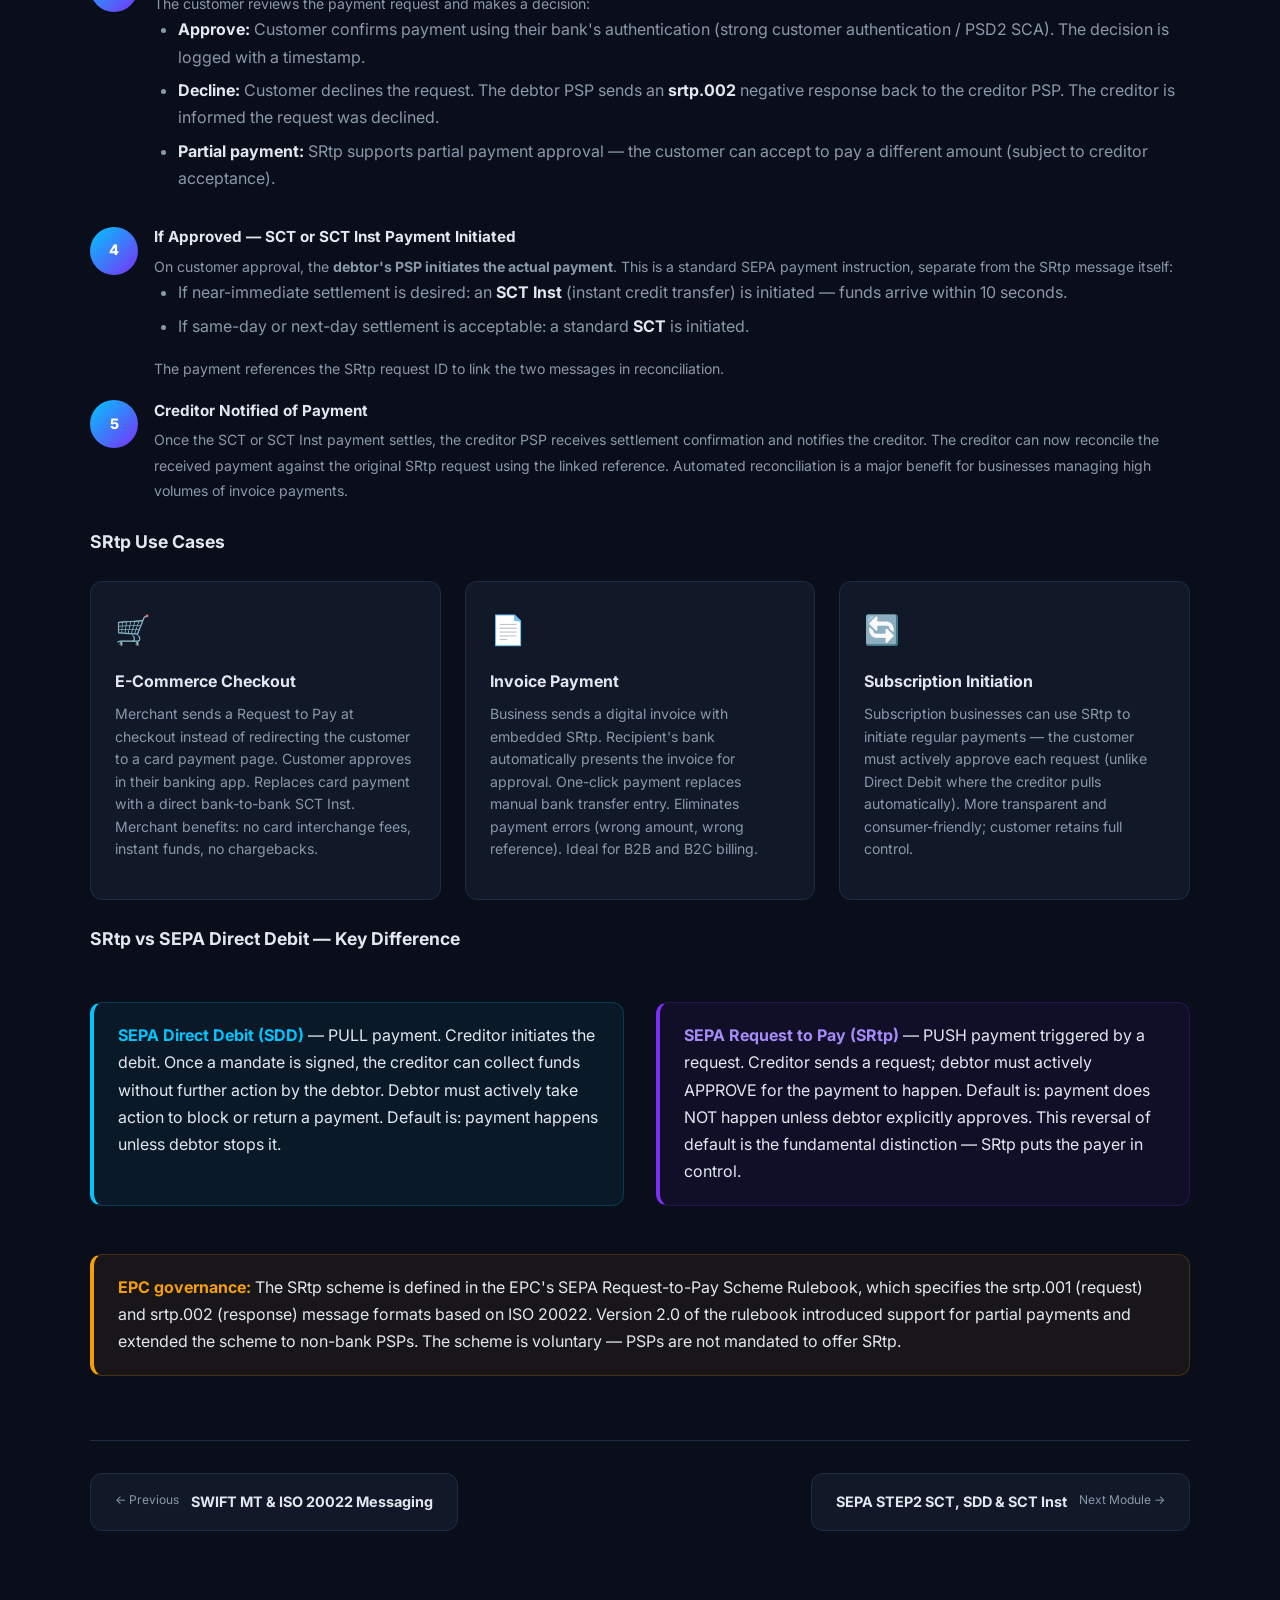
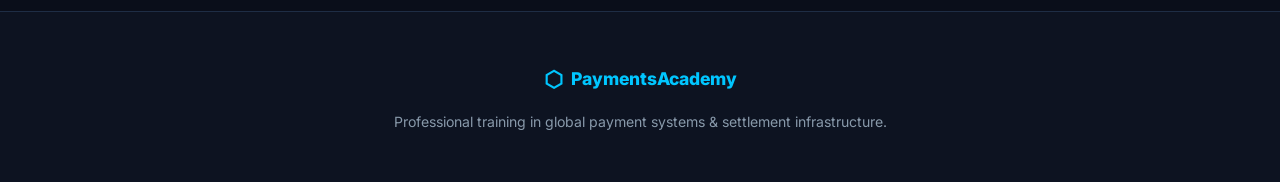
<file: module6.html>
<!DOCTYPE html>
<html lang="en">
<head><meta charset="UTF-8"/><meta name="viewport" content="width=device-width,initial-scale=1.0"/>
<title>Module 6: SEPA Services &amp; T2 — PaymentsAcademy</title>
<link rel="stylesheet" href="styles.css"/></head>
<body>
<nav class="navbar" id="navbar"><div class="nav-inner"><a href="index.html" class="nav-logo"><span class="logo-icon">⬡</span>PaymentsAcademy</a><button class="hamburger" id="hamburger">&#9776;</button><ul class="nav-links" id="nav-links"><li><a href="index.html">Home</a></li><li><a href="modules.html" class="active">Modules</a></li></ul></div></nav>
<div class="module-hero"><div class="module-hero-inner"><div class="module-num">06</div><div class="module-tag">Module 6</div><h1>Single Euro Payment Area Services and T2</h1><p>Introduction to SEPA, T2/T2S Consolidated Platform, Main Cash Accounts, TARGET consolidation, ESMIG, CLM, T2 ISO 20022 message formats, liquidity transfers, T2 payment flow, ancillary system settlement, and SEPA Request to Pay.</p><div class="module-tags"><span>SEPA</span><span>T2</span><span>T2S</span><span>TIPS</span><span>TARGET</span><span>CLM</span><span>ESMIG</span><span>ISO 20022</span></div></div></div>
<section class="section"><div class="container">

  <div class="topic-section fade-in">
    <h2><span class="t-num">6.1</span> Introduction to SEPA</h2>
    <p><strong>SEPA (Single Euro Payments Area)</strong> was created to harmonise non-cash euro payments across Europe, making cross-border euro payments as easy and cheap as domestic payments. SEPA covers <strong>36 countries</strong> — all 27 EU member states plus Iceland, Liechtenstein, Norway, Switzerland, United Kingdom, Monaco, San Marino, Andorra, Vatican City, and others. SEPA payments are processed using standardised rules defined by the <strong>European Payments Council (EPC)</strong>.</p>
    <div class="table-wrap"><table><thead><tr><th>Attribute</th><th>Detail</th></tr></thead><tbody>
      <tr><td><strong>Name</strong></td><td>Single Euro Payments Area</td></tr>
      <tr><td><strong>Implementation Year</strong></td><td>2014 for euro area countries; 2016 for non-euro SEPA countries</td></tr>
      <tr><td><strong>Currency</strong></td><td>Euro (€) only</td></tr>
      <tr><td><strong>Payment Instruments</strong></td><td>Credit transfer, direct debit, instant credit transfer</td></tr>
      <tr><td><strong>Speed</strong></td><td>SCT: max 1 business day; SCT Inst: max 10 seconds</td></tr>
      <tr><td><strong>Geographic Scope</strong></td><td>36 countries</td></tr>
      <tr><td><strong>Governing Body</strong></td><td>European Payments Council (EPC)</td></tr>
      <tr><td><strong>Role of Eurosystem</strong></td><td>Catalyst — ECB provides T2/TIPS settlement infrastructure</td></tr>
    </tbody></table></div>
    <h3>SEPA Payment Schemes</h3>
    <ul>
      <li><strong>SEPA Credit Transfer (SCT)</strong> — effective January 2008. Standard credit transfer, max D+1 settlement.</li>
      <li><strong>SEPA Direct Debit Core (SDD Core)</strong> — effective November 2009. Consumer direct debits with mandate.</li>
      <li><strong>SEPA Direct Debit B2B (SDD B2B)</strong> — effective November 2009. Business-to-business direct debits.</li>
      <li><strong>SEPA Instant Credit Transfer (SCT Inst)</strong> — effective November 2017. Real-time, 10-second execution, 24/7/365.</li>
      <li><strong>SEPA Request to Pay (SRtp)</strong> — introduced June 2021. Digital request-to-pay message preceding a payment.</li>
    </ul>
  </div>

  <div class="topic-section fade-in">
    <h2><span class="t-num">6.2</span> Structure of T2/T2S Consolidated Platform</h2>
    <p>The <strong>TARGET Consolidation</strong> project (launched 20 March 2023) merged three separate Eurosystem market infrastructures onto a single technical platform: <strong>T2</strong> (formerly TARGET2, the RTGS system), <strong>T2S</strong> (TARGET2-Securities, the securities settlement platform), and <strong>TIPS</strong> (TARGET Instant Payment Settlement) — all accessible through a single gateway: ESMIG.</p>
    <p>This consolidation significantly simplifies connectivity for banks (one gateway instead of three), enables more efficient cross-system liquidity management, and standardises all messaging on ISO 20022.</p>
    <div class="cards-grid">
      <div class="info-card"><div class="ic-icon">🏛️</div><h4>T2 (RTGS)</h4><p>Real-Time Gross Settlement for large-value euro payments. Replaces TARGET2. Uses ISO 20022 exclusively. Settles ~€2.2 trillion daily.</p></div>
      <div class="info-card"><div class="ic-icon">📈</div><h4>T2S (Securities)</h4><p>Pan-European securities settlement platform. Settles securities transactions DvP (Delivery vs Payment) in central bank money.</p></div>
      <div class="info-card"><div class="ic-icon">⚡</div><h4>TIPS (Instant)</h4><p>TARGET Instant Payment Settlement — real-time gross settlement of SEPA Instant (SCT Inst) payments, 24/7/365, in central bank money.</p></div>
    </div>
  </div>

  <div class="topic-section fade-in">
    <h2><span class="t-num">6.3</span> Account Types — Main Cash Account, Dedicated Cash Account, Technical Accounts</h2>
    <div class="table-wrap"><table><thead><tr><th>Account Type</th><th>Abbreviation</th><th>Used For</th><th>Held In</th></tr></thead><tbody>
      <tr><td><strong>Main Cash Account</strong></td><td>MCA</td><td>Primary account for RTGS settlement in T2. Used for large-value payments, minimum reserve management, and intraday credit.</td><td>T2 (RTGS component)</td></tr>
      <tr><td><strong>Dedicated Cash Account</strong></td><td>DCA</td><td>Sub-account dedicated to a specific service: T2S-DCA for securities settlement, TIPS-DCA for instant payment settlement. Linked to the MCA.</td><td>T2S or TIPS component</td></tr>
      <tr><td><strong>Technical Accounts</strong></td><td>TA</td><td>Used by ancillary systems (retail payment systems, cheque clearing, card networks) that settle their net positions in T2. Not held by individual banks.</td><td>T2 (RTGS component)</td></tr>
    </tbody></table></div>
    <div class="highlight-box"><strong>Liquidity flow:</strong> Banks hold their primary liquidity in MCAs. They can automatically sweep funds to/from TIPS-DCAs and T2S-DCAs as needed. CLM manages this auto-collateralisation and sweeping.</div>

    <h3>TIPS-DCA Operational Rules</h3>
    <p>The TIPS Dedicated Cash Account holds the pre-funded liquidity a bank makes available for instant payment settlement. Unlike some systems, TIPS itself does not set a system-level minimum balance — each participant bank defines its own <strong>floor and ceiling rules</strong> for automatic sweeping between its MCA and TIPS-DCA.</p>
    <ul>
      <li><strong>Floor rule:</strong> If the TIPS-DCA balance falls below the bank-defined floor, an automatic sweep is triggered from the bank's MCA to replenish the TIPS-DCA.</li>
      <li><strong>Ceiling rule:</strong> If the TIPS-DCA balance exceeds the bank-defined ceiling (e.g., after receiving many instant payments), excess funds are automatically swept back to the MCA.</li>
      <li><strong>Insufficient funds:</strong> If an SCT Inst payment arrives and the TIPS-DCA has insufficient funds at the moment of settlement, the payment is <strong>rejected</strong> within the 10-second window. TIPS does not queue instant payments — rejection is immediate. The sending bank will receive a pacs.002 with reason code CUST (customer refused) or a specific liquidity-related code.</li>
    </ul>
    <div class="highlight-box gold"><strong>Key point:</strong> Banks operating SCT Inst via TIPS must actively manage their TIPS-DCA balance, especially overnight and at weekends, to avoid liquidity gaps that cause rejections.</div>

    <h3>T2S-DCA Operational Rules and Auto-Collateralisation</h3>
    <p>The T2S Dedicated Cash Account funds the cash leg of securities transactions on T2S (Delivery versus Payment). Securities settlement can fail if the T2S-DCA has insufficient funds. To prevent settlement failures, T2S operates an <strong>auto-collateralisation</strong> mechanism:</p>
    <div class="flow-steps">
      <div class="flow-step"><div class="step-num">1</div><div class="step-body"><h4>Settlement Attempt — Insufficient Cash</h4><p>A securities transaction is due for settlement on T2S. The buyer's T2S-DCA does not have sufficient euro balance to fund the cash leg of the trade.</p></div></div>
      <div class="flow-step"><div class="step-num">2</div><div class="step-body"><h4>T2S Identifies Eligible Collateral</h4><p>T2S automatically scans the buyer's securities holdings in T2S for assets that are eligible for use as NCB collateral (defined on the eligible assets list published by the ECB/Eurosystem).</p></div></div>
      <div class="flow-step"><div class="step-num">3</div><div class="step-body"><h4>Intraday Repo — Securities Pledged to NCB</h4><p>T2S pledges the eligible securities to the relevant National Central Bank (NCB). The NCB credits the buyer's T2S-DCA with the required cash amount (intraday repo). This is an intraday credit facility — it is automatically unwound at end of day.</p></div></div>
      <div class="flow-step"><div class="step-num">4</div><div class="step-body"><h4>Settlement Proceeds</h4><p>With the T2S-DCA now funded, the securities settlement (DvP) proceeds: securities delivered to buyer's account, cash paid to seller's T2S-DCA.</p></div></div>
      <div class="flow-step"><div class="step-num">5</div><div class="step-body"><h4>End-of-Day Unwind</h4><p>At end of the T2S business day, auto-collateralisation positions are unwound: the intraday repo is reversed, the pledged securities are returned to the bank's custody, and the T2S-DCA is debited for the amount borrowed. If the bank cannot repay, the position converts to overnight credit (subject to NCB rules).</p></div></div>
    </div>
    <div class="highlight-box"><strong>Auto-collateralisation vs intraday credit:</strong> Both provide intraday liquidity against collateral, but auto-collateralisation is T2S-specific and automated — it triggers without any bank action. Standard intraday credit in T2 (via MCA) requires the bank to have pre-pledged collateral with the NCB manually.</div>
  </div>

  <div class="topic-section fade-in">
    <h2><span class="t-num">6.4</span> TARGET Consolidation, ESMIG and CLM</h2>
    <h3>ESMIG — Eurosystem Single Market Infrastructure Gateway</h3>
    <p><strong>ESMIG</strong> is the single access point for all Eurosystem market infrastructures (T2, T2S, TIPS, ECMS — the Eurosystem Collateral Management System). Before consolidation, banks needed separate connectivity to TARGET2, T2S, and TIPS. With ESMIG, one connection provides access to all services.</p>

    <h3>Network Service Providers (NSPs)</h3>
    <p>Banks cannot connect directly to ESMIG — they must do so via one of the two officially approved <strong>Network Service Providers (NSPs)</strong>:</p>
    <div class="two-col">
      <div class="highlight-box"><strong>SWIFT</strong> — The established financial messaging network. Banks already using SWIFT for MT or ISO 20022 messages can leverage their existing SWIFT connectivity to reach ESMIG. Uses SWIFTNet Link and FIN/InterAct/FileAct protocols.</div>
      <div class="highlight-box purple"><strong>SIA-COLT (now Nexi)</strong> — Italian payment technology company SIA merged with Nexi Group. Provides an IP-based network alternative to SWIFT for ESMIG connectivity, often preferred by Italian and some European banks for cost and latency reasons.</div>
    </div>
    <p>Each bank must contract with <strong>at least one NSP</strong>. Some larger banks contract with both for resilience. The NSPs are responsible for the physical network transport layer; ESMIG itself handles the logical routing, authentication, and message distribution to the correct TARGET service.</p>

    <h3>A2A and U2A Access Modes</h3>
    <div class="table-wrap"><table><thead><tr><th>Mode</th><th>Full Name</th><th>Description</th><th>Use Cases</th></tr></thead><tbody>
      <tr><td><strong>A2A</strong></td><td>Application-to-Application</td><td>Automated system-to-system messaging with no human intervention. Bank's back-office payment system communicates directly with ESMIG/T2 via XML messages over the NSP network.</td><td>Payment processing (pacs.008/009), automated liquidity transfers, mass settlement file submission, account reporting</td></tr>
      <tr><td><strong>U2A</strong></td><td>User-to-Application</td><td>Human operators at the bank access the T2 graphical user interface (GUI) via a web browser through the ESMIG portal. Requires individual PKI authentication per user.</td><td>Manual liquidity management, queue inspection and management, monitoring account balances, managing payment priorities, operational interventions, viewing account statements</td></tr>
    </tbody></table></div>

    <h3>ESMIG Authentication and Security</h3>
    <ul>
      <li><strong>PKI Certificates:</strong> All participants must use PKI (Public Key Infrastructure) digital certificates issued or approved by the Eurosystem. Each organisation and each U2A user must have a valid certificate.</li>
      <li><strong>Digital Signatures:</strong> All messages sent through ESMIG must be digitally signed by the sending party. T2 validates the signature on every incoming message before processing.</li>
      <li><strong>Four-eyes principle (U2A):</strong> Certain high-value or sensitive operations in the T2 GUI require approval by a second authorised user before execution.</li>
      <li><strong>Message-level encryption:</strong> Messages are encrypted in transit across the NSP network.</li>
    </ul>

    <h3>ESMIG Routing Logic</h3>
    <p>ESMIG acts as an intelligent router. It inspects each incoming message and routes it to the correct TARGET service based on the message type and content:</p>
    <div class="table-wrap"><table><thead><tr><th>Message Type</th><th>Routed To</th></tr></thead><tbody>
      <tr><td>pacs.008, pacs.009, camt.050 (liquidity)</td><td>T2 (RTGS component)</td></tr>
      <tr><td>SCT Inst pacs.008 (TIPS participant)</td><td>TIPS</td></tr>
      <tr><td>Securities settlement instructions (sese.023 etc.)</td><td>T2S</td></tr>
      <tr><td>Collateral management instructions</td><td>ECMS</td></tr>
      <tr><td>CLM messages (camt.003, admi.004 etc.)</td><td>CLM within T2</td></tr>
    </tbody></table></div>

    <h3>CLM — Central Liquidity Management</h3>
    <p><strong>CLM (Central Liquidity Management)</strong> is a core component introduced with the T2 consolidation. It is the central hub for managing liquidity across all Eurosystem services. CLM functions include: managing minimum reserve requirements and reserve maintenance periods, processing liquidity credit transfers between MCAs and DCAs, processing intraday credit (against pledged collateral), automated liquidity transfers (auto-collateralisation in T2S), and providing liquidity monitoring and alerts to participants.</p>

    <h3>CLM Business Day Schedule</h3>
    <p>CLM operates on a schedule that deliberately brackets the T2 RTGS business day. CLM <strong>opens before T2</strong> (to allow banks to configure liquidity reservations and standing order sweeps before payments begin) and <strong>closes after T2</strong> (to allow end-of-day standing facilities access and MCA reconciliation after the last payment cycle).</p>
    <div class="highlight-box"><strong>Practical significance:</strong> A bank's treasury team working on overnight funding and liquidity positioning must understand the CLM schedule — actions such as pledging collateral for intraday credit or setting sweep rules must be completed within the CLM window, not just the T2 window.</div>

    <h3>Minimum Reserve Requirements</h3>
    <p>The ECB requires all credit institutions (banks) established in the euro area to hold a minimum level of reserves at their National Central Bank. These reserves are held in the bank's <strong>MCA</strong> in CLM.</p>
    <div class="table-wrap"><table><thead><tr><th>Parameter</th><th>Rule</th></tr></thead><tbody>
      <tr><td><strong>Reserve Ratio</strong></td><td>1% of the institution's eligible liabilities (primarily short-term deposits, money market paper, and similar instruments with maturity up to 2 years)</td></tr>
      <tr><td><strong>Maintenance Period</strong></td><td>Approximately 6 weeks (changed from 4 weeks in 2023). The ECB Governing Council sets the start and end dates of each maintenance period.</td></tr>
      <tr><td><strong>Compliance Basis</strong></td><td>Average daily MCA balance over the entire maintenance period must equal or exceed the required reserve amount. A bank does NOT need to hold the full reserve every single day — it can be below on some days if it is above on others, as long as the period average is met.</td></tr>
      <tr><td><strong>Remuneration</strong></td><td>Required reserves are remunerated at the ECB's minimum bid rate (MRO rate). Excess reserves above the required amount are remunerated at the Deposit Facility rate (which can be negative, zero, or positive).</td></tr>
    </tbody></table></div>
    <p>CLM monitors each bank's reserve compliance on a <strong>daily basis</strong>. If the system projects that a bank will not meet its required reserve by end of the maintenance period (based on current balance and days remaining), CLM generates automated alerts to the bank and its NCB. This gives banks time to top up their MCA before the end of the period, avoiding penalties.</p>

    <h3>Standing Facilities</h3>
    <p>CLM provides access to two ECB standing facilities, which are safety valves at the extremes of a bank's liquidity position:</p>
    <div class="two-col">
      <div class="highlight-box"><strong>Marginal Lending Facility (MLF)</strong> — If a bank's MCA has a negative balance at the end of the T2 business day (i.e., it has spent more than it had), CLM automatically accesses the Marginal Lending Facility. The NCB lends the shortfall overnight. The interest rate is the ECB policy rate plus 25 basis points — this is a penalty rate designed to discourage reliance on emergency overnight borrowing. The bank must repay the next morning when T2 opens.</div>
      <div class="highlight-box purple"><strong>Deposit Facility (DF)</strong> — If a bank has excess reserves in its MCA at end of day that it does not wish to leave as unremunerated (or penalised) excess reserves, it can place the excess into the Deposit Facility overnight. The interest rate is the ECB Deposit Facility rate. In recent years this has been the primary monetary policy rate of the Eurosystem (0% to 4% range depending on policy cycle).</div>
    </div>
    <div class="highlight-box gold"><strong>Note:</strong> Access to standing facilities is automatic (MLF) or optional (DF). Banks do not need to send a special instruction to access the MLF — CLM processes it automatically at end-of-day if the MCA is negative.</div>

    <h3>CLM ISO 20022 Messages</h3>
    <div class="table-wrap"><table><thead><tr><th>Message</th><th>Name</th><th>Purpose</th></tr></thead><tbody>
      <tr><td><strong>camt.003</strong></td><td>Get Account</td><td>Bank queries CLM for account information (balance, reserve requirement status)</td></tr>
      <tr><td><strong>camt.004</strong></td><td>Return Account</td><td>CLM responds to camt.003 with account details</td></tr>
      <tr><td><strong>camt.005</strong></td><td>Get Transaction</td><td>Bank queries for transaction details or status within CLM</td></tr>
      <tr><td><strong>camt.019</strong></td><td>Return Reservation</td><td>Returns details of liquidity reservations currently in place</td></tr>
      <tr><td><strong>admi.004</strong></td><td>System Event Notification</td><td>CLM notifies participants of system events — business day opening/closing, settlement cycle start, maintenance windows, emergency events</td></tr>
    </tbody></table></div>
  </div>

  <div class="topic-section fade-in">
    <h2><span class="t-num">6.5</span> T2 ISO 20022 Message Formats</h2>
    <p>All T2 messages use ISO 20022 XML. Key messages include:</p>
    <div class="table-wrap"><table><thead><tr><th>Message</th><th>Purpose</th></tr></thead><tbody>
      <tr><td><strong>pacs.008</strong></td><td>FI to FI Customer Credit Transfer — customer payments processed through T2</td></tr>
      <tr><td><strong>pacs.009</strong></td><td>Financial Institution Credit Transfer — interbank/treasury payments</td></tr>
      <tr><td><strong>pacs.010</strong></td><td>Financial Institution Direct Debit — used for ancillary system settlement</td></tr>
      <tr><td><strong>camt.050</strong></td><td>Liquidity Credit Transfer — moving liquidity between MCA and DCA</td></tr>
      <tr><td><strong>camt.052</strong></td><td>Bank to Customer Account Report — intraday account information</td></tr>
      <tr><td><strong>camt.053</strong></td><td>Bank to Customer Statement — end-of-day account statement</td></tr>
      <tr><td><strong>camt.054</strong></td><td>Bank to Customer Debit/Credit Notification</td></tr>
      <tr><td><strong>head.001</strong></td><td>Business Application Header — wraps all ISO 20022 messages in T2</td></tr>
    </tbody></table></div>
  </div>

  <div class="topic-section fade-in">
    <h2><span class="t-num">6.6</span> T2 Payment Transaction Types, Features and Services</h2>
    <h3>Payment Transaction Types</h3>
    <ul>
      <li><strong>Customer Credit Transfers</strong> — payments initiated by bank customers, processed through T2 for same-day settlement (pacs.008)</li>
      <li><strong>Interbank / FI-to-FI Transfers</strong> — treasury and money market transactions between banks (pacs.009)</li>
      <li><strong>Ancillary System Settlement</strong> — retail clearing systems (STEP2, CORE, Equens etc.) submit net settlement files; T2 settles them via technical accounts</li>
      <li><strong>Liquidity Transfers</strong> — automated or manual transfers between MCA, TIPS-DCA, and T2S-DCA</li>
    </ul>
    <h3>T2 Features and Services</h3>
    <ul>
      <li><strong>Queue Management:</strong> Payments queued when insufficient funds; prioritised FIFO or by value</li>
      <li><strong>Gridlock Resolution:</strong> Algorithm resolves circular payment dependencies</li>
      <li><strong>Throughput Guidelines:</strong> ECB recommends % of daily value to be settled by specific times</li>
      <li><strong>Liquidity Reservation:</strong> Participants can reserve liquidity for specific payment types (e.g., cash withdrawals)</li>
      <li><strong>Intraday Credit:</strong> Provided by NCBs against eligible collateral, interest-free if repaid same day</li>
    </ul>

    <h3>Ancillary System Settlement in T2 — How STEP2 Settles in Central Bank Money</h3>
    <p>Retail payment systems like <strong>STEP2</strong>, national ACH systems, and cheque clearing houses do not hold MCAs themselves. Instead, they settle their net multilateral positions through T2's <strong>Ancillary System Interface</strong> using Technical Accounts. This is how retail payments ultimately achieve interbank settlement in central bank money:</p>
    <div class="flow-steps">
      <div class="flow-step"><div class="step-num">1</div><div class="step-body"><h4>ACH Calculates Net Positions</h4><p>STEP2 (or another ACH) runs its clearing cycle. At the end of the cycle, it calculates the <strong>multilateral net position</strong> of each participant bank. Some banks owe net (net debit position); others are owed net (net credit position). The net sum across all participants always equals zero.</p></div></div>
      <div class="flow-step"><div class="step-num">2</div><div class="step-body"><h4>STEP2 Submits Settlement File to T2</h4><p>STEP2 submits a settlement instruction file to T2 via the Ancillary System Interface. For banks with net debit positions, STEP2 sends <strong>pacs.010</strong> (Financial Institution Direct Debit) instructions. For banks with net credit positions, corresponding credit messages are sent. The messages reference the Technical Account held by STEP2's operator in T2.</p></div></div>
      <div class="flow-step"><div class="step-num">3</div><div class="step-body"><h4>T2 Processes via Technical Accounts</h4><p>T2 processes the settlement instructions via the <strong>Technical Accounts</strong> held by the ancillary system operator (EBA CLEARING in the case of STEP2). The Technical Account acts as the central counterparty for the settlement cycle — all debits and credits flow through it.</p></div></div>
      <div class="flow-step"><div class="step-num">4</div><div class="step-body"><h4>T2 Settles Net Positions Against MCAs</h4><p>T2 debits the MCAs of banks with net debit positions and credits the MCAs of banks with net credit positions. Settlement is gross at the MCA level but represents the net position from the clearing cycle. Settlement is in <strong>central bank money</strong> — final and irrevocable.</p></div></div>
      <div class="flow-step"><div class="step-num">5</div><div class="step-body"><h4>Settlement Confirmation Returned to ACH</h4><p>T2 sends a settlement confirmation back to STEP2 (via pacs.002 or system acknowledgement). STEP2 marks the cycle as settled and delivers the individual transaction details (the underlying payments) to each receiving PSP. The individual payments are now backed by settled central bank money.</p></div></div>
    </div>
    <div class="highlight-box gold"><strong>Why this matters:</strong> Retail payments (SCT, SDD) are cleared by ACH systems like STEP2 but they achieve <em>finality</em> only when the net positions settle in T2 in central bank money. Until MCA settlement occurs, the ACH settlement is a commercial money obligation of the ACH operator. T2 settlement eliminates settlement risk.</div>
  </div>

  <div class="topic-section fade-in">
    <h2><span class="t-num">6.7</span> T2 Liquidity Transfers for RTGS, TIPS and T2S</h2>
    <p>A key benefit of the consolidated T2 platform is seamless liquidity movement between the RTGS (MCA), TIPS (DCA), and T2S (DCA) components.</p>
    <div class="flow-steps">
      <div class="flow-step"><div class="step-num">1</div><div class="step-body"><h4>MCA → TIPS-DCA</h4><p>Bank sweeps funds from its Main Cash Account to its TIPS Dedicated Cash Account to fund instant payment settlement. Can be automated (floor/ceiling rules) or manual.</p></div></div>
      <div class="flow-step"><div class="step-num">2</div><div class="step-body"><h4>MCA → T2S-DCA</h4><p>Bank moves funds to T2S-DCA for securities settlement. Auto-collateralisation allows T2S to automatically transfer securities as collateral and credit the DCA for urgent settlement needs.</p></div></div>
      <div class="flow-step"><div class="step-num">3</div><div class="step-body"><h4>End-of-Day Sweeping</h4><p>At end of day, all TIPS-DCA and T2S-DCA balances can be automatically swept back to the MCA. This consolidates liquidity and ensures minimum reserve requirements are met at the MCA level.</p></div></div>
    </div>
  </div>

  <div class="topic-section fade-in">
    <h2><span class="t-num">6.8</span> T2 Payment Transaction Flow — pacs.008 Lifecycle</h2>
    <p>Understanding the step-by-step lifecycle of a <strong>pacs.008 customer credit transfer</strong> through T2 is essential for understanding how large-value euro payments achieve finality in central bank money. The flow below traces a payment from the originating bank through ESMIG, T2 validation, settlement, and notification.</p>

    <div class="flow-steps">
      <div class="flow-step"><div class="step-num">1</div><div class="step-body"><h4>Ordering Bank Prepares pacs.008 with head.001 BAH Wrapper</h4><p>The ordering (sending) bank's back-office payment system constructs the ISO 20022 <strong>pacs.008 FI to FI Customer Credit Transfer</strong> message. This contains all payment details: originator information, beneficiary IBAN/BIC, amount, value date, purpose, and remittance information. The pacs.008 is wrapped in a <strong>head.001 Business Application Header (BAH)</strong> which identifies the sending and receiving parties at the application level, the message type, and a unique message ID. The head.001 is mandatory for all T2 messages.</p></div></div>
      <div class="flow-step"><div class="step-num">2</div><div class="step-body"><h4>Submitted to T2 via ESMIG</h4><p>The signed and encrypted message is submitted to ESMIG via the bank's contracted NSP (SWIFT or Nexi/SIA-COLT). ESMIG authenticates the sender using the bank's PKI certificate and validates the digital signature on the message. ESMIG routes the message to T2 (RTGS component) based on the message type (pacs.008 for customer credit transfers).</p></div></div>
      <div class="flow-step"><div class="step-num">3</div><div class="step-body"><h4>T2 Validates the Message</h4><p>T2 performs a multi-stage validation of the incoming pacs.008:</p>
        <ul>
          <li><strong>Format validation:</strong> ISO 20022 XML schema compliance, mandatory field presence, field length and code checks.</li>
          <li><strong>BIC/IBAN validation:</strong> The receiving bank BIC must be a valid T2 participant BIC. The beneficiary IBAN is checked for correct country code and check digits.</li>
          <li><strong>Duplicate check:</strong> T2 checks the message ID and end-to-end ID against a duplicate detection window (typically same-day). Duplicate messages are rejected with reason code AM05.</li>
          <li><strong>Sanctions pass-through:</strong> T2 passes the payment details to the Eurosystem's sanctions screening interface. If a sanctions hit is detected, the payment is held for manual review or rejected. T2 does not perform sanctions screening itself — it interfaces with the designated screening function.</li>
        </ul>
      </div></div>
      <div class="flow-step"><div class="step-num">4</div><div class="step-body"><h4>T2 Checks Sender's MCA Balance</h4><p>After successful validation, T2 checks the <strong>available balance</strong> in the ordering bank's Main Cash Account (MCA). The available balance takes into account the current MCA balance minus any reserved liquidity amounts. If the balance is sufficient to cover the payment amount, processing continues immediately. If the balance is insufficient, the payment is placed in the <strong>payment queue</strong> and will be processed when sufficient funds become available (either through incoming payments or liquidity transfers). Priority and FIFO rules apply in the queue.</p></div></div>
      <div class="flow-step"><div class="step-num">5</div><div class="step-body"><h4>Settlement — MCA Debited and Credited (FINAL)</h4><p>If the MCA balance is sufficient, T2 simultaneously and atomically:</p>
        <ul>
          <li>Debits the <strong>MCA of the sending bank</strong> for the full payment amount.</li>
          <li>Credits the <strong>MCA of the receiving bank</strong> for the same amount.</li>
        </ul>
        <p>This is <strong>gross settlement in central bank money</strong>. The settlement is <strong>final and irrevocable</strong> — once the MCA entries are made, the payment cannot be reversed by T2. This is the moment of settlement finality under the Settlement Finality Directive.</p>
      </div></div>
      <div class="flow-step"><div class="step-num">6</div><div class="step-body"><h4>T2 Sends pacs.002 Payment Status Report</h4><p>T2 generates and sends a <strong>pacs.002 Payment Status Report</strong> back to the originating bank via ESMIG:</p>
        <ul>
          <li><strong>ACSP (Accepted Settlement in Process)</strong> — payment has been queued for settlement.</li>
          <li><strong>ACSC (Accepted Settlement Completed)</strong> — payment has settled successfully in T2.</li>
          <li><strong>RJCT (Rejected)</strong> — payment failed validation or sanctions screening. A reason code is included (e.g., AM05 for duplicate, RC01 for invalid BIC).</li>
        </ul>
      </div></div>
      <div class="flow-step"><div class="step-num">7</div><div class="step-body"><h4>camt.054 Notifications to Both Banks</h4><p>T2 sends <strong>camt.054 Debit/Credit Notifications</strong> to both parties:</p>
        <ul>
          <li><strong>Sending bank</strong> receives a camt.054 <em>debit</em> notification confirming that its MCA has been debited.</li>
          <li><strong>Receiving bank</strong> receives a camt.054 <em>credit</em> notification confirming that its MCA has been credited.</li>
        </ul>
        <p>These notifications allow banks' back-office reconciliation systems to automatically match and confirm settled payments against their internal records.</p>
      </div></div>
      <div class="flow-step"><div class="step-num">8</div><div class="step-body"><h4>Receiving Bank Credits Beneficiary</h4><p>Upon receipt of the camt.054 credit notification (or upon the settlement confirmation in the pacs.002), the receiving bank credits the beneficiary customer's account in its core banking system. The bank has now received final, irrevocable central bank money and can make the funds available to the customer. For same-day value payments, the credit is applied with the same value date as the T2 settlement.</p></div></div>
    </div>

    <h3>T2 Same-Day Cut-Off Times</h3>
    <p>T2 operates defined cut-off times that govern when same-day value payments can be processed. These are critical for treasury and operations teams:</p>
    <div class="table-wrap"><table><thead><tr><th>Cut-Off / Event</th><th>Approximate Time (CET)</th><th>Description</th></tr></thead><tbody>
      <tr><td><strong>Customer Payment Cut-Off</strong></td><td>17:00 CET</td><td>Last time for same-day value customer credit transfers (pacs.008). Payments submitted after this receive next business day value.</td></tr>
      <tr><td><strong>Interbank Payment Cut-Off</strong></td><td>18:00 CET</td><td>Last time for same-day value interbank (FI-to-FI) payments (pacs.009). This later cut-off allows banks time to manage end-of-day positions after customer payments are closed.</td></tr>
      <tr><td><strong>Ancillary System Settlement Cut-Off</strong></td><td>18:45 CET (approx.)</td><td>Final ancillary system settlement cycles (e.g., STEP2 net settlement) are processed. Times vary by ancillary system cycle schedule.</td></tr>
      <tr><td><strong>End-of-Day Processing</strong></td><td>19:00 CET (approx.)</td><td>End-of-day routines: standing facilities access, DCA sweeps back to MCA, reserve compliance calculations, end-of-day statements (camt.053) generated.</td></tr>
    </tbody></table></div>
    <div class="highlight-box gold"><strong>Important:</strong> Times shown are indicative; the exact T2 schedule is published in the ECB's T2 User Detailed Functional Specifications (UDFS). T2 is open Monday to Friday; it is closed on TARGET closing days (typically New Year's Day, Good Friday, Easter Monday, 1 May, 25 and 26 December).</div>
  </div>

  <div class="topic-section fade-in">
    <h2><span class="t-num">6.9</span> SEPA Request to Pay (SRtp)</h2>
    <p><strong>SEPA Request to Pay (SRtp)</strong> is an EPC-governed digital messaging scheme launched in <strong>June 2021</strong>. It is critically important to understand what SRtp is — and what it is not: <strong>SRtp is not a payment itself</strong>. It is a standardised digital request sent by a payee (creditor) to a payer (debtor) asking the payer to approve and initiate a payment. SRtp is a <em>trigger</em> or <em>request layer</em> that sits above the actual payment instrument.</p>

    <h3>How SRtp Works — End-to-End Flow</h3>
    <div class="flow-steps">
      <div class="flow-step"><div class="step-num">1</div><div class="step-body"><h4>Creditor Sends srtp.001 Request</h4><p>The creditor (merchant, biller, or individual) initiates a Request to Pay by sending an <strong>srtp.001</strong> message to their PSP (creditor PSP). The message contains: amount, currency, payee details, payment due date, reason for payment, and the creditor's preferred payment method. The creditor PSP forwards the request to the debtor's PSP.</p></div></div>
      <div class="flow-step"><div class="step-num">2</div><div class="step-body"><h4>Debtor's Bank Presents Request to Customer</h4><p>The debtor's PSP receives the srtp.001 request and presents it to the customer (debtor) through their banking interface — typically a mobile banking app, online banking portal, or via push notification. The request displays all payment details: who is requesting payment, how much, for what, and by when.</p></div></div>
      <div class="flow-step"><div class="step-num">3</div><div class="step-body"><h4>Customer Approves or Declines</h4><p>The customer reviews the payment request and makes a decision:</p>
        <ul>
          <li><strong>Approve:</strong> Customer confirms payment using their bank's authentication (strong customer authentication / PSD2 SCA). The decision is logged with a timestamp.</li>
          <li><strong>Decline:</strong> Customer declines the request. The debtor PSP sends an <strong>srtp.002</strong> negative response back to the creditor PSP. The creditor is informed the request was declined.</li>
          <li><strong>Partial payment:</strong> SRtp supports partial payment approval — the customer can accept to pay a different amount (subject to creditor acceptance).</li>
        </ul>
      </div></div>
      <div class="flow-step"><div class="step-num">4</div><div class="step-body"><h4>If Approved — SCT or SCT Inst Payment Initiated</h4><p>On customer approval, the <strong>debtor's PSP initiates the actual payment</strong>. This is a standard SEPA payment instruction, separate from the SRtp message itself:</p>
        <ul>
          <li>If near-immediate settlement is desired: an <strong>SCT Inst</strong> (instant credit transfer) is initiated — funds arrive within 10 seconds.</li>
          <li>If same-day or next-day settlement is acceptable: a standard <strong>SCT</strong> is initiated.</li>
        </ul>
        <p>The payment references the SRtp request ID to link the two messages in reconciliation.</p>
      </div></div>
      <div class="flow-step"><div class="step-num">5</div><div class="step-body"><h4>Creditor Notified of Payment</h4><p>Once the SCT or SCT Inst payment settles, the creditor PSP receives settlement confirmation and notifies the creditor. The creditor can now reconcile the received payment against the original SRtp request using the linked reference. Automated reconciliation is a major benefit for businesses managing high volumes of invoice payments.</p></div></div>
    </div>

    <h3>SRtp Use Cases</h3>
    <div class="cards-grid">
      <div class="info-card"><div class="ic-icon">🛒</div><h4>E-Commerce Checkout</h4><p>Merchant sends a Request to Pay at checkout instead of redirecting the customer to a card payment page. Customer approves in their banking app. Replaces card payment with a direct bank-to-bank SCT Inst. Merchant benefits: no card interchange fees, instant funds, no chargebacks.</p></div>
      <div class="info-card"><div class="ic-icon">📄</div><h4>Invoice Payment</h4><p>Business sends a digital invoice with embedded SRtp. Recipient's bank automatically presents the invoice for approval. One-click payment replaces manual bank transfer entry. Eliminates payment errors (wrong amount, wrong reference). Ideal for B2B and B2C billing.</p></div>
      <div class="info-card"><div class="ic-icon">🔄</div><h4>Subscription Initiation</h4><p>Subscription businesses can use SRtp to initiate regular payments — the customer must actively approve each request (unlike Direct Debit where the creditor pulls automatically). More transparent and consumer-friendly; customer retains full control.</p></div>
    </div>

    <h3>SRtp vs SEPA Direct Debit — Key Difference</h3>
    <div class="two-col">
      <div class="highlight-box"><strong>SEPA Direct Debit (SDD)</strong> — PULL payment. Creditor initiates the debit. Once a mandate is signed, the creditor can collect funds without further action by the debtor. Debtor must actively take action to block or return a payment. Default is: payment happens unless debtor stops it.</div>
      <div class="highlight-box purple"><strong>SEPA Request to Pay (SRtp)</strong> — PUSH payment triggered by a request. Creditor sends a request; debtor must actively APPROVE for the payment to happen. Default is: payment does NOT happen unless debtor explicitly approves. This reversal of default is the fundamental distinction — SRtp puts the payer in control.</div>
    </div>
    <div class="highlight-box gold"><strong>EPC governance:</strong> The SRtp scheme is defined in the EPC's SEPA Request-to-Pay Scheme Rulebook, which specifies the srtp.001 (request) and srtp.002 (response) message formats based on ISO 20022. Version 2.0 of the rulebook introduced support for partial payments and extended the scheme to non-bank PSPs. The scheme is voluntary — PSPs are not mandated to offer SRtp.</div>
  </div>

  <div class="module-nav">
    <a href="module5.html"><span>← Previous</span><strong>SWIFT MT &amp; ISO 20022 Messaging</strong></a>
    <a href="module7.html" class="next"><span>Next Module →</span><strong>SEPA STEP2 SCT, SDD &amp; SCT Inst</strong></a>
  </div>
</div></section>
<footer class="footer"><div class="footer-inner"><div class="footer-brand"><span class="logo-icon">⬡</span>PaymentsAcademy</div><p>Professional training in global payment systems &amp; settlement infrastructure.</p></div></footer>
<script src="main.js"></script>
</body></html>
</file>
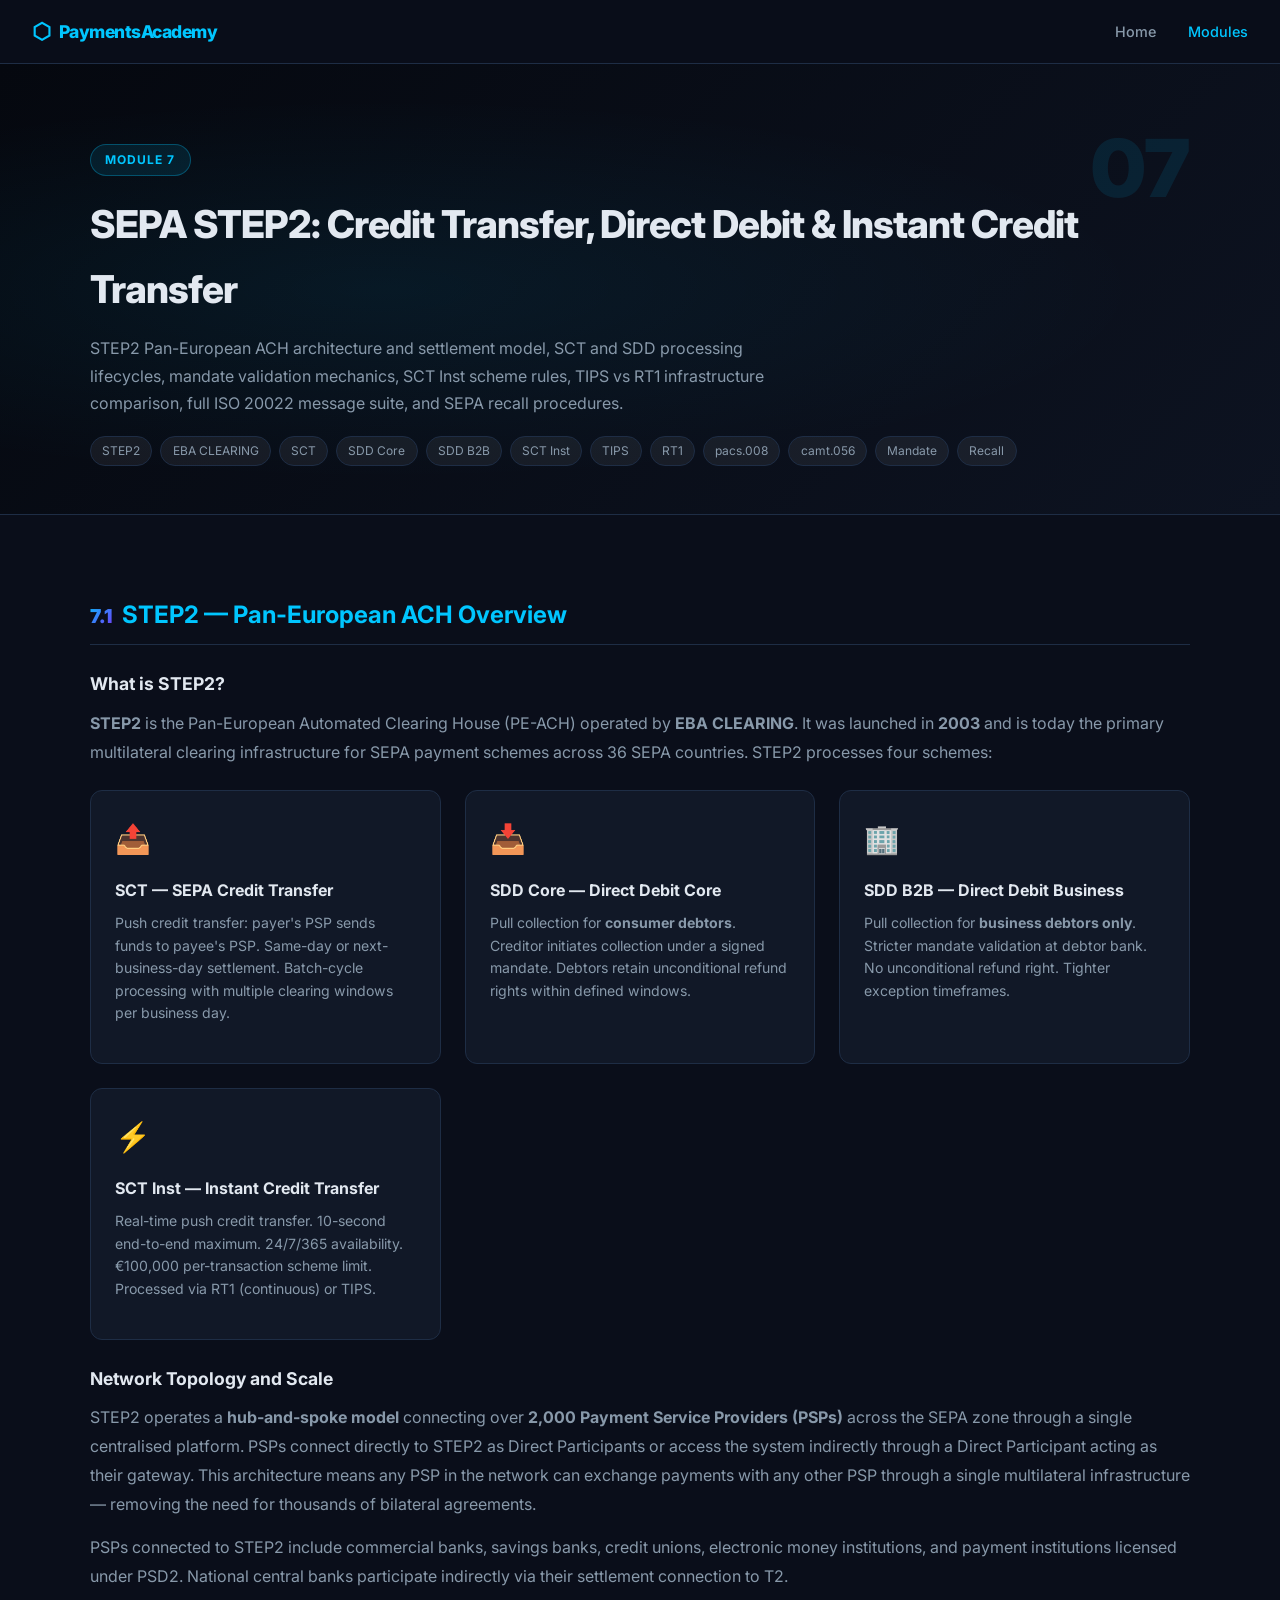
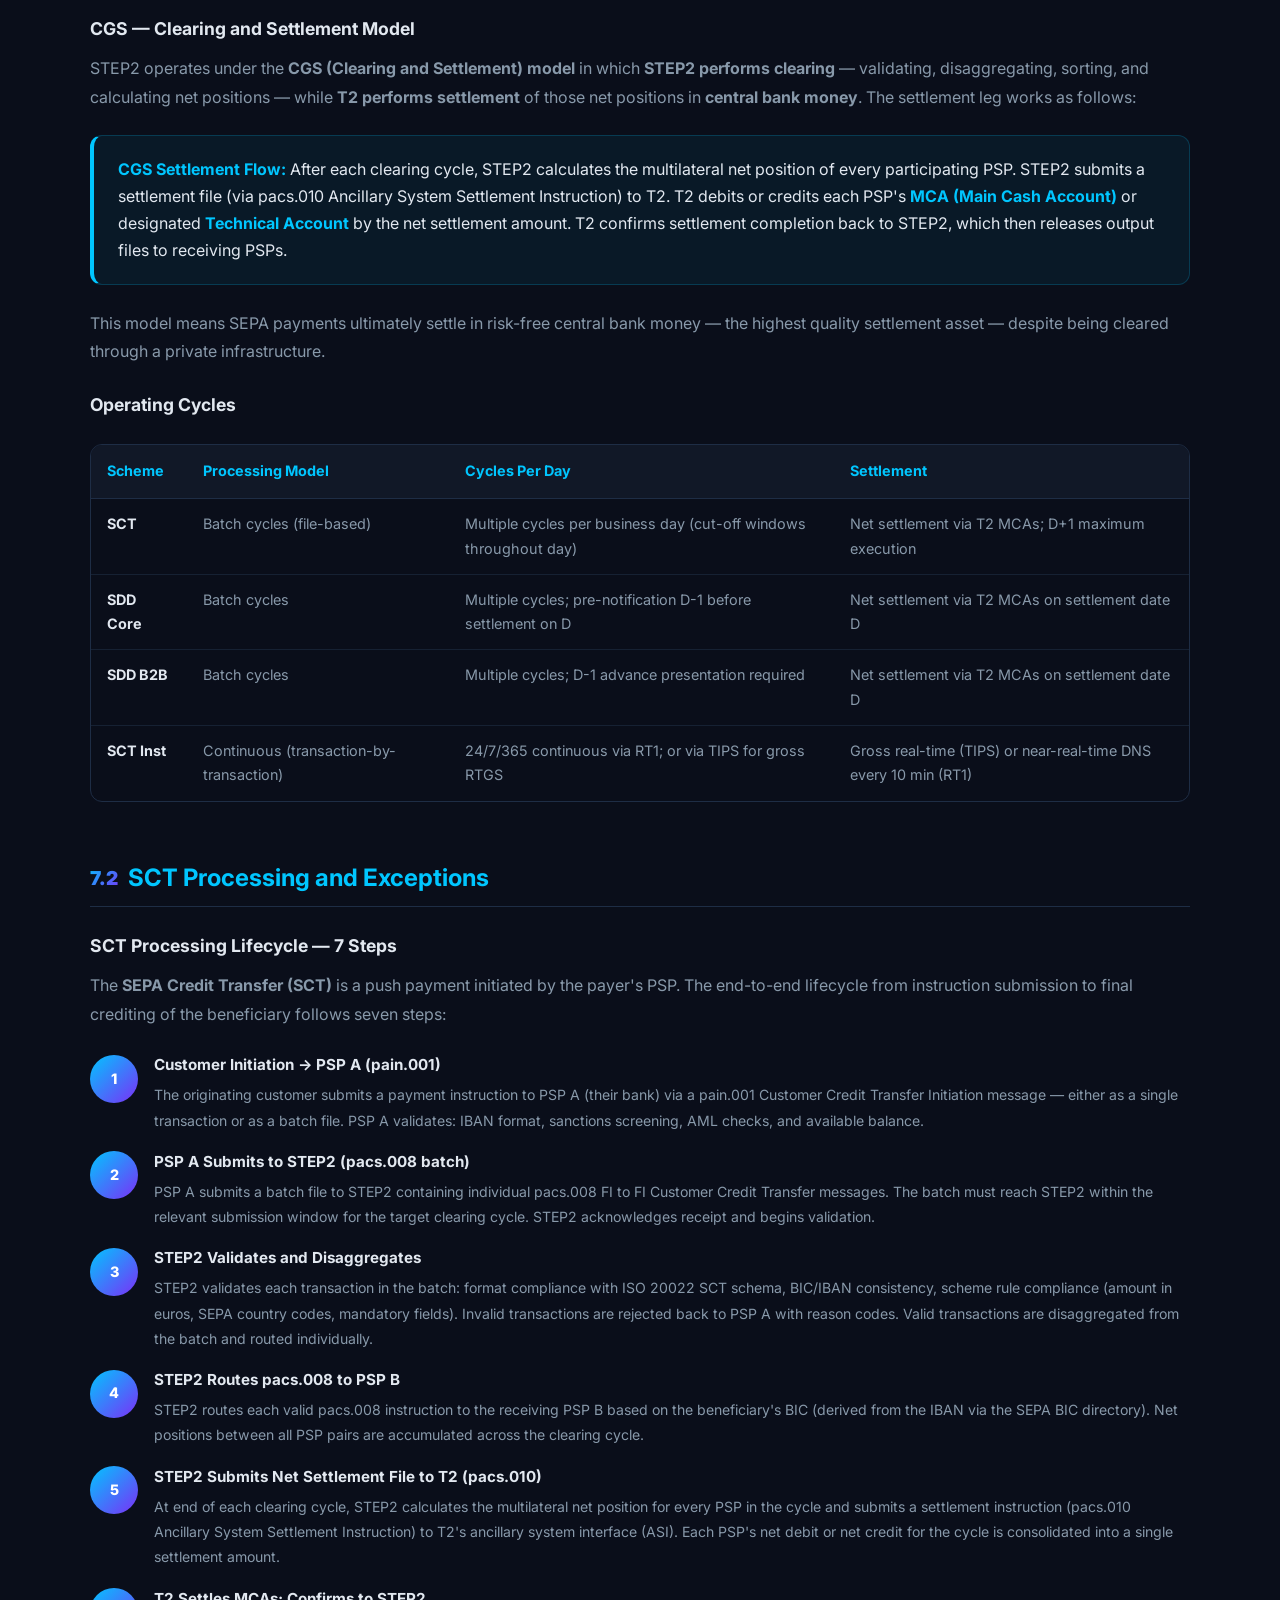
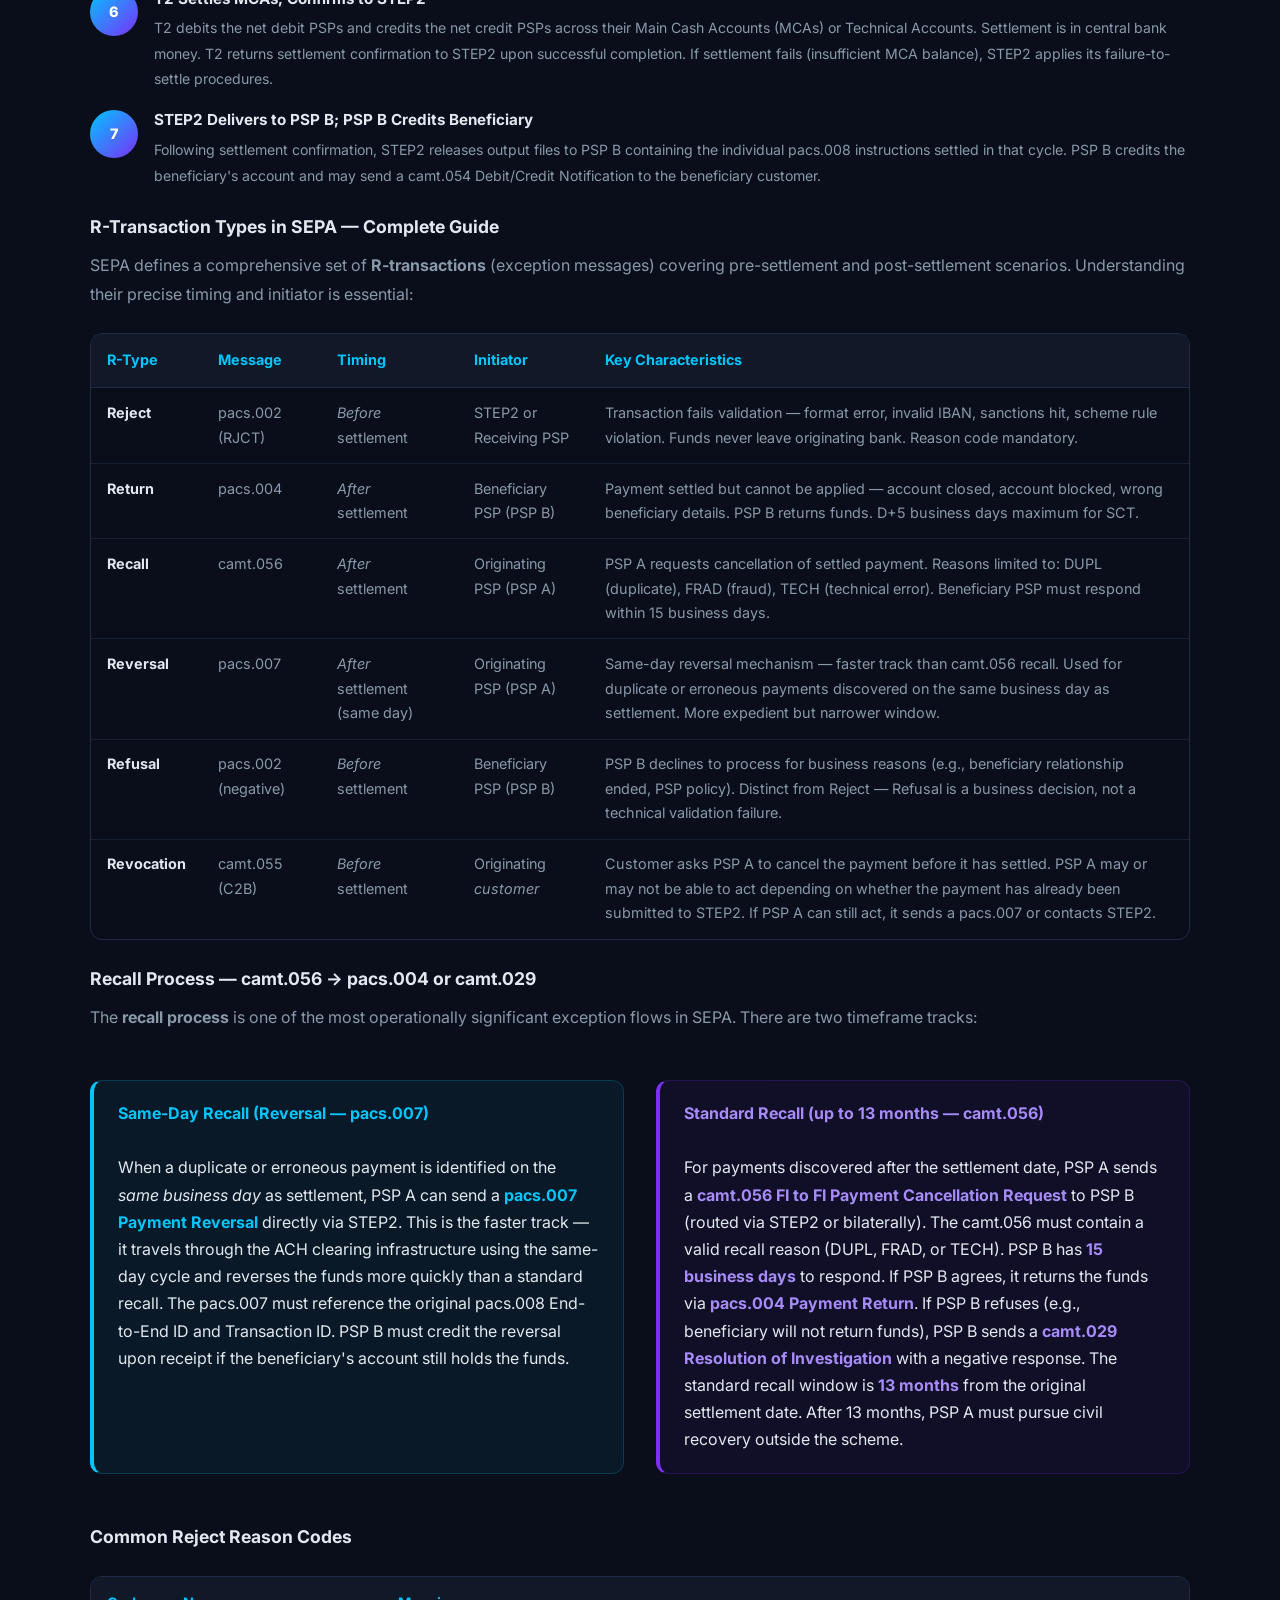
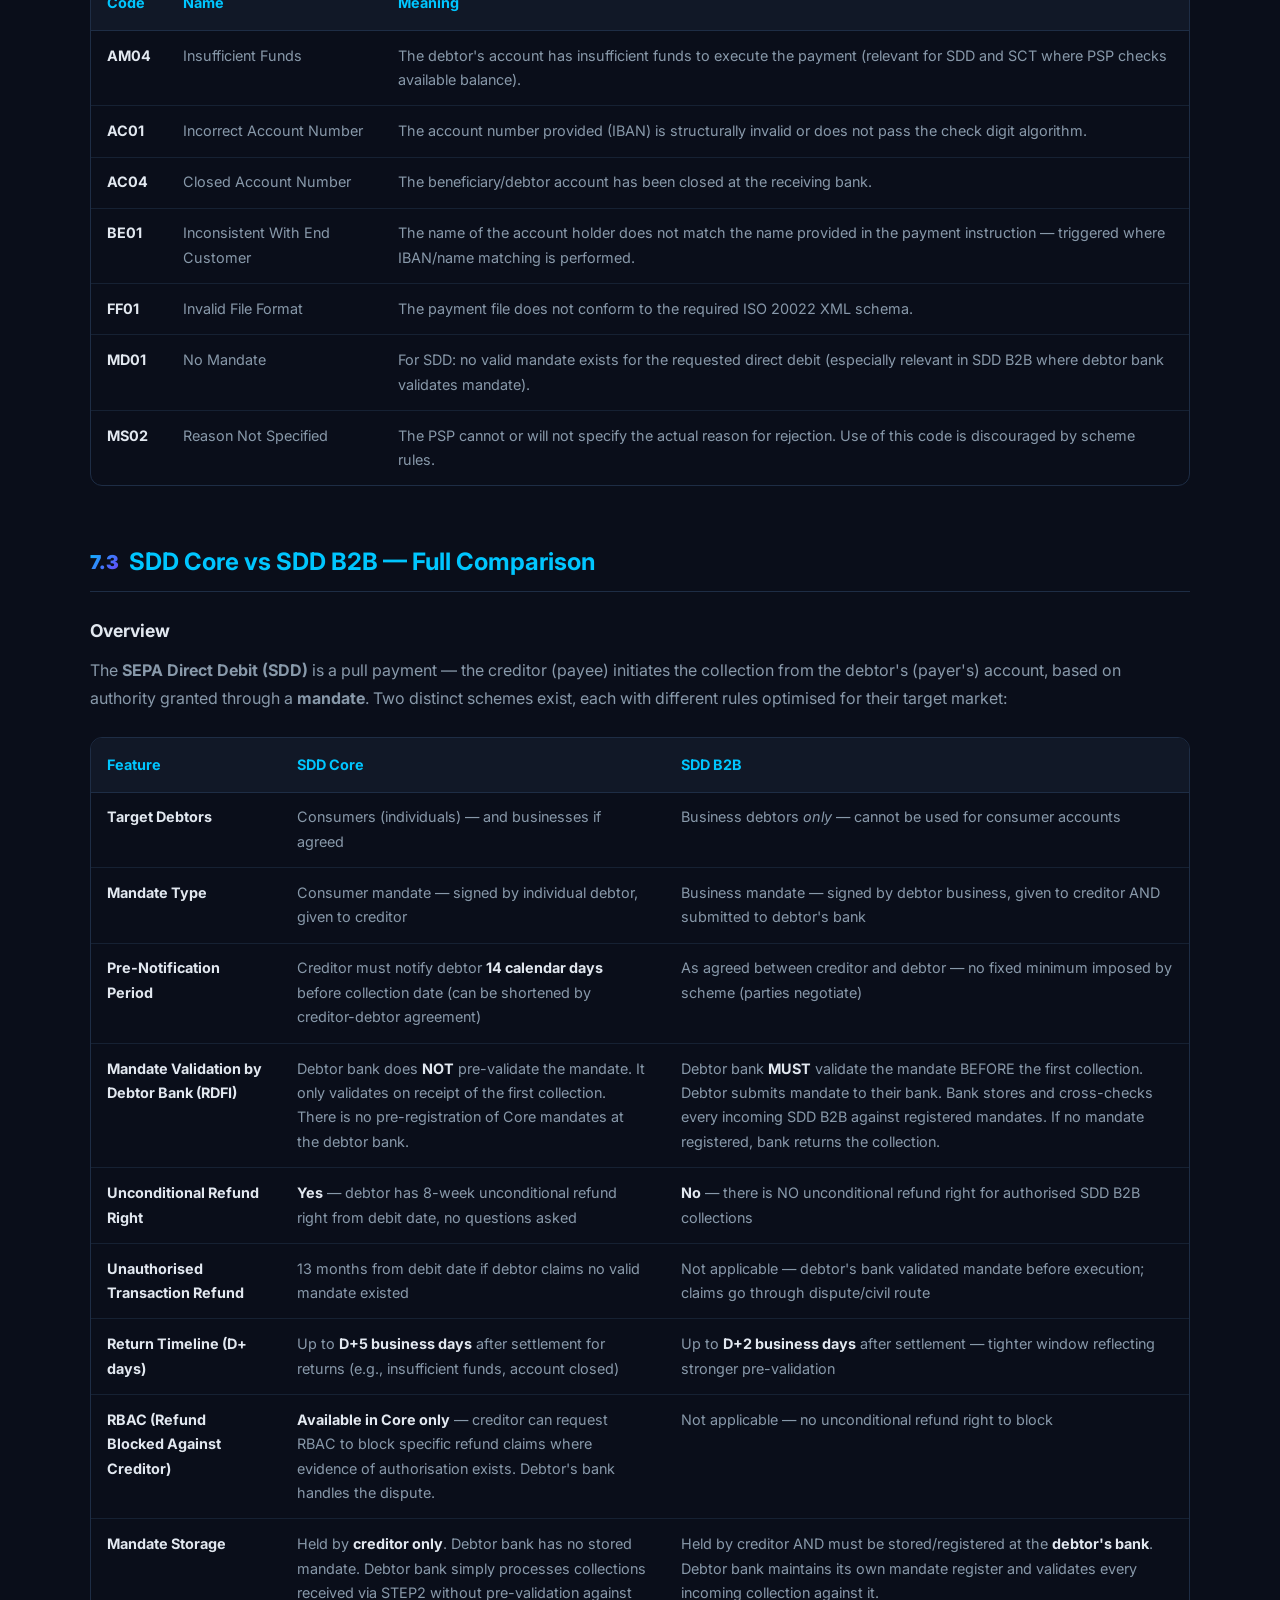
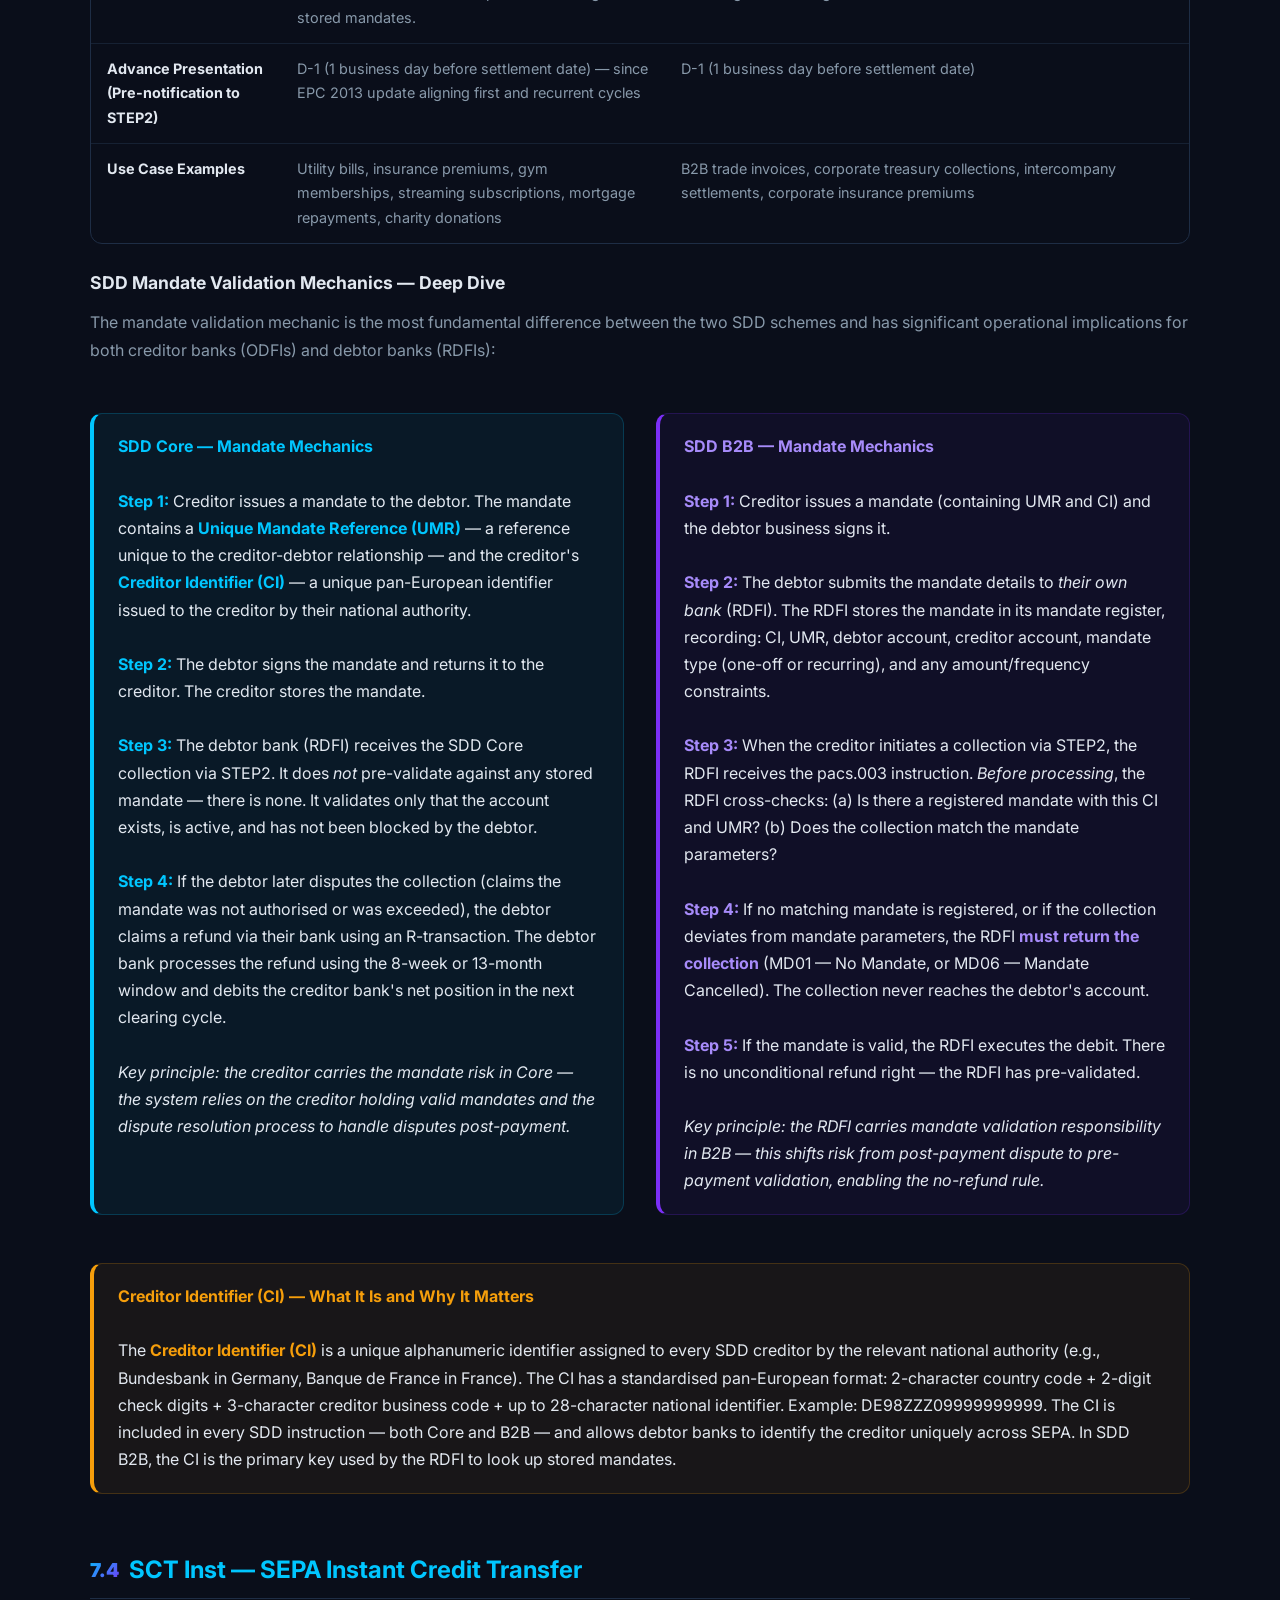
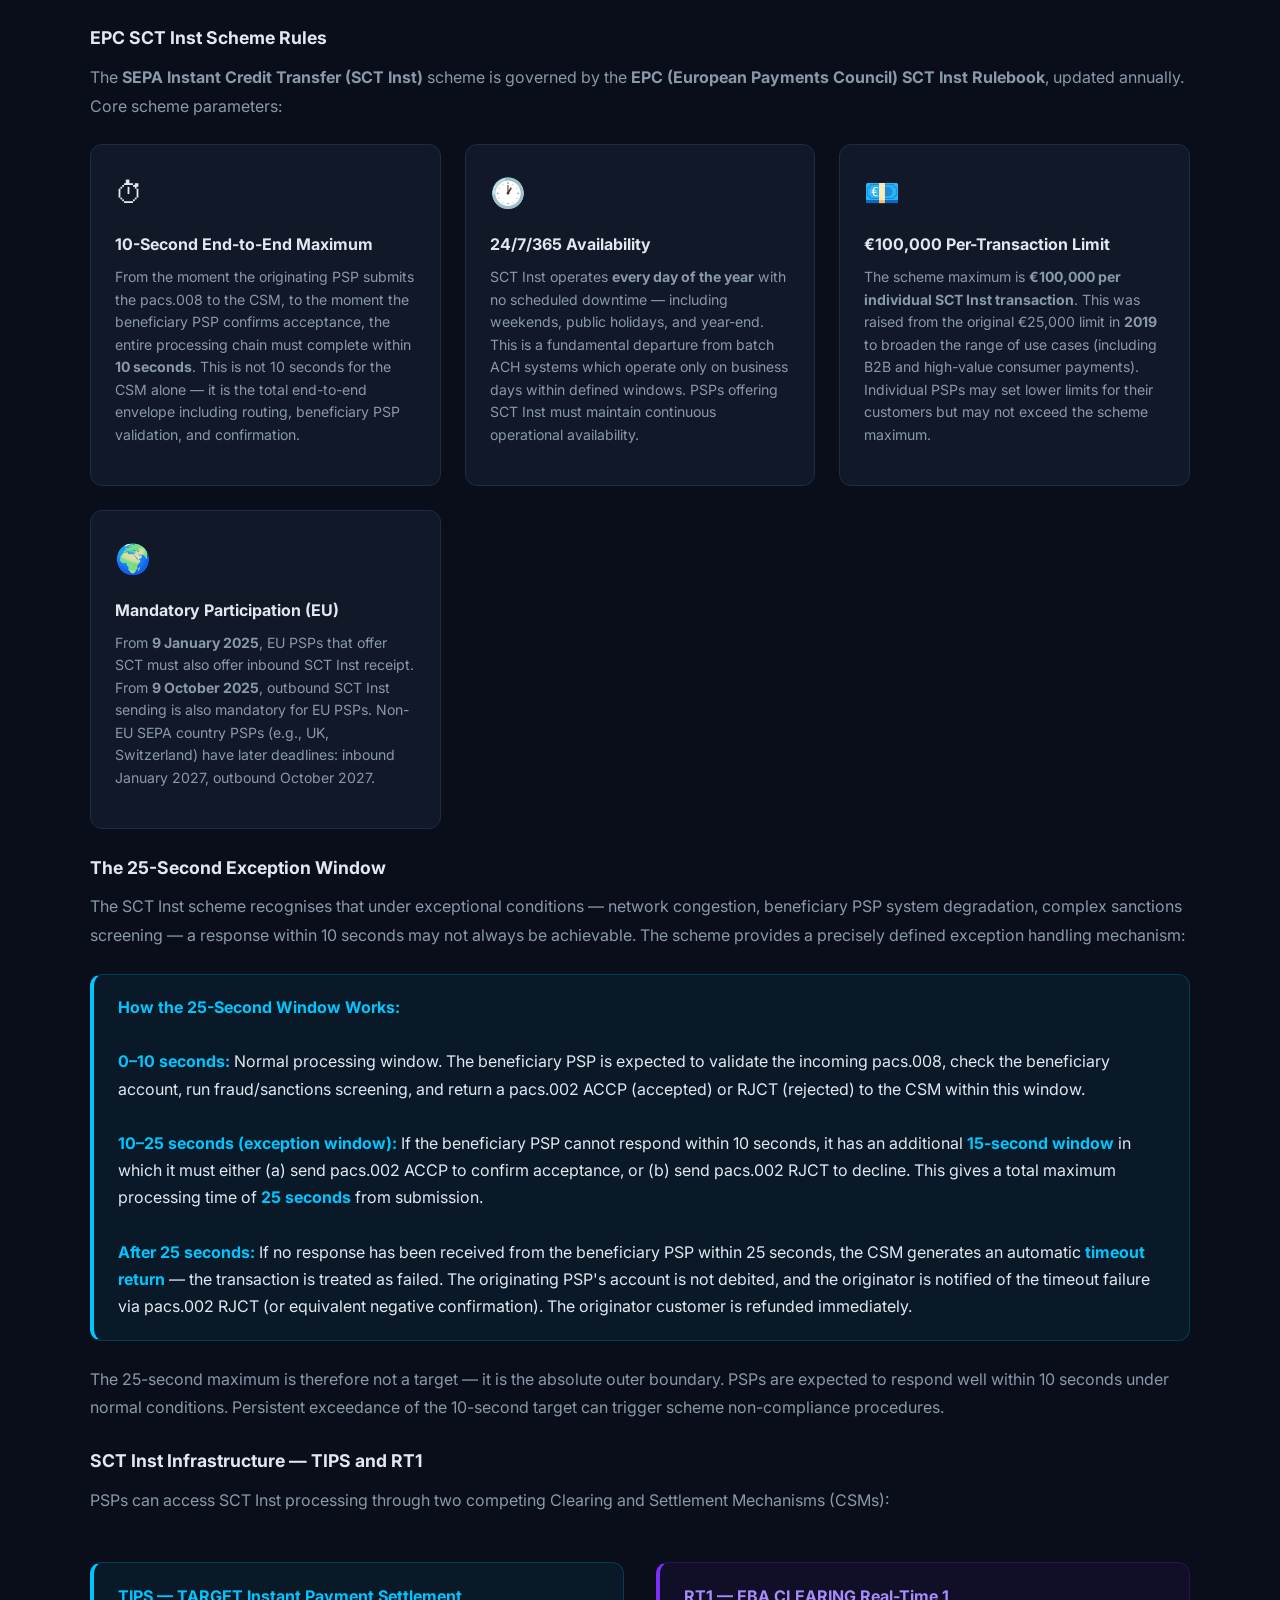
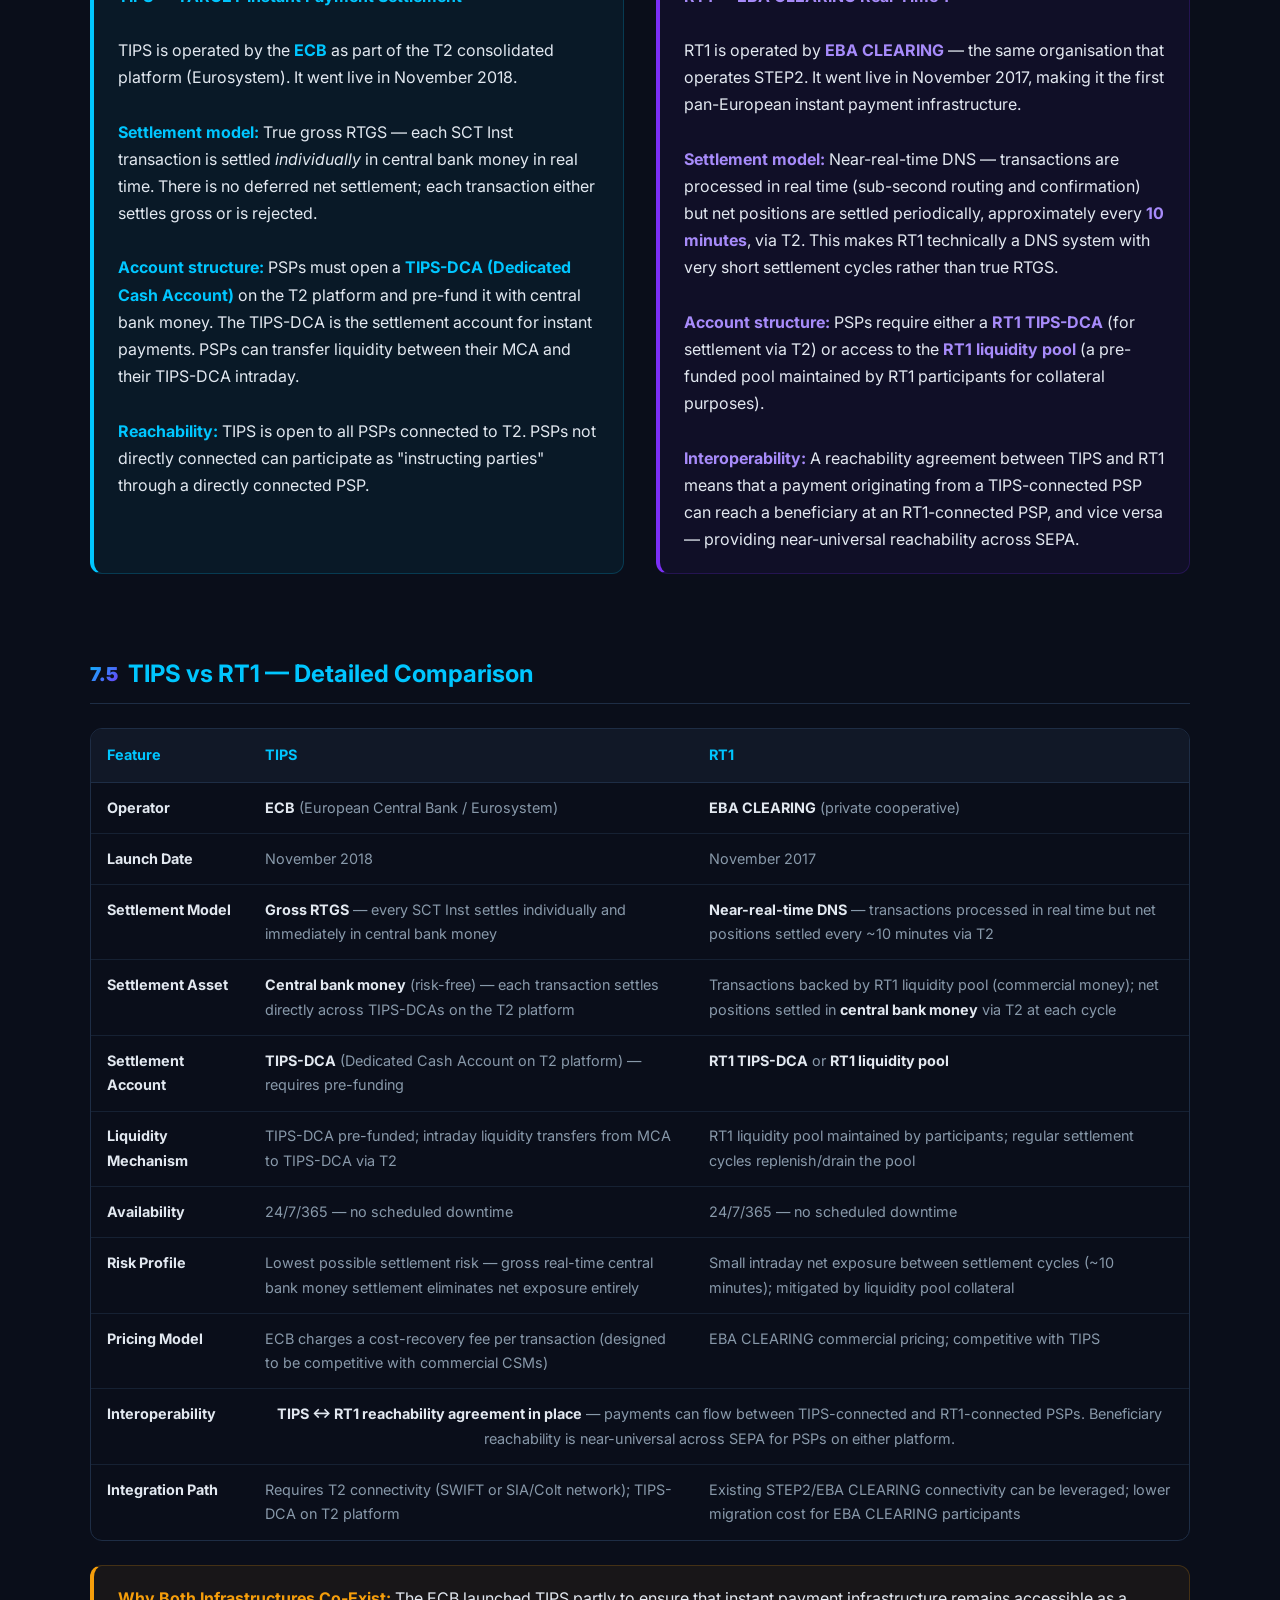
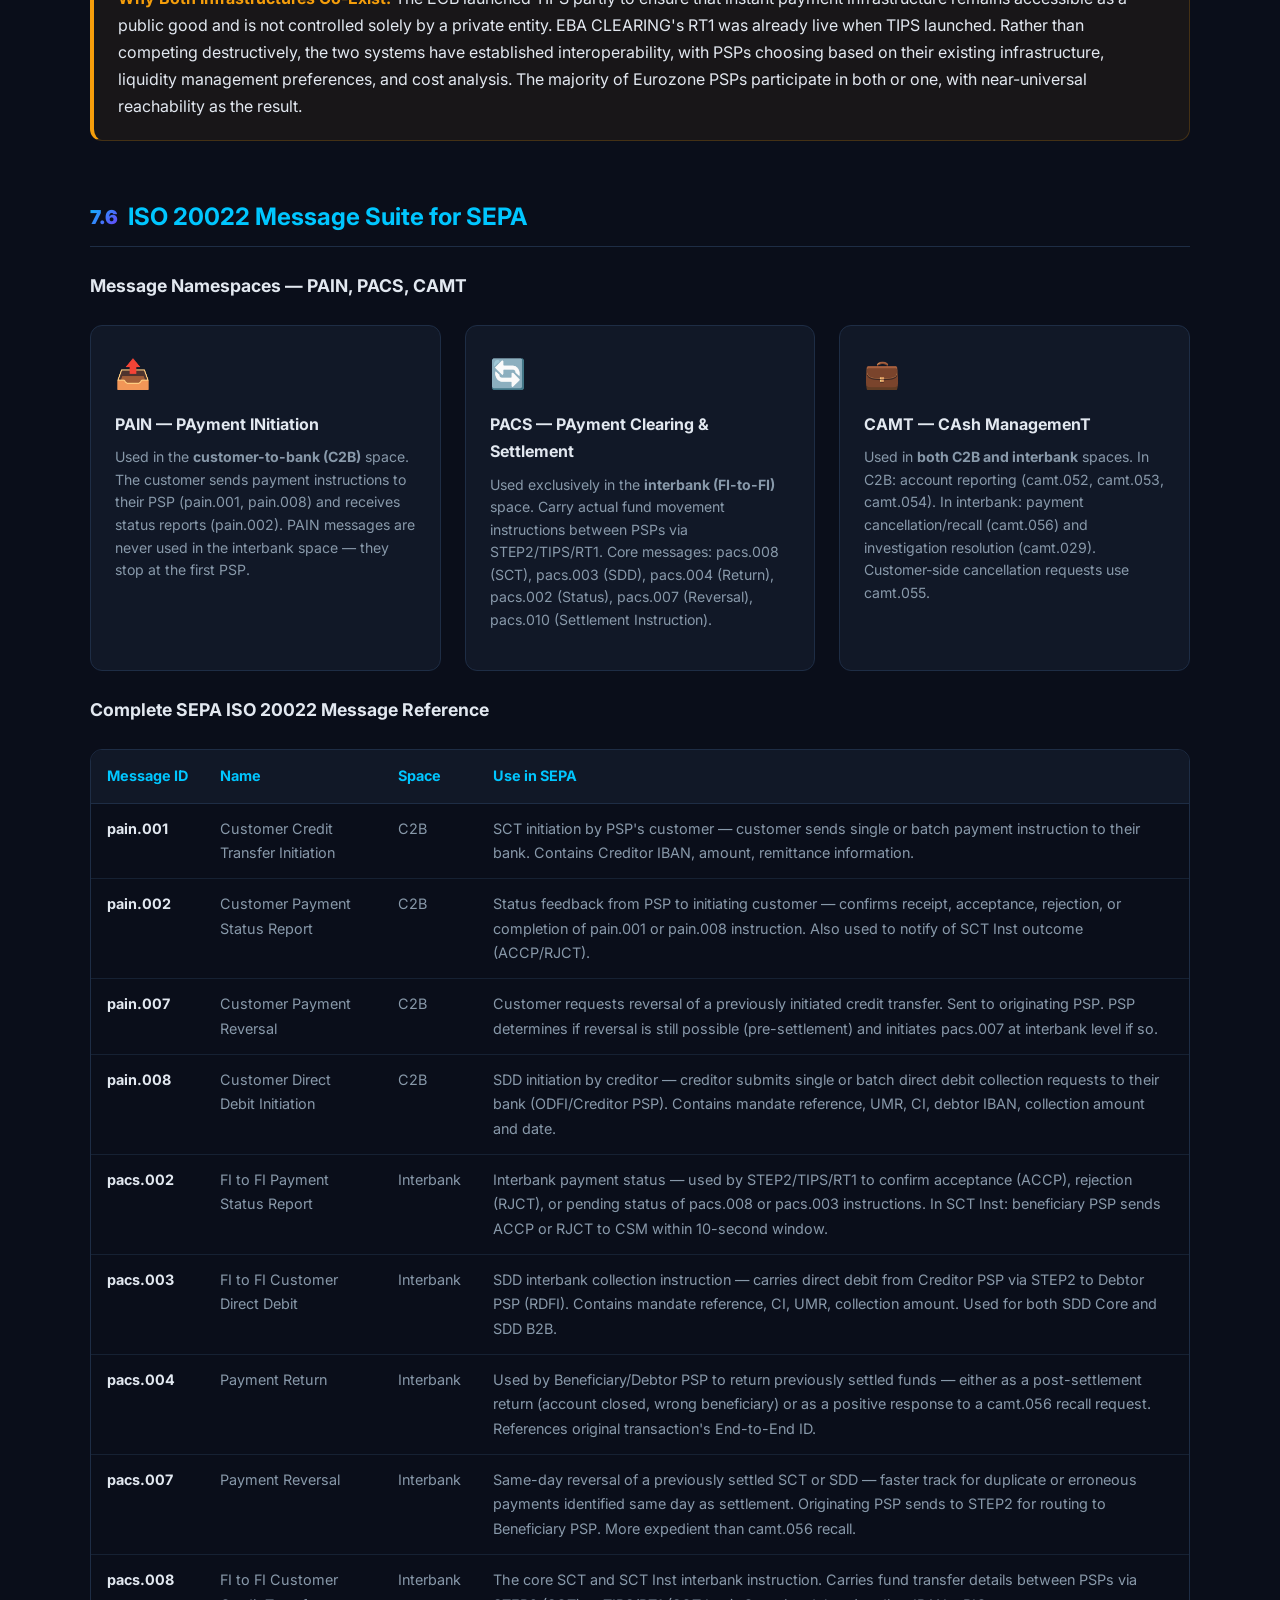
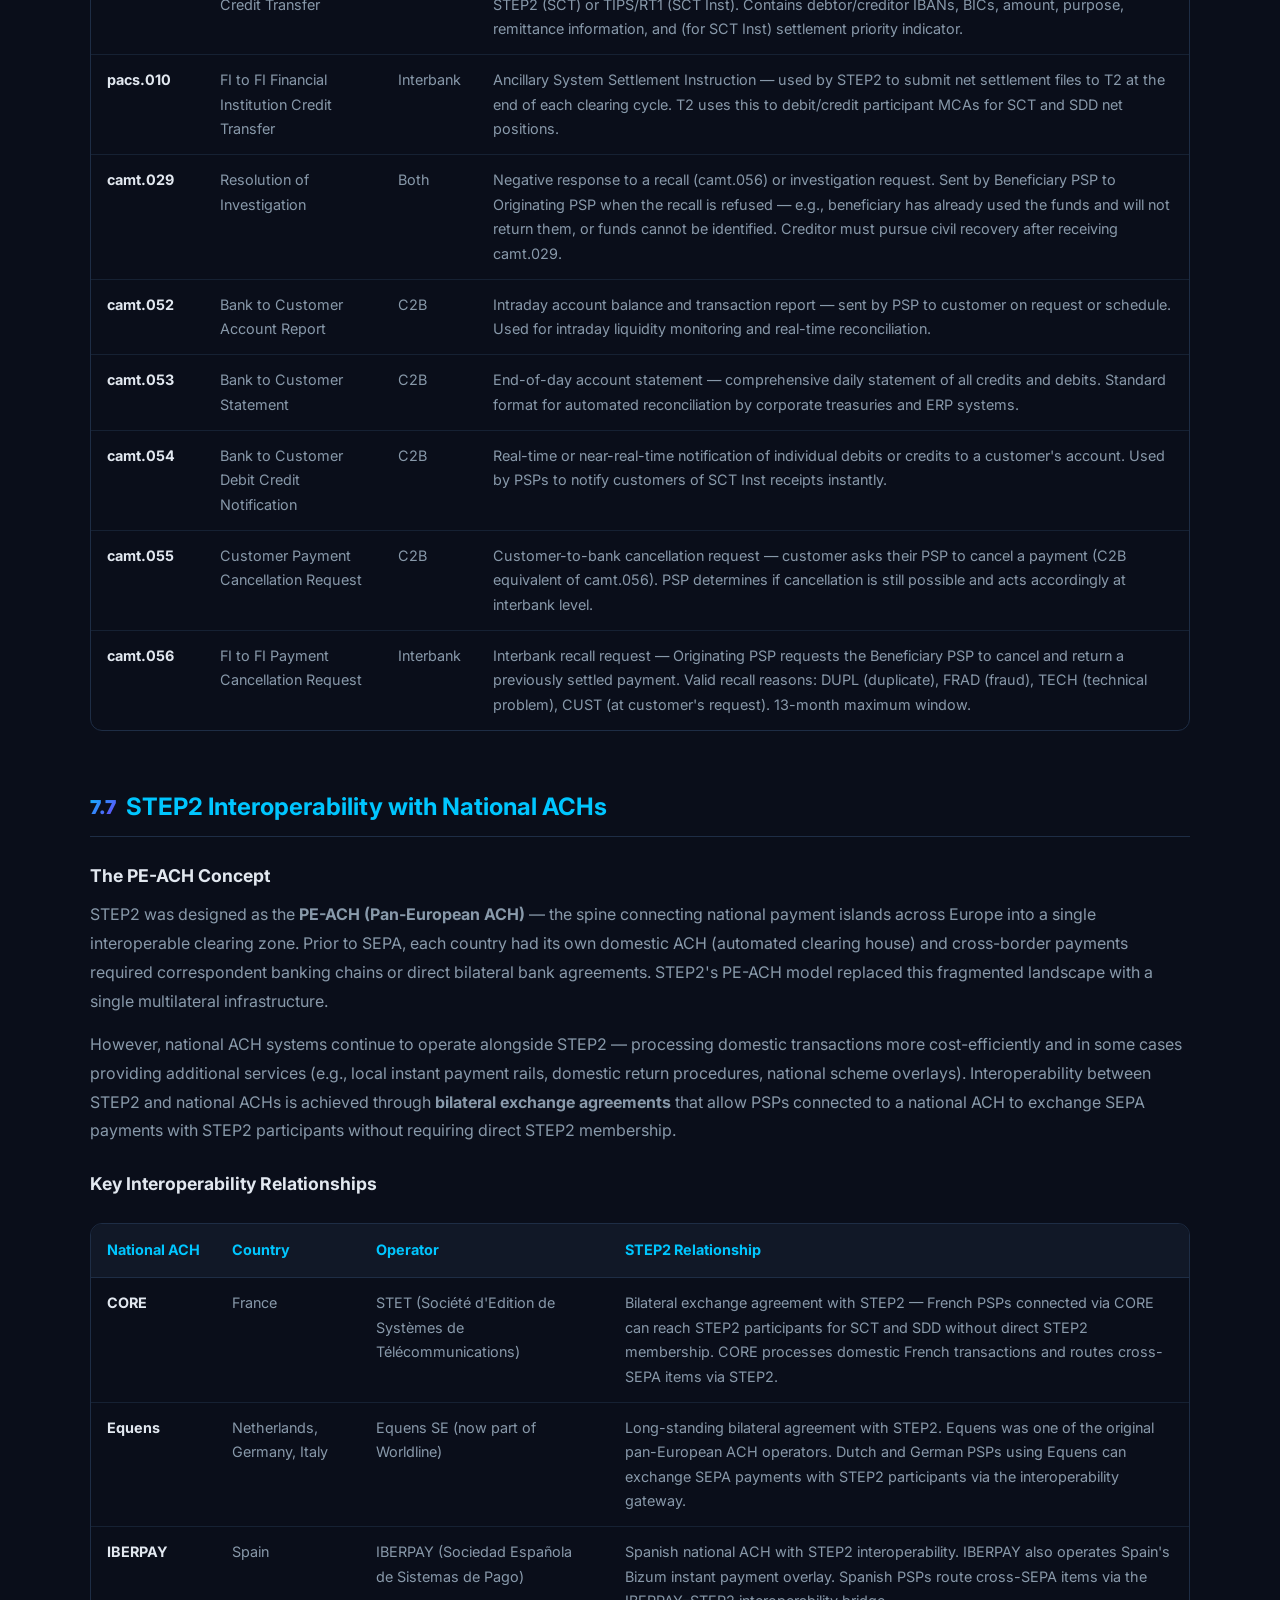
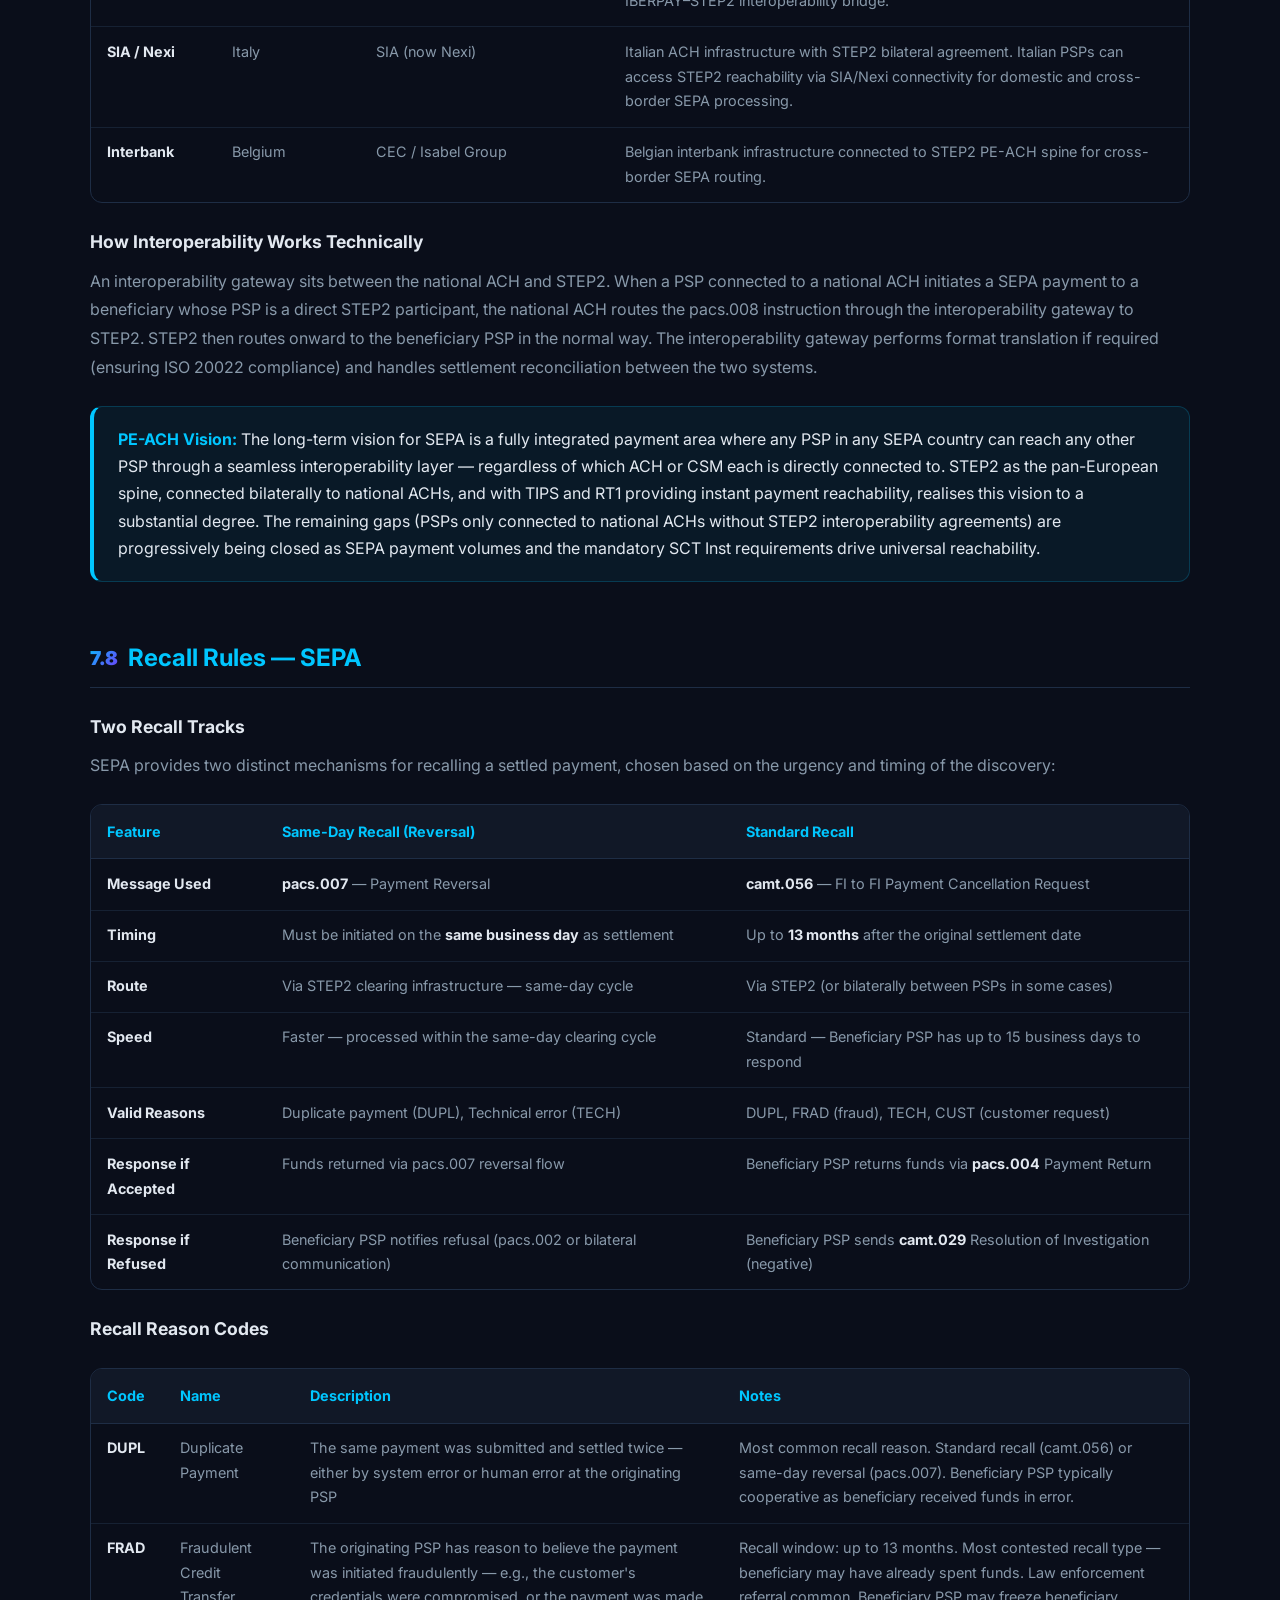
<file: module7.html>
<!DOCTYPE html>
<html lang="en">
<head>
  <meta charset="UTF-8" /><meta name="viewport" content="width=device-width, initial-scale=1.0" />
  <title>Module 7: SEPA STEP2 SCT, SDD &amp; SCT Inst — PaymentsAcademy</title>
  <link rel="stylesheet" href="styles.css" />
</head>
<body>
<nav class="navbar" id="navbar"><div class="nav-inner"><a href="index.html" class="nav-logo"><span class="logo-icon">⬡</span>PaymentsAcademy</a><button class="hamburger" id="hamburger">&#9776;</button><ul class="nav-links" id="nav-links"><li><a href="index.html">Home</a></li><li><a href="modules.html" class="active">Modules</a></li></ul></div></nav>

<div class="module-hero">
  <div class="module-hero-inner">
    <div class="module-num">07</div>
    <div class="module-tag">Module 7</div>
    <h1>SEPA STEP2: Credit Transfer, Direct Debit &amp; Instant Credit Transfer</h1>
    <p>STEP2 Pan-European ACH architecture and settlement model, SCT and SDD processing lifecycles, mandate validation mechanics, SCT Inst scheme rules, TIPS vs RT1 infrastructure comparison, full ISO 20022 message suite, and SEPA recall procedures.</p>
    <div class="module-tags"><span>STEP2</span><span>EBA CLEARING</span><span>SCT</span><span>SDD Core</span><span>SDD B2B</span><span>SCT Inst</span><span>TIPS</span><span>RT1</span><span>pacs.008</span><span>camt.056</span><span>Mandate</span><span>Recall</span></div>
  </div>
</div>

<section class="section"><div class="container">

  <!-- ═══════════════════════════════════════════════════
       7.1  STEP2 — Pan-European ACH Overview
  ═══════════════════════════════════════════════════ -->
  <div class="topic-section fade-in">
    <h2><span class="t-num">7.1</span> STEP2 — Pan-European ACH Overview</h2>

    <h3>What is STEP2?</h3>
    <p><strong>STEP2</strong> is the Pan-European Automated Clearing House (PE-ACH) operated by <strong>EBA CLEARING</strong>. It was launched in <strong>2003</strong> and is today the primary multilateral clearing infrastructure for SEPA payment schemes across 36 SEPA countries. STEP2 processes four schemes:</p>
    <div class="cards-grid">
      <div class="info-card"><div class="ic-icon">📤</div><h4>SCT — SEPA Credit Transfer</h4><p>Push credit transfer: payer's PSP sends funds to payee's PSP. Same-day or next-business-day settlement. Batch-cycle processing with multiple clearing windows per business day.</p></div>
      <div class="info-card"><div class="ic-icon">📥</div><h4>SDD Core — Direct Debit Core</h4><p>Pull collection for <strong>consumer debtors</strong>. Creditor initiates collection under a signed mandate. Debtors retain unconditional refund rights within defined windows.</p></div>
      <div class="info-card"><div class="ic-icon">🏢</div><h4>SDD B2B — Direct Debit Business</h4><p>Pull collection for <strong>business debtors only</strong>. Stricter mandate validation at debtor bank. No unconditional refund right. Tighter exception timeframes.</p></div>
      <div class="info-card"><div class="ic-icon">⚡</div><h4>SCT Inst — Instant Credit Transfer</h4><p>Real-time push credit transfer. 10-second end-to-end maximum. 24/7/365 availability. €100,000 per-transaction scheme limit. Processed via RT1 (continuous) or TIPS.</p></div>
    </div>

    <h3>Network Topology and Scale</h3>
    <p>STEP2 operates a <strong>hub-and-spoke model</strong> connecting over <strong>2,000 Payment Service Providers (PSPs)</strong> across the SEPA zone through a single centralised platform. PSPs connect directly to STEP2 as Direct Participants or access the system indirectly through a Direct Participant acting as their gateway. This architecture means any PSP in the network can exchange payments with any other PSP through a single multilateral infrastructure — removing the need for thousands of bilateral agreements.</p>
    <p>PSPs connected to STEP2 include commercial banks, savings banks, credit unions, electronic money institutions, and payment institutions licensed under PSD2. National central banks participate indirectly via their settlement connection to T2.</p>

    <h3>CGS — Clearing and Settlement Model</h3>
    <p>STEP2 operates under the <strong>CGS (Clearing and Settlement) model</strong> in which <strong>STEP2 performs clearing</strong> — validating, disaggregating, sorting, and calculating net positions — while <strong>T2 performs settlement</strong> of those net positions in <strong>central bank money</strong>. The settlement leg works as follows:</p>
    <div class="highlight-box">
      <strong>CGS Settlement Flow:</strong> After each clearing cycle, STEP2 calculates the multilateral net position of every participating PSP. STEP2 submits a settlement file (via pacs.010 Ancillary System Settlement Instruction) to T2. T2 debits or credits each PSP's <strong>MCA (Main Cash Account)</strong> or designated <strong>Technical Account</strong> by the net settlement amount. T2 confirms settlement completion back to STEP2, which then releases output files to receiving PSPs.
    </div>
    <p>This model means SEPA payments ultimately settle in risk-free central bank money — the highest quality settlement asset — despite being cleared through a private infrastructure.</p>

    <h3>Operating Cycles</h3>
    <div class="table-wrap"><table>
      <thead><tr><th>Scheme</th><th>Processing Model</th><th>Cycles Per Day</th><th>Settlement</th></tr></thead>
      <tbody>
        <tr><td><strong>SCT</strong></td><td>Batch cycles (file-based)</td><td>Multiple cycles per business day (cut-off windows throughout day)</td><td>Net settlement via T2 MCAs; D+1 maximum execution</td></tr>
        <tr><td><strong>SDD Core</strong></td><td>Batch cycles</td><td>Multiple cycles; pre-notification D-1 before settlement on D</td><td>Net settlement via T2 MCAs on settlement date D</td></tr>
        <tr><td><strong>SDD B2B</strong></td><td>Batch cycles</td><td>Multiple cycles; D-1 advance presentation required</td><td>Net settlement via T2 MCAs on settlement date D</td></tr>
        <tr><td><strong>SCT Inst</strong></td><td>Continuous (transaction-by-transaction)</td><td>24/7/365 continuous via RT1; or via TIPS for gross RTGS</td><td>Gross real-time (TIPS) or near-real-time DNS every 10 min (RT1)</td></tr>
      </tbody>
    </table></div>
  </div>

  <!-- ═══════════════════════════════════════════════════
       7.2  SCT Processing and Exceptions
  ═══════════════════════════════════════════════════ -->
  <div class="topic-section fade-in">
    <h2><span class="t-num">7.2</span> SCT Processing and Exceptions</h2>

    <h3>SCT Processing Lifecycle — 7 Steps</h3>
    <p>The <strong>SEPA Credit Transfer (SCT)</strong> is a push payment initiated by the payer's PSP. The end-to-end lifecycle from instruction submission to final crediting of the beneficiary follows seven steps:</p>
    <div class="flow-steps">
      <div class="flow-step"><div class="step-num">1</div><div class="step-body"><h4>Customer Initiation → PSP A (pain.001)</h4><p>The originating customer submits a payment instruction to PSP A (their bank) via a pain.001 Customer Credit Transfer Initiation message — either as a single transaction or as a batch file. PSP A validates: IBAN format, sanctions screening, AML checks, and available balance.</p></div></div>
      <div class="flow-step"><div class="step-num">2</div><div class="step-body"><h4>PSP A Submits to STEP2 (pacs.008 batch)</h4><p>PSP A submits a batch file to STEP2 containing individual pacs.008 FI to FI Customer Credit Transfer messages. The batch must reach STEP2 within the relevant submission window for the target clearing cycle. STEP2 acknowledges receipt and begins validation.</p></div></div>
      <div class="flow-step"><div class="step-num">3</div><div class="step-body"><h4>STEP2 Validates and Disaggregates</h4><p>STEP2 validates each transaction in the batch: format compliance with ISO 20022 SCT schema, BIC/IBAN consistency, scheme rule compliance (amount in euros, SEPA country codes, mandatory fields). Invalid transactions are rejected back to PSP A with reason codes. Valid transactions are disaggregated from the batch and routed individually.</p></div></div>
      <div class="flow-step"><div class="step-num">4</div><div class="step-body"><h4>STEP2 Routes pacs.008 to PSP B</h4><p>STEP2 routes each valid pacs.008 instruction to the receiving PSP B based on the beneficiary's BIC (derived from the IBAN via the SEPA BIC directory). Net positions between all PSP pairs are accumulated across the clearing cycle.</p></div></div>
      <div class="flow-step"><div class="step-num">5</div><div class="step-body"><h4>STEP2 Submits Net Settlement File to T2 (pacs.010)</h4><p>At end of each clearing cycle, STEP2 calculates the multilateral net position for every PSP in the cycle and submits a settlement instruction (pacs.010 Ancillary System Settlement Instruction) to T2's ancillary system interface (ASI). Each PSP's net debit or net credit for the cycle is consolidated into a single settlement amount.</p></div></div>
      <div class="flow-step"><div class="step-num">6</div><div class="step-body"><h4>T2 Settles MCAs; Confirms to STEP2</h4><p>T2 debits the net debit PSPs and credits the net credit PSPs across their Main Cash Accounts (MCAs) or Technical Accounts. Settlement is in central bank money. T2 returns settlement confirmation to STEP2 upon successful completion. If settlement fails (insufficient MCA balance), STEP2 applies its failure-to-settle procedures.</p></div></div>
      <div class="flow-step"><div class="step-num">7</div><div class="step-body"><h4>STEP2 Delivers to PSP B; PSP B Credits Beneficiary</h4><p>Following settlement confirmation, STEP2 releases output files to PSP B containing the individual pacs.008 instructions settled in that cycle. PSP B credits the beneficiary's account and may send a camt.054 Debit/Credit Notification to the beneficiary customer.</p></div></div>
    </div>

    <h3>R-Transaction Types in SEPA — Complete Guide</h3>
    <p>SEPA defines a comprehensive set of <strong>R-transactions</strong> (exception messages) covering pre-settlement and post-settlement scenarios. Understanding their precise timing and initiator is essential:</p>
    <div class="table-wrap"><table>
      <thead><tr><th>R-Type</th><th>Message</th><th>Timing</th><th>Initiator</th><th>Key Characteristics</th></tr></thead>
      <tbody>
        <tr><td><strong>Reject</strong></td><td>pacs.002 (RJCT)</td><td><em>Before</em> settlement</td><td>STEP2 or Receiving PSP</td><td>Transaction fails validation — format error, invalid IBAN, sanctions hit, scheme rule violation. Funds never leave originating bank. Reason code mandatory.</td></tr>
        <tr><td><strong>Return</strong></td><td>pacs.004</td><td><em>After</em> settlement</td><td>Beneficiary PSP (PSP B)</td><td>Payment settled but cannot be applied — account closed, account blocked, wrong beneficiary details. PSP B returns funds. D+5 business days maximum for SCT.</td></tr>
        <tr><td><strong>Recall</strong></td><td>camt.056</td><td><em>After</em> settlement</td><td>Originating PSP (PSP A)</td><td>PSP A requests cancellation of settled payment. Reasons limited to: DUPL (duplicate), FRAD (fraud), TECH (technical error). Beneficiary PSP must respond within 15 business days.</td></tr>
        <tr><td><strong>Reversal</strong></td><td>pacs.007</td><td><em>After</em> settlement (same day)</td><td>Originating PSP (PSP A)</td><td>Same-day reversal mechanism — faster track than camt.056 recall. Used for duplicate or erroneous payments discovered on the same business day as settlement. More expedient but narrower window.</td></tr>
        <tr><td><strong>Refusal</strong></td><td>pacs.002 (negative)</td><td><em>Before</em> settlement</td><td>Beneficiary PSP (PSP B)</td><td>PSP B declines to process for business reasons (e.g., beneficiary relationship ended, PSP policy). Distinct from Reject — Refusal is a business decision, not a technical validation failure.</td></tr>
        <tr><td><strong>Revocation</strong></td><td>camt.055 (C2B)</td><td><em>Before</em> settlement</td><td>Originating <em>customer</em></td><td>Customer asks PSP A to cancel the payment before it has settled. PSP A may or may not be able to act depending on whether the payment has already been submitted to STEP2. If PSP A can still act, it sends a pacs.007 or contacts STEP2.</td></tr>
      </tbody>
    </table></div>

    <h3>Recall Process — camt.056 → pacs.004 or camt.029</h3>
    <p>The <strong>recall process</strong> is one of the most operationally significant exception flows in SEPA. There are two timeframe tracks:</p>
    <div class="two-col">
      <div class="highlight-box">
        <strong>Same-Day Recall (Reversal — pacs.007)</strong><br/><br/>
        When a duplicate or erroneous payment is identified on the <em>same business day</em> as settlement, PSP A can send a <strong>pacs.007 Payment Reversal</strong> directly via STEP2. This is the faster track — it travels through the ACH clearing infrastructure using the same-day cycle and reverses the funds more quickly than a standard recall. The pacs.007 must reference the original pacs.008 End-to-End ID and Transaction ID. PSP B must credit the reversal upon receipt if the beneficiary's account still holds the funds.
      </div>
      <div class="highlight-box purple">
        <strong>Standard Recall (up to 13 months — camt.056)</strong><br/><br/>
        For payments discovered after the settlement date, PSP A sends a <strong>camt.056 FI to FI Payment Cancellation Request</strong> to PSP B (routed via STEP2 or bilaterally). The camt.056 must contain a valid recall reason (DUPL, FRAD, or TECH). PSP B has <strong>15 business days</strong> to respond. If PSP B agrees, it returns the funds via <strong>pacs.004 Payment Return</strong>. If PSP B refuses (e.g., beneficiary will not return funds), PSP B sends a <strong>camt.029 Resolution of Investigation</strong> with a negative response. The standard recall window is <strong>13 months</strong> from the original settlement date. After 13 months, PSP A must pursue civil recovery outside the scheme.
      </div>
    </div>

    <h3>Common Reject Reason Codes</h3>
    <div class="table-wrap"><table>
      <thead><tr><th>Code</th><th>Name</th><th>Meaning</th></tr></thead>
      <tbody>
        <tr><td><strong>AM04</strong></td><td>Insufficient Funds</td><td>The debtor's account has insufficient funds to execute the payment (relevant for SDD and SCT where PSP checks available balance).</td></tr>
        <tr><td><strong>AC01</strong></td><td>Incorrect Account Number</td><td>The account number provided (IBAN) is structurally invalid or does not pass the check digit algorithm.</td></tr>
        <tr><td><strong>AC04</strong></td><td>Closed Account Number</td><td>The beneficiary/debtor account has been closed at the receiving bank.</td></tr>
        <tr><td><strong>BE01</strong></td><td>Inconsistent With End Customer</td><td>The name of the account holder does not match the name provided in the payment instruction — triggered where IBAN/name matching is performed.</td></tr>
        <tr><td><strong>FF01</strong></td><td>Invalid File Format</td><td>The payment file does not conform to the required ISO 20022 XML schema.</td></tr>
        <tr><td><strong>MD01</strong></td><td>No Mandate</td><td>For SDD: no valid mandate exists for the requested direct debit (especially relevant in SDD B2B where debtor bank validates mandate).</td></tr>
        <tr><td><strong>MS02</strong></td><td>Reason Not Specified</td><td>The PSP cannot or will not specify the actual reason for rejection. Use of this code is discouraged by scheme rules.</td></tr>
      </tbody>
    </table></div>
  </div>

  <!-- ═══════════════════════════════════════════════════
       7.3  SDD Core vs SDD B2B — Full Comparison
  ═══════════════════════════════════════════════════ -->
  <div class="topic-section fade-in">
    <h2><span class="t-num">7.3</span> SDD Core vs SDD B2B — Full Comparison</h2>

    <h3>Overview</h3>
    <p>The <strong>SEPA Direct Debit (SDD)</strong> is a pull payment — the creditor (payee) initiates the collection from the debtor's (payer's) account, based on authority granted through a <strong>mandate</strong>. Two distinct schemes exist, each with different rules optimised for their target market:</p>

    <div class="table-wrap"><table>
      <thead><tr><th>Feature</th><th>SDD Core</th><th>SDD B2B</th></tr></thead>
      <tbody>
        <tr><td><strong>Target Debtors</strong></td><td>Consumers (individuals) — and businesses if agreed</td><td>Business debtors <em>only</em> — cannot be used for consumer accounts</td></tr>
        <tr><td><strong>Mandate Type</strong></td><td>Consumer mandate — signed by individual debtor, given to creditor</td><td>Business mandate — signed by debtor business, given to creditor AND submitted to debtor's bank</td></tr>
        <tr><td><strong>Pre-Notification Period</strong></td><td>Creditor must notify debtor <strong>14 calendar days</strong> before collection date (can be shortened by creditor-debtor agreement)</td><td>As agreed between creditor and debtor — no fixed minimum imposed by scheme (parties negotiate)</td></tr>
        <tr><td><strong>Mandate Validation by Debtor Bank (RDFI)</strong></td><td>Debtor bank does <strong>NOT</strong> pre-validate the mandate. It only validates on receipt of the first collection. There is no pre-registration of Core mandates at the debtor bank.</td><td>Debtor bank <strong>MUST</strong> validate the mandate BEFORE the first collection. Debtor submits mandate to their bank. Bank stores and cross-checks every incoming SDD B2B against registered mandates. If no mandate registered, bank returns the collection.</td></tr>
        <tr><td><strong>Unconditional Refund Right</strong></td><td><strong>Yes</strong> — debtor has 8-week unconditional refund right from debit date, no questions asked</td><td><strong>No</strong> — there is NO unconditional refund right for authorised SDD B2B collections</td></tr>
        <tr><td><strong>Unauthorised Transaction Refund</strong></td><td>13 months from debit date if debtor claims no valid mandate existed</td><td>Not applicable — debtor's bank validated mandate before execution; claims go through dispute/civil route</td></tr>
        <tr><td><strong>Return Timeline (D+ days)</strong></td><td>Up to <strong>D+5 business days</strong> after settlement for returns (e.g., insufficient funds, account closed)</td><td>Up to <strong>D+2 business days</strong> after settlement — tighter window reflecting stronger pre-validation</td></tr>
        <tr><td><strong>RBAC (Refund Blocked Against Creditor)</strong></td><td><strong>Available in Core only</strong> — creditor can request RBAC to block specific refund claims where evidence of authorisation exists. Debtor's bank handles the dispute.</td><td>Not applicable — no unconditional refund right to block</td></tr>
        <tr><td><strong>Mandate Storage</strong></td><td>Held by <strong>creditor only</strong>. Debtor bank has no stored mandate. Debtor bank simply processes collections received via STEP2 without pre-validation against stored mandates.</td><td>Held by creditor AND must be stored/registered at the <strong>debtor's bank</strong>. Debtor bank maintains its own mandate register and validates every incoming collection against it.</td></tr>
        <tr><td><strong>Advance Presentation (Pre-notification to STEP2)</strong></td><td>D-1 (1 business day before settlement date) — since EPC 2013 update aligning first and recurrent cycles</td><td>D-1 (1 business day before settlement date)</td></tr>
        <tr><td><strong>Use Case Examples</strong></td><td>Utility bills, insurance premiums, gym memberships, streaming subscriptions, mortgage repayments, charity donations</td><td>B2B trade invoices, corporate treasury collections, intercompany settlements, corporate insurance premiums</td></tr>
      </tbody>
    </table></div>

    <h3>SDD Mandate Validation Mechanics — Deep Dive</h3>
    <p>The mandate validation mechanic is the most fundamental difference between the two SDD schemes and has significant operational implications for both creditor banks (ODFIs) and debtor banks (RDFIs):</p>

    <div class="two-col">
      <div class="highlight-box">
        <strong>SDD Core — Mandate Mechanics</strong><br/><br/>
        <strong>Step 1:</strong> Creditor issues a mandate to the debtor. The mandate contains a <strong>Unique Mandate Reference (UMR)</strong> — a reference unique to the creditor-debtor relationship — and the creditor's <strong>Creditor Identifier (CI)</strong> — a unique pan-European identifier issued to the creditor by their national authority.<br/><br/>
        <strong>Step 2:</strong> The debtor signs the mandate and returns it to the creditor. The creditor stores the mandate.<br/><br/>
        <strong>Step 3:</strong> The debtor bank (RDFI) receives the SDD Core collection via STEP2. It does <em>not</em> pre-validate against any stored mandate — there is none. It validates only that the account exists, is active, and has not been blocked by the debtor.<br/><br/>
        <strong>Step 4:</strong> If the debtor later disputes the collection (claims the mandate was not authorised or was exceeded), the debtor claims a refund via their bank using an R-transaction. The debtor bank processes the refund using the 8-week or 13-month window and debits the creditor bank's net position in the next clearing cycle.<br/><br/>
        <em>Key principle: the creditor carries the mandate risk in Core — the system relies on the creditor holding valid mandates and the dispute resolution process to handle disputes post-payment.</em>
      </div>
      <div class="highlight-box purple">
        <strong>SDD B2B — Mandate Mechanics</strong><br/><br/>
        <strong>Step 1:</strong> Creditor issues a mandate (containing UMR and CI) and the debtor business signs it.<br/><br/>
        <strong>Step 2:</strong> The debtor submits the mandate details to <em>their own bank</em> (RDFI). The RDFI stores the mandate in its mandate register, recording: CI, UMR, debtor account, creditor account, mandate type (one-off or recurring), and any amount/frequency constraints.<br/><br/>
        <strong>Step 3:</strong> When the creditor initiates a collection via STEP2, the RDFI receives the pacs.003 instruction. <em>Before processing</em>, the RDFI cross-checks: (a) Is there a registered mandate with this CI and UMR? (b) Does the collection match the mandate parameters?<br/><br/>
        <strong>Step 4:</strong> If no matching mandate is registered, or if the collection deviates from mandate parameters, the RDFI <strong>must return the collection</strong> (MD01 — No Mandate, or MD06 — Mandate Cancelled). The collection never reaches the debtor's account.<br/><br/>
        <strong>Step 5:</strong> If the mandate is valid, the RDFI executes the debit. There is no unconditional refund right — the RDFI has pre-validated.<br/><br/>
        <em>Key principle: the RDFI carries mandate validation responsibility in B2B — this shifts risk from post-payment dispute to pre-payment validation, enabling the no-refund rule.</em>
      </div>
    </div>

    <div class="highlight-box gold">
      <strong>Creditor Identifier (CI) — What It Is and Why It Matters</strong><br/><br/>
      The <strong>Creditor Identifier (CI)</strong> is a unique alphanumeric identifier assigned to every SDD creditor by the relevant national authority (e.g., Bundesbank in Germany, Banque de France in France). The CI has a standardised pan-European format: 2-character country code + 2-digit check digits + 3-character creditor business code + up to 28-character national identifier. Example: DE98ZZZ09999999999. The CI is included in every SDD instruction — both Core and B2B — and allows debtor banks to identify the creditor uniquely across SEPA. In SDD B2B, the CI is the primary key used by the RDFI to look up stored mandates.
    </div>
  </div>

  <!-- ═══════════════════════════════════════════════════
       7.4  SCT Inst — SEPA Instant Credit Transfer
  ═══════════════════════════════════════════════════ -->
  <div class="topic-section fade-in">
    <h2><span class="t-num">7.4</span> SCT Inst — SEPA Instant Credit Transfer</h2>

    <h3>EPC SCT Inst Scheme Rules</h3>
    <p>The <strong>SEPA Instant Credit Transfer (SCT Inst)</strong> scheme is governed by the <strong>EPC (European Payments Council) SCT Inst Rulebook</strong>, updated annually. Core scheme parameters:</p>
    <div class="cards-grid">
      <div class="info-card"><div class="ic-icon">⏱</div><h4>10-Second End-to-End Maximum</h4><p>From the moment the originating PSP submits the pacs.008 to the CSM, to the moment the beneficiary PSP confirms acceptance, the entire processing chain must complete within <strong>10 seconds</strong>. This is not 10 seconds for the CSM alone — it is the total end-to-end envelope including routing, beneficiary PSP validation, and confirmation.</p></div>
      <div class="info-card"><div class="ic-icon">🕐</div><h4>24/7/365 Availability</h4><p>SCT Inst operates <strong>every day of the year</strong> with no scheduled downtime — including weekends, public holidays, and year-end. This is a fundamental departure from batch ACH systems which operate only on business days within defined windows. PSPs offering SCT Inst must maintain continuous operational availability.</p></div>
      <div class="info-card"><div class="ic-icon">💶</div><h4>€100,000 Per-Transaction Limit</h4><p>The scheme maximum is <strong>€100,000 per individual SCT Inst transaction</strong>. This was raised from the original €25,000 limit in <strong>2019</strong> to broaden the range of use cases (including B2B and high-value consumer payments). Individual PSPs may set lower limits for their customers but may not exceed the scheme maximum.</p></div>
      <div class="info-card"><div class="ic-icon">🌍</div><h4>Mandatory Participation (EU)</h4><p>From <strong>9 January 2025</strong>, EU PSPs that offer SCT must also offer inbound SCT Inst receipt. From <strong>9 October 2025</strong>, outbound SCT Inst sending is also mandatory for EU PSPs. Non-EU SEPA country PSPs (e.g., UK, Switzerland) have later deadlines: inbound January 2027, outbound October 2027.</p></div>
    </div>

    <h3>The 25-Second Exception Window</h3>
    <p>The SCT Inst scheme recognises that under exceptional conditions — network congestion, beneficiary PSP system degradation, complex sanctions screening — a response within 10 seconds may not always be achievable. The scheme provides a precisely defined exception handling mechanism:</p>
    <div class="highlight-box">
      <strong>How the 25-Second Window Works:</strong><br/><br/>
      <strong>0–10 seconds:</strong> Normal processing window. The beneficiary PSP is expected to validate the incoming pacs.008, check the beneficiary account, run fraud/sanctions screening, and return a pacs.002 ACCP (accepted) or RJCT (rejected) to the CSM within this window.<br/><br/>
      <strong>10–25 seconds (exception window):</strong> If the beneficiary PSP cannot respond within 10 seconds, it has an additional <strong>15-second window</strong> in which it must either (a) send pacs.002 ACCP to confirm acceptance, or (b) send pacs.002 RJCT to decline. This gives a total maximum processing time of <strong>25 seconds</strong> from submission.<br/><br/>
      <strong>After 25 seconds:</strong> If no response has been received from the beneficiary PSP within 25 seconds, the CSM generates an automatic <strong>timeout return</strong> — the transaction is treated as failed. The originating PSP's account is not debited, and the originator is notified of the timeout failure via pacs.002 RJCT (or equivalent negative confirmation). The originator customer is refunded immediately.
    </div>
    <p>The 25-second maximum is therefore not a target — it is the absolute outer boundary. PSPs are expected to respond well within 10 seconds under normal conditions. Persistent exceedance of the 10-second target can trigger scheme non-compliance procedures.</p>

    <h3>SCT Inst Infrastructure — TIPS and RT1</h3>
    <p>PSPs can access SCT Inst processing through two competing Clearing and Settlement Mechanisms (CSMs):</p>
    <div class="two-col">
      <div class="highlight-box">
        <strong>TIPS — TARGET Instant Payment Settlement</strong><br/><br/>
        TIPS is operated by the <strong>ECB</strong> as part of the T2 consolidated platform (Eurosystem). It went live in November 2018.<br/><br/>
        <strong>Settlement model:</strong> True gross RTGS — each SCT Inst transaction is settled <em>individually</em> in central bank money in real time. There is no deferred net settlement; each transaction either settles gross or is rejected.<br/><br/>
        <strong>Account structure:</strong> PSPs must open a <strong>TIPS-DCA (Dedicated Cash Account)</strong> on the T2 platform and pre-fund it with central bank money. The TIPS-DCA is the settlement account for instant payments. PSPs can transfer liquidity between their MCA and their TIPS-DCA intraday.<br/><br/>
        <strong>Reachability:</strong> TIPS is open to all PSPs connected to T2. PSPs not directly connected can participate as "instructing parties" through a directly connected PSP.
      </div>
      <div class="highlight-box purple">
        <strong>RT1 — EBA CLEARING Real-Time 1</strong><br/><br/>
        RT1 is operated by <strong>EBA CLEARING</strong> — the same organisation that operates STEP2. It went live in November 2017, making it the first pan-European instant payment infrastructure.<br/><br/>
        <strong>Settlement model:</strong> Near-real-time DNS — transactions are processed in real time (sub-second routing and confirmation) but net positions are settled periodically, approximately every <strong>10 minutes</strong>, via T2. This makes RT1 technically a DNS system with very short settlement cycles rather than true RTGS.<br/><br/>
        <strong>Account structure:</strong> PSPs require either a <strong>RT1 TIPS-DCA</strong> (for settlement via T2) or access to the <strong>RT1 liquidity pool</strong> (a pre-funded pool maintained by RT1 participants for collateral purposes).<br/><br/>
        <strong>Interoperability:</strong> A reachability agreement between TIPS and RT1 means that a payment originating from a TIPS-connected PSP can reach a beneficiary at an RT1-connected PSP, and vice versa — providing near-universal reachability across SEPA.
      </div>
    </div>
  </div>

  <!-- ═══════════════════════════════════════════════════
       7.5  TIPS vs RT1 — Comparison
  ═══════════════════════════════════════════════════ -->
  <div class="topic-section fade-in">
    <h2><span class="t-num">7.5</span> TIPS vs RT1 — Detailed Comparison</h2>

    <div class="table-wrap"><table>
      <thead><tr><th>Feature</th><th>TIPS</th><th>RT1</th></tr></thead>
      <tbody>
        <tr><td><strong>Operator</strong></td><td><strong>ECB</strong> (European Central Bank / Eurosystem)</td><td><strong>EBA CLEARING</strong> (private cooperative)</td></tr>
        <tr><td><strong>Launch Date</strong></td><td>November 2018</td><td>November 2017</td></tr>
        <tr><td><strong>Settlement Model</strong></td><td><strong>Gross RTGS</strong> — every SCT Inst settles individually and immediately in central bank money</td><td><strong>Near-real-time DNS</strong> — transactions processed in real time but net positions settled every ~10 minutes via T2</td></tr>
        <tr><td><strong>Settlement Asset</strong></td><td><strong>Central bank money</strong> (risk-free) — each transaction settles directly across TIPS-DCAs on the T2 platform</td><td>Transactions backed by RT1 liquidity pool (commercial money); net positions settled in <strong>central bank money</strong> via T2 at each cycle</td></tr>
        <tr><td><strong>Settlement Account</strong></td><td><strong>TIPS-DCA</strong> (Dedicated Cash Account on T2 platform) — requires pre-funding</td><td><strong>RT1 TIPS-DCA</strong> or <strong>RT1 liquidity pool</strong></td></tr>
        <tr><td><strong>Liquidity Mechanism</strong></td><td>TIPS-DCA pre-funded; intraday liquidity transfers from MCA to TIPS-DCA via T2</td><td>RT1 liquidity pool maintained by participants; regular settlement cycles replenish/drain the pool</td></tr>
        <tr><td><strong>Availability</strong></td><td>24/7/365 — no scheduled downtime</td><td>24/7/365 — no scheduled downtime</td></tr>
        <tr><td><strong>Risk Profile</strong></td><td>Lowest possible settlement risk — gross real-time central bank money settlement eliminates net exposure entirely</td><td>Small intraday net exposure between settlement cycles (~10 minutes); mitigated by liquidity pool collateral</td></tr>
        <tr><td><strong>Pricing Model</strong></td><td>ECB charges a cost-recovery fee per transaction (designed to be competitive with commercial CSMs)</td><td>EBA CLEARING commercial pricing; competitive with TIPS</td></tr>
        <tr><td><strong>Interoperability</strong></td><td colspan="2" style="text-align:center;"><strong>TIPS ↔ RT1 reachability agreement in place</strong> — payments can flow between TIPS-connected and RT1-connected PSPs. Beneficiary reachability is near-universal across SEPA for PSPs on either platform.</td></tr>
        <tr><td><strong>Integration Path</strong></td><td>Requires T2 connectivity (SWIFT or SIA/Colt network); TIPS-DCA on T2 platform</td><td>Existing STEP2/EBA CLEARING connectivity can be leveraged; lower migration cost for EBA CLEARING participants</td></tr>
      </tbody>
    </table></div>

    <div class="highlight-box gold">
      <strong>Why Both Infrastructures Co-Exist:</strong> The ECB launched TIPS partly to ensure that instant payment infrastructure remains accessible as a public good and is not controlled solely by a private entity. EBA CLEARING's RT1 was already live when TIPS launched. Rather than competing destructively, the two systems have established interoperability, with PSPs choosing based on their existing infrastructure, liquidity management preferences, and cost analysis. The majority of Eurozone PSPs participate in both or one, with near-universal reachability as the result.
    </div>
  </div>

  <!-- ═══════════════════════════════════════════════════
       7.6  ISO 20022 Message Suite for SEPA
  ═══════════════════════════════════════════════════ -->
  <div class="topic-section fade-in">
    <h2><span class="t-num">7.6</span> ISO 20022 Message Suite for SEPA</h2>

    <h3>Message Namespaces — PAIN, PACS, CAMT</h3>
    <div class="cards-grid">
      <div class="info-card"><div class="ic-icon">📤</div><h4>PAIN — PAyment INitiation</h4><p>Used in the <strong>customer-to-bank (C2B)</strong> space. The customer sends payment instructions to their PSP (pain.001, pain.008) and receives status reports (pain.002). PAIN messages are never used in the interbank space — they stop at the first PSP.</p></div>
      <div class="info-card"><div class="ic-icon">🔄</div><h4>PACS — PAyment Clearing &amp; Settlement</h4><p>Used exclusively in the <strong>interbank (FI-to-FI)</strong> space. Carry actual fund movement instructions between PSPs via STEP2/TIPS/RT1. Core messages: pacs.008 (SCT), pacs.003 (SDD), pacs.004 (Return), pacs.002 (Status), pacs.007 (Reversal), pacs.010 (Settlement Instruction).</p></div>
      <div class="info-card"><div class="ic-icon">💼</div><h4>CAMT — CAsh ManagemenT</h4><p>Used in <strong>both C2B and interbank</strong> spaces. In C2B: account reporting (camt.052, camt.053, camt.054). In interbank: payment cancellation/recall (camt.056) and investigation resolution (camt.029). Customer-side cancellation requests use camt.055.</p></div>
    </div>

    <h3>Complete SEPA ISO 20022 Message Reference</h3>
    <div class="table-wrap"><table>
      <thead><tr><th>Message ID</th><th>Name</th><th>Space</th><th>Use in SEPA</th></tr></thead>
      <tbody>
        <tr><td><strong>pain.001</strong></td><td>Customer Credit Transfer Initiation</td><td>C2B</td><td>SCT initiation by PSP's customer — customer sends single or batch payment instruction to their bank. Contains Creditor IBAN, amount, remittance information.</td></tr>
        <tr><td><strong>pain.002</strong></td><td>Customer Payment Status Report</td><td>C2B</td><td>Status feedback from PSP to initiating customer — confirms receipt, acceptance, rejection, or completion of pain.001 or pain.008 instruction. Also used to notify of SCT Inst outcome (ACCP/RJCT).</td></tr>
        <tr><td><strong>pain.007</strong></td><td>Customer Payment Reversal</td><td>C2B</td><td>Customer requests reversal of a previously initiated credit transfer. Sent to originating PSP. PSP determines if reversal is still possible (pre-settlement) and initiates pacs.007 at interbank level if so.</td></tr>
        <tr><td><strong>pain.008</strong></td><td>Customer Direct Debit Initiation</td><td>C2B</td><td>SDD initiation by creditor — creditor submits single or batch direct debit collection requests to their bank (ODFI/Creditor PSP). Contains mandate reference, UMR, CI, debtor IBAN, collection amount and date.</td></tr>
        <tr><td><strong>pacs.002</strong></td><td>FI to FI Payment Status Report</td><td>Interbank</td><td>Interbank payment status — used by STEP2/TIPS/RT1 to confirm acceptance (ACCP), rejection (RJCT), or pending status of pacs.008 or pacs.003 instructions. In SCT Inst: beneficiary PSP sends ACCP or RJCT to CSM within 10-second window.</td></tr>
        <tr><td><strong>pacs.003</strong></td><td>FI to FI Customer Direct Debit</td><td>Interbank</td><td>SDD interbank collection instruction — carries direct debit from Creditor PSP via STEP2 to Debtor PSP (RDFI). Contains mandate reference, CI, UMR, collection amount. Used for both SDD Core and SDD B2B.</td></tr>
        <tr><td><strong>pacs.004</strong></td><td>Payment Return</td><td>Interbank</td><td>Used by Beneficiary/Debtor PSP to return previously settled funds — either as a post-settlement return (account closed, wrong beneficiary) or as a positive response to a camt.056 recall request. References original transaction's End-to-End ID.</td></tr>
        <tr><td><strong>pacs.007</strong></td><td>Payment Reversal</td><td>Interbank</td><td>Same-day reversal of a previously settled SCT or SDD — faster track for duplicate or erroneous payments identified same day as settlement. Originating PSP sends to STEP2 for routing to Beneficiary PSP. More expedient than camt.056 recall.</td></tr>
        <tr><td><strong>pacs.008</strong></td><td>FI to FI Customer Credit Transfer</td><td>Interbank</td><td>The core SCT and SCT Inst interbank instruction. Carries fund transfer details between PSPs via STEP2 (SCT) or TIPS/RT1 (SCT Inst). Contains debtor/creditor IBANs, BICs, amount, purpose, remittance information, and (for SCT Inst) settlement priority indicator.</td></tr>
        <tr><td><strong>pacs.010</strong></td><td>FI to FI Financial Institution Credit Transfer</td><td>Interbank</td><td>Ancillary System Settlement Instruction — used by STEP2 to submit net settlement files to T2 at the end of each clearing cycle. T2 uses this to debit/credit participant MCAs for SCT and SDD net positions.</td></tr>
        <tr><td><strong>camt.029</strong></td><td>Resolution of Investigation</td><td>Both</td><td>Negative response to a recall (camt.056) or investigation request. Sent by Beneficiary PSP to Originating PSP when the recall is refused — e.g., beneficiary has already used the funds and will not return them, or funds cannot be identified. Creditor must pursue civil recovery after receiving camt.029.</td></tr>
        <tr><td><strong>camt.052</strong></td><td>Bank to Customer Account Report</td><td>C2B</td><td>Intraday account balance and transaction report — sent by PSP to customer on request or schedule. Used for intraday liquidity monitoring and real-time reconciliation.</td></tr>
        <tr><td><strong>camt.053</strong></td><td>Bank to Customer Statement</td><td>C2B</td><td>End-of-day account statement — comprehensive daily statement of all credits and debits. Standard format for automated reconciliation by corporate treasuries and ERP systems.</td></tr>
        <tr><td><strong>camt.054</strong></td><td>Bank to Customer Debit Credit Notification</td><td>C2B</td><td>Real-time or near-real-time notification of individual debits or credits to a customer's account. Used by PSPs to notify customers of SCT Inst receipts instantly.</td></tr>
        <tr><td><strong>camt.055</strong></td><td>Customer Payment Cancellation Request</td><td>C2B</td><td>Customer-to-bank cancellation request — customer asks their PSP to cancel a payment (C2B equivalent of camt.056). PSP determines if cancellation is still possible and acts accordingly at interbank level.</td></tr>
        <tr><td><strong>camt.056</strong></td><td>FI to FI Payment Cancellation Request</td><td>Interbank</td><td>Interbank recall request — Originating PSP requests the Beneficiary PSP to cancel and return a previously settled payment. Valid recall reasons: DUPL (duplicate), FRAD (fraud), TECH (technical problem), CUST (at customer's request). 13-month maximum window.</td></tr>
      </tbody>
    </table></div>
  </div>

  <!-- ═══════════════════════════════════════════════════
       7.7  STEP2 Interoperability with National ACHs
  ═══════════════════════════════════════════════════ -->
  <div class="topic-section fade-in">
    <h2><span class="t-num">7.7</span> STEP2 Interoperability with National ACHs</h2>

    <h3>The PE-ACH Concept</h3>
    <p>STEP2 was designed as the <strong>PE-ACH (Pan-European ACH)</strong> — the spine connecting national payment islands across Europe into a single interoperable clearing zone. Prior to SEPA, each country had its own domestic ACH (automated clearing house) and cross-border payments required correspondent banking chains or direct bilateral bank agreements. STEP2's PE-ACH model replaced this fragmented landscape with a single multilateral infrastructure.</p>
    <p>However, national ACH systems continue to operate alongside STEP2 — processing domestic transactions more cost-efficiently and in some cases providing additional services (e.g., local instant payment rails, domestic return procedures, national scheme overlays). Interoperability between STEP2 and national ACHs is achieved through <strong>bilateral exchange agreements</strong> that allow PSPs connected to a national ACH to exchange SEPA payments with STEP2 participants without requiring direct STEP2 membership.</p>

    <h3>Key Interoperability Relationships</h3>
    <div class="table-wrap"><table>
      <thead><tr><th>National ACH</th><th>Country</th><th>Operator</th><th>STEP2 Relationship</th></tr></thead>
      <tbody>
        <tr><td><strong>CORE</strong></td><td>France</td><td>STET (Société d'Edition de Systèmes de Télécommunications)</td><td>Bilateral exchange agreement with STEP2 — French PSPs connected via CORE can reach STEP2 participants for SCT and SDD without direct STEP2 membership. CORE processes domestic French transactions and routes cross-SEPA items via STEP2.</td></tr>
        <tr><td><strong>Equens</strong></td><td>Netherlands, Germany, Italy</td><td>Equens SE (now part of Worldline)</td><td>Long-standing bilateral agreement with STEP2. Equens was one of the original pan-European ACH operators. Dutch and German PSPs using Equens can exchange SEPA payments with STEP2 participants via the interoperability gateway.</td></tr>
        <tr><td><strong>IBERPAY</strong></td><td>Spain</td><td>IBERPAY (Sociedad Española de Sistemas de Pago)</td><td>Spanish national ACH with STEP2 interoperability. IBERPAY also operates Spain's Bizum instant payment overlay. Spanish PSPs route cross-SEPA items via the IBERPAY–STEP2 interoperability bridge.</td></tr>
        <tr><td><strong>SIA / Nexi</strong></td><td>Italy</td><td>SIA (now Nexi)</td><td>Italian ACH infrastructure with STEP2 bilateral agreement. Italian PSPs can access STEP2 reachability via SIA/Nexi connectivity for domestic and cross-border SEPA processing.</td></tr>
        <tr><td><strong>Interbank</strong></td><td>Belgium</td><td>CEC / Isabel Group</td><td>Belgian interbank infrastructure connected to STEP2 PE-ACH spine for cross-border SEPA routing.</td></tr>
      </tbody>
    </table></div>

    <h3>How Interoperability Works Technically</h3>
    <p>An interoperability gateway sits between the national ACH and STEP2. When a PSP connected to a national ACH initiates a SEPA payment to a beneficiary whose PSP is a direct STEP2 participant, the national ACH routes the pacs.008 instruction through the interoperability gateway to STEP2. STEP2 then routes onward to the beneficiary PSP in the normal way. The interoperability gateway performs format translation if required (ensuring ISO 20022 compliance) and handles settlement reconciliation between the two systems.</p>
    <div class="highlight-box">
      <strong>PE-ACH Vision:</strong> The long-term vision for SEPA is a fully integrated payment area where any PSP in any SEPA country can reach any other PSP through a seamless interoperability layer — regardless of which ACH or CSM each is directly connected to. STEP2 as the pan-European spine, connected bilaterally to national ACHs, and with TIPS and RT1 providing instant payment reachability, realises this vision to a substantial degree. The remaining gaps (PSPs only connected to national ACHs without STEP2 interoperability agreements) are progressively being closed as SEPA payment volumes and the mandatory SCT Inst requirements drive universal reachability.
    </div>
  </div>

  <!-- ═══════════════════════════════════════════════════
       7.8  Recall Rules — SEPA
  ═══════════════════════════════════════════════════ -->
  <div class="topic-section fade-in">
    <h2><span class="t-num">7.8</span> Recall Rules — SEPA</h2>

    <h3>Two Recall Tracks</h3>
    <p>SEPA provides two distinct mechanisms for recalling a settled payment, chosen based on the urgency and timing of the discovery:</p>

    <div class="table-wrap"><table>
      <thead><tr><th>Feature</th><th>Same-Day Recall (Reversal)</th><th>Standard Recall</th></tr></thead>
      <tbody>
        <tr><td><strong>Message Used</strong></td><td><strong>pacs.007</strong> — Payment Reversal</td><td><strong>camt.056</strong> — FI to FI Payment Cancellation Request</td></tr>
        <tr><td><strong>Timing</strong></td><td>Must be initiated on the <strong>same business day</strong> as settlement</td><td>Up to <strong>13 months</strong> after the original settlement date</td></tr>
        <tr><td><strong>Route</strong></td><td>Via STEP2 clearing infrastructure — same-day cycle</td><td>Via STEP2 (or bilaterally between PSPs in some cases)</td></tr>
        <tr><td><strong>Speed</strong></td><td>Faster — processed within the same-day clearing cycle</td><td>Standard — Beneficiary PSP has up to 15 business days to respond</td></tr>
        <tr><td><strong>Valid Reasons</strong></td><td>Duplicate payment (DUPL), Technical error (TECH)</td><td>DUPL, FRAD (fraud), TECH, CUST (customer request)</td></tr>
        <tr><td><strong>Response if Accepted</strong></td><td>Funds returned via pacs.007 reversal flow</td><td>Beneficiary PSP returns funds via <strong>pacs.004</strong> Payment Return</td></tr>
        <tr><td><strong>Response if Refused</strong></td><td>Beneficiary PSP notifies refusal (pacs.002 or bilateral communication)</td><td>Beneficiary PSP sends <strong>camt.029</strong> Resolution of Investigation (negative)</td></tr>
      </tbody>
    </table></div>

    <h3>Recall Reason Codes</h3>
    <div class="table-wrap"><table>
      <thead><tr><th>Code</th><th>Name</th><th>Description</th><th>Notes</th></tr></thead>
      <tbody>
        <tr><td><strong>DUPL</strong></td><td>Duplicate Payment</td><td>The same payment was submitted and settled twice — either by system error or human error at the originating PSP</td><td>Most common recall reason. Standard recall (camt.056) or same-day reversal (pacs.007). Beneficiary PSP typically cooperative as beneficiary received funds in error.</td></tr>
        <tr><td><strong>FRAD</strong></td><td>Fraudulent Credit Transfer</td><td>The originating PSP has reason to believe the payment was initiated fraudulently — e.g., the customer's credentials were compromised, or the payment was made under APP fraud manipulation</td><td>Recall window: up to 13 months. Most contested recall type — beneficiary may have already spent funds. Law enforcement referral common. Beneficiary PSP may freeze beneficiary account pending investigation.</td></tr>
        <tr><td><strong>TECH</strong></td><td>Technical Problem</td><td>The payment was sent due to a technical failure — e.g., a system bug caused wrong amount, wrong beneficiary, or wrong currency to be sent</td><td>Straightforward from beneficiary PSP's perspective — clear technical error. Usually resolved within the 15-business-day window.</td></tr>
        <tr><td><strong>CUST</strong></td><td>Customer Request</td><td>The originating customer has asked their PSP to recall the payment — e.g., goods not delivered, wrong payee, payment made in error</td><td>Only valid for standard recall (camt.056). Beneficiary PSP will check if beneficiary consents. If beneficiary disputes, PSP cannot force return — must advise customer to pursue civil route.</td></tr>
      </tbody>
    </table></div>

    <h3>End-to-End Recall Flow — Standard Recall</h3>
    <div class="flow-steps">
      <div class="flow-step"><div class="step-num">1</div><div class="step-body"><h4>Originating PSP Identifies Issue</h4><p>PSP A (or its customer via camt.055) identifies that a settled payment must be recalled. PSP A checks: is the recall within 13 months? Is the reason code valid (DUPL, FRAD, TECH, CUST)? PSP A prepares the camt.056 FI to FI Payment Cancellation Request referencing the original pacs.008 Transaction ID and End-to-End ID.</p></div></div>
      <div class="flow-step"><div class="step-num">2</div><div class="step-body"><h4>camt.056 Sent to Beneficiary PSP (via STEP2 or bilateral)</h4><p>PSP A sends camt.056 to PSP B. STEP2 routes the message or it is sent via bilateral SWIFT/SIC connectivity depending on the infrastructure arrangement. PSP B receives and acknowledges the recall request.</p></div></div>
      <div class="flow-step"><div class="step-num">3</div><div class="step-body"><h4>PSP B Contacts Beneficiary Customer (15 Business Days)</h4><p>PSP B has up to <strong>15 business days</strong> to respond. PSP B will: (a) check if the recall reason is valid; (b) contact the beneficiary customer to request consent to return the funds; (c) assess any legal holds or fraud investigations that may apply.</p></div></div>
      <div class="flow-step"><div class="step-num">4a</div><div class="step-body"><h4>Accepted — PSP B Returns via pacs.004</h4><p>If the beneficiary agrees (or if FRAD/DUPL is clear-cut), PSP B debits the beneficiary's account and sends a <strong>pacs.004 Payment Return</strong> to PSP A via STEP2. The pacs.004 references the original transaction. PSP A credits its customer's account upon receipt.</p></div></div>
      <div class="flow-step"><div class="step-num">4b</div><div class="step-body"><h4>Refused — PSP B Sends camt.029 Negative Response</h4><p>If PSP B cannot or will not return the funds (beneficiary refuses, funds dissipated, legal dispute), PSP B sends a <strong>camt.029 Resolution of Investigation</strong> with a negative resolution. PSP A must inform its customer that the recall has been refused. The customer must now pursue <strong>civil recovery</strong> — legal action against the beneficiary — outside the SEPA scheme framework.</p></div></div>
    </div>

    <div class="highlight-box gold">
      <strong>Recall Limitations — What the Scheme Cannot Do:</strong> SEPA recall procedures are voluntary cooperation mechanisms. PSP B <em>cannot</em> be forced by the scheme to return funds if the beneficiary refuses. The scheme provides the messaging infrastructure and a defined process, but does not give PSP A any legal right to compel the return of funds. This is the fundamental limitation of push payment recovery. For fraud cases, PSPs increasingly share intelligence via fraud databases and law enforcement channels, but the primary recovery route after a refused recall is civil litigation, which may be impractical for smaller amounts. This is the principal reason why APP fraud remains a major challenge: instant, irrevocable payments combined with voluntary recall mechanisms place the burden of recovery on victims.
    </div>
  </div>

  <div class="module-nav">
    <a href="module6.html"><span>← Previous</span><strong>SEPA Services &amp; T2</strong></a>
    <a href="module8.html" class="next"><span>Next Module →</span><strong>Fedwire System in USA</strong></a>
  </div>

</div></section>
<footer class="footer"><div class="footer-inner"><div class="footer-brand"><span class="logo-icon">⬡</span>PaymentsAcademy</div><p>Professional training in global payment systems &amp; settlement infrastructure.</p></div></footer>
<script src="main.js"></script>
</body>
</html>
</file>
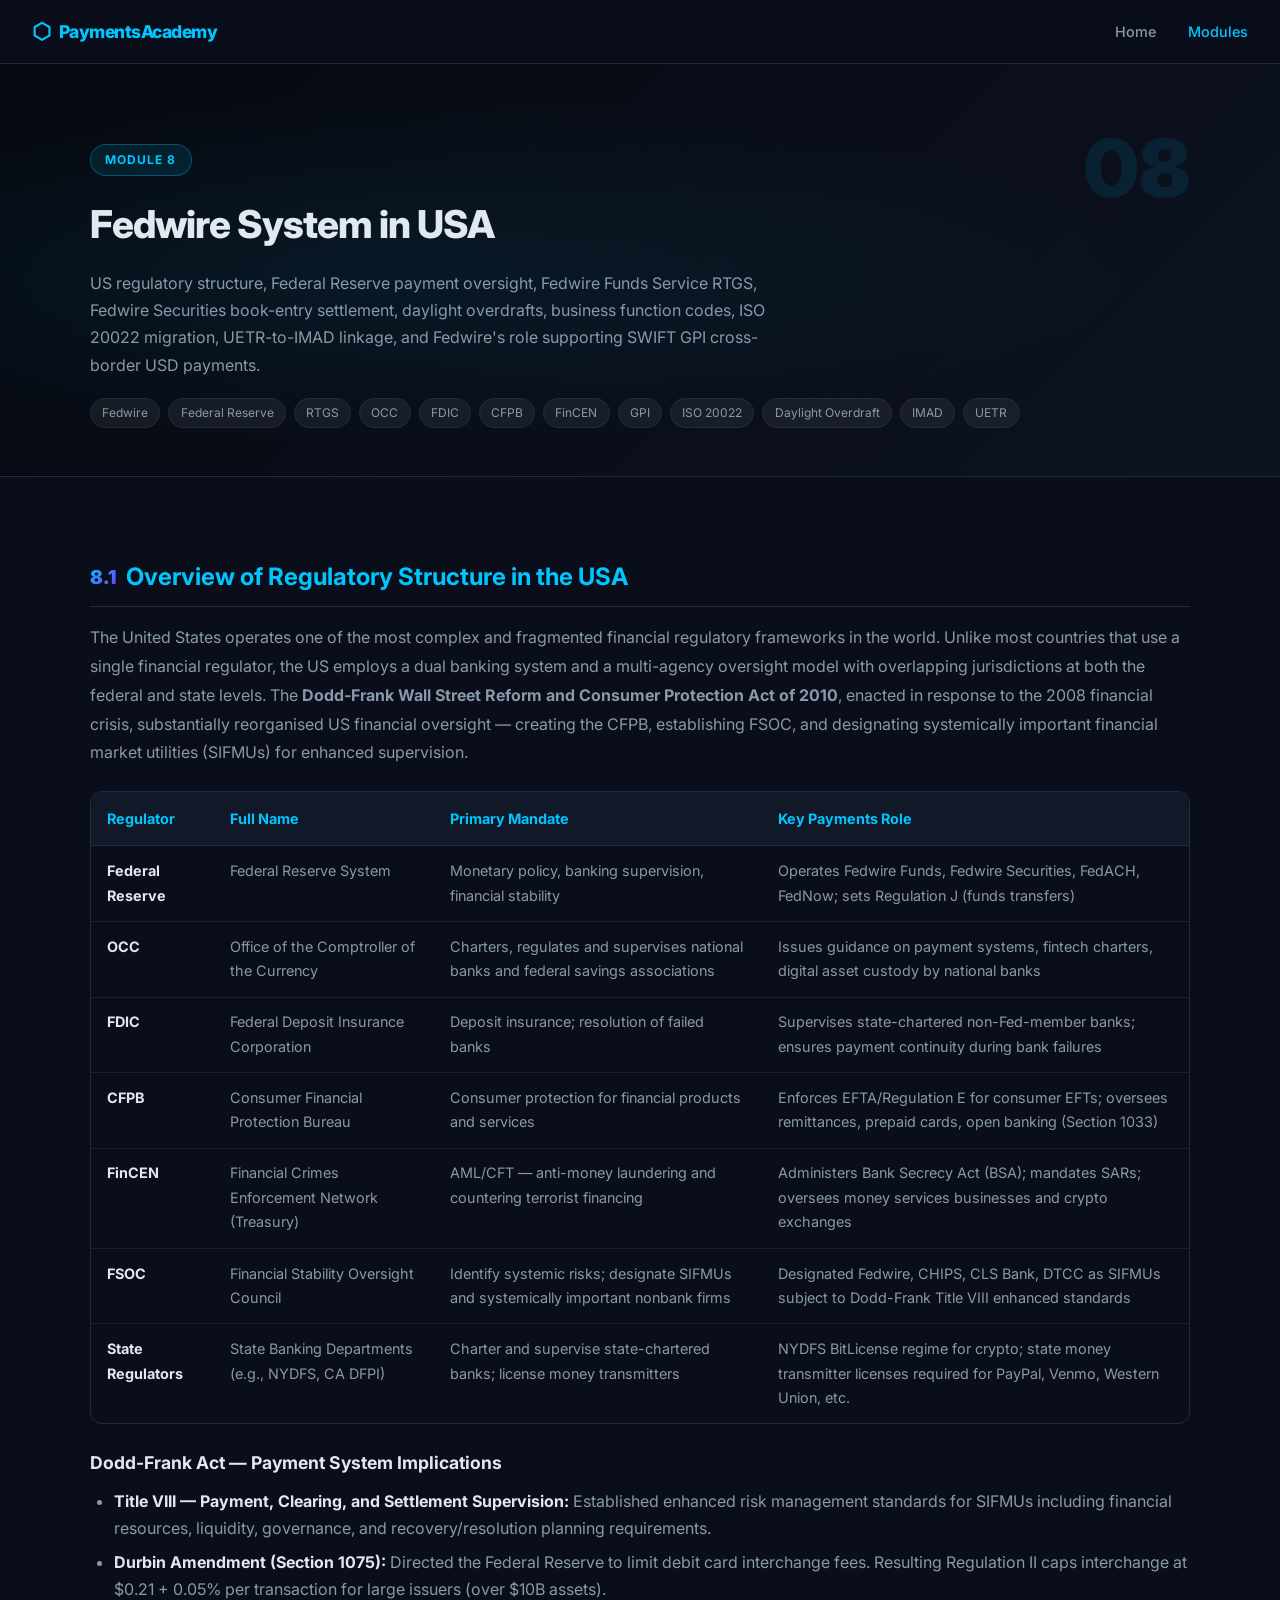
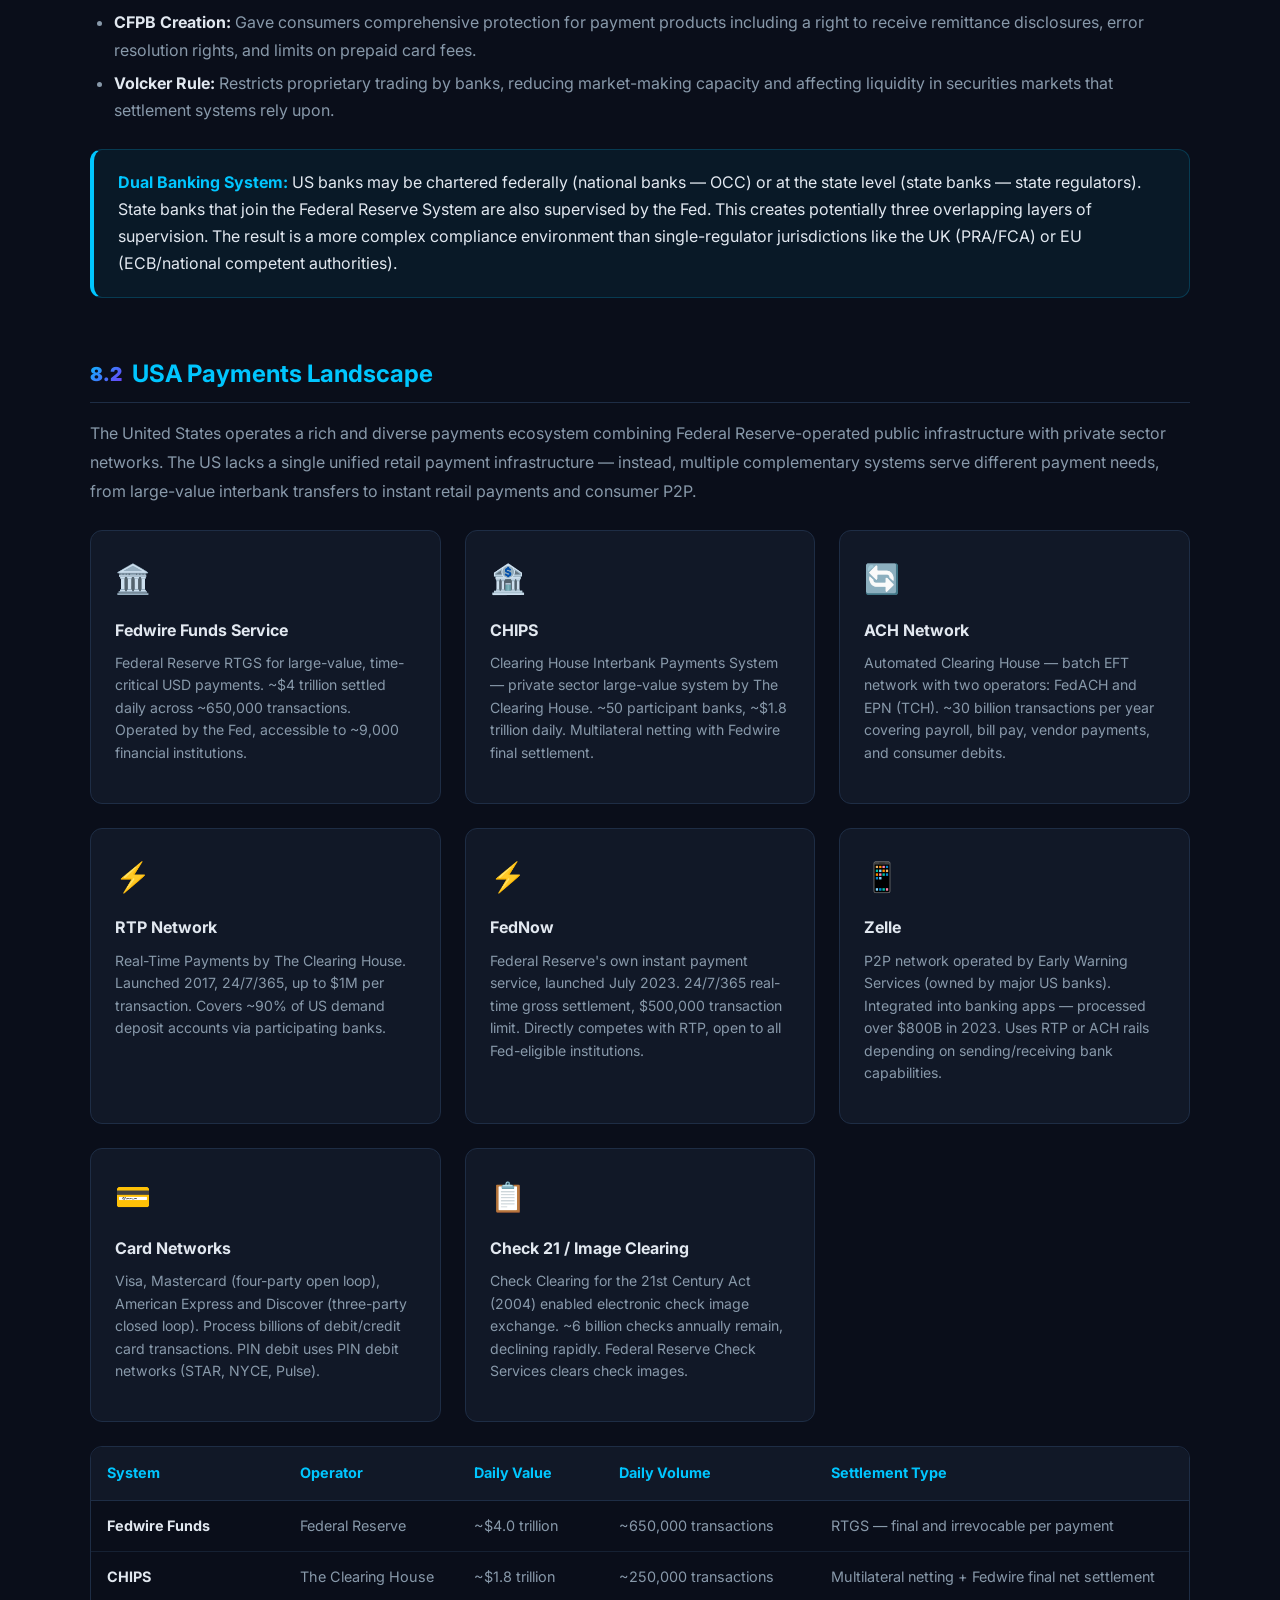
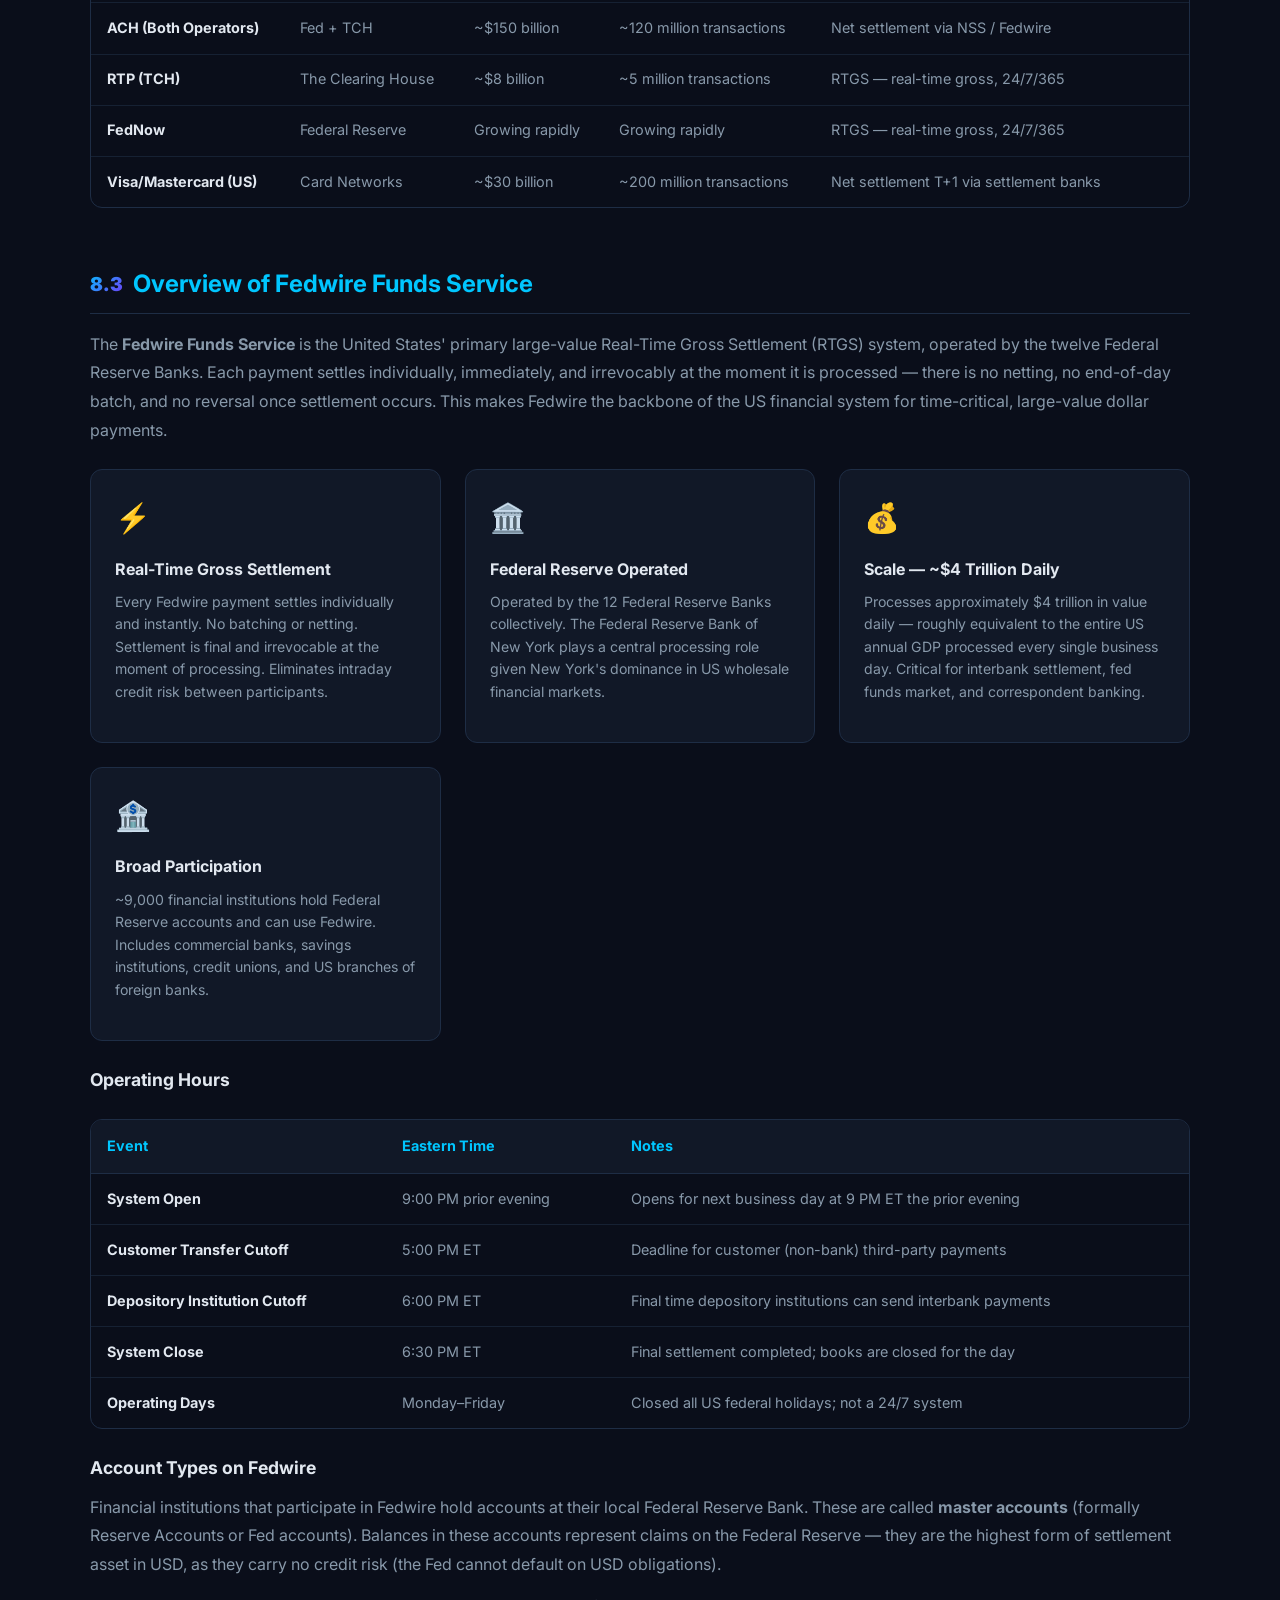
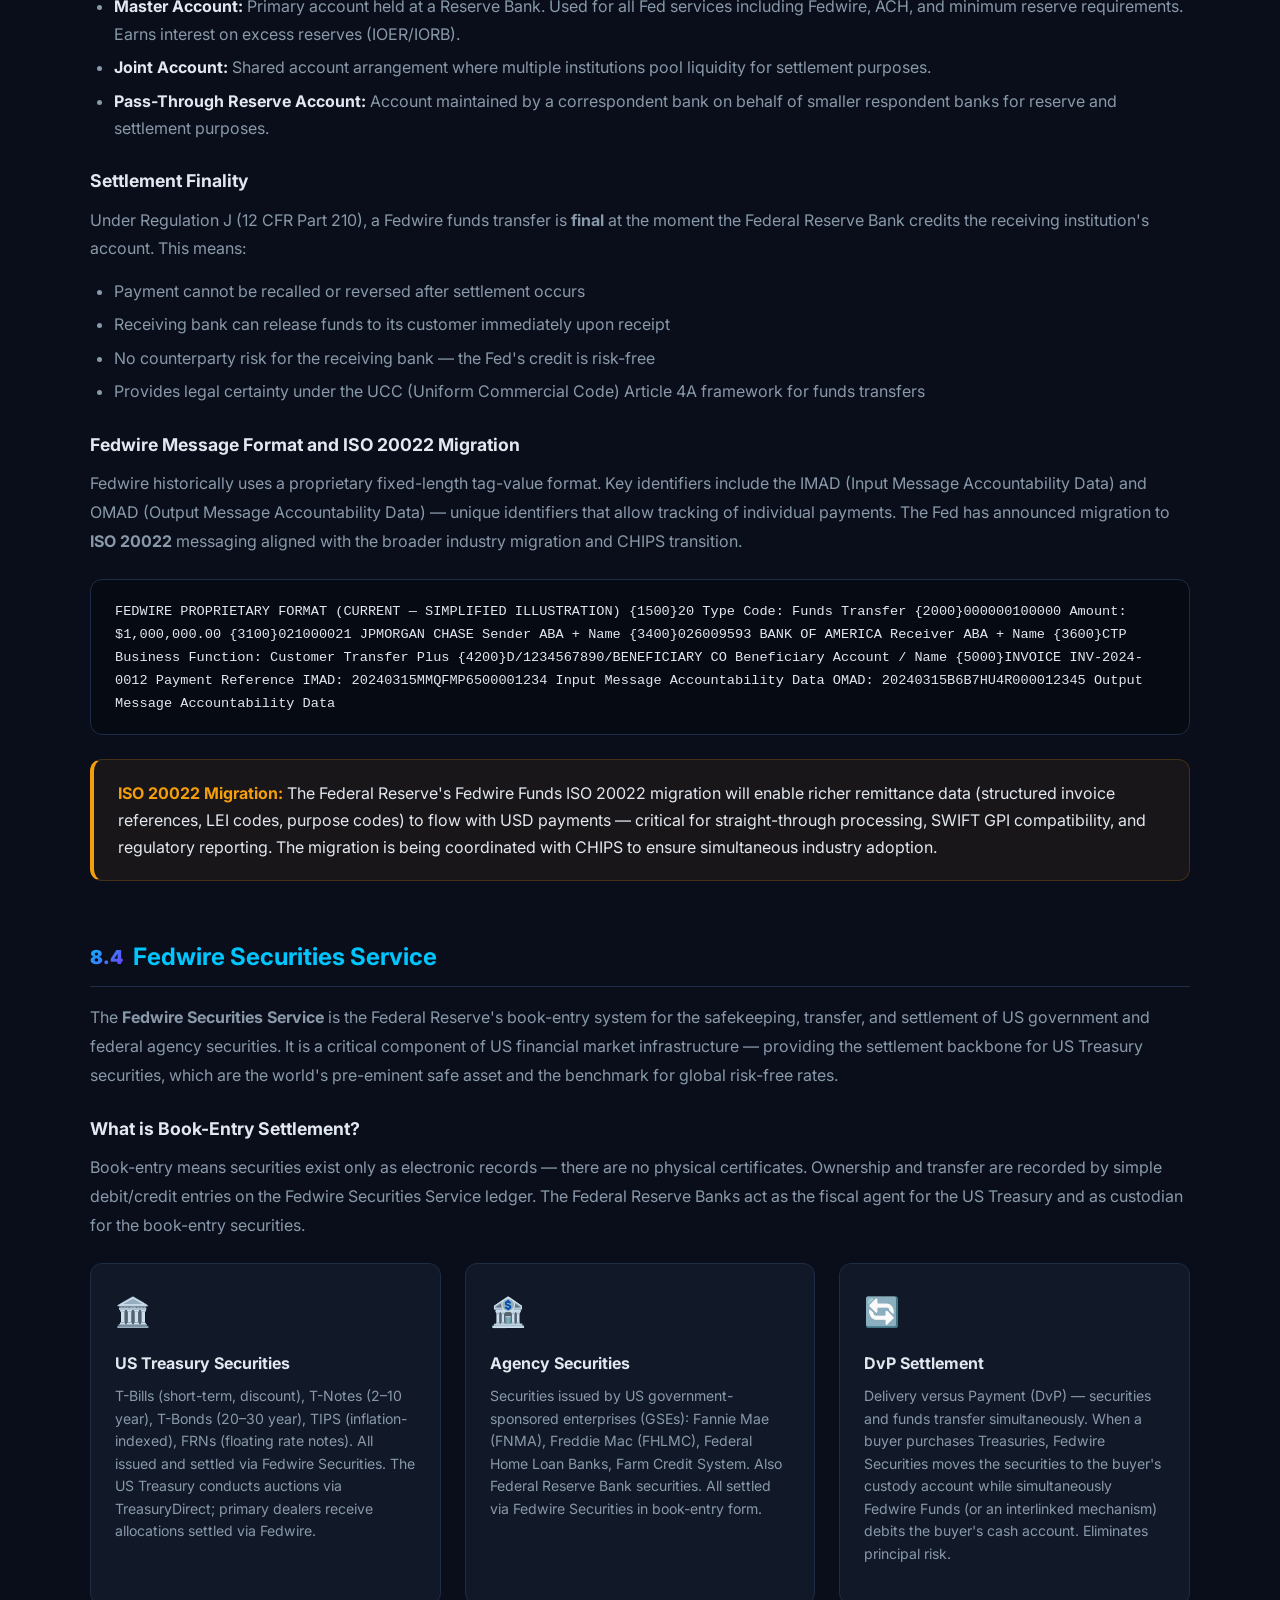
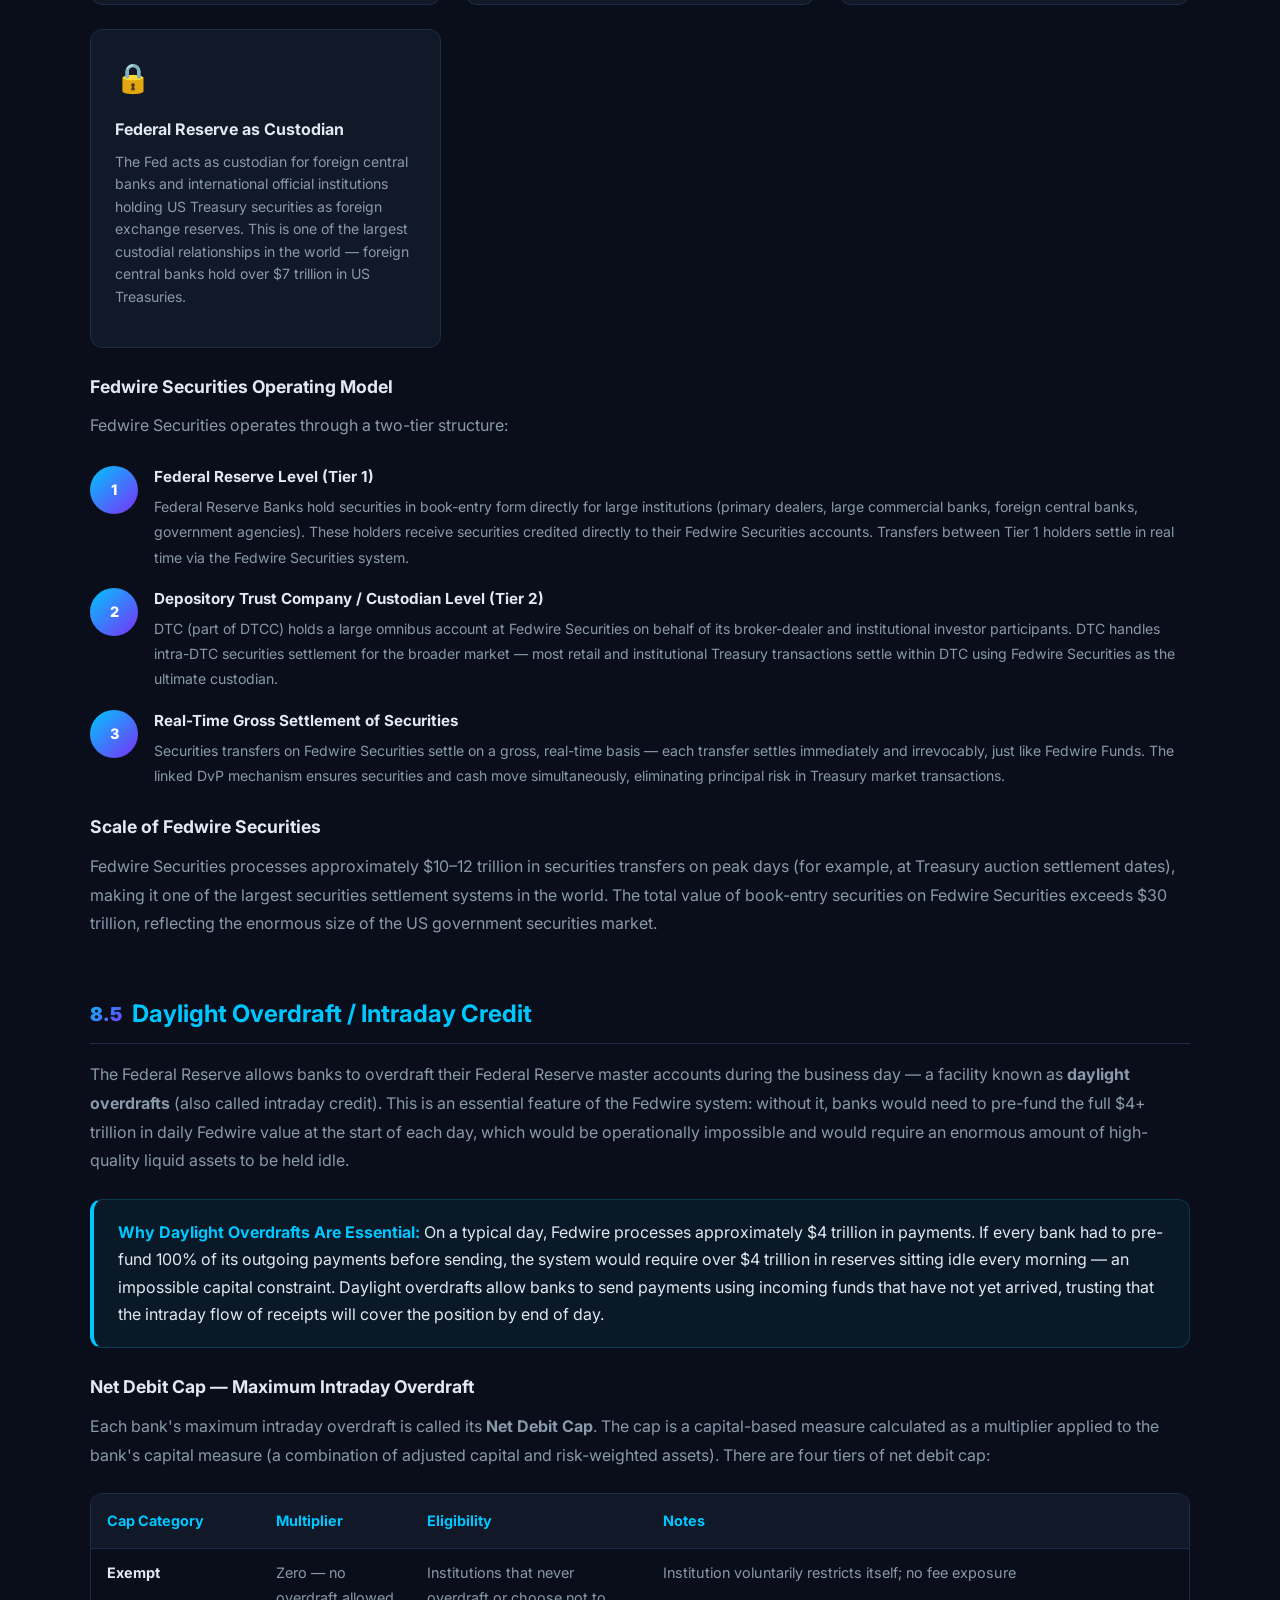
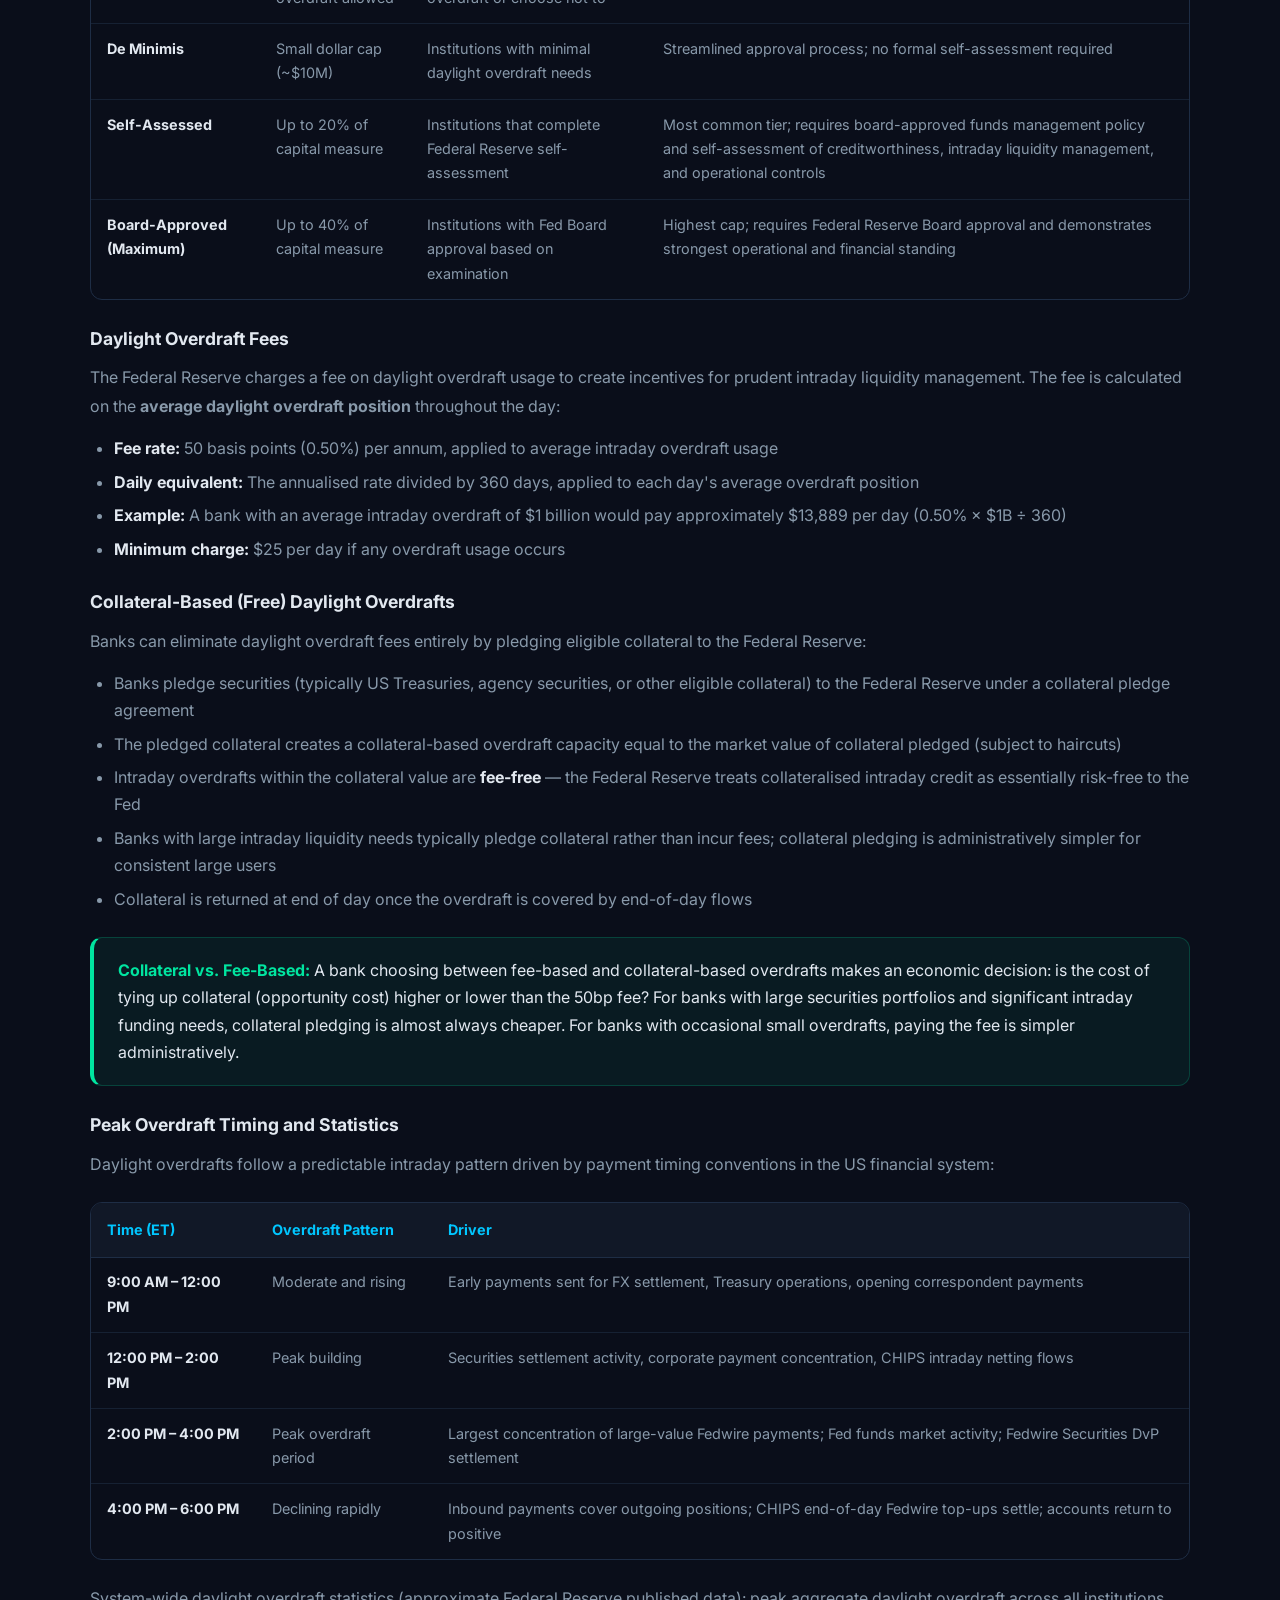
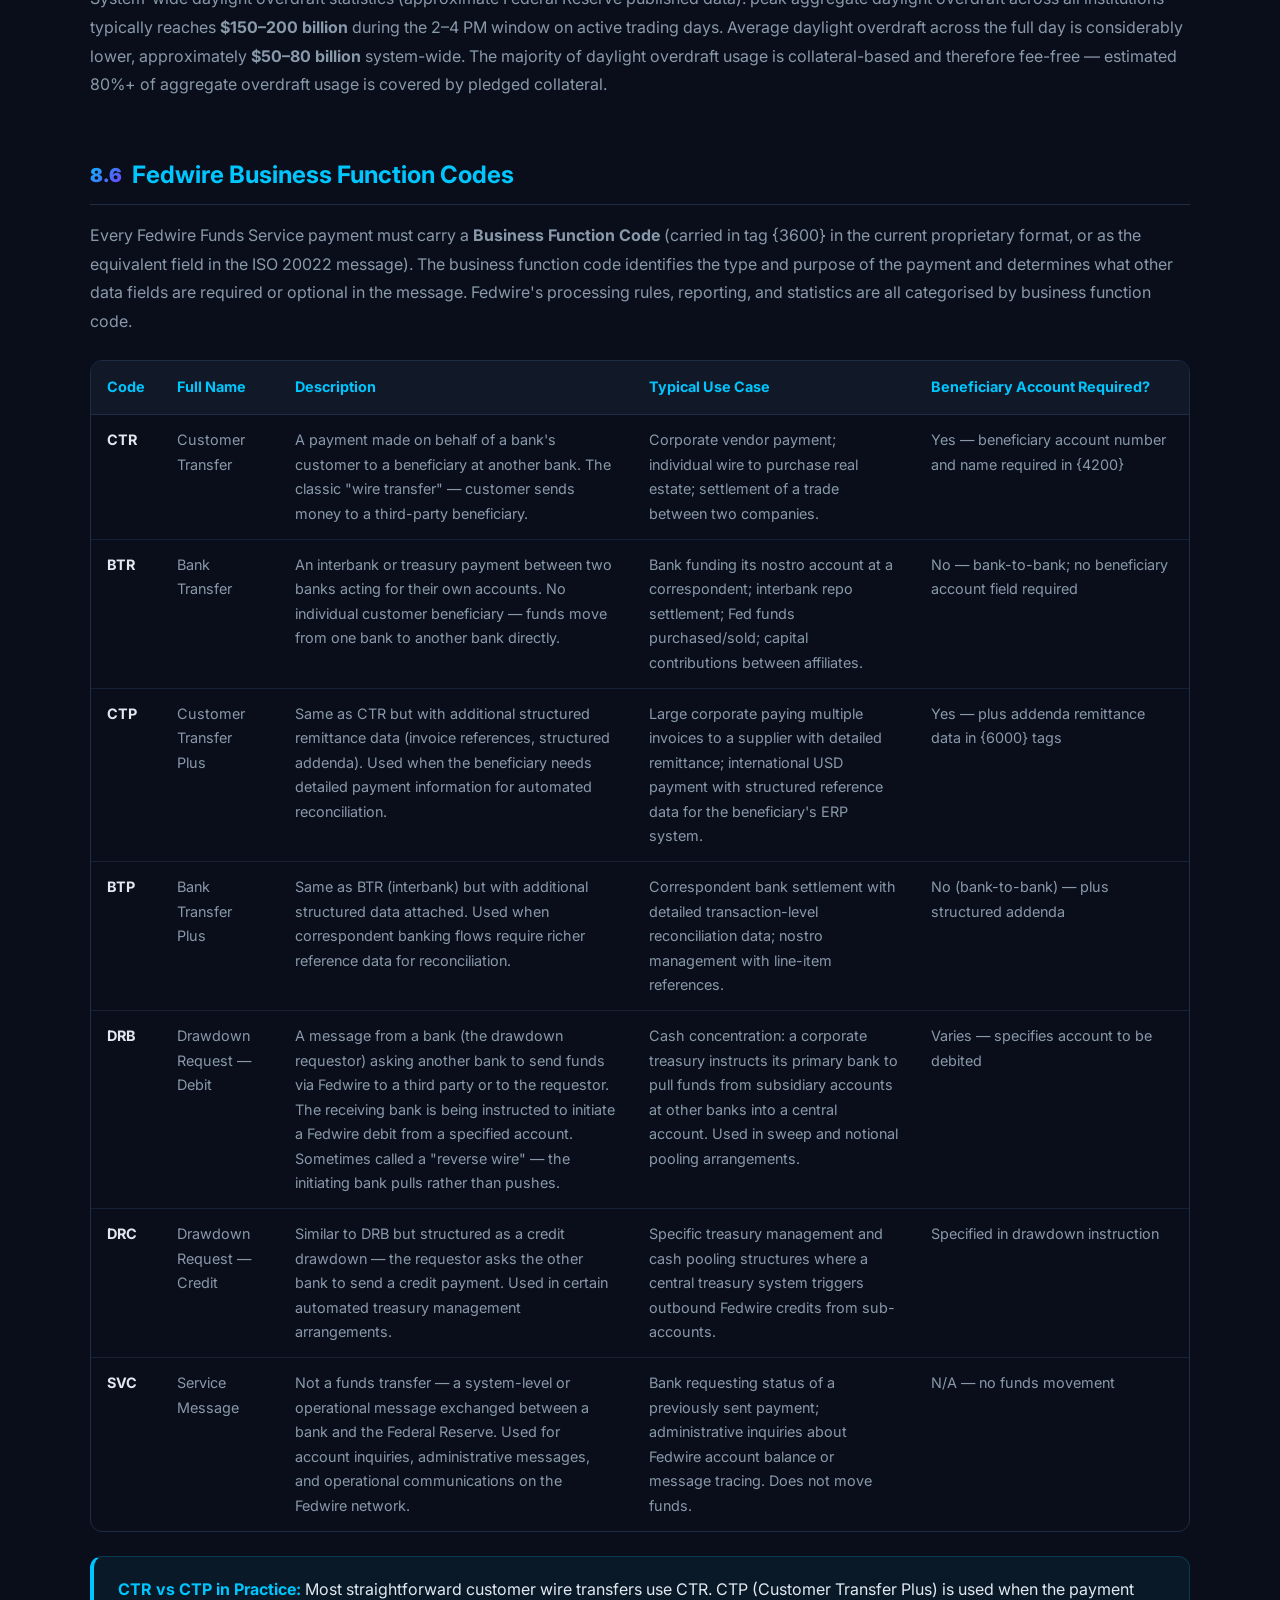
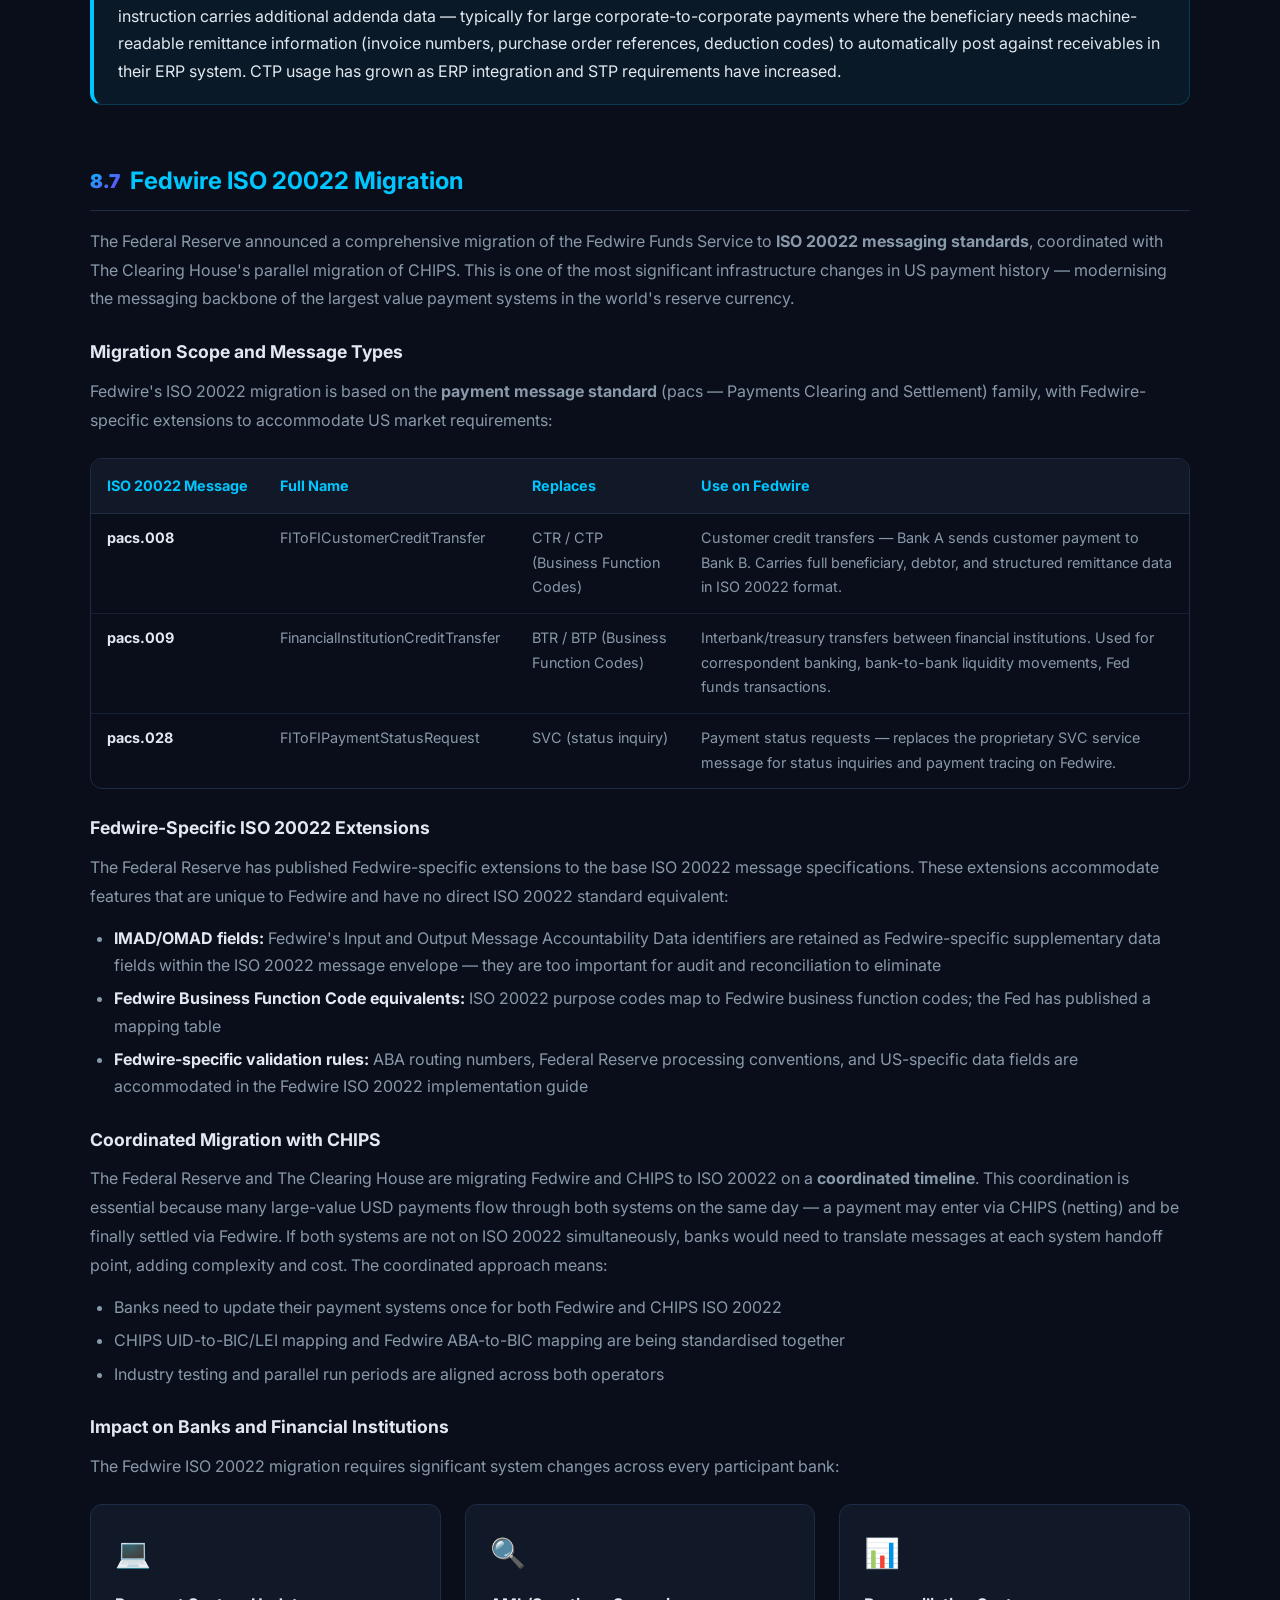
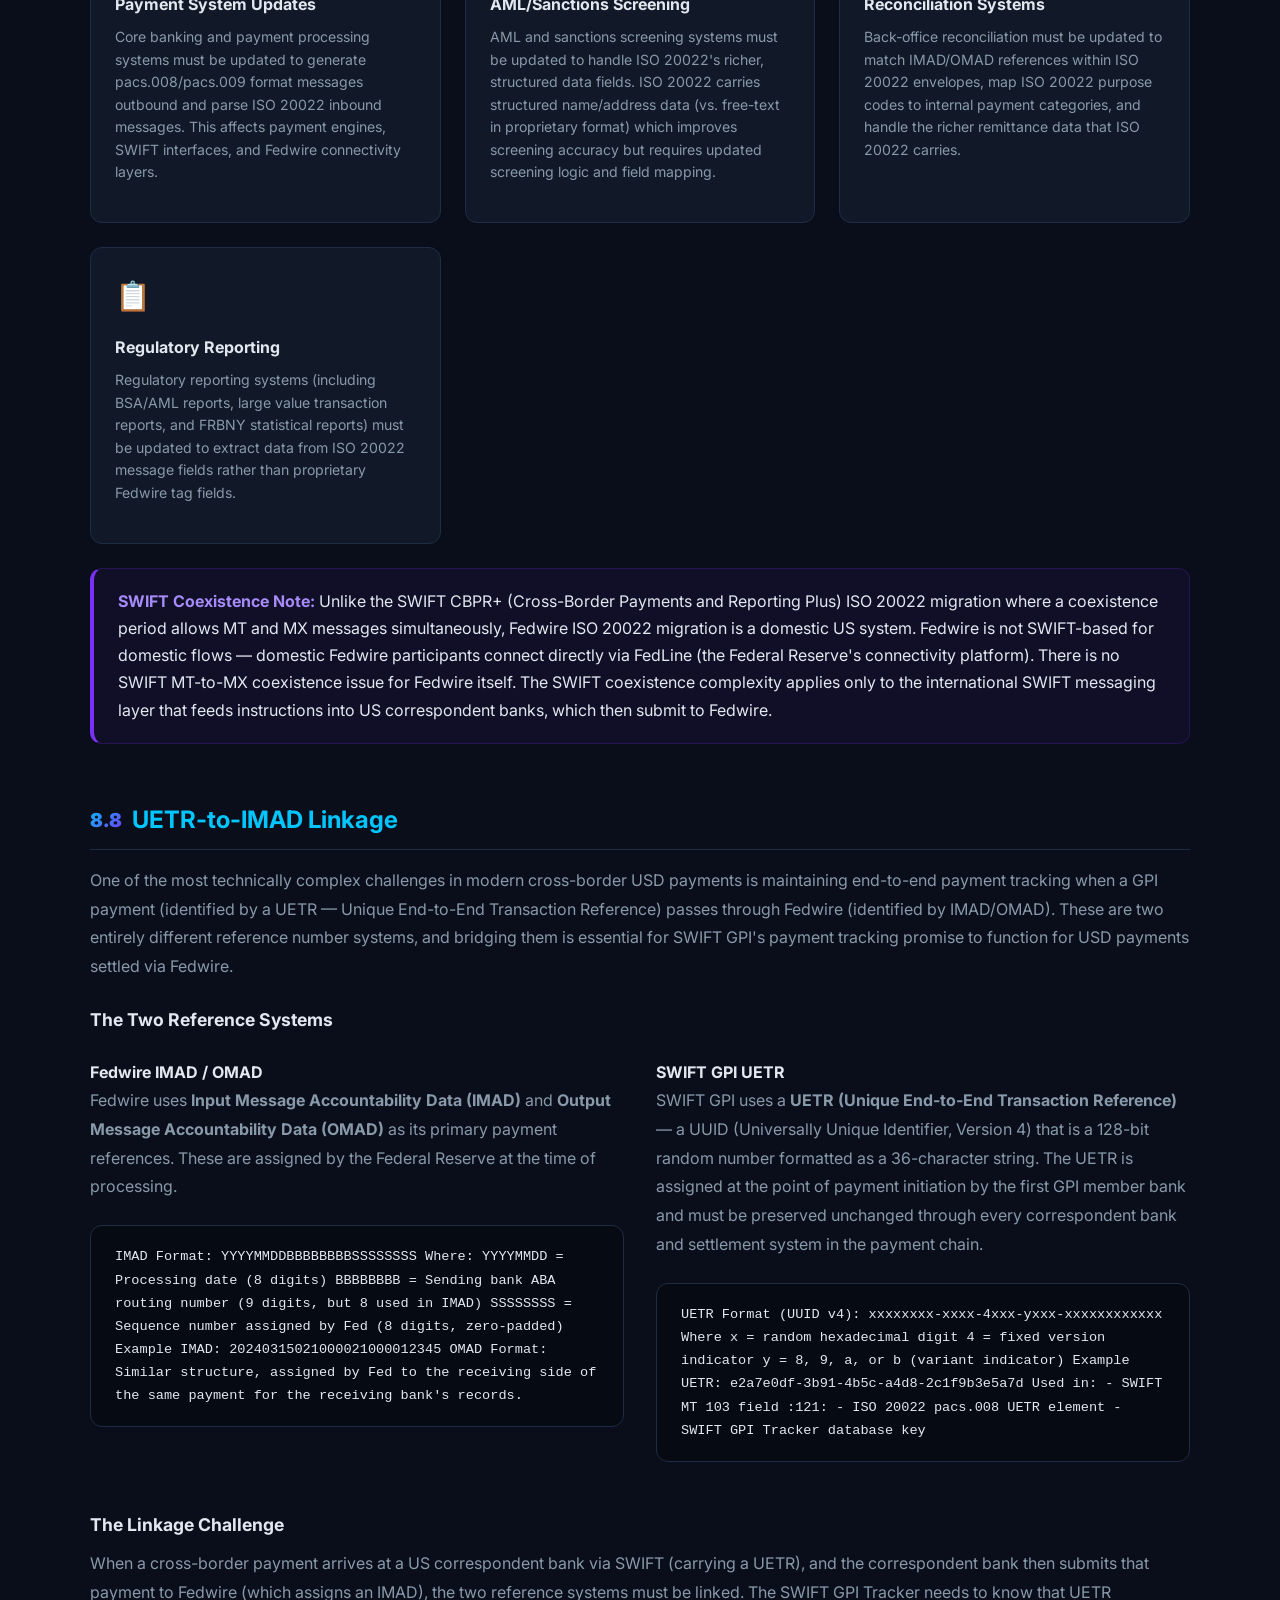
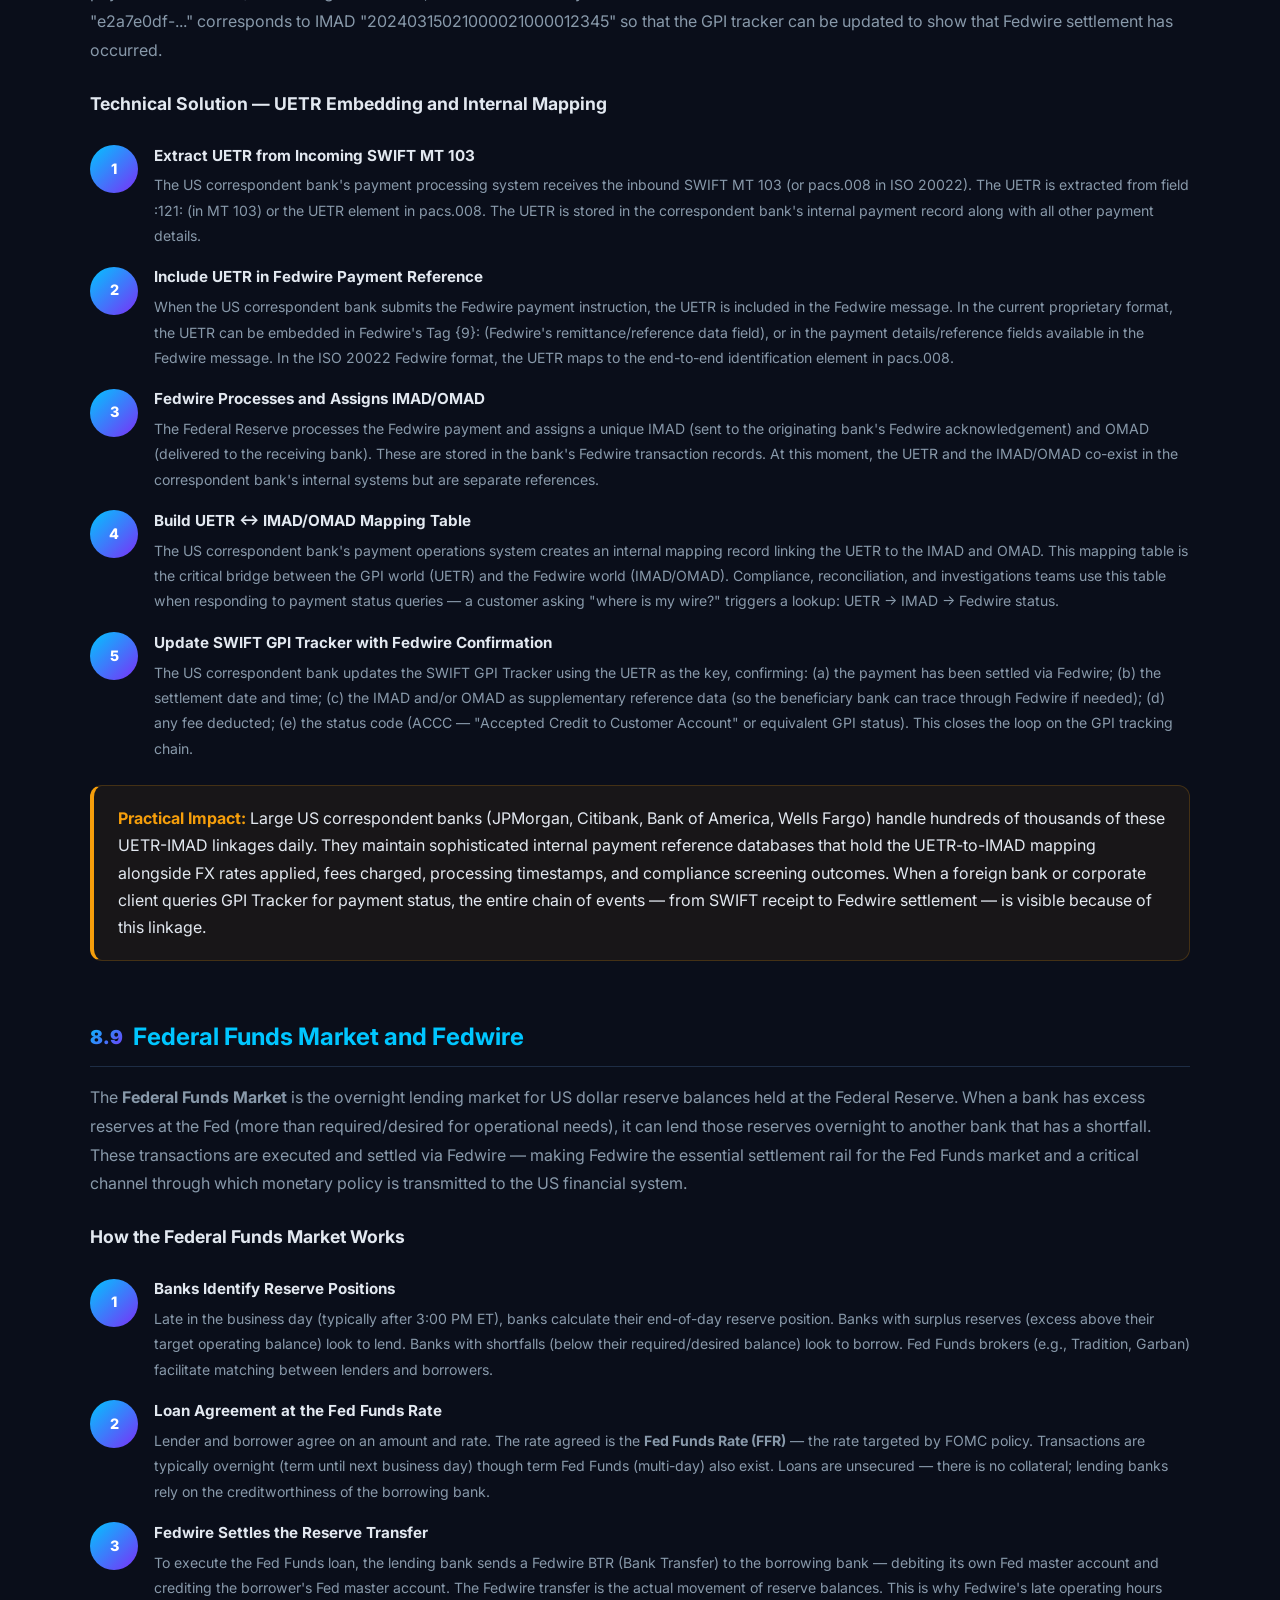
<file: module8.html>
<!DOCTYPE html>
<html lang="en">
<head><meta charset="UTF-8"/><meta name="viewport" content="width=device-width,initial-scale=1.0"/>
<title>Module 8: Fedwire System in USA — PaymentsAcademy</title>
<link rel="stylesheet" href="styles.css"/></head>
<body>
<nav class="navbar" id="navbar"><div class="nav-inner"><a href="index.html" class="nav-logo"><span class="logo-icon">⬡</span>PaymentsAcademy</a><button class="hamburger" id="hamburger">&#9776;</button><ul class="nav-links" id="nav-links"><li><a href="index.html">Home</a></li><li><a href="modules.html" class="active">Modules</a></li></ul></div></nav>
<div class="module-hero"><div class="module-hero-inner"><div class="module-num">08</div><div class="module-tag">Module 8</div><h1>Fedwire System in USA</h1><p>US regulatory structure, Federal Reserve payment oversight, Fedwire Funds Service RTGS, Fedwire Securities book-entry settlement, daylight overdrafts, business function codes, ISO 20022 migration, UETR-to-IMAD linkage, and Fedwire's role supporting SWIFT GPI cross-border USD payments.</p><div class="module-tags"><span>Fedwire</span><span>Federal Reserve</span><span>RTGS</span><span>OCC</span><span>FDIC</span><span>CFPB</span><span>FinCEN</span><span>GPI</span><span>ISO 20022</span><span>Daylight Overdraft</span><span>IMAD</span><span>UETR</span></div></div></div>
<section class="section"><div class="container">

  <div class="topic-section fade-in">
    <h2><span class="t-num">8.1</span> Overview of Regulatory Structure in the USA</h2>
    <p>The United States operates one of the most complex and fragmented financial regulatory frameworks in the world. Unlike most countries that use a single financial regulator, the US employs a dual banking system and a multi-agency oversight model with overlapping jurisdictions at both the federal and state levels. The <strong>Dodd-Frank Wall Street Reform and Consumer Protection Act of 2010</strong>, enacted in response to the 2008 financial crisis, substantially reorganised US financial oversight — creating the CFPB, establishing FSOC, and designating systemically important financial market utilities (SIFMUs) for enhanced supervision.</p>
    <div class="table-wrap"><table><thead><tr><th>Regulator</th><th>Full Name</th><th>Primary Mandate</th><th>Key Payments Role</th></tr></thead><tbody>
      <tr><td><strong>Federal Reserve</strong></td><td>Federal Reserve System</td><td>Monetary policy, banking supervision, financial stability</td><td>Operates Fedwire Funds, Fedwire Securities, FedACH, FedNow; sets Regulation J (funds transfers)</td></tr>
      <tr><td><strong>OCC</strong></td><td>Office of the Comptroller of the Currency</td><td>Charters, regulates and supervises national banks and federal savings associations</td><td>Issues guidance on payment systems, fintech charters, digital asset custody by national banks</td></tr>
      <tr><td><strong>FDIC</strong></td><td>Federal Deposit Insurance Corporation</td><td>Deposit insurance; resolution of failed banks</td><td>Supervises state-chartered non-Fed-member banks; ensures payment continuity during bank failures</td></tr>
      <tr><td><strong>CFPB</strong></td><td>Consumer Financial Protection Bureau</td><td>Consumer protection for financial products and services</td><td>Enforces EFTA/Regulation E for consumer EFTs; oversees remittances, prepaid cards, open banking (Section 1033)</td></tr>
      <tr><td><strong>FinCEN</strong></td><td>Financial Crimes Enforcement Network (Treasury)</td><td>AML/CFT — anti-money laundering and countering terrorist financing</td><td>Administers Bank Secrecy Act (BSA); mandates SARs; oversees money services businesses and crypto exchanges</td></tr>
      <tr><td><strong>FSOC</strong></td><td>Financial Stability Oversight Council</td><td>Identify systemic risks; designate SIFMUs and systemically important nonbank firms</td><td>Designated Fedwire, CHIPS, CLS Bank, DTCC as SIFMUs subject to Dodd-Frank Title VIII enhanced standards</td></tr>
      <tr><td><strong>State Regulators</strong></td><td>State Banking Departments (e.g., NYDFS, CA DFPI)</td><td>Charter and supervise state-chartered banks; license money transmitters</td><td>NYDFS BitLicense regime for crypto; state money transmitter licenses required for PayPal, Venmo, Western Union, etc.</td></tr>
    </tbody></table></div>
    <h3>Dodd-Frank Act — Payment System Implications</h3>
    <ul>
      <li><strong>Title VIII — Payment, Clearing, and Settlement Supervision:</strong> Established enhanced risk management standards for SIFMUs including financial resources, liquidity, governance, and recovery/resolution planning requirements.</li>
      <li><strong>Durbin Amendment (Section 1075):</strong> Directed the Federal Reserve to limit debit card interchange fees. Resulting Regulation II caps interchange at $0.21 + 0.05% per transaction for large issuers (over $10B assets).</li>
      <li><strong>CFPB Creation:</strong> Gave consumers comprehensive protection for payment products including a right to receive remittance disclosures, error resolution rights, and limits on prepaid card fees.</li>
      <li><strong>Volcker Rule:</strong> Restricts proprietary trading by banks, reducing market-making capacity and affecting liquidity in securities markets that settlement systems rely upon.</li>
    </ul>
    <div class="highlight-box"><strong>Dual Banking System:</strong> US banks may be chartered federally (national banks — OCC) or at the state level (state banks — state regulators). State banks that join the Federal Reserve System are also supervised by the Fed. This creates potentially three overlapping layers of supervision. The result is a more complex compliance environment than single-regulator jurisdictions like the UK (PRA/FCA) or EU (ECB/national competent authorities).</div>
  </div>

  <div class="topic-section fade-in">
    <h2><span class="t-num">8.2</span> USA Payments Landscape</h2>
    <p>The United States operates a rich and diverse payments ecosystem combining Federal Reserve-operated public infrastructure with private sector networks. The US lacks a single unified retail payment infrastructure — instead, multiple complementary systems serve different payment needs, from large-value interbank transfers to instant retail payments and consumer P2P.</p>
    <div class="cards-grid">
      <div class="info-card"><div class="ic-icon">🏛️</div><h4>Fedwire Funds Service</h4><p>Federal Reserve RTGS for large-value, time-critical USD payments. ~$4 trillion settled daily across ~650,000 transactions. Operated by the Fed, accessible to ~9,000 financial institutions.</p></div>
      <div class="info-card"><div class="ic-icon">🏦</div><h4>CHIPS</h4><p>Clearing House Interbank Payments System — private sector large-value system by The Clearing House. ~50 participant banks, ~$1.8 trillion daily. Multilateral netting with Fedwire final settlement.</p></div>
      <div class="info-card"><div class="ic-icon">🔄</div><h4>ACH Network</h4><p>Automated Clearing House — batch EFT network with two operators: FedACH and EPN (TCH). ~30 billion transactions per year covering payroll, bill pay, vendor payments, and consumer debits.</p></div>
      <div class="info-card"><div class="ic-icon">⚡</div><h4>RTP Network</h4><p>Real-Time Payments by The Clearing House. Launched 2017, 24/7/365, up to $1M per transaction. Covers ~90% of US demand deposit accounts via participating banks.</p></div>
      <div class="info-card"><div class="ic-icon">⚡</div><h4>FedNow</h4><p>Federal Reserve's own instant payment service, launched July 2023. 24/7/365 real-time gross settlement, $500,000 transaction limit. Directly competes with RTP, open to all Fed-eligible institutions.</p></div>
      <div class="info-card"><div class="ic-icon">📱</div><h4>Zelle</h4><p>P2P network operated by Early Warning Services (owned by major US banks). Integrated into banking apps — processed over $800B in 2023. Uses RTP or ACH rails depending on sending/receiving bank capabilities.</p></div>
      <div class="info-card"><div class="ic-icon">💳</div><h4>Card Networks</h4><p>Visa, Mastercard (four-party open loop), American Express and Discover (three-party closed loop). Process billions of debit/credit card transactions. PIN debit uses PIN debit networks (STAR, NYCE, Pulse).</p></div>
      <div class="info-card"><div class="ic-icon">📋</div><h4>Check 21 / Image Clearing</h4><p>Check Clearing for the 21st Century Act (2004) enabled electronic check image exchange. ~6 billion checks annually remain, declining rapidly. Federal Reserve Check Services clears check images.</p></div>
    </div>
    <div class="table-wrap"><table><thead><tr><th>System</th><th>Operator</th><th>Daily Value</th><th>Daily Volume</th><th>Settlement Type</th></tr></thead><tbody>
      <tr><td><strong>Fedwire Funds</strong></td><td>Federal Reserve</td><td>~$4.0 trillion</td><td>~650,000 transactions</td><td>RTGS — final and irrevocable per payment</td></tr>
      <tr><td><strong>CHIPS</strong></td><td>The Clearing House</td><td>~$1.8 trillion</td><td>~250,000 transactions</td><td>Multilateral netting + Fedwire final net settlement</td></tr>
      <tr><td><strong>ACH (Both Operators)</strong></td><td>Fed + TCH</td><td>~$150 billion</td><td>~120 million transactions</td><td>Net settlement via NSS / Fedwire</td></tr>
      <tr><td><strong>RTP (TCH)</strong></td><td>The Clearing House</td><td>~$8 billion</td><td>~5 million transactions</td><td>RTGS — real-time gross, 24/7/365</td></tr>
      <tr><td><strong>FedNow</strong></td><td>Federal Reserve</td><td>Growing rapidly</td><td>Growing rapidly</td><td>RTGS — real-time gross, 24/7/365</td></tr>
      <tr><td><strong>Visa/Mastercard (US)</strong></td><td>Card Networks</td><td>~$30 billion</td><td>~200 million transactions</td><td>Net settlement T+1 via settlement banks</td></tr>
    </tbody></table></div>
  </div>

  <div class="topic-section fade-in">
    <h2><span class="t-num">8.3</span> Overview of Fedwire Funds Service</h2>
    <p>The <strong>Fedwire Funds Service</strong> is the United States' primary large-value Real-Time Gross Settlement (RTGS) system, operated by the twelve Federal Reserve Banks. Each payment settles individually, immediately, and irrevocably at the moment it is processed — there is no netting, no end-of-day batch, and no reversal once settlement occurs. This makes Fedwire the backbone of the US financial system for time-critical, large-value dollar payments.</p>
    <div class="cards-grid">
      <div class="info-card"><div class="ic-icon">⚡</div><h4>Real-Time Gross Settlement</h4><p>Every Fedwire payment settles individually and instantly. No batching or netting. Settlement is final and irrevocable at the moment of processing. Eliminates intraday credit risk between participants.</p></div>
      <div class="info-card"><div class="ic-icon">🏛️</div><h4>Federal Reserve Operated</h4><p>Operated by the 12 Federal Reserve Banks collectively. The Federal Reserve Bank of New York plays a central processing role given New York's dominance in US wholesale financial markets.</p></div>
      <div class="info-card"><div class="ic-icon">💰</div><h4>Scale — ~$4 Trillion Daily</h4><p>Processes approximately $4 trillion in value daily — roughly equivalent to the entire US annual GDP processed every single business day. Critical for interbank settlement, fed funds market, and correspondent banking.</p></div>
      <div class="info-card"><div class="ic-icon">🏦</div><h4>Broad Participation</h4><p>~9,000 financial institutions hold Federal Reserve accounts and can use Fedwire. Includes commercial banks, savings institutions, credit unions, and US branches of foreign banks.</p></div>
    </div>
    <h3>Operating Hours</h3>
    <div class="table-wrap"><table><thead><tr><th>Event</th><th>Eastern Time</th><th>Notes</th></tr></thead><tbody>
      <tr><td><strong>System Open</strong></td><td>9:00 PM prior evening</td><td>Opens for next business day at 9 PM ET the prior evening</td></tr>
      <tr><td><strong>Customer Transfer Cutoff</strong></td><td>5:00 PM ET</td><td>Deadline for customer (non-bank) third-party payments</td></tr>
      <tr><td><strong>Depository Institution Cutoff</strong></td><td>6:00 PM ET</td><td>Final time depository institutions can send interbank payments</td></tr>
      <tr><td><strong>System Close</strong></td><td>6:30 PM ET</td><td>Final settlement completed; books are closed for the day</td></tr>
      <tr><td><strong>Operating Days</strong></td><td>Monday–Friday</td><td>Closed all US federal holidays; not a 24/7 system</td></tr>
    </tbody></table></div>
    <h3>Account Types on Fedwire</h3>
    <p>Financial institutions that participate in Fedwire hold accounts at their local Federal Reserve Bank. These are called <strong>master accounts</strong> (formally Reserve Accounts or Fed accounts). Balances in these accounts represent claims on the Federal Reserve — they are the highest form of settlement asset in USD, as they carry no credit risk (the Fed cannot default on USD obligations).</p>
    <ul>
      <li><strong>Master Account:</strong> Primary account held at a Reserve Bank. Used for all Fed services including Fedwire, ACH, and minimum reserve requirements. Earns interest on excess reserves (IOER/IORB).</li>
      <li><strong>Joint Account:</strong> Shared account arrangement where multiple institutions pool liquidity for settlement purposes.</li>
      <li><strong>Pass-Through Reserve Account:</strong> Account maintained by a correspondent bank on behalf of smaller respondent banks for reserve and settlement purposes.</li>
    </ul>
    <h3>Settlement Finality</h3>
    <p>Under Regulation J (12 CFR Part 210), a Fedwire funds transfer is <strong>final</strong> at the moment the Federal Reserve Bank credits the receiving institution's account. This means:</p>
    <ul>
      <li>Payment cannot be recalled or reversed after settlement occurs</li>
      <li>Receiving bank can release funds to its customer immediately upon receipt</li>
      <li>No counterparty risk for the receiving bank — the Fed's credit is risk-free</li>
      <li>Provides legal certainty under the UCC (Uniform Commercial Code) Article 4A framework for funds transfers</li>
    </ul>
    <h3>Fedwire Message Format and ISO 20022 Migration</h3>
    <p>Fedwire historically uses a proprietary fixed-length tag-value format. Key identifiers include the IMAD (Input Message Accountability Data) and OMAD (Output Message Accountability Data) — unique identifiers that allow tracking of individual payments. The Fed has announced migration to <strong>ISO 20022</strong> messaging aligned with the broader industry migration and CHIPS transition.</p>
    <div class="code-block">FEDWIRE PROPRIETARY FORMAT (CURRENT — SIMPLIFIED ILLUSTRATION)
{1500}20                            Type Code: Funds Transfer
{2000}000000100000                  Amount: $1,000,000.00
{3100}021000021 JPMORGAN CHASE      Sender ABA + Name
{3400}026009593 BANK OF AMERICA     Receiver ABA + Name
{3600}CTP                           Business Function: Customer Transfer Plus
{4200}D/1234567890/BENEFICIARY CO   Beneficiary Account / Name
{5000}INVOICE INV-2024-0012         Payment Reference
IMAD: 20240315MMQFMP6500001234     Input Message Accountability Data
OMAD: 20240315B6B7HU4R000012345   Output Message Accountability Data</div>
    <div class="highlight-box gold"><strong>ISO 20022 Migration:</strong> The Federal Reserve's Fedwire Funds ISO 20022 migration will enable richer remittance data (structured invoice references, LEI codes, purpose codes) to flow with USD payments — critical for straight-through processing, SWIFT GPI compatibility, and regulatory reporting. The migration is being coordinated with CHIPS to ensure simultaneous industry adoption.</div>
  </div>

  <div class="topic-section fade-in">
    <h2><span class="t-num">8.4</span> Fedwire Securities Service</h2>
    <p>The <strong>Fedwire Securities Service</strong> is the Federal Reserve's book-entry system for the safekeeping, transfer, and settlement of US government and federal agency securities. It is a critical component of US financial market infrastructure — providing the settlement backbone for US Treasury securities, which are the world's pre-eminent safe asset and the benchmark for global risk-free rates.</p>
    <h3>What is Book-Entry Settlement?</h3>
    <p>Book-entry means securities exist only as electronic records — there are no physical certificates. Ownership and transfer are recorded by simple debit/credit entries on the Fedwire Securities Service ledger. The Federal Reserve Banks act as the fiscal agent for the US Treasury and as custodian for the book-entry securities.</p>
    <div class="cards-grid">
      <div class="info-card"><div class="ic-icon">🏛️</div><h4>US Treasury Securities</h4><p>T-Bills (short-term, discount), T-Notes (2–10 year), T-Bonds (20–30 year), TIPS (inflation-indexed), FRNs (floating rate notes). All issued and settled via Fedwire Securities. The US Treasury conducts auctions via TreasuryDirect; primary dealers receive allocations settled via Fedwire.</p></div>
      <div class="info-card"><div class="ic-icon">🏦</div><h4>Agency Securities</h4><p>Securities issued by US government-sponsored enterprises (GSEs): Fannie Mae (FNMA), Freddie Mac (FHLMC), Federal Home Loan Banks, Farm Credit System. Also Federal Reserve Bank securities. All settled via Fedwire Securities in book-entry form.</p></div>
      <div class="info-card"><div class="ic-icon">🔄</div><h4>DvP Settlement</h4><p>Delivery versus Payment (DvP) — securities and funds transfer simultaneously. When a buyer purchases Treasuries, Fedwire Securities moves the securities to the buyer's custody account while simultaneously Fedwire Funds (or an interlinked mechanism) debits the buyer's cash account. Eliminates principal risk.</p></div>
      <div class="info-card"><div class="ic-icon">🔒</div><h4>Federal Reserve as Custodian</h4><p>The Fed acts as custodian for foreign central banks and international official institutions holding US Treasury securities as foreign exchange reserves. This is one of the largest custodial relationships in the world — foreign central banks hold over $7 trillion in US Treasuries.</p></div>
    </div>
    <h3>Fedwire Securities Operating Model</h3>
    <p>Fedwire Securities operates through a two-tier structure:</p>
    <div class="flow-steps">
      <div class="flow-step"><div class="step-num">1</div><div class="step-body"><h4>Federal Reserve Level (Tier 1)</h4><p>Federal Reserve Banks hold securities in book-entry form directly for large institutions (primary dealers, large commercial banks, foreign central banks, government agencies). These holders receive securities credited directly to their Fedwire Securities accounts. Transfers between Tier 1 holders settle in real time via the Fedwire Securities system.</p></div></div>
      <div class="flow-step"><div class="step-num">2</div><div class="step-body"><h4>Depository Trust Company / Custodian Level (Tier 2)</h4><p>DTC (part of DTCC) holds a large omnibus account at Fedwire Securities on behalf of its broker-dealer and institutional investor participants. DTC handles intra-DTC securities settlement for the broader market — most retail and institutional Treasury transactions settle within DTC using Fedwire Securities as the ultimate custodian.</p></div></div>
      <div class="flow-step"><div class="step-num">3</div><div class="step-body"><h4>Real-Time Gross Settlement of Securities</h4><p>Securities transfers on Fedwire Securities settle on a gross, real-time basis — each transfer settles immediately and irrevocably, just like Fedwire Funds. The linked DvP mechanism ensures securities and cash move simultaneously, eliminating principal risk in Treasury market transactions.</p></div></div>
    </div>
    <h3>Scale of Fedwire Securities</h3>
    <p>Fedwire Securities processes approximately $10–12 trillion in securities transfers on peak days (for example, at Treasury auction settlement dates), making it one of the largest securities settlement systems in the world. The total value of book-entry securities on Fedwire Securities exceeds $30 trillion, reflecting the enormous size of the US government securities market.</p>
  </div>

  <div class="topic-section fade-in">
    <h2><span class="t-num">8.5</span> Daylight Overdraft / Intraday Credit</h2>
    <p>The Federal Reserve allows banks to overdraft their Federal Reserve master accounts during the business day — a facility known as <strong>daylight overdrafts</strong> (also called intraday credit). This is an essential feature of the Fedwire system: without it, banks would need to pre-fund the full $4+ trillion in daily Fedwire value at the start of each day, which would be operationally impossible and would require an enormous amount of high-quality liquid assets to be held idle.</p>
    <div class="highlight-box"><strong>Why Daylight Overdrafts Are Essential:</strong> On a typical day, Fedwire processes approximately $4 trillion in payments. If every bank had to pre-fund 100% of its outgoing payments before sending, the system would require over $4 trillion in reserves sitting idle every morning — an impossible capital constraint. Daylight overdrafts allow banks to send payments using incoming funds that have not yet arrived, trusting that the intraday flow of receipts will cover the position by end of day.</div>
    <h3>Net Debit Cap — Maximum Intraday Overdraft</h3>
    <p>Each bank's maximum intraday overdraft is called its <strong>Net Debit Cap</strong>. The cap is a capital-based measure calculated as a multiplier applied to the bank's capital measure (a combination of adjusted capital and risk-weighted assets). There are four tiers of net debit cap:</p>
    <div class="table-wrap"><table><thead><tr><th>Cap Category</th><th>Multiplier</th><th>Eligibility</th><th>Notes</th></tr></thead><tbody>
      <tr><td><strong>Exempt</strong></td><td>Zero — no overdraft allowed</td><td>Institutions that never overdraft or choose not to</td><td>Institution voluntarily restricts itself; no fee exposure</td></tr>
      <tr><td><strong>De Minimis</strong></td><td>Small dollar cap (~$10M)</td><td>Institutions with minimal daylight overdraft needs</td><td>Streamlined approval process; no formal self-assessment required</td></tr>
      <tr><td><strong>Self-Assessed</strong></td><td>Up to 20% of capital measure</td><td>Institutions that complete Federal Reserve self-assessment</td><td>Most common tier; requires board-approved funds management policy and self-assessment of creditworthiness, intraday liquidity management, and operational controls</td></tr>
      <tr><td><strong>Board-Approved (Maximum)</strong></td><td>Up to 40% of capital measure</td><td>Institutions with Fed Board approval based on examination</td><td>Highest cap; requires Federal Reserve Board approval and demonstrates strongest operational and financial standing</td></tr>
    </tbody></table></div>
    <h3>Daylight Overdraft Fees</h3>
    <p>The Federal Reserve charges a fee on daylight overdraft usage to create incentives for prudent intraday liquidity management. The fee is calculated on the <strong>average daylight overdraft position</strong> throughout the day:</p>
    <ul>
      <li><strong>Fee rate:</strong> 50 basis points (0.50%) per annum, applied to average intraday overdraft usage</li>
      <li><strong>Daily equivalent:</strong> The annualised rate divided by 360 days, applied to each day's average overdraft position</li>
      <li><strong>Example:</strong> A bank with an average intraday overdraft of $1 billion would pay approximately $13,889 per day (0.50% × $1B ÷ 360)</li>
      <li><strong>Minimum charge:</strong> $25 per day if any overdraft usage occurs</li>
    </ul>
    <h3>Collateral-Based (Free) Daylight Overdrafts</h3>
    <p>Banks can eliminate daylight overdraft fees entirely by pledging eligible collateral to the Federal Reserve:</p>
    <ul>
      <li>Banks pledge securities (typically US Treasuries, agency securities, or other eligible collateral) to the Federal Reserve under a collateral pledge agreement</li>
      <li>The pledged collateral creates a collateral-based overdraft capacity equal to the market value of collateral pledged (subject to haircuts)</li>
      <li>Intraday overdrafts within the collateral value are <strong>fee-free</strong> — the Federal Reserve treats collateralised intraday credit as essentially risk-free to the Fed</li>
      <li>Banks with large intraday liquidity needs typically pledge collateral rather than incur fees; collateral pledging is administratively simpler for consistent large users</li>
      <li>Collateral is returned at end of day once the overdraft is covered by end-of-day flows</li>
    </ul>
    <div class="highlight-box green"><strong>Collateral vs. Fee-Based:</strong> A bank choosing between fee-based and collateral-based overdrafts makes an economic decision: is the cost of tying up collateral (opportunity cost) higher or lower than the 50bp fee? For banks with large securities portfolios and significant intraday funding needs, collateral pledging is almost always cheaper. For banks with occasional small overdrafts, paying the fee is simpler administratively.</div>
    <h3>Peak Overdraft Timing and Statistics</h3>
    <p>Daylight overdrafts follow a predictable intraday pattern driven by payment timing conventions in the US financial system:</p>
    <div class="table-wrap"><table><thead><tr><th>Time (ET)</th><th>Overdraft Pattern</th><th>Driver</th></tr></thead><tbody>
      <tr><td><strong>9:00 AM – 12:00 PM</strong></td><td>Moderate and rising</td><td>Early payments sent for FX settlement, Treasury operations, opening correspondent payments</td></tr>
      <tr><td><strong>12:00 PM – 2:00 PM</strong></td><td>Peak building</td><td>Securities settlement activity, corporate payment concentration, CHIPS intraday netting flows</td></tr>
      <tr><td><strong>2:00 PM – 4:00 PM</strong></td><td>Peak overdraft period</td><td>Largest concentration of large-value Fedwire payments; Fed funds market activity; Fedwire Securities DvP settlement</td></tr>
      <tr><td><strong>4:00 PM – 6:00 PM</strong></td><td>Declining rapidly</td><td>Inbound payments cover outgoing positions; CHIPS end-of-day Fedwire top-ups settle; accounts return to positive</td></tr>
    </tbody></table></div>
    <p>System-wide daylight overdraft statistics (approximate Federal Reserve published data): peak aggregate daylight overdraft across all institutions typically reaches <strong>$150–200 billion</strong> during the 2–4 PM window on active trading days. Average daylight overdraft across the full day is considerably lower, approximately <strong>$50–80 billion</strong> system-wide. The majority of daylight overdraft usage is collateral-based and therefore fee-free — estimated 80%+ of aggregate overdraft usage is covered by pledged collateral.</p>
  </div>

  <div class="topic-section fade-in">
    <h2><span class="t-num">8.6</span> Fedwire Business Function Codes</h2>
    <p>Every Fedwire Funds Service payment must carry a <strong>Business Function Code</strong> (carried in tag {3600} in the current proprietary format, or as the equivalent field in the ISO 20022 message). The business function code identifies the type and purpose of the payment and determines what other data fields are required or optional in the message. Fedwire's processing rules, reporting, and statistics are all categorised by business function code.</p>
    <div class="table-wrap"><table><thead><tr><th>Code</th><th>Full Name</th><th>Description</th><th>Typical Use Case</th><th>Beneficiary Account Required?</th></tr></thead><tbody>
      <tr><td><strong>CTR</strong></td><td>Customer Transfer</td><td>A payment made on behalf of a bank's customer to a beneficiary at another bank. The classic "wire transfer" — customer sends money to a third-party beneficiary.</td><td>Corporate vendor payment; individual wire to purchase real estate; settlement of a trade between two companies.</td><td>Yes — beneficiary account number and name required in {4200}</td></tr>
      <tr><td><strong>BTR</strong></td><td>Bank Transfer</td><td>An interbank or treasury payment between two banks acting for their own accounts. No individual customer beneficiary — funds move from one bank to another bank directly.</td><td>Bank funding its nostro account at a correspondent; interbank repo settlement; Fed funds purchased/sold; capital contributions between affiliates.</td><td>No — bank-to-bank; no beneficiary account field required</td></tr>
      <tr><td><strong>CTP</strong></td><td>Customer Transfer Plus</td><td>Same as CTR but with additional structured remittance data (invoice references, structured addenda). Used when the beneficiary needs detailed payment information for automated reconciliation.</td><td>Large corporate paying multiple invoices to a supplier with detailed remittance; international USD payment with structured reference data for the beneficiary's ERP system.</td><td>Yes — plus addenda remittance data in {6000} tags</td></tr>
      <tr><td><strong>BTP</strong></td><td>Bank Transfer Plus</td><td>Same as BTR (interbank) but with additional structured data attached. Used when correspondent banking flows require richer reference data for reconciliation.</td><td>Correspondent bank settlement with detailed transaction-level reconciliation data; nostro management with line-item references.</td><td>No (bank-to-bank) — plus structured addenda</td></tr>
      <tr><td><strong>DRB</strong></td><td>Drawdown Request — Debit</td><td>A message from a bank (the drawdown requestor) asking another bank to send funds via Fedwire to a third party or to the requestor. The receiving bank is being instructed to initiate a Fedwire debit from a specified account. Sometimes called a "reverse wire" — the initiating bank pulls rather than pushes.</td><td>Cash concentration: a corporate treasury instructs its primary bank to pull funds from subsidiary accounts at other banks into a central account. Used in sweep and notional pooling arrangements.</td><td>Varies — specifies account to be debited</td></tr>
      <tr><td><strong>DRC</strong></td><td>Drawdown Request — Credit</td><td>Similar to DRB but structured as a credit drawdown — the requestor asks the other bank to send a credit payment. Used in certain automated treasury management arrangements.</td><td>Specific treasury management and cash pooling structures where a central treasury system triggers outbound Fedwire credits from sub-accounts.</td><td>Specified in drawdown instruction</td></tr>
      <tr><td><strong>SVC</strong></td><td>Service Message</td><td>Not a funds transfer — a system-level or operational message exchanged between a bank and the Federal Reserve. Used for account inquiries, administrative messages, and operational communications on the Fedwire network.</td><td>Bank requesting status of a previously sent payment; administrative inquiries about Fedwire account balance or message tracing. Does not move funds.</td><td>N/A — no funds movement</td></tr>
    </tbody></table></div>
    <div class="highlight-box"><strong>CTR vs CTP in Practice:</strong> Most straightforward customer wire transfers use CTR. CTP (Customer Transfer Plus) is used when the payment instruction carries additional addenda data — typically for large corporate-to-corporate payments where the beneficiary needs machine-readable remittance information (invoice numbers, purchase order references, deduction codes) to automatically post against receivables in their ERP system. CTP usage has grown as ERP integration and STP requirements have increased.</div>
  </div>

  <div class="topic-section fade-in">
    <h2><span class="t-num">8.7</span> Fedwire ISO 20022 Migration</h2>
    <p>The Federal Reserve announced a comprehensive migration of the Fedwire Funds Service to <strong>ISO 20022 messaging standards</strong>, coordinated with The Clearing House's parallel migration of CHIPS. This is one of the most significant infrastructure changes in US payment history — modernising the messaging backbone of the largest value payment systems in the world's reserve currency.</p>
    <h3>Migration Scope and Message Types</h3>
    <p>Fedwire's ISO 20022 migration is based on the <strong>payment message standard</strong> (pacs — Payments Clearing and Settlement) family, with Fedwire-specific extensions to accommodate US market requirements:</p>
    <div class="table-wrap"><table><thead><tr><th>ISO 20022 Message</th><th>Full Name</th><th>Replaces</th><th>Use on Fedwire</th></tr></thead><tbody>
      <tr><td><strong>pacs.008</strong></td><td>FIToFICustomerCreditTransfer</td><td>CTR / CTP (Business Function Codes)</td><td>Customer credit transfers — Bank A sends customer payment to Bank B. Carries full beneficiary, debtor, and structured remittance data in ISO 20022 format.</td></tr>
      <tr><td><strong>pacs.009</strong></td><td>FinancialInstitutionCreditTransfer</td><td>BTR / BTP (Business Function Codes)</td><td>Interbank/treasury transfers between financial institutions. Used for correspondent banking, bank-to-bank liquidity movements, Fed funds transactions.</td></tr>
      <tr><td><strong>pacs.028</strong></td><td>FIToFIPaymentStatusRequest</td><td>SVC (status inquiry)</td><td>Payment status requests — replaces the proprietary SVC service message for status inquiries and payment tracing on Fedwire.</td></tr>
    </tbody></table></div>
    <h3>Fedwire-Specific ISO 20022 Extensions</h3>
    <p>The Federal Reserve has published Fedwire-specific extensions to the base ISO 20022 message specifications. These extensions accommodate features that are unique to Fedwire and have no direct ISO 20022 standard equivalent:</p>
    <ul>
      <li><strong>IMAD/OMAD fields:</strong> Fedwire's Input and Output Message Accountability Data identifiers are retained as Fedwire-specific supplementary data fields within the ISO 20022 message envelope — they are too important for audit and reconciliation to eliminate</li>
      <li><strong>Fedwire Business Function Code equivalents:</strong> ISO 20022 purpose codes map to Fedwire business function codes; the Fed has published a mapping table</li>
      <li><strong>Fedwire-specific validation rules:</strong> ABA routing numbers, Federal Reserve processing conventions, and US-specific data fields are accommodated in the Fedwire ISO 20022 implementation guide</li>
    </ul>
    <h3>Coordinated Migration with CHIPS</h3>
    <p>The Federal Reserve and The Clearing House are migrating Fedwire and CHIPS to ISO 20022 on a <strong>coordinated timeline</strong>. This coordination is essential because many large-value USD payments flow through both systems on the same day — a payment may enter via CHIPS (netting) and be finally settled via Fedwire. If both systems are not on ISO 20022 simultaneously, banks would need to translate messages at each system handoff point, adding complexity and cost. The coordinated approach means:</p>
    <ul>
      <li>Banks need to update their payment systems once for both Fedwire and CHIPS ISO 20022</li>
      <li>CHIPS UID-to-BIC/LEI mapping and Fedwire ABA-to-BIC mapping are being standardised together</li>
      <li>Industry testing and parallel run periods are aligned across both operators</li>
    </ul>
    <h3>Impact on Banks and Financial Institutions</h3>
    <p>The Fedwire ISO 20022 migration requires significant system changes across every participant bank:</p>
    <div class="cards-grid">
      <div class="info-card"><div class="ic-icon">💻</div><h4>Payment System Updates</h4><p>Core banking and payment processing systems must be updated to generate pacs.008/pacs.009 format messages outbound and parse ISO 20022 inbound messages. This affects payment engines, SWIFT interfaces, and Fedwire connectivity layers.</p></div>
      <div class="info-card"><div class="ic-icon">🔍</div><h4>AML/Sanctions Screening</h4><p>AML and sanctions screening systems must be updated to handle ISO 20022's richer, structured data fields. ISO 20022 carries structured name/address data (vs. free-text in proprietary format) which improves screening accuracy but requires updated screening logic and field mapping.</p></div>
      <div class="info-card"><div class="ic-icon">📊</div><h4>Reconciliation Systems</h4><p>Back-office reconciliation must be updated to match IMAD/OMAD references within ISO 20022 envelopes, map ISO 20022 purpose codes to internal payment categories, and handle the richer remittance data that ISO 20022 carries.</p></div>
      <div class="info-card"><div class="ic-icon">📋</div><h4>Regulatory Reporting</h4><p>Regulatory reporting systems (including BSA/AML reports, large value transaction reports, and FRBNY statistical reports) must be updated to extract data from ISO 20022 message fields rather than proprietary Fedwire tag fields.</p></div>
    </div>
    <div class="highlight-box purple"><strong>SWIFT Coexistence Note:</strong> Unlike the SWIFT CBPR+ (Cross-Border Payments and Reporting Plus) ISO 20022 migration where a coexistence period allows MT and MX messages simultaneously, Fedwire ISO 20022 migration is a domestic US system. Fedwire is not SWIFT-based for domestic flows — domestic Fedwire participants connect directly via FedLine (the Federal Reserve's connectivity platform). There is no SWIFT MT-to-MX coexistence issue for Fedwire itself. The SWIFT coexistence complexity applies only to the international SWIFT messaging layer that feeds instructions into US correspondent banks, which then submit to Fedwire.</div>
  </div>

  <div class="topic-section fade-in">
    <h2><span class="t-num">8.8</span> UETR-to-IMAD Linkage</h2>
    <p>One of the most technically complex challenges in modern cross-border USD payments is maintaining end-to-end payment tracking when a GPI payment (identified by a UETR — Unique End-to-End Transaction Reference) passes through Fedwire (identified by IMAD/OMAD). These are two entirely different reference number systems, and bridging them is essential for SWIFT GPI's payment tracking promise to function for USD payments settled via Fedwire.</p>
    <h3>The Two Reference Systems</h3>
    <div class="two-col">
      <div>
        <h4>Fedwire IMAD / OMAD</h4>
        <p>Fedwire uses <strong>Input Message Accountability Data (IMAD)</strong> and <strong>Output Message Accountability Data (OMAD)</strong> as its primary payment references. These are assigned by the Federal Reserve at the time of processing.</p>
        <div class="code-block">IMAD Format:
YYYYMMDDBBBBBBBBSSSSSSSS

Where:
YYYYMMDD = Processing date (8 digits)
BBBBBBBB = Sending bank ABA routing number
            (9 digits, but 8 used in IMAD)
SSSSSSSS = Sequence number assigned by Fed
            (8 digits, zero-padded)

Example IMAD:
20240315021000021000012345

OMAD Format: Similar structure, assigned
by Fed to the receiving side of the same
payment for the receiving bank's records.</div>
      </div>
      <div>
        <h4>SWIFT GPI UETR</h4>
        <p>SWIFT GPI uses a <strong>UETR (Unique End-to-End Transaction Reference)</strong> — a UUID (Universally Unique Identifier, Version 4) that is a 128-bit random number formatted as a 36-character string. The UETR is assigned at the point of payment initiation by the first GPI member bank and must be preserved unchanged through every correspondent bank and settlement system in the payment chain.</p>
        <div class="code-block">UETR Format (UUID v4):
xxxxxxxx-xxxx-4xxx-yxxx-xxxxxxxxxxxx

Where x = random hexadecimal digit
      4 = fixed version indicator
      y = 8, 9, a, or b (variant indicator)

Example UETR:
e2a7e0df-3b91-4b5c-a4d8-2c1f9b3e5a7d

Used in:
- SWIFT MT 103 field :121:
- ISO 20022 pacs.008 UETR element
- SWIFT GPI Tracker database key</div>
      </div>
    </div>
    <h3>The Linkage Challenge</h3>
    <p>When a cross-border payment arrives at a US correspondent bank via SWIFT (carrying a UETR), and the correspondent bank then submits that payment to Fedwire (which assigns an IMAD), the two reference systems must be linked. The SWIFT GPI Tracker needs to know that UETR "e2a7e0df-..." corresponds to IMAD "20240315021000021000012345" so that the GPI tracker can be updated to show that Fedwire settlement has occurred.</p>
    <h3>Technical Solution — UETR Embedding and Internal Mapping</h3>
    <div class="flow-steps">
      <div class="flow-step"><div class="step-num">1</div><div class="step-body"><h4>Extract UETR from Incoming SWIFT MT 103</h4><p>The US correspondent bank's payment processing system receives the inbound SWIFT MT 103 (or pacs.008 in ISO 20022). The UETR is extracted from field :121: (in MT 103) or the UETR element in pacs.008. The UETR is stored in the correspondent bank's internal payment record along with all other payment details.</p></div></div>
      <div class="flow-step"><div class="step-num">2</div><div class="step-body"><h4>Include UETR in Fedwire Payment Reference</h4><p>When the US correspondent bank submits the Fedwire payment instruction, the UETR is included in the Fedwire message. In the current proprietary format, the UETR can be embedded in Fedwire's Tag {9}: (Fedwire's remittance/reference data field), or in the payment details/reference fields available in the Fedwire message. In the ISO 20022 Fedwire format, the UETR maps to the end-to-end identification element in pacs.008.</p></div></div>
      <div class="flow-step"><div class="step-num">3</div><div class="step-body"><h4>Fedwire Processes and Assigns IMAD/OMAD</h4><p>The Federal Reserve processes the Fedwire payment and assigns a unique IMAD (sent to the originating bank's Fedwire acknowledgement) and OMAD (delivered to the receiving bank). These are stored in the bank's Fedwire transaction records. At this moment, the UETR and the IMAD/OMAD co-exist in the correspondent bank's internal systems but are separate references.</p></div></div>
      <div class="flow-step"><div class="step-num">4</div><div class="step-body"><h4>Build UETR ↔ IMAD/OMAD Mapping Table</h4><p>The US correspondent bank's payment operations system creates an internal mapping record linking the UETR to the IMAD and OMAD. This mapping table is the critical bridge between the GPI world (UETR) and the Fedwire world (IMAD/OMAD). Compliance, reconciliation, and investigations teams use this table when responding to payment status queries — a customer asking "where is my wire?" triggers a lookup: UETR → IMAD → Fedwire status.</p></div></div>
      <div class="flow-step"><div class="step-num">5</div><div class="step-body"><h4>Update SWIFT GPI Tracker with Fedwire Confirmation</h4><p>The US correspondent bank updates the SWIFT GPI Tracker using the UETR as the key, confirming: (a) the payment has been settled via Fedwire; (b) the settlement date and time; (c) the IMAD and/or OMAD as supplementary reference data (so the beneficiary bank can trace through Fedwire if needed); (d) any fee deducted; (e) the status code (ACCC — "Accepted Credit to Customer Account" or equivalent GPI status). This closes the loop on the GPI tracking chain.</p></div></div>
    </div>
    <div class="highlight-box gold"><strong>Practical Impact:</strong> Large US correspondent banks (JPMorgan, Citibank, Bank of America, Wells Fargo) handle hundreds of thousands of these UETR-IMAD linkages daily. They maintain sophisticated internal payment reference databases that hold the UETR-to-IMAD mapping alongside FX rates applied, fees charged, processing timestamps, and compliance screening outcomes. When a foreign bank or corporate client queries GPI Tracker for payment status, the entire chain of events — from SWIFT receipt to Fedwire settlement — is visible because of this linkage.</div>
  </div>

  <div class="topic-section fade-in">
    <h2><span class="t-num">8.9</span> Federal Funds Market and Fedwire</h2>
    <p>The <strong>Federal Funds Market</strong> is the overnight lending market for US dollar reserve balances held at the Federal Reserve. When a bank has excess reserves at the Fed (more than required/desired for operational needs), it can lend those reserves overnight to another bank that has a shortfall. These transactions are executed and settled via Fedwire — making Fedwire the essential settlement rail for the Fed Funds market and a critical channel through which monetary policy is transmitted to the US financial system.</p>
    <h3>How the Federal Funds Market Works</h3>
    <div class="flow-steps">
      <div class="flow-step"><div class="step-num">1</div><div class="step-body"><h4>Banks Identify Reserve Positions</h4><p>Late in the business day (typically after 3:00 PM ET), banks calculate their end-of-day reserve position. Banks with surplus reserves (excess above their target operating balance) look to lend. Banks with shortfalls (below their required/desired balance) look to borrow. Fed Funds brokers (e.g., Tradition, Garban) facilitate matching between lenders and borrowers.</p></div></div>
      <div class="flow-step"><div class="step-num">2</div><div class="step-body"><h4>Loan Agreement at the Fed Funds Rate</h4><p>Lender and borrower agree on an amount and rate. The rate agreed is the <strong>Fed Funds Rate (FFR)</strong> — the rate targeted by FOMC policy. Transactions are typically overnight (term until next business day) though term Fed Funds (multi-day) also exist. Loans are unsecured — there is no collateral; lending banks rely on the creditworthiness of the borrowing bank.</p></div></div>
      <div class="flow-step"><div class="step-num">3</div><div class="step-body"><h4>Fedwire Settles the Reserve Transfer</h4><p>To execute the Fed Funds loan, the lending bank sends a Fedwire BTR (Bank Transfer) to the borrowing bank — debiting its own Fed master account and crediting the borrower's Fed master account. The Fedwire transfer is the actual movement of reserve balances. This is why Fedwire's late operating hours (until 6:30 PM ET) are critical — they accommodate end-of-day Fed Funds settlement activity.</p></div></div>
      <div class="flow-step"><div class="step-num">4</div><div class="step-body"><h4>Repayment the Following Morning</h4><p>The next business day, the borrowing bank sends a Fedwire BTR back to the lender for the principal plus one day's interest at the agreed Fed Funds Rate. This repayment is one of the first transactions each morning, contributing to early-day Fedwire volume.</p></div></div>
    </div>
    <h3>Monetary Policy Rates and the Fed Funds Market</h3>
    <div class="table-wrap"><table><thead><tr><th>Rate / Facility</th><th>Role</th><th>Relationship to FFR</th></tr></thead><tbody>
      <tr><td><strong>FOMC Target Range</strong></td><td>Federal Open Market Committee sets a target range for the overnight Fed Funds Rate (e.g., 5.25%–5.50%)</td><td>The policy target; actual FFR trades within this range</td></tr>
      <tr><td><strong>IORB (Interest on Reserve Balances)</strong></td><td>Interest paid by the Fed on all reserve balances held by banks in their Fed master accounts</td><td>Acts as the effective floor — no bank will lend reserves at less than IORB since they earn IORB for free by holding at the Fed</td></tr>
      <tr><td><strong>ON RRP (Overnight Reverse Repo)</strong></td><td>Fed offers to borrow money overnight from money market funds and other eligible counterparties at the RRP rate</td><td>Provides a secondary floor — money market funds move into RRP if FFR falls near the RRP rate; keeps FFR from falling below the lower bound</td></tr>
      <tr><td><strong>Discount Rate</strong></td><td>Rate at which the Fed lends directly to banks via the Discount Window (primary credit facility)</td><td>Set above the FOMC target range; acts as a ceiling — banks borrow from the Fed as a last resort if Fed Funds rate spikes above the discount rate</td></tr>
    </tbody></table></div>
    <h3>Fed Funds Market Statistics and Fedwire Volume</h3>
    <p>The Federal Funds market, while large in notional terms, has declined significantly in volume since the Federal Reserve began paying IOER/IORB in 2008 (which reduced the incentive to lend excess reserves at market rates):</p>
    <ul>
      <li><strong>Daily Fed Funds volume:</strong> Approximately $80–120 billion per day in Fed Funds transactions via Fedwire (including overnight Fed Funds and term Fed Funds)</li>
      <li><strong>Primary participants:</strong> Large commercial banks (net borrowers or lenders depending on intraday flows), Federal Home Loan Banks (historically large lenders of excess reserves into Fed Funds market), money center banks, foreign bank branches</li>
      <li><strong>EFFR (Effective Fed Funds Rate):</strong> The volume-weighted median of overnight Fed Funds transactions, published daily by the New York Fed — this is the benchmark rate that monetary policy targets</li>
    </ul>
    <div class="highlight-box"><strong>Fedwire's Role in Monetary Policy Transmission:</strong> By providing the settlement rails for Fed Funds transactions, Fedwire is a direct mechanism through which the Federal Reserve's monetary policy decisions are transmitted to the financial system. When the Fed adjusts its FOMC target range or IORB rate, the effects ripple through the Fed Funds market — and the trades that reflect those effects settle via Fedwire BTR transactions every business day.</div>
  </div>

  <div class="topic-section fade-in">
    <h2><span class="t-num">8.10</span> Fedwire Support to SWIFT GPI</h2>
    <p><strong>SWIFT GPI (Global Payments Innovation)</strong> has transformed cross-border correspondent banking by providing end-to-end payment tracking, speed commitments, and transparency on fees and FX rates. For USD cross-border payments, Fedwire plays an essential role as the domestic USD settlement backbone that ultimately settles the US-side leg of international dollar transactions.</p>
    <h3>SWIFT GPI Overview</h3>
    <p>SWIFT GPI introduced several key elements for cross-border payments:</p>
    <ul>
      <li><strong>UETR (Unique End-to-End Transaction Reference):</strong> A UUID (128-bit unique identifier) assigned to each GPI payment at origination and carried through all correspondent banks in the payment chain. Enables end-to-end tracking via the SWIFT Tracker.</li>
      <li><strong>gpi Tracker:</strong> Cloud-based database where each correspondent bank in the chain confirms processing and forwards the UETR. Originating banks and their customers can see real-time status of where the payment is in the correspondent chain.</li>
      <li><strong>Speed Commitments:</strong> GPI member banks commit to same-day use of funds for payments received before cutoff times. For USD payments, this typically means completion within hours rather than days.</li>
      <li><strong>Fee Transparency:</strong> Each correspondent bank must report what fee they deducted, so the beneficiary receives the net amount and the originator knows the deduction chain.</li>
    </ul>
    <h3>Role of Fedwire in USD Cross-Border Payments</h3>
    <p>For cross-border USD payments using correspondent banking, the payment flow typically involves:</p>
    <div class="flow-steps">
      <div class="flow-step"><div class="step-num">1</div><div class="step-body"><h4>Non-US Bank Initiates via Correspondent</h4><p>A non-US bank (e.g., a German bank) sends a SWIFT MT 103 (or pacs.008 in ISO 20022) payment to its US correspondent bank (e.g., JPMorgan or Citibank). The message carries the UETR and payment details. The German bank's nostro account at the US correspondent will be debited.</p></div></div>
      <div class="flow-step"><div class="step-num">2</div><div class="step-body"><h4>US Correspondent Processes via Fedwire or CHIPS</h4><p>The US correspondent bank receives the SWIFT instruction and executes a USD payment to the beneficiary's bank. For large-value or time-critical payments, this is done via Fedwire Funds (RTGS). For net-settled interbank payments, it may route via CHIPS. The SWIFT UETR is carried in the payment reference data.</p></div></div>
      <div class="flow-step"><div class="step-num">3</div><div class="step-body"><h4>Fedwire Settles Final USD Leg</h4><p>Fedwire processes the payment RTGS — debiting the sending bank's Fed master account and crediting the receiving bank's Fed master account. Settlement is final and irrevocable. The UETR can be referenced via the Fedwire payment reference fields.</p></div></div>
      <div class="flow-step"><div class="step-num">4</div><div class="step-body"><h4>GPI Tracker Updated</h4><p>Each bank in the chain updates the SWIFT GPI Tracker with payment status. Originating bank and beneficiary bank can see the full chain of events, timing, fees, and FX rates applied. The UETR links the SWIFT GPI record to the underlying Fedwire settlement.</p></div></div>
    </div>
    <div class="table-wrap"><table><thead><tr><th>Attribute</th><th>SWIFT GPI Role</th><th>Fedwire Role</th></tr></thead><tbody>
      <tr><td><strong>Messaging</strong></td><td>Carries GPI/UETR tracking data (MT 103 / pacs.008)</td><td>Proprietary Fedwire message or future ISO 20022</td></tr>
      <tr><td><strong>Settlement</strong></td><td>Does not settle funds — messaging layer only</td><td>Final USD settlement in central bank money</td></tr>
      <tr><td><strong>Tracking</strong></td><td>UETR enables end-to-end payment visibility</td><td>IMAD/OMAD provides Fedwire-specific reference</td></tr>
      <tr><td><strong>Speed</strong></td><td>GPI commitments: same-day completion</td><td>RTGS: instant settlement within Fedwire hours</td></tr>
      <tr><td><strong>Hours</strong></td><td>SWIFT messaging 24/7</td><td>Fedwire: 9 PM–6:30 PM ET business days only</td></tr>
      <tr><td><strong>ISO 20022</strong></td><td>SWIFT migrating to pacs.008 (CBPR+)</td><td>Fed migrating Fedwire to ISO 20022 (coordinated)</td></tr>
    </tbody></table></div>
    <div class="highlight-box purple"><strong>Correspondent Banking in USD:</strong> Because Fedwire is only accessible to institutions with Federal Reserve master accounts, most non-US banks must use a US correspondent bank (a Fedwire participant) to make dollar payments. The correspondent acts as an intermediary — holding a nostro/vostro relationship with the foreign bank. SWIFT GPI provides the messaging and tracking layer over this correspondent banking chain, while Fedwire provides the final USD settlement.</div>
  </div>

  <div class="module-nav">
    <a href="module7.html"><span>← Previous</span><strong>SEPA STEP2 SCT, SDD &amp; SCT Inst</strong></a>
    <a href="module9.html" class="next"><span>Next Module →</span><strong>CHIPS High Value Payments USA</strong></a>
  </div>
</div></section>
<footer class="footer"><div class="footer-inner"><div class="footer-brand"><span class="logo-icon">⬡</span>PaymentsAcademy</div><p>Professional training in global payment systems &amp; settlement infrastructure.</p></div></footer>
<script src="main.js"></script>
</body></html>
</file>
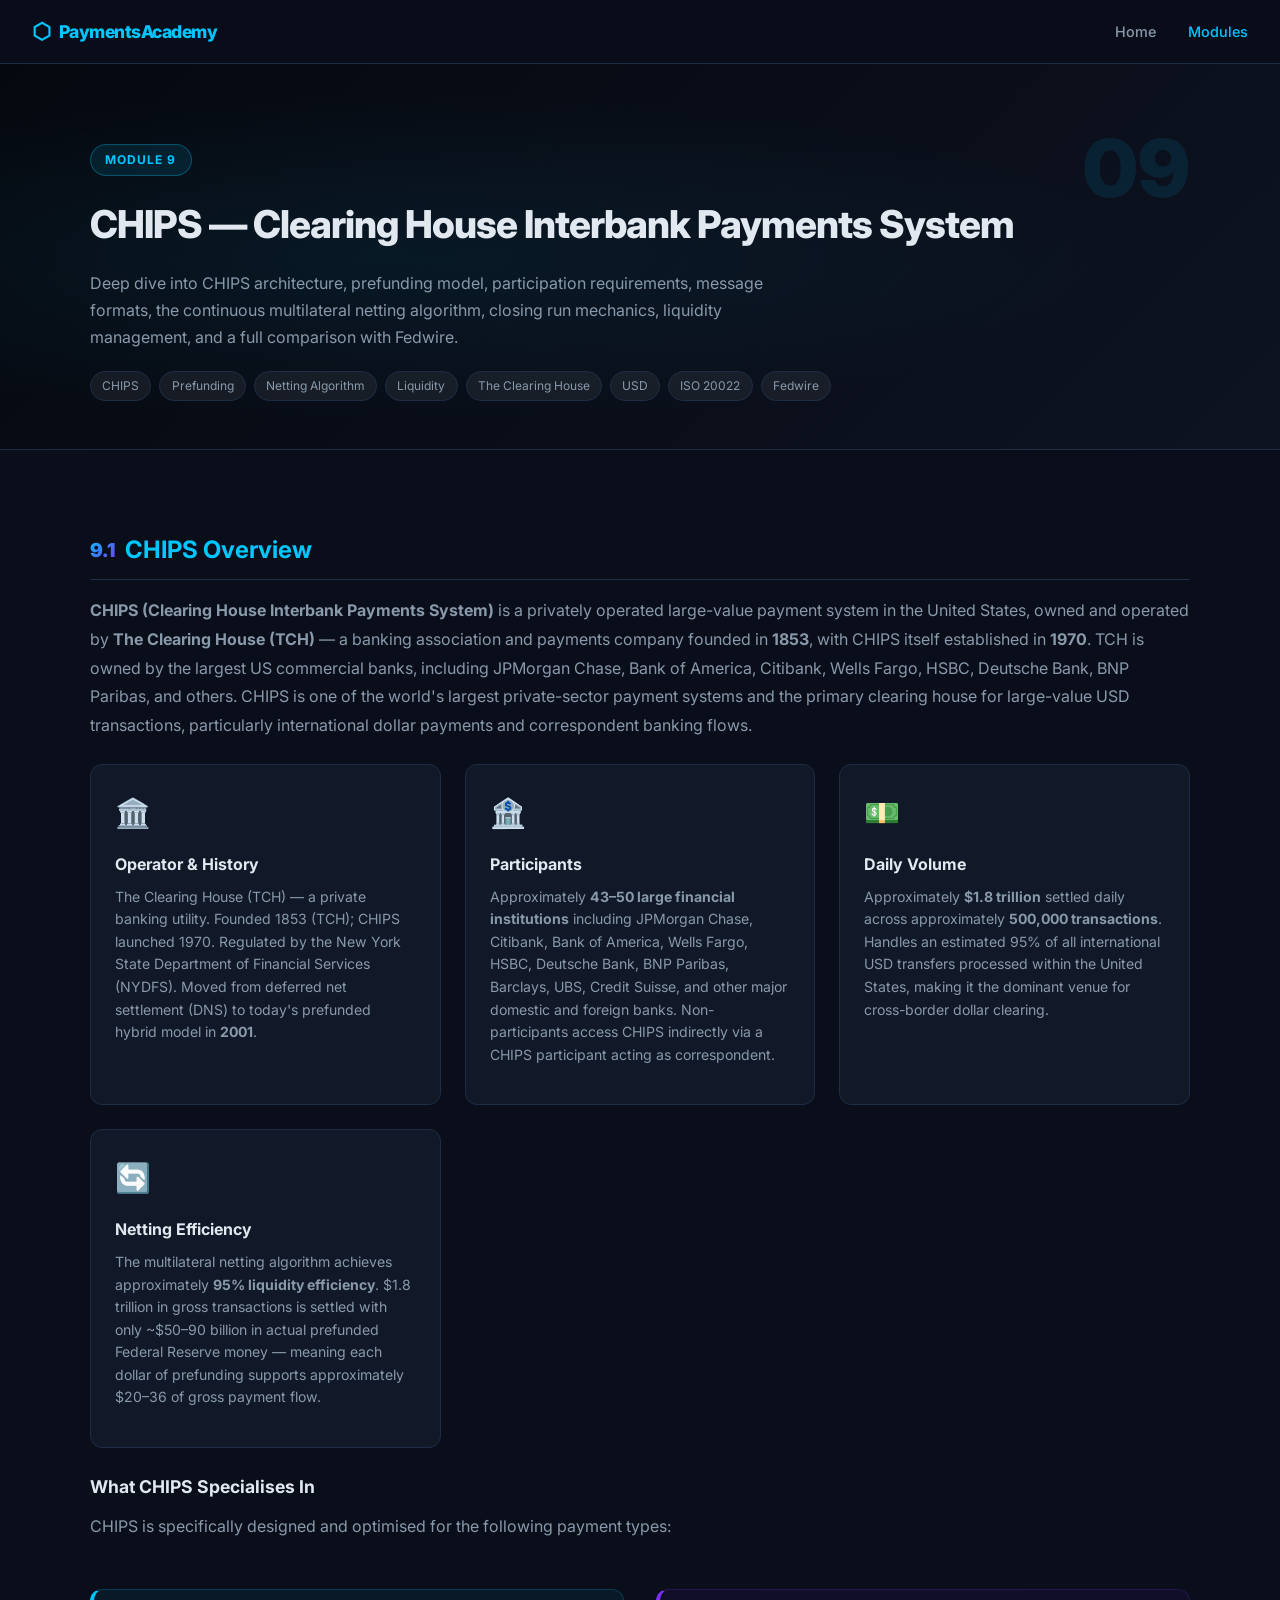
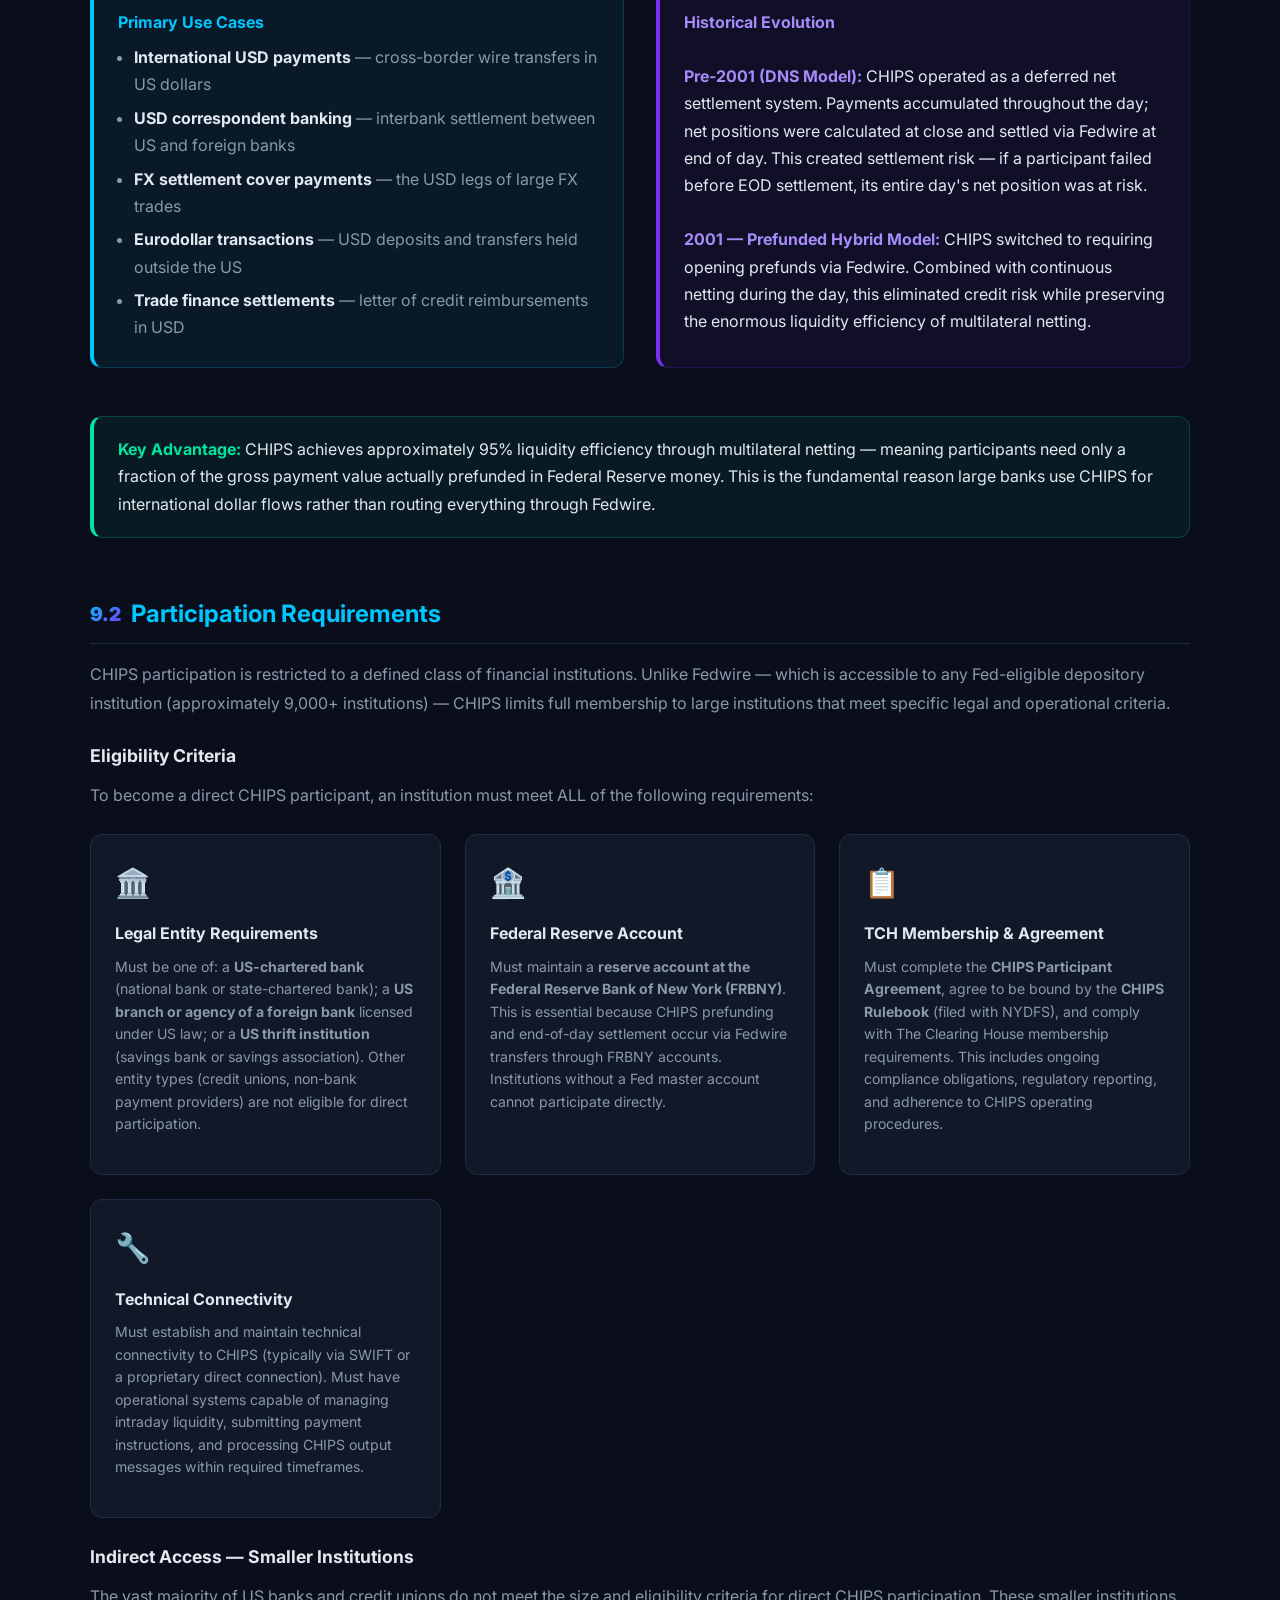
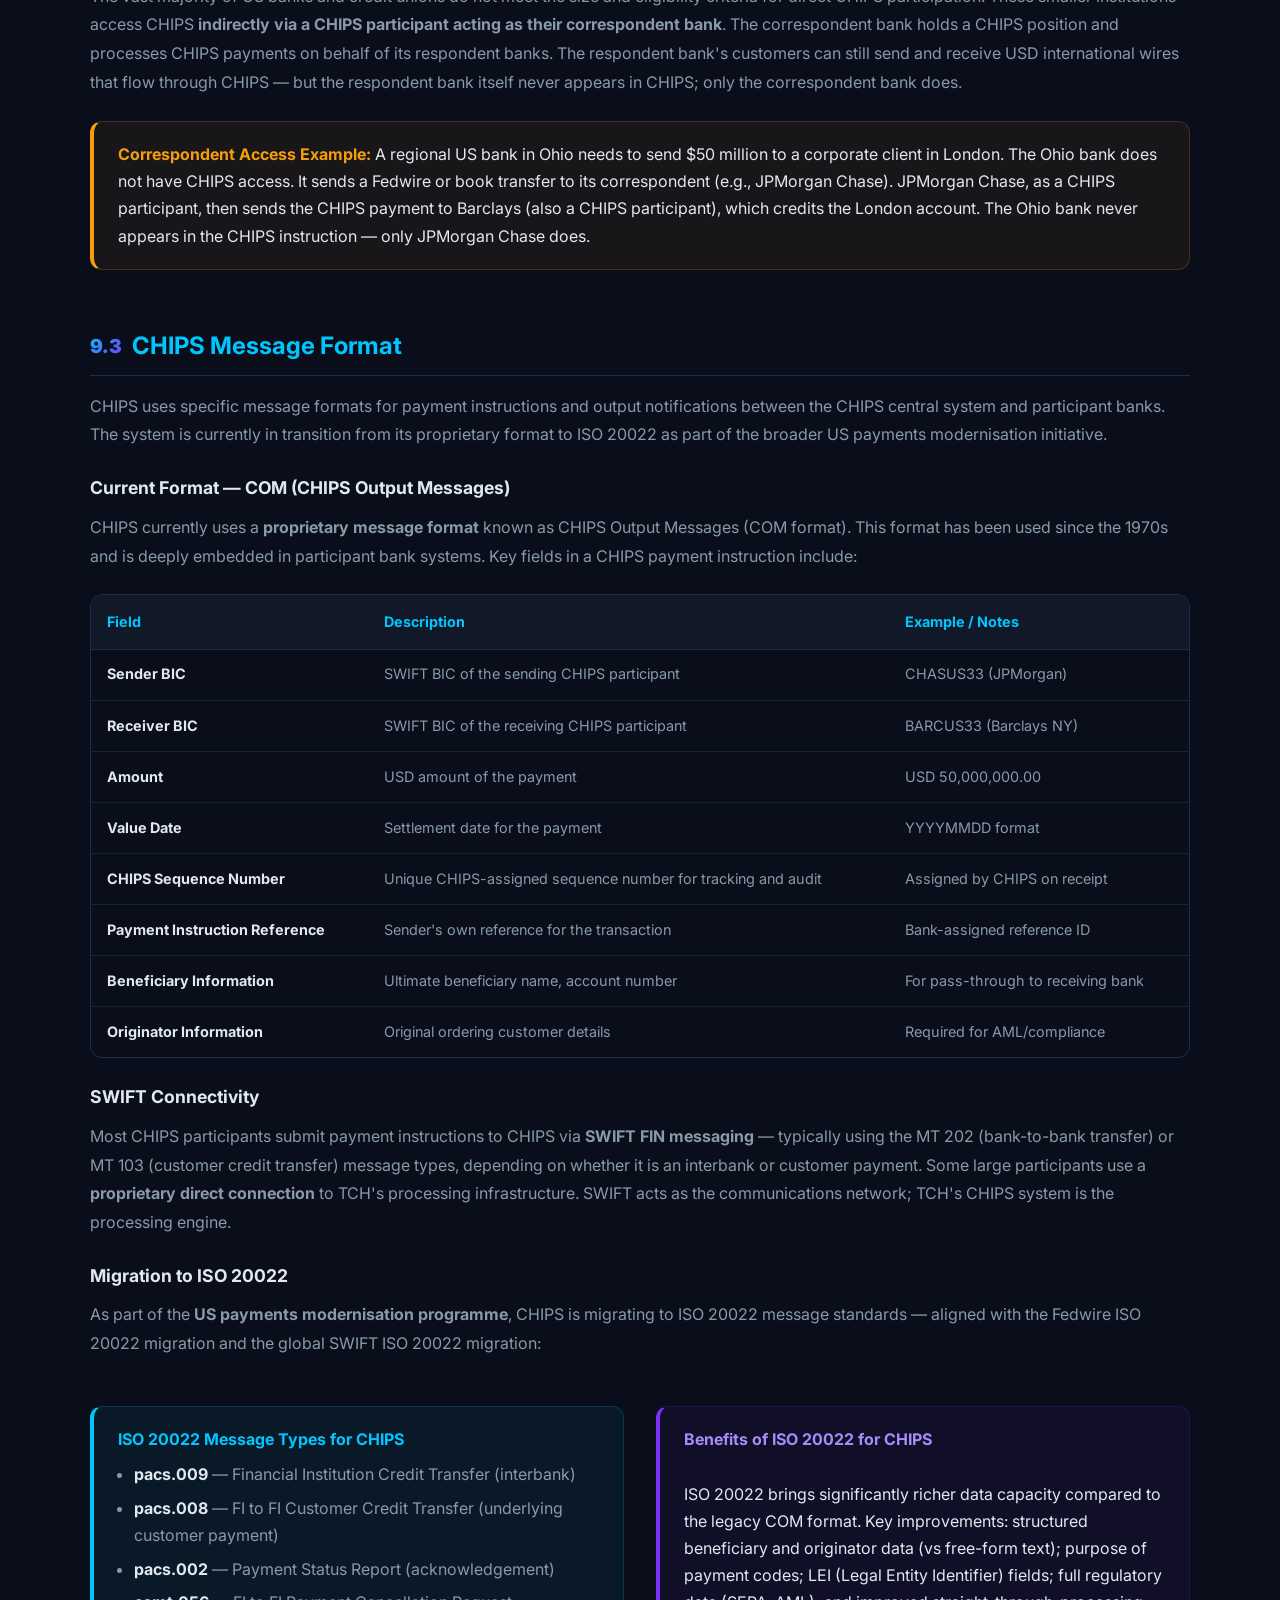
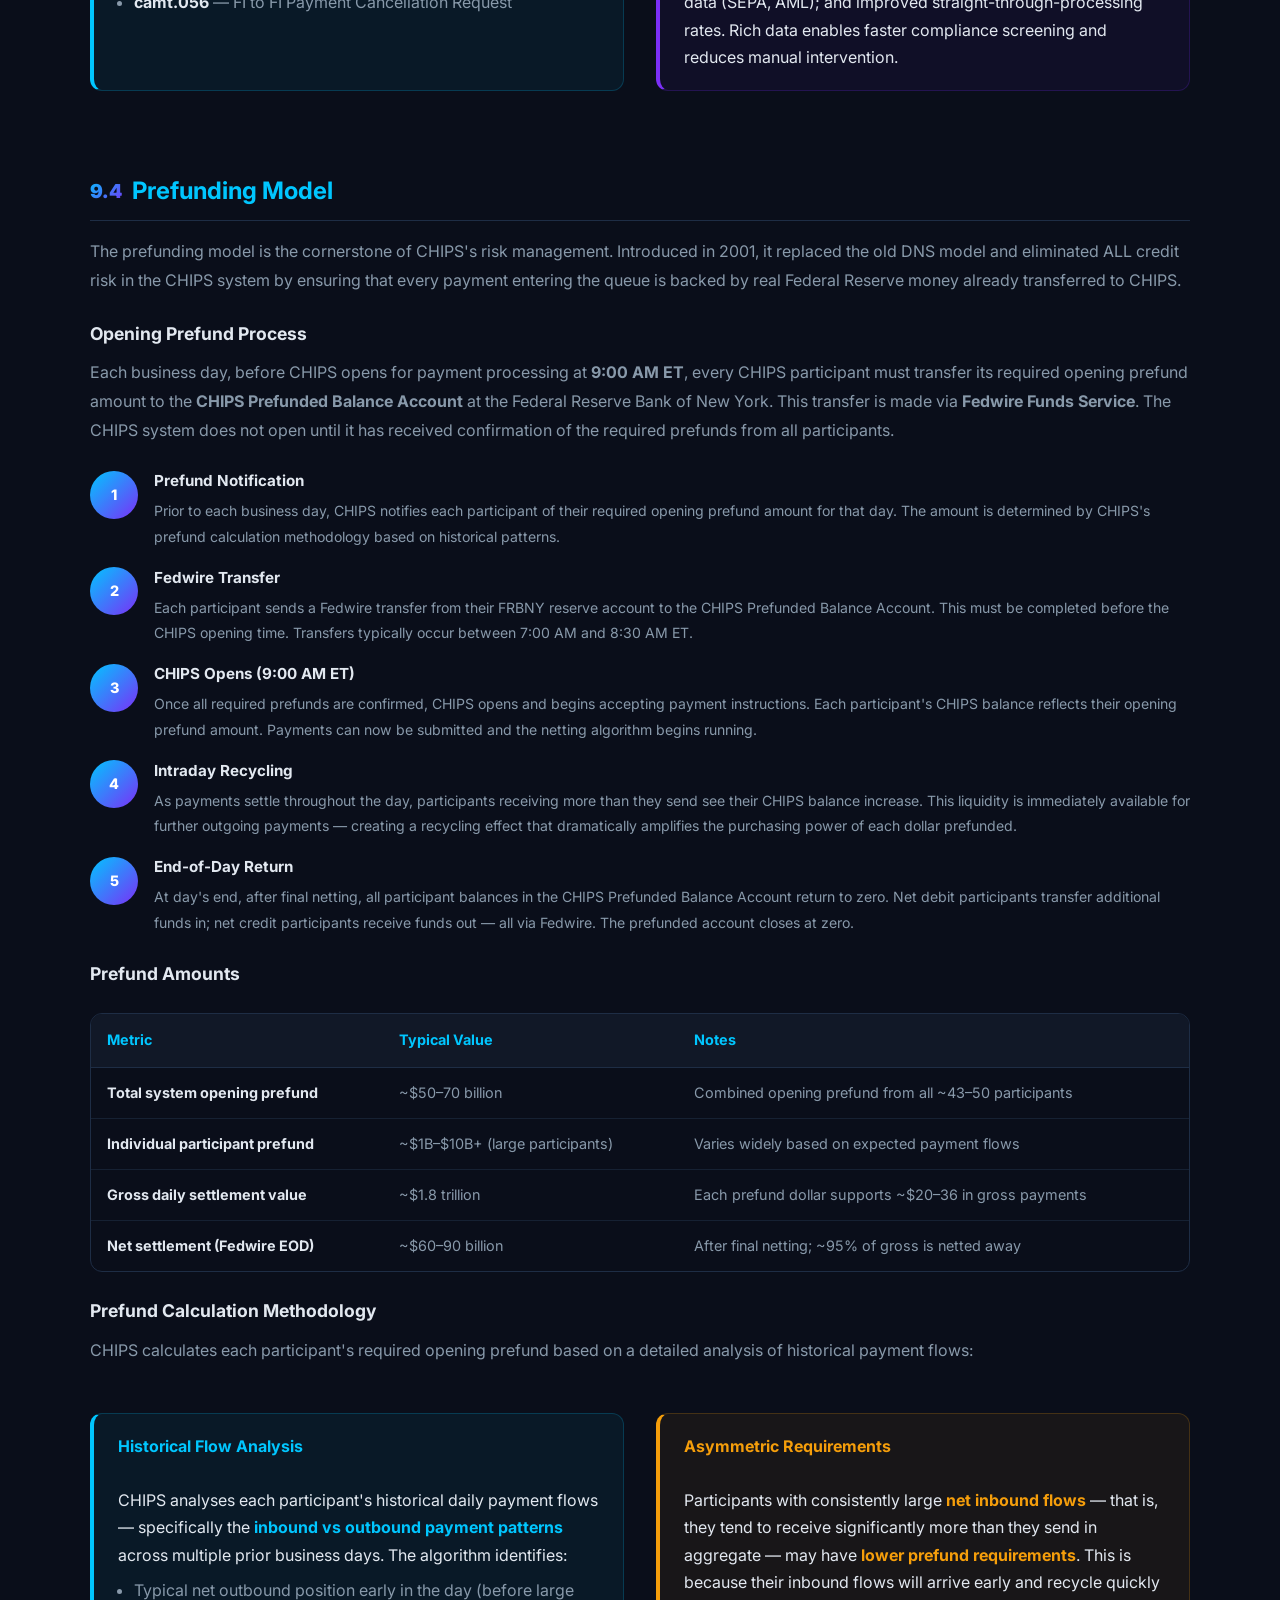
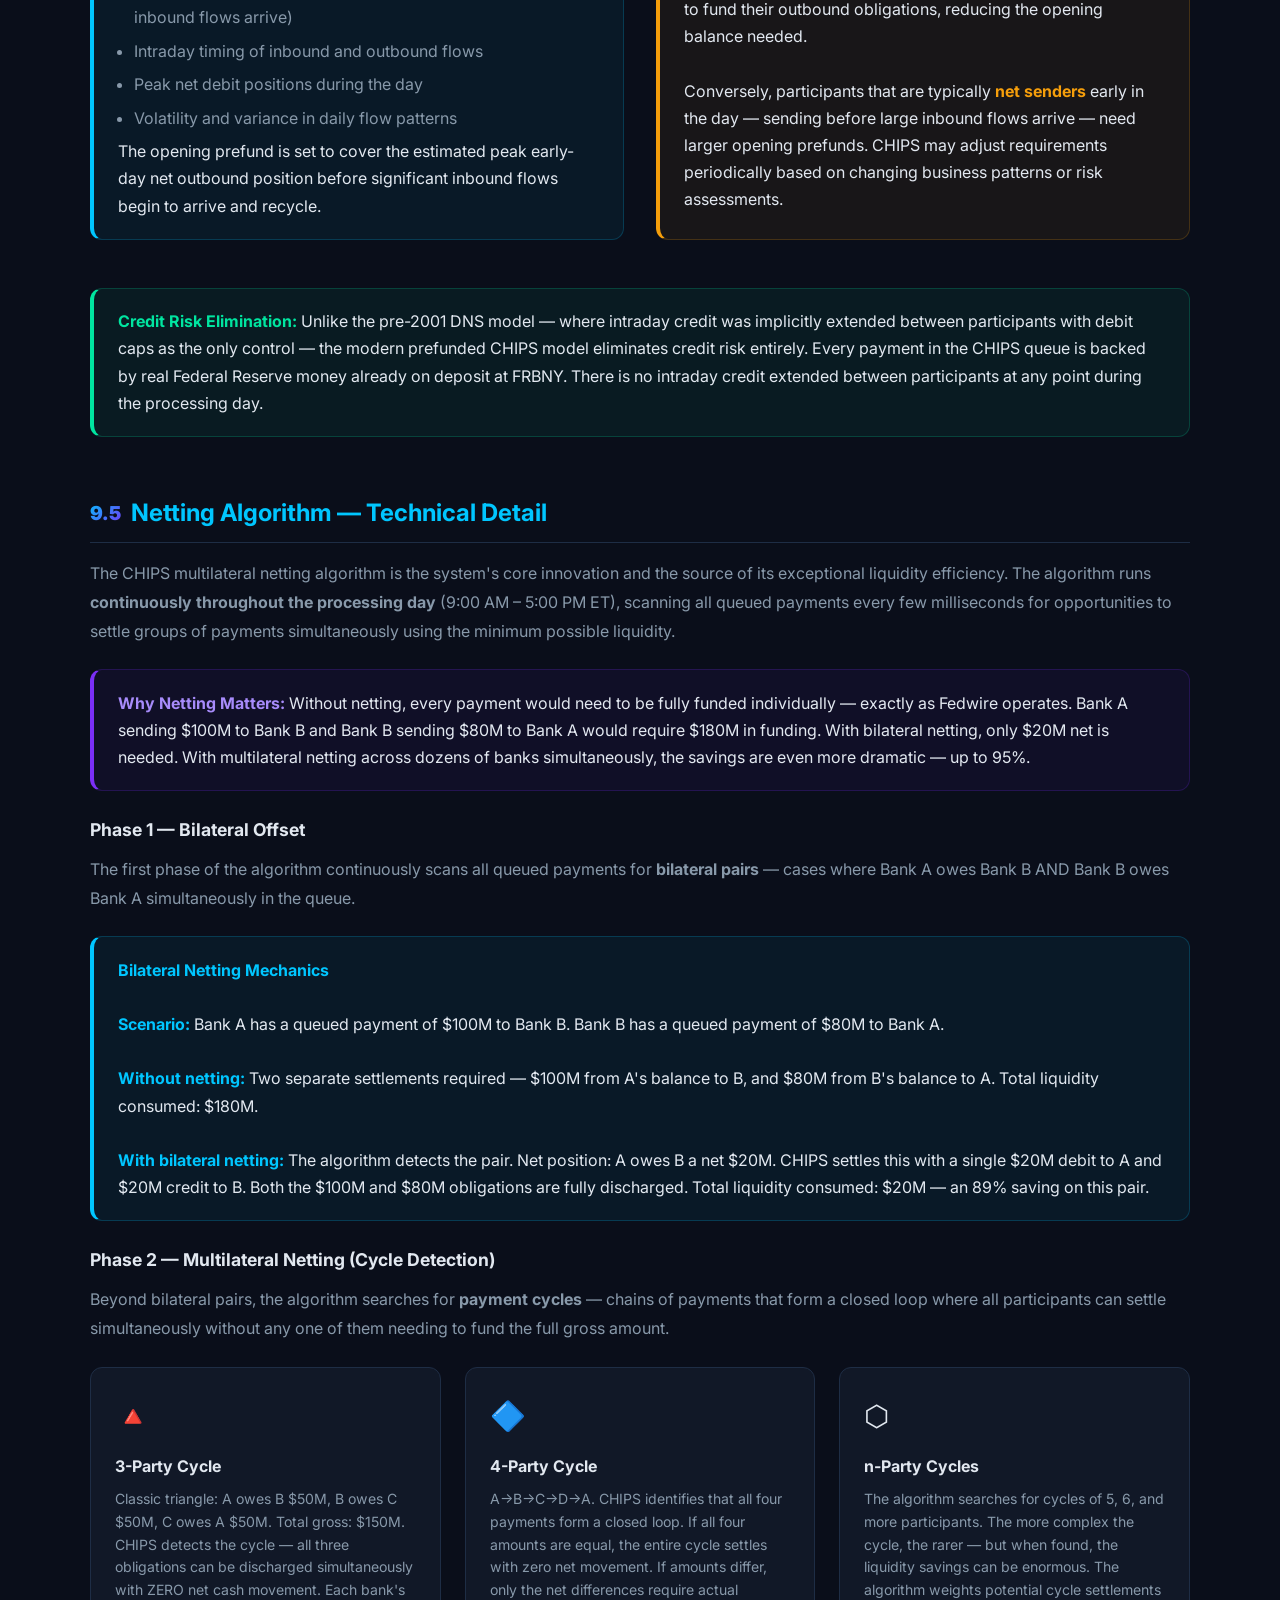
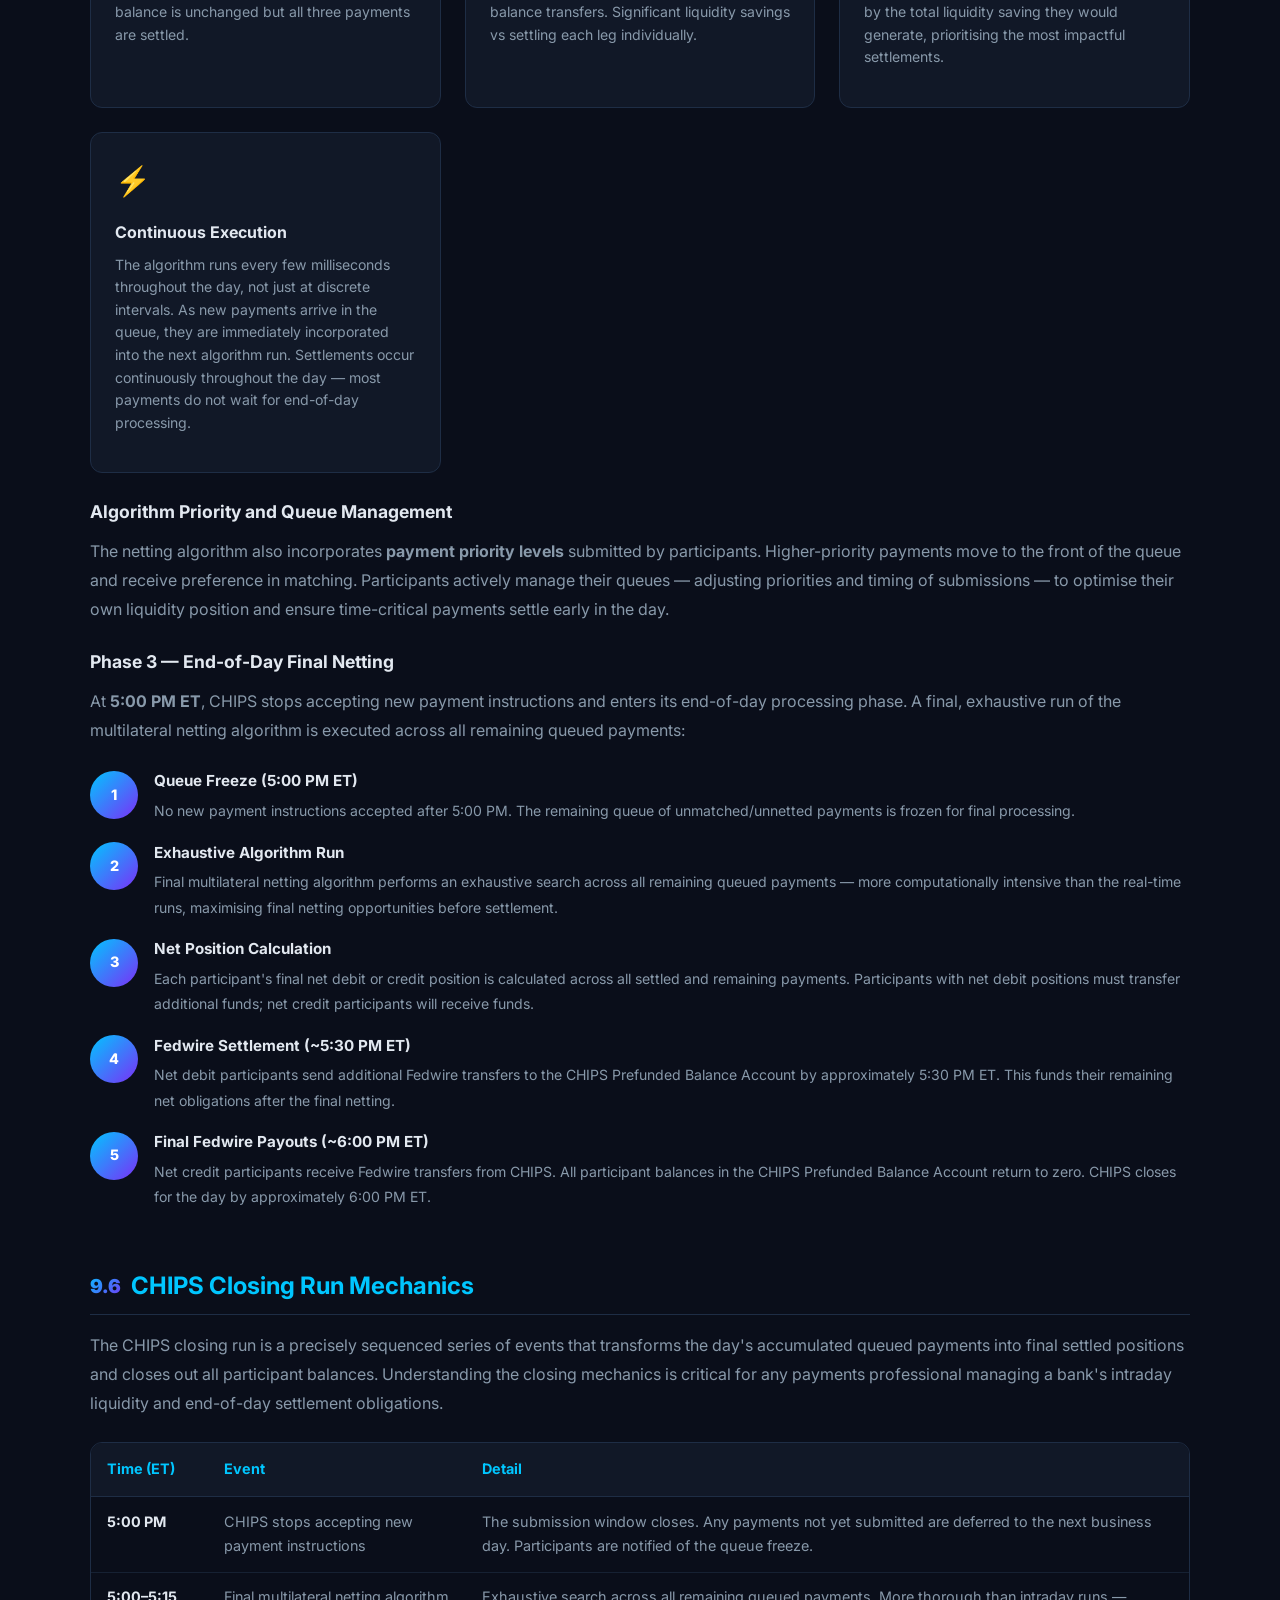
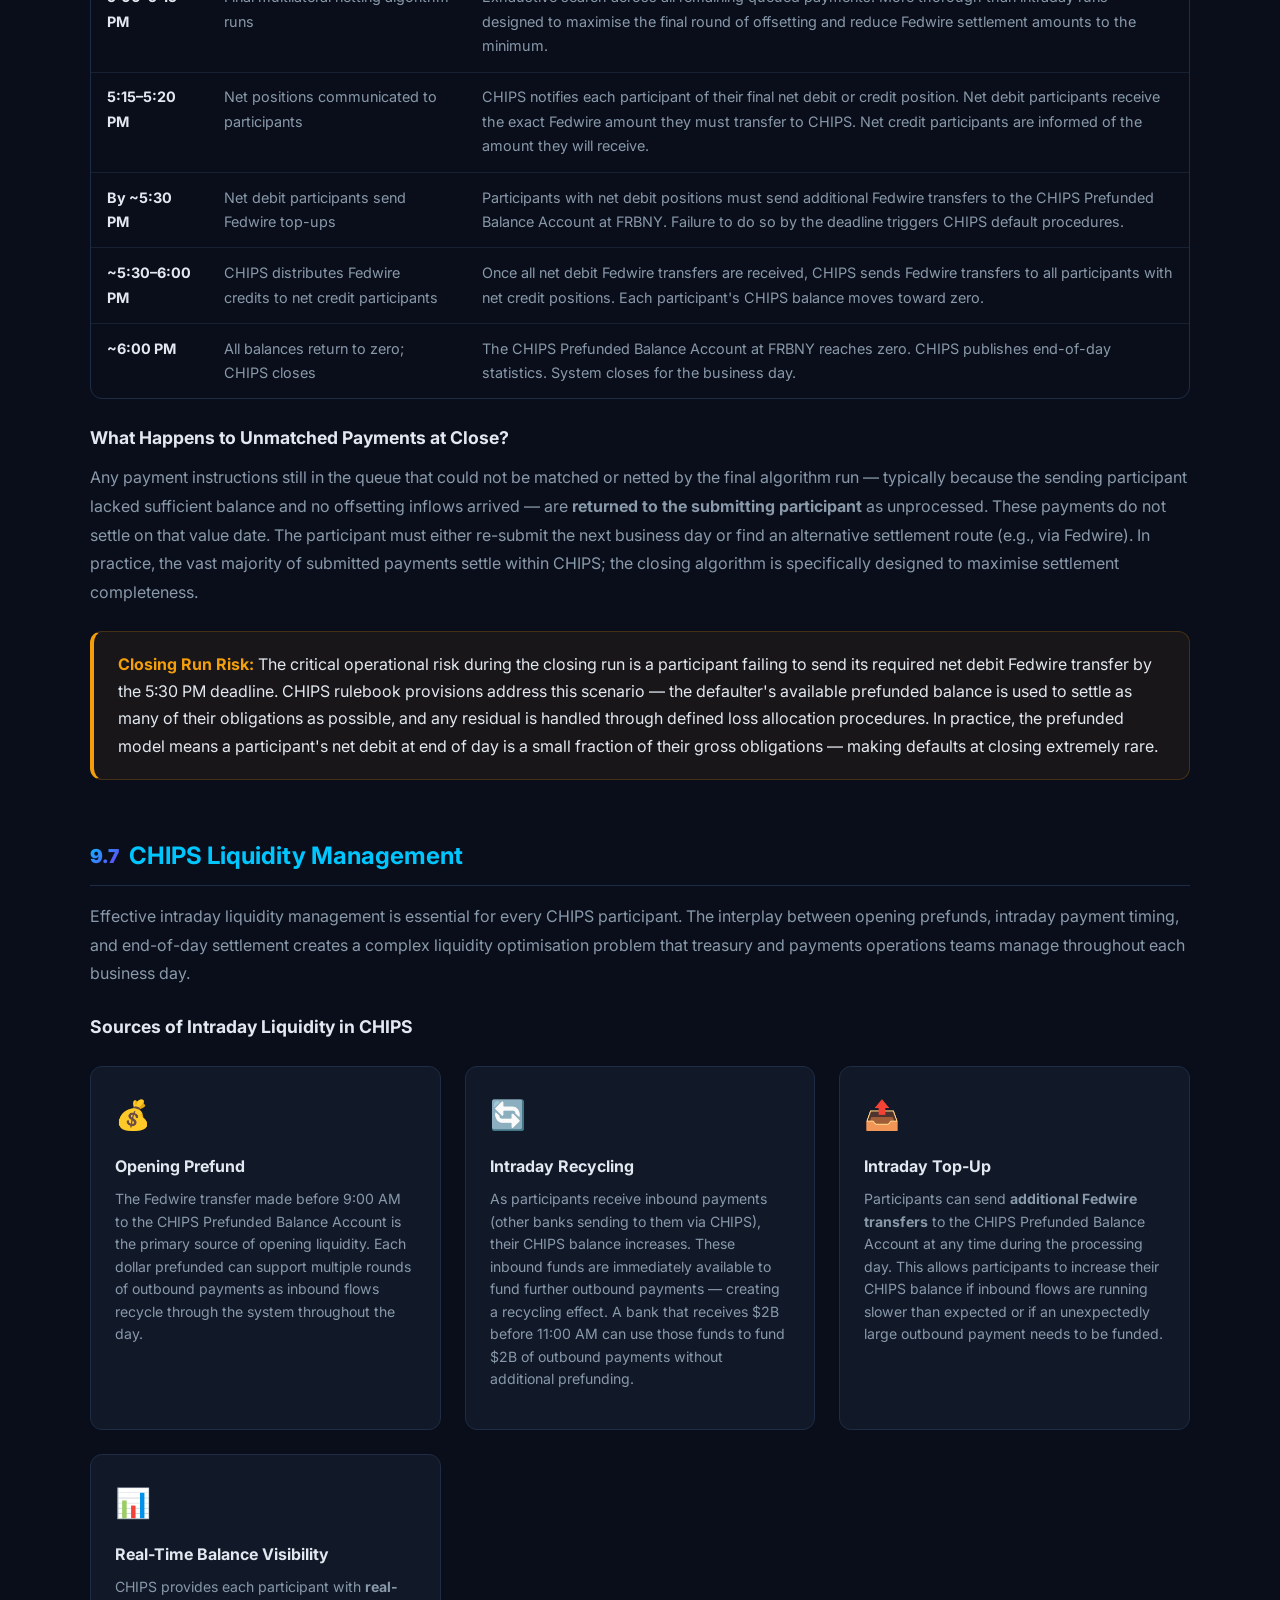
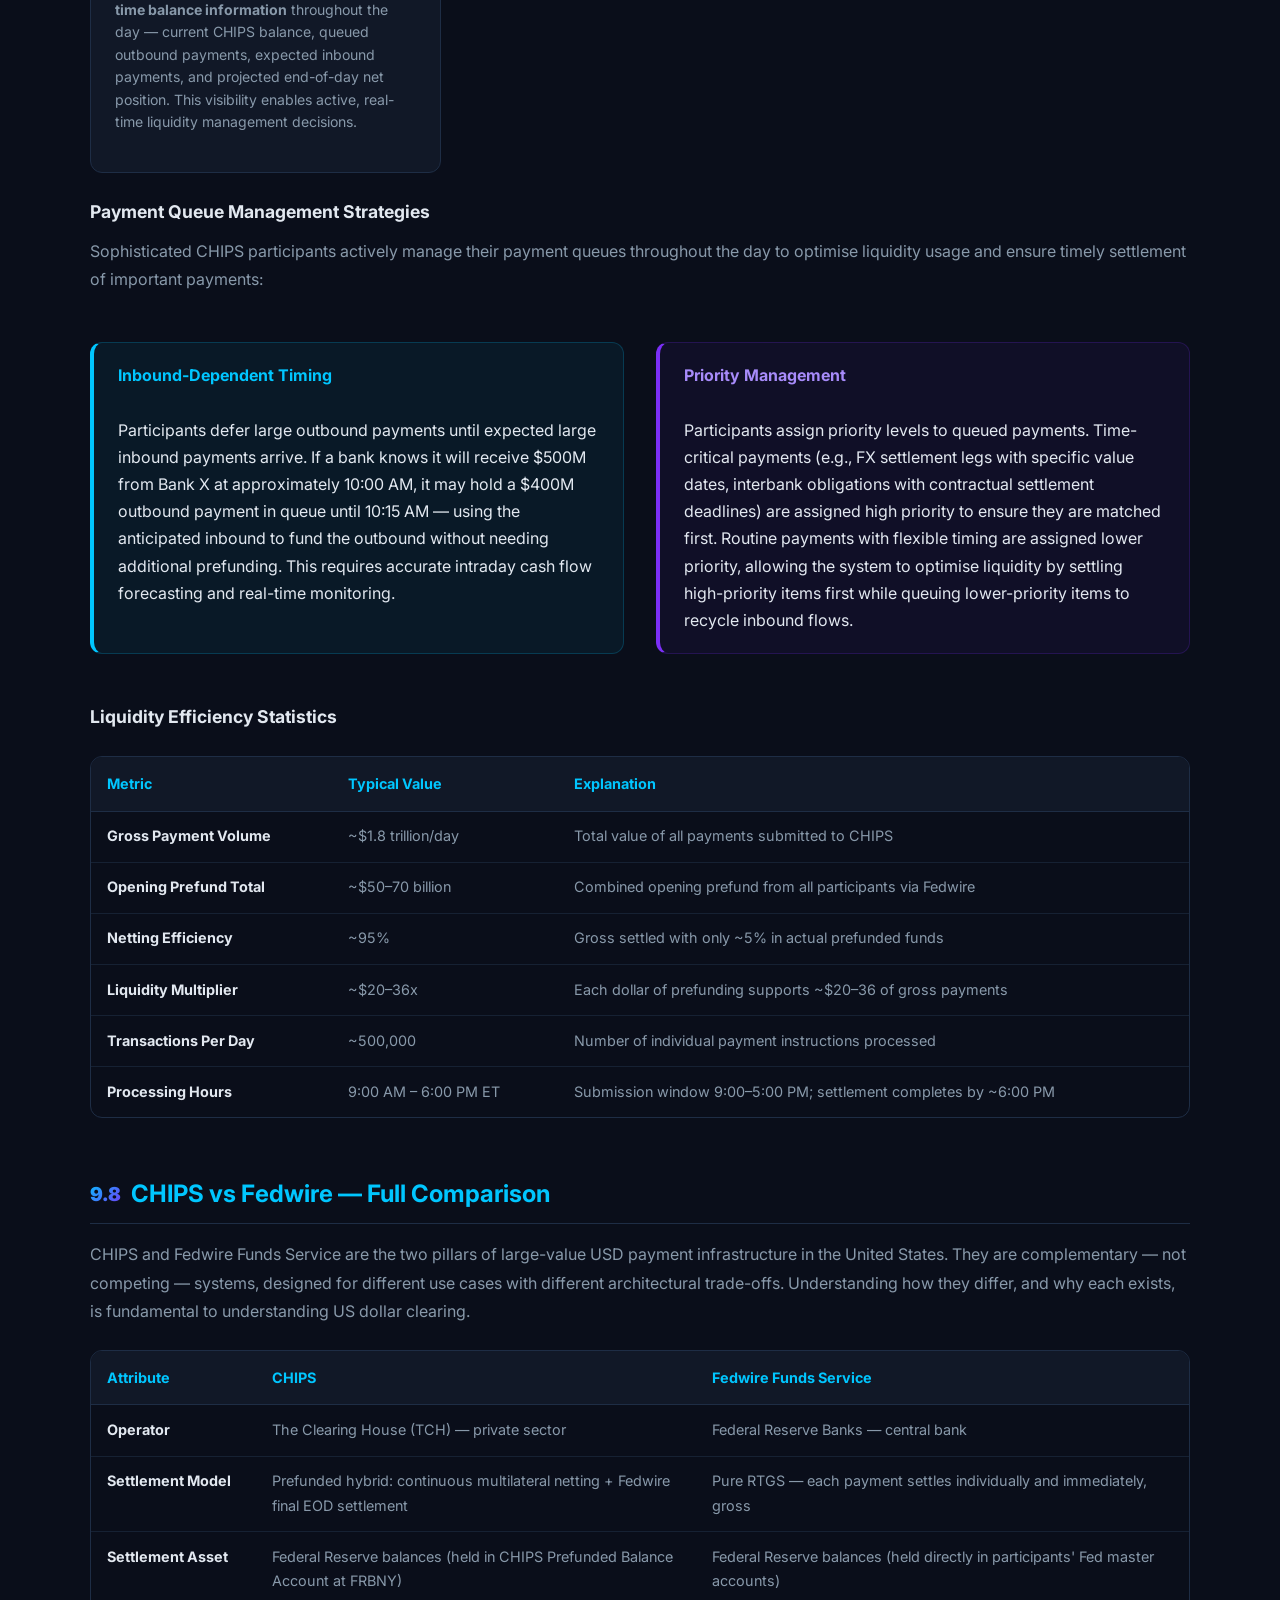
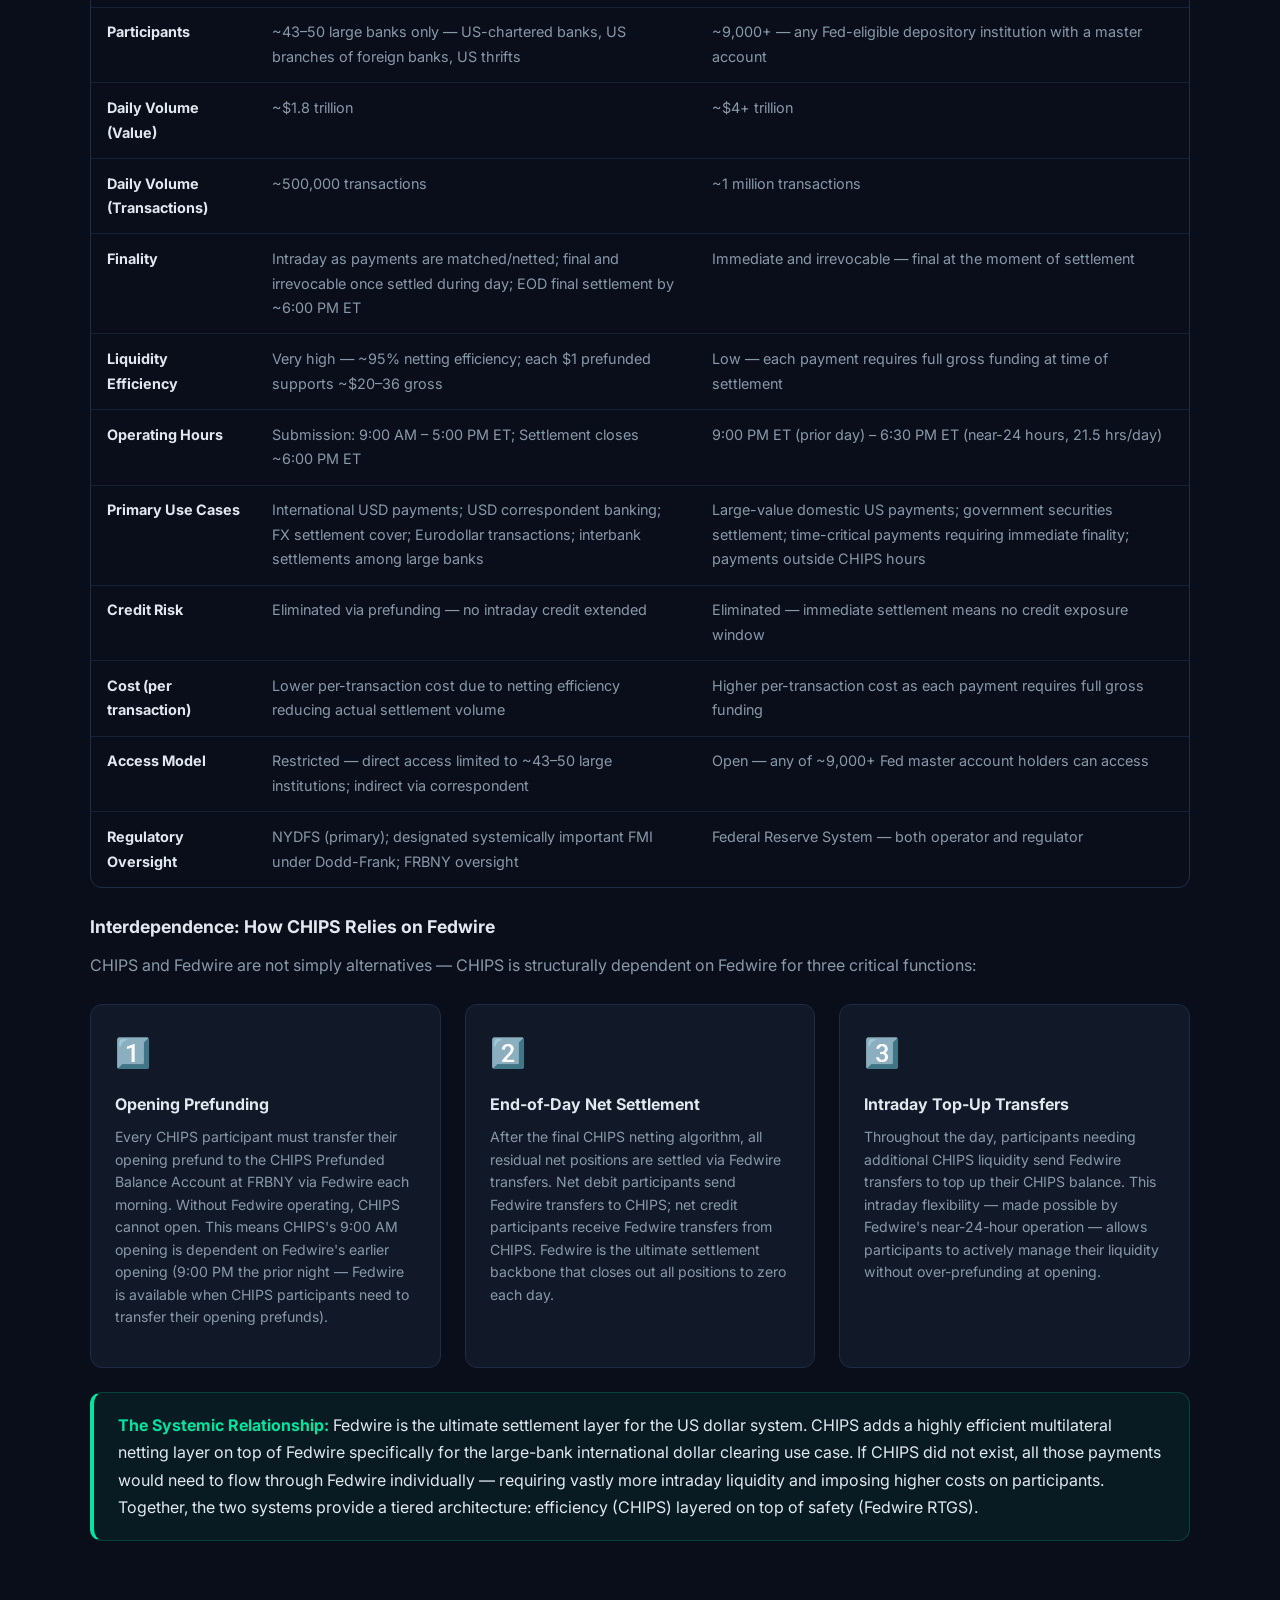
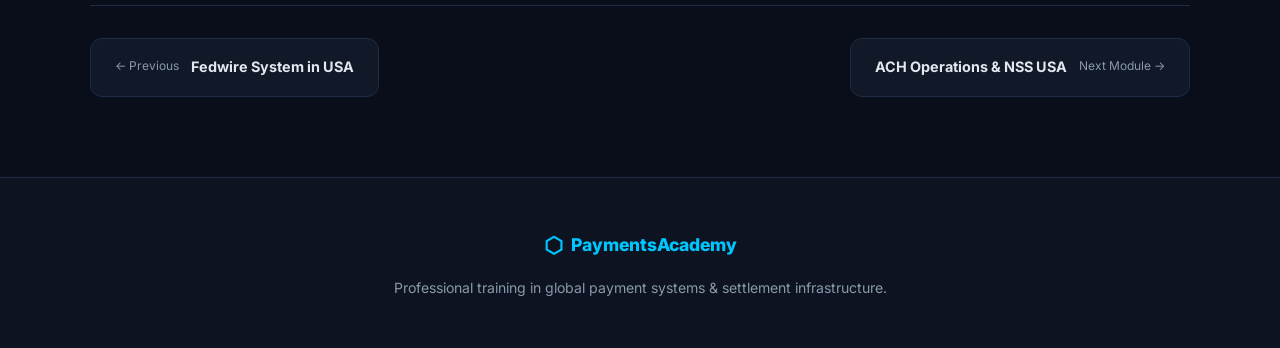
<file: module9.html>
<!DOCTYPE html>
<html lang="en">
<head>
  <meta charset="UTF-8" /><meta name="viewport" content="width=device-width, initial-scale=1.0" />
  <title>Module 9: CHIPS High Value Payments USA — PaymentsAcademy</title>
  <link rel="stylesheet" href="styles.css" />
</head>
<body>
<nav class="navbar" id="navbar"><div class="nav-inner"><a href="index.html" class="nav-logo"><span class="logo-icon">⬡</span>PaymentsAcademy</a><button class="hamburger" id="hamburger">&#9776;</button><ul class="nav-links" id="nav-links"><li><a href="index.html">Home</a></li><li><a href="modules.html" class="active">Modules</a></li></ul></div></nav>

<div class="module-hero">
  <div class="module-hero-inner">
    <div class="module-num">09</div>
    <div class="module-tag">Module 9</div>
    <h1>CHIPS — Clearing House Interbank Payments System</h1>
    <p>Deep dive into CHIPS architecture, prefunding model, participation requirements, message formats, the continuous multilateral netting algorithm, closing run mechanics, liquidity management, and a full comparison with Fedwire.</p>
    <div class="module-tags"><span>CHIPS</span><span>Prefunding</span><span>Netting Algorithm</span><span>Liquidity</span><span>The Clearing House</span><span>USD</span><span>ISO 20022</span><span>Fedwire</span></div>
  </div>
</div>

<section class="section"><div class="container">

  <div class="topic-section fade-in">
    <h2><span class="t-num">9.1</span> CHIPS Overview</h2>
    <p><strong>CHIPS (Clearing House Interbank Payments System)</strong> is a privately operated large-value payment system in the United States, owned and operated by <strong>The Clearing House (TCH)</strong> — a banking association and payments company founded in <strong>1853</strong>, with CHIPS itself established in <strong>1970</strong>. TCH is owned by the largest US commercial banks, including JPMorgan Chase, Bank of America, Citibank, Wells Fargo, HSBC, Deutsche Bank, BNP Paribas, and others. CHIPS is one of the world's largest private-sector payment systems and the primary clearing house for large-value USD transactions, particularly international dollar payments and correspondent banking flows.</p>

    <div class="cards-grid">
      <div class="info-card"><div class="ic-icon">🏛️</div><h4>Operator &amp; History</h4><p>The Clearing House (TCH) — a private banking utility. Founded 1853 (TCH); CHIPS launched 1970. Regulated by the New York State Department of Financial Services (NYDFS). Moved from deferred net settlement (DNS) to today's prefunded hybrid model in <strong>2001</strong>.</p></div>
      <div class="info-card"><div class="ic-icon">🏦</div><h4>Participants</h4><p>Approximately <strong>43–50 large financial institutions</strong> including JPMorgan Chase, Citibank, Bank of America, Wells Fargo, HSBC, Deutsche Bank, BNP Paribas, Barclays, UBS, Credit Suisse, and other major domestic and foreign banks. Non-participants access CHIPS indirectly via a CHIPS participant acting as correspondent.</p></div>
      <div class="info-card"><div class="ic-icon">💵</div><h4>Daily Volume</h4><p>Approximately <strong>$1.8 trillion</strong> settled daily across approximately <strong>500,000 transactions</strong>. Handles an estimated 95% of all international USD transfers processed within the United States, making it the dominant venue for cross-border dollar clearing.</p></div>
      <div class="info-card"><div class="ic-icon">🔄</div><h4>Netting Efficiency</h4><p>The multilateral netting algorithm achieves approximately <strong>95% liquidity efficiency</strong>. $1.8 trillion in gross transactions is settled with only ~$50–90 billion in actual prefunded Federal Reserve money — meaning each dollar of prefunding supports approximately $20–36 of gross payment flow.</p></div>
    </div>

    <h3>What CHIPS Specialises In</h3>
    <p>CHIPS is specifically designed and optimised for the following payment types:</p>
    <div class="two-col">
      <div class="highlight-box">
        <strong>Primary Use Cases</strong>
        <ul style="margin: 0.5em 0 0 1em; padding: 0;">
          <li><strong>International USD payments</strong> — cross-border wire transfers in US dollars</li>
          <li><strong>USD correspondent banking</strong> — interbank settlement between US and foreign banks</li>
          <li><strong>FX settlement cover payments</strong> — the USD legs of large FX trades</li>
          <li><strong>Eurodollar transactions</strong> — USD deposits and transfers held outside the US</li>
          <li><strong>Trade finance settlements</strong> — letter of credit reimbursements in USD</li>
        </ul>
      </div>
      <div class="highlight-box purple">
        <strong>Historical Evolution</strong><br/><br/>
        <strong>Pre-2001 (DNS Model):</strong> CHIPS operated as a deferred net settlement system. Payments accumulated throughout the day; net positions were calculated at close and settled via Fedwire at end of day. This created settlement risk — if a participant failed before EOD settlement, its entire day's net position was at risk.<br/><br/>
        <strong>2001 — Prefunded Hybrid Model:</strong> CHIPS switched to requiring opening prefunds via Fedwire. Combined with continuous netting during the day, this eliminated credit risk while preserving the enormous liquidity efficiency of multilateral netting.
      </div>
    </div>

    <div class="highlight-box green"><strong>Key Advantage:</strong> CHIPS achieves approximately 95% liquidity efficiency through multilateral netting — meaning participants need only a fraction of the gross payment value actually prefunded in Federal Reserve money. This is the fundamental reason large banks use CHIPS for international dollar flows rather than routing everything through Fedwire.</div>
  </div>

  <div class="topic-section fade-in">
    <h2><span class="t-num">9.2</span> Participation Requirements</h2>
    <p>CHIPS participation is restricted to a defined class of financial institutions. Unlike Fedwire — which is accessible to any Fed-eligible depository institution (approximately 9,000+ institutions) — CHIPS limits full membership to large institutions that meet specific legal and operational criteria.</p>

    <h3>Eligibility Criteria</h3>
    <p>To become a direct CHIPS participant, an institution must meet ALL of the following requirements:</p>
    <div class="cards-grid">
      <div class="info-card"><div class="ic-icon">🏛️</div><h4>Legal Entity Requirements</h4><p>Must be one of: a <strong>US-chartered bank</strong> (national bank or state-chartered bank); a <strong>US branch or agency of a foreign bank</strong> licensed under US law; or a <strong>US thrift institution</strong> (savings bank or savings association). Other entity types (credit unions, non-bank payment providers) are not eligible for direct participation.</p></div>
      <div class="info-card"><div class="ic-icon">🏦</div><h4>Federal Reserve Account</h4><p>Must maintain a <strong>reserve account at the Federal Reserve Bank of New York (FRBNY)</strong>. This is essential because CHIPS prefunding and end-of-day settlement occur via Fedwire transfers through FRBNY accounts. Institutions without a Fed master account cannot participate directly.</p></div>
      <div class="info-card"><div class="ic-icon">📋</div><h4>TCH Membership &amp; Agreement</h4><p>Must complete the <strong>CHIPS Participant Agreement</strong>, agree to be bound by the <strong>CHIPS Rulebook</strong> (filed with NYDFS), and comply with The Clearing House membership requirements. This includes ongoing compliance obligations, regulatory reporting, and adherence to CHIPS operating procedures.</p></div>
      <div class="info-card"><div class="ic-icon">🔧</div><h4>Technical Connectivity</h4><p>Must establish and maintain technical connectivity to CHIPS (typically via SWIFT or a proprietary direct connection). Must have operational systems capable of managing intraday liquidity, submitting payment instructions, and processing CHIPS output messages within required timeframes.</p></div>
    </div>

    <h3>Indirect Access — Smaller Institutions</h3>
    <p>The vast majority of US banks and credit unions do not meet the size and eligibility criteria for direct CHIPS participation. These smaller institutions access CHIPS <strong>indirectly via a CHIPS participant acting as their correspondent bank</strong>. The correspondent bank holds a CHIPS position and processes CHIPS payments on behalf of its respondent banks. The respondent bank's customers can still send and receive USD international wires that flow through CHIPS — but the respondent bank itself never appears in CHIPS; only the correspondent bank does.</p>

    <div class="highlight-box gold"><strong>Correspondent Access Example:</strong> A regional US bank in Ohio needs to send $50 million to a corporate client in London. The Ohio bank does not have CHIPS access. It sends a Fedwire or book transfer to its correspondent (e.g., JPMorgan Chase). JPMorgan Chase, as a CHIPS participant, then sends the CHIPS payment to Barclays (also a CHIPS participant), which credits the London account. The Ohio bank never appears in the CHIPS instruction — only JPMorgan Chase does.</div>
  </div>

  <div class="topic-section fade-in">
    <h2><span class="t-num">9.3</span> CHIPS Message Format</h2>
    <p>CHIPS uses specific message formats for payment instructions and output notifications between the CHIPS central system and participant banks. The system is currently in transition from its proprietary format to ISO 20022 as part of the broader US payments modernisation initiative.</p>

    <h3>Current Format — COM (CHIPS Output Messages)</h3>
    <p>CHIPS currently uses a <strong>proprietary message format</strong> known as CHIPS Output Messages (COM format). This format has been used since the 1970s and is deeply embedded in participant bank systems. Key fields in a CHIPS payment instruction include:</p>
    <div class="table-wrap"><table><thead><tr><th>Field</th><th>Description</th><th>Example / Notes</th></tr></thead><tbody>
      <tr><td><strong>Sender BIC</strong></td><td>SWIFT BIC of the sending CHIPS participant</td><td>CHASUS33 (JPMorgan)</td></tr>
      <tr><td><strong>Receiver BIC</strong></td><td>SWIFT BIC of the receiving CHIPS participant</td><td>BARCUS33 (Barclays NY)</td></tr>
      <tr><td><strong>Amount</strong></td><td>USD amount of the payment</td><td>USD 50,000,000.00</td></tr>
      <tr><td><strong>Value Date</strong></td><td>Settlement date for the payment</td><td>YYYYMMDD format</td></tr>
      <tr><td><strong>CHIPS Sequence Number</strong></td><td>Unique CHIPS-assigned sequence number for tracking and audit</td><td>Assigned by CHIPS on receipt</td></tr>
      <tr><td><strong>Payment Instruction Reference</strong></td><td>Sender's own reference for the transaction</td><td>Bank-assigned reference ID</td></tr>
      <tr><td><strong>Beneficiary Information</strong></td><td>Ultimate beneficiary name, account number</td><td>For pass-through to receiving bank</td></tr>
      <tr><td><strong>Originator Information</strong></td><td>Original ordering customer details</td><td>Required for AML/compliance</td></tr>
    </tbody></table></div>

    <h3>SWIFT Connectivity</h3>
    <p>Most CHIPS participants submit payment instructions to CHIPS via <strong>SWIFT FIN messaging</strong> — typically using the MT 202 (bank-to-bank transfer) or MT 103 (customer credit transfer) message types, depending on whether it is an interbank or customer payment. Some large participants use a <strong>proprietary direct connection</strong> to TCH's processing infrastructure. SWIFT acts as the communications network; TCH's CHIPS system is the processing engine.</p>

    <h3>Migration to ISO 20022</h3>
    <p>As part of the <strong>US payments modernisation programme</strong>, CHIPS is migrating to ISO 20022 message standards — aligned with the Fedwire ISO 20022 migration and the global SWIFT ISO 20022 migration:</p>
    <div class="two-col">
      <div class="highlight-box">
        <strong>ISO 20022 Message Types for CHIPS</strong>
        <ul style="margin: 0.5em 0 0 1em; padding: 0;">
          <li><strong>pacs.009</strong> — Financial Institution Credit Transfer (interbank)</li>
          <li><strong>pacs.008</strong> — FI to FI Customer Credit Transfer (underlying customer payment)</li>
          <li><strong>pacs.002</strong> — Payment Status Report (acknowledgement)</li>
          <li><strong>camt.056</strong> — FI to FI Payment Cancellation Request</li>
        </ul>
      </div>
      <div class="highlight-box purple">
        <strong>Benefits of ISO 20022 for CHIPS</strong><br/><br/>
        ISO 20022 brings significantly richer data capacity compared to the legacy COM format. Key improvements: structured beneficiary and originator data (vs free-form text); purpose of payment codes; LEI (Legal Entity Identifier) fields; full regulatory data (SEPA, AML); and improved straight-through-processing rates. Rich data enables faster compliance screening and reduces manual intervention.
      </div>
    </div>
  </div>

  <div class="topic-section fade-in">
    <h2><span class="t-num">9.4</span> Prefunding Model</h2>
    <p>The prefunding model is the cornerstone of CHIPS's risk management. Introduced in 2001, it replaced the old DNS model and eliminated ALL credit risk in the CHIPS system by ensuring that every payment entering the queue is backed by real Federal Reserve money already transferred to CHIPS.</p>

    <h3>Opening Prefund Process</h3>
    <p>Each business day, before CHIPS opens for payment processing at <strong>9:00 AM ET</strong>, every CHIPS participant must transfer its required opening prefund amount to the <strong>CHIPS Prefunded Balance Account</strong> at the Federal Reserve Bank of New York. This transfer is made via <strong>Fedwire Funds Service</strong>. The CHIPS system does not open until it has received confirmation of the required prefunds from all participants.</p>

    <div class="flow-steps">
      <div class="flow-step"><div class="step-num">1</div><div class="step-body"><h4>Prefund Notification</h4><p>Prior to each business day, CHIPS notifies each participant of their required opening prefund amount for that day. The amount is determined by CHIPS's prefund calculation methodology based on historical patterns.</p></div></div>
      <div class="flow-step"><div class="step-num">2</div><div class="step-body"><h4>Fedwire Transfer</h4><p>Each participant sends a Fedwire transfer from their FRBNY reserve account to the CHIPS Prefunded Balance Account. This must be completed before the CHIPS opening time. Transfers typically occur between 7:00 AM and 8:30 AM ET.</p></div></div>
      <div class="flow-step"><div class="step-num">3</div><div class="step-body"><h4>CHIPS Opens (9:00 AM ET)</h4><p>Once all required prefunds are confirmed, CHIPS opens and begins accepting payment instructions. Each participant's CHIPS balance reflects their opening prefund amount. Payments can now be submitted and the netting algorithm begins running.</p></div></div>
      <div class="flow-step"><div class="step-num">4</div><div class="step-body"><h4>Intraday Recycling</h4><p>As payments settle throughout the day, participants receiving more than they send see their CHIPS balance increase. This liquidity is immediately available for further outgoing payments — creating a recycling effect that dramatically amplifies the purchasing power of each dollar prefunded.</p></div></div>
      <div class="flow-step"><div class="step-num">5</div><div class="step-body"><h4>End-of-Day Return</h4><p>At day's end, after final netting, all participant balances in the CHIPS Prefunded Balance Account return to zero. Net debit participants transfer additional funds in; net credit participants receive funds out — all via Fedwire. The prefunded account closes at zero.</p></div></div>
    </div>

    <h3>Prefund Amounts</h3>
    <div class="table-wrap"><table><thead><tr><th>Metric</th><th>Typical Value</th><th>Notes</th></tr></thead><tbody>
      <tr><td><strong>Total system opening prefund</strong></td><td>~$50–70 billion</td><td>Combined opening prefund from all ~43–50 participants</td></tr>
      <tr><td><strong>Individual participant prefund</strong></td><td>~$1B–$10B+ (large participants)</td><td>Varies widely based on expected payment flows</td></tr>
      <tr><td><strong>Gross daily settlement value</strong></td><td>~$1.8 trillion</td><td>Each prefund dollar supports ~$20–36 in gross payments</td></tr>
      <tr><td><strong>Net settlement (Fedwire EOD)</strong></td><td>~$60–90 billion</td><td>After final netting; ~95% of gross is netted away</td></tr>
    </tbody></table></div>

    <h3>Prefund Calculation Methodology</h3>
    <p>CHIPS calculates each participant's required opening prefund based on a detailed analysis of historical payment flows:</p>
    <div class="two-col">
      <div class="highlight-box">
        <strong>Historical Flow Analysis</strong><br/><br/>
        CHIPS analyses each participant's historical daily payment flows — specifically the <strong>inbound vs outbound payment patterns</strong> across multiple prior business days. The algorithm identifies:
        <ul style="margin: 0.5em 0 0 1em; padding: 0;">
          <li>Typical net outbound position early in the day (before large inbound flows arrive)</li>
          <li>Intraday timing of inbound and outbound flows</li>
          <li>Peak net debit positions during the day</li>
          <li>Volatility and variance in daily flow patterns</li>
        </ul>
        The opening prefund is set to cover the estimated peak early-day net outbound position before significant inbound flows begin to arrive and recycle.
      </div>
      <div class="highlight-box gold">
        <strong>Asymmetric Requirements</strong><br/><br/>
        Participants with consistently large <strong>net inbound flows</strong> — that is, they tend to receive significantly more than they send in aggregate — may have <strong>lower prefund requirements</strong>. This is because their inbound flows will arrive early and recycle quickly to fund their outbound obligations, reducing the opening balance needed.<br/><br/>
        Conversely, participants that are typically <strong>net senders</strong> early in the day — sending before large inbound flows arrive — need larger opening prefunds. CHIPS may adjust requirements periodically based on changing business patterns or risk assessments.
      </div>
    </div>

    <div class="highlight-box green"><strong>Credit Risk Elimination:</strong> Unlike the pre-2001 DNS model — where intraday credit was implicitly extended between participants with debit caps as the only control — the modern prefunded CHIPS model eliminates credit risk entirely. Every payment in the CHIPS queue is backed by real Federal Reserve money already on deposit at FRBNY. There is no intraday credit extended between participants at any point during the processing day.</div>
  </div>

  <div class="topic-section fade-in">
    <h2><span class="t-num">9.5</span> Netting Algorithm — Technical Detail</h2>
    <p>The CHIPS multilateral netting algorithm is the system's core innovation and the source of its exceptional liquidity efficiency. The algorithm runs <strong>continuously throughout the processing day</strong> (9:00 AM – 5:00 PM ET), scanning all queued payments every few milliseconds for opportunities to settle groups of payments simultaneously using the minimum possible liquidity.</p>

    <div class="highlight-box purple"><strong>Why Netting Matters:</strong> Without netting, every payment would need to be fully funded individually — exactly as Fedwire operates. Bank A sending $100M to Bank B and Bank B sending $80M to Bank A would require $180M in funding. With bilateral netting, only $20M net is needed. With multilateral netting across dozens of banks simultaneously, the savings are even more dramatic — up to 95%.</div>

    <h3>Phase 1 — Bilateral Offset</h3>
    <p>The first phase of the algorithm continuously scans all queued payments for <strong>bilateral pairs</strong> — cases where Bank A owes Bank B AND Bank B owes Bank A simultaneously in the queue.</p>
    <div class="highlight-box">
      <strong>Bilateral Netting Mechanics</strong><br/><br/>
      <strong>Scenario:</strong> Bank A has a queued payment of $100M to Bank B. Bank B has a queued payment of $80M to Bank A.<br/><br/>
      <strong>Without netting:</strong> Two separate settlements required — $100M from A's balance to B, and $80M from B's balance to A. Total liquidity consumed: $180M.<br/><br/>
      <strong>With bilateral netting:</strong> The algorithm detects the pair. Net position: A owes B a net $20M. CHIPS settles this with a single $20M debit to A and $20M credit to B. Both the $100M and $80M obligations are fully discharged. Total liquidity consumed: $20M — an 89% saving on this pair.
    </div>

    <h3>Phase 2 — Multilateral Netting (Cycle Detection)</h3>
    <p>Beyond bilateral pairs, the algorithm searches for <strong>payment cycles</strong> — chains of payments that form a closed loop where all participants can settle simultaneously without any one of them needing to fund the full gross amount.</p>
    <div class="cards-grid">
      <div class="info-card"><div class="ic-icon">🔺</div><h4>3-Party Cycle</h4><p>Classic triangle: A owes B $50M, B owes C $50M, C owes A $50M. Total gross: $150M. CHIPS detects the cycle — all three obligations can be discharged simultaneously with ZERO net cash movement. Each bank's balance is unchanged but all three payments are settled.</p></div>
      <div class="info-card"><div class="ic-icon">🔷</div><h4>4-Party Cycle</h4><p>A→B→C→D→A. CHIPS identifies that all four payments form a closed loop. If all four amounts are equal, the entire cycle settles with zero net movement. If amounts differ, only the net differences require actual balance transfers. Significant liquidity savings vs settling each leg individually.</p></div>
      <div class="info-card"><div class="ic-icon">⬡</div><h4>n-Party Cycles</h4><p>The algorithm searches for cycles of 5, 6, and more participants. The more complex the cycle, the rarer — but when found, the liquidity savings can be enormous. The algorithm weights potential cycle settlements by the total liquidity saving they would generate, prioritising the most impactful settlements.</p></div>
      <div class="info-card"><div class="ic-icon">⚡</div><h4>Continuous Execution</h4><p>The algorithm runs every few milliseconds throughout the day, not just at discrete intervals. As new payments arrive in the queue, they are immediately incorporated into the next algorithm run. Settlements occur continuously throughout the day — most payments do not wait for end-of-day processing.</p></div>
    </div>

    <h3>Algorithm Priority and Queue Management</h3>
    <p>The netting algorithm also incorporates <strong>payment priority levels</strong> submitted by participants. Higher-priority payments move to the front of the queue and receive preference in matching. Participants actively manage their queues — adjusting priorities and timing of submissions — to optimise their own liquidity position and ensure time-critical payments settle early in the day.</p>

    <h3>Phase 3 — End-of-Day Final Netting</h3>
    <p>At <strong>5:00 PM ET</strong>, CHIPS stops accepting new payment instructions and enters its end-of-day processing phase. A final, exhaustive run of the multilateral netting algorithm is executed across all remaining queued payments:</p>
    <div class="flow-steps">
      <div class="flow-step"><div class="step-num">1</div><div class="step-body"><h4>Queue Freeze (5:00 PM ET)</h4><p>No new payment instructions accepted after 5:00 PM. The remaining queue of unmatched/unnetted payments is frozen for final processing.</p></div></div>
      <div class="flow-step"><div class="step-num">2</div><div class="step-body"><h4>Exhaustive Algorithm Run</h4><p>Final multilateral netting algorithm performs an exhaustive search across all remaining queued payments — more computationally intensive than the real-time runs, maximising final netting opportunities before settlement.</p></div></div>
      <div class="flow-step"><div class="step-num">3</div><div class="step-body"><h4>Net Position Calculation</h4><p>Each participant's final net debit or credit position is calculated across all settled and remaining payments. Participants with net debit positions must transfer additional funds; net credit participants will receive funds.</p></div></div>
      <div class="flow-step"><div class="step-num">4</div><div class="step-body"><h4>Fedwire Settlement (~5:30 PM ET)</h4><p>Net debit participants send additional Fedwire transfers to the CHIPS Prefunded Balance Account by approximately 5:30 PM ET. This funds their remaining net obligations after the final netting.</p></div></div>
      <div class="flow-step"><div class="step-num">5</div><div class="step-body"><h4>Final Fedwire Payouts (~6:00 PM ET)</h4><p>Net credit participants receive Fedwire transfers from CHIPS. All participant balances in the CHIPS Prefunded Balance Account return to zero. CHIPS closes for the day by approximately 6:00 PM ET.</p></div></div>
    </div>
  </div>

  <div class="topic-section fade-in">
    <h2><span class="t-num">9.6</span> CHIPS Closing Run Mechanics</h2>
    <p>The CHIPS closing run is a precisely sequenced series of events that transforms the day's accumulated queued payments into final settled positions and closes out all participant balances. Understanding the closing mechanics is critical for any payments professional managing a bank's intraday liquidity and end-of-day settlement obligations.</p>

    <div class="table-wrap"><table><thead><tr><th>Time (ET)</th><th>Event</th><th>Detail</th></tr></thead><tbody>
      <tr><td><strong>5:00 PM</strong></td><td>CHIPS stops accepting new payment instructions</td><td>The submission window closes. Any payments not yet submitted are deferred to the next business day. Participants are notified of the queue freeze.</td></tr>
      <tr><td><strong>5:00–5:15 PM</strong></td><td>Final multilateral netting algorithm runs</td><td>Exhaustive search across all remaining queued payments. More thorough than intraday runs — designed to maximise the final round of offsetting and reduce Fedwire settlement amounts to the minimum.</td></tr>
      <tr><td><strong>5:15–5:20 PM</strong></td><td>Net positions communicated to participants</td><td>CHIPS notifies each participant of their final net debit or credit position. Net debit participants receive the exact Fedwire amount they must transfer to CHIPS. Net credit participants are informed of the amount they will receive.</td></tr>
      <tr><td><strong>By ~5:30 PM</strong></td><td>Net debit participants send Fedwire top-ups</td><td>Participants with net debit positions must send additional Fedwire transfers to the CHIPS Prefunded Balance Account at FRBNY. Failure to do so by the deadline triggers CHIPS default procedures.</td></tr>
      <tr><td><strong>~5:30–6:00 PM</strong></td><td>CHIPS distributes Fedwire credits to net credit participants</td><td>Once all net debit Fedwire transfers are received, CHIPS sends Fedwire transfers to all participants with net credit positions. Each participant's CHIPS balance moves toward zero.</td></tr>
      <tr><td><strong>~6:00 PM</strong></td><td>All balances return to zero; CHIPS closes</td><td>The CHIPS Prefunded Balance Account at FRBNY reaches zero. CHIPS publishes end-of-day statistics. System closes for the business day.</td></tr>
    </tbody></table></div>

    <h3>What Happens to Unmatched Payments at Close?</h3>
    <p>Any payment instructions still in the queue that could not be matched or netted by the final algorithm run — typically because the sending participant lacked sufficient balance and no offsetting inflows arrived — are <strong>returned to the submitting participant</strong> as unprocessed. These payments do not settle on that value date. The participant must either re-submit the next business day or find an alternative settlement route (e.g., via Fedwire). In practice, the vast majority of submitted payments settle within CHIPS; the closing algorithm is specifically designed to maximise settlement completeness.</p>

    <div class="highlight-box gold"><strong>Closing Run Risk:</strong> The critical operational risk during the closing run is a participant failing to send its required net debit Fedwire transfer by the 5:30 PM deadline. CHIPS rulebook provisions address this scenario — the defaulter's available prefunded balance is used to settle as many of their obligations as possible, and any residual is handled through defined loss allocation procedures. In practice, the prefunded model means a participant's net debit at end of day is a small fraction of their gross obligations — making defaults at closing extremely rare.</div>
  </div>

  <div class="topic-section fade-in">
    <h2><span class="t-num">9.7</span> CHIPS Liquidity Management</h2>
    <p>Effective intraday liquidity management is essential for every CHIPS participant. The interplay between opening prefunds, intraday payment timing, and end-of-day settlement creates a complex liquidity optimisation problem that treasury and payments operations teams manage throughout each business day.</p>

    <h3>Sources of Intraday Liquidity in CHIPS</h3>
    <div class="cards-grid">
      <div class="info-card"><div class="ic-icon">💰</div><h4>Opening Prefund</h4><p>The Fedwire transfer made before 9:00 AM to the CHIPS Prefunded Balance Account is the primary source of opening liquidity. Each dollar prefunded can support multiple rounds of outbound payments as inbound flows recycle through the system throughout the day.</p></div>
      <div class="info-card"><div class="ic-icon">🔄</div><h4>Intraday Recycling</h4><p>As participants receive inbound payments (other banks sending to them via CHIPS), their CHIPS balance increases. These inbound funds are immediately available to fund further outbound payments — creating a recycling effect. A bank that receives $2B before 11:00 AM can use those funds to fund $2B of outbound payments without additional prefunding.</p></div>
      <div class="info-card"><div class="ic-icon">📤</div><h4>Intraday Top-Up</h4><p>Participants can send <strong>additional Fedwire transfers</strong> to the CHIPS Prefunded Balance Account at any time during the processing day. This allows participants to increase their CHIPS balance if inbound flows are running slower than expected or if an unexpectedly large outbound payment needs to be funded.</p></div>
      <div class="info-card"><div class="ic-icon">📊</div><h4>Real-Time Balance Visibility</h4><p>CHIPS provides each participant with <strong>real-time balance information</strong> throughout the day — current CHIPS balance, queued outbound payments, expected inbound payments, and projected end-of-day net position. This visibility enables active, real-time liquidity management decisions.</p></div>
    </div>

    <h3>Payment Queue Management Strategies</h3>
    <p>Sophisticated CHIPS participants actively manage their payment queues throughout the day to optimise liquidity usage and ensure timely settlement of important payments:</p>
    <div class="two-col">
      <div class="highlight-box">
        <strong>Inbound-Dependent Timing</strong><br/><br/>
        Participants defer large outbound payments until expected large inbound payments arrive. If a bank knows it will receive $500M from Bank X at approximately 10:00 AM, it may hold a $400M outbound payment in queue until 10:15 AM — using the anticipated inbound to fund the outbound without needing additional prefunding. This requires accurate intraday cash flow forecasting and real-time monitoring.
      </div>
      <div class="highlight-box purple">
        <strong>Priority Management</strong><br/><br/>
        Participants assign priority levels to queued payments. Time-critical payments (e.g., FX settlement legs with specific value dates, interbank obligations with contractual settlement deadlines) are assigned high priority to ensure they are matched first. Routine payments with flexible timing are assigned lower priority, allowing the system to optimise liquidity by settling high-priority items first while queuing lower-priority items to recycle inbound flows.
      </div>
    </div>

    <h3>Liquidity Efficiency Statistics</h3>
    <div class="table-wrap"><table><thead><tr><th>Metric</th><th>Typical Value</th><th>Explanation</th></tr></thead><tbody>
      <tr><td><strong>Gross Payment Volume</strong></td><td>~$1.8 trillion/day</td><td>Total value of all payments submitted to CHIPS</td></tr>
      <tr><td><strong>Opening Prefund Total</strong></td><td>~$50–70 billion</td><td>Combined opening prefund from all participants via Fedwire</td></tr>
      <tr><td><strong>Netting Efficiency</strong></td><td>~95%</td><td>Gross settled with only ~5% in actual prefunded funds</td></tr>
      <tr><td><strong>Liquidity Multiplier</strong></td><td>~$20–36x</td><td>Each dollar of prefunding supports ~$20–36 of gross payments</td></tr>
      <tr><td><strong>Transactions Per Day</strong></td><td>~500,000</td><td>Number of individual payment instructions processed</td></tr>
      <tr><td><strong>Processing Hours</strong></td><td>9:00 AM – 6:00 PM ET</td><td>Submission window 9:00–5:00 PM; settlement completes by ~6:00 PM</td></tr>
    </tbody></table></div>
  </div>

  <div class="topic-section fade-in">
    <h2><span class="t-num">9.8</span> CHIPS vs Fedwire — Full Comparison</h2>
    <p>CHIPS and Fedwire Funds Service are the two pillars of large-value USD payment infrastructure in the United States. They are complementary — not competing — systems, designed for different use cases with different architectural trade-offs. Understanding how they differ, and why each exists, is fundamental to understanding US dollar clearing.</p>

    <div class="table-wrap"><table><thead><tr><th>Attribute</th><th>CHIPS</th><th>Fedwire Funds Service</th></tr></thead><tbody>
      <tr><td><strong>Operator</strong></td><td>The Clearing House (TCH) — private sector</td><td>Federal Reserve Banks — central bank</td></tr>
      <tr><td><strong>Settlement Model</strong></td><td>Prefunded hybrid: continuous multilateral netting + Fedwire final EOD settlement</td><td>Pure RTGS — each payment settles individually and immediately, gross</td></tr>
      <tr><td><strong>Settlement Asset</strong></td><td>Federal Reserve balances (held in CHIPS Prefunded Balance Account at FRBNY)</td><td>Federal Reserve balances (held directly in participants' Fed master accounts)</td></tr>
      <tr><td><strong>Participants</strong></td><td>~43–50 large banks only — US-chartered banks, US branches of foreign banks, US thrifts</td><td>~9,000+ — any Fed-eligible depository institution with a master account</td></tr>
      <tr><td><strong>Daily Volume (Value)</strong></td><td>~$1.8 trillion</td><td>~$4+ trillion</td></tr>
      <tr><td><strong>Daily Volume (Transactions)</strong></td><td>~500,000 transactions</td><td>~1 million transactions</td></tr>
      <tr><td><strong>Finality</strong></td><td>Intraday as payments are matched/netted; final and irrevocable once settled during day; EOD final settlement by ~6:00 PM ET</td><td>Immediate and irrevocable — final at the moment of settlement</td></tr>
      <tr><td><strong>Liquidity Efficiency</strong></td><td>Very high — ~95% netting efficiency; each $1 prefunded supports ~$20–36 gross</td><td>Low — each payment requires full gross funding at time of settlement</td></tr>
      <tr><td><strong>Operating Hours</strong></td><td>Submission: 9:00 AM – 5:00 PM ET; Settlement closes ~6:00 PM ET</td><td>9:00 PM ET (prior day) – 6:30 PM ET (near-24 hours, 21.5 hrs/day)</td></tr>
      <tr><td><strong>Primary Use Cases</strong></td><td>International USD payments; USD correspondent banking; FX settlement cover; Eurodollar transactions; interbank settlements among large banks</td><td>Large-value domestic US payments; government securities settlement; time-critical payments requiring immediate finality; payments outside CHIPS hours</td></tr>
      <tr><td><strong>Credit Risk</strong></td><td>Eliminated via prefunding — no intraday credit extended</td><td>Eliminated — immediate settlement means no credit exposure window</td></tr>
      <tr><td><strong>Cost (per transaction)</strong></td><td>Lower per-transaction cost due to netting efficiency reducing actual settlement volume</td><td>Higher per-transaction cost as each payment requires full gross funding</td></tr>
      <tr><td><strong>Access Model</strong></td><td>Restricted — direct access limited to ~43–50 large institutions; indirect via correspondent</td><td>Open — any of ~9,000+ Fed master account holders can access</td></tr>
      <tr><td><strong>Regulatory Oversight</strong></td><td>NYDFS (primary); designated systemically important FMI under Dodd-Frank; FRBNY oversight</td><td>Federal Reserve System — both operator and regulator</td></tr>
    </tbody></table></div>

    <h3>Interdependence: How CHIPS Relies on Fedwire</h3>
    <p>CHIPS and Fedwire are not simply alternatives — CHIPS is structurally dependent on Fedwire for three critical functions:</p>
    <div class="cards-grid">
      <div class="info-card"><div class="ic-icon">1️⃣</div><h4>Opening Prefunding</h4><p>Every CHIPS participant must transfer their opening prefund to the CHIPS Prefunded Balance Account at FRBNY via Fedwire each morning. Without Fedwire operating, CHIPS cannot open. This means CHIPS's 9:00 AM opening is dependent on Fedwire's earlier opening (9:00 PM the prior night — Fedwire is available when CHIPS participants need to transfer their opening prefunds).</p></div>
      <div class="info-card"><div class="ic-icon">2️⃣</div><h4>End-of-Day Net Settlement</h4><p>After the final CHIPS netting algorithm, all residual net positions are settled via Fedwire transfers. Net debit participants send Fedwire transfers to CHIPS; net credit participants receive Fedwire transfers from CHIPS. Fedwire is the ultimate settlement backbone that closes out all positions to zero each day.</p></div>
      <div class="info-card"><div class="ic-icon">3️⃣</div><h4>Intraday Top-Up Transfers</h4><p>Throughout the day, participants needing additional CHIPS liquidity send Fedwire transfers to top up their CHIPS balance. This intraday flexibility — made possible by Fedwire's near-24-hour operation — allows participants to actively manage their liquidity without over-prefunding at opening.</p></div>
    </div>

    <div class="highlight-box green"><strong>The Systemic Relationship:</strong> Fedwire is the ultimate settlement layer for the US dollar system. CHIPS adds a highly efficient multilateral netting layer on top of Fedwire specifically for the large-bank international dollar clearing use case. If CHIPS did not exist, all those payments would need to flow through Fedwire individually — requiring vastly more intraday liquidity and imposing higher costs on participants. Together, the two systems provide a tiered architecture: efficiency (CHIPS) layered on top of safety (Fedwire RTGS).</div>
  </div>

  <div class="module-nav">
    <a href="module8.html"><span>← Previous</span><strong>Fedwire System in USA</strong></a>
    <a href="module10.html" class="next"><span>Next Module →</span><strong>ACH Operations &amp; NSS USA</strong></a>
  </div>
</div></section>
<footer class="footer"><div class="footer-inner"><div class="footer-brand"><span class="logo-icon">⬡</span>PaymentsAcademy</div><p>Professional training in global payment systems &amp; settlement infrastructure.</p></div></footer>
<script src="main.js"></script>
</body>
</html>
</file>
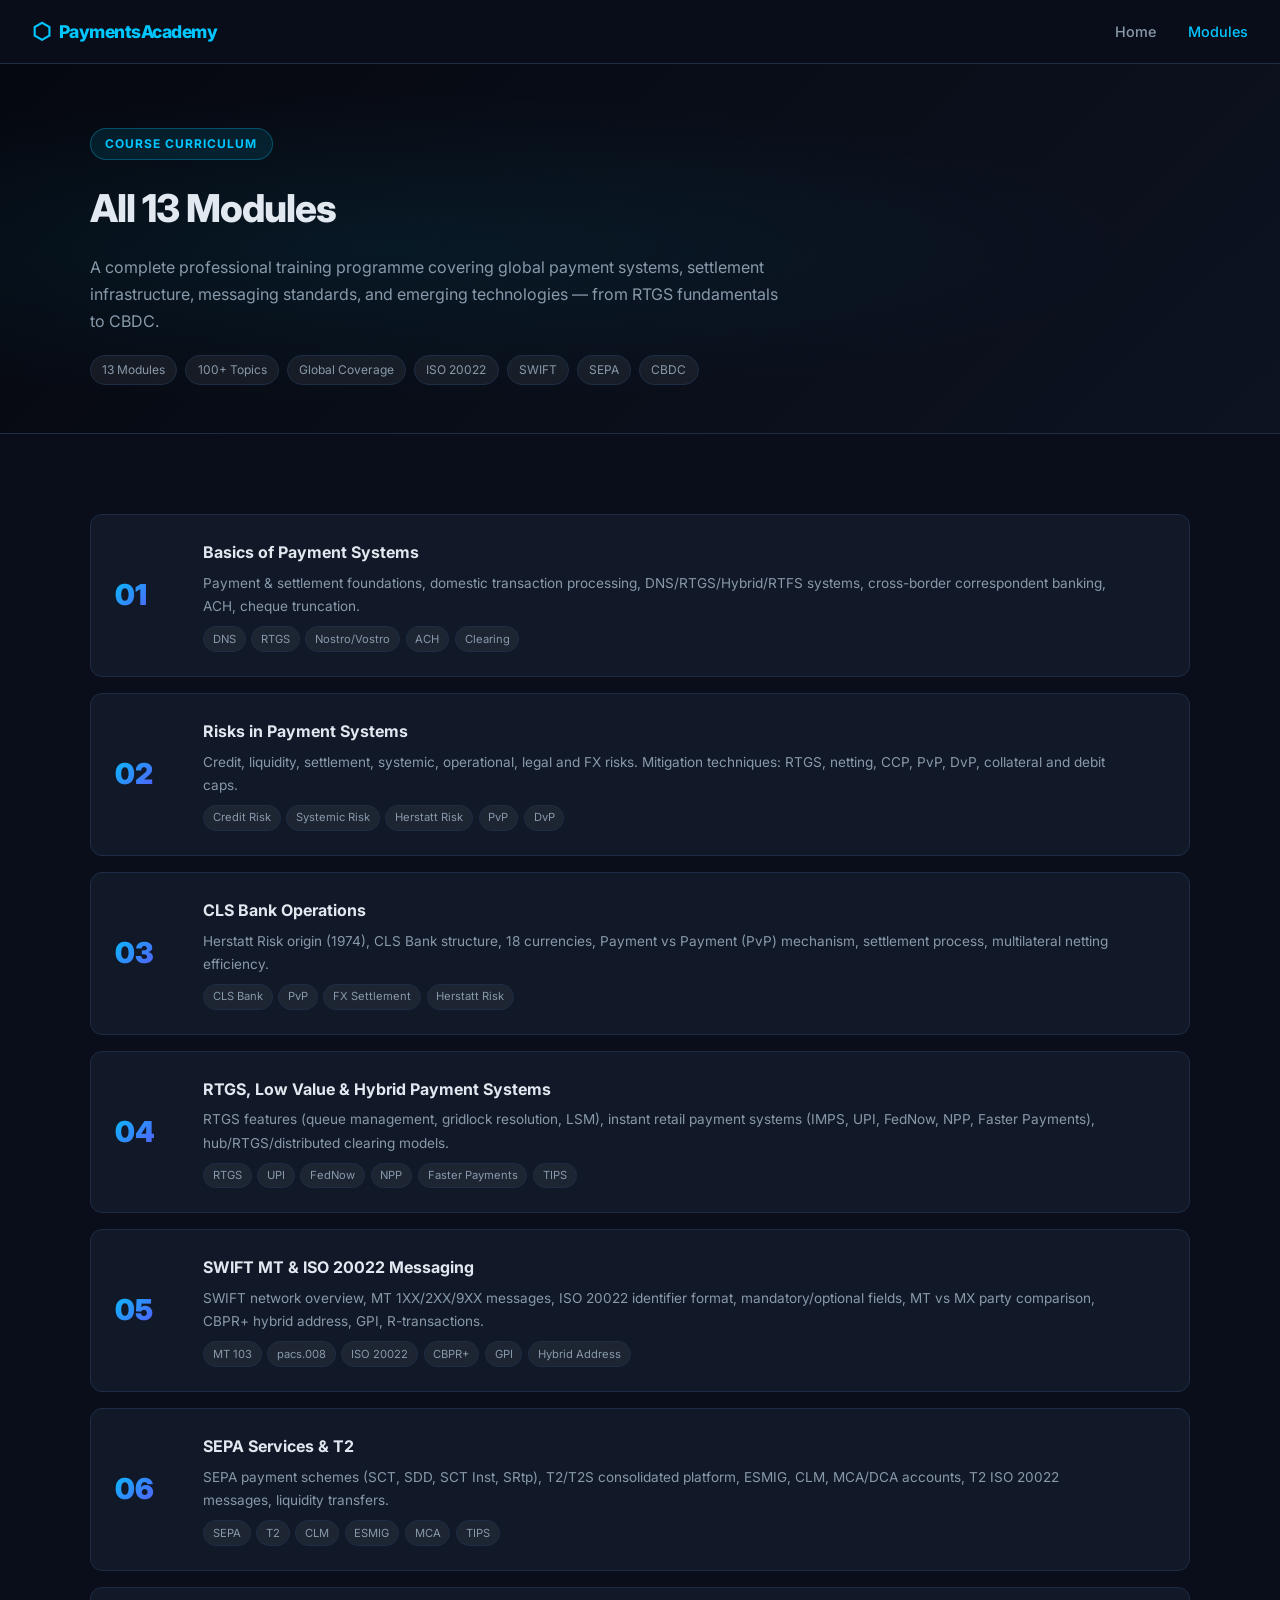
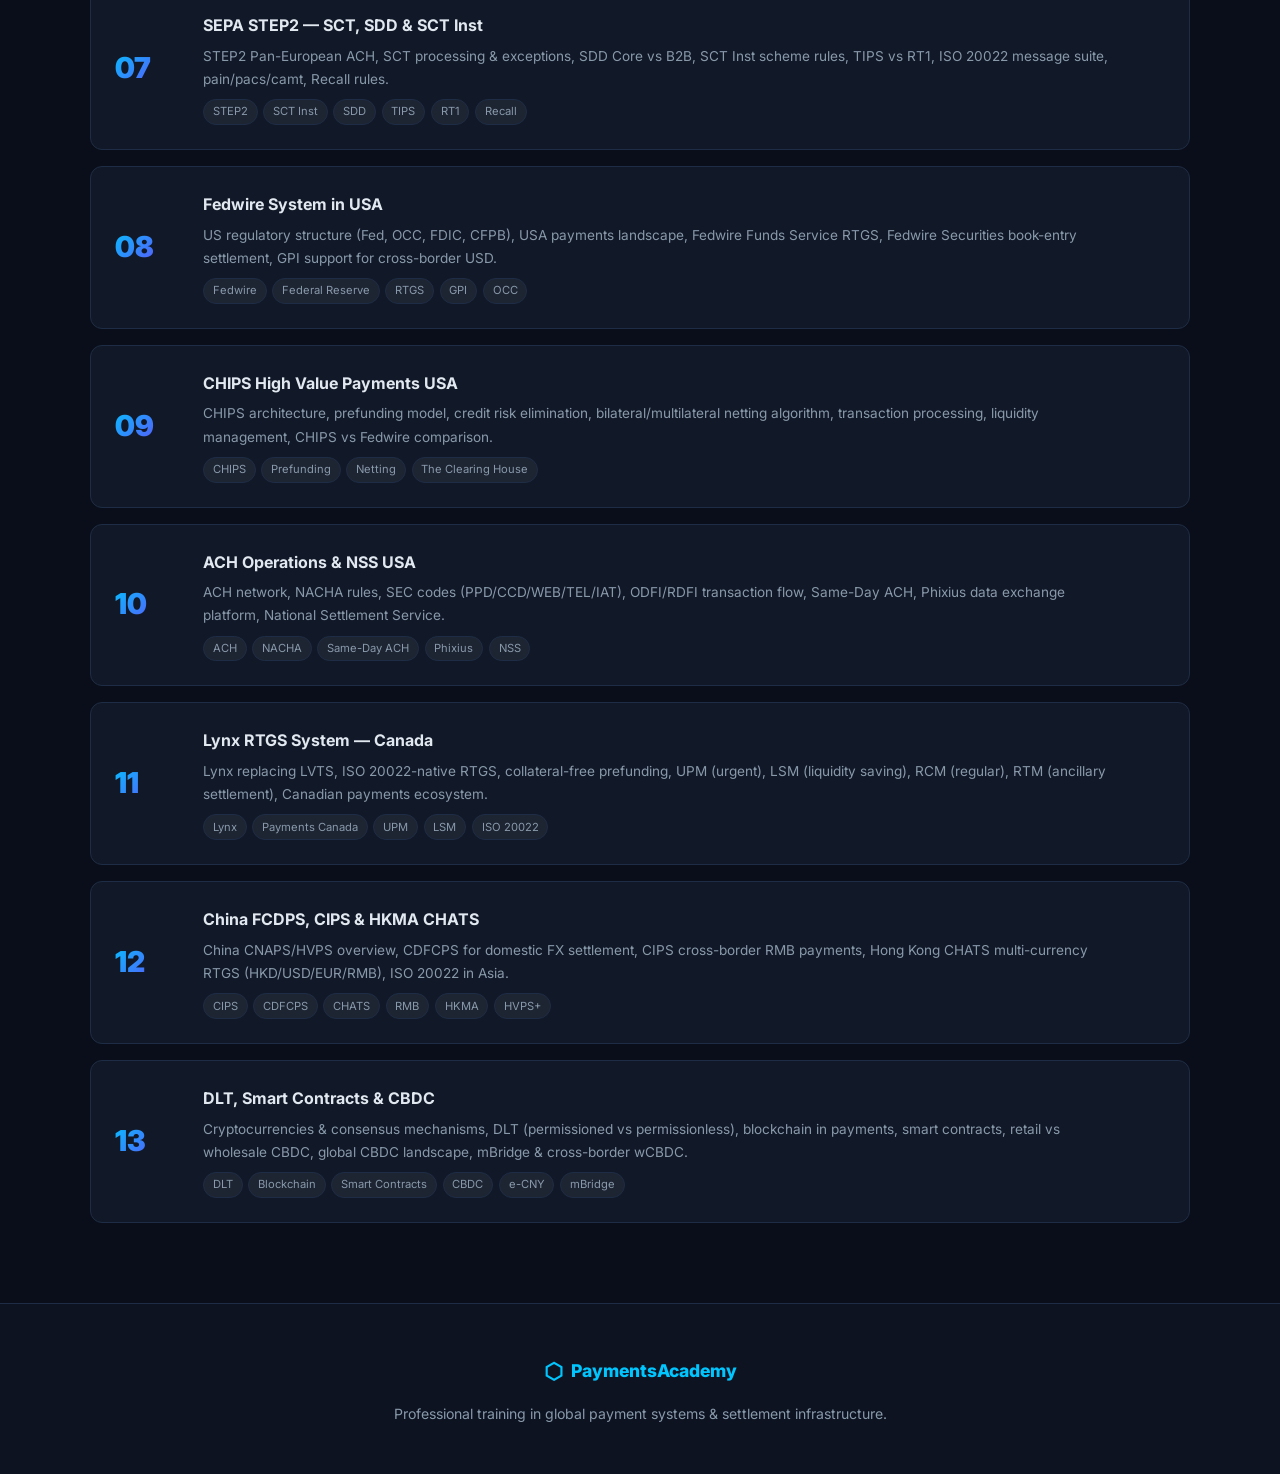
<file: modules.html>
<!DOCTYPE html>
<html lang="en">
<head><meta charset="UTF-8"/><meta name="viewport" content="width=device-width,initial-scale=1.0"/>
<title>All Modules — PaymentsAcademy</title>
<link rel="stylesheet" href="styles.css"/></head>
<body>
<nav class="navbar" id="navbar"><div class="nav-inner"><a href="index.html" class="nav-logo"><span class="logo-icon">⬡</span>PaymentsAcademy</a><button class="hamburger" id="hamburger">&#9776;</button><ul class="nav-links" id="nav-links"><li><a href="index.html">Home</a></li><li><a href="modules.html" class="active">Modules</a></li></ul></div></nav>

<div class="module-hero" style="padding:4rem 2rem 3rem;">
  <div class="module-hero-inner">
    <div class="module-tag">Course Curriculum</div>
    <h1>All 13 Modules</h1>
    <p>A complete professional training programme covering global payment systems, settlement infrastructure, messaging standards, and emerging technologies — from RTGS fundamentals to CBDC.</p>
    <div class="module-tags"><span>13 Modules</span><span>100+ Topics</span><span>Global Coverage</span><span>ISO 20022</span><span>SWIFT</span><span>SEPA</span><span>CBDC</span></div>
  </div>
</div>

<section class="section"><div class="container">
  <div class="modules-grid fade-in">

    <a href="module1.html" class="module-card">
      <div class="mc-num">01</div>
      <div class="mc-body">
        <h3>Basics of Payment Systems</h3>
        <p>Payment &amp; settlement foundations, domestic transaction processing, DNS/RTGS/Hybrid/RTFS systems, cross-border correspondent banking, ACH, cheque truncation.</p>
        <div class="mc-tags"><span>DNS</span><span>RTGS</span><span>Nostro/Vostro</span><span>ACH</span><span>Clearing</span></div>
      </div>
      <div class="mc-arrow">→</div>
    </a>

    <a href="module2.html" class="module-card">
      <div class="mc-num">02</div>
      <div class="mc-body">
        <h3>Risks in Payment Systems</h3>
        <p>Credit, liquidity, settlement, systemic, operational, legal and FX risks. Mitigation techniques: RTGS, netting, CCP, PvP, DvP, collateral and debit caps.</p>
        <div class="mc-tags"><span>Credit Risk</span><span>Systemic Risk</span><span>Herstatt Risk</span><span>PvP</span><span>DvP</span></div>
      </div>
      <div class="mc-arrow">→</div>
    </a>

    <a href="module3.html" class="module-card">
      <div class="mc-num">03</div>
      <div class="mc-body">
        <h3>CLS Bank Operations</h3>
        <p>Herstatt Risk origin (1974), CLS Bank structure, 18 currencies, Payment vs Payment (PvP) mechanism, settlement process, multilateral netting efficiency.</p>
        <div class="mc-tags"><span>CLS Bank</span><span>PvP</span><span>FX Settlement</span><span>Herstatt Risk</span></div>
      </div>
      <div class="mc-arrow">→</div>
    </a>

    <a href="module4.html" class="module-card">
      <div class="mc-num">04</div>
      <div class="mc-body">
        <h3>RTGS, Low Value &amp; Hybrid Payment Systems</h3>
        <p>RTGS features (queue management, gridlock resolution, LSM), instant retail payment systems (IMPS, UPI, FedNow, NPP, Faster Payments), hub/RTGS/distributed clearing models.</p>
        <div class="mc-tags"><span>RTGS</span><span>UPI</span><span>FedNow</span><span>NPP</span><span>Faster Payments</span><span>TIPS</span></div>
      </div>
      <div class="mc-arrow">→</div>
    </a>

    <a href="module5.html" class="module-card">
      <div class="mc-num">05</div>
      <div class="mc-body">
        <h3>SWIFT MT &amp; ISO 20022 Messaging</h3>
        <p>SWIFT network overview, MT 1XX/2XX/9XX messages, ISO 20022 identifier format, mandatory/optional fields, MT vs MX party comparison, CBPR+ hybrid address, GPI, R-transactions.</p>
        <div class="mc-tags"><span>MT 103</span><span>pacs.008</span><span>ISO 20022</span><span>CBPR+</span><span>GPI</span><span>Hybrid Address</span></div>
      </div>
      <div class="mc-arrow">→</div>
    </a>

    <a href="module6.html" class="module-card">
      <div class="mc-num">06</div>
      <div class="mc-body">
        <h3>SEPA Services &amp; T2</h3>
        <p>SEPA payment schemes (SCT, SDD, SCT Inst, SRtp), T2/T2S consolidated platform, ESMIG, CLM, MCA/DCA accounts, T2 ISO 20022 messages, liquidity transfers.</p>
        <div class="mc-tags"><span>SEPA</span><span>T2</span><span>CLM</span><span>ESMIG</span><span>MCA</span><span>TIPS</span></div>
      </div>
      <div class="mc-arrow">→</div>
    </a>

    <a href="module7.html" class="module-card">
      <div class="mc-num">07</div>
      <div class="mc-body">
        <h3>SEPA STEP2 — SCT, SDD &amp; SCT Inst</h3>
        <p>STEP2 Pan-European ACH, SCT processing &amp; exceptions, SDD Core vs B2B, SCT Inst scheme rules, TIPS vs RT1, ISO 20022 message suite, pain/pacs/camt, Recall rules.</p>
        <div class="mc-tags"><span>STEP2</span><span>SCT Inst</span><span>SDD</span><span>TIPS</span><span>RT1</span><span>Recall</span></div>
      </div>
      <div class="mc-arrow">→</div>
    </a>

    <a href="module8.html" class="module-card">
      <div class="mc-num">08</div>
      <div class="mc-body">
        <h3>Fedwire System in USA</h3>
        <p>US regulatory structure (Fed, OCC, FDIC, CFPB), USA payments landscape, Fedwire Funds Service RTGS, Fedwire Securities book-entry settlement, GPI support for cross-border USD.</p>
        <div class="mc-tags"><span>Fedwire</span><span>Federal Reserve</span><span>RTGS</span><span>GPI</span><span>OCC</span></div>
      </div>
      <div class="mc-arrow">→</div>
    </a>

    <a href="module9.html" class="module-card">
      <div class="mc-num">09</div>
      <div class="mc-body">
        <h3>CHIPS High Value Payments USA</h3>
        <p>CHIPS architecture, prefunding model, credit risk elimination, bilateral/multilateral netting algorithm, transaction processing, liquidity management, CHIPS vs Fedwire comparison.</p>
        <div class="mc-tags"><span>CHIPS</span><span>Prefunding</span><span>Netting</span><span>The Clearing House</span></div>
      </div>
      <div class="mc-arrow">→</div>
    </a>

    <a href="module10.html" class="module-card">
      <div class="mc-num">10</div>
      <div class="mc-body">
        <h3>ACH Operations &amp; NSS USA</h3>
        <p>ACH network, NACHA rules, SEC codes (PPD/CCD/WEB/TEL/IAT), ODFI/RDFI transaction flow, Same-Day ACH, Phixius data exchange platform, National Settlement Service.</p>
        <div class="mc-tags"><span>ACH</span><span>NACHA</span><span>Same-Day ACH</span><span>Phixius</span><span>NSS</span></div>
      </div>
      <div class="mc-arrow">→</div>
    </a>

    <a href="module11.html" class="module-card">
      <div class="mc-num">11</div>
      <div class="mc-body">
        <h3>Lynx RTGS System — Canada</h3>
        <p>Lynx replacing LVTS, ISO 20022-native RTGS, collateral-free prefunding, UPM (urgent), LSM (liquidity saving), RCM (regular), RTM (ancillary settlement), Canadian payments ecosystem.</p>
        <div class="mc-tags"><span>Lynx</span><span>Payments Canada</span><span>UPM</span><span>LSM</span><span>ISO 20022</span></div>
      </div>
      <div class="mc-arrow">→</div>
    </a>

    <a href="module12.html" class="module-card">
      <div class="mc-num">12</div>
      <div class="mc-body">
        <h3>China FCDPS, CIPS &amp; HKMA CHATS</h3>
        <p>China CNAPS/HVPS overview, CDFCPS for domestic FX settlement, CIPS cross-border RMB payments, Hong Kong CHATS multi-currency RTGS (HKD/USD/EUR/RMB), ISO 20022 in Asia.</p>
        <div class="mc-tags"><span>CIPS</span><span>CDFCPS</span><span>CHATS</span><span>RMB</span><span>HKMA</span><span>HVPS+</span></div>
      </div>
      <div class="mc-arrow">→</div>
    </a>

    <a href="module13.html" class="module-card">
      <div class="mc-num">13</div>
      <div class="mc-body">
        <h3>DLT, Smart Contracts &amp; CBDC</h3>
        <p>Cryptocurrencies &amp; consensus mechanisms, DLT (permissioned vs permissionless), blockchain in payments, smart contracts, retail vs wholesale CBDC, global CBDC landscape, mBridge &amp; cross-border wCBDC.</p>
        <div class="mc-tags"><span>DLT</span><span>Blockchain</span><span>Smart Contracts</span><span>CBDC</span><span>e-CNY</span><span>mBridge</span></div>
      </div>
      <div class="mc-arrow">→</div>
    </a>

  </div>
</div></section>

<footer class="footer"><div class="footer-inner"><div class="footer-brand"><span class="logo-icon">⬡</span>PaymentsAcademy</div><p>Professional training in global payment systems &amp; settlement infrastructure.</p></div></footer>
<script src="main.js"></script>
</body></html>
</file>
<file: styles.css>
/* ============================================
   PAYMENTS ACADEMY — GLOBAL STYLES
   ============================================ */
@import url('https://fonts.googleapis.com/css2?family=Inter:wght@300;400;500;600;700;800;900&display=swap');

*, *::before, *::after { box-sizing: border-box; margin: 0; padding: 0; }

:root {
  --bg:        #0a0e1a;
  --bg2:       #0d1321;
  --bg3:       #111827;
  --border:    #1e2d45;
  --accent:    #00c6ff;
  --accent2:   #7b2ff7;
  --accent3:   #00e5a0;
  --text:      #e2e8f0;
  --text-muted:#8899aa;
  --gold:      #f59e0b;
  --red:       #ef4444;
  --green:     #10b981;
  --radius:    12px;
  --shadow:    0 4px 24px rgba(0,0,0,0.4);
}

html { scroll-behavior: smooth; }
body { font-family: 'Inter', sans-serif; background: var(--bg); color: var(--text); line-height: 1.7; font-size: 16px; }

/* ---- NAVBAR ---- */
.navbar {
  position: sticky; top: 0; z-index: 1000;
  background: rgba(10,14,26,0.95); backdrop-filter: blur(12px);
  border-bottom: 1px solid var(--border);
  padding: 0 2rem; height: 64px;
  display: flex; align-items: center;
  transition: box-shadow .3s;
}
.navbar.scrolled { box-shadow: 0 4px 32px rgba(0,0,0,0.6); }
.nav-inner { max-width: 1280px; width: 100%; margin: 0 auto; display: flex; align-items: center; justify-content: space-between; }
.nav-logo { display: flex; align-items: center; gap: .5rem; font-weight: 800; font-size: 1.1rem; color: var(--accent); text-decoration: none; letter-spacing: -.5px; }
.logo-icon { font-size: 1.4rem; }
.nav-links { display: flex; list-style: none; gap: 2rem; }
.nav-links a { color: var(--text-muted); text-decoration: none; font-weight: 500; font-size: .9rem; transition: color .2s; }
.nav-links a:hover, .nav-links a.active { color: var(--accent); }
.hamburger { display: none; background: none; border: none; color: var(--text); font-size: 1.5rem; cursor: pointer; }

/* ---- HERO ---- */
.hero {
  min-height: 92vh; display: flex; align-items: center;
  background: linear-gradient(135deg, #05080f 0%, #0d1321 50%, #0a0e1a 100%);
  position: relative; overflow: hidden; padding: 4rem 2rem;
}
.hero::before {
  content: ''; position: absolute; inset: 0;
  background: radial-gradient(ellipse at 70% 50%, rgba(0,198,255,.08) 0%, transparent 60%),
              radial-gradient(ellipse at 20% 80%, rgba(123,47,247,.06) 0%, transparent 50%);
}
.hero-inner { max-width: 1280px; margin: 0 auto; width: 100%; display: grid; grid-template-columns: 1fr 1fr; gap: 4rem; align-items: center; position: relative; z-index: 1; }
.hero-badge { display: inline-flex; align-items: center; gap: .5rem; background: rgba(0,198,255,.1); border: 1px solid rgba(0,198,255,.3); color: var(--accent); padding: .35rem 1rem; border-radius: 100px; font-size: .8rem; font-weight: 600; letter-spacing: .5px; text-transform: uppercase; margin-bottom: 1.5rem; }
.hero h1 { font-size: clamp(2rem, 4vw, 3.2rem); font-weight: 900; line-height: 1.1; letter-spacing: -1.5px; margin-bottom: 1.2rem; }
.hero h1 span { background: linear-gradient(135deg, var(--accent), var(--accent2)); -webkit-background-clip: text; -webkit-text-fill-color: transparent; }
.hero-sub { font-size: 1.05rem; color: var(--text-muted); max-width: 520px; margin-bottom: 2rem; }
.hero-stats { display: flex; gap: 2.5rem; margin-bottom: 2.5rem; }
.stat-num { display: block; font-size: 2rem; font-weight: 800; color: var(--accent); }
.stat-label { font-size: .8rem; color: var(--text-muted); text-transform: uppercase; letter-spacing: .5px; }
.btn-primary { display: inline-block; background: linear-gradient(135deg, var(--accent), #0090cc); color: #fff; font-weight: 700; padding: .85rem 2rem; border-radius: 8px; text-decoration: none; font-size: .95rem; transition: transform .2s, box-shadow .2s; }
.btn-primary:hover { transform: translateY(-2px); box-shadow: 0 8px 24px rgba(0,198,255,.35); }
.btn-secondary { display: inline-block; border: 1px solid var(--border); color: var(--text); font-weight: 600; padding: .8rem 1.8rem; border-radius: 8px; text-decoration: none; font-size: .9rem; transition: border-color .2s, color .2s; margin-left: 1rem; }
.btn-secondary:hover { border-color: var(--accent); color: var(--accent); }

/* Hero visual */
.hero-visual { display: flex; justify-content: center; align-items: center; }
.globe-wrap { position: relative; width: 320px; height: 320px; }
.globe-ring { position: absolute; border-radius: 50%; border: 1px solid rgba(0,198,255,.2); top: 50%; left: 50%; transform: translate(-50%,-50%); animation: spin 20s linear infinite; }
.ring1 { width: 100%; height: 100%; border-color: rgba(0,198,255,.15); }
.ring2 { width: 75%; height: 75%; border-color: rgba(123,47,247,.2); animation-duration: 14s; animation-direction: reverse; }
.ring3 { width: 50%; height: 50%; border-color: rgba(0,229,160,.2); animation-duration: 9s; }
.globe-center { position: absolute; top: 50%; left: 50%; transform: translate(-50%,-50%); width: 80px; height: 80px; background: linear-gradient(135deg, var(--accent), var(--accent2)); border-radius: 50%; display: flex; align-items: center; justify-content: center; font-size: 2rem; box-shadow: 0 0 40px rgba(0,198,255,.4); }
@keyframes spin { from { transform: translate(-50%,-50%) rotate(0deg); } to { transform: translate(-50%,-50%) rotate(360deg); } }

/* Module hero */
.module-hero {
  background: linear-gradient(135deg, #05080f 0%, #0d1321 100%);
  padding: 5rem 2rem 3rem; position: relative; overflow: hidden;
  border-bottom: 1px solid var(--border);
}
.module-hero::before {
  content: ''; position: absolute; inset: 0;
  background: radial-gradient(ellipse at 30% 50%, rgba(0,198,255,.07) 0%, transparent 60%);
}
.module-hero-inner { max-width: 1100px; margin: 0 auto; position: relative; z-index: 1; }
.module-num { font-size: 5rem; font-weight: 900; color: rgba(0,198,255,.1); line-height: 1; position: absolute; right: 0; top: -1rem; }
.module-tag { display: inline-block; background: rgba(0,198,255,.1); border: 1px solid rgba(0,198,255,.3); color: var(--accent); padding: .3rem .9rem; border-radius: 100px; font-size: .75rem; font-weight: 700; letter-spacing: 1px; text-transform: uppercase; margin-bottom: 1rem; }
.module-hero h1 { font-size: clamp(1.6rem, 3vw, 2.5rem); font-weight: 800; letter-spacing: -1px; margin-bottom: .8rem; }
.module-hero p { color: var(--text-muted); max-width: 700px; font-size: 1rem; }
.module-tags { display: flex; flex-wrap: wrap; gap: .5rem; margin-top: 1.2rem; }
.module-tags span { background: rgba(255,255,255,.06); border: 1px solid var(--border); padding: .25rem .7rem; border-radius: 100px; font-size: .75rem; color: var(--text-muted); }

/* ---- SECTIONS ---- */
.section { padding: 5rem 2rem; }
.section.alt { background: var(--bg2); }
.container { max-width: 1100px; margin: 0 auto; }
.section-label { font-size: .75rem; font-weight: 700; text-transform: uppercase; letter-spacing: 2px; color: var(--accent); margin-bottom: .75rem; }
.section-title { font-size: clamp(1.6rem, 3vw, 2.2rem); font-weight: 800; letter-spacing: -1px; margin-bottom: 1rem; }
.section-desc { color: var(--text-muted); max-width: 680px; margin-bottom: 3rem; }

/* Topic sections inside modules */
.topic-section { margin-bottom: 3.5rem; }
.topic-section h2 { font-size: 1.5rem; font-weight: 700; color: var(--accent); margin-bottom: 1rem; padding-bottom: .5rem; border-bottom: 1px solid var(--border); display: flex; align-items: center; gap: .6rem; }
.topic-section h2 .t-num { background: linear-gradient(135deg, var(--accent), var(--accent2)); -webkit-background-clip: text; -webkit-text-fill-color: transparent; font-size: 1.2rem; font-weight: 900; }
.topic-section h3 { font-size: 1.1rem; font-weight: 700; color: var(--text); margin: 1.5rem 0 .6rem; }
.topic-section p { color: var(--text-muted); margin-bottom: .9rem; line-height: 1.8; }
.topic-section ul, .topic-section ol { color: var(--text-muted); padding-left: 1.5rem; margin-bottom: 1rem; }
.topic-section li { margin-bottom: .4rem; line-height: 1.7; }
.topic-section li strong { color: var(--text); }

/* Cards grid */
.cards-grid { display: grid; grid-template-columns: repeat(auto-fill, minmax(280px, 1fr)); gap: 1.5rem; margin: 1.5rem 0; }
.info-card { background: var(--bg3); border: 1px solid var(--border); border-radius: var(--radius); padding: 1.5rem; transition: border-color .2s, transform .2s; }
.info-card:hover { border-color: var(--accent); transform: translateY(-3px); }
.info-card .ic-icon { font-size: 1.8rem; margin-bottom: .8rem; }
.info-card h4 { font-size: 1rem; font-weight: 700; margin-bottom: .5rem; color: var(--text); }
.info-card p { font-size: .88rem; color: var(--text-muted); line-height: 1.6; }

/* Highlight boxes */
.highlight-box { background: rgba(0,198,255,.06); border: 1px solid rgba(0,198,255,.2); border-left: 4px solid var(--accent); border-radius: var(--radius); padding: 1.2rem 1.5rem; margin: 1.5rem 0; }
.highlight-box.purple { background: rgba(123,47,247,.06); border-color: rgba(123,47,247,.2); border-left-color: var(--accent2); }
.highlight-box.green { background: rgba(0,229,160,.06); border-color: rgba(0,229,160,.2); border-left-color: var(--accent3); }
.highlight-box.gold { background: rgba(245,158,11,.06); border-color: rgba(245,158,11,.2); border-left-color: var(--gold); }
.highlight-box strong { color: var(--accent); }
.highlight-box.purple strong { color: #a78bfa; }
.highlight-box.green strong { color: var(--accent3); }
.highlight-box.gold strong { color: var(--gold); }

/* Tables */
.table-wrap { overflow-x: auto; margin: 1.5rem 0; border-radius: var(--radius); border: 1px solid var(--border); }
table { width: 100%; border-collapse: collapse; font-size: .9rem; }
thead th { background: var(--bg3); color: var(--accent); font-weight: 700; padding: .9rem 1rem; text-align: left; border-bottom: 1px solid var(--border); white-space: nowrap; }
tbody td { padding: .8rem 1rem; border-bottom: 1px solid rgba(30,45,69,.6); color: var(--text-muted); vertical-align: top; }
tbody tr:last-child td { border-bottom: none; }
tbody tr:hover td { background: rgba(255,255,255,.02); color: var(--text); }
td strong { color: var(--text); }

/* Code blocks */
.code-block { background: #060a12; border: 1px solid var(--border); border-radius: var(--radius); padding: 1.2rem 1.5rem; margin: 1.5rem 0; overflow-x: auto; font-family: 'Courier New', monospace; font-size: .85rem; line-height: 1.7; }
.code-block .xml-tag { color: #79c0ff; }
.code-block .xml-val { color: #a5d6ff; }
.code-block .comment { color: #6e7f8d; font-style: italic; }
.code-block .label { color: var(--accent3); font-weight: 700; }

/* Flow steps */
.flow-steps { display: flex; flex-direction: column; gap: 1rem; margin: 1.5rem 0; }
.flow-step { display: grid; grid-template-columns: 48px 1fr; gap: 1rem; align-items: flex-start; }
.step-num { width: 48px; height: 48px; background: linear-gradient(135deg, var(--accent), var(--accent2)); border-radius: 50%; display: flex; align-items: center; justify-content: center; font-weight: 800; font-size: .9rem; color: #fff; flex-shrink: 0; margin-top: .15rem; }
.step-body h4 { font-size: .95rem; font-weight: 700; margin-bottom: .25rem; }
.step-body p { font-size: .88rem; color: var(--text-muted); margin: 0; }

/* Two-col layout */
.two-col { display: grid; grid-template-columns: 1fr 1fr; gap: 2rem; margin: 1.5rem 0; }
.three-col { display: grid; grid-template-columns: repeat(3, 1fr); gap: 1.5rem; margin: 1.5rem 0; }

/* Stat boxes */
.stat-box { background: var(--bg3); border: 1px solid var(--border); border-radius: var(--radius); padding: 1.2rem; text-align: center; }
.stat-box .sb-num { font-size: 2rem; font-weight: 900; background: linear-gradient(135deg, var(--accent), var(--accent2)); -webkit-background-clip: text; -webkit-text-fill-color: transparent; }
.stat-box .sb-label { font-size: .8rem; color: var(--text-muted); margin-top: .25rem; }

/* Overview cards (homepage) */
.overview-grid { display: grid; grid-template-columns: repeat(auto-fill, minmax(260px, 1fr)); gap: 1.5rem; }
.overview-card { background: var(--bg3); border: 1px solid var(--border); border-radius: var(--radius); padding: 2rem; transition: border-color .25s, transform .25s; }
.overview-card:hover { border-color: var(--accent); transform: translateY(-4px); }
.ov-icon { font-size: 2rem; margin-bottom: 1rem; }
.overview-card h3 { font-size: 1.05rem; font-weight: 700; margin-bottom: .5rem; }
.overview-card p { font-size: .88rem; color: var(--text-muted); line-height: 1.6; }

/* Module cards (homepage curriculum) */
.modules-grid { display: flex; flex-direction: column; gap: 1rem; }
.module-card { display: grid; grid-template-columns: 64px 1fr 32px; gap: 1.5rem; align-items: center; background: var(--bg3); border: 1px solid var(--border); border-radius: var(--radius); padding: 1.5rem; text-decoration: none; color: var(--text); transition: border-color .2s, transform .2s, background .2s; }
.module-card:hover { border-color: var(--accent); transform: translateX(4px); background: rgba(0,198,255,.03); }
.mc-num { font-size: 1.8rem; font-weight: 900; background: linear-gradient(135deg, var(--accent), var(--accent2)); -webkit-background-clip: text; -webkit-text-fill-color: transparent; }
.mc-body h3 { font-size: 1rem; font-weight: 700; margin-bottom: .35rem; }
.mc-body p { font-size: .85rem; color: var(--text-muted); margin: 0 0 .5rem; }
.mc-tags { display: flex; flex-wrap: wrap; gap: .35rem; }
.mc-tags span { background: rgba(255,255,255,.05); border: 1px solid var(--border); padding: .15rem .55rem; border-radius: 100px; font-size: .7rem; color: var(--text-muted); }
.mc-arrow { color: var(--accent); font-size: 1.2rem; opacity: 0; transition: opacity .2s; }
.module-card:hover .mc-arrow { opacity: 1; }

/* Module nav (prev/next) */
.module-nav { display: flex; justify-content: space-between; gap: 1rem; margin-top: 4rem; padding-top: 2rem; border-top: 1px solid var(--border); }
.module-nav a { display: flex; align-items: center; gap: .75rem; background: var(--bg3); border: 1px solid var(--border); border-radius: var(--radius); padding: 1rem 1.5rem; text-decoration: none; color: var(--text); transition: border-color .2s; max-width: 45%; }
.module-nav a:hover { border-color: var(--accent); }
.module-nav a span { font-size: .75rem; color: var(--text-muted); display: block; margin-bottom: .2rem; }
.module-nav a strong { font-size: .9rem; }
.module-nav a.next { text-align: right; flex-direction: row-reverse; margin-left: auto; }

/* Tag pills */
.tag { display: inline-block; background: rgba(0,198,255,.1); border: 1px solid rgba(0,198,255,.25); color: var(--accent); padding: .2rem .65rem; border-radius: 100px; font-size: .75rem; font-weight: 600; margin: .2rem; }
.tag.purple { background: rgba(123,47,247,.1); border-color: rgba(123,47,247,.25); color: #a78bfa; }
.tag.green { background: rgba(0,229,160,.1); border-color: rgba(0,229,160,.25); color: var(--accent3); }
.tag.gold { background: rgba(245,158,11,.1); border-color: rgba(245,158,11,.25); color: var(--gold); }

/* Footer */
.footer { background: var(--bg2); border-top: 1px solid var(--border); padding: 3rem 2rem; text-align: center; }
.footer-inner { max-width: 1100px; margin: 0 auto; }
.footer-brand { display: flex; align-items: center; justify-content: center; gap: .5rem; font-weight: 800; font-size: 1.1rem; color: var(--accent); margin-bottom: .75rem; }
.footer p { color: var(--text-muted); font-size: .88rem; }

/* Animations */
.fade-in { opacity: 0; transform: translateY(20px); transition: opacity .6s ease, transform .6s ease; }
.fade-in.visible { opacity: 1; transform: translateY(0); }

/* ---- RESPONSIVE ---- */
@media (max-width: 900px) {
  .hero-inner { grid-template-columns: 1fr; }
  .hero-visual { display: none; }
  .two-col, .three-col { grid-template-columns: 1fr; }
  .module-nav { flex-direction: column; }
  .module-nav a { max-width: 100%; }
}
@media (max-width: 640px) {
  .nav-links { display: none; flex-direction: column; position: absolute; top: 64px; left: 0; right: 0; background: var(--bg2); border-bottom: 1px solid var(--border); padding: 1rem 2rem; gap: 1rem; }
  .nav-links.open { display: flex; }
  .hamburger { display: block; }
  .hero-stats { gap: 1.5rem; }
  .module-card { grid-template-columns: 48px 1fr; }
  .mc-arrow { display: none; }
}
</file>
